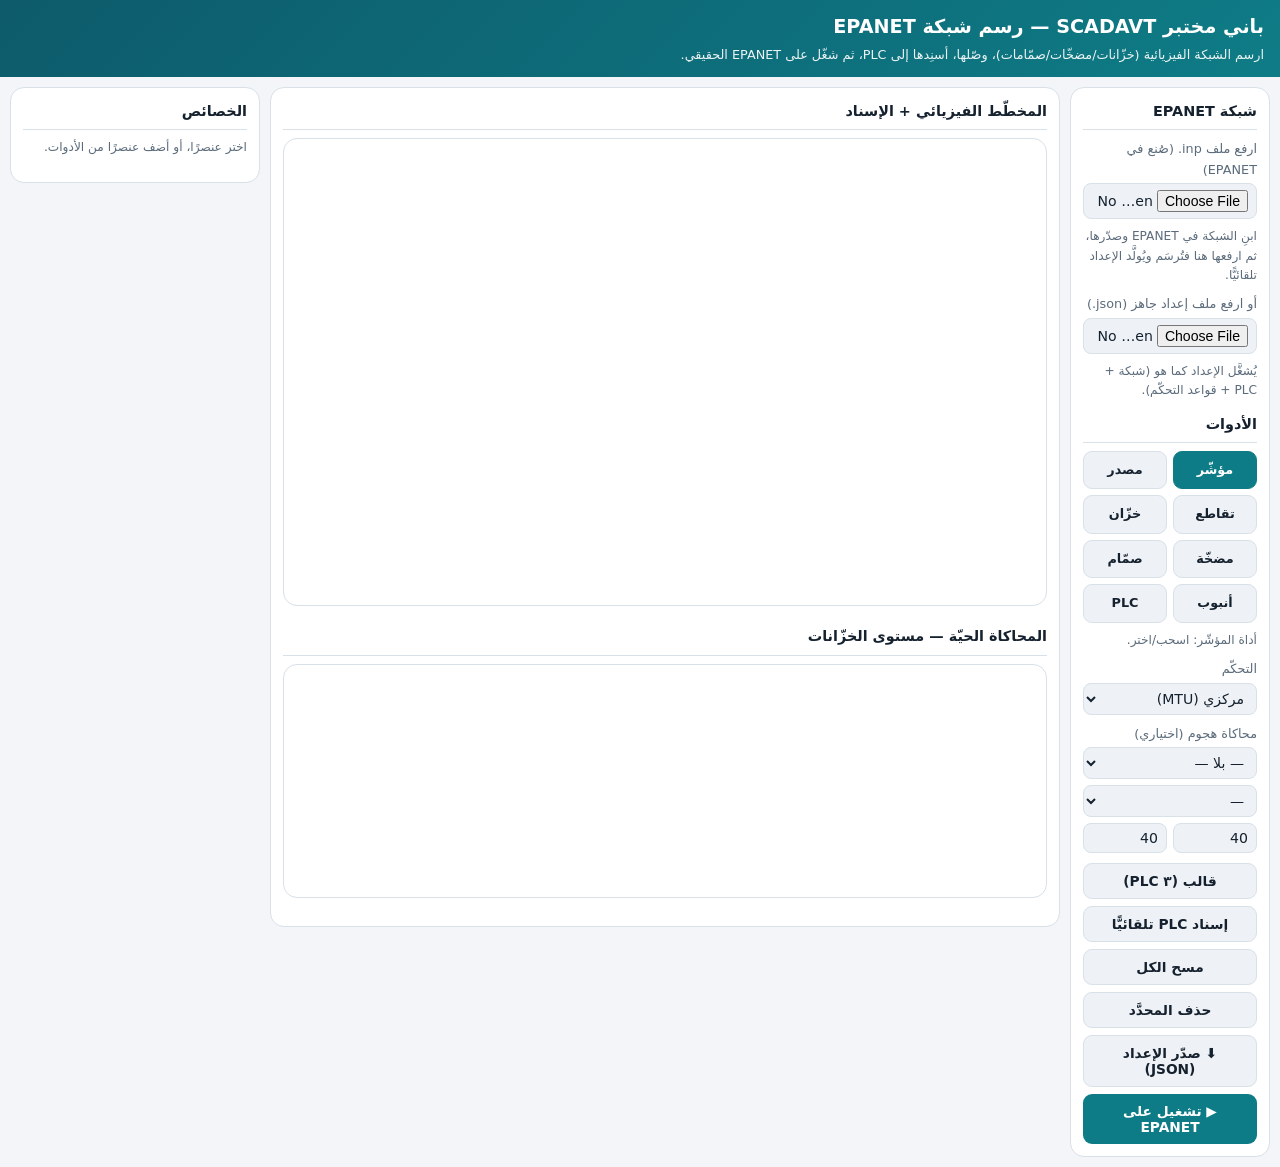
<file: scadavt/labui/static/index.html>
<!doctype html>
<html lang="ar" dir="rtl">
<head>
<meta charset="utf-8">
<title>باني مختبر SCADAVT</title>
<meta name="viewport" content="width=device-width, initial-scale=1">
<style>
:root{--bg:#f3f5f8;--surface:#fff;--sunken:#eef2f6;--ink:#15212e;--muted:#5b6b7b;--line:#d8e0e8;
 --brand:#0d5b6b;--brand2:#0e7c86;--on:#b4531f;--ok:#1c7d4d;--crit:#b0322a;--vio:#7a4fb0;
 --c0:#0e7c86;--c1:#b4531f;--c2:#3b6fb6;--c3:#8a4fb4;--c4:#1c7d4d;--c5:#b07d1f;
 --f:"IBM Plex Sans Arabic",system-ui,"Segoe UI",sans-serif;--m:"IBM Plex Mono",ui-monospace,monospace}
@media(prefers-color-scheme:dark){:root:not([data-theme=light]){--bg:#0c131a;--surface:#141e27;--sunken:#1a2630;
 --ink:#e7eef3;--muted:#93a4b4;--line:#283642;--brand:#3fb6c4;--brand2:#49c3cf;--on:#e5894f;--ok:#58c48b;--crit:#ef6a5a;--vio:#b78fe0;
 --c0:#49c3cf;--c1:#e5894f;--c2:#6fa8e0;--c3:#b78fe0;--c4:#58c48b;--c5:#d9b45a;color-scheme:dark}}
*{box-sizing:border-box}body{margin:0;background:var(--bg);color:var(--ink);font-family:var(--f);line-height:1.6}
header{background:linear-gradient(135deg,var(--brand),var(--brand2));color:#fff;padding:12px 16px}
header h1{margin:0;font-size:1.2rem}header p{margin:2px 0 0;font-size:.8rem;opacity:.92}
.app{display:grid;grid-template-columns:200px 1fr 250px;gap:10px;padding:10px;align-items:start}
.panel{background:var(--surface);border:1px solid var(--line);border-radius:14px;padding:12px}
.panel h2{font-size:.9rem;margin:0 0 8px;padding-bottom:6px;border-bottom:1px solid var(--line)}
label{font-size:.8rem;color:var(--muted);display:block;margin:9px 0 3px}
input,select{width:100%;padding:6px 8px;border:1px solid var(--line);border-radius:8px;background:var(--sunken);color:var(--ink);font-family:var(--f);font-size:.88rem}
.tools{display:grid;grid-template-columns:1fr 1fr;gap:6px}
.tool{background:var(--sunken);border:1px solid var(--line);color:var(--ink);border-radius:9px;padding:8px 4px;font-size:.8rem;font-weight:700;cursor:pointer;text-align:center}
.tool.on{background:var(--brand2);color:#fff;border-color:var(--brand2)}
button{font-family:var(--f);border:0;border-radius:9px;padding:9px 12px;font-weight:700;cursor:pointer;font-size:.86rem}
.b{background:var(--sunken);color:var(--ink);border:1px solid var(--line)}.bp{background:var(--brand2);color:#fff}
.stack{display:flex;flex-direction:column;gap:7px;margin-top:10px}
svg{width:100%;height:auto;background:var(--surface);border:1px solid var(--line);border-radius:14px;touch-action:none}
#cv{cursor:crosshair}.node{cursor:grab}
.hint{font-size:.76rem;color:var(--muted);margin-top:8px}
.msg{font-size:.8rem;padding:7px 9px;border-radius:8px;margin-top:8px}
.msg.ok{background:color-mix(in srgb,var(--ok) 15%,transparent);color:var(--ok)}
.msg.err{background:color-mix(in srgb,var(--crit) 15%,transparent);color:var(--crit)}
.leg{display:flex;flex-wrap:wrap;gap:10px;font-size:.74rem;color:var(--muted);margin-top:8px}
.leg i{display:inline-block;width:16px;border-top:3px solid;vertical-align:middle;margin-inline-end:4px}
svg text{fill:var(--ink)}
.row{display:flex;gap:6px}
@media(max-width:860px){.app{grid-template-columns:1fr}}
</style>
</head>
<body>
<header><h1>باني مختبر SCADAVT — رسم شبكة EPANET</h1>
<p>ارسم الشبكة الفيزيائية (خزّانات/مضخّات/صمّامات)، وصّلها، أسنِدها إلى PLC، ثم شغّل على EPANET الحقيقي.</p></header>
<div class="app">
  <!-- palette -->
  <div class="panel">
    <h2>شبكة EPANET</h2>
    <label>ارفع ملف ‎.inp‎ (صُنع في EPANET)</label>
    <input type="file" accept=".inp,.txt" id="inpfile"
           onchange="if(this.files[0])uploadInp(this.files[0])">
    <div class="hint">ابنِ الشبكة في EPANET وصدّرها، ثم ارفعها هنا فتُرسَم ويُولَّد الإعداد تلقائيًّا.</div>
    <label>أو ارفع ملف إعداد جاهز (‎.json‎)</label>
    <input type="file" accept=".json" id="cfgfile"
           onchange="if(this.files[0])uploadCfg(this.files[0])">
    <div class="hint">يُشغَّل الإعداد كما هو (شبكة + PLC + قواعد التحكّم).</div>
    <h2 style="margin-top:12px">الأدوات</h2>
    <div class="tools" id="tools"></div>
    <div class="hint" id="toolhint">أداة المؤشّر: اسحب/اختر.</div>
    <label>التحكّم</label>
    <select id="placement" onchange="state.placement=this.value;state.mtu=(this.value=='mtu')">
      <option value="mtu">مركزي (MTU)</option>
      <option value="plc">محلّي (بلا MTU)</option>
      <option value="distributed">موزّع</option>
    </select>
    <label>محاكاة هجوم (اختياري)</label>
    <select id="atkkind"><option value="">— بلا —</option>
      <option value="dos">DoS (تجميد)</option><option value="integrity">سلامة (إطفاء قسري)</option></select>
    <select id="atktgt" style="margin-top:6px"></select>
    <div class="row" style="margin-top:6px">
      <input id="atkstart" type="number" value="40" title="بداية"><input id="atkdur" type="number" value="40" title="مدّة"></div>
    <div class="stack">
      <button class="b" onclick="loadTemplate()">قالب (٣ PLC)</button>
      <button class="b" onclick="autoAssign()">إسناد PLC تلقائيًّا</button>
      <button class="b" onclick="clearAll()">مسح الكل</button>
      <button class="b" onclick="delSel()">حذف المحدَّد</button>
      <button class="b" onclick="exportCfg()">⬇ صدّر الإعداد (JSON)</button>
      <button class="bp" onclick="run()">▶ تشغيل على EPANET</button>
    </div>
    <div id="msg"></div>
  </div>
  <!-- canvas + chart -->
  <div class="panel">
    <h2>المخطّط الفيزيائي + الإسناد</h2>
    <svg id="cv" viewBox="0 0 720 440" role="img" aria-label="لوحة الرسم"></svg>
    <h2 style="margin-top:12px">المحاكاة الحيّة — مستوى الخزّانات</h2>
    <svg id="ch" viewBox="0 0 720 220" role="img" aria-label="المحاكاة"></svg>
    <div class="leg" id="leg"></div>
  </div>
  <!-- properties -->
  <div class="panel"><h2>الخصائص</h2><div id="props"><p class="hint">اختر عنصرًا، أو أضف عنصرًا من الأدوات.</p></div></div>
</div>
<script>
const KINDS={reservoir:{t:'مصدر',node:1,col:'--on',p:{head:50}},
 junction:{t:'تقاطع',node:1,col:'--muted',p:{demand:11,elev:0}},
 tank:{t:'خزّان',node:1,col:'--brand2',p:{init:3.5,min:0.1,max:6,diam:6,elev:20}},
 pump:{t:'مضخّة',node:0,col:'--ok',p:{power:11}},
 valve:{t:'صمّام',node:0,col:'--vio',p:{vtype:'TCV',setting:5,diam:300}},
 pipe:{t:'أنبوب',node:0,col:'--line',p:{diam:300}},
 plc:{t:'PLC',node:1,col:'--brand',p:{}}};
const PFX={reservoir:'R',junction:'J',tank:'T',pump:'P',valve:'V',pipe:'PI',plc:'PLC'};
const C=['--c0','--c1','--c2','--c3','--c4','--c5'];
const cssv=v=>getComputedStyle(document.documentElement).getPropertyValue(v).trim();
const state={els:[],ctr:{},tool:'pointer',sel:null,pend:null,mtu:true,placement:'mtu',
 proto:'modbus',loadedCfg:null,levels:{},pumpOn:{}};
function dirty(){state.loadedCfg=null;}   // any edit => rebuild config from the canvas

// palette
document.getElementById('tools').innerHTML=
 `<div class="tool on" data-t="pointer">مؤشّر</div>`+
 Object.keys(KINDS).map(k=>`<div class="tool" data-t="${k}">${KINDS[k].t}</div>`).join('');
document.querySelectorAll('.tool').forEach(b=>b.onclick=()=>{state.tool=b.dataset.t;state.pend=null;
 document.querySelectorAll('.tool').forEach(x=>x.classList.toggle('on',x===b));
 document.getElementById('toolhint').textContent=
  b.dataset.t==='pointer'?'أداة المؤشّر: اسحب/اختر.':
  (KINDS[b.dataset.t].node?'انقر اللوحة لوضع العنصر.':'انقر عقدتين لوصلهما بـ'+KINDS[b.dataset.t].t+'.');});

function nid(kind){state.ctr[kind]=(state.ctr[kind]||0)+1;return PFX[kind]+state.ctr[kind];}
function el(id){return state.els.find(e=>e.id===id);}
function nodes(){return state.els.filter(e=>KINDS[e.kind].node && e.kind!=='plc');}
function plcs(){return state.els.filter(e=>e.kind==='plc');}
function nodeAt(x,y){return state.els.filter(e=>KINDS[e.kind].node)
  .find(e=>Math.hypot(e.x-x,e.y-y)<24);}

function addNode(kind,x,y){dirty();const e={id:nid(kind),kind,x,y,props:{...KINDS[kind].p},plc:null,rulesText:''};
  state.els.push(e);select(e.id);render();}
function addLink(kind,n1,n2){dirty();const e={id:nid(kind),kind,n1,n2,props:{...KINDS[kind].p},plc:null};
  state.els.push(e);select(e.id);render();}

// canvas events
const cv=document.getElementById('cv');
cv.addEventListener('pointerdown',ev=>{
  const p=pt(ev),hit=nodeAt(p.x,p.y);
  if(state.tool==='pointer'){
    if(hit){select(hit.id);const p0={x:hit.x,y:hit.y},s=p;
      const mv=e=>{const q=pt(e);hit.x=p0.x+(q.x-s.x);hit.y=p0.y+(q.y-s.y);render();};
      const up=()=>{removeEventListener('pointermove',mv);removeEventListener('pointerup',up);};
      addEventListener('pointermove',mv);addEventListener('pointerup',up);}
    else{select(null);} return;
  }
  const K=KINDS[state.tool];
  if(K.node){addNode(state.tool,p.x,p.y);}
  else{ if(!hit)return; // link: pick two nodes
    if(!state.pend){state.pend=hit.id;select(hit.id);msg('اختر العقدة الثانية…',true);}
    else if(state.pend!==hit.id){addLink(state.tool,state.pend,hit.id);state.pend=null;}}
});
function pt(e){const r=cv.getBoundingClientRect();return{x:(e.clientX-r.left)/r.width*720,y:(e.clientY-r.top)/r.height*440};}

function select(id){state.sel=id;showProps();render();}
function delSel(){if(!state.sel)return;dirty();const e=el(state.sel);
  state.els=state.els.filter(x=>x!==e && !(x.n1===e.id||x.n2===e.id));state.sel=null;showProps();render();}
function clearAll(){state.els=[];state.ctr={};state.sel=null;state.inpText=null;showProps();render();}

// ---- render ----
function render(){
  const s=[];const P=id=>el(id);
  // links
  state.els.filter(e=>!KINDS[e.kind].node).forEach(e=>{const a=P(e.n1),b=P(e.n2);if(!a||!b)return;
    const col=e.kind==='pipe'?'var(--line)':`var(${KINDS[e.kind].col})`;
    s.push(`<line x1="${a.x}" y1="${a.y}" x2="${b.x}" y2="${b.y}" stroke="${col}" stroke-width="${e.kind==='pipe'?2:3}" ${state.sel===e.id?'stroke-dasharray="2 3"':''}/>`);
    const mx=(a.x+b.x)/2,my=(a.y+b.y)/2;
    if(e.kind!=='pipe'){const on=(state.pumpOn||{})[e.id];
      const fill=(e.kind==='pump'&&on)?'var(--ok)':'var(--surface)';
      s.push(`<circle cx="${mx}" cy="${my}" r="11" fill="${fill}" stroke="${col}" stroke-width="2"/><text x="${mx}" y="${my+3}" text-anchor="middle" font-size="8" font-weight="700" fill="${(e.kind==='pump'&&on)?'#fff':'var(--ink)'}">${e.kind==='pump'?'P':'V'}</text>`);}
    s.push(`<text x="${mx}" y="${my-14}" text-anchor="middle" font-size="9" fill="var(--muted)">${e.id}${e.plc?' ['+e.plc+']':''}</text>`);});
  // nodes
  state.els.filter(e=>KINDS[e.kind].node).forEach(e=>{const col=`var(${KINDS[e.kind].col})`;
    const sel=state.sel===e.id?'stroke-width="3.5"':'stroke-width="2"';
    if(e.kind==='tank'){s.push(`<rect x="${e.x-16}" y="${e.y-16}" width="32" height="32" rx="4" fill="var(--surface)" stroke="${col}" ${sel}/>`);
      const lv=(state.levels||{})[e.id],mx=(+e.props.max||6);
      if(lv!=null){const h=Math.max(0,Math.min(1,lv/mx))*30;
        s.push(`<rect x="${e.x-15}" y="${e.y+15-h}" width="30" height="${h.toFixed(1)}" rx="2" fill="var(--brand2)" fill-opacity="0.55"/>`);}}
    else if(e.kind==='plc'){s.push(`<rect x="${e.x-20}" y="${e.y-14}" width="40" height="28" rx="6" fill="var(--surface)" stroke="${col}" ${sel}/>`);}
    else{s.push(`<circle cx="${e.x}" cy="${e.y}" r="16" fill="var(--surface)" stroke="${col}" ${sel}/>`);}
    s.push(`<text x="${e.x}" y="${e.y+4}" text-anchor="middle" font-size="9.5" font-weight="700">${e.id}</text>`);
    if(e.plc&&e.kind!=='plc')s.push(`<text x="${e.x}" y="${e.y+26}" text-anchor="middle" font-size="8" fill="var(--brand)">[${e.plc}]</text>`);});
  cv.innerHTML=s.join('');
  // attack target list
  const tg=document.getElementById('atktgt');const cur=tg.value;
  tg.innerHTML=plcs().map(p=>`<option>${p.id}</option>`).join('')||'<option value="">—</option>';
  if([...tg.options].some(o=>o.value===cur))tg.value=cur;
}

// ---- properties ----
function showProps(){const e=el(state.sel);const d=document.getElementById('props');
  if(!e){d.innerHTML='<p class="hint">اختر عنصرًا، أو أضف عنصرًا من الأدوات.</p>';return;}
  let h=`<label>النوع</label><input value="${KINDS[e.kind].t} (${e.id})" disabled>`;
  for(const k in e.props){h+=`<label>${k}</label><input value="${e.props[k]}" onchange="el('${e.id}').props['${k}']=this.value;dirty()">`;}
  if(e.kind==='plc'){
    const owned=state.els.filter(x=>x.plc===e.id).map(x=>x.id).join('، ')||'—';
    h+=`<label>العناصر المُسنَدة</label><div class="hint">${owned}</div>
      <label>تعليمات التحكّم (قواعد هذا الـPLC)</label>
      <textarea style="width:100%;height:120px;background:var(--sunken);color:var(--ink);border:1px solid var(--line);border-radius:8px;font-family:var(--m);font-size:.78rem;direction:ltr;text-align:left;padding:6px"
        onchange="el('${e.id}').rulesText=this.value;dirty()">${e.rulesText||''}</textarea>
      <div class="hint">مثال: IF TANK T1 LEVEL BELOW 2.5 THEN PUMP P1 STATUS IS OPEN</div>`;
  } else if(['tank','junction','reservoir','pump','valve'].includes(e.kind)){
    h+=`<label>مُسنَد إلى PLC</label><select onchange="el('${e.id}').plc=this.value||null;dirty();render();showProps()">
      <option value="">— بلا —</option>${plcs().map(p=>`<option ${e.plc===p.id?'selected':''}>${p.id}</option>`).join('')}</select>`;
    const reg={tank:'LEV (مستوى، مدخل)',junction:'PRS (ضغط، مدخل)',reservoir:'HEAD (مدخل)',
      pump:'CMD (حالة، مخرج) + FLOW',valve:'SET (ضبط، مخرج) + FLOW'}[e.kind];
    if(reg)h+=`<div class="hint">السجلّ المُولَّد: <b>${e.id}_${reg}</b></div>`;}
  d.innerHTML=h;}
function msg(t,ok){document.getElementById('msg').innerHTML=`<div class="msg ${ok?'ok':'err'}">${t}</div>`;}

// ---- build design + run ----
function buildDesign(){
  const ns=nodes().map(e=>({id:e.id,kind:e.kind,x:Math.round(e.x/40),y:Math.round((440-e.y)/40),
    ...num(e.props)}));
  const ls=state.els.filter(e=>!KINDS[e.kind].node).map(e=>({id:e.id,kind:e.kind,n1:e.n1,n2:e.n2,...num(e.props)}));
  const pl=plcs().map(p=>({id:p.id,elements:state.els.filter(e=>e.plc===p.id).map(e=>e.id)}));
  const design={name:'drawn',hours:72,nodes:ns,links:ls};
  if(state.inpText)design.inp_text=state.inpText;   // run the uploaded EPANET file authoritatively
  const rules_text=plcs().map(p=>p.rulesText||'').filter(Boolean).join('\n');
  return {design,plcs:pl,rules_text};
}

// upload an EPANET .inp -> parse on the server -> draw it here
async function uploadInp(file){
  const text=await file.text();
  try{const r=await fetch('import_inp',{method:'POST',headers:{'Content-Type':'application/json'},
        body:JSON.stringify({inp:text})});
      if(!r.ok)throw 0; const j=await r.json(); loadDesign(j.design);
      msg('رُسِمت الشبكة وأُنشئ الإعداد تلقائيًّا ✔ ('+JSON.stringify(j.summary.by_kind).replace(/[{}"]/g,'')+') — اضغط ▶ تشغيل، وشاهد.',true);}
  catch(e){msg('رفع الملف يحتاج الخادم: شغّل python -m scadavt.labui وافتح الصفحة منه.',false);}
}
function loadDesign(design){
  clearAll(); state.inpText=design.inp_text||null;
  const ns=design.nodes||[],xs=ns.map(n=>n.x||0),ys=ns.map(n=>n.y||0);
  const mnx=Math.min(...xs),mxx=Math.max(...xs),mny=Math.min(...ys),mxy=Math.max(...ys);
  const sx=v=>70+((v-mnx)/((mxx-mnx)||1))*580, sy=v=>380-((v-mny)/((mxy-mny)||1))*300;
  ns.forEach(n=>{const e={id:n.id,kind:n.kind,x:sx(n.x||0),y:sy(n.y||0),props:{},plc:null};
    for(const k in n)if(!['id','kind','x','y'].includes(k))e.props[k]=n[k];bump(n.kind,n.id);state.els.push(e);});
  (design.links||[]).forEach(l=>{const e={id:l.id,kind:l.kind,n1:l.n1,n2:l.n2,props:{},plc:null};
    for(const k in l)if(!['id','kind','n1','n2'].includes(k))e.props[k]=l[k];bump(l.kind,l.id);state.els.push(e);});
  autoAssign();            // configuration (PLCs + register bindings + rules) is generated automatically
}
function num(o){const r={};for(const k in o){const v=o[k];r[k]=(v!==''&&!isNaN(+v))?+v:v;}return r;}
function getAttacks(){const k=document.getElementById('atkkind').value;if(!k)return[];
  const s=+document.getElementById('atkstart').value,d=+document.getElementById('atkdur').value;
  return[{kind:k,target:document.getElementById('atktgt').value,start:s,end:s+d}];}

// create a PLC per tank and bind nearby pumps/valves (one-click runnable lab)
function rulesFor(T,P){return (T&&P)?
  `IF TANK ${T} LEVEL BELOW 2.5 THEN PUMP ${P} STATUS IS OPEN\n`+
  `IF TANK ${T} LEVEL ABOVE 5.0 THEN PUMP ${P} STATUS IS CLOSED`:'';}
function autoAssign(){
  dirty();
  state.els=state.els.filter(e=>e.kind!=='plc');
  state.els.forEach(e=>{if(e.kind!=='plc')e.plc=null;});
  const tanks=state.els.filter(e=>e.kind==='tank');
  if(!tanks.length){msg('لا خزّانات في الشبكة. ارفع ملف .inp فيه خزّان.',false);return;}
  const adj={};nodes().forEach(n=>adj[n.id]=[]);
  const links=state.els.filter(e=>!KINDS[e.kind].node);
  links.forEach(l=>{if(adj[l.n1])adj[l.n1].push(l.n2);if(adj[l.n2])adj[l.n2].push(l.n1);});
  const plcOfTank={};
  tanks.forEach((t,i)=>{const id='PLC'+(i+1);state.ctr.plc=Math.max(state.ctr.plc||0,i+1);
    state.els.push({id,kind:'plc',x:Math.min(690,t.x+70),y:t.y,props:{},plc:null});
    t.plc=id;plcOfTank[t.id]=id;});
  links.filter(l=>l.kind==='pump'||l.kind==='valve').forEach(l=>{
    const seen=new Set([l.n1,l.n2]),q=[l.n1,l.n2];let found=null;
    while(q.length){const c=q.shift();const nd=el(c);if(nd&&nd.kind==='tank'){found=c;break;}
      (adj[c]||[]).forEach(x=>{if(!seen.has(x)){seen.add(x);q.push(x);}});}
    l.plc=plcOfTank[found]||plcOfTank[tanks[0].id];});
  plcs().forEach(p=>{const T=state.els.find(e=>e.kind==='tank'&&e.plc===p.id);
    const P=state.els.find(e=>e.kind==='pump'&&e.plc===p.id);
    p.rulesText=rulesFor(T&&T.id,P&&P.id);});
  render();showProps();
  msg('أُسنِدت '+tanks.length+' PLC تلقائيًّا، وكُتبت تعليمات التحكّم لكلٍّ. عدّلها إن شئت ثم شغّل.',true);
}

async function run(){
  if(nodes().filter(e=>e.kind==='tank').length===0){msg('ارفع شبكة EPANET فيها خزّان أولًا.',false);return;}
  const attacks=getAttacks();
  let cfg=state.loadedCfg;           // uploaded configuration runs as-is
  try{
    if(!cfg){
      if(plcs().length===0){msg('اضغط «إسناد PLC تلقائيًّا»، أو أضِف PLC وأسنِد إليه عناصر.',false);return;}
      if(!state.els.some(e=>e.plc&&e.kind!=='plc')){msg('أسنِد عنصرًا إلى PLC (أو «إسناد تلقائي»).',false);return;}
      msg('جارٍ التركيب والتشغيل…',true);
      const {design,plcs,rules_text}=buildDesign();
      const cr=await fetch('compose',{method:'POST',headers:{'Content-Type':'application/json'},
        body:JSON.stringify({design,plcs,rules_text,with_mtu:state.mtu,protocol:state.proto})});
      if(!cr.ok)throw 0; const cj=await cr.json();
      if(cj.issues.length){msg('مشاكل: '+cj.issues.join(' ؛ '),false);return;}
      cfg=cj.config;
    } else {msg('جارٍ تشغيل الإعداد المرفوع…',true);}
    const rr=await fetch('run',{method:'POST',headers:{'Content-Type':'application/json'},
      body:JSON.stringify({config:cfg,cycles:120,attacks})});
    const j=await rr.json();
    if(!Object.keys(j.traces||{}).length){msg('شُغّل، لكن لا خزّان مُسنَد لعرضه.',true);return;}
    msg((j.engine==='epanet'?'EPANET الحقيقي ✔':'الخادم ✔')+(attacks.length?' (مع هجوم)':'')+' — شاهد الخزّان والمضخّة.',true);
    animate(j,attacks[0]);
  }catch(e){msg('لا يوجد خادم. شغّل: python -m scadavt.labui ثم افتح الصفحة منه.',false);}
}

// ---- live animation: tanks fill/drain + pumps toggle on the diagram + chart ----
let anim;
function animate(resp,atk){
  const frames=resp.frames||[],traces=resp.traces||{};
  const ids=frames.length?Object.keys(frames[0].tanks):Object.keys(traces);
  const ser=id=>frames.length?frames.map(f=>f.tanks[id]):(traces[id]||[]);
  const T=frames.length?frames.length:(traces[ids[0]]||[]).length;
  let ymax=6; ids.forEach(id=>ser(id).forEach(v=>{if(v>ymax)ymax=Math.ceil(v);}));
  document.getElementById('leg').innerHTML=ids.map((id,i)=>`<span><i style="border-color:${cssv(C[i%6])}"></i>${id}</span>`).join('')
    +'  <span>الخزّان يمتلئ أزرق · المضخّة تضيء أخضر عند التشغيل</span>';
  clearInterval(anim);let k=1;
  const draw=()=>{
    if(frames.length){const f=frames[Math.min(k-1,frames.length-1)];
      state.levels=f.tanks;state.pumpOn=f.pumps;render();}
    const W=720,H=220,ml=38,mr=12,mt=12,mb=24,iw=W-ml-mr,ih=H-mt-mb;
    const X=t=>ml+t/((T-1)||1)*iw,Y=v=>mt+ih-(v/ymax)*ih;const s=[];
    for(let g=0;g<=ymax;g+=Math.max(1,Math.round(ymax/3)))s.push(`<line x1="${ml}" y1="${Y(g)}" x2="${W-mr}" y2="${Y(g)}" stroke="var(--line)"/><text x="${ml-6}" y="${Y(g)+4}" text-anchor="end" font-size="9" fill="var(--muted)">${g}</text>`);
    [2.5,5.0].forEach(th=>s.push(`<line x1="${ml}" y1="${Y(th)}" x2="${W-mr}" y2="${Y(th)}" stroke="var(--muted)" stroke-dasharray="6 5"/>`));
    if(atk){const xs=X(Math.min(atk.start,T-1)),xe=X(Math.min(atk.end,T-1));
      s.push(`<line x1="${xs}" y1="${mt}" x2="${xs}" y2="${mt+ih}" stroke="var(--on)" stroke-width="2"/><line x1="${xe}" y1="${mt}" x2="${xe}" y2="${mt+ih}" stroke="var(--on)" stroke-dasharray="3 3"/><text x="${(xs+xe)/2}" y="${mt+9}" text-anchor="middle" font-size="9" fill="var(--on)">هجوم ${atk.kind}@${atk.target}</text>`);}
    ids.forEach((id,i)=>{const d=ser(id).slice(0,k).map((v,t)=>`${X(t).toFixed(1)},${Y(v).toFixed(1)}`).join(' ');
      s.push(`<polyline points="${d}" fill="none" stroke="${cssv(C[i%6])}" stroke-width="2.3"/>`);});
    document.getElementById('ch').innerHTML=s.join('');k+=1;if(k>T)clearInterval(anim);};
  anim=setInterval(draw,70);draw();}

// ---- export the built configuration as a .json file ----
async function exportCfg(){
  let cfg=state.loadedCfg;
  try{
    if(!cfg){
      if(!state.els.some(e=>e.plc&&e.kind!=='plc')){msg('أسنِد عنصرًا إلى PLC أولًا (أو «إسناد تلقائي»).',false);return;}
      const {design,plcs,rules_text}=buildDesign();
      const cr=await fetch('compose',{method:'POST',headers:{'Content-Type':'application/json'},
        body:JSON.stringify({design,plcs,rules_text,with_mtu:state.mtu,protocol:state.proto})});
      if(!cr.ok)throw 0; const cj=await cr.json();
      if(cj.issues.length){msg('مشاكل: '+cj.issues.join(' ؛ '),false);return;}
      cfg=cj.config;
    }
    const blob=new Blob([JSON.stringify(cfg,null,2)],{type:'application/json'});
    const a=document.createElement('a');a.href=URL.createObjectURL(blob);
    a.download=(cfg.name||'lab')+'.json';a.click();URL.revokeObjectURL(a.href);
    msg('نُزِّل ملف الإعداد: '+(cfg.name||'lab')+'.json',true);
  }catch(e){msg('التصدير يحتاج الخادم (python -m scadavt.labui).',false);}
}

// ---- upload a ready configuration (.json) and run it as-is ----
async function uploadCfg(file){
  try{const cfg=JSON.parse(await file.text());
    if(!cfg.epanet){msg('ملف الإعداد يجب أن يحوي قسم epanet.',false);return;}
    loadConfig(cfg);state.loadedCfg=cfg;
    msg('حُمّل الإعداد (شبكة + PLC + قواعد). اضغط ▶ تشغيل.',true);}
  catch(e){msg('تعذّر قراءة ملف الإعداد (JSON غير صالح).',false);}
}
function fmtRule(r){
  const c=r.if.map(x=>x.kind==='system'?`SYSTEM TIME ${x.op} ${x.value}`:
    x.kind==='tank'?`TANK ${x.comp} LEVEL ${String(x.op).toUpperCase()} ${x.value}`:
    `${x.kind.toUpperCase()} ${x.comp} ${String(x.attr).toUpperCase()} IS ${String(x.value).toUpperCase()}`).join(' AND ');
  const a=r.then.map(x=>x.attr==='status'?`${x.kind.toUpperCase()} ${x.comp} STATUS IS ${String(x.value).toUpperCase()}`:
    `${x.kind.toUpperCase()} ${x.comp} SETTING IS ${x.value}`).join(' AND ');
  return `IF ${c} THEN ${a}`;
}

// ---- template from /make (so you can start from a ready lab and edit) ----
async function loadTemplate(){
  try{const r=await fetch('make?plcs=3&mtu=true');const cfg=await r.json();loadConfig(cfg);
      msg('حُمّل قالب ٣ PLC. عدّله أو شغّله.',true);}
  catch(e){msg('القالب يحتاج الخادم.',false);}
}
function loadConfig(cfg){
  clearAll();const ep=cfg.epanet;const gx=e=>120+(e.x||0)*90, gy=e=>80+(e.y||0)*70;
  const plcMap={};(ep.plcs||[]).forEach((p,i)=>{const e={id:p.id,kind:'plc',x:560,y:70+i*90,props:{},plc:null};
    state.els.push(e);state.ctr.plc=Math.max(state.ctr.plc||0,i+1);});
  (ep.nodes||[]).forEach(n=>{const e={id:n.id,kind:n.kind,x:gx(n),y:gy(n),props:{},plc:owner(ep,n.id)};
    for(const k in n)if(!['id','kind','x','y'].includes(k))e.props[k]=n[k];bump(n.kind,n.id);state.els.push(e);});
  (ep.links||[]).forEach(l=>{const e={id:l.id,kind:l.kind,n1:l.n1,n2:l.n2,props:{},plc:owner(ep,l.id)};
    for(const k in l)if(!['id','kind','n1','n2'].includes(k))e.props[k]=l[k];bump(l.kind,l.id);state.els.push(e);});
  // populate each PLC's editable control instructions from the config's rules
  const byPlc={};(ep.rules||[]).forEach(r=>{const comp=r.then&&r.then[0]&&r.then[0].comp;
    const p=comp?owner(ep,comp):null;if(p)(byPlc[p]=byPlc[p]||[]).push(fmtRule(r));});
  plcs().forEach(p=>p.rulesText=(byPlc[p.id]||[]).join('\n'));
  render();showProps();
}
function owner(ep,id){const p=(ep.plcs||[]).find(p=>p.elements.includes(id));return p?p.id:null;}
function bump(kind,id){const n=parseInt(String(id).replace(/\D/g,''))||0;state.ctr[kind]=Math.max(state.ctr[kind]||0,n);}

render();
</script>
</body>
</html>
</file>
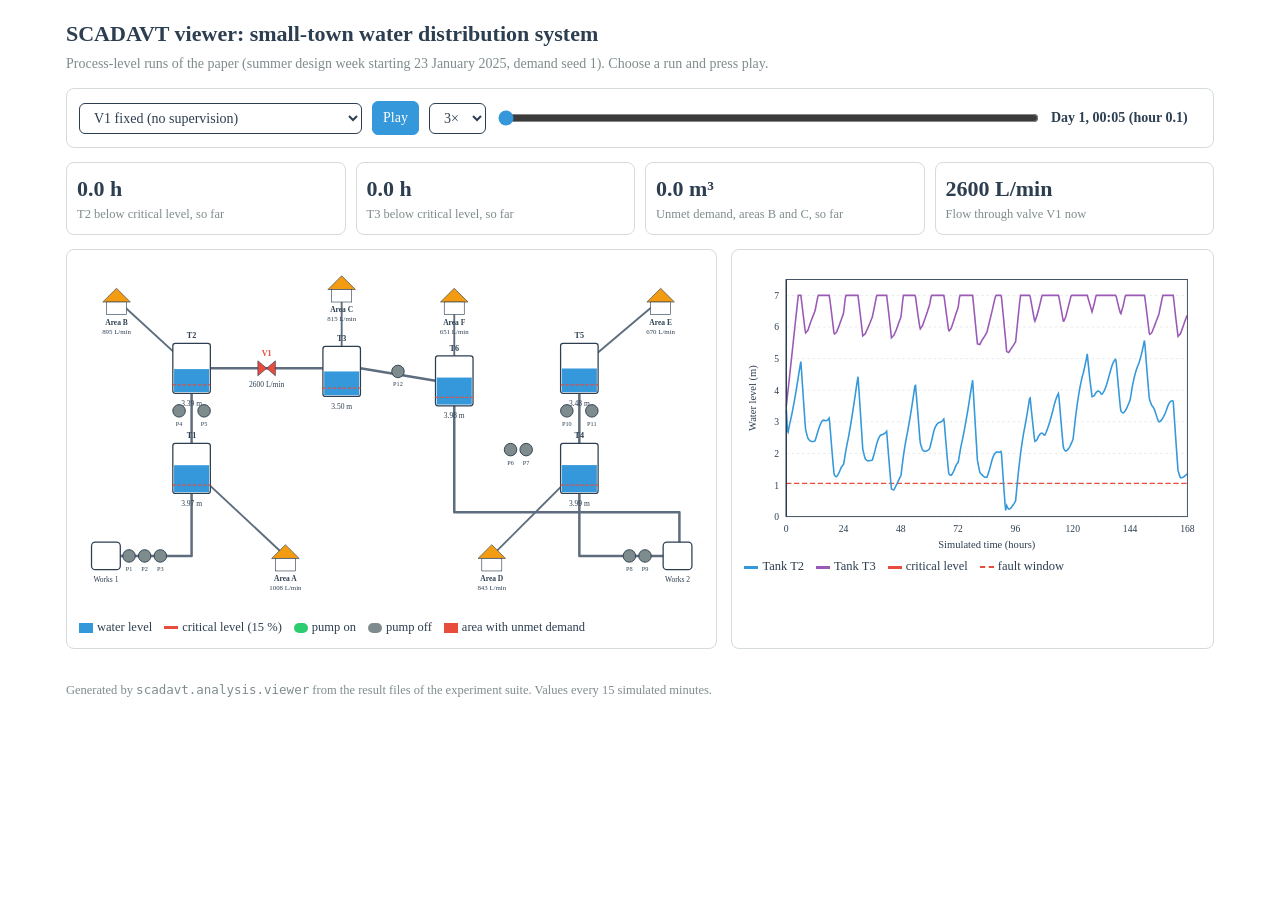
<file: docs/viewer.html>
<!doctype html>
<html lang="en"><head><meta charset="utf-8">
<meta name="viewport" content="width=device-width, initial-scale=1">
<title>SCADAVT Viewer</title>
<style>
:root{--blue:#3498DB;--red:#E74C3C;--green:#2ECC71;--orange:#F39C12;--purple:#9B59B6;
--ink:#2C3E50;--muted:#7F8C8D;--line:#D5DBDB;--bg:#FFFFFF;--panel:#FFFFFF;}
*{box-sizing:border-box}
[hidden]{display:none!important}
body{margin:0;background:var(--bg);color:var(--ink);font:14px/1.45 Georgia,"Times New Roman",serif}
header{padding:18px 16px 6px;max-width:1180px;margin:0 auto}
h1{font-size:22px;margin:0 0 4px}
p.sub{margin:0;color:var(--muted)}
main{max-width:1180px;margin:0 auto;padding:8px 16px 32px;display:grid;gap:14px;grid-template-columns:1fr}
.card{border:1px solid var(--line);border-radius:8px;padding:12px;background:var(--panel)}
.controls{display:flex;flex-wrap:wrap;gap:10px;align-items:center}
select,button{font:inherit;padding:6px 10px;border:1px solid var(--ink);border-radius:6px;background:#fff;color:var(--ink);cursor:pointer}
button.primary{background:var(--blue);border-color:var(--blue);color:#fff}
input[type=range]{flex:1;min-width:200px;accent-color:var(--blue)}
.clock{font-weight:bold;min-width:150px}
.kpis{display:grid;grid-template-columns:repeat(auto-fit,minmax(170px,1fr));gap:10px}
.kpi{border:1px solid var(--line);border-radius:8px;padding:10px}
.kpi .v{font-size:22px;font-weight:bold}
.kpi .l{color:var(--muted);font-size:12.5px}
.grid2{display:grid;gap:14px;grid-template-columns:1fr}
@media(min-width:960px){.grid2{grid-template-columns:1.35fr 1fr}}
svg{width:100%;height:auto;display:block}
.legend{display:flex;flex-wrap:wrap;gap:12px;font-size:12.5px;color:var(--ink);margin-top:6px}
.sw{display:inline-block;width:14px;height:3px;vertical-align:middle;margin-right:4px}
.badge{display:inline-block;padding:2px 8px;border-radius:10px;font-size:12px;border:1px solid var(--red);color:var(--red)}
footer{max-width:1180px;margin:0 auto;padding:0 16px 24px;color:var(--muted);font-size:12.5px}
</style></head><body>
<header>
<h1>SCADAVT viewer: small-town water distribution system</h1>
<p class="sub">Process-level runs of the paper (summer design week starting 23 January 2025, demand seed 1). Choose a run and press play.</p>
</header>
<main>
<section class="card controls" aria-label="Playback controls">
  <select id="run" aria-label="Run"></select>
  <button id="play" class="primary">Play</button>
  <select id="speed" aria-label="Speed"><option value="1">1×</option><option value="3" selected>3×</option><option value="8">8×</option></select>
  <input id="t" type="range" min="0" value="0" aria-label="Simulated time">
  <span class="clock" id="clock"></span>
  <span id="fault" class="badge" hidden>fault active</span>
</section>
<section class="kpis" aria-label="Indicators">
  <div class="kpi"><div class="v" id="k1">0.0 h</div><div class="l">T2 below critical level, so far</div></div>
  <div class="kpi"><div class="v" id="k2">0.0 h</div><div class="l">T3 below critical level, so far</div></div>
  <div class="kpi"><div class="v" id="k3">0.0 m³</div><div class="l">Unmet demand, areas B and C, so far</div></div>
  <div class="kpi"><div class="v" id="k4">0 L/min</div><div class="l">Flow through valve V1 now</div></div>
</section>
<div class="grid2">
<section class="card"><svg id="net" viewBox="0 0 1000 560" role="img" aria-label="Water network"></svg>
<div class="legend"><span><span class="sw" style="background:var(--blue);height:10px"></span>water level</span><span><span class="sw" style="background:var(--red)"></span>critical level (15 %)</span><span><span class="sw" style="background:var(--green);height:10px;border-radius:5px"></span>pump on</span><span><span class="sw" style="background:var(--muted);height:10px;border-radius:5px"></span>pump off</span><span><span class="sw" style="background:var(--red);height:10px"></span>area with unmet demand</span></div></section>
<section class="card"><svg id="chart" viewBox="0 0 520 330" role="img" aria-label="Levels of T2 and T3"></svg>
<div class="legend"><span><span class="sw" style="background:var(--blue)"></span>Tank T2</span><span><span class="sw" style="background:var(--purple)"></span>Tank T3</span><span><span class="sw" style="background:var(--red)"></span>critical level</span><span><span class="sw" style="border-top:2px dashed var(--red);height:0"></span>fault window</span></div></section>
</div>
</main>
<footer>Generated by <code>scadavt.analysis.viewer</code> from the result files of the experiment suite. Values every 15 simulated minutes.</footer>
<script>
const DATA = {"fixed":{"h":[0.083,0.333,0.583,0.833,1.083,1.333,1.583,1.833,2.083,2.333,2.583,2.833,3.083,3.333,3.583,3.833,4.083,4.333,4.583,4.833,5.083,5.338,5.588,5.838,6.167,6.417,6.667,6.917,7.167,7.417,7.667,7.917,8.167,8.417,8.667,8.917,9.167,9.417,9.667,9.917,10.167,10.417,10.667,10.917,11.167,11.417,11.667,11.917,12.167,12.417,12.667,12.917,13.167,13.459,13.709,13.959,14.25,14.5,14.75,15.0,15.25,15.5,15.75,16.0,16.25,16.5,16.75,17.0,17.25,17.5,17.75,18.0,18.25,18.5,18.75,19.0,19.25,19.5,19.75,20.0,20.25,20.5,20.75,21.0,21.25,21.5,21.75,22.0,22.25,22.5,22.75,23.0,23.25,23.5,23.75,24.0,24.25,24.5,24.75,25.083,25.333,25.583,25.833,26.083,26.333,26.583,26.833,27.083,27.333,27.583,27.833,28.083,28.333,28.583,28.833,29.083,29.333,29.583,29.833,30.083,30.333,30.583,30.833,31.083,31.333,31.583,31.833,32.083,32.333,32.583,32.833,33.083,33.333,33.583,33.833,34.083,34.333,34.583,34.833,35.083,35.333,35.583,35.833,36.083,36.333,36.583,36.833,37.083,37.333,37.583,37.833,38.083,38.333,38.583,38.833,39.083,39.333,39.583,39.833,40.083,40.333,40.583,40.833,41.083,41.333,41.583,41.833,42.083,42.333,42.583,42.833,43.083,43.333,43.583,43.833,44.083,44.333,44.583,44.833,45.083,45.333,45.583,45.833,46.083,46.333,46.583,46.833,47.083,47.333,47.583,47.833,48.083,48.333,48.583,48.833,49.121,49.371,49.621,49.871,50.167,50.417,50.667,50.917,51.167,51.417,51.667,51.917,52.167,52.417,52.667,52.917,53.167,53.417,53.667,53.917,54.167,54.417,54.667,54.917,55.167,55.417,55.667,55.917,56.167,56.417,56.667,56.917,57.167,57.417,57.667,57.917,58.167,58.417,58.667,58.917,59.167,59.417,59.667,59.917,60.167,60.417,60.667,60.971,61.25,61.5,61.75,62.0,62.25,62.5,62.75,63.0,63.25,63.5,63.75,64.0,64.25,64.5,64.75,65.0,65.25,65.5,65.75,66.0,66.25,66.5,66.75,67.0,67.25,67.5,67.75,68.0,68.25,68.5,68.75,69.0,69.25,69.5,69.75,70.0,70.25,70.5,70.75,71.0,71.25,71.5,71.75,72.0,72.25,72.5,72.804,73.083,73.333,73.583,73.833,74.083,74.333,74.583,74.833,75.083,75.333,75.583,75.833,76.083,76.333,76.583,76.833,77.083,77.333,77.583,77.833,78.083,78.333,78.583,78.833,79.083,79.333,79.583,79.833,80.083,80.333,80.583,80.833,81.083,81.333,81.583,81.833,82.083,82.333,82.583,82.833,83.083,83.333,83.583,83.833,84.083,84.333,84.583,84.833,85.083,85.333,85.583,85.833,86.083,86.333,86.583,86.833,87.083,87.333,87.583,87.912,88.167,88.417,88.667,88.917,89.167,89.417,89.667,89.917,90.167,90.417,90.667,90.917,91.167,91.417,91.667,91.924,92.316,92.566,92.816,93.083,93.333,93.583,93.833,94.083,94.333,94.583,94.833,95.083,95.333,95.583,95.833,96.083,96.333,96.583,96.833,97.083,97.333,97.583,97.833,98.16,98.41,98.66,98.91,99.167,99.417,99.667,99.917,100.167,100.417,100.667,100.917,101.167,101.417,101.667,101.917,102.167,102.417,102.667,102.917,103.167,103.417,103.667,103.917,104.167,104.417,104.667,104.917,105.167,105.417,105.667,105.917,106.167,106.417,106.667,106.917,107.223,107.473,107.723,107.973,108.25,108.5,108.75,109.0,109.25,109.5,109.75,110.0,110.25,110.5,110.75,111.0,111.25,111.5,111.75,112.0,112.25,112.5,112.75,113.0,113.25,113.5,113.75,114.0,114.25,114.5,114.75,115.0,115.25,115.5,115.75,116.0,116.25,116.5,116.75,117.0,117.25,117.5,117.75,118.0,118.25,118.5,118.75,119.0,119.25,119.576,119.826,120.083,120.333,120.583,120.833,121.083,121.333,121.583,121.833,122.083,122.333,122.583,122.833,123.083,123.333,123.583,123.833,124.083,124.333,124.583,124.833,125.083,125.333,125.583,125.833,126.083,126.333,126.583,126.833,127.083,127.333,127.583,127.833,128.083,128.333,128.583,128.833,129.083,129.333,129.583,129.839,130.167,130.417,130.667,130.917,131.167,131.417,131.667,131.917,132.167,132.417,132.667,132.917,133.167,133.417,133.667,133.917,134.167,134.417,134.667,134.917,135.167,135.417,135.667,135.917,136.167,136.417,136.667,136.917,137.167,137.417,137.667,137.917,138.167,138.417,138.667,138.917,139.167,139.417,139.667,139.917,140.167,140.417,140.667,140.917,141.167,141.417,141.667,141.917,142.225,142.475,142.725,142.975,143.25,143.5,143.75,144.0,144.25,144.5,144.75,145.0,145.25,145.5,145.75,146.0,146.25,146.5,146.75,147.0,147.25,147.5,147.75,148.0,148.25,148.5,148.75,149.0,149.25,149.5,149.75,150.0,150.25,150.5,150.75,151.0,151.25,151.5,151.75,152.0,152.25,152.5,152.75,153.0,153.25,153.5,153.75,154.0,154.25,154.5,154.75,155.0,155.25,155.5,155.75,156.0,156.25,156.5,156.75,157.0,157.25,157.5,157.787,158.083,158.333,158.583,158.833,159.083,159.333,159.583,159.833,160.083,160.333,160.583,160.833,161.083,161.333,161.583,161.833,162.083,162.333,162.583,162.833,163.083,163.333,163.583,163.833,164.083,164.333,164.583,164.833,165.083,165.333,165.583,165.833,166.083,166.333,166.583,166.833,167.083,167.333,167.583,167.833],"T1":[3.968,3.918,3.869,3.669,3.397,3.128,2.864,2.788,3.083,3.372,3.656,3.935,4.21,4.481,4.746,5.008,5.265,5.519,5.768,6.014,6.255,6.326,6.046,5.771,5.414,4.942,4.473,4.005,3.536,3.064,2.594,2.683,2.805,2.999,3.189,3.374,3.561,3.754,3.944,4.13,4.313,4.495,4.673,4.848,5.018,5.183,5.345,5.504,5.669,5.85,6.027,6.201,6.373,5.967,5.623,5.283,4.892,4.558,4.229,3.902,3.58,3.262,2.948,2.636,2.882,3.123,3.359,3.59,3.817,4.039,4.257,4.471,4.581,4.636,4.689,4.738,4.786,4.833,4.876,4.917,5.023,5.16,5.295,5.426,5.568,5.714,5.857,5.998,6.136,6.272,6.232,5.847,5.466,5.089,4.715,4.345,4.028,3.741,3.457,3.084,2.809,2.724,3.009,3.29,3.566,3.837,4.105,4.368,4.629,4.886,5.139,5.388,5.632,5.872,6.109,6.343,6.229,5.946,5.666,5.39,4.905,4.422,3.941,3.461,2.977,2.495,2.572,2.644,2.827,3.005,3.179,3.349,3.54,3.728,3.911,4.091,4.265,4.436,4.604,4.768,4.927,5.083,5.236,5.386,5.566,5.744,5.919,6.091,6.259,6.251,5.898,5.548,5.201,4.858,4.519,4.182,3.852,3.525,3.201,2.881,2.748,2.986,3.219,3.448,3.671,3.89,4.104,4.315,4.36,4.401,4.44,4.475,4.507,4.536,4.562,4.587,4.72,4.85,4.978,5.104,5.25,5.394,5.535,5.675,5.811,5.946,6.078,6.208,6.335,6.114,5.723,5.335,5.035,4.74,4.448,4.118,3.834,3.555,3.279,2.958,2.691,2.983,3.27,3.552,3.829,4.102,4.37,4.635,4.896,5.154,5.408,5.657,5.902,6.143,6.381,6.032,5.556,5.082,4.611,4.139,3.665,3.192,2.722,2.662,2.855,3.043,3.227,3.415,3.613,3.808,3.998,4.185,4.367,4.546,4.721,4.893,5.062,5.228,5.392,5.561,5.746,5.928,6.145,6.341,6.169,5.826,5.488,5.152,4.82,4.491,4.165,3.843,3.524,3.208,2.896,2.77,3.013,3.251,3.484,3.717,3.948,4.174,4.395,4.51,4.57,4.626,4.679,4.729,4.776,4.82,4.862,4.968,5.105,5.24,5.372,5.517,5.668,5.815,5.96,6.104,6.246,6.386,6.005,5.628,5.254,4.884,4.517,4.199,3.907,3.557,3.241,2.962,2.687,2.971,3.25,3.524,3.794,4.06,4.322,4.577,4.829,5.076,5.32,5.563,5.803,6.038,6.271,6.325,6.035,5.748,5.465,4.965,4.466,3.97,3.475,2.981,2.489,2.556,2.619,2.789,2.956,3.118,3.277,3.455,3.63,3.802,3.969,4.134,4.296,4.454,4.609,4.759,4.905,5.049,5.191,5.361,5.528,5.693,5.855,6.014,6.17,6.325,6.13,5.765,5.404,5.046,4.691,4.343,3.999,3.55,3.208,2.872,2.725,2.949,3.168,3.385,3.597,3.805,3.952,3.98,4.006,4.028,4.047,4.063,4.075,4.086,4.183,4.312,4.439,4.572,4.707,4.847,4.984,5.119,5.253,5.385,5.515,5.643,5.766,5.887,6.007,6.124,6.337,6.202,5.898,5.597,5.3,5.007,4.718,4.347,4.068,3.793,3.522,3.248,2.985,2.725,2.84,3.137,3.428,3.714,3.996,4.274,4.548,4.818,5.083,5.285,5.361,5.435,5.505,5.573,5.641,5.706,5.768,5.857,6.005,6.15,6.293,6.265,5.904,5.547,5.194,4.845,4.502,4.163,3.826,3.416,3.081,2.749,2.792,3.05,3.295,3.536,3.773,4.005,4.233,4.456,4.676,4.893,5.107,5.317,5.523,5.726,5.925,6.12,6.313,6.159,5.837,5.518,5.203,4.89,4.579,4.272,3.968,3.574,3.135,2.698,2.635,2.755,2.869,2.979,3.084,3.252,3.449,3.641,3.83,4.028,4.229,4.427,4.62,4.81,4.997,5.18,5.359,5.534,5.755,5.921,6.09,6.3,6.358,6.072,5.789,5.51,5.235,4.964,4.697,4.435,4.177,3.922,3.672,3.423,3.178,2.936,2.698,3.018,3.332,3.641,3.944,4.242,4.535,4.823,5.106,5.223,5.335,5.444,5.548,5.648,5.745,5.838,5.928,6.099,6.267,6.259,5.905,5.571,5.24,4.906,4.483,4.161,3.842,3.527,3.215,2.905,2.599,2.851,3.106,3.372,3.634,3.89,4.142,4.39,4.634,4.874,5.108,5.337,5.562,5.783,6.0,6.214,6.423,6.112,5.805,5.503,5.204,4.908,4.616,4.329,4.044,3.763,3.443,3.041,2.642,2.8,2.952,3.098,3.24,3.376,3.537,3.751,3.96,4.166,4.371,4.583,4.79,4.993,5.239,5.435,5.627,5.816,6.02,6.201,6.38,6.037,5.733,5.45,5.171,4.896,4.625,4.357,4.093,3.832,3.575,3.323,3.074,2.828,2.77,3.082,3.387,3.686,3.981,4.269,4.553,4.832,5.105,5.373,5.637,5.896,6.011,6.053,6.091,6.127,6.159,6.188,6.215,6.239,6.337,6.124,5.741,5.36,4.996,4.641,4.29,3.942,3.594,3.247,2.904,2.75,2.965,3.175,3.38,3.581,3.797,4.019,4.236,4.449,4.66,4.867,5.101,5.337,5.531,5.72,5.906,6.089,6.27,6.275,5.935,5.598,5.266,4.937,4.611,4.289,3.968,3.651,3.337,3.025,2.556,2.645,2.729,2.808,2.883,2.953,3.019,3.082,3.255,3.424,3.589,3.75,3.925,4.095,4.263,4.427,4.594,4.758,4.919,5.077,5.229,5.379,5.526],"T2":[3.386,3.046,2.705,2.667,2.773,2.872,2.963,3.047,3.132,3.222,3.316,3.414,3.515,3.617,3.723,3.832,3.944,4.058,4.174,4.293,4.414,4.54,4.659,4.771,4.907,4.63,4.35,4.066,3.785,3.513,3.237,2.96,2.752,2.671,2.595,2.525,2.471,2.444,2.422,2.404,2.39,2.382,2.377,2.375,2.375,2.377,2.381,2.388,2.414,2.472,2.533,2.596,2.662,2.739,2.798,2.849,2.903,2.947,2.984,3.014,3.034,3.046,3.052,3.051,3.043,3.036,3.035,3.039,3.051,3.069,3.092,3.118,2.963,2.722,2.486,2.256,2.031,1.813,1.599,1.39,1.307,1.288,1.272,1.258,1.274,1.304,1.337,1.371,1.411,1.455,1.5,1.541,1.577,1.606,1.628,1.644,1.735,1.859,1.976,2.12,2.221,2.316,2.41,2.508,2.611,2.717,2.827,2.939,3.054,3.172,3.293,3.416,3.541,3.669,3.798,3.93,4.065,4.193,4.314,4.427,4.153,3.875,3.593,3.307,3.016,2.72,2.425,2.137,2.054,1.977,1.904,1.836,1.812,1.793,1.778,1.766,1.764,1.765,1.77,1.777,1.776,1.778,1.783,1.79,1.852,1.916,1.982,2.049,2.126,2.204,2.278,2.344,2.401,2.451,2.494,2.531,2.556,2.575,2.587,2.593,2.598,2.603,2.614,2.629,2.641,2.657,2.678,2.701,2.457,2.217,1.983,1.753,1.528,1.307,1.091,0.879,0.867,0.858,0.85,0.846,0.88,0.916,0.953,0.993,1.028,1.066,1.104,1.145,1.188,1.231,1.268,1.298,1.462,1.618,1.766,1.927,2.058,2.181,2.297,2.424,2.523,2.618,2.717,2.82,2.927,3.038,3.151,3.267,3.385,3.506,3.629,3.754,3.879,4.007,4.137,4.151,3.931,3.706,3.477,3.244,3.008,2.768,2.524,2.334,2.266,2.204,2.146,2.104,2.089,2.079,2.072,2.069,2.07,2.075,2.082,2.093,2.106,2.122,2.141,2.179,2.252,2.327,2.42,2.511,2.596,2.674,2.746,2.799,2.841,2.876,2.904,2.93,2.951,2.966,2.975,2.978,2.983,2.993,3.008,3.023,3.04,3.061,3.086,2.937,2.703,2.475,2.252,2.036,1.824,1.617,1.415,1.338,1.324,1.313,1.305,1.32,1.349,1.381,1.414,1.455,1.502,1.55,1.597,1.636,1.668,1.693,1.711,1.8,1.92,2.057,2.172,2.269,2.358,2.445,2.535,2.631,2.731,2.834,2.94,3.044,3.151,3.261,3.373,3.49,3.61,3.731,3.855,3.979,4.099,4.211,4.316,4.003,3.686,3.366,3.042,2.729,2.412,2.096,1.787,1.685,1.588,1.495,1.408,1.38,1.356,1.336,1.319,1.298,1.28,1.266,1.254,1.248,1.245,1.244,1.246,1.3,1.356,1.413,1.473,1.543,1.614,1.687,1.76,1.821,1.874,1.92,1.959,1.99,2.014,2.035,2.044,2.045,2.041,2.037,2.037,2.042,2.051,2.064,1.981,1.704,1.433,1.167,0.903,0.638,0.378,0.2,0.354,0.315,0.279,0.244,0.237,0.246,0.256,0.269,0.293,0.319,0.347,0.376,0.405,0.436,0.468,0.501,0.703,0.905,1.099,1.284,1.462,1.632,1.793,1.992,2.135,2.27,2.398,2.521,2.63,2.733,2.829,2.93,3.036,3.146,3.259,3.375,3.492,3.612,3.735,3.753,3.561,3.374,3.192,3.013,2.834,2.66,2.49,2.382,2.393,2.406,2.422,2.45,2.497,2.536,2.568,2.595,2.618,2.634,2.643,2.64,2.627,2.606,2.581,2.576,2.612,2.652,2.696,2.744,2.795,2.849,2.907,2.968,3.032,3.098,3.167,3.237,3.309,3.382,3.458,3.534,3.603,3.664,3.719,3.772,3.82,3.86,3.895,3.761,3.542,3.319,3.093,2.869,2.651,2.439,2.233,2.146,2.119,2.096,2.077,2.078,2.091,2.107,2.127,2.153,2.183,2.216,2.252,2.292,2.347,2.393,2.442,2.574,2.75,2.92,3.082,3.239,3.387,3.527,3.66,3.784,3.9,4.009,4.11,4.206,4.295,4.376,4.451,4.522,4.597,4.679,4.764,4.854,4.948,5.045,5.147,4.95,4.759,4.574,4.394,4.238,4.086,3.939,3.796,3.802,3.811,3.823,3.832,3.872,3.905,3.932,3.956,3.967,3.971,3.969,3.958,3.937,3.909,3.88,3.869,3.89,3.915,3.945,3.981,4.024,4.071,4.121,4.177,4.239,4.304,4.372,4.441,4.508,4.577,4.646,4.71,4.77,4.822,4.868,4.906,4.935,4.957,4.973,4.912,4.701,4.487,4.273,4.065,3.86,3.663,3.473,3.342,3.318,3.3,3.286,3.283,3.3,3.319,3.343,3.38,3.416,3.455,3.498,3.546,3.591,3.639,3.686,3.786,3.909,4.025,4.133,4.23,4.32,4.402,4.477,4.548,4.614,4.673,4.726,4.771,4.818,4.871,4.929,4.992,5.061,5.134,5.212,5.296,5.384,5.476,5.572,5.431,5.177,4.929,4.686,4.451,4.222,3.998,3.779,3.677,3.634,3.586,3.532,3.502,3.481,3.453,3.42,3.376,3.324,3.266,3.203,3.144,3.092,3.045,3.003,2.996,3.008,3.025,3.045,3.069,3.096,3.131,3.172,3.21,3.252,3.296,3.343,3.396,3.452,3.503,3.548,3.583,3.612,3.634,3.649,3.658,3.661,3.657,3.647,3.36,3.074,2.795,2.523,2.246,1.976,1.712,1.454,1.392,1.335,1.281,1.232,1.23,1.23,1.234,1.241,1.252,1.265,1.281,1.3,1.315,1.333,1.353],"T3":[3.5,3.674,3.848,4.022,4.196,4.37,4.545,4.72,4.894,5.07,5.246,5.422,5.597,5.773,5.95,6.126,6.302,6.476,6.649,6.823,6.996,7.0,7.0,7.0,7.0,6.843,6.685,6.528,6.372,6.218,6.064,5.91,5.815,5.835,5.855,5.875,5.907,5.963,6.019,6.075,6.13,6.182,6.234,6.285,6.335,6.381,6.427,6.473,6.535,6.632,6.728,6.825,6.921,7.0,7.0,7.0,7.0,7.0,7.0,7.0,7.0,7.0,7.0,7.0,7.0,7.0,7.0,7.0,7.0,7.0,7.0,7.0,6.9,6.751,6.602,6.452,6.296,6.137,5.978,5.82,5.777,5.793,5.809,5.825,5.862,5.91,5.958,6.006,6.057,6.109,6.161,6.213,6.267,6.321,6.375,6.43,6.563,6.735,6.907,7.0,7.0,7.0,7.0,7.0,7.0,7.0,7.0,7.0,7.0,7.0,7.0,7.0,7.0,7.0,7.0,7.0,7.0,7.0,7.0,7.0,6.843,6.685,6.528,6.37,6.207,6.044,5.881,5.718,5.733,5.748,5.763,5.778,5.82,5.863,5.905,5.947,5.991,6.036,6.08,6.124,6.172,6.219,6.266,6.313,6.406,6.498,6.591,6.683,6.778,6.873,6.968,7.0,7.0,7.0,7.0,7.0,7.0,7.0,7.0,7.0,7.0,7.0,7.0,7.0,7.0,7.0,7.0,7.0,6.838,6.677,6.515,6.353,6.18,6.007,5.833,5.66,5.678,5.697,5.715,5.733,5.776,5.818,5.861,5.903,5.957,6.01,6.064,6.118,6.168,6.218,6.269,6.319,6.498,6.676,6.854,7.0,7.0,7.0,7.0,7.0,7.0,7.0,7.0,7.0,7.0,7.0,7.0,7.0,7.0,7.0,7.0,7.0,7.0,7.0,7.0,6.953,6.81,6.668,6.525,6.389,6.265,6.14,6.016,5.942,5.969,5.996,6.023,6.058,6.111,6.164,6.218,6.271,6.325,6.379,6.433,6.489,6.55,6.611,6.672,6.746,6.846,6.945,7.0,7.0,7.0,7.0,7.0,7.0,7.0,7.0,7.0,7.0,7.0,7.0,7.0,7.0,7.0,7.0,7.0,7.0,7.0,7.0,7.0,6.902,6.756,6.61,6.463,6.323,6.185,6.048,5.91,5.879,5.902,5.924,5.947,5.992,6.047,6.103,6.159,6.217,6.277,6.336,6.396,6.452,6.505,6.559,6.613,6.742,6.909,7.0,7.0,7.0,7.0,7.0,7.0,7.0,7.0,7.0,7.0,7.0,7.0,7.0,7.0,7.0,7.0,7.0,7.0,7.0,7.0,7.0,7.0,6.808,6.615,6.423,6.231,6.039,5.847,5.655,5.464,5.459,5.454,5.449,5.444,5.481,5.517,5.554,5.59,5.618,5.647,5.675,5.703,5.736,5.769,5.802,5.835,5.914,5.993,6.071,6.15,6.227,6.305,6.382,6.46,6.543,6.627,6.711,6.795,6.872,6.95,7.0,7.0,7.0,7.0,7.0,7.0,7.0,7.0,7.0,6.935,6.742,6.548,6.354,6.16,5.964,5.768,5.567,5.222,5.213,5.203,5.193,5.209,5.239,5.269,5.298,5.327,5.355,5.383,5.411,5.442,5.473,5.504,5.534,5.719,5.904,6.089,6.273,6.456,6.639,6.822,7.0,7.0,7.0,7.0,7.0,7.0,7.0,7.0,7.0,7.0,7.0,7.0,7.0,7.0,7.0,7.0,6.965,6.86,6.755,6.65,6.546,6.442,6.339,6.235,6.184,6.236,6.288,6.34,6.399,6.472,6.544,6.617,6.692,6.771,6.851,6.93,7.0,7.0,7.0,7.0,7.0,7.0,7.0,7.0,7.0,7.0,7.0,7.0,7.0,7.0,7.0,7.0,7.0,7.0,7.0,7.0,7.0,7.0,7.0,7.0,7.0,7.0,7.0,7.0,6.933,6.832,6.731,6.631,6.523,6.411,6.3,6.189,6.18,6.222,6.265,6.307,6.372,6.448,6.525,6.601,6.676,6.75,6.823,6.897,6.976,7.0,7.0,7.0,7.0,7.0,7.0,7.0,7.0,7.0,7.0,7.0,7.0,7.0,7.0,7.0,7.0,7.0,7.0,7.0,7.0,7.0,7.0,7.0,7.0,7.0,7.0,7.0,6.934,6.868,6.802,6.735,6.671,6.607,6.543,6.478,6.548,6.617,6.687,6.756,6.847,6.937,7.0,7.0,7.0,7.0,7.0,7.0,7.0,7.0,7.0,7.0,7.0,7.0,7.0,7.0,7.0,7.0,7.0,7.0,7.0,7.0,7.0,7.0,7.0,7.0,7.0,7.0,7.0,7.0,7.0,7.0,7.0,7.0,7.0,6.973,6.892,6.811,6.73,6.652,6.583,6.514,6.444,6.42,6.485,6.551,6.616,6.689,6.776,6.863,6.951,7.0,7.0,7.0,7.0,7.0,7.0,7.0,7.0,7.0,7.0,7.0,7.0,7.0,7.0,7.0,7.0,7.0,7.0,7.0,7.0,7.0,7.0,7.0,7.0,7.0,7.0,7.0,7.0,7.0,7.0,7.0,7.0,6.901,6.751,6.602,6.453,6.296,6.136,5.975,5.814,5.77,5.784,5.797,5.811,5.848,5.897,5.945,5.993,6.042,6.09,6.139,6.187,6.237,6.288,6.339,6.389,6.469,6.562,6.655,6.748,6.839,6.928,7.0,7.0,7.0,7.0,7.0,7.0,7.0,7.0,7.0,7.0,7.0,7.0,7.0,7.0,7.0,7.0,7.0,7.0,6.832,6.664,6.496,6.328,6.172,6.015,5.859,5.703,5.723,5.744,5.765,5.786,5.837,5.889,5.94,5.991,6.046,6.1,6.154,6.209,6.259,6.309,6.36],"T4":[3.986,3.962,3.938,3.914,3.891,3.867,3.844,3.821,3.797,3.773,3.749,3.725,3.701,3.678,3.655,3.632,3.608,3.584,3.56,3.535,3.511,3.487,3.463,3.278,3.037,2.762,2.632,2.574,2.516,2.455,2.394,2.334,2.292,2.286,2.28,2.275,2.274,2.28,2.287,2.294,2.302,2.312,2.322,2.332,2.344,2.357,2.466,2.623,2.783,2.95,3.117,3.283,3.448,3.641,3.805,3.969,4.158,4.32,4.481,4.641,4.801,4.96,5.118,5.276,5.433,5.59,5.745,5.901,6.055,6.208,6.36,6.312,6.213,6.089,5.965,5.84,5.718,5.597,5.476,5.354,5.266,5.193,5.121,5.048,4.984,4.924,4.863,4.748,4.521,4.295,4.071,3.848,3.628,3.411,3.194,2.98,2.79,2.757,2.797,2.851,2.891,2.932,2.974,3.015,3.058,3.247,3.435,3.623,3.81,3.997,4.183,4.368,4.552,4.735,4.918,5.1,5.28,5.46,5.639,5.818,5.899,5.98,6.06,6.14,6.216,6.292,6.301,6.176,6.102,6.028,5.953,5.879,5.816,5.753,5.69,5.627,5.566,5.504,5.442,5.38,5.317,5.253,5.189,5.126,5.076,5.026,4.976,4.926,4.877,4.829,4.67,4.456,4.242,4.029,3.817,3.607,3.401,3.196,2.992,2.79,2.731,2.745,2.76,2.775,2.794,2.814,2.834,2.855,2.796,2.885,2.972,3.06,3.149,3.238,3.326,3.414,3.554,3.694,3.833,3.971,4.119,4.267,4.414,4.56,4.706,4.852,4.997,5.142,5.283,5.424,5.565,5.704,5.884,6.063,6.24,6.377,6.354,6.331,6.308,6.281,6.257,6.234,6.21,6.187,6.163,6.14,6.116,6.093,6.071,6.048,6.026,6.003,5.981,5.958,5.935,5.88,5.761,5.586,5.298,5.012,4.727,4.444,4.162,3.899,3.67,3.443,3.218,2.996,2.783,2.714,2.718,2.723,2.73,2.737,2.744,2.752,2.76,2.768,2.777,2.791,2.96,3.128,3.332,3.519,3.685,3.851,4.016,4.181,4.345,4.509,4.671,4.832,4.992,5.151,5.309,5.467,5.625,5.782,5.938,6.095,6.252,6.341,6.297,6.203,6.084,5.965,5.846,5.728,5.609,5.49,5.372,5.286,5.216,5.146,5.076,5.013,4.954,4.894,4.834,4.775,4.716,4.658,4.543,4.32,4.098,3.877,3.658,3.462,3.278,3.057,2.855,2.748,2.786,2.824,2.863,2.903,2.943,2.984,3.026,3.164,3.351,3.537,3.722,3.907,4.091,4.274,4.457,4.638,4.819,4.999,5.179,5.252,5.326,5.398,5.471,5.537,5.604,5.669,5.735,5.857,5.978,6.098,6.219,6.351,6.282,6.214,6.145,6.081,6.016,5.951,5.887,5.821,5.754,5.688,5.622,5.568,5.515,5.461,5.407,5.242,5.023,4.805,4.588,4.374,4.161,3.949,3.739,3.532,3.326,3.056,2.85,2.72,2.734,2.749,2.764,2.78,2.796,2.862,2.997,3.077,3.156,3.235,3.314,3.396,3.477,3.56,3.721,3.853,3.985,4.125,4.263,4.404,4.544,4.684,4.824,4.963,5.102,5.241,5.379,5.518,5.655,5.792,5.974,6.156,6.336,6.383,6.361,6.34,6.319,6.292,6.271,6.25,6.229,6.208,6.187,6.167,6.146,6.125,6.105,6.084,6.063,6.042,6.021,6.0,5.979,5.76,5.486,5.213,4.941,4.67,4.399,4.13,3.861,3.61,3.389,3.17,2.953,2.74,2.678,2.69,2.701,2.714,2.726,2.74,2.753,2.773,2.888,3.051,3.214,3.397,3.568,3.739,3.91,4.08,4.249,4.418,4.586,4.753,4.919,5.084,5.248,5.412,5.575,5.737,5.898,6.059,6.219,6.378,6.337,6.295,6.253,6.211,6.169,6.082,5.973,5.864,5.755,5.646,5.537,5.428,5.318,5.24,5.177,5.114,5.05,4.993,4.938,4.883,4.828,4.774,4.721,4.668,4.615,4.508,4.226,4.012,3.792,3.603,3.426,3.25,3.076,2.903,2.732,2.777,2.823,2.869,2.916,2.963,3.011,3.108,3.302,3.495,3.688,3.881,4.073,4.264,4.454,4.643,4.832,5.019,5.206,5.313,5.42,5.527,5.633,5.74,5.847,5.954,6.06,6.204,6.348,6.292,6.236,6.187,6.139,6.09,6.026,5.977,5.928,5.879,5.83,5.78,5.731,5.682,5.637,5.6,5.564,5.527,5.491,5.453,5.416,5.379,5.342,5.305,5.268,5.232,5.195,5.157,5.12,5.082,5.045,5.006,4.967,4.928,4.89,4.852,4.815,4.777,4.719,4.566,4.304,4.042,3.782,3.521,3.261,3.003,2.762,2.695,2.7,2.706,2.716,2.731,2.748,2.764,2.786,2.803,2.822,2.841,2.862,2.882,3.001,3.167,3.349,3.537,3.725,3.912,4.099,4.284,4.47,4.654,4.837,5.019,5.2,5.38,5.56,5.738,5.916,6.093,6.27,6.381,6.358,6.335,6.311,6.285,6.26,6.235,6.142,6.016,5.889,5.763,5.638,5.514,5.389,5.265,5.175,5.101,5.027,4.954,4.888,4.826,4.764,4.702,4.64,4.578,4.516,4.454,4.393,4.332,4.271,4.211,4.158,4.109,3.897,3.686,3.477,3.268,3.031,2.788,2.728,2.741,2.754,2.768,2.783,2.799,2.815,2.832,2.849,2.866,2.885,2.903,3.021,3.187,3.352,3.517,3.602,3.687,3.772,3.856,3.94,4.023,4.106,4.189,4.327,4.464,4.601,4.737,4.881,5.024,5.166,5.308,5.449,5.59,5.731,5.87,6.011,6.15,6.289],"T5":[3.476,3.444,3.412,3.38,3.348,3.317,3.285,3.253,3.222,3.191,3.16,3.129,3.098,3.067,3.036,3.004,2.973,2.941,2.909,2.878,2.846,2.813,2.781,3.022,3.334,3.443,3.55,3.656,3.759,3.858,3.955,4.051,4.169,4.331,4.491,4.65,4.814,4.986,5.157,5.327,5.495,5.662,5.827,5.992,6.157,6.323,6.326,6.248,6.174,6.109,6.044,5.979,5.915,5.842,5.779,5.717,5.645,5.583,5.521,5.46,5.398,5.337,5.275,5.214,5.152,5.09,5.027,4.965,4.902,4.84,4.777,4.714,4.585,4.423,4.261,4.099,3.937,3.776,3.616,3.455,3.339,3.247,3.154,3.062,2.978,2.898,2.818,2.831,3.031,3.229,3.424,3.617,3.808,3.996,4.182,4.365,4.577,4.803,5.027,5.324,5.546,5.767,5.987,6.205,6.423,6.391,6.359,6.327,6.294,6.261,6.228,6.195,6.163,6.131,6.099,6.067,6.035,6.002,5.969,5.937,5.765,5.593,5.421,5.249,5.079,4.909,4.738,4.568,4.472,4.376,4.281,4.185,4.102,4.02,3.937,3.855,3.771,3.686,3.602,3.518,3.433,3.349,3.265,3.18,3.115,3.049,2.983,2.917,2.853,2.789,2.913,3.127,3.341,3.551,3.759,3.965,4.168,4.368,4.566,4.761,4.952,5.142,5.331,5.519,5.705,5.889,6.072,6.254,6.331,6.16,5.989,5.818,5.651,5.484,5.317,5.15,5.053,4.957,4.86,4.764,4.681,4.598,4.515,4.432,4.35,4.268,4.185,4.103,4.02,3.936,3.853,3.769,3.739,3.709,3.679,3.645,3.615,3.585,3.555,3.519,3.489,3.46,3.43,3.4,3.371,3.341,3.311,3.281,3.25,3.219,3.188,3.157,3.126,3.095,3.063,2.991,2.838,2.78,2.911,3.04,3.166,3.29,3.412,3.553,3.734,3.912,4.089,4.266,4.447,4.627,4.805,4.983,5.162,5.339,5.516,5.692,5.867,6.041,6.214,6.39,6.327,6.265,6.189,6.12,6.06,6.0,5.94,5.88,5.82,5.759,5.699,5.637,5.575,5.514,5.452,5.391,5.331,5.27,5.21,5.15,5.09,5.03,4.97,4.846,4.69,4.533,4.377,4.219,4.06,3.901,3.743,3.63,3.54,3.45,3.36,3.279,3.201,3.124,3.046,2.968,2.89,2.811,2.826,3.026,3.223,3.418,3.61,3.829,4.059,4.336,4.588,4.811,5.032,5.253,5.472,5.69,5.907,6.123,6.338,6.386,6.352,6.318,6.284,6.249,6.214,6.18,6.145,6.111,6.077,6.042,6.008,5.834,5.661,5.487,5.313,5.129,4.946,4.762,4.578,4.472,4.365,4.259,4.152,4.061,3.971,3.88,3.79,3.701,3.612,3.523,3.435,3.344,3.253,3.162,3.071,3.0,2.93,2.859,2.788,2.908,3.12,3.33,3.537,3.744,3.948,4.15,4.35,4.547,4.742,4.994,5.186,5.372,5.556,5.738,5.92,6.101,6.281,6.377,6.274,6.102,5.931,5.759,5.585,5.406,5.227,5.043,4.813,4.711,4.608,4.499,4.405,4.315,4.226,4.136,4.046,3.957,3.867,3.777,3.689,3.601,3.512,3.424,3.396,3.368,3.34,3.312,3.286,3.259,3.232,3.197,3.17,3.143,3.115,3.087,3.059,3.03,3.002,2.974,2.947,2.92,2.893,2.866,2.839,2.812,2.785,3.007,3.149,3.288,3.425,3.56,3.694,3.825,3.954,4.1,4.28,4.458,4.634,4.811,4.995,5.178,5.36,5.542,5.724,5.905,6.085,6.301,6.31,6.237,6.164,6.089,6.035,5.98,5.926,5.872,5.818,5.765,5.711,5.655,5.599,5.542,5.486,5.43,5.375,5.32,5.265,5.211,5.158,5.105,5.052,4.997,4.942,4.887,4.832,4.719,4.578,4.437,4.296,4.156,4.015,3.875,3.735,3.632,3.548,3.465,3.381,3.305,3.234,3.162,3.09,3.019,2.948,2.876,2.805,2.828,3.099,3.304,3.513,3.744,3.986,4.227,4.465,4.7,4.933,5.164,5.393,5.621,5.848,6.073,6.297,6.438,6.412,6.387,6.361,6.336,6.31,6.285,6.259,6.235,6.21,6.185,6.16,6.031,5.901,5.771,5.642,5.509,5.377,5.244,5.111,5.04,4.968,4.896,4.824,4.761,4.699,4.635,4.554,4.491,4.428,4.366,4.302,4.237,4.172,4.107,4.047,3.998,3.948,3.898,3.848,3.798,3.748,3.697,3.647,3.597,3.547,3.496,3.446,3.396,3.346,3.296,3.246,3.196,3.145,3.094,3.044,2.993,2.943,2.892,2.817,2.786,2.94,3.092,3.24,3.382,3.521,3.657,3.81,3.997,4.182,4.366,4.554,4.75,4.945,5.138,5.374,5.563,5.75,5.937,6.141,6.326,6.345,6.282,6.24,6.208,6.177,6.146,6.115,6.083,6.052,6.021,5.989,5.958,5.927,5.895,5.864,5.831,5.799,5.767,5.735,5.703,5.671,5.638,5.607,5.575,5.544,5.512,5.396,5.237,5.079,4.92,4.763,4.606,4.449,4.292,4.175,4.078,3.981,3.884,3.797,3.717,3.636,3.555,3.473,3.39,3.307,3.224,3.142,3.06,2.979,2.898,2.827,2.763,2.974,3.184,3.389,3.592,3.822,4.055,4.251,4.446,4.64,4.833,5.025,5.217,5.408,5.597,5.785,5.971,6.157,6.341,6.36,6.296,6.232,6.168,6.011,5.855,5.698,5.542,5.379,5.217,5.055,4.892,4.797,4.701,4.605,4.51,4.426,4.343,4.26,4.176,4.096,4.015,3.935,3.854,3.773,3.693,3.612],"T6":[3.983,3.962,3.94,3.919,3.897,3.875,3.854,3.832,3.811,3.789,3.768,3.747,3.726,3.705,3.684,3.663,3.643,3.622,3.601,3.579,3.558,3.537,3.515,3.494,3.466,3.356,3.245,3.134,3.024,2.914,2.804,2.757,2.852,2.978,3.103,3.228,3.355,3.486,3.617,3.747,3.877,4.007,4.136,4.265,4.394,4.521,4.648,4.775,4.905,5.043,5.18,5.317,5.454,5.612,5.746,5.881,6.036,6.169,6.301,6.316,6.271,6.227,6.182,6.138,6.095,6.053,6.011,5.968,5.926,5.883,5.84,5.797,5.71,5.602,5.494,5.385,5.276,5.166,5.056,4.946,4.866,4.802,4.738,4.674,4.616,4.559,4.503,4.446,4.39,4.334,4.278,4.222,4.167,4.113,4.059,4.004,3.971,3.949,3.927,3.897,3.875,3.853,3.832,3.81,3.789,3.768,3.747,3.725,3.702,3.679,3.657,3.634,3.611,3.589,3.567,3.545,3.522,3.5,3.477,3.454,3.343,3.231,3.119,3.007,2.897,2.787,2.803,2.882,3.006,3.128,3.251,3.372,3.505,3.637,3.769,3.9,4.03,4.159,4.288,4.416,4.544,4.671,4.798,4.924,5.061,5.197,5.333,5.469,5.604,5.739,5.874,6.008,6.141,6.274,6.347,6.303,6.259,6.215,6.17,6.126,6.081,6.036,5.992,5.947,5.901,5.855,5.81,5.764,5.647,5.53,5.413,5.296,5.182,5.069,4.956,4.842,4.774,4.707,4.639,4.571,4.514,4.457,4.4,4.342,4.286,4.229,4.173,4.116,4.06,4.003,3.947,3.89,3.869,3.849,3.828,3.804,3.784,3.764,3.743,3.72,3.699,3.678,3.657,3.636,3.616,3.595,3.575,3.554,3.534,3.513,3.492,3.472,3.452,3.432,3.412,3.363,3.258,3.153,3.049,2.942,2.833,2.788,2.868,2.963,3.089,3.215,3.34,3.468,3.602,3.734,3.867,3.999,4.132,4.264,4.396,4.526,4.654,4.782,4.908,5.039,5.177,5.315,5.482,5.635,5.773,5.91,6.047,6.183,6.317,6.333,6.291,6.25,6.209,6.168,6.128,6.087,6.046,6.006,5.965,5.923,5.882,5.84,5.798,5.714,5.609,5.504,5.399,5.294,5.189,5.083,4.978,4.901,4.837,4.774,4.71,4.654,4.602,4.55,4.498,4.445,4.392,4.339,4.287,4.233,4.18,4.126,4.072,4.039,4.016,3.989,3.963,3.94,3.917,3.893,3.87,3.847,3.824,3.801,3.778,3.754,3.73,3.706,3.683,3.659,3.635,3.612,3.588,3.565,3.541,3.518,3.494,3.371,3.248,3.125,3.002,2.881,2.761,2.766,2.835,2.951,3.067,3.183,3.298,3.426,3.553,3.68,3.807,3.932,4.055,4.179,4.302,4.426,4.549,4.671,4.794,4.928,5.062,5.196,5.329,5.461,5.592,5.724,5.854,5.986,6.118,6.248,6.379,6.331,6.284,6.221,6.173,6.125,6.078,6.03,5.983,5.936,5.89,5.843,5.771,5.648,5.526,5.403,5.279,5.155,5.031,4.903,4.744,4.674,4.603,4.528,4.465,4.406,4.347,4.287,4.228,4.169,4.11,4.05,3.989,3.927,3.865,3.804,3.785,3.766,3.747,3.728,3.709,3.69,3.671,3.647,3.628,3.61,3.591,3.572,3.553,3.534,3.514,3.495,3.477,3.458,3.439,3.42,3.401,3.383,3.364,3.319,3.222,3.124,3.027,2.93,2.832,2.797,2.888,2.993,3.126,3.258,3.389,3.523,3.663,3.802,3.941,4.078,4.213,4.348,4.482,4.645,4.778,4.911,5.043,5.192,5.335,5.477,5.618,5.759,5.899,6.039,6.178,6.316,6.336,6.298,6.259,6.221,6.182,6.144,6.105,6.067,6.03,5.993,5.956,5.919,5.883,5.846,5.809,5.735,5.642,5.549,5.456,5.362,5.269,5.175,5.081,5.013,4.958,4.903,4.848,4.797,4.747,4.698,4.648,4.6,4.552,4.504,4.456,4.407,4.343,4.295,4.244,4.217,4.2,4.184,4.167,4.15,4.132,4.115,4.098,4.081,4.064,4.046,4.029,4.012,3.995,3.978,3.961,3.945,3.929,3.912,3.896,3.879,3.862,3.845,3.828,3.742,3.656,3.569,3.483,3.395,3.307,3.219,3.132,3.081,3.031,2.98,2.93,2.887,2.843,2.799,2.927,3.07,3.213,3.356,3.498,3.64,3.782,3.923,4.066,4.217,4.366,4.515,4.664,4.812,4.96,5.107,5.254,5.401,5.547,5.693,5.837,5.98,6.122,6.264,6.347,6.313,6.279,6.245,6.211,6.177,6.143,6.109,6.057,5.968,5.879,5.79,5.702,5.615,5.528,5.44,5.365,5.313,5.261,5.208,5.159,5.115,5.071,5.027,4.973,4.929,4.886,4.842,4.795,4.752,4.709,4.666,4.638,4.616,4.594,4.572,4.55,4.528,4.506,4.483,4.462,4.441,4.42,4.399,4.377,4.355,4.333,4.31,4.288,4.267,4.245,4.223,4.202,4.181,4.16,4.139,4.057,3.944,3.832,3.72,3.608,3.495,3.383,3.271,3.192,3.129,3.066,3.003,2.946,2.891,2.836,2.781,2.915,3.047,3.178,3.309,3.441,3.572,3.703,3.833,3.97,4.112,4.252,4.392,4.531,4.67,4.828,4.99,5.128,5.265,5.401,5.537,5.672,5.805,5.939,6.072,6.204,6.336,6.35,6.306,6.262,6.217,6.173,6.129,6.018,5.907,5.796,5.685,5.575,5.465,5.356,5.246,5.179,5.112,5.046,4.979,4.923,4.868,4.813,4.757,4.702,4.647,4.593,4.538,4.481,4.424,4.368],"P1":[0,0,0,0,0,0,0,1,1,1,1,1,1,1,1,1,1,1,1,1,1,0,0,0,0,0,0,0,0,0,1,1,1,1,1,1,1,1,1,1,1,1,1,1,1,1,1,1,1,1,1,1,0,0,0,0,0,0,0,0,0,0,0,1,1,1,1,1,1,1,1,1,1,1,1,1,1,1,1,1,1,1,1,1,1,1,1,1,1,1,0,0,0,0,0,0,0,0,0,0,0,1,1,1,1,1,1,1,1,1,1,1,1,1,1,1,0,0,0,0,0,0,0,0,0,1,1,1,1,1,1,1,1,1,1,1,1,1,1,1,1,1,1,1,1,1,1,1,1,0,0,0,0,0,0,0,0,0,0,0,1,1,1,1,1,1,1,1,1,1,1,1,1,1,1,1,1,1,1,1,1,1,1,1,1,1,1,1,1,0,0,0,0,0,0,0,0,0,0,0,1,1,1,1,1,1,1,1,1,1,1,1,1,1,0,0,0,0,0,0,0,0,0,1,1,1,1,1,1,1,1,1,1,1,1,1,1,1,1,1,1,1,1,1,0,0,0,0,0,0,0,0,0,0,0,1,1,1,1,1,1,1,1,1,1,1,1,1,1,1,1,1,1,1,1,1,1,1,1,1,1,0,0,0,0,0,0,0,0,0,0,0,1,1,1,1,1,1,1,1,1,1,1,1,1,1,1,0,0,0,0,0,0,0,0,0,1,1,1,1,1,1,1,1,1,1,1,1,1,1,1,1,1,1,1,1,1,1,1,1,1,1,0,0,0,0,0,0,0,0,0,0,1,1,1,1,1,1,1,1,1,1,1,1,1,1,1,1,1,1,1,1,1,1,1,1,1,1,1,1,1,1,1,0,0,0,0,0,0,0,0,0,0,0,0,0,1,1,1,1,1,1,1,1,1,1,1,1,1,1,1,1,1,1,1,1,1,0,0,0,0,0,0,0,0,0,0,0,1,1,1,1,1,1,1,1,1,1,1,1,1,1,1,1,1,0,0,0,0,0,0,0,0,0,0,0,1,1,1,1,1,1,1,1,1,1,1,1,1,1,1,1,1,1,1,1,1,1,0,0,0,0,0,0,0,0,0,0,0,0,0,0,1,1,1,1,1,1,1,1,1,1,1,1,1,1,1,1,1,1,1,0,0,0,0,0,0,0,0,0,0,0,1,1,1,1,1,1,1,1,1,1,1,1,1,1,1,1,0,0,0,0,0,0,0,0,0,0,0,0,1,1,1,1,1,1,1,1,1,1,1,1,1,1,1,1,1,1,1,1,0,0,0,0,0,0,0,0,0,0,0,0,0,0,1,1,1,1,1,1,1,1,1,1,1,1,1,1,1,1,1,1,1,1,1,0,0,0,0,0,0,0,0,0,0,1,1,1,1,1,1,1,1,1,1,1,1,1,1,1,1,1,1,0,0,0,0,0,0,0,0,0,0,0,1,1,1,1,1,1,1,1,1,1,1,1,1,1,1,1,1,1,1,1,1,1,1],"P2":[0,0,0,0,0,0,0,1,1,1,1,1,1,1,1,1,1,1,1,1,1,0,0,0,0,0,0,0,0,0,1,1,1,1,1,1,1,1,1,1,1,1,1,1,1,1,1,1,1,1,1,1,0,0,0,0,0,0,0,0,0,0,0,1,1,1,1,1,1,1,1,1,1,1,1,1,1,1,1,1,1,1,1,1,1,1,1,1,1,1,0,0,0,0,0,0,0,0,0,0,0,1,1,1,1,1,1,1,1,1,1,1,1,1,1,1,0,0,0,0,0,0,0,0,0,1,1,1,1,1,1,1,1,1,1,1,1,1,1,1,1,1,1,1,1,1,1,1,1,0,0,0,0,0,0,0,0,0,0,0,1,1,1,1,1,1,1,1,1,1,1,1,1,1,1,1,1,1,1,1,1,1,1,1,1,1,1,1,1,0,0,0,0,0,0,0,0,0,0,0,1,1,1,1,1,1,1,1,1,1,1,1,1,1,0,0,0,0,0,0,0,0,0,1,1,1,1,1,1,1,1,1,1,1,1,1,1,1,1,1,1,1,1,1,0,0,0,0,0,0,0,0,0,0,0,1,1,1,1,1,1,1,1,1,1,1,1,1,1,1,1,1,1,1,1,1,1,1,1,1,1,0,0,0,0,0,0,0,0,0,0,0,1,1,1,1,1,1,1,1,1,1,1,1,1,1,1,0,0,0,0,0,0,0,0,0,1,1,1,1,1,1,1,1,1,1,1,1,1,1,1,1,1,1,1,1,1,1,1,1,1,1,0,0,0,0,0,0,0,0,0,0,1,1,1,1,1,1,1,1,1,1,1,1,1,1,1,1,1,1,1,1,1,1,1,1,1,1,1,1,1,1,1,0,0,0,0,0,0,0,0,0,0,0,0,0,1,1,1,1,1,1,1,1,1,1,1,1,1,1,1,1,1,1,1,1,1,0,0,0,0,0,0,0,0,0,0,0,1,1,1,1,1,1,1,1,1,1,1,1,1,1,1,1,1,0,0,0,0,0,0,0,0,0,0,0,1,1,1,1,1,1,1,1,1,1,1,1,1,1,1,1,1,1,1,1,1,1,0,0,0,0,0,0,0,0,0,0,0,0,0,0,1,1,1,1,1,1,1,1,1,1,1,1,1,1,1,1,1,1,1,0,0,0,0,0,0,0,0,0,0,0,1,1,1,1,1,1,1,1,1,1,1,1,1,1,1,1,0,0,0,0,0,0,0,0,0,0,0,0,1,1,1,1,1,1,1,1,1,1,1,1,1,1,1,1,1,1,1,1,0,0,0,0,0,0,0,0,0,0,0,0,0,0,1,1,1,1,1,1,1,1,1,1,1,1,1,1,1,1,1,1,1,1,1,0,0,0,0,0,0,0,0,0,0,1,1,1,1,1,1,1,1,1,1,1,1,1,1,1,1,1,1,0,0,0,0,0,0,0,0,0,0,0,1,1,1,1,1,1,1,1,1,1,1,1,1,1,1,1,1,1,1,1,1,1,1],"P3":[0,0,0,0,0,0,0,1,1,1,1,1,1,1,1,1,1,1,1,1,1,0,0,0,0,0,0,0,0,0,1,1,1,1,1,1,1,1,1,1,1,1,1,1,1,1,1,1,1,1,1,1,0,0,0,0,0,0,0,0,0,0,0,1,1,1,1,1,1,1,1,1,1,1,1,1,1,1,1,1,1,1,1,1,1,1,1,1,1,1,0,0,0,0,0,0,0,0,0,0,0,1,1,1,1,1,1,1,1,1,1,1,1,1,1,1,0,0,0,0,0,0,0,0,0,1,1,1,1,1,1,1,1,1,1,1,1,1,1,1,1,1,1,1,1,1,1,1,1,0,0,0,0,0,0,0,0,0,0,0,1,1,1,1,1,1,1,1,1,1,1,1,1,1,1,1,1,1,1,1,1,1,1,1,1,1,1,1,1,0,0,0,0,0,0,0,0,0,0,0,1,1,1,1,1,1,1,1,1,1,1,1,1,1,0,0,0,0,0,0,0,0,0,1,1,1,1,1,1,1,1,1,1,1,1,1,1,1,1,1,1,1,1,1,0,0,0,0,0,0,0,0,0,0,0,1,1,1,1,1,1,1,1,1,1,1,1,1,1,1,1,1,1,1,1,1,1,1,1,1,1,0,0,0,0,0,0,0,0,0,0,0,1,1,1,1,1,1,1,1,1,1,1,1,1,1,1,0,0,0,0,0,0,0,0,0,1,1,1,1,1,1,1,1,1,1,1,1,1,1,1,1,1,1,1,1,1,1,1,1,1,1,0,0,0,0,0,0,0,0,0,0,1,1,1,1,1,1,1,1,1,1,1,1,1,1,1,1,1,1,1,1,1,1,1,1,1,1,1,1,1,1,1,0,0,0,0,0,0,0,0,0,0,0,0,0,1,1,1,1,1,1,1,1,1,1,1,1,1,1,1,1,1,1,1,1,1,0,0,0,0,0,0,0,0,0,0,0,1,1,1,1,1,1,1,1,1,1,1,1,1,1,1,1,1,0,0,0,0,0,0,0,0,0,0,0,1,1,1,1,1,1,1,1,1,1,1,1,1,1,1,1,1,1,1,1,1,1,0,0,0,0,0,0,0,0,0,0,0,0,0,0,1,1,1,1,1,1,1,1,1,1,1,1,1,1,1,1,1,1,1,0,0,0,0,0,0,0,0,0,0,0,1,1,1,1,1,1,1,1,1,1,1,1,1,1,1,1,0,0,0,0,0,0,0,0,0,0,0,0,1,1,1,1,1,1,1,1,1,1,1,1,1,1,1,1,1,1,1,1,0,0,0,0,0,0,0,0,0,0,0,0,0,0,1,1,1,1,1,1,1,1,1,1,1,1,1,1,1,1,1,1,1,1,1,0,0,0,0,0,0,0,0,0,0,1,1,1,1,1,1,1,1,1,1,1,1,1,1,1,1,1,1,0,0,0,0,0,0,0,0,0,0,0,1,1,1,1,1,1,1,1,1,1,1,1,1,1,1,1,1,1,1,1,1,1,1],"P4":[0,0,0,1,1,1,1,1,1,1,1,1,1,1,1,1,1,1,1,1,1,1,1,1,1,1,1,1,1,1,1,1,1,1,1,1,1,1,1,1,1,1,1,1,1,1,1,1,1,1,1,1,1,1,1,1,1,1,1,1,1,1,1,1,1,1,1,1,1,1,1,1,1,1,1,1,1,1,1,1,1,1,1,1,1,1,1,1,1,1,1,1,1,1,1,1,1,1,1,1,1,1,1,1,1,1,1,1,1,1,1,1,1,1,1,1,1,1,1,1,1,1,1,1,1,1,1,1,1,1,1,1,1,1,1,1,1,1,1,1,1,1,1,1,1,1,1,1,1,1,1,1,1,1,1,1,1,1,1,1,1,1,1,1,1,1,1,1,1,1,1,1,1,1,1,1,1,1,1,1,1,1,1,1,1,1,1,1,1,1,1,1,1,1,1,1,1,1,1,1,1,1,1,1,1,1,1,1,1,1,1,1,1,1,1,1,1,1,1,1,1,1,1,1,1,1,1,1,1,1,1,1,1,1,1,1,1,1,1,1,1,1,1,1,1,1,1,1,1,1,1,1,1,1,1,1,1,1,1,1,1,1,1,1,1,1,1,1,1,1,1,1,1,1,1,1,1,1,1,1,1,1,1,1,1,1,1,1,1,1,1,1,1,1,1,1,1,1,1,1,1,1,1,1,1,1,1,1,1,1,1,1,1,1,1,1,1,1,1,1,1,1,1,1,1,1,1,1,1,1,1,1,1,1,1,1,1,1,1,1,1,1,1,1,1,1,1,1,1,1,1,1,1,1,1,1,1,1,1,1,1,1,1,1,1,1,1,1,1,1,1,1,1,1,1,1,1,1,1,1,1,1,1,1,1,1,1,1,1,1,1,1,1,1,1,1,1,1,1,1,1,1,1,1,1,1,1,1,1,1,1,1,1,1,1,1,1,1,1,1,1,1,1,1,1,1,1,1,1,1,1,1,1,1,1,1,1,1,1,1,1,1,1,1,1,1,1,1,1,1,1,1,1,1,1,1,1,1,1,1,1,1,1,1,1,1,1,1,1,1,1,1,1,1,1,1,1,1,1,1,1,1,1,1,1,1,1,1,1,1,1,1,1,1,1,1,1,1,1,1,1,1,1,1,1,1,1,1,1,1,1,1,1,1,1,1,1,1,1,1,1,1,1,1,1,1,1,1,1,1,1,1,1,1,1,1,1,1,1,1,1,1,1,1,1,1,1,1,1,1,1,1,1,1,1,1,1,1,1,1,1,1,1,1,1,1,1,1,1,1,1,1,1,1,1,1,1,1,1,1,1,1,1,1,1,1,1,1,1,1,1,1,1,1,1,1,1,1,1,1,1,1,1,1,1,1,1,1,1,1,1,1,1,1,1,1,1,1,1,1,1,1,1,1,1,1,1,1,1,1,1,1,1,1,1,1,1,1,1,1,1,1,1,1,1,1,1,1,1,1,1,1,1,1,1,1,1,1,1,1,1,1,1,1,1,1,1],"P5":[0,0,0,1,1,1,1,1,1,1,1,1,1,1,1,1,1,1,1,1,1,1,1,1,1,1,1,1,1,1,1,1,1,1,1,1,1,1,1,1,1,1,1,1,1,1,1,1,1,1,1,1,1,1,1,1,1,1,1,1,1,1,1,1,1,1,1,1,1,1,1,1,1,1,1,1,1,1,1,1,1,1,1,1,1,1,1,1,1,1,1,1,1,1,1,1,1,1,1,1,1,1,1,1,1,1,1,1,1,1,1,1,1,1,1,1,1,1,1,1,1,1,1,1,1,1,1,1,1,1,1,1,1,1,1,1,1,1,1,1,1,1,1,1,1,1,1,1,1,1,1,1,1,1,1,1,1,1,1,1,1,1,1,1,1,1,1,1,1,1,1,1,1,1,1,1,1,1,1,1,1,1,1,1,1,1,1,1,1,1,1,1,1,1,1,1,1,1,1,1,1,1,1,1,1,1,1,1,1,1,1,1,1,1,1,1,1,1,1,1,1,1,1,1,1,1,1,1,1,1,1,1,1,1,1,1,1,1,1,1,1,1,1,1,1,1,1,1,1,1,1,1,1,1,1,1,1,1,1,1,1,1,1,1,1,1,1,1,1,1,1,1,1,1,1,1,1,1,1,1,1,1,1,1,1,1,1,1,1,1,1,1,1,1,1,1,1,1,1,1,1,1,1,1,1,1,1,1,1,1,1,1,1,1,1,1,1,1,1,1,1,1,1,1,1,1,1,1,1,1,1,1,1,1,1,1,1,1,1,1,1,1,1,1,1,1,1,1,1,1,1,1,1,1,1,1,1,1,1,1,1,1,1,1,1,1,1,1,1,1,1,1,1,1,1,1,1,1,1,1,1,1,1,1,1,1,1,1,1,1,1,1,1,1,1,1,1,1,1,1,1,1,1,1,1,1,1,1,1,1,1,1,1,1,1,1,1,1,1,1,1,1,1,1,1,1,1,1,1,1,1,1,1,1,1,1,1,1,1,1,1,1,1,1,1,1,1,1,1,1,1,1,1,1,1,1,1,1,1,1,1,1,1,1,1,1,1,1,1,1,1,1,1,1,1,1,1,1,1,1,1,1,1,1,1,1,1,1,1,1,1,1,1,1,1,1,1,1,1,1,1,1,1,1,1,1,1,1,1,1,1,1,1,1,1,1,1,1,1,1,1,1,1,1,1,1,1,1,1,1,1,1,1,1,1,1,1,1,1,1,1,1,1,1,1,1,1,1,1,1,1,1,1,1,1,1,1,1,1,1,1,1,1,1,1,1,1,1,1,1,1,1,1,1,1,1,1,1,1,1,1,1,1,1,1,1,1,1,1,1,1,1,1,1,1,1,1,1,1,1,1,1,1,1,1,1,1,1,1,1,1,1,1,1,1,1,1,1,1,1,1,1,1,1,1,1,1,1,1,1,1,1,1,1,1,1,1,1,1,1,1,1,1,1,1,1,1,1,1,1,1,1,1,1,1,1,1,1,1,1,1,1,1,1,1,1,1],"P6":[0,0,0,0,0,0,0,0,0,0,0,0,0,0,0,0,0,0,0,0,0,0,0,0,0,0,0,0,0,0,0,1,1,1,1,1,1,1,1,1,1,1,1,1,1,1,1,1,1,1,1,1,1,1,1,1,1,1,1,0,0,0,0,0,0,0,0,0,0,0,0,0,0,0,0,0,0,0,0,0,0,0,0,0,0,0,0,0,0,0,0,0,0,0,0,0,0,0,0,0,0,0,0,0,0,0,0,0,0,0,0,0,0,0,0,0,0,0,0,0,0,0,0,0,0,0,1,1,1,1,1,1,1,1,1,1,1,1,1,1,1,1,1,1,1,1,1,1,1,1,1,1,1,1,0,0,0,0,0,0,0,0,0,0,0,0,0,0,0,0,0,0,0,0,0,0,0,0,0,0,0,0,0,0,0,0,0,0,0,0,0,0,0,0,0,0,0,0,0,0,0,0,0,0,0,0,0,0,0,0,0,0,0,0,0,0,0,0,0,0,0,1,1,1,1,1,1,1,1,1,1,1,1,1,1,1,1,1,1,1,1,1,1,1,1,1,1,1,1,0,0,0,0,0,0,0,0,0,0,0,0,0,0,0,0,0,0,0,0,0,0,0,0,0,0,0,0,0,0,0,0,0,0,0,0,0,0,0,0,0,0,0,0,0,0,0,0,0,0,0,0,0,0,0,0,0,0,0,0,0,0,0,0,0,0,0,0,1,1,1,1,1,1,1,1,1,1,1,1,1,1,1,1,1,1,1,1,1,1,1,1,1,1,1,1,1,0,0,0,0,0,0,0,0,0,0,0,0,0,0,0,0,0,0,0,0,0,0,0,0,0,0,0,0,0,0,0,0,0,0,0,0,0,0,0,0,0,0,0,0,0,0,0,0,0,0,0,0,0,0,0,0,0,0,0,0,0,0,0,0,0,1,1,1,1,1,1,1,1,1,1,1,1,1,1,1,1,1,1,1,1,1,1,1,1,1,1,1,0,0,0,0,0,0,0,0,0,0,0,0,0,0,0,0,0,0,0,0,0,0,0,0,0,0,0,0,0,0,0,0,0,0,0,0,0,0,0,0,0,0,0,0,0,0,0,0,0,0,0,0,0,0,0,0,0,0,0,0,0,0,0,0,0,0,0,0,0,0,0,0,0,0,0,0,0,0,1,1,1,1,1,1,1,1,1,1,1,1,1,1,1,1,1,1,1,1,1,1,1,1,0,0,0,0,0,0,0,0,0,0,0,0,0,0,0,0,0,0,0,0,0,0,0,0,0,0,0,0,0,0,0,0,0,0,0,0,0,0,0,0,0,0,0,0,0,0,0,0,0,0,0,0,0,0,0,0,0,0,0,0,0,0,0,0,0,0,0,0,0,0,0,1,1,1,1,1,1,1,1,1,1,1,1,1,1,1,1,1,1,1,1,1,1,1,1,1,1,1,0,0,0,0,0,0,0,0,0,0,0,0,0,0,0,0,0,0,0,0,0,0,0,0,0,0,0,0,0],"P7":[0,0,0,0,0,0,0,0,0,0,0,0,0,0,0,0,0,0,0,0,0,0,0,0,0,0,0,0,0,0,0,1,1,1,1,1,1,1,1,1,1,1,1,1,1,1,1,1,1,1,1,1,1,1,1,1,1,1,1,0,0,0,0,0,0,0,0,0,0,0,0,0,0,0,0,0,0,0,0,0,0,0,0,0,0,0,0,0,0,0,0,0,0,0,0,0,0,0,0,0,0,0,0,0,0,0,0,0,0,0,0,0,0,0,0,0,0,0,0,0,0,0,0,0,0,0,1,1,1,1,1,1,1,1,1,1,1,1,1,1,1,1,1,1,1,1,1,1,1,1,1,1,1,1,0,0,0,0,0,0,0,0,0,0,0,0,0,0,0,0,0,0,0,0,0,0,0,0,0,0,0,0,0,0,0,0,0,0,0,0,0,0,0,0,0,0,0,0,0,0,0,0,0,0,0,0,0,0,0,0,0,0,0,0,0,0,0,0,0,0,0,1,1,1,1,1,1,1,1,1,1,1,1,1,1,1,1,1,1,1,1,1,1,1,1,1,1,1,1,0,0,0,0,0,0,0,0,0,0,0,0,0,0,0,0,0,0,0,0,0,0,0,0,0,0,0,0,0,0,0,0,0,0,0,0,0,0,0,0,0,0,0,0,0,0,0,0,0,0,0,0,0,0,0,0,0,0,0,0,0,0,0,0,0,0,0,0,1,1,1,1,1,1,1,1,1,1,1,1,1,1,1,1,1,1,1,1,1,1,1,1,1,1,1,1,1,0,0,0,0,0,0,0,0,0,0,0,0,0,0,0,0,0,0,0,0,0,0,0,0,0,0,0,0,0,0,0,0,0,0,0,0,0,0,0,0,0,0,0,0,0,0,0,0,0,0,0,0,0,0,0,0,0,0,0,0,0,0,0,0,0,1,1,1,1,1,1,1,1,1,1,1,1,1,1,1,1,1,1,1,1,1,1,1,1,1,1,1,0,0,0,0,0,0,0,0,0,0,0,0,0,0,0,0,0,0,0,0,0,0,0,0,0,0,0,0,0,0,0,0,0,0,0,0,0,0,0,0,0,0,0,0,0,0,0,0,0,0,0,0,0,0,0,0,0,0,0,0,0,0,0,0,0,0,0,0,0,0,0,0,0,0,0,0,0,0,1,1,1,1,1,1,1,1,1,1,1,1,1,1,1,1,1,1,1,1,1,1,1,1,0,0,0,0,0,0,0,0,0,0,0,0,0,0,0,0,0,0,0,0,0,0,0,0,0,0,0,0,0,0,0,0,0,0,0,0,0,0,0,0,0,0,0,0,0,0,0,0,0,0,0,0,0,0,0,0,0,0,0,0,0,0,0,0,0,0,0,0,0,0,0,1,1,1,1,1,1,1,1,1,1,1,1,1,1,1,1,1,1,1,1,1,1,1,1,1,1,1,0,0,0,0,0,0,0,0,0,0,0,0,0,0,0,0,0,0,0,0,0,0,0,0,0,0,0,0,0],"P8":[0,0,0,0,0,0,0,0,0,0,0,0,0,0,0,0,0,0,0,0,0,0,0,0,0,0,1,1,1,1,1,1,1,1,1,1,1,1,1,1,1,1,1,1,1,1,1,1,1,1,1,1,1,1,1,1,1,1,1,1,1,1,1,1,1,1,1,1,1,1,0,0,0,0,0,0,0,0,0,0,0,0,0,0,0,0,0,0,0,0,0,0,0,0,0,0,0,1,1,1,1,1,1,1,1,1,1,1,1,1,1,1,1,1,1,1,1,1,1,1,1,1,1,1,1,1,0,0,0,0,0,0,0,0,0,0,0,0,0,0,0,0,0,0,0,0,0,0,0,0,0,0,0,0,0,0,0,0,0,0,1,1,1,1,1,1,1,1,1,1,1,1,1,1,1,1,1,1,1,1,1,1,1,1,1,1,1,1,1,1,1,1,1,1,1,0,0,0,0,0,0,0,0,0,0,0,0,0,0,0,0,0,0,0,0,0,0,0,0,0,0,0,0,0,0,0,0,0,0,1,1,1,1,1,1,1,1,1,1,1,1,1,1,1,1,1,1,1,1,1,1,1,1,1,1,1,1,1,1,1,1,0,0,0,0,0,0,0,0,0,0,0,0,0,0,0,0,0,0,0,0,0,0,0,0,0,0,0,0,0,0,1,1,1,1,1,1,1,1,1,1,1,1,1,1,1,1,1,1,1,1,1,1,1,1,1,1,1,1,1,1,1,1,0,0,0,0,0,0,0,0,0,0,0,0,0,0,0,0,0,0,0,0,0,0,0,0,0,0,0,0,1,1,1,1,1,1,1,1,1,1,1,1,1,1,1,1,1,1,1,1,1,1,1,1,1,1,1,1,1,1,1,1,1,1,0,0,0,0,0,0,0,0,0,0,0,0,0,0,0,0,0,0,0,0,0,0,0,0,0,0,0,0,0,0,0,0,0,1,1,1,1,1,1,1,1,1,1,1,1,1,1,1,1,1,1,1,1,1,1,1,1,1,1,1,1,1,0,0,0,0,0,0,0,0,0,0,0,0,0,0,0,0,0,0,0,0,0,0,0,0,0,0,0,0,0,0,0,0,0,0,0,1,1,1,1,1,1,1,1,1,1,1,1,1,1,1,1,1,1,1,1,1,1,1,1,1,1,1,1,0,0,0,0,0,0,0,0,0,0,0,0,0,0,0,0,0,0,0,0,0,0,0,0,0,0,0,0,0,0,0,0,0,0,0,0,0,0,0,0,0,0,0,0,0,0,0,1,1,1,1,1,1,1,1,1,1,1,1,1,1,1,1,1,1,1,1,1,1,1,1,1,1,1,1,1,1,1,1,0,0,0,0,0,0,0,0,0,0,0,0,0,0,0,0,0,0,0,0,0,0,0,0,0,0,0,0,0,0,0,0,0,0,0,0,0,0,0,1,1,1,1,1,1,1,1,1,1,1,1,1,1,1,1,1,1,1,1,1,1,1,1,1,1,1,1,1,1,1,1,1,1,1,1,1,1,1],"P9":[0,0,0,0,0,0,0,0,0,0,0,0,0,0,0,0,0,0,0,0,0,0,0,0,0,0,1,1,1,1,1,1,1,1,1,1,1,1,1,1,1,1,1,1,1,1,1,1,1,1,1,1,1,1,1,1,1,1,1,1,1,1,1,1,1,1,1,1,1,1,0,0,0,0,0,0,0,0,0,0,0,0,0,0,0,0,0,0,0,0,0,0,0,0,0,0,0,1,1,1,1,1,1,1,1,1,1,1,1,1,1,1,1,1,1,1,1,1,1,1,1,1,1,1,1,1,0,0,0,0,0,0,0,0,0,0,0,0,0,0,0,0,0,0,0,0,0,0,0,0,0,0,0,0,0,0,0,0,0,0,1,1,1,1,1,1,1,1,1,1,1,1,1,1,1,1,1,1,1,1,1,1,1,1,1,1,1,1,1,1,1,1,1,1,1,0,0,0,0,0,0,0,0,0,0,0,0,0,0,0,0,0,0,0,0,0,0,0,0,0,0,0,0,0,0,0,0,0,0,1,1,1,1,1,1,1,1,1,1,1,1,1,1,1,1,1,1,1,1,1,1,1,1,1,1,1,1,1,1,1,1,0,0,0,0,0,0,0,0,0,0,0,0,0,0,0,0,0,0,0,0,0,0,0,0,0,0,0,0,0,0,1,1,1,1,1,1,1,1,1,1,1,1,1,1,1,1,1,1,1,1,1,1,1,1,1,1,1,1,1,1,1,1,0,0,0,0,0,0,0,0,0,0,0,0,0,0,0,0,0,0,0,0,0,0,0,0,0,0,0,0,1,1,1,1,1,1,1,1,1,1,1,1,1,1,1,1,1,1,1,1,1,1,1,1,1,1,1,1,1,1,1,1,1,1,0,0,0,0,0,0,0,0,0,0,0,0,0,0,0,0,0,0,0,0,0,0,0,0,0,0,0,0,0,0,0,0,0,1,1,1,1,1,1,1,1,1,1,1,1,1,1,1,1,1,1,1,1,1,1,1,1,1,1,1,1,1,0,0,0,0,0,0,0,0,0,0,0,0,0,0,0,0,0,0,0,0,0,0,0,0,0,0,0,0,0,0,0,0,0,0,0,1,1,1,1,1,1,1,1,1,1,1,1,1,1,1,1,1,1,1,1,1,1,1,1,1,1,1,1,0,0,0,0,0,0,0,0,0,0,0,0,0,0,0,0,0,0,0,0,0,0,0,0,0,0,0,0,0,0,0,0,0,0,0,0,0,0,0,0,0,0,0,0,0,0,0,1,1,1,1,1,1,1,1,1,1,1,1,1,1,1,1,1,1,1,1,1,1,1,1,1,1,1,1,1,1,1,1,0,0,0,0,0,0,0,0,0,0,0,0,0,0,0,0,0,0,0,0,0,0,0,0,0,0,0,0,0,0,0,0,0,0,0,0,0,0,0,1,1,1,1,1,1,1,1,1,1,1,1,1,1,1,1,1,1,1,1,1,1,1,1,1,1,1,1,1,1,1,1,1,1,1,1,1,1,1],"P10":[0,0,0,0,0,0,0,0,0,0,0,0,0,0,0,0,0,0,0,0,0,0,1,1,1,1,1,1,1,1,1,1,1,1,1,1,1,1,1,1,1,1,1,1,1,1,0,0,0,0,0,0,0,0,0,0,0,0,0,0,0,0,0,0,0,0,0,0,0,0,0,0,0,0,0,0,0,0,0,0,0,0,0,0,0,0,0,1,1,1,1,1,1,1,1,1,1,1,1,1,1,1,1,1,0,0,0,0,0,0,0,0,0,0,0,0,0,0,0,0,0,0,0,0,0,0,0,0,0,0,0,0,0,0,0,0,0,0,0,0,0,0,0,0,0,0,0,0,0,0,1,1,1,1,1,1,1,1,1,1,1,1,1,1,1,1,1,1,0,0,0,0,0,0,0,0,0,0,0,0,0,0,0,0,0,0,0,0,0,0,0,0,0,0,0,0,0,0,0,0,0,0,0,0,0,0,0,0,0,0,0,0,0,0,0,0,0,1,1,1,1,1,1,1,1,1,1,1,1,1,1,1,1,1,1,1,1,1,1,0,0,0,0,0,0,0,0,0,0,0,0,0,0,0,0,0,0,0,0,0,0,0,0,0,0,0,0,0,0,0,0,0,0,0,0,0,0,0,0,0,0,0,1,1,1,1,1,1,1,1,1,1,1,1,1,1,1,1,1,0,0,0,0,0,0,0,0,0,0,0,0,0,0,0,0,0,0,0,0,0,0,0,0,0,0,0,0,0,0,0,0,0,0,0,0,0,0,0,0,1,1,1,1,1,1,1,1,1,1,1,1,1,1,1,1,1,1,0,0,0,0,0,0,0,0,0,0,0,0,0,0,0,0,0,0,0,0,0,0,0,0,0,0,0,0,0,0,0,0,0,0,0,0,0,0,0,0,0,0,0,0,0,0,0,1,1,1,1,1,1,1,1,1,1,1,1,1,1,1,1,1,1,1,1,1,1,0,0,0,0,0,0,0,0,0,0,0,0,0,0,0,0,0,0,0,0,0,0,0,0,0,0,0,0,0,0,0,0,0,0,0,0,0,0,0,0,0,0,0,0,0,0,0,1,1,1,1,1,1,1,1,1,1,1,1,1,1,1,1,0,0,0,0,0,0,0,0,0,0,0,0,0,0,0,0,0,0,0,0,0,0,0,0,0,0,0,0,0,0,0,0,0,0,0,0,0,0,0,0,0,0,0,0,0,0,0,0,0,0,0,0,0,0,0,0,0,0,0,0,1,1,1,1,1,1,1,1,1,1,1,1,1,1,1,1,1,1,1,1,1,0,0,0,0,0,0,0,0,0,0,0,0,0,0,0,0,0,0,0,0,0,0,0,0,0,0,0,0,0,0,0,0,0,0,0,0,0,0,0,0,0,0,0,0,0,0,0,0,0,0,0,1,1,1,1,1,1,1,1,1,1,1,1,1,1,1,1,1,1,1,0,0,0,0,0,0,0,0,0,0,0,0,0,0,0,0,0,0,0,0,0,0,0,0,0,0,0],"P11":[0,0,0,0,0,0,0,0,0,0,0,0,0,0,0,0,0,0,0,0,0,0,1,1,1,1,1,1,1,1,1,1,1,1,1,1,1,1,1,1,1,1,1,1,1,1,0,0,0,0,0,0,0,0,0,0,0,0,0,0,0,0,0,0,0,0,0,0,0,0,0,0,0,0,0,0,0,0,0,0,0,0,0,0,0,0,0,1,1,1,1,1,1,1,1,1,1,1,1,1,1,1,1,1,0,0,0,0,0,0,0,0,0,0,0,0,0,0,0,0,0,0,0,0,0,0,0,0,0,0,0,0,0,0,0,0,0,0,0,0,0,0,0,0,0,0,0,0,0,0,1,1,1,1,1,1,1,1,1,1,1,1,1,1,1,1,1,1,0,0,0,0,0,0,0,0,0,0,0,0,0,0,0,0,0,0,0,0,0,0,0,0,0,0,0,0,0,0,0,0,0,0,0,0,0,0,0,0,0,0,0,0,0,0,0,0,0,1,1,1,1,1,1,1,1,1,1,1,1,1,1,1,1,1,1,1,1,1,1,0,0,0,0,0,0,0,0,0,0,0,0,0,0,0,0,0,0,0,0,0,0,0,0,0,0,0,0,0,0,0,0,0,0,0,0,0,0,0,0,0,0,0,1,1,1,1,1,1,1,1,1,1,1,1,1,1,1,1,1,0,0,0,0,0,0,0,0,0,0,0,0,0,0,0,0,0,0,0,0,0,0,0,0,0,0,0,0,0,0,0,0,0,0,0,0,0,0,0,0,1,1,1,1,1,1,1,1,1,1,1,1,1,1,1,1,1,1,0,0,0,0,0,0,0,0,0,0,0,0,0,0,0,0,0,0,0,0,0,0,0,0,0,0,0,0,0,0,0,0,0,0,0,0,0,0,0,0,0,0,0,0,0,0,0,1,1,1,1,1,1,1,1,1,1,1,1,1,1,1,1,1,1,1,1,1,1,0,0,0,0,0,0,0,0,0,0,0,0,0,0,0,0,0,0,0,0,0,0,0,0,0,0,0,0,0,0,0,0,0,0,0,0,0,0,0,0,0,0,0,0,0,0,0,1,1,1,1,1,1,1,1,1,1,1,1,1,1,1,1,0,0,0,0,0,0,0,0,0,0,0,0,0,0,0,0,0,0,0,0,0,0,0,0,0,0,0,0,0,0,0,0,0,0,0,0,0,0,0,0,0,0,0,0,0,0,0,0,0,0,0,0,0,0,0,0,0,0,0,0,1,1,1,1,1,1,1,1,1,1,1,1,1,1,1,1,1,1,1,1,1,0,0,0,0,0,0,0,0,0,0,0,0,0,0,0,0,0,0,0,0,0,0,0,0,0,0,0,0,0,0,0,0,0,0,0,0,0,0,0,0,0,0,0,0,0,0,0,0,0,0,0,1,1,1,1,1,1,1,1,1,1,1,1,1,1,1,1,1,1,1,0,0,0,0,0,0,0,0,0,0,0,0,0,0,0,0,0,0,0,0,0,0,0,0,0,0,0],"P12":[0,0,0,0,0,0,0,0,0,0,0,0,0,0,0,0,0,0,0,0,0,0,0,0,0,0,0,0,0,0,0,0,0,0,0,0,0,0,0,0,0,0,0,0,0,0,0,0,0,0,0,0,0,0,0,0,0,0,0,0,0,0,0,0,0,0,0,0,0,0,0,0,0,0,0,0,0,0,0,0,0,0,0,0,0,0,0,0,0,0,0,0,0,0,0,0,0,0,0,0,0,0,0,0,0,0,0,0,0,0,0,0,0,0,0,0,0,0,0,0,0,0,0,0,0,0,0,0,0,0,0,0,0,0,0,0,0,0,0,0,0,0,0,0,0,0,0,0,0,0,0,0,0,0,0,0,0,0,0,0,0,0,0,0,0,0,0,0,0,0,0,0,0,0,0,0,0,0,0,0,0,0,0,0,0,0,0,0,0,0,0,0,0,0,0,0,0,0,0,0,0,0,0,0,0,0,0,0,0,0,0,0,0,0,0,0,0,0,0,0,0,0,0,0,0,0,0,0,0,0,0,0,0,0,0,0,0,0,0,0,0,0,0,0,0,0,0,0,0,0,0,0,0,0,0,0,0,0,0,0,0,0,0,0,0,0,0,0,0,0,0,0,0,0,0,0,0,0,0,0,0,0,0,0,0,0,0,0,0,0,0,0,0,0,0,0,0,0,0,0,0,0,0,0,0,0,0,0,0,0,0,0,0,0,0,0,0,0,0,0,0,0,0,0,0,0,0,0,0,0,0,0,0,0,0,0,0,0,0,0,0,0,0,0,0,0,0,0,0,0,0,0,0,0,0,0,0,0,0,0,0,0,0,0,0,0,0,0,0,0,0,0,0,0,0,0,0,0,0,0,0,0,0,0,0,0,0,0,0,0,0,0,0,0,0,0,0,0,0,0,0,0,0,0,0,0,0,0,0,0,0,0,0,0,0,0,0,0,0,0,0,0,0,0,0,0,0,0,0,0,0,0,0,0,0,0,0,0,0,0,0,0,0,0,0,0,0,0,0,0,0,0,0,0,0,0,0,0,0,0,0,0,0,0,0,0,0,0,0,0,0,0,0,0,0,0,0,0,0,0,0,0,0,0,0,0,0,0,0,0,0,0,0,0,0,0,0,0,0,0,0,0,0,0,0,0,0,0,0,0,0,0,0,0,0,0,0,0,0,0,0,0,0,0,0,0,0,0,0,0,0,0,0,0,0,0,0,0,0,0,0,0,0,0,0,0,0,0,0,0,0,0,0,0,0,0,0,0,0,0,0,0,0,0,0,0,0,0,0,0,0,0,0,0,0,0,0,0,0,0,0,0,0,0,0,0,0,0,0,0,0,0,0,0,0,0,0,0,0,0,0,0,0,0,0,0,0,0,0,0,0,0,0,0,0,0,0,0,0,0,0,0,0,0,0,0,0,0,0,0,0,0,0,0,0,0,0,0,0,0,0,0,0,0,0,0,0,0,0,0,0,0,0,0,0,0,0,0,0,0,0,0,0,0,0,0,0],"V1":[2600.0,2600.0,2600.0,2600.0,2600.0,2600.0,2600.0,2600.0,2600.0,2600.0,2600.0,2600.0,2600.0,2600.0,2600.0,2600.0,2600.0,2600.0,2600.0,2600.0,2600.0,2600.0,2600.0,2600.0,2600.0,2600.0,2600.0,2600.0,2600.0,2600.0,2600.0,2600.0,2600.0,2600.0,2600.0,2600.0,2600.0,2600.0,2600.0,2600.0,2600.0,2600.0,2600.0,2600.0,2600.0,2600.0,2600.0,2600.0,2600.0,2600.0,2600.0,2600.0,2600.0,2600.0,2600.0,2600.0,2600.0,2600.0,2600.0,2600.0,2600.0,2600.0,2600.0,2600.0,2600.0,2600.0,2600.0,2600.0,2600.0,2600.0,2600.0,2600.0,2600.0,2600.0,2600.0,2600.0,2600.0,2600.0,2600.0,2600.0,2600.0,2600.0,2600.0,2600.0,2600.0,2600.0,2600.0,2600.0,2600.0,2600.0,2600.0,2600.0,2600.0,2600.0,2600.0,2600.0,2600.0,2600.0,2600.0,2600.0,2600.0,2600.0,2600.0,2600.0,2600.0,2600.0,2600.0,2600.0,2600.0,2600.0,2600.0,2600.0,2600.0,2600.0,2600.0,2600.0,2600.0,2600.0,2600.0,2600.0,2600.0,2600.0,2600.0,2600.0,2600.0,2600.0,2600.0,2600.0,2600.0,2600.0,2600.0,2600.0,2600.0,2600.0,2600.0,2600.0,2600.0,2600.0,2600.0,2600.0,2600.0,2600.0,2600.0,2600.0,2600.0,2600.0,2600.0,2600.0,2600.0,2600.0,2600.0,2600.0,2600.0,2600.0,2600.0,2600.0,2600.0,2600.0,2600.0,2600.0,2600.0,2600.0,2600.0,2600.0,2600.0,2600.0,2600.0,2600.0,2600.0,2600.0,2600.0,2600.0,2600.0,2600.0,2600.0,2600.0,2600.0,2600.0,2600.0,2600.0,2600.0,2600.0,2600.0,2600.0,2600.0,2600.0,2600.0,2600.0,2600.0,2600.0,2600.0,2600.0,2600.0,2600.0,2600.0,2600.0,2600.0,2600.0,2600.0,2600.0,2600.0,2600.0,2600.0,2600.0,2600.0,2600.0,2600.0,2600.0,2600.0,2600.0,2600.0,2600.0,2600.0,2600.0,2600.0,2600.0,2600.0,2600.0,2600.0,2600.0,2600.0,2600.0,2600.0,2600.0,2600.0,2600.0,2600.0,2600.0,2600.0,2600.0,2600.0,2600.0,2600.0,2600.0,2600.0,2600.0,2600.0,2600.0,2600.0,2600.0,2600.0,2600.0,2600.0,2600.0,2600.0,2600.0,2600.0,2600.0,2600.0,2600.0,2600.0,2600.0,2600.0,2600.0,2600.0,2600.0,2600.0,2600.0,2600.0,2600.0,2600.0,2600.0,2600.0,2600.0,2600.0,2600.0,2600.0,2600.0,2600.0,2600.0,2600.0,2600.0,2600.0,2600.0,2600.0,2600.0,2600.0,2600.0,2600.0,2600.0,2600.0,2600.0,2600.0,2600.0,2600.0,2600.0,2600.0,2600.0,2600.0,2600.0,2600.0,2600.0,2600.0,2600.0,2600.0,2600.0,2600.0,2600.0,2600.0,2600.0,2600.0,2600.0,2600.0,2600.0,2600.0,2600.0,2600.0,2600.0,2600.0,2600.0,2600.0,2600.0,2600.0,2600.0,2600.0,2600.0,2600.0,2600.0,2600.0,2600.0,2600.0,2600.0,2600.0,2600.0,2600.0,2600.0,2600.0,2600.0,2600.0,2600.0,2600.0,2600.0,2600.0,2600.0,2600.0,2600.0,2600.0,2600.0,2600.0,2600.0,2600.0,2600.0,2600.0,2600.0,2600.0,2600.0,2600.0,2600.0,2600.0,2600.0,2600.0,2600.0,2600.0,2600.0,2600.0,2600.0,2600.0,2600.0,2600.0,2600.0,2600.0,2600.0,2600.0,2600.0,2600.0,0.0,2600.0,2600.0,2600.0,2600.0,2600.0,2600.0,2600.0,2600.0,2600.0,2600.0,2600.0,2600.0,2600.0,2600.0,2600.0,2600.0,2600.0,2600.0,2600.0,2600.0,2600.0,2600.0,2600.0,2600.0,2600.0,2600.0,2600.0,2600.0,2600.0,2600.0,2600.0,2600.0,2600.0,2600.0,2600.0,2600.0,2600.0,2600.0,2600.0,2600.0,2600.0,2600.0,2600.0,2600.0,2600.0,2600.0,2600.0,2600.0,2600.0,2600.0,2600.0,2600.0,2600.0,2600.0,2600.0,2600.0,2600.0,2600.0,2600.0,2600.0,2600.0,2600.0,2600.0,2600.0,2600.0,2600.0,2600.0,2600.0,2600.0,2600.0,2600.0,2600.0,2600.0,2600.0,2600.0,2600.0,2600.0,2600.0,2600.0,2600.0,2600.0,2600.0,2600.0,2600.0,2600.0,2600.0,2600.0,2600.0,2600.0,2600.0,2600.0,2600.0,2600.0,2600.0,2600.0,2600.0,2600.0,2600.0,2600.0,2600.0,2600.0,2600.0,2600.0,2600.0,2600.0,2600.0,2600.0,2600.0,2600.0,2600.0,2600.0,2600.0,2600.0,2600.0,2600.0,2600.0,2600.0,2600.0,2600.0,2600.0,2600.0,2600.0,2600.0,2600.0,2600.0,2600.0,2600.0,2600.0,2600.0,2600.0,2600.0,2600.0,2600.0,2600.0,2600.0,2600.0,2600.0,2600.0,2600.0,2600.0,2600.0,2600.0,2600.0,2600.0,2600.0,2600.0,2600.0,2600.0,2600.0,2600.0,2600.0,2600.0,2600.0,2600.0,2600.0,2600.0,2600.0,2600.0,2600.0,2600.0,2600.0,2600.0,2600.0,2600.0,2600.0,2600.0,2600.0,2600.0,2600.0,2600.0,2600.0,2600.0,2600.0,2600.0,2600.0,2600.0,2600.0,2600.0,2600.0,2600.0,2600.0,2600.0,2600.0,2600.0,2600.0,2600.0,2600.0,2600.0,2600.0,2600.0,2600.0,2600.0,2600.0,2600.0,2600.0,2600.0,2600.0,2600.0,2600.0,2600.0,2600.0,2600.0,2600.0,2600.0,2600.0,2600.0,2600.0,2600.0,2600.0,2600.0,2600.0,2600.0,2600.0,2600.0,2600.0,2600.0,2600.0,2600.0,2600.0,2600.0,2600.0,2600.0,2600.0,2600.0,2600.0,2600.0,2600.0,2600.0,2600.0,2600.0,2600.0,2600.0,2600.0,2600.0,2600.0,2600.0,2600.0,2600.0,2600.0,2600.0,2600.0,2600.0,2600.0,2600.0,2600.0,2600.0,2600.0,2600.0,2600.0,2600.0,2600.0,2600.0,2600.0,2600.0,2600.0,2600.0,2600.0,2600.0,2600.0,2600.0,2600.0,2600.0,2600.0,2600.0,2600.0,2600.0,2600.0,2600.0,2600.0,2600.0,2600.0,2600.0,2600.0,2600.0,2600.0,2600.0,2600.0,2600.0,2600.0,2600.0,2600.0,2600.0,2600.0,2600.0,2600.0,2600.0,2600.0,2600.0,2600.0,2600.0,2600.0,2600.0,2600.0,2600.0,2600.0,2600.0,2600.0,2600.0,2600.0,2600.0,2600.0],"dem_A":[1008.0,1008.0,1008.0,1008.0,1001.0,1001.0,1001.0,1001.0,1007.0,1007.0,1007.0,1007.0,1014.0,1014.0,1014.0,1014.0,1019.0,1019.0,1019.0,1019.0,999.0,999.0,999.0,999.0,5190.0,5190.0,5190.0,5190.0,5348.0,5348.0,5348.0,5348.0,2988.0,2988.0,2988.0,2988.0,2636.0,2636.0,2636.0,2636.0,2572.0,2572.0,2572.0,2572.0,2629.0,2629.0,2629.0,2629.0,2074.0,2074.0,2074.0,2074.0,2043.0,2043.0,2043.0,2043.0,2063.0,2063.0,2063.0,2063.0,2034.0,2034.0,2034.0,2034.0,2062.0,2062.0,2062.0,2062.0,2065.0,2065.0,2065.0,2065.0,5163.0,5163.0,5163.0,5163.0,5096.0,5096.0,5096.0,5096.0,3012.0,3012.0,3012.0,3012.0,2620.0,2620.0,2620.0,2620.0,2621.0,2621.0,2621.0,2621.0,2616.0,2616.0,2616.0,2616.0,1071.0,1071.0,1071.0,1071.0,1067.0,1067.0,1067.0,1062.0,1062.0,1062.0,1062.0,1030.0,1030.0,1030.0,1030.0,1057.0,1057.0,1057.0,1057.0,1012.0,1012.0,1012.0,1012.0,5372.0,5372.0,5372.0,5372.0,5517.0,5517.0,5517.0,5517.0,3170.0,3170.0,3170.0,3170.0,2650.0,2650.0,2650.0,2650.0,2696.0,2696.0,2696.0,2696.0,2750.0,2750.0,2750.0,2750.0,2062.0,2062.0,2062.0,2062.0,2094.0,2094.0,2094.0,2094.0,2115.0,2115.0,2115.0,2115.0,2069.0,2069.0,2069.0,2069.0,2087.0,2087.0,2087.0,2087.0,2114.0,2114.0,2114.0,2114.0,5448.0,5448.0,5448.0,5448.0,5472.0,5472.0,5472.0,5472.0,3188.0,3188.0,3188.0,3188.0,2709.0,2709.0,2709.0,2709.0,2714.0,2714.0,2714.0,2714.0,2731.0,2731.0,2731.0,2731.0,996.0,996.0,996.0,996.0,1001.0,1001.0,1001.0,1001.0,986.0,986.0,986.0,986.0,999.0,999.0,999.0,999.0,968.0,968.0,968.0,968.0,996.0,996.0,996.0,996.0,5010.0,5010.0,5010.0,5010.0,5170.0,5170.0,5170.0,5170.0,2992.0,2992.0,2992.0,2992.0,2528.0,2528.0,2528.0,2528.0,2552.0,2552.0,2552.0,2552.0,2544.0,2544.0,2544.0,2544.0,1978.0,1978.0,1978.0,1978.0,1961.0,1961.0,1961.0,1961.0,1972.0,1972.0,1972.0,1972.0,1983.0,1983.0,1983.0,1983.0,2052.0,2052.0,2052.0,2052.0,1933.0,1933.0,1933.0,1933.0,5105.0,5105.0,5105.0,5105.0,5110.0,5110.0,5110.0,5110.0,3032.0,3032.0,3032.0,3032.0,2552.0,2552.0,2552.0,2552.0,2517.0,2517.0,2517.0,2517.0,2526.0,2526.0,2526.0,2526.0,1135.0,1135.0,1135.0,1135.0,1121.0,1121.0,1121.0,1116.0,1116.0,1116.0,1116.0,1156.0,1156.0,1156.0,1156.0,1098.0,1098.0,1098.0,1098.0,1117.0,1117.0,1117.0,1117.0,5645.0,5645.0,5645.0,5645.0,5656.0,5656.0,5656.0,5656.0,3350.0,3350.0,3350.0,3350.0,2858.0,2858.0,2858.0,2858.0,2853.0,2853.0,2853.0,2853.0,2906.0,2906.0,2906.0,2906.0,2256.0,2256.0,2256.0,2256.0,2271.0,2271.0,2271.0,2271.0,2280.0,2280.0,2280.0,2280.0,2226.0,2226.0,2226.0,2226.0,2275.0,2275.0,2275.0,2275.0,2247.0,2247.0,2247.0,2247.0,5786.0,5786.0,5786.0,5786.0,5816.0,5816.0,5816.0,5816.0,3316.0,3316.0,3316.0,3316.0,2892.0,2892.0,2892.0,2851.0,2851.0,2851.0,2851.0,2894.0,2894.0,2894.0,2894.0,883.0,883.0,883.0,883.0,896.0,896.0,896.0,896.0,877.0,877.0,877.0,877.0,878.0,878.0,878.0,878.0,901.0,901.0,901.0,901.0,880.0,880.0,880.0,880.0,4603.0,4603.0,4603.0,4603.0,4530.0,4530.0,4530.0,4530.0,2659.0,2659.0,2659.0,2659.0,2286.0,2286.0,2286.0,2286.0,2209.0,2209.0,2209.0,2209.0,2329.0,2329.0,2329.0,2329.0,1801.0,1801.0,1801.0,1801.0,1817.0,1817.0,1817.0,1817.0,1796.0,1796.0,1796.0,1796.0,1818.0,1818.0,1818.0,1818.0,1717.0,1717.0,1717.0,1717.0,1769.0,1769.0,1769.0,1769.0,4661.0,4661.0,4661.0,4661.0,4676.0,4676.0,4676.0,4676.0,2640.0,2640.0,2640.0,2640.0,2223.0,2223.0,2223.0,2223.0,2237.0,2237.0,2237.0,2237.0,2310.0,2310.0,2310.0,2310.0,800.0,800.0,800.0,815.0,815.0,815.0,815.0,787.0,787.0,787.0,787.0,820.0,820.0,820.0,820.0,811.0,811.0,811.0,811.0,810.0,810.0,810.0,810.0,4125.0,4125.0,4125.0,4125.0,4142.0,4142.0,4142.0,4142.0,2405.0,2405.0,2405.0,2405.0,2061.0,2061.0,2061.0,2061.0,2115.0,2115.0,2115.0,2115.0,2129.0,2129.0,2129.0,2129.0,1616.0,1616.0,1616.0,1616.0,1585.0,1585.0,1585.0,1585.0,1630.0,1630.0,1630.0,1630.0,1635.0,1635.0,1635.0,1635.0,1607.0,1607.0,1607.0,1607.0,1585.0,1585.0,1585.0,1585.0,4173.0,4173.0,4173.0,4173.0,4186.0,4186.0,4186.0,4186.0,2407.0,2407.0,2407.0,2407.0,2112.0,2112.0,2112.0,2112.0,2104.0,2104.0,2104.0,2104.0,2114.0,2114.0,2114.0,2114.0,1037.0,1037.0,1037.0,1037.0,1036.0,1036.0,1036.0,1036.0,1012.0,1012.0,1012.0,1012.0,1036.0,1036.0,1036.0,1036.0,1029.0,1029.0,1029.0,1029.0,1051.0,1051.0,1051.0,1051.0,5352.0,5352.0,5352.0,5352.0,5361.0,5361.0,5361.0,5361.0,2997.0,2997.0,2997.0,2997.0,2594.0,2594.0,2594.0,2594.0,2677.0,2677.0,2677.0,2677.0,2679.0,2679.0,2679.0,2679.0,2078.0,2078.0,2078.0,2078.0,2031.0,2031.0,2031.0,2031.0,2088.0,2088.0,2088.0,2048.0,2048.0,2048.0,2048.0,2032.0,2032.0,2032.0,2032.0,2071.0,2071.0,2071.0,2071.0,5384.0,5384.0,5384.0,5384.0,5401.0,5401.0,5401.0,5401.0,3061.0,3061.0,3061.0,3061.0,2730.0,2730.0,2730.0,2730.0,2619.0,2619.0,2619.0,2619.0,2674.0,2674.0,2674.0,2674.0],"def_A":[0.0,0.0,0.0,0.0,0.0,0.0,0.0,0.0,0.0,0.0,0.0,0.0,0.0,0.0,0.0,0.0,0.0,0.0,0.0,0.0,0.0,0.0,0.0,0.0,0.0,0.0,0.0,0.0,0.0,0.0,0.0,0.0,0.0,0.0,0.0,0.0,0.0,0.0,0.0,0.0,0.0,0.0,0.0,0.0,0.0,0.0,0.0,0.0,0.0,0.0,0.0,0.0,0.0,0.0,0.0,0.0,0.0,0.0,0.0,0.0,0.0,0.0,0.0,0.0,0.0,0.0,0.0,0.0,0.0,0.0,0.0,0.0,0.0,0.0,0.0,0.0,0.0,0.0,0.0,0.0,0.0,0.0,0.0,0.0,0.0,0.0,0.0,0.0,0.0,0.0,0.0,0.0,0.0,0.0,0.0,0.0,0.0,0.0,0.0,0.0,0.0,0.0,0.0,0.0,0.0,0.0,0.0,0.0,0.0,0.0,0.0,0.0,0.0,0.0,0.0,0.0,0.0,0.0,0.0,0.0,0.0,0.0,0.0,0.0,0.0,0.0,0.0,0.0,0.0,0.0,0.0,0.0,0.0,0.0,0.0,0.0,0.0,0.0,0.0,0.0,0.0,0.0,0.0,0.0,0.0,0.0,0.0,0.0,0.0,0.0,0.0,0.0,0.0,0.0,0.0,0.0,0.0,0.0,0.0,0.0,0.0,0.0,0.0,0.0,0.0,0.0,0.0,0.0,0.0,0.0,0.0,0.0,0.0,0.0,0.0,0.0,0.0,0.0,0.0,0.0,0.0,0.0,0.0,0.0,0.0,0.0,0.0,0.0,0.0,0.0,0.0,0.0,0.0,0.0,0.0,0.0,0.0,0.0,0.0,0.0,0.0,0.0,0.0,0.0,0.0,0.0,0.0,0.0,0.0,0.0,0.0,0.0,0.0,0.0,0.0,0.0,0.0,0.0,0.0,0.0,0.0,0.0,0.0,0.0,0.0,0.0,0.0,0.0,0.0,0.0,0.0,0.0,0.0,0.0,0.0,0.0,0.0,0.0,0.0,0.0,0.0,0.0,0.0,0.0,0.0,0.0,0.0,0.0,0.0,0.0,0.0,0.0,0.0,0.0,0.0,0.0,0.0,0.0,0.0,0.0,0.0,0.0,0.0,0.0,0.0,0.0,0.0,0.0,0.0,0.0,0.0,0.0,0.0,0.0,0.0,0.0,0.0,0.0,0.0,0.0,0.0,0.0,0.0,0.0,0.0,0.0,0.0,0.0,0.0,0.0,0.0,0.0,0.0,0.0,0.0,0.0,0.0,0.0,0.0,0.0,0.0,0.0,0.0,0.0,0.0,0.0,0.0,0.0,0.0,0.0,0.0,0.0,0.0,0.0,0.0,0.0,0.0,0.0,0.0,0.0,0.0,0.0,0.0,0.0,0.0,0.0,0.0,0.0,0.0,0.0,0.0,0.0,0.0,0.0,0.0,0.0,0.0,0.0,0.0,0.0,0.0,0.0,0.0,0.0,0.0,0.0,0.0,0.0,0.0,0.0,0.0,0.0,0.0,0.0,0.0,0.0,0.0,0.0,0.0,0.0,0.0,0.0,0.0,0.0,0.0,0.0,0.0,0.0,0.0,0.0,0.0,0.0,0.0,0.0,0.0,0.0,0.0,0.0,0.0,0.0,0.0,0.0,0.0,0.0,0.0,0.0,0.0,0.0,0.0,0.0,0.0,0.0,0.0,0.0,0.0,0.0,0.0,0.0,0.0,0.0,0.0,0.0,0.0,0.0,0.0,0.0,0.0,0.0,0.0,0.0,0.0,0.0,0.0,0.0,0.0,0.0,0.0,0.0,0.0,0.0,0.0,0.0,0.0,0.0,0.0,0.0,0.0,0.0,0.0,0.0,0.0,0.0,0.0,0.0,0.0,0.0,0.0,0.0,0.0,0.0,0.0,0.0,0.0,0.0,0.0,0.0,0.0,0.0,0.0,0.0,0.0,0.0,0.0,0.0,0.0,0.0,0.0,0.0,0.0,0.0,0.0,0.0,0.0,0.0,0.0,0.0,0.0,0.0,0.0,0.0,0.0,0.0,0.0,0.0,0.0,0.0,0.0,0.0,0.0,0.0,0.0,0.0,0.0,0.0,0.0,0.0,0.0,0.0,0.0,0.0,0.0,0.0,0.0,0.0,0.0,0.0,0.0,0.0,0.0,0.0,0.0,0.0,0.0,0.0,0.0,0.0,0.0,0.0,0.0,0.0,0.0,0.0,0.0,0.0,0.0,0.0,0.0,0.0,0.0,0.0,0.0,0.0,0.0,0.0,0.0,0.0,0.0,0.0,0.0,0.0,0.0,0.0,0.0,0.0,0.0,0.0,0.0,0.0,0.0,0.0,0.0,0.0,0.0,0.0,0.0,0.0,0.0,0.0,0.0,0.0,0.0,0.0,0.0,0.0,0.0,0.0,0.0,0.0,0.0,0.0,0.0,0.0,0.0,0.0,0.0,0.0,0.0,0.0,0.0,0.0,0.0,0.0,0.0,0.0,0.0,0.0,0.0,0.0,0.0,0.0,0.0,0.0,0.0,0.0,0.0,0.0,0.0,0.0,0.0,0.0,0.0,0.0,0.0,0.0,0.0,0.0,0.0,0.0,0.0,0.0,0.0,0.0,0.0,0.0,0.0,0.0,0.0,0.0,0.0,0.0,0.0,0.0,0.0,0.0,0.0,0.0,0.0,0.0,0.0,0.0,0.0,0.0,0.0,0.0,0.0,0.0,0.0,0.0,0.0,0.0,0.0,0.0,0.0,0.0,0.0,0.0,0.0,0.0,0.0,0.0,0.0,0.0,0.0,0.0,0.0,0.0,0.0,0.0,0.0,0.0,0.0,0.0,0.0,0.0,0.0,0.0,0.0,0.0,0.0,0.0,0.0,0.0,0.0,0.0,0.0,0.0,0.0],"dem_B":[895.0,895.0,895.0,895.0,894.0,894.0,894.0,894.0,886.0,886.0,886.0,886.0,905.0,905.0,905.0,905.0,917.0,917.0,917.0,917.0,911.0,911.0,911.0,911.0,4734.0,4734.0,4734.0,4734.0,4529.0,4529.0,4529.0,4529.0,2668.0,2668.0,2668.0,2668.0,2313.0,2313.0,2313.0,2313.0,2290.0,2290.0,2290.0,2290.0,2322.0,2322.0,2322.0,2322.0,1846.0,1846.0,1846.0,1846.0,1809.0,1809.0,1809.0,1809.0,1726.0,1726.0,1726.0,1726.0,1769.0,1769.0,1769.0,1769.0,1851.0,1851.0,1851.0,1851.0,1787.0,1787.0,1787.0,1787.0,4626.0,4626.0,4626.0,4626.0,4608.0,4608.0,4608.0,4608.0,2726.0,2726.0,2726.0,2726.0,2320.0,2320.0,2320.0,2320.0,2259.0,2259.0,2259.0,2259.0,2229.0,2229.0,2229.0,2229.0,955.0,955.0,955.0,955.0,932.0,932.0,932.0,922.0,922.0,922.0,922.0,921.0,921.0,921.0,921.0,921.0,921.0,921.0,921.0,892.0,892.0,892.0,892.0,4799.0,4799.0,4799.0,4799.0,4814.0,4814.0,4814.0,4814.0,2778.0,2778.0,2778.0,2778.0,2362.0,2362.0,2362.0,2362.0,2299.0,2299.0,2299.0,2299.0,2409.0,2409.0,2409.0,2409.0,1875.0,1875.0,1875.0,1875.0,1802.0,1802.0,1802.0,1802.0,1816.0,1816.0,1816.0,1816.0,1851.0,1851.0,1851.0,1851.0,1792.0,1792.0,1792.0,1792.0,1861.0,1861.0,1861.0,1861.0,4663.0,4663.0,4663.0,4663.0,4669.0,4669.0,4669.0,4669.0,2655.0,2655.0,2655.0,2655.0,2278.0,2278.0,2278.0,2278.0,2336.0,2336.0,2336.0,2336.0,2325.0,2325.0,2325.0,2325.0,868.0,868.0,868.0,868.0,869.0,869.0,869.0,869.0,875.0,875.0,875.0,875.0,868.0,868.0,868.0,868.0,881.0,881.0,881.0,881.0,905.0,905.0,905.0,905.0,4423.0,4423.0,4423.0,4423.0,4387.0,4387.0,4387.0,4387.0,2587.0,2587.0,2587.0,2587.0,2235.0,2235.0,2235.0,2235.0,2226.0,2226.0,2226.0,2226.0,2229.0,2229.0,2229.0,2229.0,1721.0,1721.0,1721.0,1721.0,1665.0,1665.0,1665.0,1665.0,1821.0,1821.0,1821.0,1821.0,1747.0,1747.0,1747.0,1747.0,1724.0,1724.0,1724.0,1724.0,1786.0,1786.0,1786.0,1786.0,4538.0,4538.0,4538.0,4538.0,4523.0,4523.0,4523.0,4523.0,2657.0,2657.0,2657.0,2657.0,2319.0,2319.0,2319.0,2319.0,2215.0,2215.0,2215.0,2215.0,2222.0,2222.0,2222.0,2222.0,1017.0,1017.0,1017.0,1017.0,1001.0,1001.0,1001.0,975.0,975.0,975.0,975.0,1027.0,1027.0,1027.0,1027.0,1000.0,1000.0,1000.0,1000.0,1015.0,1015.0,1015.0,1015.0,5239.0,5239.0,5239.0,5239.0,5095.0,5095.0,5095.0,5095.0,3045.0,3045.0,3045.0,3045.0,2477.0,2477.0,2477.0,2477.0,2558.0,2558.0,2558.0,2558.0,2528.0,2528.0,2528.0,2528.0,2020.0,2020.0,2020.0,2020.0,1931.0,1931.0,1931.0,1931.0,1993.0,1993.0,1993.0,1993.0,2001.0,2001.0,2001.0,2001.0,2002.0,2002.0,2002.0,2002.0,1997.0,1997.0,1997.0,1997.0,5061.0,5061.0,5061.0,5061.0,5156.0,5156.0,5156.0,0.0,2953.0,2953.0,2953.0,2953.0,2581.0,2581.0,2581.0,2483.0,2483.0,2483.0,2483.0,2504.0,2504.0,2504.0,2504.0,782.0,782.0,782.0,782.0,778.0,778.0,778.0,778.0,778.0,778.0,778.0,778.0,801.0,801.0,801.0,801.0,771.0,771.0,771.0,771.0,797.0,797.0,797.0,797.0,4102.0,4102.0,4102.0,4102.0,4160.0,4160.0,4160.0,4160.0,2377.0,2377.0,2377.0,2377.0,2041.0,2041.0,2041.0,2041.0,1995.0,1995.0,1995.0,1995.0,2084.0,2084.0,2084.0,2084.0,1545.0,1545.0,1545.0,1545.0,1549.0,1549.0,1549.0,1549.0,1545.0,1545.0,1545.0,1545.0,1574.0,1574.0,1574.0,1574.0,1591.0,1591.0,1591.0,1591.0,1516.0,1516.0,1516.0,1516.0,3995.0,3995.0,3995.0,3995.0,4046.0,4046.0,4046.0,4046.0,2322.0,2322.0,2322.0,2322.0,2076.0,2076.0,2076.0,2076.0,2028.0,2028.0,2028.0,2028.0,2010.0,2010.0,2010.0,2010.0,729.0,729.0,729.0,708.0,708.0,708.0,708.0,721.0,721.0,721.0,721.0,703.0,703.0,703.0,703.0,717.0,717.0,717.0,717.0,728.0,728.0,728.0,728.0,3843.0,3843.0,3843.0,3843.0,3665.0,3665.0,3665.0,3665.0,2177.0,2177.0,2177.0,2177.0,1782.0,1782.0,1782.0,1782.0,1780.0,1780.0,1780.0,1780.0,1844.0,1844.0,1844.0,1844.0,1451.0,1451.0,1451.0,1451.0,1414.0,1414.0,1414.0,1414.0,1371.0,1371.0,1371.0,1371.0,1443.0,1443.0,1443.0,1443.0,1392.0,1392.0,1392.0,1392.0,1422.0,1422.0,1422.0,1422.0,3628.0,3628.0,3628.0,3628.0,3689.0,3689.0,3689.0,3689.0,2099.0,2099.0,2099.0,2099.0,1874.0,1874.0,1874.0,1874.0,1816.0,1816.0,1816.0,1816.0,1839.0,1839.0,1839.0,1839.0,906.0,906.0,906.0,906.0,946.0,946.0,946.0,946.0,895.0,895.0,895.0,895.0,905.0,905.0,905.0,905.0,899.0,899.0,899.0,899.0,869.0,869.0,869.0,869.0,4552.0,4552.0,4552.0,4552.0,4512.0,4512.0,4512.0,4512.0,2771.0,2771.0,2771.0,2771.0,2300.0,2300.0,2300.0,2300.0,2361.0,2361.0,2361.0,2361.0,2321.0,2321.0,2321.0,2321.0,1856.0,1856.0,1856.0,1856.0,1860.0,1860.0,1860.0,1860.0,1848.0,1848.0,1848.0,1808.0,1808.0,1808.0,1808.0,1826.0,1826.0,1826.0,1826.0,1818.0,1818.0,1818.0,1818.0,4602.0,4602.0,4602.0,4602.0,4734.0,4734.0,4734.0,4734.0,2784.0,2784.0,2784.0,2784.0,2338.0,2338.0,2338.0,2338.0,2326.0,2326.0,2326.0,2326.0,2387.0,2387.0,2387.0,2387.0],"def_B":[0.0,0.0,0.0,0.0,0.0,0.0,0.0,0.0,0.0,0.0,0.0,0.0,0.0,0.0,0.0,0.0,0.0,0.0,0.0,0.0,0.0,0.0,0.0,0.0,0.0,0.0,0.0,0.0,0.0,0.0,0.0,0.0,0.0,0.0,0.0,0.0,0.0,0.0,0.0,0.0,0.0,0.0,0.0,0.0,0.0,0.0,0.0,0.0,0.0,0.0,0.0,0.0,0.0,0.0,0.0,0.0,0.0,0.0,0.0,0.0,0.0,0.0,0.0,0.0,0.0,0.0,0.0,0.0,0.0,0.0,0.0,0.0,0.0,0.0,0.0,0.0,0.0,0.0,0.0,0.0,0.0,0.0,0.0,0.0,0.0,0.0,0.0,0.0,0.0,0.0,0.0,0.0,0.0,0.0,0.0,0.0,0.0,0.0,0.0,0.0,0.0,0.0,0.0,0.0,0.0,0.0,0.0,0.0,0.0,0.0,0.0,0.0,0.0,0.0,0.0,0.0,0.0,0.0,0.0,0.0,0.0,0.0,0.0,0.0,0.0,0.0,0.0,0.0,0.0,0.0,0.0,0.0,0.0,0.0,0.0,0.0,0.0,0.0,0.0,0.0,0.0,0.0,0.0,0.0,0.0,0.0,0.0,0.0,0.0,0.0,0.0,0.0,0.0,0.0,0.0,0.0,0.0,0.0,0.0,0.0,0.0,0.0,0.0,0.0,0.0,0.0,0.0,0.0,0.0,0.0,0.0,0.0,0.0,0.0,0.0,0.0,0.0,0.0,0.0,0.0,0.0,0.0,0.0,0.0,0.0,0.0,0.0,0.0,0.0,0.0,0.0,0.0,0.0,0.0,0.0,0.0,0.0,0.0,0.0,0.0,0.0,0.0,0.0,0.0,0.0,0.0,0.0,0.0,0.0,0.0,0.0,0.0,0.0,0.0,0.0,0.0,0.0,0.0,0.0,0.0,0.0,0.0,0.0,0.0,0.0,0.0,0.0,0.0,0.0,0.0,0.0,0.0,0.0,0.0,0.0,0.0,0.0,0.0,0.0,0.0,0.0,0.0,0.0,0.0,0.0,0.0,0.0,0.0,0.0,0.0,0.0,0.0,0.0,0.0,0.0,0.0,0.0,0.0,0.0,0.0,0.0,0.0,0.0,0.0,0.0,0.0,0.0,0.0,0.0,0.0,0.0,0.0,0.0,0.0,0.0,0.0,0.0,0.0,0.0,0.0,0.0,0.0,0.0,0.0,0.0,0.0,0.0,0.0,0.0,0.0,0.0,0.0,0.0,0.0,0.0,0.0,0.0,0.0,0.0,0.0,0.0,0.0,0.0,0.0,0.0,0.0,0.0,0.0,0.0,0.0,0.0,0.0,0.0,0.0,0.0,0.0,0.0,0.0,0.0,0.0,0.0,0.0,0.0,0.0,0.0,0.0,0.0,0.0,0.0,0.0,0.0,0.0,0.0,0.0,0.0,0.0,0.0,0.0,0.0,0.0,0.0,0.0,0.0,0.0,0.0,0.0,0.0,0.0,0.0,0.0,0.0,0.0,0.0,0.0,0.0,0.0,0.0,0.0,0.0,0.0,0.0,0.0,0.0,0.0,0.0,5155.5,0.0,0.0,0.0,0.0,0.0,0.0,0.0,0.0,0.0,0.0,0.0,0.0,0.0,0.0,0.0,0.0,0.0,0.0,0.0,0.0,0.0,0.0,0.0,0.0,0.0,0.0,0.0,0.0,0.0,0.0,0.0,0.0,0.0,0.0,0.0,0.0,0.0,0.0,0.0,0.0,0.0,0.0,0.0,0.0,0.0,0.0,0.0,0.0,0.0,0.0,0.0,0.0,0.0,0.0,0.0,0.0,0.0,0.0,0.0,0.0,0.0,0.0,0.0,0.0,0.0,0.0,0.0,0.0,0.0,0.0,0.0,0.0,0.0,0.0,0.0,0.0,0.0,0.0,0.0,0.0,0.0,0.0,0.0,0.0,0.0,0.0,0.0,0.0,0.0,0.0,0.0,0.0,0.0,0.0,0.0,0.0,0.0,0.0,0.0,0.0,0.0,0.0,0.0,0.0,0.0,0.0,0.0,0.0,0.0,0.0,0.0,0.0,0.0,0.0,0.0,0.0,0.0,0.0,0.0,0.0,0.0,0.0,0.0,0.0,0.0,0.0,0.0,0.0,0.0,0.0,0.0,0.0,0.0,0.0,0.0,0.0,0.0,0.0,0.0,0.0,0.0,0.0,0.0,0.0,0.0,0.0,0.0,0.0,0.0,0.0,0.0,0.0,0.0,0.0,0.0,0.0,0.0,0.0,0.0,0.0,0.0,0.0,0.0,0.0,0.0,0.0,0.0,0.0,0.0,0.0,0.0,0.0,0.0,0.0,0.0,0.0,0.0,0.0,0.0,0.0,0.0,0.0,0.0,0.0,0.0,0.0,0.0,0.0,0.0,0.0,0.0,0.0,0.0,0.0,0.0,0.0,0.0,0.0,0.0,0.0,0.0,0.0,0.0,0.0,0.0,0.0,0.0,0.0,0.0,0.0,0.0,0.0,0.0,0.0,0.0,0.0,0.0,0.0,0.0,0.0,0.0,0.0,0.0,0.0,0.0,0.0,0.0,0.0,0.0,0.0,0.0,0.0,0.0,0.0,0.0,0.0,0.0,0.0,0.0,0.0,0.0,0.0,0.0,0.0,0.0,0.0,0.0,0.0,0.0,0.0,0.0,0.0,0.0,0.0,0.0,0.0,0.0,0.0,0.0,0.0,0.0,0.0,0.0,0.0,0.0,0.0,0.0,0.0,0.0,0.0,0.0,0.0,0.0,0.0,0.0,0.0,0.0,0.0,0.0,0.0,0.0,0.0,0.0,0.0,0.0,0.0,0.0,0.0,0.0,0.0,0.0,0.0,0.0,0.0,0.0,0.0,0.0,0.0,0.0,0.0,0.0],"dem_C":[815.0,815.0,815.0,815.0,807.0,807.0,807.0,807.0,797.0,797.0,797.0,797.0,792.0,792.0,792.0,792.0,818.0,818.0,818.0,818.0,816.0,816.0,816.0,816.0,4214.0,4214.0,4214.0,4214.0,4179.0,4179.0,4179.0,4179.0,2393.0,2393.0,2393.0,2393.0,2026.0,2026.0,2026.0,2026.0,2068.0,2068.0,2068.0,2068.0,2130.0,2130.0,2130.0,2130.0,1609.0,1609.0,1609.0,1609.0,1628.0,1628.0,1628.0,1628.0,1623.0,1623.0,1623.0,1623.0,1627.0,1627.0,1627.0,1627.0,1661.0,1661.0,1661.0,1661.0,1600.0,1600.0,1600.0,1600.0,4134.0,4134.0,4134.0,4134.0,4231.0,4231.0,4231.0,4231.0,2437.0,2437.0,2437.0,2437.0,2107.0,2107.0,2107.0,2107.0,2065.0,2065.0,2065.0,2065.0,2042.0,2042.0,2042.0,2042.0,834.0,834.0,834.0,834.0,842.0,842.0,842.0,826.0,826.0,826.0,826.0,830.0,830.0,830.0,830.0,836.0,836.0,836.0,836.0,823.0,823.0,823.0,823.0,4215.0,4215.0,4215.0,4215.0,4275.0,4275.0,4275.0,4275.0,2445.0,2445.0,2445.0,2445.0,2167.0,2167.0,2167.0,2167.0,2145.0,2145.0,2145.0,2145.0,2115.0,2115.0,2115.0,2115.0,1650.0,1650.0,1650.0,1650.0,1626.0,1626.0,1626.0,1626.0,1627.0,1627.0,1627.0,1627.0,1662.0,1662.0,1662.0,1662.0,1635.0,1635.0,1635.0,1635.0,1632.0,1632.0,1632.0,1632.0,4259.0,4259.0,4259.0,4259.0,4379.0,4379.0,4379.0,4379.0,2413.0,2413.0,2413.0,2413.0,2164.0,2164.0,2164.0,2164.0,2050.0,2050.0,2050.0,2050.0,2082.0,2082.0,2082.0,2082.0,770.0,770.0,770.0,770.0,789.0,789.0,789.0,789.0,773.0,773.0,773.0,773.0,786.0,786.0,786.0,786.0,760.0,760.0,760.0,760.0,792.0,792.0,792.0,792.0,4062.0,4062.0,4062.0,4062.0,3875.0,3875.0,3875.0,3875.0,2325.0,2325.0,2325.0,2325.0,2055.0,2055.0,2055.0,2055.0,2047.0,2047.0,2047.0,2047.0,1973.0,1973.0,1973.0,1973.0,1577.0,1577.0,1577.0,1577.0,1579.0,1579.0,1579.0,1579.0,1550.0,1550.0,1550.0,1550.0,1610.0,1610.0,1610.0,1610.0,1519.0,1519.0,1519.0,1519.0,1593.0,1593.0,1593.0,1593.0,4102.0,4102.0,4102.0,4102.0,4011.0,4011.0,4011.0,4011.0,2369.0,2369.0,2369.0,2369.0,2028.0,2028.0,2028.0,2028.0,1989.0,1989.0,1989.0,1989.0,2048.0,2048.0,2048.0,2048.0,890.0,890.0,890.0,890.0,883.0,883.0,883.0,865.0,865.0,865.0,865.0,896.0,896.0,896.0,896.0,895.0,895.0,895.0,895.0,907.0,907.0,907.0,907.0,4574.0,4574.0,4574.0,4574.0,4567.0,4567.0,4567.0,4567.0,2650.0,2650.0,2650.0,2650.0,2226.0,2226.0,2226.0,2226.0,2310.0,2310.0,2310.0,2310.0,2261.0,2261.0,2261.0,2261.0,1793.0,1793.0,1793.0,1793.0,1805.0,1805.0,1805.0,1805.0,1739.0,1739.0,1739.0,1739.0,1806.0,1806.0,1806.0,1806.0,1775.0,1775.0,1775.0,1775.0,1764.0,1764.0,1764.0,1764.0,4588.0,4588.0,4588.0,4588.0,4608.0,4608.0,4608.0,4608.0,2699.0,2699.0,2699.0,2699.0,2295.0,2295.0,2295.0,2312.0,2312.0,2312.0,2312.0,2282.0,2282.0,2282.0,2282.0,704.0,704.0,704.0,704.0,723.0,723.0,723.0,723.0,704.0,704.0,704.0,704.0,697.0,697.0,697.0,697.0,687.0,687.0,687.0,687.0,690.0,690.0,690.0,690.0,3677.0,3677.0,3677.0,3677.0,3662.0,3662.0,3662.0,3662.0,2064.0,2064.0,2064.0,2064.0,1856.0,1856.0,1856.0,1856.0,1784.0,1784.0,1784.0,1784.0,1833.0,1833.0,1833.0,1833.0,1401.0,1401.0,1401.0,1401.0,1361.0,1361.0,1361.0,1361.0,1406.0,1406.0,1406.0,1406.0,1377.0,1377.0,1377.0,1377.0,1379.0,1379.0,1379.0,1379.0,1399.0,1399.0,1399.0,1399.0,3634.0,3634.0,3634.0,3634.0,3743.0,3743.0,3743.0,3743.0,2165.0,2165.0,2165.0,2165.0,1816.0,1816.0,1816.0,1816.0,1843.0,1843.0,1843.0,1843.0,1771.0,1771.0,1771.0,1771.0,639.0,639.0,639.0,625.0,625.0,625.0,625.0,631.0,631.0,631.0,631.0,637.0,637.0,637.0,637.0,637.0,637.0,637.0,637.0,641.0,641.0,641.0,641.0,3279.0,3279.0,3279.0,3279.0,3260.0,3260.0,3260.0,3260.0,1888.0,1888.0,1888.0,1888.0,1669.0,1669.0,1669.0,1669.0,1654.0,1654.0,1654.0,1654.0,1617.0,1617.0,1617.0,1617.0,1296.0,1296.0,1296.0,1296.0,1259.0,1259.0,1259.0,1259.0,1289.0,1289.0,1289.0,1289.0,1301.0,1301.0,1301.0,1301.0,1272.0,1272.0,1272.0,1272.0,1288.0,1288.0,1288.0,1288.0,3432.0,3432.0,3432.0,3432.0,3313.0,3313.0,3313.0,3313.0,1928.0,1928.0,1928.0,1928.0,1704.0,1704.0,1704.0,1704.0,1684.0,1684.0,1684.0,1684.0,1640.0,1640.0,1640.0,1640.0,814.0,814.0,814.0,814.0,835.0,835.0,835.0,835.0,837.0,837.0,837.0,837.0,847.0,847.0,847.0,847.0,825.0,825.0,825.0,825.0,833.0,833.0,833.0,833.0,4130.0,4130.0,4130.0,4130.0,4249.0,4249.0,4249.0,4249.0,2458.0,2458.0,2458.0,2458.0,2104.0,2104.0,2104.0,2104.0,2102.0,2102.0,2102.0,2102.0,2080.0,2080.0,2080.0,2080.0,1643.0,1643.0,1643.0,1643.0,1687.0,1687.0,1687.0,1687.0,1599.0,1599.0,1599.0,1641.0,1641.0,1641.0,1641.0,1614.0,1614.0,1614.0,1614.0,1691.0,1691.0,1691.0,1691.0,4324.0,4324.0,4324.0,4324.0,4204.0,4204.0,4204.0,4204.0,2386.0,2386.0,2386.0,2386.0,2073.0,2073.0,2073.0,2073.0,2043.0,2043.0,2043.0,2043.0,2083.0,2083.0,2083.0,2083.0],"def_C":[0.0,0.0,0.0,0.0,0.0,0.0,0.0,0.0,0.0,0.0,0.0,0.0,0.0,0.0,0.0,0.0,0.0,0.0,0.0,0.0,0.0,0.0,0.0,0.0,0.0,0.0,0.0,0.0,0.0,0.0,0.0,0.0,0.0,0.0,0.0,0.0,0.0,0.0,0.0,0.0,0.0,0.0,0.0,0.0,0.0,0.0,0.0,0.0,0.0,0.0,0.0,0.0,0.0,0.0,0.0,0.0,0.0,0.0,0.0,0.0,0.0,0.0,0.0,0.0,0.0,0.0,0.0,0.0,0.0,0.0,0.0,0.0,0.0,0.0,0.0,0.0,0.0,0.0,0.0,0.0,0.0,0.0,0.0,0.0,0.0,0.0,0.0,0.0,0.0,0.0,0.0,0.0,0.0,0.0,0.0,0.0,0.0,0.0,0.0,0.0,0.0,0.0,0.0,0.0,0.0,0.0,0.0,0.0,0.0,0.0,0.0,0.0,0.0,0.0,0.0,0.0,0.0,0.0,0.0,0.0,0.0,0.0,0.0,0.0,0.0,0.0,0.0,0.0,0.0,0.0,0.0,0.0,0.0,0.0,0.0,0.0,0.0,0.0,0.0,0.0,0.0,0.0,0.0,0.0,0.0,0.0,0.0,0.0,0.0,0.0,0.0,0.0,0.0,0.0,0.0,0.0,0.0,0.0,0.0,0.0,0.0,0.0,0.0,0.0,0.0,0.0,0.0,0.0,0.0,0.0,0.0,0.0,0.0,0.0,0.0,0.0,0.0,0.0,0.0,0.0,0.0,0.0,0.0,0.0,0.0,0.0,0.0,0.0,0.0,0.0,0.0,0.0,0.0,0.0,0.0,0.0,0.0,0.0,0.0,0.0,0.0,0.0,0.0,0.0,0.0,0.0,0.0,0.0,0.0,0.0,0.0,0.0,0.0,0.0,0.0,0.0,0.0,0.0,0.0,0.0,0.0,0.0,0.0,0.0,0.0,0.0,0.0,0.0,0.0,0.0,0.0,0.0,0.0,0.0,0.0,0.0,0.0,0.0,0.0,0.0,0.0,0.0,0.0,0.0,0.0,0.0,0.0,0.0,0.0,0.0,0.0,0.0,0.0,0.0,0.0,0.0,0.0,0.0,0.0,0.0,0.0,0.0,0.0,0.0,0.0,0.0,0.0,0.0,0.0,0.0,0.0,0.0,0.0,0.0,0.0,0.0,0.0,0.0,0.0,0.0,0.0,0.0,0.0,0.0,0.0,0.0,0.0,0.0,0.0,0.0,0.0,0.0,0.0,0.0,0.0,0.0,0.0,0.0,0.0,0.0,0.0,0.0,0.0,0.0,0.0,0.0,0.0,0.0,0.0,0.0,0.0,0.0,0.0,0.0,0.0,0.0,0.0,0.0,0.0,0.0,0.0,0.0,0.0,0.0,0.0,0.0,0.0,0.0,0.0,0.0,0.0,0.0,0.0,0.0,0.0,0.0,0.0,0.0,0.0,0.0,0.0,0.0,0.0,0.0,0.0,0.0,0.0,0.0,0.0,0.0,0.0,0.0,0.0,0.0,0.0,0.0,0.0,0.0,0.0,0.0,0.0,0.0,0.0,0.0,0.0,0.0,0.0,0.0,0.0,0.0,0.0,0.0,0.0,0.0,0.0,0.0,0.0,0.0,0.0,0.0,0.0,0.0,0.0,0.0,0.0,0.0,0.0,0.0,0.0,0.0,0.0,0.0,0.0,0.0,0.0,0.0,0.0,0.0,0.0,0.0,0.0,0.0,0.0,0.0,0.0,0.0,0.0,0.0,0.0,0.0,0.0,0.0,0.0,0.0,0.0,0.0,0.0,0.0,0.0,0.0,0.0,0.0,0.0,0.0,0.0,0.0,0.0,0.0,0.0,0.0,0.0,0.0,0.0,0.0,0.0,0.0,0.0,0.0,0.0,0.0,0.0,0.0,0.0,0.0,0.0,0.0,0.0,0.0,0.0,0.0,0.0,0.0,0.0,0.0,0.0,0.0,0.0,0.0,0.0,0.0,0.0,0.0,0.0,0.0,0.0,0.0,0.0,0.0,0.0,0.0,0.0,0.0,0.0,0.0,0.0,0.0,0.0,0.0,0.0,0.0,0.0,0.0,0.0,0.0,0.0,0.0,0.0,0.0,0.0,0.0,0.0,0.0,0.0,0.0,0.0,0.0,0.0,0.0,0.0,0.0,0.0,0.0,0.0,0.0,0.0,0.0,0.0,0.0,0.0,0.0,0.0,0.0,0.0,0.0,0.0,0.0,0.0,0.0,0.0,0.0,0.0,0.0,0.0,0.0,0.0,0.0,0.0,0.0,0.0,0.0,0.0,0.0,0.0,0.0,0.0,0.0,0.0,0.0,0.0,0.0,0.0,0.0,0.0,0.0,0.0,0.0,0.0,0.0,0.0,0.0,0.0,0.0,0.0,0.0,0.0,0.0,0.0,0.0,0.0,0.0,0.0,0.0,0.0,0.0,0.0,0.0,0.0,0.0,0.0,0.0,0.0,0.0,0.0,0.0,0.0,0.0,0.0,0.0,0.0,0.0,0.0,0.0,0.0,0.0,0.0,0.0,0.0,0.0,0.0,0.0,0.0,0.0,0.0,0.0,0.0,0.0,0.0,0.0,0.0,0.0,0.0,0.0,0.0,0.0,0.0,0.0,0.0,0.0,0.0,0.0,0.0,0.0,0.0,0.0,0.0,0.0,0.0,0.0,0.0,0.0,0.0,0.0,0.0,0.0,0.0,0.0,0.0,0.0,0.0,0.0,0.0,0.0,0.0,0.0,0.0,0.0,0.0,0.0,0.0,0.0,0.0,0.0,0.0,0.0,0.0,0.0,0.0,0.0,0.0,0.0,0.0,0.0,0.0,0.0,0.0,0.0,0.0,0.0,0.0,0.0,0.0,0.0,0.0,0.0,0.0,0.0,0.0],"dem_D":[843.0,843.0,843.0,843.0,825.0,825.0,825.0,825.0,850.0,850.0,850.0,850.0,824.0,824.0,824.0,824.0,862.0,862.0,862.0,862.0,838.0,838.0,838.0,838.0,4156.0,4156.0,4156.0,4156.0,4359.0,4359.0,4359.0,4359.0,2519.0,2519.0,2519.0,2519.0,2177.0,2177.0,2177.0,2177.0,2130.0,2130.0,2130.0,2130.0,2103.0,2103.0,2103.0,2103.0,1689.0,1689.0,1689.0,1689.0,1675.0,1675.0,1675.0,1675.0,1683.0,1683.0,1683.0,1683.0,1687.0,1687.0,1687.0,1687.0,1676.0,1676.0,1676.0,1676.0,1702.0,1702.0,1702.0,1702.0,4401.0,4401.0,4401.0,4401.0,4290.0,4290.0,4290.0,4290.0,2569.0,2569.0,2569.0,2569.0,2129.0,2129.0,2129.0,2129.0,2182.0,2182.0,2182.0,2182.0,2100.0,2100.0,2100.0,2100.0,845.0,845.0,845.0,845.0,866.0,866.0,866.0,875.0,875.0,875.0,875.0,854.0,854.0,854.0,854.0,858.0,858.0,858.0,858.0,873.0,873.0,873.0,873.0,4291.0,4291.0,4291.0,4291.0,4418.0,4418.0,4418.0,4418.0,2628.0,2628.0,2628.0,2628.0,2229.0,2229.0,2229.0,2229.0,2186.0,2186.0,2186.0,2186.0,2254.0,2254.0,2254.0,2254.0,1769.0,1769.0,1769.0,1769.0,1712.0,1712.0,1712.0,1712.0,1804.0,1804.0,1804.0,1804.0,1729.0,1729.0,1729.0,1729.0,1783.0,1783.0,1783.0,1783.0,1665.0,1665.0,1665.0,1665.0,4490.0,4490.0,4490.0,4490.0,4421.0,4421.0,4421.0,4421.0,2560.0,2560.0,2560.0,2560.0,2193.0,2193.0,2193.0,2193.0,2170.0,2170.0,2170.0,2170.0,2253.0,2253.0,2253.0,2253.0,824.0,824.0,824.0,824.0,819.0,819.0,819.0,819.0,833.0,833.0,833.0,833.0,827.0,827.0,827.0,827.0,796.0,796.0,796.0,796.0,806.0,806.0,806.0,806.0,4211.0,4211.0,4211.0,4211.0,4204.0,4204.0,4204.0,4204.0,2421.0,2421.0,2421.0,2421.0,2096.0,2096.0,2096.0,2096.0,2058.0,2058.0,2058.0,2058.0,2102.0,2102.0,2102.0,2102.0,1624.0,1624.0,1624.0,1624.0,1612.0,1612.0,1612.0,1612.0,1594.0,1594.0,1594.0,1594.0,1657.0,1657.0,1657.0,1657.0,1633.0,1633.0,1633.0,1633.0,1568.0,1568.0,1568.0,1568.0,4207.0,4207.0,4207.0,4207.0,4201.0,4201.0,4201.0,4201.0,2471.0,2471.0,2471.0,2471.0,2107.0,2107.0,2107.0,2107.0,2086.0,2086.0,2086.0,2086.0,2074.0,2074.0,2074.0,2074.0,928.0,928.0,928.0,928.0,922.0,922.0,922.0,889.0,889.0,889.0,889.0,948.0,948.0,948.0,948.0,931.0,931.0,931.0,931.0,935.0,935.0,935.0,935.0,4658.0,4658.0,4658.0,4658.0,4866.0,4866.0,4866.0,4866.0,2867.0,2867.0,2867.0,2867.0,2422.0,2422.0,2422.0,2422.0,2290.0,2290.0,2290.0,2290.0,2341.0,2341.0,2341.0,2341.0,1904.0,1904.0,1904.0,1904.0,1858.0,1858.0,1858.0,1858.0,1834.0,1834.0,1834.0,1834.0,1802.0,1802.0,1802.0,1802.0,1832.0,1832.0,1832.0,1832.0,1840.0,1840.0,1840.0,1840.0,4768.0,4768.0,4768.0,4768.0,4660.0,4660.0,4660.0,4660.0,2788.0,2788.0,2788.0,2788.0,2408.0,2408.0,2408.0,2376.0,2376.0,2376.0,2376.0,2334.0,2334.0,2334.0,2334.0,718.0,718.0,718.0,718.0,748.0,748.0,748.0,748.0,734.0,734.0,734.0,734.0,733.0,733.0,733.0,733.0,734.0,734.0,734.0,734.0,745.0,745.0,745.0,745.0,3747.0,3747.0,3747.0,3747.0,3830.0,3830.0,3830.0,3830.0,2240.0,2240.0,2240.0,2240.0,1900.0,1900.0,1900.0,1900.0,1916.0,1916.0,1916.0,1916.0,1814.0,1814.0,1814.0,1814.0,1444.0,1444.0,1444.0,1444.0,1420.0,1420.0,1420.0,1420.0,1450.0,1450.0,1450.0,1450.0,1461.0,1461.0,1461.0,1461.0,1459.0,1459.0,1459.0,1459.0,1490.0,1490.0,1490.0,1490.0,3856.0,3856.0,3856.0,3856.0,3867.0,3867.0,3867.0,3867.0,2237.0,2237.0,2237.0,2237.0,1943.0,1943.0,1943.0,1943.0,1876.0,1876.0,1876.0,1876.0,1825.0,1825.0,1825.0,1825.0,668.0,668.0,668.0,667.0,667.0,667.0,667.0,672.0,672.0,672.0,672.0,685.0,685.0,685.0,685.0,659.0,659.0,659.0,659.0,666.0,666.0,666.0,666.0,3455.0,3455.0,3455.0,3455.0,3390.0,3390.0,3390.0,3390.0,1998.0,1998.0,1998.0,1998.0,1708.0,1708.0,1708.0,1708.0,1741.0,1741.0,1741.0,1741.0,1745.0,1745.0,1745.0,1745.0,1291.0,1291.0,1291.0,1291.0,1317.0,1317.0,1317.0,1317.0,1300.0,1300.0,1300.0,1300.0,1326.0,1326.0,1326.0,1326.0,1370.0,1370.0,1370.0,1370.0,1334.0,1334.0,1334.0,1334.0,3454.0,3454.0,3454.0,3454.0,3540.0,3540.0,3540.0,3540.0,1966.0,1966.0,1966.0,1966.0,1681.0,1681.0,1681.0,1681.0,1687.0,1687.0,1687.0,1687.0,1688.0,1688.0,1688.0,1688.0,851.0,851.0,851.0,851.0,838.0,838.0,838.0,838.0,870.0,870.0,870.0,870.0,877.0,877.0,877.0,877.0,815.0,815.0,815.0,815.0,891.0,891.0,891.0,891.0,4479.0,4479.0,4479.0,4479.0,4395.0,4395.0,4395.0,4395.0,2607.0,2607.0,2607.0,2607.0,2192.0,2192.0,2192.0,2192.0,2195.0,2195.0,2195.0,2195.0,2151.0,2151.0,2151.0,2151.0,1720.0,1720.0,1720.0,1720.0,1738.0,1738.0,1738.0,1738.0,1740.0,1740.0,1740.0,1715.0,1715.0,1715.0,1715.0,1738.0,1738.0,1738.0,1738.0,1702.0,1702.0,1702.0,1702.0,4486.0,4486.0,4486.0,4486.0,4497.0,4497.0,4497.0,4497.0,2525.0,2525.0,2525.0,2525.0,2239.0,2239.0,2239.0,2239.0,2228.0,2228.0,2228.0,2228.0,2189.0,2189.0,2189.0,2189.0],"def_D":[0.0,0.0,0.0,0.0,0.0,0.0,0.0,0.0,0.0,0.0,0.0,0.0,0.0,0.0,0.0,0.0,0.0,0.0,0.0,0.0,0.0,0.0,0.0,0.0,0.0,0.0,0.0,0.0,0.0,0.0,0.0,0.0,0.0,0.0,0.0,0.0,0.0,0.0,0.0,0.0,0.0,0.0,0.0,0.0,0.0,0.0,0.0,0.0,0.0,0.0,0.0,0.0,0.0,0.0,0.0,0.0,0.0,0.0,0.0,0.0,0.0,0.0,0.0,0.0,0.0,0.0,0.0,0.0,0.0,0.0,0.0,0.0,0.0,0.0,0.0,0.0,0.0,0.0,0.0,0.0,0.0,0.0,0.0,0.0,0.0,0.0,0.0,0.0,0.0,0.0,0.0,0.0,0.0,0.0,0.0,0.0,0.0,0.0,0.0,0.0,0.0,0.0,0.0,0.0,0.0,0.0,0.0,0.0,0.0,0.0,0.0,0.0,0.0,0.0,0.0,0.0,0.0,0.0,0.0,0.0,0.0,0.0,0.0,0.0,0.0,0.0,0.0,0.0,0.0,0.0,0.0,0.0,0.0,0.0,0.0,0.0,0.0,0.0,0.0,0.0,0.0,0.0,0.0,0.0,0.0,0.0,0.0,0.0,0.0,0.0,0.0,0.0,0.0,0.0,0.0,0.0,0.0,0.0,0.0,0.0,0.0,0.0,0.0,0.0,0.0,0.0,0.0,0.0,0.0,0.0,0.0,0.0,0.0,0.0,0.0,0.0,0.0,0.0,0.0,0.0,0.0,0.0,0.0,0.0,0.0,0.0,0.0,0.0,0.0,0.0,0.0,0.0,0.0,0.0,0.0,0.0,0.0,0.0,0.0,0.0,0.0,0.0,0.0,0.0,0.0,0.0,0.0,0.0,0.0,0.0,0.0,0.0,0.0,0.0,0.0,0.0,0.0,0.0,0.0,0.0,0.0,0.0,0.0,0.0,0.0,0.0,0.0,0.0,0.0,0.0,0.0,0.0,0.0,0.0,0.0,0.0,0.0,0.0,0.0,0.0,0.0,0.0,0.0,0.0,0.0,0.0,0.0,0.0,0.0,0.0,0.0,0.0,0.0,0.0,0.0,0.0,0.0,0.0,0.0,0.0,0.0,0.0,0.0,0.0,0.0,0.0,0.0,0.0,0.0,0.0,0.0,0.0,0.0,0.0,0.0,0.0,0.0,0.0,0.0,0.0,0.0,0.0,0.0,0.0,0.0,0.0,0.0,0.0,0.0,0.0,0.0,0.0,0.0,0.0,0.0,0.0,0.0,0.0,0.0,0.0,0.0,0.0,0.0,0.0,0.0,0.0,0.0,0.0,0.0,0.0,0.0,0.0,0.0,0.0,0.0,0.0,0.0,0.0,0.0,0.0,0.0,0.0,0.0,0.0,0.0,0.0,0.0,0.0,0.0,0.0,0.0,0.0,0.0,0.0,0.0,0.0,0.0,0.0,0.0,0.0,0.0,0.0,0.0,0.0,0.0,0.0,0.0,0.0,0.0,0.0,0.0,0.0,0.0,0.0,0.0,0.0,0.0,0.0,0.0,0.0,0.0,0.0,0.0,0.0,0.0,0.0,0.0,0.0,0.0,0.0,0.0,0.0,0.0,0.0,0.0,0.0,0.0,0.0,0.0,0.0,0.0,0.0,0.0,0.0,0.0,0.0,0.0,0.0,0.0,0.0,0.0,0.0,0.0,0.0,0.0,0.0,0.0,0.0,0.0,0.0,0.0,0.0,0.0,0.0,0.0,0.0,0.0,0.0,0.0,0.0,0.0,0.0,0.0,0.0,0.0,0.0,0.0,0.0,0.0,0.0,0.0,0.0,0.0,0.0,0.0,0.0,0.0,0.0,0.0,0.0,0.0,0.0,0.0,0.0,0.0,0.0,0.0,0.0,0.0,0.0,0.0,0.0,0.0,0.0,0.0,0.0,0.0,0.0,0.0,0.0,0.0,0.0,0.0,0.0,0.0,0.0,0.0,0.0,0.0,0.0,0.0,0.0,0.0,0.0,0.0,0.0,0.0,0.0,0.0,0.0,0.0,0.0,0.0,0.0,0.0,0.0,0.0,0.0,0.0,0.0,0.0,0.0,0.0,0.0,0.0,0.0,0.0,0.0,0.0,0.0,0.0,0.0,0.0,0.0,0.0,0.0,0.0,0.0,0.0,0.0,0.0,0.0,0.0,0.0,0.0,0.0,0.0,0.0,0.0,0.0,0.0,0.0,0.0,0.0,0.0,0.0,0.0,0.0,0.0,0.0,0.0,0.0,0.0,0.0,0.0,0.0,0.0,0.0,0.0,0.0,0.0,0.0,0.0,0.0,0.0,0.0,0.0,0.0,0.0,0.0,0.0,0.0,0.0,0.0,0.0,0.0,0.0,0.0,0.0,0.0,0.0,0.0,0.0,0.0,0.0,0.0,0.0,0.0,0.0,0.0,0.0,0.0,0.0,0.0,0.0,0.0,0.0,0.0,0.0,0.0,0.0,0.0,0.0,0.0,0.0,0.0,0.0,0.0,0.0,0.0,0.0,0.0,0.0,0.0,0.0,0.0,0.0,0.0,0.0,0.0,0.0,0.0,0.0,0.0,0.0,0.0,0.0,0.0,0.0,0.0,0.0,0.0,0.0,0.0,0.0,0.0,0.0,0.0,0.0,0.0,0.0,0.0,0.0,0.0,0.0,0.0,0.0,0.0,0.0,0.0,0.0,0.0,0.0,0.0,0.0,0.0,0.0,0.0,0.0,0.0,0.0,0.0,0.0,0.0,0.0,0.0,0.0,0.0,0.0,0.0,0.0,0.0,0.0,0.0,0.0,0.0,0.0,0.0,0.0,0.0,0.0,0.0,0.0,0.0,0.0,0.0,0.0,0.0,0.0,0.0,0.0,0.0,0.0,0.0,0.0,0.0,0.0],"dem_E":[670.0,670.0,670.0,670.0,660.0,660.0,660.0,660.0,649.0,649.0,649.0,649.0,654.0,654.0,654.0,654.0,667.0,667.0,667.0,667.0,670.0,670.0,670.0,670.0,3299.0,3299.0,3299.0,3299.0,3416.0,3416.0,3416.0,3416.0,2012.0,2012.0,2012.0,2012.0,1701.0,1701.0,1701.0,1701.0,1731.0,1731.0,1731.0,1731.0,1641.0,1641.0,1641.0,1641.0,1364.0,1364.0,1364.0,1364.0,1305.0,1305.0,1305.0,1305.0,1293.0,1293.0,1293.0,1293.0,1285.0,1285.0,1285.0,1285.0,1305.0,1305.0,1305.0,1305.0,1317.0,1317.0,1317.0,1317.0,3394.0,3394.0,3394.0,3394.0,3369.0,3369.0,3369.0,3369.0,1937.0,1937.0,1937.0,1937.0,1676.0,1676.0,1676.0,1676.0,1668.0,1668.0,1668.0,1668.0,1661.0,1661.0,1661.0,1661.0,673.0,673.0,673.0,673.0,665.0,665.0,665.0,664.0,664.0,664.0,664.0,696.0,696.0,696.0,696.0,667.0,667.0,667.0,667.0,684.0,684.0,684.0,684.0,3599.0,3599.0,3599.0,3599.0,3567.0,3567.0,3567.0,3567.0,2006.0,2006.0,2006.0,2006.0,1727.0,1727.0,1727.0,1727.0,1767.0,1767.0,1767.0,1767.0,1765.0,1765.0,1765.0,1765.0,1376.0,1376.0,1376.0,1376.0,1342.0,1342.0,1342.0,1342.0,1325.0,1325.0,1325.0,1325.0,1334.0,1334.0,1334.0,1334.0,1366.0,1366.0,1366.0,1366.0,1398.0,1398.0,1398.0,1398.0,3578.0,3578.0,3578.0,3578.0,3500.0,3500.0,3500.0,3500.0,2020.0,2020.0,2020.0,2020.0,1735.0,1735.0,1735.0,1735.0,1724.0,1724.0,1724.0,1724.0,1749.0,1749.0,1749.0,1749.0,628.0,628.0,628.0,628.0,629.0,629.0,629.0,629.0,621.0,621.0,621.0,621.0,623.0,623.0,623.0,623.0,647.0,647.0,647.0,647.0,655.0,655.0,655.0,655.0,3216.0,3216.0,3216.0,3216.0,3223.0,3223.0,3223.0,3223.0,1876.0,1876.0,1876.0,1876.0,1660.0,1660.0,1660.0,1660.0,1595.0,1595.0,1595.0,1595.0,1588.0,1588.0,1588.0,1588.0,1308.0,1308.0,1308.0,1308.0,1253.0,1253.0,1253.0,1253.0,1266.0,1266.0,1266.0,1266.0,1296.0,1296.0,1296.0,1296.0,1262.0,1262.0,1262.0,1262.0,1254.0,1254.0,1254.0,1254.0,3276.0,3276.0,3276.0,3276.0,3325.0,3325.0,3325.0,3325.0,1883.0,1883.0,1883.0,1883.0,1621.0,1621.0,1621.0,1621.0,1646.0,1646.0,1646.0,1646.0,1655.0,1655.0,1655.0,1655.0,747.0,747.0,747.0,747.0,725.0,725.0,725.0,730.0,730.0,730.0,730.0,717.0,717.0,717.0,717.0,725.0,725.0,725.0,725.0,717.0,717.0,717.0,717.0,3639.0,3639.0,3639.0,3639.0,3847.0,3847.0,3847.0,3847.0,2233.0,2233.0,2233.0,2233.0,1897.0,1897.0,1897.0,1897.0,1859.0,1859.0,1859.0,1859.0,1903.0,1903.0,1903.0,1903.0,1482.0,1482.0,1482.0,1482.0,1467.0,1467.0,1467.0,1467.0,1420.0,1420.0,1420.0,1420.0,1418.0,1418.0,1418.0,1418.0,1441.0,1441.0,1441.0,1441.0,1436.0,1436.0,1436.0,1436.0,3596.0,3596.0,3596.0,3596.0,3748.0,3748.0,3748.0,3748.0,2144.0,2144.0,2144.0,2144.0,1877.0,1877.0,1877.0,1878.0,1878.0,1878.0,1878.0,1852.0,1852.0,1852.0,1852.0,585.0,585.0,585.0,585.0,555.0,555.0,555.0,555.0,575.0,575.0,575.0,575.0,592.0,592.0,592.0,592.0,570.0,570.0,570.0,570.0,560.0,560.0,560.0,560.0,2996.0,2996.0,2996.0,2996.0,2960.0,2960.0,2960.0,2960.0,1785.0,1785.0,1785.0,1785.0,1503.0,1503.0,1503.0,1503.0,1455.0,1455.0,1455.0,1455.0,1534.0,1534.0,1534.0,1534.0,1141.0,1141.0,1141.0,1141.0,1123.0,1123.0,1123.0,1123.0,1184.0,1184.0,1184.0,1184.0,1154.0,1154.0,1154.0,1154.0,1111.0,1111.0,1111.0,1111.0,1158.0,1158.0,1158.0,1158.0,2952.0,2952.0,2952.0,2952.0,2940.0,2940.0,2940.0,2940.0,1753.0,1753.0,1753.0,1753.0,1499.0,1499.0,1499.0,1499.0,1495.0,1495.0,1495.0,1495.0,1465.0,1465.0,1465.0,1465.0,520.0,520.0,520.0,516.0,516.0,516.0,516.0,532.0,532.0,532.0,532.0,532.0,532.0,532.0,532.0,535.0,535.0,535.0,535.0,518.0,518.0,518.0,518.0,2717.0,2717.0,2717.0,2717.0,2775.0,2775.0,2775.0,2775.0,1507.0,1507.0,1507.0,1507.0,1304.0,1304.0,1304.0,1304.0,1313.0,1313.0,1313.0,1313.0,1361.0,1361.0,1361.0,1361.0,1044.0,1044.0,1044.0,1044.0,1050.0,1050.0,1050.0,1050.0,1054.0,1054.0,1054.0,1054.0,1044.0,1044.0,1044.0,1044.0,1061.0,1061.0,1061.0,1061.0,1056.0,1056.0,1056.0,1056.0,2611.0,2611.0,2611.0,2611.0,2730.0,2730.0,2730.0,2730.0,1584.0,1584.0,1584.0,1584.0,1296.0,1296.0,1296.0,1296.0,1347.0,1347.0,1347.0,1347.0,1331.0,1331.0,1331.0,1331.0,652.0,652.0,652.0,652.0,659.0,659.0,659.0,659.0,654.0,654.0,654.0,654.0,673.0,673.0,673.0,673.0,674.0,674.0,674.0,674.0,660.0,660.0,660.0,660.0,3320.0,3320.0,3320.0,3320.0,3291.0,3291.0,3291.0,3291.0,2031.0,2031.0,2031.0,2031.0,1693.0,1693.0,1693.0,1693.0,1739.0,1739.0,1739.0,1739.0,1702.0,1702.0,1702.0,1702.0,1358.0,1358.0,1358.0,1358.0,1390.0,1390.0,1390.0,1390.0,1356.0,1356.0,1356.0,1328.0,1328.0,1328.0,1328.0,1346.0,1346.0,1346.0,1346.0,1340.0,1340.0,1340.0,1340.0,3278.0,3278.0,3278.0,3278.0,3400.0,3400.0,3400.0,3400.0,2005.0,2005.0,2005.0,2005.0,1744.0,1744.0,1744.0,1744.0,1687.0,1687.0,1687.0,1687.0,1694.0,1694.0,1694.0,1694.0],"def_E":[0.0,0.0,0.0,0.0,0.0,0.0,0.0,0.0,0.0,0.0,0.0,0.0,0.0,0.0,0.0,0.0,0.0,0.0,0.0,0.0,0.0,0.0,0.0,0.0,0.0,0.0,0.0,0.0,0.0,0.0,0.0,0.0,0.0,0.0,0.0,0.0,0.0,0.0,0.0,0.0,0.0,0.0,0.0,0.0,0.0,0.0,0.0,0.0,0.0,0.0,0.0,0.0,0.0,0.0,0.0,0.0,0.0,0.0,0.0,0.0,0.0,0.0,0.0,0.0,0.0,0.0,0.0,0.0,0.0,0.0,0.0,0.0,0.0,0.0,0.0,0.0,0.0,0.0,0.0,0.0,0.0,0.0,0.0,0.0,0.0,0.0,0.0,0.0,0.0,0.0,0.0,0.0,0.0,0.0,0.0,0.0,0.0,0.0,0.0,0.0,0.0,0.0,0.0,0.0,0.0,0.0,0.0,0.0,0.0,0.0,0.0,0.0,0.0,0.0,0.0,0.0,0.0,0.0,0.0,0.0,0.0,0.0,0.0,0.0,0.0,0.0,0.0,0.0,0.0,0.0,0.0,0.0,0.0,0.0,0.0,0.0,0.0,0.0,0.0,0.0,0.0,0.0,0.0,0.0,0.0,0.0,0.0,0.0,0.0,0.0,0.0,0.0,0.0,0.0,0.0,0.0,0.0,0.0,0.0,0.0,0.0,0.0,0.0,0.0,0.0,0.0,0.0,0.0,0.0,0.0,0.0,0.0,0.0,0.0,0.0,0.0,0.0,0.0,0.0,0.0,0.0,0.0,0.0,0.0,0.0,0.0,0.0,0.0,0.0,0.0,0.0,0.0,0.0,0.0,0.0,0.0,0.0,0.0,0.0,0.0,0.0,0.0,0.0,0.0,0.0,0.0,0.0,0.0,0.0,0.0,0.0,0.0,0.0,0.0,0.0,0.0,0.0,0.0,0.0,0.0,0.0,0.0,0.0,0.0,0.0,0.0,0.0,0.0,0.0,0.0,0.0,0.0,0.0,0.0,0.0,0.0,0.0,0.0,0.0,0.0,0.0,0.0,0.0,0.0,0.0,0.0,0.0,0.0,0.0,0.0,0.0,0.0,0.0,0.0,0.0,0.0,0.0,0.0,0.0,0.0,0.0,0.0,0.0,0.0,0.0,0.0,0.0,0.0,0.0,0.0,0.0,0.0,0.0,0.0,0.0,0.0,0.0,0.0,0.0,0.0,0.0,0.0,0.0,0.0,0.0,0.0,0.0,0.0,0.0,0.0,0.0,0.0,0.0,0.0,0.0,0.0,0.0,0.0,0.0,0.0,0.0,0.0,0.0,0.0,0.0,0.0,0.0,0.0,0.0,0.0,0.0,0.0,0.0,0.0,0.0,0.0,0.0,0.0,0.0,0.0,0.0,0.0,0.0,0.0,0.0,0.0,0.0,0.0,0.0,0.0,0.0,0.0,0.0,0.0,0.0,0.0,0.0,0.0,0.0,0.0,0.0,0.0,0.0,0.0,0.0,0.0,0.0,0.0,0.0,0.0,0.0,0.0,0.0,0.0,0.0,0.0,0.0,0.0,0.0,0.0,0.0,0.0,0.0,0.0,0.0,0.0,0.0,0.0,0.0,0.0,0.0,0.0,0.0,0.0,0.0,0.0,0.0,0.0,0.0,0.0,0.0,0.0,0.0,0.0,0.0,0.0,0.0,0.0,0.0,0.0,0.0,0.0,0.0,0.0,0.0,0.0,0.0,0.0,0.0,0.0,0.0,0.0,0.0,0.0,0.0,0.0,0.0,0.0,0.0,0.0,0.0,0.0,0.0,0.0,0.0,0.0,0.0,0.0,0.0,0.0,0.0,0.0,0.0,0.0,0.0,0.0,0.0,0.0,0.0,0.0,0.0,0.0,0.0,0.0,0.0,0.0,0.0,0.0,0.0,0.0,0.0,0.0,0.0,0.0,0.0,0.0,0.0,0.0,0.0,0.0,0.0,0.0,0.0,0.0,0.0,0.0,0.0,0.0,0.0,0.0,0.0,0.0,0.0,0.0,0.0,0.0,0.0,0.0,0.0,0.0,0.0,0.0,0.0,0.0,0.0,0.0,0.0,0.0,0.0,0.0,0.0,0.0,0.0,0.0,0.0,0.0,0.0,0.0,0.0,0.0,0.0,0.0,0.0,0.0,0.0,0.0,0.0,0.0,0.0,0.0,0.0,0.0,0.0,0.0,0.0,0.0,0.0,0.0,0.0,0.0,0.0,0.0,0.0,0.0,0.0,0.0,0.0,0.0,0.0,0.0,0.0,0.0,0.0,0.0,0.0,0.0,0.0,0.0,0.0,0.0,0.0,0.0,0.0,0.0,0.0,0.0,0.0,0.0,0.0,0.0,0.0,0.0,0.0,0.0,0.0,0.0,0.0,0.0,0.0,0.0,0.0,0.0,0.0,0.0,0.0,0.0,0.0,0.0,0.0,0.0,0.0,0.0,0.0,0.0,0.0,0.0,0.0,0.0,0.0,0.0,0.0,0.0,0.0,0.0,0.0,0.0,0.0,0.0,0.0,0.0,0.0,0.0,0.0,0.0,0.0,0.0,0.0,0.0,0.0,0.0,0.0,0.0,0.0,0.0,0.0,0.0,0.0,0.0,0.0,0.0,0.0,0.0,0.0,0.0,0.0,0.0,0.0,0.0,0.0,0.0,0.0,0.0,0.0,0.0,0.0,0.0,0.0,0.0,0.0,0.0,0.0,0.0,0.0,0.0,0.0,0.0,0.0,0.0,0.0,0.0,0.0,0.0,0.0,0.0,0.0,0.0,0.0,0.0,0.0,0.0,0.0,0.0,0.0,0.0,0.0,0.0,0.0,0.0,0.0,0.0,0.0,0.0,0.0,0.0,0.0,0.0,0.0,0.0,0.0,0.0,0.0,0.0,0.0,0.0,0.0,0.0,0.0],"dem_F":[651.0,651.0,651.0,651.0,653.0,653.0,653.0,653.0,641.0,641.0,641.0,641.0,624.0,624.0,624.0,624.0,637.0,637.0,637.0,637.0,639.0,639.0,639.0,639.0,3340.0,3340.0,3340.0,3340.0,3312.0,3312.0,3312.0,3312.0,1902.0,1902.0,1902.0,1902.0,1687.0,1687.0,1687.0,1687.0,1657.0,1657.0,1657.0,1657.0,1680.0,1680.0,1680.0,1680.0,1305.0,1305.0,1305.0,1305.0,1325.0,1325.0,1325.0,1325.0,1332.0,1332.0,1332.0,1332.0,1341.0,1341.0,1341.0,1341.0,1271.0,1271.0,1271.0,1271.0,1297.0,1297.0,1297.0,1297.0,3266.0,3266.0,3266.0,3266.0,3319.0,3319.0,3319.0,3319.0,1930.0,1930.0,1930.0,1930.0,1700.0,1700.0,1700.0,1700.0,1689.0,1689.0,1689.0,1689.0,1640.0,1640.0,1640.0,1640.0,672.0,672.0,672.0,672.0,656.0,656.0,656.0,636.0,636.0,636.0,636.0,693.0,693.0,693.0,693.0,668.0,668.0,668.0,668.0,683.0,683.0,683.0,683.0,3371.0,3371.0,3371.0,3371.0,3318.0,3318.0,3318.0,3318.0,1977.0,1977.0,1977.0,1977.0,1633.0,1633.0,1633.0,1633.0,1667.0,1667.0,1667.0,1667.0,1673.0,1673.0,1673.0,1673.0,1335.0,1335.0,1335.0,1335.0,1308.0,1308.0,1308.0,1308.0,1327.0,1327.0,1327.0,1327.0,1338.0,1338.0,1338.0,1338.0,1352.0,1352.0,1352.0,1352.0,1376.0,1376.0,1376.0,1376.0,3531.0,3531.0,3531.0,3531.0,3422.0,3422.0,3422.0,3422.0,2041.0,2041.0,2041.0,2041.0,1727.0,1727.0,1727.0,1727.0,1705.0,1705.0,1705.0,1705.0,1703.0,1703.0,1703.0,1703.0,630.0,630.0,630.0,630.0,608.0,608.0,608.0,608.0,627.0,627.0,627.0,627.0,618.0,618.0,618.0,618.0,623.0,623.0,623.0,623.0,607.0,607.0,607.0,607.0,3162.0,3162.0,3162.0,3162.0,3287.0,3287.0,3287.0,3287.0,1875.0,1875.0,1875.0,1875.0,1604.0,1604.0,1604.0,1604.0,1564.0,1564.0,1564.0,1564.0,1652.0,1652.0,1652.0,1652.0,1283.0,1283.0,1283.0,1283.0,1222.0,1222.0,1222.0,1222.0,1269.0,1269.0,1269.0,1269.0,1232.0,1232.0,1232.0,1232.0,1226.0,1226.0,1226.0,1226.0,1263.0,1263.0,1263.0,1263.0,3165.0,3165.0,3165.0,3165.0,3174.0,3174.0,3174.0,3174.0,1916.0,1916.0,1916.0,1916.0,1573.0,1573.0,1573.0,1573.0,1593.0,1593.0,1593.0,1593.0,1618.0,1618.0,1618.0,1618.0,688.0,688.0,688.0,688.0,702.0,702.0,702.0,698.0,698.0,698.0,698.0,717.0,717.0,717.0,717.0,714.0,714.0,714.0,714.0,705.0,705.0,705.0,705.0,3716.0,3716.0,3716.0,3716.0,3633.0,3633.0,3633.0,3633.0,2190.0,2190.0,2190.0,2190.0,1782.0,1782.0,1782.0,1782.0,1838.0,1838.0,1838.0,1838.0,1806.0,1806.0,1806.0,1806.0,1423.0,1423.0,1423.0,1423.0,1432.0,1432.0,1432.0,1432.0,1381.0,1381.0,1381.0,1381.0,1435.0,1435.0,1435.0,1435.0,1434.0,1434.0,1434.0,1434.0,1404.0,1404.0,1404.0,1404.0,3704.0,3704.0,3704.0,3704.0,3749.0,3749.0,3749.0,3749.0,2121.0,2121.0,2121.0,2121.0,1787.0,1787.0,1787.0,1786.0,1786.0,1786.0,1786.0,1861.0,1861.0,1861.0,1861.0,570.0,570.0,570.0,570.0,571.0,571.0,571.0,571.0,559.0,559.0,559.0,559.0,579.0,579.0,579.0,579.0,567.0,567.0,567.0,567.0,566.0,566.0,566.0,566.0,2934.0,2934.0,2934.0,2934.0,2948.0,2948.0,2948.0,2948.0,1687.0,1687.0,1687.0,1687.0,1403.0,1403.0,1403.0,1403.0,1489.0,1489.0,1489.0,1489.0,1485.0,1485.0,1485.0,1485.0,1134.0,1134.0,1134.0,1134.0,1143.0,1143.0,1143.0,1143.0,1158.0,1158.0,1158.0,1158.0,1166.0,1166.0,1166.0,1166.0,1118.0,1118.0,1118.0,1118.0,1105.0,1105.0,1105.0,1105.0,2807.0,2807.0,2807.0,2807.0,2827.0,2827.0,2827.0,2827.0,1661.0,1661.0,1661.0,1661.0,1490.0,1490.0,1490.0,1490.0,1450.0,1450.0,1450.0,1450.0,1471.0,1471.0,1471.0,1471.0,501.0,501.0,501.0,524.0,524.0,524.0,524.0,516.0,516.0,516.0,516.0,513.0,513.0,513.0,513.0,492.0,492.0,492.0,492.0,510.0,510.0,510.0,510.0,2607.0,2607.0,2607.0,2607.0,2647.0,2647.0,2647.0,2647.0,1522.0,1522.0,1522.0,1522.0,1304.0,1304.0,1304.0,1304.0,1357.0,1357.0,1357.0,1357.0,1338.0,1338.0,1338.0,1338.0,1030.0,1030.0,1030.0,1030.0,1021.0,1021.0,1021.0,1021.0,998.0,998.0,998.0,998.0,1053.0,1053.0,1053.0,1053.0,1029.0,1029.0,1029.0,1029.0,1018.0,1018.0,1018.0,1018.0,2683.0,2683.0,2683.0,2683.0,2630.0,2630.0,2630.0,2630.0,1573.0,1573.0,1573.0,1573.0,1327.0,1327.0,1327.0,1327.0,1315.0,1315.0,1315.0,1315.0,1287.0,1287.0,1287.0,1287.0,659.0,659.0,659.0,659.0,670.0,670.0,670.0,670.0,631.0,631.0,631.0,631.0,675.0,675.0,675.0,675.0,653.0,653.0,653.0,653.0,639.0,639.0,639.0,639.0,3387.0,3387.0,3387.0,3387.0,3383.0,3383.0,3383.0,3383.0,1897.0,1897.0,1897.0,1897.0,1650.0,1650.0,1650.0,1650.0,1703.0,1703.0,1703.0,1703.0,1673.0,1673.0,1673.0,1673.0,1314.0,1314.0,1314.0,1314.0,1337.0,1337.0,1337.0,1337.0,1306.0,1306.0,1306.0,1344.0,1344.0,1344.0,1344.0,1338.0,1338.0,1338.0,1338.0,1336.0,1336.0,1336.0,1336.0,3349.0,3349.0,3349.0,3349.0,3306.0,3306.0,3306.0,3306.0,2016.0,2016.0,2016.0,2016.0,1669.0,1669.0,1669.0,1669.0,1656.0,1656.0,1656.0,1656.0,1708.0,1708.0,1708.0,1708.0],"def_F":[0.0,0.0,0.0,0.0,0.0,0.0,0.0,0.0,0.0,0.0,0.0,0.0,0.0,0.0,0.0,0.0,0.0,0.0,0.0,0.0,0.0,0.0,0.0,0.0,0.0,0.0,0.0,0.0,0.0,0.0,0.0,0.0,0.0,0.0,0.0,0.0,0.0,0.0,0.0,0.0,0.0,0.0,0.0,0.0,0.0,0.0,0.0,0.0,0.0,0.0,0.0,0.0,0.0,0.0,0.0,0.0,0.0,0.0,0.0,0.0,0.0,0.0,0.0,0.0,0.0,0.0,0.0,0.0,0.0,0.0,0.0,0.0,0.0,0.0,0.0,0.0,0.0,0.0,0.0,0.0,0.0,0.0,0.0,0.0,0.0,0.0,0.0,0.0,0.0,0.0,0.0,0.0,0.0,0.0,0.0,0.0,0.0,0.0,0.0,0.0,0.0,0.0,0.0,0.0,0.0,0.0,0.0,0.0,0.0,0.0,0.0,0.0,0.0,0.0,0.0,0.0,0.0,0.0,0.0,0.0,0.0,0.0,0.0,0.0,0.0,0.0,0.0,0.0,0.0,0.0,0.0,0.0,0.0,0.0,0.0,0.0,0.0,0.0,0.0,0.0,0.0,0.0,0.0,0.0,0.0,0.0,0.0,0.0,0.0,0.0,0.0,0.0,0.0,0.0,0.0,0.0,0.0,0.0,0.0,0.0,0.0,0.0,0.0,0.0,0.0,0.0,0.0,0.0,0.0,0.0,0.0,0.0,0.0,0.0,0.0,0.0,0.0,0.0,0.0,0.0,0.0,0.0,0.0,0.0,0.0,0.0,0.0,0.0,0.0,0.0,0.0,0.0,0.0,0.0,0.0,0.0,0.0,0.0,0.0,0.0,0.0,0.0,0.0,0.0,0.0,0.0,0.0,0.0,0.0,0.0,0.0,0.0,0.0,0.0,0.0,0.0,0.0,0.0,0.0,0.0,0.0,0.0,0.0,0.0,0.0,0.0,0.0,0.0,0.0,0.0,0.0,0.0,0.0,0.0,0.0,0.0,0.0,0.0,0.0,0.0,0.0,0.0,0.0,0.0,0.0,0.0,0.0,0.0,0.0,0.0,0.0,0.0,0.0,0.0,0.0,0.0,0.0,0.0,0.0,0.0,0.0,0.0,0.0,0.0,0.0,0.0,0.0,0.0,0.0,0.0,0.0,0.0,0.0,0.0,0.0,0.0,0.0,0.0,0.0,0.0,0.0,0.0,0.0,0.0,0.0,0.0,0.0,0.0,0.0,0.0,0.0,0.0,0.0,0.0,0.0,0.0,0.0,0.0,0.0,0.0,0.0,0.0,0.0,0.0,0.0,0.0,0.0,0.0,0.0,0.0,0.0,0.0,0.0,0.0,0.0,0.0,0.0,0.0,0.0,0.0,0.0,0.0,0.0,0.0,0.0,0.0,0.0,0.0,0.0,0.0,0.0,0.0,0.0,0.0,0.0,0.0,0.0,0.0,0.0,0.0,0.0,0.0,0.0,0.0,0.0,0.0,0.0,0.0,0.0,0.0,0.0,0.0,0.0,0.0,0.0,0.0,0.0,0.0,0.0,0.0,0.0,0.0,0.0,0.0,0.0,0.0,0.0,0.0,0.0,0.0,0.0,0.0,0.0,0.0,0.0,0.0,0.0,0.0,0.0,0.0,0.0,0.0,0.0,0.0,0.0,0.0,0.0,0.0,0.0,0.0,0.0,0.0,0.0,0.0,0.0,0.0,0.0,0.0,0.0,0.0,0.0,0.0,0.0,0.0,0.0,0.0,0.0,0.0,0.0,0.0,0.0,0.0,0.0,0.0,0.0,0.0,0.0,0.0,0.0,0.0,0.0,0.0,0.0,0.0,0.0,0.0,0.0,0.0,0.0,0.0,0.0,0.0,0.0,0.0,0.0,0.0,0.0,0.0,0.0,0.0,0.0,0.0,0.0,0.0,0.0,0.0,0.0,0.0,0.0,0.0,0.0,0.0,0.0,0.0,0.0,0.0,0.0,0.0,0.0,0.0,0.0,0.0,0.0,0.0,0.0,0.0,0.0,0.0,0.0,0.0,0.0,0.0,0.0,0.0,0.0,0.0,0.0,0.0,0.0,0.0,0.0,0.0,0.0,0.0,0.0,0.0,0.0,0.0,0.0,0.0,0.0,0.0,0.0,0.0,0.0,0.0,0.0,0.0,0.0,0.0,0.0,0.0,0.0,0.0,0.0,0.0,0.0,0.0,0.0,0.0,0.0,0.0,0.0,0.0,0.0,0.0,0.0,0.0,0.0,0.0,0.0,0.0,0.0,0.0,0.0,0.0,0.0,0.0,0.0,0.0,0.0,0.0,0.0,0.0,0.0,0.0,0.0,0.0,0.0,0.0,0.0,0.0,0.0,0.0,0.0,0.0,0.0,0.0,0.0,0.0,0.0,0.0,0.0,0.0,0.0,0.0,0.0,0.0,0.0,0.0,0.0,0.0,0.0,0.0,0.0,0.0,0.0,0.0,0.0,0.0,0.0,0.0,0.0,0.0,0.0,0.0,0.0,0.0,0.0,0.0,0.0,0.0,0.0,0.0,0.0,0.0,0.0,0.0,0.0,0.0,0.0,0.0,0.0,0.0,0.0,0.0,0.0,0.0,0.0,0.0,0.0,0.0,0.0,0.0,0.0,0.0,0.0,0.0,0.0,0.0,0.0,0.0,0.0,0.0,0.0,0.0,0.0,0.0,0.0,0.0,0.0,0.0,0.0,0.0,0.0,0.0,0.0,0.0,0.0,0.0,0.0,0.0,0.0,0.0,0.0,0.0,0.0,0.0,0.0,0.0,0.0,0.0,0.0,0.0,0.0,0.0,0.0,0.0,0.0,0.0,0.0,0.0,0.0,0.0,0.0,0.0,0.0,0.0,0.0,0.0,0.0,0.0,0.0,0.0,0.0,0.0,0.0],"label":"V1 fixed (no supervision)","windows":[]},"supervised":{"h":[0.083,0.333,0.583,0.833,1.083,1.333,1.583,1.833,2.083,2.333,2.583,2.833,3.083,3.333,3.583,3.833,4.083,4.333,4.583,4.833,5.083,5.333,5.583,5.833,6.083,6.333,6.583,6.833,7.083,7.333,7.583,7.833,8.083,8.333,8.583,8.833,9.083,9.333,9.583,9.833,10.083,10.333,10.583,10.833,11.083,11.333,11.583,11.833,12.083,12.333,12.583,12.833,13.083,13.333,13.583,13.833,14.083,14.333,14.583,14.833,15.083,15.333,15.583,15.833,16.083,16.333,16.583,16.833,17.083,17.333,17.583,17.833,18.083,18.333,18.583,18.833,19.083,19.333,19.583,19.833,20.083,20.333,20.583,20.833,21.083,21.333,21.583,21.833,22.083,22.333,22.583,22.833,23.083,23.333,23.583,23.833,24.083,24.333,24.583,24.833,25.083,25.333,25.583,25.833,26.083,26.333,26.583,26.833,27.083,27.333,27.583,27.833,28.083,28.333,28.583,28.833,29.083,29.333,29.583,29.833,30.083,30.333,30.583,30.833,31.083,31.333,31.583,31.833,32.083,32.333,32.583,32.833,33.083,33.333,33.583,33.833,34.083,34.333,34.583,34.833,35.083,35.333,35.583,35.833,36.083,36.333,36.583,36.833,37.083,37.333,37.583,37.833,38.083,38.333,38.583,38.833,39.083,39.333,39.583,39.833,40.083,40.333,40.583,40.833,41.083,41.333,41.583,41.833,42.083,42.333,42.583,42.833,43.083,43.333,43.583,43.833,44.083,44.333,44.583,44.833,45.083,45.333,45.583,45.833,46.083,46.333,46.583,46.833,47.083,47.333,47.583,47.833,48.083,48.333,48.583,48.833,49.083,49.333,49.583,49.833,50.083,50.333,50.583,50.833,51.083,51.333,51.583,51.833,52.083,52.333,52.583,52.833,53.083,53.333,53.583,53.833,54.083,54.333,54.583,54.833,55.083,55.333,55.583,55.833,56.083,56.333,56.583,56.833,57.083,57.333,57.583,57.833,58.083,58.333,58.583,58.833,59.083,59.333,59.583,59.833,60.083,60.333,60.583,60.833,61.083,61.333,61.583,61.833,62.083,62.333,62.583,62.833,63.083,63.333,63.583,63.833,64.083,64.333,64.583,64.833,65.083,65.333,65.583,65.833,66.083,66.333,66.583,66.833,67.083,67.333,67.583,67.833,68.083,68.333,68.583,68.833,69.083,69.333,69.583,69.833,70.083,70.333,70.583,70.833,71.083,71.333,71.583,71.833,72.083,72.333,72.583,72.833,73.083,73.333,73.583,73.833,74.083,74.333,74.583,74.833,75.083,75.333,75.583,75.833,76.083,76.333,76.583,76.833,77.083,77.333,77.583,77.833,78.083,78.333,78.583,78.833,79.083,79.333,79.583,79.833,80.083,80.333,80.583,80.833,81.083,81.333,81.583,81.833,82.083,82.333,82.583,82.833,83.083,83.333,83.583,83.833,84.083,84.333,84.583,84.833,85.083,85.333,85.583,85.833,86.083,86.333,86.583,86.833,87.083,87.333,87.583,87.833,88.083,88.333,88.583,88.833,89.083,89.333,89.583,89.833,90.083,90.333,90.583,90.833,91.083,91.333,91.583,91.833,92.083,92.333,92.583,92.833,93.083,93.333,93.583,93.833,94.083,94.333,94.583,94.833,95.083,95.333,95.583,95.833,96.083,96.333,96.583,96.833,97.083,97.333,97.583,97.833,98.083,98.333,98.583,98.833,99.083,99.333,99.583,99.833,100.083,100.333,100.583,100.833,101.083,101.333,101.583,101.833,102.083,102.333,102.583,102.833,103.083,103.333,103.583,103.833,104.083,104.333,104.583,104.833,105.083,105.333,105.583,105.833,106.083,106.333,106.583,106.833,107.083,107.333,107.583,107.833,108.083,108.333,108.583,108.833,109.083,109.333,109.583,109.833,110.083,110.333,110.583,110.833,111.083,111.333,111.583,111.833,112.083,112.333,112.583,112.833,113.083,113.333,113.583,113.833,114.083,114.333,114.583,114.833,115.083,115.333,115.583,115.833,116.083,116.333,116.583,116.833,117.083,117.333,117.583,117.833,118.083,118.333,118.583,118.833,119.083,119.333,119.583,119.833,120.083,120.333,120.583,120.833,121.083,121.333,121.583,121.833,122.083,122.333,122.583,122.833,123.083,123.333,123.583,123.833,124.083,124.333,124.583,124.833,125.083,125.333,125.583,125.833,126.083,126.333,126.583,126.833,127.083,127.333,127.583,127.833,128.083,128.333,128.583,128.833,129.083,129.333,129.583,129.833,130.083,130.333,130.583,130.833,131.083,131.333,131.583,131.833,132.083,132.333,132.583,132.833,133.083,133.333,133.583,133.833,134.083,134.333,134.583,134.833,135.083,135.333,135.583,135.833,136.083,136.333,136.583,136.833,137.083,137.333,137.583,137.833,138.083,138.333,138.583,138.833,139.083,139.333,139.583,139.833,140.083,140.333,140.583,140.833,141.083,141.333,141.583,141.833,142.083,142.333,142.583,142.833,143.083,143.333,143.583,143.833,144.083,144.333,144.583,144.833,145.083,145.333,145.583,145.833,146.083,146.333,146.583,146.833,147.083,147.333,147.583,147.833,148.083,148.333,148.583,148.833,149.083,149.333,149.583,149.833,150.083,150.333,150.583,150.833,151.083,151.333,151.583,151.833,152.083,152.333,152.583,152.833,153.083,153.333,153.583,153.833,154.083,154.333,154.583,154.833,155.083,155.333,155.583,155.833,156.083,156.333,156.583,156.833,157.083,157.333,157.583,157.833,158.083,158.333,158.583,158.833,159.083,159.333,159.583,159.833,160.083,160.333,160.583,160.833,161.083,161.333,161.583,161.833,162.083,162.333,162.583,162.833,163.083,163.333,163.583,163.833,164.083,164.333,164.583,164.833,165.083,165.333,165.583,165.833,166.083,166.333,166.583,166.833,167.083,167.333,167.583,167.833],"T1":[3.968,3.918,3.869,3.82,3.771,3.722,3.673,3.625,3.355,3.089,2.827,2.755,3.053,3.346,3.635,3.919,4.199,4.474,4.745,5.012,5.275,5.535,5.792,6.044,6.293,6.161,5.682,5.206,4.732,4.253,3.777,3.304,2.833,2.667,2.87,3.07,3.265,3.473,3.676,3.876,4.072,4.268,4.459,4.647,4.832,5.01,5.185,5.356,5.524,5.717,5.906,6.092,6.275,6.283,5.946,5.613,5.284,4.957,4.634,4.315,3.999,3.689,3.383,3.08,2.78,2.854,3.11,3.36,3.606,3.847,4.084,4.316,4.544,4.617,4.687,4.753,4.816,4.878,4.938,4.994,5.048,5.2,5.349,5.495,5.638,5.797,5.954,6.107,6.258,6.233,5.862,5.495,5.131,4.772,4.416,4.063,3.714,3.444,3.179,2.917,2.659,2.96,3.257,3.548,3.835,4.118,4.396,4.671,4.94,5.208,5.471,5.73,5.985,6.236,6.309,6.037,5.769,5.507,5.249,4.995,4.745,4.418,4.156,3.894,3.632,3.364,3.095,2.826,2.743,2.929,3.111,3.289,3.464,3.66,3.852,4.041,4.226,4.406,4.582,4.755,4.926,5.09,5.251,5.41,5.565,5.752,5.935,6.116,6.293,6.293,5.949,5.608,5.27,4.936,4.605,4.278,3.955,3.638,3.325,3.015,2.709,2.777,3.027,3.272,3.514,3.749,3.98,4.207,4.429,4.486,4.539,4.59,4.637,4.68,4.72,4.758,4.793,4.936,5.077,5.215,5.35,5.506,5.659,5.809,5.957,6.102,6.245,6.385,6.004,5.627,5.253,4.882,4.516,4.237,3.963,3.692,3.426,3.164,2.905,2.651,2.956,3.256,3.552,3.843,4.13,4.411,4.688,4.961,5.23,5.496,5.759,6.017,6.272,6.348,6.079,5.814,5.553,5.101,4.65,4.203,3.758,3.308,2.86,2.601,2.713,2.926,3.134,3.338,3.537,3.754,3.967,4.176,4.381,4.58,4.775,4.967,5.155,5.339,5.52,5.698,5.873,6.072,6.267,6.286,5.96,5.638,5.32,5.006,4.695,4.388,4.084,3.784,3.488,3.195,2.905,2.619,2.892,3.156,3.415,3.669,3.918,4.168,4.413,4.654,4.89,4.967,5.04,5.11,5.177,5.24,5.299,5.356,5.41,5.562,5.711,5.857,6.0,6.164,6.324,6.135,5.776,5.422,5.072,4.725,4.382,4.042,3.706,3.372,3.043,2.785,2.901,3.199,3.493,3.782,4.066,4.346,4.622,4.893,5.16,5.423,5.682,5.935,6.184,6.429,6.153,5.884,5.619,5.358,5.169,5.114,5.06,5.005,4.951,4.676,4.401,4.126,3.851,3.575,3.3,2.951,2.643,2.818,2.989,3.157,3.321,3.505,3.685,3.863,4.037,4.208,4.375,4.54,4.701,4.857,5.01,5.16,5.308,5.484,5.657,5.828,5.996,6.161,6.323,6.137,5.78,5.427,5.077,4.731,4.389,4.053,3.72,3.392,3.067,2.743,2.794,3.028,3.257,3.483,3.705,3.923,4.138,4.176,4.211,4.243,4.272,4.297,4.319,4.339,4.356,4.492,4.626,4.756,4.884,5.03,5.174,5.314,5.452,5.59,5.725,5.858,5.989,6.115,6.239,6.361,5.962,5.665,5.372,5.083,4.799,4.518,4.241,3.968,3.699,3.435,3.175,2.92,2.668,2.975,3.278,3.576,3.869,4.157,4.44,4.719,4.994,5.266,5.534,5.798,6.058,6.133,6.205,6.275,6.341,5.89,5.441,4.995,4.552,4.204,3.858,3.517,3.178,2.862,2.735,2.978,3.216,3.453,3.685,3.913,4.137,4.351,4.561,4.767,4.969,5.193,5.413,5.63,5.843,6.052,6.258,6.287,5.97,5.659,5.352,5.048,4.748,4.451,4.157,3.868,3.582,3.304,3.031,2.761,2.866,3.149,3.427,3.699,3.966,4.088,4.205,4.317,4.426,4.53,4.63,4.726,4.819,5.007,5.192,5.372,5.55,5.744,5.935,6.122,6.306,6.139,5.803,5.469,5.14,4.81,4.484,4.162,3.843,3.602,3.364,3.131,2.902,2.676,3.009,3.335,3.657,3.974,4.286,4.593,4.961,5.454,5.943,6.426,6.559,6.52,6.48,6.441,6.401,6.362,6.322,6.283,6.243,6.042,5.842,5.641,5.44,5.238,5.036,4.834,4.554,4.205,3.86,3.519,3.181,2.863,2.736,2.979,3.217,3.449,3.677,3.901,4.121,4.336,4.548,4.756,4.961,5.188,5.411,5.63,5.846,6.061,6.272,6.307,5.996,5.688,5.383,5.082,4.785,4.492,4.203,3.917,3.635,3.359,3.086,2.817,2.738,3.029,3.315,3.596,3.871,4.016,4.156,4.291,4.422,4.549,4.671,4.79,4.905,5.104,5.298,5.489,5.677,5.875,6.07,6.261,6.276,5.946,5.619,5.297,4.978,4.662,4.349,4.041,3.736,3.487,3.243,3.002,2.766,2.904,3.223,3.536,3.844,4.148,4.447,4.74,5.161,5.642,6.118,6.589,6.538,6.488,6.438,6.388,6.337,6.286,6.235,6.184,6.133,5.872,5.611,5.35,5.09,4.829,4.567,4.073,3.583,3.21,2.841,2.661,2.852,3.059,3.262,3.461,3.656,3.844,4.028,4.209,4.387,4.561,4.732,4.9,5.065,5.257,5.445,5.63,5.813,5.995,6.174,6.35,6.178,5.833,5.491,5.153,4.819,4.491,4.166,3.845,3.528,3.216,2.907,2.601,2.855,3.103,3.345,3.584,3.818,3.886,3.951,4.013,4.071,4.125,4.176,4.225,4.27,4.427,4.58,4.73,4.878,5.038,5.196,5.351,5.504,5.659,5.811,5.961,6.108,6.25,6.39,6.009],"T2":[3.386,3.291,3.204,3.117,3.029,2.942,2.855,2.768,2.981,3.115,3.246,3.373,3.501,3.631,3.762,3.894,4.028,4.162,4.297,4.433,4.57,4.709,4.849,4.99,5.131,4.917,4.707,4.494,4.279,4.075,3.866,3.654,3.44,3.401,3.364,3.329,3.296,3.3,3.307,3.315,3.326,3.338,3.351,3.365,3.381,3.394,3.409,3.425,3.442,3.508,3.577,3.646,3.716,3.79,3.858,3.923,3.984,4.047,4.105,4.159,4.21,4.254,4.295,4.333,4.367,4.392,4.422,4.453,4.487,4.529,4.573,4.619,4.667,4.451,4.243,4.037,3.834,3.631,3.429,3.229,3.032,3.017,3.002,2.989,2.976,3.003,3.029,3.056,3.084,3.119,3.15,3.177,3.201,3.224,3.243,3.259,3.271,3.401,3.527,3.648,3.766,3.884,4.004,4.126,4.249,4.375,4.503,4.633,4.764,4.896,5.029,5.164,5.299,5.436,5.574,5.707,5.837,5.965,6.089,6.208,6.324,5.867,5.399,4.932,4.464,3.995,3.526,3.057,2.588,2.626,2.603,2.58,2.559,2.576,2.591,2.607,2.624,2.647,2.67,2.694,2.719,2.739,2.763,2.787,2.812,2.887,2.963,3.038,3.115,3.197,3.275,3.349,3.419,3.484,3.545,3.603,3.657,3.703,3.746,3.785,3.82,3.858,3.898,3.94,3.984,4.025,4.07,4.116,4.164,3.947,3.735,3.526,3.319,3.11,2.902,2.695,2.491,2.484,2.476,2.47,2.465,2.494,2.522,2.551,2.581,2.612,2.646,2.682,2.716,2.745,2.771,2.792,2.81,2.962,3.107,3.248,3.385,3.517,3.645,3.769,3.892,4.018,4.146,4.276,4.407,4.54,4.674,4.809,4.946,5.084,5.224,5.364,5.506,5.647,5.783,5.915,6.044,5.834,5.627,5.417,5.204,4.997,4.79,4.581,4.375,4.339,4.301,4.266,4.234,4.235,4.237,4.241,4.247,4.256,4.267,4.28,4.294,4.312,4.333,4.355,4.379,4.45,4.52,4.592,4.66,4.727,4.79,4.849,4.905,4.948,4.99,5.029,5.064,5.099,5.127,5.152,5.178,5.211,5.247,5.286,5.328,5.365,5.404,5.445,5.488,5.274,5.066,4.861,4.659,4.464,4.272,4.083,3.896,3.885,3.872,3.86,3.85,3.874,3.899,3.925,3.946,3.972,3.994,4.012,4.026,4.035,4.039,4.04,4.038,4.147,4.254,4.363,4.474,4.588,4.704,4.821,4.94,5.063,5.187,5.313,5.439,5.563,5.689,5.815,5.94,6.062,6.18,6.294,6.269,6.17,6.071,5.972,5.873,5.363,4.852,4.342,3.831,3.335,2.838,2.489,2.25,2.207,2.163,2.121,2.079,2.09,2.099,2.11,2.121,2.126,2.131,2.138,2.145,2.157,2.17,2.185,2.2,2.264,2.328,2.393,2.458,2.53,2.6,2.67,2.736,2.795,2.854,2.908,2.959,3.003,3.042,3.078,3.11,3.139,3.166,3.196,3.228,3.263,3.299,3.337,3.377,3.128,2.886,2.647,2.41,2.168,1.93,1.695,1.461,1.434,1.404,1.375,1.348,1.359,1.371,1.385,1.4,1.421,1.442,1.463,1.486,1.509,1.533,1.559,1.582,1.765,1.941,2.113,2.281,2.444,2.603,2.758,2.909,3.057,3.201,3.341,3.477,3.611,3.748,3.886,4.026,4.17,4.315,4.461,4.608,4.755,4.903,5.052,5.203,5.044,4.892,4.742,4.594,4.443,4.289,4.132,3.973,3.978,3.976,3.971,3.963,3.979,3.99,4.004,4.02,4.043,4.069,4.097,4.127,4.152,4.179,4.208,4.238,4.319,4.4,4.482,4.565,4.65,4.737,4.826,4.91,4.99,5.065,5.136,5.203,5.266,5.326,5.383,5.435,5.483,5.528,5.569,5.607,5.654,5.701,5.751,5.804,5.626,5.455,5.287,5.122,4.953,4.785,4.621,4.459,4.462,4.464,4.468,4.474,4.508,4.546,4.586,4.627,4.67,4.707,4.742,4.772,4.803,4.831,4.856,4.877,5.014,5.144,5.271,5.393,5.514,5.634,5.757,5.882,6.008,6.137,6.267,6.268,6.199,6.131,6.062,5.994,5.924,5.854,5.784,5.714,5.643,5.572,5.501,5.431,5.056,4.682,4.307,3.933,3.576,3.218,2.861,2.661,2.709,2.75,2.787,2.819,2.88,2.934,2.988,3.045,3.103,3.162,3.223,3.285,3.345,3.407,3.471,3.536,3.638,3.739,3.841,3.944,4.051,4.159,4.268,4.373,4.475,4.572,4.665,4.755,4.835,4.912,4.986,5.055,5.125,5.191,5.253,5.311,5.369,5.43,5.493,5.559,5.414,5.273,5.135,5.0,4.867,4.74,4.616,4.493,4.521,4.547,4.574,4.603,4.655,4.709,4.764,4.82,4.876,4.929,4.978,5.023,5.064,5.103,5.138,5.17,5.285,5.395,5.501,5.602,5.698,5.798,5.9,6.004,6.114,6.225,6.338,6.253,6.165,6.076,5.988,5.9,5.812,5.725,5.637,5.55,5.465,5.38,5.295,5.211,4.767,4.323,3.88,3.436,2.996,2.557,2.442,2.252,2.229,2.203,2.174,2.146,2.163,2.178,2.195,2.214,2.23,2.248,2.267,2.288,2.313,2.339,2.366,2.395,2.468,2.542,2.617,2.692,2.767,2.842,2.918,2.993,3.068,3.14,3.208,3.273,3.335,3.392,3.445,3.495,3.54,3.583,3.622,3.66,3.7,3.74,3.781,3.825,3.605,3.39,3.178,2.969,2.757,2.552,2.349,2.149,2.136,2.122,2.11,2.099,2.128,2.156,2.186,2.216,2.25,2.284,2.32,2.357,2.389,2.423,2.455],"T3":[3.5,3.429,3.349,3.27,3.19,3.112,3.033,2.954,3.019,3.154,3.285,3.412,3.538,3.664,3.792,3.922,4.053,4.184,4.317,4.451,4.586,4.723,4.861,5.001,5.141,4.938,4.728,4.516,4.301,4.093,3.884,3.673,3.46,3.42,3.379,3.342,3.307,3.31,3.314,3.321,3.33,3.338,3.35,3.363,3.378,3.39,3.403,3.419,3.435,3.503,3.571,3.64,3.71,3.781,3.852,3.92,3.984,4.047,4.107,4.164,4.217,4.264,4.307,4.346,4.382,4.409,4.436,4.465,4.497,4.537,4.579,4.624,4.67,4.461,4.251,4.043,3.837,3.629,3.426,3.224,3.026,3.007,2.992,2.978,2.965,2.989,3.015,3.042,3.071,3.105,3.139,3.169,3.196,3.221,3.243,3.261,3.276,3.406,3.534,3.658,3.777,3.894,4.012,4.132,4.254,4.379,4.506,4.634,4.764,4.895,5.027,5.161,5.296,5.432,5.569,5.706,5.838,5.968,6.094,6.217,6.335,6.046,5.635,5.224,4.813,4.397,3.98,3.564,3.147,3.033,2.984,2.938,2.895,2.886,2.881,2.879,2.879,2.885,2.893,2.904,2.916,2.928,2.939,2.952,2.967,3.03,3.096,3.164,3.232,3.306,3.38,3.45,3.517,3.579,3.637,3.692,3.743,3.787,3.827,3.864,3.897,3.93,3.965,4.001,4.04,4.079,4.119,4.161,4.205,3.99,3.774,3.561,3.35,3.134,2.923,2.714,2.507,2.496,2.487,2.479,2.473,2.497,2.523,2.552,2.581,2.616,2.65,2.685,2.72,2.75,2.778,2.801,2.821,2.97,3.117,3.26,3.399,3.533,3.662,3.788,3.91,4.035,4.161,4.288,4.418,4.548,4.681,4.815,4.95,5.088,5.227,5.367,5.508,5.647,5.786,5.921,6.052,5.852,5.645,5.435,5.223,5.022,4.815,4.606,4.396,4.349,4.309,4.272,4.237,4.234,4.235,4.238,4.243,4.251,4.261,4.272,4.286,4.306,4.326,4.348,4.371,4.438,4.508,4.58,4.651,4.719,4.785,4.847,4.905,4.957,5.001,5.042,5.079,5.11,5.141,5.167,5.191,5.224,5.258,5.295,5.334,5.369,5.406,5.446,5.487,5.279,5.069,4.862,4.659,4.464,4.27,4.079,3.891,3.872,3.859,3.847,3.836,3.86,3.886,3.912,3.937,3.964,3.988,4.009,4.026,4.035,4.042,4.045,4.044,4.155,4.262,4.369,4.478,4.591,4.705,4.821,4.939,5.061,5.184,5.309,5.435,5.559,5.684,5.81,5.936,6.06,6.181,6.298,6.41,6.322,6.233,6.145,6.056,5.611,5.165,4.719,4.274,3.829,3.384,2.939,2.673,2.599,2.531,2.466,2.403,2.389,2.38,2.373,2.368,2.357,2.347,2.34,2.335,2.336,2.338,2.341,2.346,2.4,2.456,2.512,2.57,2.631,2.695,2.76,2.823,2.884,2.94,2.991,3.04,3.08,3.117,3.15,3.181,3.209,3.234,3.258,3.285,3.315,3.348,3.382,3.418,3.172,2.926,2.682,2.441,2.199,1.957,1.719,1.482,1.444,1.412,1.382,1.353,1.364,1.375,1.388,1.402,1.419,1.439,1.46,1.482,1.506,1.53,1.555,1.581,1.761,1.94,2.115,2.286,2.451,2.612,2.769,2.923,3.073,3.219,3.36,3.498,3.632,3.766,3.902,4.04,4.182,4.325,4.469,4.615,4.761,4.908,5.057,5.206,5.056,4.902,4.75,4.6,4.451,4.299,4.144,3.985,3.986,3.986,3.983,3.976,3.99,4.003,4.014,4.028,4.05,4.074,4.101,4.129,4.154,4.179,4.207,4.236,4.313,4.393,4.475,4.557,4.644,4.73,4.818,4.906,4.987,5.064,5.138,5.208,5.275,5.337,5.395,5.45,5.5,5.546,5.588,5.626,5.667,5.712,5.76,5.81,5.637,5.464,5.293,5.126,4.953,4.783,4.617,4.453,4.451,4.452,4.456,4.461,4.499,4.536,4.575,4.616,4.657,4.698,4.735,4.769,4.804,4.834,4.861,4.884,5.019,5.152,5.28,5.405,5.527,5.646,5.767,5.89,6.015,6.141,6.27,6.401,6.339,6.277,6.215,6.153,6.091,6.029,5.967,5.905,5.842,5.78,5.718,5.655,5.336,5.016,4.697,4.377,4.06,3.742,3.424,3.107,3.126,3.145,3.161,3.174,3.211,3.247,3.283,3.32,3.362,3.405,3.45,3.498,3.547,3.597,3.649,3.702,3.791,3.883,3.976,4.07,4.169,4.27,4.371,4.473,4.569,4.664,4.754,4.841,4.92,4.995,5.066,5.134,5.201,5.265,5.325,5.381,5.434,5.489,5.547,5.608,5.461,5.315,5.173,5.033,4.903,4.772,4.644,4.518,4.537,4.56,4.586,4.613,4.664,4.716,4.769,4.824,4.882,4.936,4.987,5.034,5.08,5.12,5.157,5.19,5.303,5.414,5.522,5.625,5.721,5.818,5.917,6.019,6.124,6.233,6.344,6.392,6.31,6.227,6.145,6.062,5.982,5.901,5.821,5.741,5.659,5.578,5.497,5.416,5.013,4.611,4.208,3.806,3.392,2.978,2.704,2.5,2.467,2.429,2.389,2.347,2.347,2.35,2.356,2.364,2.372,2.381,2.392,2.404,2.421,2.44,2.46,2.482,2.549,2.617,2.687,2.758,2.827,2.898,2.969,3.042,3.119,3.191,3.259,3.323,3.382,3.438,3.491,3.541,3.587,3.63,3.668,3.704,3.737,3.773,3.812,3.852,3.634,3.415,3.2,2.987,2.781,2.573,2.367,2.164,2.145,2.129,2.116,2.104,2.128,2.155,2.184,2.214,2.247,2.281,2.316,2.353,2.385,2.418,2.452],"T4":[3.986,3.962,3.938,3.914,3.891,3.867,3.844,3.821,3.797,3.773,3.749,3.725,3.701,3.678,3.655,3.632,3.608,3.584,3.56,3.535,3.511,3.487,3.463,3.278,3.095,2.819,2.617,2.559,2.502,2.441,2.38,2.32,2.261,2.255,2.249,2.244,2.239,2.245,2.252,2.259,2.266,2.276,2.286,2.297,2.308,2.32,2.333,2.491,2.647,2.815,2.982,3.149,3.315,3.48,3.645,3.809,3.973,4.135,4.297,4.458,4.619,4.779,4.938,5.096,5.254,5.411,5.568,5.724,5.879,6.033,6.186,6.339,6.358,6.233,6.109,5.985,5.86,5.739,5.618,5.497,5.375,5.303,5.23,5.158,5.085,5.025,4.965,4.905,4.845,4.617,4.39,4.165,3.942,3.722,3.504,3.287,3.072,2.894,2.717,2.757,2.797,2.837,2.878,2.92,2.961,3.003,3.144,3.333,3.521,3.708,3.896,4.082,4.267,4.452,4.636,4.819,5.001,5.182,5.362,5.542,5.721,5.802,5.884,5.964,6.045,6.122,6.198,6.274,6.349,6.275,6.201,6.127,6.052,5.989,5.926,5.863,5.8,5.739,5.677,5.615,5.553,5.49,5.426,5.362,5.299,5.249,5.199,5.149,5.099,5.05,4.946,4.732,4.519,4.304,4.092,3.88,3.671,3.464,3.26,3.056,2.855,2.725,2.739,2.754,2.77,2.79,2.81,2.831,2.852,2.94,3.028,3.115,3.202,3.29,3.378,3.466,3.554,3.693,3.832,3.971,4.108,4.256,4.403,4.549,4.695,4.841,4.986,5.131,5.275,5.416,5.556,5.696,5.835,6.014,6.192,6.369,6.346,6.323,6.3,6.277,6.253,6.23,6.206,6.183,6.159,6.136,6.113,6.089,6.066,6.043,6.021,5.998,5.976,5.953,5.93,5.908,5.885,5.766,5.534,5.247,4.961,4.676,4.394,4.112,3.832,3.604,3.377,3.152,2.928,2.714,2.718,2.722,2.726,2.733,2.74,2.747,2.756,2.763,2.772,2.78,2.79,2.959,3.127,3.295,3.462,3.629,3.795,3.96,4.125,4.289,4.453,4.616,4.778,4.938,5.098,5.256,5.414,5.572,5.729,5.886,6.041,6.198,6.355,6.31,6.266,6.147,6.028,5.91,5.791,5.672,5.553,5.435,5.316,5.246,5.176,5.106,5.037,4.977,4.918,4.858,4.798,4.74,4.681,4.622,4.397,4.175,3.954,3.734,3.516,3.332,3.149,2.968,2.788,2.753,2.791,2.829,2.868,2.909,2.949,2.991,3.033,3.22,3.406,3.592,3.777,3.961,4.145,4.328,4.511,4.692,4.873,5.053,5.232,5.305,5.378,5.451,5.523,5.589,5.655,5.721,5.786,5.908,6.029,6.149,6.269,6.334,6.266,6.197,6.129,6.064,5.999,5.935,5.87,5.804,5.738,5.672,5.606,5.552,5.498,5.444,5.39,5.17,4.951,4.733,4.517,4.303,4.091,3.88,3.67,3.463,3.258,3.053,2.851,2.72,2.735,2.749,2.765,2.781,2.797,2.863,3.025,3.105,3.184,3.263,3.341,3.422,3.503,3.584,3.664,3.796,3.929,4.06,4.191,4.332,4.473,4.613,4.752,4.892,5.031,5.17,5.308,5.446,5.584,5.722,5.858,6.04,6.221,6.401,6.381,6.36,6.339,6.318,6.296,6.276,6.255,6.234,6.213,6.193,6.172,6.151,6.131,6.11,6.089,6.068,6.048,6.027,6.006,5.985,5.85,5.575,5.302,5.03,4.759,4.488,4.218,3.949,3.682,3.461,3.242,3.024,2.807,2.673,2.685,2.696,2.708,2.721,2.734,2.747,2.762,2.779,2.943,3.106,3.269,3.441,3.612,3.783,3.953,4.123,4.293,4.461,4.629,4.796,4.961,5.126,5.291,5.454,5.616,5.778,5.939,6.1,6.26,6.352,6.311,6.269,6.227,6.185,6.143,6.034,5.925,5.816,5.707,5.598,5.488,5.379,5.27,5.207,5.143,5.08,5.017,4.962,4.907,4.852,4.797,4.744,4.691,4.638,4.585,4.479,4.262,4.048,3.834,3.655,3.478,3.302,3.127,2.954,2.782,2.756,2.802,2.848,2.895,2.942,2.99,3.087,3.281,3.475,3.668,3.86,4.052,4.243,4.434,4.623,4.812,4.999,5.186,5.294,5.401,5.507,5.613,5.721,5.828,5.934,6.04,6.185,6.329,6.34,6.283,6.235,6.187,6.138,6.09,6.041,5.992,5.943,5.893,5.844,5.795,5.746,5.696,5.66,5.623,5.587,5.55,5.513,5.476,5.439,5.402,5.365,5.328,5.291,5.255,5.217,5.18,5.142,5.105,5.066,5.027,4.989,4.95,4.912,4.875,4.837,4.799,4.646,4.383,4.122,3.862,3.6,3.341,3.083,2.826,2.687,2.692,2.698,2.705,2.721,2.737,2.754,2.771,2.789,2.807,2.826,2.846,2.866,2.935,3.102,3.268,3.457,3.645,3.832,4.019,4.205,4.39,4.575,4.759,4.941,5.123,5.303,5.483,5.662,5.84,6.018,6.194,6.372,6.349,6.326,6.303,6.277,6.252,6.227,6.202,6.075,5.949,5.822,5.696,5.572,5.447,5.323,5.199,5.126,5.052,4.978,4.905,4.843,4.781,4.719,4.657,4.595,4.533,4.471,4.409,4.348,4.287,4.226,4.166,4.117,3.905,3.694,3.485,3.276,3.07,2.864,2.732,2.745,2.758,2.771,2.785,2.801,2.817,2.834,2.851,2.869,2.886,2.905,2.973,3.139,3.304,3.469,3.633,3.718,3.803,3.887,3.971,4.054,4.137,4.219,4.301,4.439,4.576,4.712,4.848,4.991,5.133,5.275,5.417,5.558,5.698,5.838,5.977,6.117,6.256,6.328],"T5":[3.476,3.444,3.412,3.38,3.348,3.317,3.285,3.253,3.222,3.191,3.16,3.129,3.098,3.067,3.036,3.004,2.973,2.941,2.909,2.878,2.846,2.814,2.782,3.022,3.26,3.37,3.478,3.585,3.69,3.789,3.886,3.983,4.079,4.241,4.401,4.561,4.72,4.892,5.064,5.234,5.403,5.57,5.736,5.901,6.065,6.232,6.398,6.32,6.241,6.176,6.111,6.046,5.981,5.918,5.856,5.794,5.731,5.67,5.608,5.546,5.484,5.423,5.362,5.3,5.239,5.177,5.114,5.052,4.99,4.927,4.864,4.801,4.738,4.576,4.414,4.252,4.09,3.929,3.768,3.607,3.446,3.354,3.261,3.169,3.076,2.996,2.916,2.836,2.756,2.958,3.156,3.352,3.546,3.738,3.927,4.114,4.298,4.527,4.753,4.978,5.201,5.423,5.645,5.865,6.084,6.302,6.353,6.321,6.289,6.256,6.223,6.19,6.156,6.125,6.093,6.061,6.029,5.997,5.964,5.931,5.898,5.727,5.555,5.383,5.211,5.041,4.871,4.7,4.53,4.434,4.338,4.243,4.147,4.064,3.982,3.899,3.817,3.733,3.648,3.564,3.479,3.395,3.311,3.227,3.142,3.077,3.011,2.945,2.879,2.815,2.845,3.062,3.277,3.489,3.699,3.907,4.112,4.314,4.514,4.711,4.906,5.097,5.286,5.474,5.661,5.845,6.028,6.211,6.392,6.221,6.05,5.879,5.708,5.541,5.374,5.207,5.04,4.943,4.847,4.75,4.654,4.571,4.488,4.405,4.322,4.24,4.158,4.076,3.993,3.91,3.826,3.743,3.659,3.629,3.599,3.569,3.539,3.509,3.479,3.449,3.419,3.389,3.36,3.33,3.3,3.271,3.241,3.211,3.181,3.151,3.12,3.089,3.058,3.027,2.995,2.964,2.933,2.779,2.817,2.948,3.076,3.202,3.325,3.446,3.565,3.746,3.924,4.1,4.273,4.454,4.633,4.811,4.988,5.167,5.345,5.521,5.697,5.872,6.046,6.219,6.39,6.328,6.266,6.203,6.141,6.081,6.021,5.961,5.901,5.841,5.78,5.72,5.659,5.598,5.536,5.474,5.412,5.352,5.291,5.231,5.171,5.111,5.051,4.991,4.931,4.775,4.618,4.462,4.306,4.147,3.988,3.829,3.671,3.581,3.491,3.401,3.311,3.234,3.156,3.079,3.001,2.923,2.844,2.766,2.967,3.165,3.36,3.553,3.744,3.975,4.204,4.431,4.655,4.877,5.099,5.319,5.538,5.755,5.972,6.187,6.402,6.367,6.333,6.299,6.265,6.23,6.195,6.161,6.126,6.092,6.058,6.023,5.989,5.815,5.642,5.468,5.294,5.111,4.927,4.743,4.56,4.453,4.346,4.24,4.133,4.043,3.952,3.861,3.771,3.682,3.593,3.505,3.416,3.325,3.234,3.143,3.052,2.982,2.911,2.84,2.769,2.983,3.195,3.403,3.61,3.816,4.02,4.221,4.42,4.616,4.81,5.001,5.19,5.375,5.559,5.742,5.923,6.104,6.284,6.38,6.312,6.14,5.968,5.797,5.625,5.446,5.267,5.088,4.909,4.807,4.704,4.602,4.5,4.41,4.32,4.231,4.141,4.051,3.962,3.872,3.782,3.694,3.606,3.517,3.429,3.401,3.373,3.345,3.317,3.291,3.264,3.237,3.211,3.183,3.156,3.129,3.101,3.073,3.045,3.016,2.988,2.961,2.934,2.906,2.879,2.853,2.826,2.799,2.964,3.106,3.246,3.384,3.519,3.654,3.786,3.916,4.044,4.225,4.403,4.58,4.754,4.938,5.122,5.304,5.485,5.667,5.849,6.029,6.208,6.382,6.309,6.236,6.162,6.108,6.053,5.999,5.944,5.891,5.837,5.784,5.73,5.673,5.617,5.56,5.504,5.449,5.394,5.338,5.283,5.23,5.177,5.124,5.071,5.016,4.961,4.905,4.85,4.709,4.568,4.427,4.286,4.146,4.005,3.865,3.725,3.641,3.557,3.473,3.39,3.318,3.247,3.175,3.103,3.032,2.961,2.889,2.818,2.841,3.049,3.255,3.459,3.705,3.948,4.189,4.427,4.663,4.897,5.128,5.357,5.585,5.812,6.037,6.262,6.402,6.377,6.351,6.326,6.3,6.275,6.249,6.224,6.199,6.174,6.15,6.125,5.995,5.866,5.736,5.606,5.474,5.341,5.209,5.076,5.004,4.932,4.86,4.788,4.726,4.664,4.601,4.539,4.476,4.414,4.351,4.288,4.223,4.158,4.093,4.028,3.979,3.929,3.879,3.829,3.779,3.729,3.679,3.628,3.578,3.528,3.477,3.427,3.377,3.327,3.277,3.228,3.177,3.126,3.076,3.025,2.974,2.924,2.874,2.823,2.792,2.947,3.099,3.249,3.391,3.531,3.668,3.803,3.99,4.175,4.359,4.543,4.739,4.933,5.127,5.319,5.508,5.696,5.883,6.069,6.254,6.356,6.292,6.229,6.198,6.166,6.135,6.104,6.073,6.041,6.01,5.978,5.947,5.916,5.885,5.853,5.821,5.789,5.757,5.725,5.693,5.66,5.628,5.596,5.565,5.533,5.502,5.47,5.312,5.153,4.995,4.836,4.679,4.522,4.365,4.208,4.111,4.014,3.917,3.82,3.739,3.658,3.577,3.496,3.413,3.33,3.247,3.164,3.083,3.002,2.92,2.839,2.774,2.986,3.195,3.402,3.604,3.805,4.002,4.198,4.393,4.587,4.78,4.972,5.164,5.355,5.545,5.734,5.921,6.107,6.291,6.392,6.328,6.264,6.2,6.136,5.98,5.823,5.667,5.51,5.348,5.186,5.023,4.861,4.765,4.669,4.574,4.478,4.395,4.312,4.228,4.145,4.064,3.984,3.903,3.823,3.742,3.661,3.58],"T6":[3.983,3.962,3.94,3.919,3.897,3.875,3.854,3.832,3.811,3.789,3.768,3.747,3.726,3.705,3.684,3.663,3.643,3.622,3.601,3.579,3.558,3.537,3.516,3.495,3.473,3.363,3.252,3.141,3.03,2.921,2.811,2.764,2.844,2.969,3.095,3.219,3.344,3.475,3.605,3.736,3.865,3.995,4.125,4.254,4.383,4.511,4.638,4.764,4.89,5.028,5.166,5.303,5.439,5.575,5.709,5.844,5.977,6.11,6.243,6.375,6.331,6.286,6.242,6.197,6.153,6.111,6.069,6.026,5.984,5.941,5.898,5.855,5.812,5.704,5.596,5.487,5.379,5.269,5.159,5.049,4.939,4.875,4.811,4.747,4.683,4.627,4.57,4.514,4.457,4.401,4.345,4.289,4.233,4.179,4.125,4.07,4.016,3.994,3.971,3.949,3.927,3.905,3.883,3.862,3.84,3.819,3.798,3.777,3.756,3.733,3.71,3.687,3.664,3.641,3.619,3.597,3.575,3.552,3.53,3.507,3.485,3.373,3.261,3.149,3.037,2.927,2.817,2.771,2.85,2.973,3.096,3.218,3.34,3.473,3.605,3.737,3.868,3.998,4.128,4.257,4.385,4.513,4.64,4.767,4.893,5.03,5.166,5.302,5.438,5.574,5.709,5.844,5.978,6.112,6.244,6.376,6.332,6.288,6.244,6.199,6.155,6.11,6.065,6.02,5.976,5.93,5.884,5.839,5.793,5.676,5.559,5.442,5.325,5.211,5.098,4.984,4.871,4.803,4.736,4.668,4.6,4.543,4.486,4.429,4.371,4.315,4.258,4.202,4.145,4.089,4.032,3.976,3.919,3.898,3.877,3.857,3.836,3.816,3.795,3.775,3.755,3.734,3.713,3.693,3.672,3.651,3.631,3.61,3.59,3.569,3.549,3.528,3.507,3.487,3.467,3.447,3.427,3.322,3.217,3.112,3.007,2.898,2.789,2.807,2.887,3.013,3.139,3.265,3.39,3.523,3.657,3.789,3.921,4.054,4.187,4.319,4.451,4.579,4.707,4.834,4.96,5.099,5.237,5.374,5.511,5.65,5.788,5.925,6.062,6.197,6.331,6.348,6.306,6.265,6.224,6.183,6.142,6.101,6.061,6.02,5.98,5.938,5.896,5.854,5.812,5.707,5.602,5.497,5.392,5.287,5.182,5.076,4.971,4.908,4.844,4.781,4.717,4.665,4.613,4.561,4.508,4.456,4.403,4.35,4.297,4.244,4.19,4.136,4.083,4.06,4.037,4.014,3.991,3.968,3.945,3.922,3.898,3.875,3.852,3.829,3.806,3.782,3.758,3.734,3.711,3.687,3.663,3.64,3.616,3.593,3.569,3.546,3.523,3.399,3.276,3.153,3.03,2.909,2.789,2.794,2.863,2.979,3.095,3.21,3.325,3.453,3.581,3.708,3.834,3.959,4.082,4.206,4.329,4.452,4.575,4.698,4.82,4.954,5.088,5.222,5.354,5.487,5.618,5.749,5.88,6.012,6.143,6.274,6.345,6.298,6.25,6.203,6.155,6.108,6.06,6.012,5.965,5.918,5.872,5.825,5.779,5.656,5.533,5.41,5.287,5.163,5.039,4.914,4.79,4.72,4.65,4.579,4.509,4.45,4.39,4.331,4.272,4.213,4.153,4.094,4.035,3.973,3.912,3.85,3.788,3.769,3.75,3.731,3.713,3.694,3.675,3.656,3.637,3.618,3.6,3.581,3.563,3.544,3.524,3.505,3.486,3.467,3.448,3.43,3.411,3.392,3.373,3.354,3.336,3.238,3.141,3.044,2.947,2.849,2.751,2.842,2.934,3.066,3.198,3.33,3.461,3.601,3.74,3.879,4.018,4.153,4.288,4.422,4.556,4.689,4.822,4.954,5.086,5.229,5.371,5.513,5.655,5.795,5.935,6.075,6.213,6.351,6.313,6.275,6.236,6.197,6.159,6.12,6.081,6.044,6.007,5.97,5.933,5.897,5.86,5.823,5.787,5.694,5.6,5.507,5.414,5.321,5.227,5.133,5.039,4.984,4.929,4.874,4.819,4.77,4.72,4.671,4.621,4.573,4.525,4.477,4.429,4.38,4.332,4.283,4.234,4.217,4.201,4.184,4.167,4.15,4.133,4.115,4.098,4.081,4.064,4.047,4.03,4.013,3.996,3.979,3.962,3.945,3.929,3.913,3.896,3.879,3.862,3.846,3.829,3.742,3.656,3.569,3.483,3.395,3.307,3.22,3.132,3.081,3.031,2.981,2.93,2.887,2.844,2.8,2.82,2.964,3.107,3.25,3.392,3.535,3.677,3.818,3.959,4.11,4.26,4.409,4.558,4.707,4.855,5.002,5.149,5.297,5.443,5.589,5.735,5.878,6.021,6.163,6.304,6.329,6.295,6.261,6.227,6.193,6.159,6.125,6.092,6.003,5.914,5.825,5.736,5.649,5.561,5.474,5.387,5.335,5.283,5.231,5.178,5.134,5.09,5.047,5.003,4.959,4.915,4.872,4.828,4.785,4.743,4.7,4.657,4.635,4.614,4.592,4.57,4.548,4.525,4.503,4.481,4.46,4.439,4.418,4.397,4.375,4.353,4.33,4.308,4.286,4.265,4.243,4.221,4.2,4.179,4.158,4.137,4.024,3.912,3.8,3.687,3.575,3.463,3.351,3.239,3.176,3.113,3.05,2.987,2.932,2.878,2.823,2.768,2.901,3.033,3.165,3.296,3.428,3.559,3.69,3.82,3.961,4.103,4.243,4.383,4.522,4.661,4.798,4.936,5.073,5.211,5.348,5.484,5.618,5.752,5.886,6.019,6.152,6.284,6.357,6.312,6.268,6.224,6.179,6.135,6.024,5.913,5.802,5.691,5.581,5.472,5.362,5.253,5.186,5.119,5.052,4.985,4.93,4.874,4.819,4.764,4.709,4.654,4.599,4.544,4.487,4.431,4.374],"P1":[0,0,0,0,0,0,0,0,0,0,0,1,1,1,1,1,1,1,1,1,1,1,1,1,1,0,0,0,0,0,0,0,0,1,1,1,1,1,1,1,1,1,1,1,1,1,1,1,1,1,1,1,1,0,0,0,0,0,0,0,0,0,0,0,0,1,1,1,1,1,1,1,1,1,1,1,1,1,1,1,1,1,1,1,1,1,1,1,1,0,0,0,0,0,0,0,0,0,0,0,1,1,1,1,1,1,1,1,1,1,1,1,1,1,0,0,0,0,0,0,0,0,0,0,0,0,0,0,1,1,1,1,1,1,1,1,1,1,1,1,1,1,1,1,1,1,1,1,1,0,0,0,0,0,0,0,0,0,0,0,0,1,1,1,1,1,1,1,1,1,1,1,1,1,1,1,1,1,1,1,1,1,1,1,1,1,1,0,0,0,0,0,0,0,0,0,0,0,0,1,1,1,1,1,1,1,1,1,1,1,1,1,1,0,0,0,0,0,0,0,0,0,0,1,1,1,1,1,1,1,1,1,1,1,1,1,1,1,1,1,1,1,1,0,0,0,0,0,0,0,0,0,0,0,0,1,1,1,1,1,1,1,1,1,1,1,1,1,1,1,1,1,1,1,1,1,1,1,1,0,0,0,0,0,0,0,0,0,0,0,1,1,1,1,1,1,1,1,1,1,1,1,1,0,0,0,0,0,0,0,0,0,0,0,0,0,0,0,0,0,1,1,1,1,1,1,1,1,1,1,1,1,1,1,1,1,1,1,1,1,1,1,1,0,0,0,0,0,0,0,0,0,0,0,1,1,1,1,1,1,1,1,1,1,1,1,1,1,1,1,1,1,1,1,1,1,1,1,1,1,1,1,1,0,0,0,0,0,0,0,0,0,0,0,0,0,1,1,1,1,1,1,1,1,1,1,1,1,1,1,1,1,0,0,0,0,0,0,0,0,0,0,1,1,1,1,1,1,1,1,1,1,1,1,1,1,1,1,1,0,0,0,0,0,0,0,0,0,0,0,0,0,1,1,1,1,1,1,1,1,1,1,1,1,1,1,1,1,1,1,1,1,1,0,0,0,0,0,0,0,0,0,0,0,0,1,1,1,1,1,1,1,1,1,1,1,0,0,0,0,0,0,0,0,0,0,0,0,0,0,0,0,0,0,0,0,0,0,1,1,1,1,1,1,1,1,1,1,1,1,1,1,1,1,1,0,0,0,0,0,0,0,0,0,0,0,0,0,1,1,1,1,1,1,1,1,1,1,1,1,1,1,1,1,1,1,1,1,0,0,0,0,0,0,0,0,0,0,0,0,0,1,1,1,1,1,1,1,1,1,1,0,0,0,0,0,0,0,0,0,0,0,0,0,0,0,0,0,0,0,0,1,1,1,1,1,1,1,1,1,1,1,1,1,1,1,1,1,1,1,1,1,0,0,0,0,0,0,0,0,0,0,0,1,1,1,1,1,1,1,1,1,1,1,1,1,1,1,1,1,1,1,1,1,1,1,1,1,1,1,0,0],"P2":[0,0,0,0,0,0,0,0,0,0,0,1,1,1,1,1,1,1,1,1,1,1,1,1,1,0,0,0,0,0,0,0,0,1,1,1,1,1,1,1,1,1,1,1,1,1,1,1,1,1,1,1,1,0,0,0,0,0,0,0,0,0,0,0,0,1,1,1,1,1,1,1,1,1,1,1,1,1,1,1,1,1,1,1,1,1,1,1,1,0,0,0,0,0,0,0,0,0,0,0,1,1,1,1,1,1,1,1,1,1,1,1,1,1,0,0,0,0,0,0,0,0,0,0,0,0,0,0,1,1,1,1,1,1,1,1,1,1,1,1,1,1,1,1,1,1,1,1,1,0,0,0,0,0,0,0,0,0,0,0,0,1,1,1,1,1,1,1,1,1,1,1,1,1,1,1,1,1,1,1,1,1,1,1,1,1,1,0,0,0,0,0,0,0,0,0,0,0,0,1,1,1,1,1,1,1,1,1,1,1,1,1,1,0,0,0,0,0,0,0,0,0,0,1,1,1,1,1,1,1,1,1,1,1,1,1,1,1,1,1,1,1,1,0,0,0,0,0,0,0,0,0,0,0,0,1,1,1,1,1,1,1,1,1,1,1,1,1,1,1,1,1,1,1,1,1,1,1,1,0,0,0,0,0,0,0,0,0,0,0,1,1,1,1,1,1,1,1,1,1,1,1,1,0,0,0,0,0,0,0,0,0,0,0,0,0,0,0,0,0,1,1,1,1,1,1,1,1,1,1,1,1,1,1,1,1,1,1,1,1,1,1,1,0,0,0,0,0,0,0,0,0,0,0,1,1,1,1,1,1,1,1,1,1,1,1,1,1,1,1,1,1,1,1,1,1,1,1,1,1,1,1,1,0,0,0,0,0,0,0,0,0,0,0,0,0,1,1,1,1,1,1,1,1,1,1,1,1,1,1,1,1,0,0,0,0,0,0,0,0,0,0,1,1,1,1,1,1,1,1,1,1,1,1,1,1,1,1,1,0,0,0,0,0,0,0,0,0,0,0,0,0,1,1,1,1,1,1,1,1,1,1,1,1,1,1,1,1,1,1,1,1,1,0,0,0,0,0,0,0,0,0,0,0,0,1,1,1,1,1,1,1,1,1,1,1,0,0,0,0,0,0,0,0,0,0,0,0,0,0,0,0,0,0,0,0,0,0,1,1,1,1,1,1,1,1,1,1,1,1,1,1,1,1,1,0,0,0,0,0,0,0,0,0,0,0,0,0,1,1,1,1,1,1,1,1,1,1,1,1,1,1,1,1,1,1,1,1,0,0,0,0,0,0,0,0,0,0,0,0,0,1,1,1,1,1,1,1,1,1,1,0,0,0,0,0,0,0,0,0,0,0,0,0,0,0,0,0,0,0,0,1,1,1,1,1,1,1,1,1,1,1,1,1,1,1,1,1,1,1,1,1,0,0,0,0,0,0,0,0,0,0,0,1,1,1,1,1,1,1,1,1,1,1,1,1,1,1,1,1,1,1,1,1,1,1,1,1,1,1,0,0],"P3":[0,0,0,0,0,0,0,0,0,0,0,1,1,1,1,1,1,1,1,1,1,1,1,1,1,0,0,0,0,0,0,0,0,1,1,1,1,1,1,1,1,1,1,1,1,1,1,1,1,1,1,1,1,0,0,0,0,0,0,0,0,0,0,0,0,1,1,1,1,1,1,1,1,1,1,1,1,1,1,1,1,1,1,1,1,1,1,1,1,0,0,0,0,0,0,0,0,0,0,0,1,1,1,1,1,1,1,1,1,1,1,1,1,1,0,0,0,0,0,0,0,0,0,0,0,0,0,0,1,1,1,1,1,1,1,1,1,1,1,1,1,1,1,1,1,1,1,1,1,0,0,0,0,0,0,0,0,0,0,0,0,1,1,1,1,1,1,1,1,1,1,1,1,1,1,1,1,1,1,1,1,1,1,1,1,1,1,0,0,0,0,0,0,0,0,0,0,0,0,1,1,1,1,1,1,1,1,1,1,1,1,1,1,0,0,0,0,0,0,0,0,0,0,1,1,1,1,1,1,1,1,1,1,1,1,1,1,1,1,1,1,1,1,0,0,0,0,0,0,0,0,0,0,0,0,1,1,1,1,1,1,1,1,1,1,1,1,1,1,1,1,1,1,1,1,1,1,1,1,0,0,0,0,0,0,0,0,0,0,0,1,1,1,1,1,1,1,1,1,1,1,1,1,0,0,0,0,0,0,0,0,0,0,0,0,0,0,0,0,0,1,1,1,1,1,1,1,1,1,1,1,1,1,1,1,1,1,1,1,1,1,1,1,0,0,0,0,0,0,0,0,0,0,0,1,1,1,1,1,1,1,1,1,1,1,1,1,1,1,1,1,1,1,1,1,1,1,1,1,1,1,1,1,0,0,0,0,0,0,0,0,0,0,0,0,0,1,1,1,1,1,1,1,1,1,1,1,1,1,1,1,1,0,0,0,0,0,0,0,0,0,0,1,1,1,1,1,1,1,1,1,1,1,1,1,1,1,1,1,0,0,0,0,0,0,0,0,0,0,0,0,0,1,1,1,1,1,1,1,1,1,1,1,1,1,1,1,1,1,1,1,1,1,0,0,0,0,0,0,0,0,0,0,0,0,1,1,1,1,1,1,1,1,1,1,1,0,0,0,0,0,0,0,0,0,0,0,0,0,0,0,0,0,0,0,0,0,0,1,1,1,1,1,1,1,1,1,1,1,1,1,1,1,1,1,0,0,0,0,0,0,0,0,0,0,0,0,0,1,1,1,1,1,1,1,1,1,1,1,1,1,1,1,1,1,1,1,1,0,0,0,0,0,0,0,0,0,0,0,0,0,1,1,1,1,1,1,1,1,1,1,0,0,0,0,0,0,0,0,0,0,0,0,0,0,0,0,0,0,0,0,1,1,1,1,1,1,1,1,1,1,1,1,1,1,1,1,1,1,1,1,1,0,0,0,0,0,0,0,0,0,0,0,1,1,1,1,1,1,1,1,1,1,1,1,1,1,1,1,1,1,1,1,1,1,1,1,1,1,1,0,0],"P4":[0,0,0,0,0,0,0,1,1,1,1,1,1,1,1,1,1,1,1,1,1,1,1,1,1,1,1,1,1,1,1,1,1,1,1,1,1,1,1,1,1,1,1,1,1,1,1,1,1,1,1,1,1,1,1,1,1,1,1,1,1,1,1,1,1,1,1,1,1,1,1,1,1,1,1,1,1,1,1,1,1,1,1,1,1,1,1,1,1,1,1,1,1,1,1,1,1,1,1,1,1,1,1,1,1,1,1,1,1,1,1,1,1,1,1,1,1,1,1,1,1,0,0,0,0,0,0,0,1,1,1,1,1,1,1,1,1,1,1,1,1,1,1,1,1,1,1,1,1,1,1,1,1,1,1,1,1,1,1,1,1,1,1,1,1,1,1,1,1,1,1,1,1,1,1,1,1,1,1,1,1,1,1,1,1,1,1,1,1,1,1,1,1,1,1,1,1,1,1,1,1,1,1,1,1,1,1,1,1,1,1,1,1,1,1,1,1,1,1,1,1,1,1,1,1,1,1,1,1,1,1,1,1,1,1,1,1,1,1,1,1,1,1,1,1,1,1,1,1,1,1,1,1,1,1,1,1,1,1,1,1,1,1,1,1,1,1,1,1,1,1,1,1,1,1,1,1,1,1,1,1,1,1,1,1,1,1,1,1,1,1,1,1,1,1,1,1,1,1,1,1,1,1,1,1,1,1,1,0,0,0,0,0,0,0,0,0,0,0,1,1,1,1,1,1,1,1,1,1,1,1,1,1,1,1,1,1,1,1,1,1,1,1,1,1,1,1,1,1,1,1,1,1,1,1,1,1,1,1,1,1,1,1,1,1,1,1,1,1,1,1,1,1,1,1,1,1,1,1,1,1,1,1,1,1,1,1,1,1,1,1,1,1,1,1,1,1,1,1,1,1,1,1,1,1,1,1,1,1,1,1,1,1,1,1,1,1,1,1,1,1,1,1,1,1,1,1,1,1,1,1,1,1,1,1,1,1,1,1,1,1,1,1,1,1,1,1,1,1,1,1,1,1,1,1,1,1,1,1,1,1,1,1,1,1,1,1,1,1,1,1,1,1,1,1,1,1,1,1,1,1,1,1,1,1,1,1,1,1,1,1,1,0,0,0,0,0,0,0,0,0,0,0,0,0,0,0,0,0,0,0,0,1,1,1,1,1,1,1,1,1,1,1,1,1,1,1,1,1,1,1,1,1,1,1,1,1,1,1,1,1,1,1,1,1,1,1,1,1,1,1,1,1,1,1,1,1,1,1,1,1,1,1,1,1,1,1,1,1,1,1,1,1,1,1,1,1,1,1,1,1,1,1,1,1,1,1,1,0,0,0,0,0,0,0,0,0,0,0,0,0,0,0,0,0,0,1,1,1,1,1,1,1,1,1,1,1,1,1,1,1,1,1,1,1,1,1,1,1,1,1,1,1,1,1,1,1,1,1,1,1,1,1,1,1,1,1,1,1,1,1,1,1,1,1,1,1,1,1,1,1,1,1,1,1,1,1,1,1,1,1,1],"P5":[0,0,0,0,0,0,0,1,1,1,1,1,1,1,1,1,1,1,1,1,1,1,1,1,1,1,1,1,1,1,1,1,1,1,1,1,1,1,1,1,1,1,1,1,1,1,1,1,1,1,1,1,1,1,1,1,1,1,1,1,1,1,1,1,1,1,1,1,1,1,1,1,1,1,1,1,1,1,1,1,1,1,1,1,1,1,1,1,1,1,1,1,1,1,1,1,1,1,1,1,1,1,1,1,1,1,1,1,1,1,1,1,1,1,1,1,1,1,1,1,1,0,0,0,0,0,0,0,1,1,1,1,1,1,1,1,1,1,1,1,1,1,1,1,1,1,1,1,1,1,1,1,1,1,1,1,1,1,1,1,1,1,1,1,1,1,1,1,1,1,1,1,1,1,1,1,1,1,1,1,1,1,1,1,1,1,1,1,1,1,1,1,1,1,1,1,1,1,1,1,1,1,1,1,1,1,1,1,1,1,1,1,1,1,1,1,1,1,1,1,1,1,1,1,1,1,1,1,1,1,1,1,1,1,1,1,1,1,1,1,1,1,1,1,1,1,1,1,1,1,1,1,1,1,1,1,1,1,1,1,1,1,1,1,1,1,1,1,1,1,1,1,1,1,1,1,1,1,1,1,1,1,1,1,1,1,1,1,1,1,1,1,1,1,1,1,1,1,1,1,1,1,1,1,1,1,1,1,0,0,0,0,0,0,0,0,0,0,0,1,1,1,1,1,1,1,1,1,1,1,1,1,1,1,1,1,1,1,1,1,1,1,1,1,1,1,1,1,1,1,1,1,1,1,1,1,1,1,1,1,1,1,1,1,1,1,1,1,1,1,1,1,1,1,1,1,1,1,1,1,1,1,1,1,1,1,1,1,1,1,1,1,1,1,1,1,1,1,1,1,1,1,1,1,1,1,1,1,1,1,1,1,1,1,1,1,1,1,1,1,1,1,1,1,1,1,1,1,1,1,1,1,1,1,1,1,1,1,1,1,1,1,1,1,1,1,1,1,1,1,1,1,1,1,1,1,1,1,1,1,1,1,1,1,1,1,1,1,1,1,1,1,1,1,1,1,1,1,1,1,1,1,1,1,1,1,1,1,1,1,1,1,0,0,0,0,0,0,0,0,0,0,0,0,0,0,0,0,0,0,0,0,1,1,1,1,1,1,1,1,1,1,1,1,1,1,1,1,1,1,1,1,1,1,1,1,1,1,1,1,1,1,1,1,1,1,1,1,1,1,1,1,1,1,1,1,1,1,1,1,1,1,1,1,1,1,1,1,1,1,1,1,1,1,1,1,1,1,1,1,1,1,1,1,1,1,1,1,0,0,0,0,0,0,0,0,0,0,0,0,0,0,0,0,0,0,1,1,1,1,1,1,1,1,1,1,1,1,1,1,1,1,1,1,1,1,1,1,1,1,1,1,1,1,1,1,1,1,1,1,1,1,1,1,1,1,1,1,1,1,1,1,1,1,1,1,1,1,1,1,1,1,1,1,1,1,1,1,1,1,1,1],"P6":[0,0,0,0,0,0,0,0,0,0,0,0,0,0,0,0,0,0,0,0,0,0,0,0,0,0,0,0,0,0,0,1,1,1,1,1,1,1,1,1,1,1,1,1,1,1,1,1,1,1,1,1,1,1,1,1,1,1,1,0,0,0,0,0,0,0,0,0,0,0,0,0,0,0,0,0,0,0,0,0,0,0,0,0,0,0,0,0,0,0,0,0,0,0,0,0,0,0,0,0,0,0,0,0,0,0,0,0,0,0,0,0,0,0,0,0,0,0,0,0,0,0,0,0,0,0,0,1,1,1,1,1,1,1,1,1,1,1,1,1,1,1,1,1,1,1,1,1,1,1,1,1,1,1,1,0,0,0,0,0,0,0,0,0,0,0,0,0,0,0,0,0,0,0,0,0,0,0,0,0,0,0,0,0,0,0,0,0,0,0,0,0,0,0,0,0,0,0,0,0,0,0,0,0,0,0,0,0,0,0,0,0,0,0,0,0,0,0,0,0,0,0,0,1,1,1,1,1,1,1,1,1,1,1,1,1,1,1,1,1,1,1,1,1,1,1,1,1,1,1,1,0,0,0,0,0,0,0,0,0,0,0,0,0,0,0,0,0,0,0,0,0,0,0,0,0,0,0,0,0,0,0,0,0,0,0,0,0,0,0,0,0,0,0,0,0,0,0,0,0,0,0,0,0,0,0,0,0,0,0,0,0,0,0,0,0,0,0,0,1,1,1,1,1,1,1,1,1,1,1,1,1,1,1,1,1,1,1,1,1,1,1,1,1,1,1,1,1,0,0,0,0,0,0,0,0,0,0,0,0,0,0,0,0,0,0,0,0,0,0,0,0,0,0,0,0,0,0,0,0,0,0,0,0,0,0,0,0,0,0,0,0,0,0,0,0,0,0,0,0,0,0,0,0,0,0,0,0,0,0,0,0,0,0,1,1,1,1,1,1,1,1,1,1,1,1,1,1,1,1,1,1,1,1,1,1,1,1,1,1,1,0,0,0,0,0,0,0,0,0,0,0,0,0,0,0,0,0,0,0,0,0,0,0,0,0,0,0,0,0,0,0,0,0,0,0,0,0,0,0,0,0,0,0,0,0,0,0,0,0,0,0,0,0,0,0,0,0,0,0,0,0,0,0,0,0,0,0,0,0,0,0,0,0,0,0,0,0,0,0,1,1,1,1,1,1,1,1,1,1,1,1,1,1,1,1,1,1,1,1,1,1,1,1,1,0,0,0,0,0,0,0,0,0,0,0,0,0,0,0,0,0,0,0,0,0,0,0,0,0,0,0,0,0,0,0,0,0,0,0,0,0,0,0,0,0,0,0,0,0,0,0,0,0,0,0,0,0,0,0,0,0,0,0,0,0,0,0,0,0,0,0,0,0,0,0,1,1,1,1,1,1,1,1,1,1,1,1,1,1,1,1,1,1,1,1,1,1,1,1,1,1,1,0,0,0,0,0,0,0,0,0,0,0,0,0,0,0,0,0,0,0,0,0,0,0,0,0,0,0,0,0],"P7":[0,0,0,0,0,0,0,0,0,0,0,0,0,0,0,0,0,0,0,0,0,0,0,0,0,0,0,0,0,0,0,1,1,1,1,1,1,1,1,1,1,1,1,1,1,1,1,1,1,1,1,1,1,1,1,1,1,1,1,0,0,0,0,0,0,0,0,0,0,0,0,0,0,0,0,0,0,0,0,0,0,0,0,0,0,0,0,0,0,0,0,0,0,0,0,0,0,0,0,0,0,0,0,0,0,0,0,0,0,0,0,0,0,0,0,0,0,0,0,0,0,0,0,0,0,0,0,1,1,1,1,1,1,1,1,1,1,1,1,1,1,1,1,1,1,1,1,1,1,1,1,1,1,1,1,0,0,0,0,0,0,0,0,0,0,0,0,0,0,0,0,0,0,0,0,0,0,0,0,0,0,0,0,0,0,0,0,0,0,0,0,0,0,0,0,0,0,0,0,0,0,0,0,0,0,0,0,0,0,0,0,0,0,0,0,0,0,0,0,0,0,0,0,1,1,1,1,1,1,1,1,1,1,1,1,1,1,1,1,1,1,1,1,1,1,1,1,1,1,1,1,0,0,0,0,0,0,0,0,0,0,0,0,0,0,0,0,0,0,0,0,0,0,0,0,0,0,0,0,0,0,0,0,0,0,0,0,0,0,0,0,0,0,0,0,0,0,0,0,0,0,0,0,0,0,0,0,0,0,0,0,0,0,0,0,0,0,0,0,1,1,1,1,1,1,1,1,1,1,1,1,1,1,1,1,1,1,1,1,1,1,1,1,1,1,1,1,1,0,0,0,0,0,0,0,0,0,0,0,0,0,0,0,0,0,0,0,0,0,0,0,0,0,0,0,0,0,0,0,0,0,0,0,0,0,0,0,0,0,0,0,0,0,0,0,0,0,0,0,0,0,0,0,0,0,0,0,0,0,0,0,0,0,0,1,1,1,1,1,1,1,1,1,1,1,1,1,1,1,1,1,1,1,1,1,1,1,1,1,1,1,0,0,0,0,0,0,0,0,0,0,0,0,0,0,0,0,0,0,0,0,0,0,0,0,0,0,0,0,0,0,0,0,0,0,0,0,0,0,0,0,0,0,0,0,0,0,0,0,0,0,0,0,0,0,0,0,0,0,0,0,0,0,0,0,0,0,0,0,0,0,0,0,0,0,0,0,0,0,0,1,1,1,1,1,1,1,1,1,1,1,1,1,1,1,1,1,1,1,1,1,1,1,1,1,0,0,0,0,0,0,0,0,0,0,0,0,0,0,0,0,0,0,0,0,0,0,0,0,0,0,0,0,0,0,0,0,0,0,0,0,0,0,0,0,0,0,0,0,0,0,0,0,0,0,0,0,0,0,0,0,0,0,0,0,0,0,0,0,0,0,0,0,0,0,0,1,1,1,1,1,1,1,1,1,1,1,1,1,1,1,1,1,1,1,1,1,1,1,1,1,1,1,0,0,0,0,0,0,0,0,0,0,0,0,0,0,0,0,0,0,0,0,0,0,0,0,0,0,0,0,0],"P8":[0,0,0,0,0,0,0,0,0,0,0,0,0,0,0,0,0,0,0,0,0,0,0,0,0,0,1,1,1,1,1,1,1,1,1,1,1,1,1,1,1,1,1,1,1,1,1,1,1,1,1,1,1,1,1,1,1,1,1,1,1,1,1,1,1,1,1,1,1,1,1,1,0,0,0,0,0,0,0,0,0,0,0,0,0,0,0,0,0,0,0,0,0,0,0,0,0,0,1,1,1,1,1,1,1,1,1,1,1,1,1,1,1,1,1,1,1,1,1,1,1,1,1,1,1,1,1,1,0,0,0,0,0,0,0,0,0,0,0,0,0,0,0,0,0,0,0,0,0,0,0,0,0,0,0,0,0,0,0,0,0,1,1,1,1,1,1,1,1,1,1,1,1,1,1,1,1,1,1,1,1,1,1,1,1,1,1,1,1,1,1,1,1,1,1,0,0,0,0,0,0,0,0,0,0,0,0,0,0,0,0,0,0,0,0,0,0,0,0,0,0,0,0,0,0,0,0,0,0,1,1,1,1,1,1,1,1,1,1,1,1,1,1,1,1,1,1,1,1,1,1,1,1,1,1,1,1,1,1,1,1,1,0,0,0,0,0,0,0,0,0,0,0,0,0,0,0,0,0,0,0,0,0,0,0,0,0,0,0,0,0,0,0,1,1,1,1,1,1,1,1,1,1,1,1,1,1,1,1,1,1,1,1,1,1,1,1,1,1,1,1,1,1,1,1,0,0,0,0,0,0,0,0,0,0,0,0,0,0,0,0,0,0,0,0,0,0,0,0,0,0,0,0,1,1,1,1,1,1,1,1,1,1,1,1,1,1,1,1,1,1,1,1,1,1,1,1,1,1,1,1,1,1,1,1,1,1,0,0,0,0,0,0,0,0,0,0,0,0,0,0,0,0,0,0,0,0,0,0,0,0,0,0,0,0,0,0,0,0,0,0,1,1,1,1,1,1,1,1,1,1,1,1,1,1,1,1,1,1,1,1,1,1,1,1,1,1,1,1,1,1,0,0,0,0,0,0,0,0,0,0,0,0,0,0,0,0,0,0,0,0,0,0,0,0,0,0,0,0,0,0,0,0,0,0,0,0,1,1,1,1,1,1,1,1,1,1,1,1,1,1,1,1,1,1,1,1,1,1,1,1,1,1,1,1,0,0,0,0,0,0,0,0,0,0,0,0,0,0,0,0,0,0,0,0,0,0,0,0,0,0,0,0,0,0,0,0,0,0,0,0,0,0,0,0,0,0,0,0,0,0,1,1,1,1,1,1,1,1,1,1,1,1,1,1,1,1,1,1,1,1,1,1,1,1,1,1,1,1,1,1,1,1,0,0,0,0,0,0,0,0,0,0,0,0,0,0,0,0,0,0,0,0,0,0,0,0,0,0,0,0,0,0,0,0,0,0,0,0,0,0,0,1,1,1,1,1,1,1,1,1,1,1,1,1,1,1,1,1,1,1,1,1,1,1,1,1,1,1,1,1,1,1,1,1,1,1,1,1,1,1,0],"P9":[0,0,0,0,0,0,0,0,0,0,0,0,0,0,0,0,0,0,0,0,0,0,0,0,0,0,1,1,1,1,1,1,1,1,1,1,1,1,1,1,1,1,1,1,1,1,1,1,1,1,1,1,1,1,1,1,1,1,1,1,1,1,1,1,1,1,1,1,1,1,1,1,0,0,0,0,0,0,0,0,0,0,0,0,0,0,0,0,0,0,0,0,0,0,0,0,0,0,1,1,1,1,1,1,1,1,1,1,1,1,1,1,1,1,1,1,1,1,1,1,1,1,1,1,1,1,1,1,0,0,0,0,0,0,0,0,0,0,0,0,0,0,0,0,0,0,0,0,0,0,0,0,0,0,0,0,0,0,0,0,0,1,1,1,1,1,1,1,1,1,1,1,1,1,1,1,1,1,1,1,1,1,1,1,1,1,1,1,1,1,1,1,1,1,1,0,0,0,0,0,0,0,0,0,0,0,0,0,0,0,0,0,0,0,0,0,0,0,0,0,0,0,0,0,0,0,0,0,0,1,1,1,1,1,1,1,1,1,1,1,1,1,1,1,1,1,1,1,1,1,1,1,1,1,1,1,1,1,1,1,1,1,0,0,0,0,0,0,0,0,0,0,0,0,0,0,0,0,0,0,0,0,0,0,0,0,0,0,0,0,0,0,0,1,1,1,1,1,1,1,1,1,1,1,1,1,1,1,1,1,1,1,1,1,1,1,1,1,1,1,1,1,1,1,1,0,0,0,0,0,0,0,0,0,0,0,0,0,0,0,0,0,0,0,0,0,0,0,0,0,0,0,0,1,1,1,1,1,1,1,1,1,1,1,1,1,1,1,1,1,1,1,1,1,1,1,1,1,1,1,1,1,1,1,1,1,1,0,0,0,0,0,0,0,0,0,0,0,0,0,0,0,0,0,0,0,0,0,0,0,0,0,0,0,0,0,0,0,0,0,0,1,1,1,1,1,1,1,1,1,1,1,1,1,1,1,1,1,1,1,1,1,1,1,1,1,1,1,1,1,1,0,0,0,0,0,0,0,0,0,0,0,0,0,0,0,0,0,0,0,0,0,0,0,0,0,0,0,0,0,0,0,0,0,0,0,0,1,1,1,1,1,1,1,1,1,1,1,1,1,1,1,1,1,1,1,1,1,1,1,1,1,1,1,1,0,0,0,0,0,0,0,0,0,0,0,0,0,0,0,0,0,0,0,0,0,0,0,0,0,0,0,0,0,0,0,0,0,0,0,0,0,0,0,0,0,0,0,0,0,0,1,1,1,1,1,1,1,1,1,1,1,1,1,1,1,1,1,1,1,1,1,1,1,1,1,1,1,1,1,1,1,1,0,0,0,0,0,0,0,0,0,0,0,0,0,0,0,0,0,0,0,0,0,0,0,0,0,0,0,0,0,0,0,0,0,0,0,0,0,0,0,1,1,1,1,1,1,1,1,1,1,1,1,1,1,1,1,1,1,1,1,1,1,1,1,1,1,1,1,1,1,1,1,1,1,1,1,1,1,1,0],"P10":[0,0,0,0,0,0,0,0,0,0,0,0,0,0,0,0,0,0,0,0,0,0,1,1,1,1,1,1,1,1,1,1,1,1,1,1,1,1,1,1,1,1,1,1,1,1,0,0,0,0,0,0,0,0,0,0,0,0,0,0,0,0,0,0,0,0,0,0,0,0,0,0,0,0,0,0,0,0,0,0,0,0,0,0,0,0,0,0,1,1,1,1,1,1,1,1,1,1,1,1,1,1,1,1,1,1,0,0,0,0,0,0,0,0,0,0,0,0,0,0,0,0,0,0,0,0,0,0,0,0,0,0,0,0,0,0,0,0,0,0,0,0,0,0,0,0,0,0,0,0,1,1,1,1,1,1,1,1,1,1,1,1,1,1,1,1,1,1,0,0,0,0,0,0,0,0,0,0,0,0,0,0,0,0,0,0,0,0,0,0,0,0,0,0,0,0,0,0,0,0,0,0,0,0,0,0,0,0,0,0,0,0,0,0,0,0,0,0,1,1,1,1,1,1,1,1,1,1,1,1,1,1,1,1,1,1,1,1,1,1,0,0,0,0,0,0,0,0,0,0,0,0,0,0,0,0,0,0,0,0,0,0,0,0,0,0,0,0,0,0,0,0,0,0,0,0,0,0,0,0,0,0,0,1,1,1,1,1,1,1,1,1,1,1,1,1,1,1,1,1,0,0,0,0,0,0,0,0,0,0,0,0,0,0,0,0,0,0,0,0,0,0,0,0,0,0,0,0,0,0,0,0,0,0,0,0,0,0,0,0,1,1,1,1,1,1,1,1,1,1,1,1,1,1,1,1,1,1,1,0,0,0,0,0,0,0,0,0,0,0,0,0,0,0,0,0,0,0,0,0,0,0,0,0,0,0,0,0,0,0,0,0,0,0,0,0,0,0,0,0,0,0,0,0,0,0,0,0,1,1,1,1,1,1,1,1,1,1,1,1,1,1,1,1,1,1,1,1,1,0,0,0,0,0,0,0,0,0,0,0,0,0,0,0,0,0,0,0,0,0,0,0,0,0,0,0,0,0,0,0,0,0,0,0,0,0,0,0,0,0,0,0,0,0,0,0,0,1,1,1,1,1,1,1,1,1,1,1,1,1,1,1,1,0,0,0,0,0,0,0,0,0,0,0,0,0,0,0,0,0,0,0,0,0,0,0,0,0,0,0,0,0,0,0,0,0,0,0,0,0,0,0,0,0,0,0,0,0,0,0,0,0,0,0,0,0,0,0,0,0,0,0,0,1,1,1,1,1,1,1,1,1,1,1,1,1,1,1,1,1,1,1,1,1,0,0,0,0,0,0,0,0,0,0,0,0,0,0,0,0,0,0,0,0,0,0,0,0,0,0,0,0,0,0,0,0,0,0,0,0,0,0,0,0,0,0,0,0,0,0,0,0,0,0,0,1,1,1,1,1,1,1,1,1,1,1,1,1,1,1,1,1,1,1,0,0,0,0,0,0,0,0,0,0,0,0,0,0,0,0,0,0,0,0,0,0,0,0,0,0,0,0],"P11":[0,0,0,0,0,0,0,0,0,0,0,0,0,0,0,0,0,0,0,0,0,0,1,1,1,1,1,1,1,1,1,1,1,1,1,1,1,1,1,1,1,1,1,1,1,1,0,0,0,0,0,0,0,0,0,0,0,0,0,0,0,0,0,0,0,0,0,0,0,0,0,0,0,0,0,0,0,0,0,0,0,0,0,0,0,0,0,0,1,1,1,1,1,1,1,1,1,1,1,1,1,1,1,1,1,1,0,0,0,0,0,0,0,0,0,0,0,0,0,0,0,0,0,0,0,0,0,0,0,0,0,0,0,0,0,0,0,0,0,0,0,0,0,0,0,0,0,0,0,0,1,1,1,1,1,1,1,1,1,1,1,1,1,1,1,1,1,1,0,0,0,0,0,0,0,0,0,0,0,0,0,0,0,0,0,0,0,0,0,0,0,0,0,0,0,0,0,0,0,0,0,0,0,0,0,0,0,0,0,0,0,0,0,0,0,0,0,0,1,1,1,1,1,1,1,1,1,1,1,1,1,1,1,1,1,1,1,1,1,1,0,0,0,0,0,0,0,0,0,0,0,0,0,0,0,0,0,0,0,0,0,0,0,0,0,0,0,0,0,0,0,0,0,0,0,0,0,0,0,0,0,0,0,1,1,1,1,1,1,1,1,1,1,1,1,1,1,1,1,1,0,0,0,0,0,0,0,0,0,0,0,0,0,0,0,0,0,0,0,0,0,0,0,0,0,0,0,0,0,0,0,0,0,0,0,0,0,0,0,0,1,1,1,1,1,1,1,1,1,1,1,1,1,1,1,1,1,1,1,0,0,0,0,0,0,0,0,0,0,0,0,0,0,0,0,0,0,0,0,0,0,0,0,0,0,0,0,0,0,0,0,0,0,0,0,0,0,0,0,0,0,0,0,0,0,0,0,0,1,1,1,1,1,1,1,1,1,1,1,1,1,1,1,1,1,1,1,1,1,0,0,0,0,0,0,0,0,0,0,0,0,0,0,0,0,0,0,0,0,0,0,0,0,0,0,0,0,0,0,0,0,0,0,0,0,0,0,0,0,0,0,0,0,0,0,0,0,1,1,1,1,1,1,1,1,1,1,1,1,1,1,1,1,0,0,0,0,0,0,0,0,0,0,0,0,0,0,0,0,0,0,0,0,0,0,0,0,0,0,0,0,0,0,0,0,0,0,0,0,0,0,0,0,0,0,0,0,0,0,0,0,0,0,0,0,0,0,0,0,0,0,0,0,1,1,1,1,1,1,1,1,1,1,1,1,1,1,1,1,1,1,1,1,1,0,0,0,0,0,0,0,0,0,0,0,0,0,0,0,0,0,0,0,0,0,0,0,0,0,0,0,0,0,0,0,0,0,0,0,0,0,0,0,0,0,0,0,0,0,0,0,0,0,0,0,1,1,1,1,1,1,1,1,1,1,1,1,1,1,1,1,1,1,1,0,0,0,0,0,0,0,0,0,0,0,0,0,0,0,0,0,0,0,0,0,0,0,0,0,0,0,0],"P12":[0,0,0,0,0,0,0,0,0,0,0,0,0,0,0,0,0,0,0,0,0,0,0,0,0,0,0,0,0,0,0,0,0,0,0,0,0,0,0,0,0,0,0,0,0,0,0,0,0,0,0,0,0,0,0,0,0,0,0,0,0,0,0,0,0,0,0,0,0,0,0,0,0,0,0,0,0,0,0,0,0,0,0,0,0,0,0,0,0,0,0,0,0,0,0,0,0,0,0,0,0,0,0,0,0,0,0,0,0,0,0,0,0,0,0,0,0,0,0,0,0,0,0,0,0,0,0,0,0,0,0,0,0,0,0,0,0,0,0,0,0,0,0,0,0,0,0,0,0,0,0,0,0,0,0,0,0,0,0,0,0,0,0,0,0,0,0,0,0,0,0,0,0,0,0,0,0,0,0,0,0,0,0,0,0,0,0,0,0,0,0,0,0,0,0,0,0,0,0,0,0,0,0,0,0,0,0,0,0,0,0,0,0,0,0,0,0,0,0,0,0,0,0,0,0,0,0,0,0,0,0,0,0,0,0,0,0,0,0,0,0,0,0,0,0,0,0,0,0,0,0,0,0,0,0,0,0,0,0,0,0,0,0,0,0,0,0,0,0,0,0,0,0,0,0,0,0,0,0,0,0,0,0,0,0,0,0,0,0,0,0,0,0,0,0,0,0,0,0,0,0,0,0,0,0,0,0,0,0,0,0,0,0,0,0,0,0,0,0,0,0,0,0,0,0,0,0,0,0,0,0,0,0,0,0,0,0,0,0,0,0,0,0,0,0,0,0,0,0,0,0,0,0,0,0,0,0,0,0,0,0,0,0,0,0,0,0,0,0,0,0,0,0,0,0,0,0,0,0,0,0,0,0,0,0,0,0,0,0,0,0,0,0,0,0,0,0,0,0,0,0,0,0,0,0,0,0,0,0,0,0,0,0,0,0,0,0,0,0,0,0,0,0,0,0,0,0,0,0,0,0,0,0,0,0,0,0,0,0,0,0,0,0,0,0,0,0,0,0,0,0,0,0,0,0,0,0,0,0,0,0,0,0,0,0,0,0,0,0,0,0,0,0,0,0,0,0,0,0,0,0,0,0,0,0,0,0,0,0,0,0,0,0,0,0,0,0,0,0,0,0,0,0,0,0,0,0,0,0,0,0,0,0,0,0,0,0,0,0,0,0,0,0,0,0,0,0,0,0,0,0,0,0,0,0,0,0,0,0,0,0,0,0,0,0,0,0,0,0,0,0,0,0,0,0,0,0,0,0,0,0,0,0,0,0,0,0,0,0,0,0,0,0,0,0,0,0,0,0,0,0,0,0,0,0,0,0,0,0,0,0,0,0,0,0,0,0,0,0,0,0,0,0,0,0,0,0,0,0,0,0,0,0,0,0,0,0,0,0,0,0,0,0,0,0,0,0,0,0,0,0,0,0,0,0,0,0,0,0,0,0,0,0,0,0,0,0,0,0,0,0,0,0,0,0,0,0,0,0,0,0,0,0,0,0,0,0,0,0,0,0,0],"V1":[250.0,0.0,0.0,0.0,0.0,0.0,0.0,0.0,2200.0,2157.0,2115.0,2074.0,2093.0,2100.0,2118.0,2135.0,2151.0,2173.0,2188.0,2202.0,2216.0,2231.0,2243.0,2255.0,2266.0,2071.0,2045.0,2018.0,1991.0,2050.0,2022.0,1994.0,1967.0,1972.0,1999.0,2025.0,2050.0,2067.0,2088.0,2108.0,2128.0,2180.0,2199.0,2216.0,2234.0,2265.0,2281.0,2297.0,2311.0,2301.0,2313.0,2325.0,2335.0,2374.0,2335.0,2296.0,2257.0,2257.0,2218.0,2179.0,2140.0,2081.0,2043.0,2005.0,1967.0,1926.0,1953.0,1978.0,2002.0,2027.0,2048.0,2069.0,2089.0,1960.0,1990.0,2019.0,2046.0,2132.0,2159.0,2184.0,2209.0,2273.0,2289.0,2305.0,2319.0,2371.0,2384.0,2395.0,2407.0,2427.0,2389.0,2351.0,2313.0,2278.0,2241.0,2203.0,2166.0,2159.0,2117.0,2075.0,2033.0,2049.0,2069.0,2088.0,2107.0,2121.0,2137.0,2153.0,2168.0,2185.0,2199.0,2212.0,2224.0,2239.0,2251.0,2209.0,2166.0,2132.0,2091.0,2049.0,2007.0,0.0,0.0,0.0,0.0,0.0,0.0,0.0,0.0,1935.0,1964.0,1992.0,2019.0,2114.0,2138.0,2161.0,2183.0,2224.0,2243.0,2262.0,2280.0,2227.0,2244.0,2260.0,2275.0,2324.0,2337.0,2349.0,2361.0,2397.0,2359.0,2321.0,2283.0,2239.0,2201.0,2164.0,2126.0,2088.0,2051.0,2014.0,1977.0,1977.0,2002.0,2027.0,2050.0,2035.0,2057.0,2077.0,2097.0,2034.0,2062.0,2090.0,2116.0,2200.0,2225.0,2250.0,2274.0,2316.0,2330.0,2344.0,2358.0,2436.0,2448.0,2459.0,2470.0,2393.0,2403.0,2413.0,2391.0,2375.0,2337.0,2299.0,2262.0,2294.0,2252.0,2209.0,2167.0,2134.0,2092.0,2050.0,2050.0,2059.0,2078.0,2096.0,2113.0,2140.0,2155.0,2170.0,2185.0,2179.0,2192.0,2204.0,2216.0,2232.0,2190.0,2148.0,2106.0,1947.0,1921.0,1894.0,1868.0,1764.0,1736.0,1708.0,1746.0,1906.0,1934.0,1962.0,1988.0,2054.0,2077.0,2100.0,2121.0,2141.0,2161.0,2179.0,2197.0,2176.0,2192.0,2208.0,2223.0,2293.0,2305.0,2317.0,2278.0,2268.0,2229.0,2189.0,2150.0,2018.0,1980.0,1942.0,1904.0,1934.0,1897.0,1859.0,1867.0,1861.0,1888.0,1913.0,1938.0,1968.0,1992.0,2014.0,2036.0,1940.0,1971.0,2001.0,2029.0,2017.0,2043.0,2069.0,2093.0,2226.0,2242.0,2257.0,2272.0,2284.0,2297.0,2293.0,2256.0,2251.0,2213.0,2176.0,2138.0,2128.0,2092.0,2055.0,2019.0,2003.0,1983.0,2005.0,2026.0,2050.0,2069.0,2087.0,2104.0,2125.0,2140.0,2155.0,2169.0,2172.0,2185.0,2198.0,2174.0,2146.0,2104.0,2063.0,0.0,0.0,0.0,0.0,0.0,0.0,0.0,0.0,0.0,0.0,0.0,1828.0,1840.0,1940.0,1970.0,1998.0,2025.0,2122.0,2145.0,2167.0,2188.0,2210.0,2230.0,2250.0,2268.0,2276.0,2292.0,2308.0,2324.0,2358.0,2371.0,2383.0,2395.0,2458.0,2468.0,2462.0,2424.0,2321.0,2284.0,2246.0,2208.0,2201.0,2164.0,2128.0,2091.0,2038.0,2022.0,2045.0,2068.0,2086.0,2106.0,2126.0,2145.0,2050.0,2079.0,2107.0,2134.0,2123.0,2149.0,2174.0,2199.0,2367.0,2382.0,2397.0,2412.0,2409.0,2422.0,2433.0,2445.0,2514.0,2524.0,2535.0,2544.0,2528.0,2537.0,2545.0,2523.0,2555.0,2512.0,2469.0,2426.0,2395.0,2352.0,2309.0,2266.0,2214.0,2171.0,2129.0,2087.0,2070.0,2089.0,2107.0,2124.0,2150.0,2165.0,2180.0,2194.0,2195.0,2208.0,2220.0,2232.0,2089.0,2112.0,2135.0,2156.0,2107.0,2077.0,2048.0,2019.0,2079.0,2043.0,2007.0,1971.0,1999.0,1962.0,1988.0,2013.0,2024.0,2047.0,2069.0,2091.0,2090.0,2110.0,2129.0,2147.0,2217.0,2231.0,2245.0,2258.0,2248.0,2260.0,2272.0,2231.0,2216.0,2176.0,2136.0,2097.0,2027.0,1988.0,1948.0,1909.0,1863.0,1825.0,1787.0,1773.0,1851.0,1879.0,1906.0,1932.0,1840.0,1874.0,1906.0,1937.0,1996.0,2026.0,2054.0,2081.0,2177.0,2196.0,2214.0,2232.0,2195.0,2211.0,2226.0,2240.0,2275.0,2237.0,2199.0,2162.0,2096.0,2058.0,2020.0,1982.0,2017.0,1975.0,1933.0,1891.0,1852.0,1855.0,1881.0,1905.0,1924.0,1946.0,1967.0,0.0,0.0,0.0,0.0,0.0,0.0,0.0,0.0,0.0,0.0,0.0,0.0,0.0,0.0,0.0,0.0,0.0,0.0,0.0,0.0,2030.0,2094.0,2063.0,2031.0,1999.0,2056.0,2023.0,2048.0,2073.0,2090.0,2113.0,2134.0,2155.0,2123.0,2142.0,2160.0,2178.0,2230.0,2245.0,2259.0,2273.0,2286.0,2299.0,2310.0,2272.0,2270.0,2230.0,2191.0,2152.0,2082.0,2044.0,2005.0,1967.0,1940.0,1901.0,1863.0,1825.0,1847.0,1875.0,1903.0,1928.0,1928.0,1961.0,1993.0,2023.0,1961.0,1989.0,2015.0,2041.0,2166.0,2184.0,2201.0,2218.0,2234.0,2249.0,2262.0,2276.0,2257.0,2218.0,2180.0,2141.0,2068.0,2030.0,1992.0,1954.0,1968.0,1927.0,1886.0,1844.0,1817.0,1845.0,1871.0,1896.0,1946.0,1969.0,1990.0,0.0,0.0,0.0,0.0,0.0,0.0,0.0,0.0,0.0,0.0,0.0,0.0,0.0,0.0,0.0,0.0,0.0,0.0,0.0,2165.0,2140.0,2085.0,2054.0,2023.0,2050.0,2133.0,2156.0,2177.0,2198.0,2186.0,2206.0,2224.0,2242.0,2268.0,2284.0,2299.0,2314.0,2342.0,2355.0,2366.0,2378.0,2410.0,2420.0,2431.0,2425.0,2348.0,2309.0,2270.0,2232.0,2235.0,2197.0,2159.0,2121.0,2060.0,2023.0,1985.0,1989.0,2056.0,2080.0,2102.0,2123.0,2074.0,2104.0,2133.0,2161.0,2060.0,2086.0,2112.0,2136.0,2223.0,2239.0,2255.0,2271.0,2352.0,2364.0,2376.0,2387.0,2389.0,2400.0,2411.0,2421.0,2421.0,2431.0,2409.0],"dem_A":[1008.0,1008.0,1008.0,1008.0,1001.0,1001.0,1001.0,1001.0,1007.0,1007.0,1007.0,1007.0,1014.0,1014.0,1014.0,1014.0,1019.0,1019.0,1019.0,1019.0,999.0,999.0,999.0,999.0,5190.0,5190.0,5190.0,5190.0,5348.0,5348.0,5348.0,5348.0,2988.0,2988.0,2988.0,2988.0,2636.0,2636.0,2636.0,2636.0,2572.0,2572.0,2572.0,2572.0,2629.0,2629.0,2629.0,2629.0,2074.0,2074.0,2074.0,2074.0,2043.0,2043.0,2043.0,2043.0,2063.0,2063.0,2063.0,2063.0,2034.0,2034.0,2034.0,2034.0,2062.0,2062.0,2062.0,2062.0,2065.0,2065.0,2065.0,2065.0,5163.0,5163.0,5163.0,5163.0,5096.0,5096.0,5096.0,5096.0,3012.0,3012.0,3012.0,3012.0,2620.0,2620.0,2620.0,2620.0,2621.0,2621.0,2621.0,2621.0,2616.0,2616.0,2616.0,2616.0,1071.0,1071.0,1071.0,1071.0,1067.0,1067.0,1067.0,1067.0,1062.0,1062.0,1062.0,1062.0,1030.0,1030.0,1030.0,1030.0,1057.0,1057.0,1057.0,1057.0,1012.0,1012.0,1012.0,1012.0,5372.0,5372.0,5372.0,5372.0,5517.0,5517.0,5517.0,5517.0,3170.0,3170.0,3170.0,3170.0,2650.0,2650.0,2650.0,2650.0,2696.0,2696.0,2696.0,2696.0,2750.0,2750.0,2750.0,2750.0,2062.0,2062.0,2062.0,2062.0,2094.0,2094.0,2094.0,2094.0,2115.0,2115.0,2115.0,2115.0,2069.0,2069.0,2069.0,2069.0,2087.0,2087.0,2087.0,2087.0,2114.0,2114.0,2114.0,2114.0,5448.0,5448.0,5448.0,5448.0,5472.0,5472.0,5472.0,5472.0,3188.0,3188.0,3188.0,3188.0,2709.0,2709.0,2709.0,2709.0,2714.0,2714.0,2714.0,2714.0,2731.0,2731.0,2731.0,2731.0,996.0,996.0,996.0,996.0,1001.0,1001.0,1001.0,1001.0,986.0,986.0,986.0,986.0,999.0,999.0,999.0,999.0,968.0,968.0,968.0,968.0,996.0,996.0,996.0,996.0,5010.0,5010.0,5010.0,5010.0,5169.0,5170.0,5170.0,5170.0,2992.0,2992.0,2992.0,2992.0,2528.0,2528.0,2528.0,2528.0,2552.0,2552.0,2552.0,2552.0,2544.0,2544.0,2544.0,2544.0,1978.0,1978.0,1978.0,1978.0,1961.0,1961.0,1961.0,1961.0,1972.0,1972.0,1972.0,1972.0,1983.0,1983.0,1983.0,1983.0,2052.0,2052.0,2052.0,2052.0,1933.0,1933.0,1933.0,1933.0,5105.0,5105.0,5105.0,5105.0,5110.0,5110.0,5110.0,5110.0,3032.0,3032.0,3032.0,3032.0,2552.0,2552.0,2552.0,2552.0,2517.0,2517.0,2517.0,2517.0,2526.0,2526.0,2526.0,2526.0,1135.0,1135.0,1135.0,1135.0,1121.0,1121.0,1121.0,1121.0,1116.0,1116.0,1116.0,1116.0,1156.0,1156.0,1156.0,1156.0,1098.0,1098.0,1098.0,1098.0,1117.0,1117.0,1117.0,1117.0,5645.0,5645.0,5645.0,5645.0,5656.0,5656.0,5656.0,5656.0,3350.0,3350.0,3350.0,3350.0,2858.0,2858.0,2858.0,2858.0,2853.0,2853.0,2853.0,2853.0,2906.0,2906.0,2906.0,2906.0,2256.0,2256.0,2256.0,2256.0,2271.0,2271.0,2271.0,2271.0,2280.0,2280.0,2280.0,2280.0,2226.0,2226.0,2226.0,2226.0,2275.0,2275.0,2275.0,2275.0,2247.0,2247.0,2247.0,2247.0,5786.0,5786.0,5786.0,5786.0,5816.0,5816.0,5816.0,5816.0,3316.0,3316.0,3316.0,3316.0,2892.0,2892.0,2892.0,2892.0,2851.0,2851.0,2851.0,2851.0,2894.0,2894.0,2894.0,2894.0,883.0,883.0,883.0,883.0,896.0,896.0,896.0,896.0,877.0,877.0,877.0,877.0,878.0,878.0,878.0,878.0,901.0,901.0,901.0,901.0,880.0,880.0,880.0,880.0,4603.0,4603.0,4603.0,4603.0,4530.0,4530.0,4530.0,4530.0,2659.0,2659.0,2659.0,2659.0,2286.0,2286.0,2286.0,2286.0,2209.0,2209.0,2209.0,2209.0,2329.0,2329.0,2329.0,2329.0,1801.0,1801.0,1801.0,1801.0,1817.0,1817.0,1817.0,1817.0,1796.0,1796.0,1796.0,1796.0,1818.0,1818.0,1818.0,1818.0,1717.0,1717.0,1717.0,1717.0,1769.0,1769.0,1769.0,1769.0,4661.0,4661.0,4661.0,4661.0,4676.0,4676.0,4676.0,4676.0,2640.0,2640.0,2640.0,2640.0,2223.0,2223.0,2223.0,2223.0,2237.0,2237.0,2237.0,2237.0,2310.0,2310.0,2310.0,2310.0,800.0,800.0,800.0,800.0,815.0,815.0,815.0,815.0,787.0,787.0,787.0,787.0,820.0,820.0,820.0,820.0,811.0,811.0,811.0,811.0,810.0,810.0,810.0,810.0,4125.0,4125.0,4125.0,4125.0,4142.0,4142.0,4142.0,4142.0,2405.0,2405.0,2405.0,2405.0,2061.0,2061.0,2061.0,2061.0,2115.0,2115.0,2115.0,2115.0,2129.0,2129.0,2129.0,2129.0,1616.0,1616.0,1616.0,1616.0,1585.0,1585.0,1585.0,1585.0,1630.0,1630.0,1630.0,1630.0,1635.0,1635.0,1635.0,1635.0,1607.0,1607.0,1607.0,1607.0,1585.0,1585.0,1585.0,1585.0,4173.0,4173.0,4173.0,4173.0,4186.0,4186.0,4186.0,4186.0,2407.0,2407.0,2407.0,2407.0,2112.0,2112.0,2112.0,2112.0,2104.0,2104.0,2104.0,2104.0,2114.0,2114.0,2114.0,2114.0,1037.0,1037.0,1037.0,1037.0,1036.0,1036.0,1036.0,1036.0,1012.0,1012.0,1012.0,1012.0,1036.0,1036.0,1036.0,1036.0,1029.0,1029.0,1029.0,1029.0,1051.0,1051.0,1051.0,1051.0,5352.0,5352.0,5352.0,5352.0,5361.0,5361.0,5361.0,5361.0,2997.0,2997.0,2997.0,2997.0,2594.0,2594.0,2594.0,2594.0,2677.0,2677.0,2677.0,2677.0,2679.0,2679.0,2679.0,2679.0,2078.0,2078.0,2078.0,2078.0,2031.0,2031.0,2031.0,2031.0,2088.0,2088.0,2088.0,2088.0,2048.0,2048.0,2048.0,2048.0,2032.0,2032.0,2032.0,2032.0,2071.0,2071.0,2071.0,2071.0,5384.0,5384.0,5384.0,5384.0,5401.0,5401.0,5401.0,5401.0,3061.0,3061.0,3061.0,3061.0,2730.0,2730.0,2730.0,2730.0,2619.0,2619.0,2619.0,2619.0,2674.0,2674.0,2674.0,2674.0],"def_A":[0.0,0.0,0.0,0.0,0.0,0.0,0.0,0.0,0.0,0.0,0.0,0.0,0.0,0.0,0.0,0.0,0.0,0.0,0.0,0.0,0.0,0.0,0.0,0.0,0.0,0.0,0.0,0.0,0.0,0.0,0.0,0.0,0.0,0.0,0.0,0.0,0.0,0.0,0.0,0.0,0.0,0.0,0.0,0.0,0.0,0.0,0.0,0.0,0.0,0.0,0.0,0.0,0.0,0.0,0.0,0.0,0.0,0.0,0.0,0.0,0.0,0.0,0.0,0.0,0.0,0.0,0.0,0.0,0.0,0.0,0.0,0.0,0.0,0.0,0.0,0.0,0.0,0.0,0.0,0.0,0.0,0.0,0.0,0.0,0.0,0.0,0.0,0.0,0.0,0.0,0.0,0.0,0.0,0.0,0.0,0.0,0.0,0.0,0.0,0.0,0.0,0.0,0.0,0.0,0.0,0.0,0.0,0.0,0.0,0.0,0.0,0.0,0.0,0.0,0.0,0.0,0.0,0.0,0.0,0.0,0.0,0.0,0.0,0.0,0.0,0.0,0.0,0.0,0.0,0.0,0.0,0.0,0.0,0.0,0.0,0.0,0.0,0.0,0.0,0.0,0.0,0.0,0.0,0.0,0.0,0.0,0.0,0.0,0.0,0.0,0.0,0.0,0.0,0.0,0.0,0.0,0.0,0.0,0.0,0.0,0.0,0.0,0.0,0.0,0.0,0.0,0.0,0.0,0.0,0.0,0.0,0.0,0.0,0.0,0.0,0.0,0.0,0.0,0.0,0.0,0.0,0.0,0.0,0.0,0.0,0.0,0.0,0.0,0.0,0.0,0.0,0.0,0.0,0.0,0.0,0.0,0.0,0.0,0.0,0.0,0.0,0.0,0.0,0.0,0.0,0.0,0.0,0.0,0.0,0.0,0.0,0.0,0.0,0.0,0.0,0.0,0.0,0.0,0.0,0.0,0.0,0.0,0.0,0.0,0.0,0.0,0.0,0.0,0.0,0.0,0.0,0.0,0.0,0.0,0.0,0.0,0.0,0.0,0.0,0.0,0.0,0.0,0.0,0.0,0.0,0.0,0.0,0.0,0.0,0.0,0.0,0.0,0.0,0.0,0.0,0.0,0.0,0.0,0.0,0.0,0.0,0.0,0.0,0.0,0.0,0.0,0.0,0.0,0.0,0.0,0.0,0.0,0.0,0.0,0.0,0.0,0.0,0.0,0.0,0.0,0.0,0.0,0.0,0.0,0.0,0.0,0.0,0.0,0.0,0.0,0.0,0.0,0.0,0.0,0.0,0.0,0.0,0.0,0.0,0.0,0.0,0.0,0.0,0.0,0.0,0.0,0.0,0.0,0.0,0.0,0.0,0.0,0.0,0.0,0.0,0.0,0.0,0.0,0.0,0.0,0.0,0.0,0.0,0.0,0.0,0.0,0.0,0.0,0.0,0.0,0.0,0.0,0.0,0.0,0.0,0.0,0.0,0.0,0.0,0.0,0.0,0.0,0.0,0.0,0.0,0.0,0.0,0.0,0.0,0.0,0.0,0.0,0.0,0.0,0.0,0.0,0.0,0.0,0.0,0.0,0.0,0.0,0.0,0.0,0.0,0.0,0.0,0.0,0.0,0.0,0.0,0.0,0.0,0.0,0.0,0.0,0.0,0.0,0.0,0.0,0.0,0.0,0.0,0.0,0.0,0.0,0.0,0.0,0.0,0.0,0.0,0.0,0.0,0.0,0.0,0.0,0.0,0.0,0.0,0.0,0.0,0.0,0.0,0.0,0.0,0.0,0.0,0.0,0.0,0.0,0.0,0.0,0.0,0.0,0.0,0.0,0.0,0.0,0.0,0.0,0.0,0.0,0.0,0.0,0.0,0.0,0.0,0.0,0.0,0.0,0.0,0.0,0.0,0.0,0.0,0.0,0.0,0.0,0.0,0.0,0.0,0.0,0.0,0.0,0.0,0.0,0.0,0.0,0.0,0.0,0.0,0.0,0.0,0.0,0.0,0.0,0.0,0.0,0.0,0.0,0.0,0.0,0.0,0.0,0.0,0.0,0.0,0.0,0.0,0.0,0.0,0.0,0.0,0.0,0.0,0.0,0.0,0.0,0.0,0.0,0.0,0.0,0.0,0.0,0.0,0.0,0.0,0.0,0.0,0.0,0.0,0.0,0.0,0.0,0.0,0.0,0.0,0.0,0.0,0.0,0.0,0.0,0.0,0.0,0.0,0.0,0.0,0.0,0.0,0.0,0.0,0.0,0.0,0.0,0.0,0.0,0.0,0.0,0.0,0.0,0.0,0.0,0.0,0.0,0.0,0.0,0.0,0.0,0.0,0.0,0.0,0.0,0.0,0.0,0.0,0.0,0.0,0.0,0.0,0.0,0.0,0.0,0.0,0.0,0.0,0.0,0.0,0.0,0.0,0.0,0.0,0.0,0.0,0.0,0.0,0.0,0.0,0.0,0.0,0.0,0.0,0.0,0.0,0.0,0.0,0.0,0.0,0.0,0.0,0.0,0.0,0.0,0.0,0.0,0.0,0.0,0.0,0.0,0.0,0.0,0.0,0.0,0.0,0.0,0.0,0.0,0.0,0.0,0.0,0.0,0.0,0.0,0.0,0.0,0.0,0.0,0.0,0.0,0.0,0.0,0.0,0.0,0.0,0.0,0.0,0.0,0.0,0.0,0.0,0.0,0.0,0.0,0.0,0.0,0.0,0.0,0.0,0.0,0.0,0.0,0.0,0.0,0.0,0.0,0.0,0.0,0.0,0.0,0.0,0.0,0.0,0.0,0.0,0.0,0.0,0.0,0.0,0.0,0.0,0.0,0.0,0.0,0.0,0.0,0.0,0.0,0.0,0.0,0.0,0.0,0.0,0.0,0.0,0.0,0.0,0.0,0.0,0.0,0.0,0.0,0.0,0.0,0.0,0.0,0.0,0.0,0.0,0.0,0.0,0.0,0.0,0.0],"dem_B":[895.0,895.0,895.0,895.0,894.0,894.0,894.0,894.0,886.0,886.0,886.0,886.0,905.0,905.0,905.0,905.0,917.0,917.0,917.0,917.0,911.0,911.0,911.0,911.0,4734.0,4734.0,4734.0,4734.0,4529.0,4529.0,4529.0,4529.0,2668.0,2668.0,2668.0,2668.0,2313.0,2313.0,2313.0,2313.0,2290.0,2290.0,2290.0,2290.0,2322.0,2322.0,2322.0,2322.0,1846.0,1846.0,1846.0,1846.0,1809.0,1809.0,1809.0,1809.0,1726.0,1726.0,1726.0,1726.0,1769.0,1769.0,1769.0,1769.0,1851.0,1851.0,1851.0,1851.0,1787.0,1787.0,1787.0,1787.0,4626.0,4626.0,4626.0,4626.0,4608.0,4608.0,4608.0,4608.0,2726.0,2726.0,2726.0,2726.0,2320.0,2320.0,2320.0,2320.0,2259.0,2259.0,2259.0,2259.0,2229.0,2229.0,2229.0,2229.0,955.0,955.0,955.0,955.0,932.0,932.0,932.0,932.0,922.0,922.0,922.0,922.0,921.0,921.0,921.0,921.0,921.0,921.0,921.0,921.0,892.0,892.0,892.0,892.0,4799.0,4799.0,4799.0,4799.0,4814.0,4814.0,4814.0,4814.0,2778.0,2778.0,2778.0,2778.0,2362.0,2362.0,2362.0,2362.0,2299.0,2299.0,2299.0,2299.0,2409.0,2409.0,2409.0,2409.0,1875.0,1875.0,1875.0,1875.0,1802.0,1802.0,1802.0,1802.0,1816.0,1816.0,1816.0,1816.0,1851.0,1851.0,1851.0,1851.0,1792.0,1792.0,1792.0,1792.0,1861.0,1861.0,1861.0,1861.0,4663.0,4663.0,4663.0,4663.0,4669.0,4669.0,4669.0,4669.0,2655.0,2655.0,2655.0,2655.0,2278.0,2278.0,2278.0,2278.0,2336.0,2336.0,2336.0,2336.0,2325.0,2325.0,2325.0,2325.0,868.0,868.0,868.0,868.0,869.0,869.0,869.0,869.0,875.0,875.0,875.0,875.0,868.0,868.0,868.0,868.0,881.0,881.0,881.0,881.0,905.0,905.0,905.0,905.0,4423.0,4423.0,4423.0,4423.0,4387.0,4387.0,4387.0,4387.0,2587.0,2587.0,2587.0,2587.0,2235.0,2235.0,2235.0,2235.0,2226.0,2226.0,2226.0,2226.0,2229.0,2229.0,2229.0,2229.0,1721.0,1721.0,1721.0,1721.0,1665.0,1665.0,1665.0,1665.0,1821.0,1821.0,1821.0,1821.0,1747.0,1747.0,1747.0,1747.0,1724.0,1724.0,1724.0,1724.0,1786.0,1786.0,1786.0,1786.0,4538.0,4538.0,4538.0,4538.0,4523.0,4523.0,4523.0,4523.0,2657.0,2657.0,2657.0,2657.0,2319.0,2319.0,2319.0,2319.0,2215.0,2215.0,2215.0,2215.0,2222.0,2222.0,2222.0,2222.0,1017.0,1017.0,1017.0,1017.0,1001.0,1001.0,1001.0,1001.0,975.0,975.0,975.0,975.0,1027.0,1027.0,1027.0,1027.0,1000.0,1000.0,1000.0,1000.0,1015.0,1015.0,1015.0,1015.0,5239.0,5239.0,5239.0,5239.0,5095.0,5095.0,5095.0,5095.0,3045.0,3045.0,3045.0,3045.0,2477.0,2477.0,2477.0,2477.0,2558.0,2558.0,2558.0,2558.0,2528.0,2528.0,2528.0,2528.0,2020.0,2020.0,2020.0,2020.0,1931.0,1931.0,1931.0,1931.0,1993.0,1993.0,1993.0,1993.0,2001.0,2001.0,2001.0,2001.0,2002.0,2002.0,2002.0,2002.0,1997.0,1997.0,1997.0,1997.0,5061.0,5061.0,5061.0,5061.0,5156.0,5156.0,5156.0,5156.0,2953.0,2953.0,2953.0,2953.0,2581.0,2581.0,2581.0,2581.0,2483.0,2483.0,2483.0,2483.0,2504.0,2504.0,2504.0,2504.0,782.0,782.0,782.0,782.0,778.0,778.0,778.0,778.0,778.0,778.0,778.0,778.0,801.0,801.0,801.0,801.0,771.0,771.0,771.0,771.0,797.0,797.0,797.0,797.0,4102.0,4102.0,4102.0,4102.0,4160.0,4160.0,4160.0,4160.0,2377.0,2377.0,2377.0,2377.0,2041.0,2041.0,2041.0,2041.0,1995.0,1995.0,1995.0,1995.0,2084.0,2084.0,2084.0,2084.0,1545.0,1545.0,1545.0,1545.0,1549.0,1549.0,1549.0,1549.0,1545.0,1545.0,1545.0,1545.0,1574.0,1574.0,1574.0,1574.0,1591.0,1591.0,1591.0,1591.0,1516.0,1516.0,1516.0,1516.0,3995.0,3995.0,3995.0,3995.0,4046.0,4046.0,4046.0,4046.0,2322.0,2322.0,2322.0,2322.0,2076.0,2076.0,2076.0,2076.0,2028.0,2028.0,2028.0,2028.0,2010.0,2010.0,2010.0,2010.0,729.0,729.0,729.0,729.0,708.0,708.0,708.0,708.0,721.0,721.0,721.0,721.0,703.0,703.0,703.0,703.0,717.0,717.0,717.0,717.0,728.0,728.0,728.0,728.0,3843.0,3843.0,3843.0,3843.0,3665.0,3665.0,3665.0,3665.0,2177.0,2177.0,2177.0,2177.0,1782.0,1782.0,1782.0,1782.0,1780.0,1780.0,1780.0,1780.0,1844.0,1844.0,1844.0,1844.0,1451.0,1451.0,1451.0,1451.0,1414.0,1414.0,1414.0,1414.0,1371.0,1371.0,1371.0,1371.0,1443.0,1443.0,1443.0,1443.0,1392.0,1392.0,1392.0,1392.0,1422.0,1422.0,1422.0,1422.0,3628.0,3628.0,3628.0,3628.0,3689.0,3689.0,3689.0,3689.0,2099.0,2099.0,2099.0,2099.0,1874.0,1874.0,1874.0,1874.0,1816.0,1816.0,1816.0,1816.0,1839.0,1839.0,1839.0,1839.0,906.0,906.0,906.0,906.0,946.0,946.0,946.0,946.0,895.0,895.0,895.0,895.0,905.0,905.0,905.0,905.0,899.0,899.0,899.0,899.0,869.0,869.0,869.0,869.0,4552.0,4552.0,4552.0,4552.0,4512.0,4512.0,4512.0,4512.0,2771.0,2771.0,2771.0,2771.0,2300.0,2300.0,2300.0,2300.0,2361.0,2361.0,2361.0,2361.0,2321.0,2321.0,2321.0,2321.0,1856.0,1856.0,1856.0,1856.0,1860.0,1860.0,1860.0,1860.0,1848.0,1848.0,1848.0,1848.0,1808.0,1808.0,1808.0,1808.0,1826.0,1826.0,1826.0,1826.0,1818.0,1818.0,1818.0,1818.0,4602.0,4602.0,4602.0,4602.0,4734.0,4734.0,4734.0,4734.0,2784.0,2784.0,2784.0,2784.0,2338.0,2338.0,2338.0,2338.0,2326.0,2326.0,2326.0,2326.0,2387.0,2387.0,2387.0,2387.0],"def_B":[0.0,0.0,0.0,0.0,0.0,0.0,0.0,0.0,0.0,0.0,0.0,0.0,0.0,0.0,0.0,0.0,0.0,0.0,0.0,0.0,0.0,0.0,0.0,0.0,0.0,0.0,0.0,0.0,0.0,0.0,0.0,0.0,0.0,0.0,0.0,0.0,0.0,0.0,0.0,0.0,0.0,0.0,0.0,0.0,0.0,0.0,0.0,0.0,0.0,0.0,0.0,0.0,0.0,0.0,0.0,0.0,0.0,0.0,0.0,0.0,0.0,0.0,0.0,0.0,0.0,0.0,0.0,0.0,0.0,0.0,0.0,0.0,0.0,0.0,0.0,0.0,0.0,0.0,0.0,0.0,0.0,0.0,0.0,0.0,0.0,0.0,0.0,0.0,0.0,0.0,0.0,0.0,0.0,0.0,0.0,0.0,0.0,0.0,0.0,0.0,0.0,0.0,0.0,0.0,0.0,0.0,0.0,0.0,0.0,0.0,0.0,0.0,0.0,0.0,0.0,0.0,0.0,0.0,0.0,0.0,0.0,0.0,0.0,0.0,0.0,0.0,0.0,0.0,0.0,0.0,0.0,0.0,0.0,0.0,0.0,0.0,0.0,0.0,0.0,0.0,0.0,0.0,0.0,0.0,0.0,0.0,0.0,0.0,0.0,0.0,0.0,0.0,0.0,0.0,0.0,0.0,0.0,0.0,0.0,0.0,0.0,0.0,0.0,0.0,0.0,0.0,0.0,0.0,0.0,0.0,0.0,0.0,0.0,0.0,0.0,0.0,0.0,0.0,0.0,0.0,0.0,0.0,0.0,0.0,0.0,0.0,0.0,0.0,0.0,0.0,0.0,0.0,0.0,0.0,0.0,0.0,0.0,0.0,0.0,0.0,0.0,0.0,0.0,0.0,0.0,0.0,0.0,0.0,0.0,0.0,0.0,0.0,0.0,0.0,0.0,0.0,0.0,0.0,0.0,0.0,0.0,0.0,0.0,0.0,0.0,0.0,0.0,0.0,0.0,0.0,0.0,0.0,0.0,0.0,0.0,0.0,0.0,0.0,0.0,0.0,0.0,0.0,0.0,0.0,0.0,0.0,0.0,0.0,0.0,0.0,0.0,0.0,0.0,0.0,0.0,0.0,0.0,0.0,0.0,0.0,0.0,0.0,0.0,0.0,0.0,0.0,0.0,0.0,0.0,0.0,0.0,0.0,0.0,0.0,0.0,0.0,0.0,0.0,0.0,0.0,0.0,0.0,0.0,0.0,0.0,0.0,0.0,0.0,0.0,0.0,0.0,0.0,0.0,0.0,0.0,0.0,0.0,0.0,0.0,0.0,0.0,0.0,0.0,0.0,0.0,0.0,0.0,0.0,0.0,0.0,0.0,0.0,0.0,0.0,0.0,0.0,0.0,0.0,0.0,0.0,0.0,0.0,0.0,0.0,0.0,0.0,0.0,0.0,0.0,0.0,0.0,0.0,0.0,0.0,0.0,0.0,0.0,0.0,0.0,0.0,0.0,0.0,0.0,0.0,0.0,0.0,0.0,0.0,0.0,0.0,0.0,0.0,0.0,0.0,0.0,0.0,0.0,0.0,0.0,0.0,0.0,0.0,0.0,0.0,0.0,0.0,0.0,0.0,0.0,0.0,0.0,0.0,0.0,0.0,0.0,0.0,0.0,0.0,0.0,0.0,0.0,0.0,0.0,0.0,0.0,0.0,0.0,0.0,0.0,0.0,0.0,0.0,0.0,0.0,0.0,0.0,0.0,0.0,0.0,0.0,0.0,0.0,0.0,0.0,0.0,0.0,0.0,0.0,0.0,0.0,0.0,0.0,0.0,0.0,0.0,0.0,0.0,0.0,0.0,0.0,0.0,0.0,0.0,0.0,0.0,0.0,0.0,0.0,0.0,0.0,0.0,0.0,0.0,0.0,0.0,0.0,0.0,0.0,0.0,0.0,0.0,0.0,0.0,0.0,0.0,0.0,0.0,0.0,0.0,0.0,0.0,0.0,0.0,0.0,0.0,0.0,0.0,0.0,0.0,0.0,0.0,0.0,0.0,0.0,0.0,0.0,0.0,0.0,0.0,0.0,0.0,0.0,0.0,0.0,0.0,0.0,0.0,0.0,0.0,0.0,0.0,0.0,0.0,0.0,0.0,0.0,0.0,0.0,0.0,0.0,0.0,0.0,0.0,0.0,0.0,0.0,0.0,0.0,0.0,0.0,0.0,0.0,0.0,0.0,0.0,0.0,0.0,0.0,0.0,0.0,0.0,0.0,0.0,0.0,0.0,0.0,0.0,0.0,0.0,0.0,0.0,0.0,0.0,0.0,0.0,0.0,0.0,0.0,0.0,0.0,0.0,0.0,0.0,0.0,0.0,0.0,0.0,0.0,0.0,0.0,0.0,0.0,0.0,0.0,0.0,0.0,0.0,0.0,0.0,0.0,0.0,0.0,0.0,0.0,0.0,0.0,0.0,0.0,0.0,0.0,0.0,0.0,0.0,0.0,0.0,0.0,0.0,0.0,0.0,0.0,0.0,0.0,0.0,0.0,0.0,0.0,0.0,0.0,0.0,0.0,0.0,0.0,0.0,0.0,0.0,0.0,0.0,0.0,0.0,0.0,0.0,0.0,0.0,0.0,0.0,0.0,0.0,0.0,0.0,0.0,0.0,0.0,0.0,0.0,0.0,0.0,0.0,0.0,0.0,0.0,0.0,0.0,0.0,0.0,0.0,0.0,0.0,0.0,0.0,0.0,0.0,0.0,0.0,0.0,0.0,0.0,0.0,0.0,0.0,0.0,0.0,0.0,0.0,0.0,0.0,0.0,0.0,0.0,0.0,0.0,0.0,0.0,0.0,0.0,0.0,0.0,0.0,0.0,0.0,0.0,0.0,0.0,0.0,0.0,0.0,0.0,0.0,0.0,0.0,0.0,0.0,0.0,0.0,0.0,0.0,0.0,0.0,0.0,0.0,0.0,0.0,0.0],"dem_C":[815.0,815.0,815.0,815.0,807.0,807.0,807.0,807.0,797.0,797.0,797.0,797.0,792.0,792.0,792.0,792.0,818.0,818.0,818.0,818.0,816.0,816.0,816.0,816.0,4214.0,4214.0,4214.0,4214.0,4179.0,4179.0,4179.0,4179.0,2393.0,2393.0,2393.0,2393.0,2026.0,2026.0,2026.0,2026.0,2068.0,2068.0,2068.0,2068.0,2130.0,2130.0,2130.0,2130.0,1609.0,1609.0,1609.0,1609.0,1628.0,1628.0,1628.0,1628.0,1623.0,1623.0,1623.0,1623.0,1627.0,1627.0,1627.0,1627.0,1661.0,1661.0,1661.0,1661.0,1600.0,1600.0,1600.0,1600.0,4134.0,4134.0,4134.0,4134.0,4231.0,4231.0,4231.0,4231.0,2437.0,2437.0,2437.0,2437.0,2107.0,2107.0,2107.0,2107.0,2065.0,2065.0,2065.0,2065.0,2042.0,2042.0,2042.0,2042.0,834.0,834.0,834.0,834.0,842.0,842.0,842.0,842.0,826.0,826.0,826.0,826.0,830.0,830.0,830.0,830.0,836.0,836.0,836.0,836.0,823.0,823.0,823.0,823.0,4215.0,4215.0,4215.0,4215.0,4275.0,4275.0,4275.0,4275.0,2445.0,2445.0,2445.0,2445.0,2167.0,2167.0,2167.0,2167.0,2145.0,2145.0,2145.0,2145.0,2115.0,2115.0,2115.0,2115.0,1650.0,1650.0,1650.0,1650.0,1626.0,1626.0,1626.0,1626.0,1627.0,1627.0,1627.0,1627.0,1662.0,1662.0,1662.0,1662.0,1635.0,1635.0,1635.0,1635.0,1632.0,1632.0,1632.0,1632.0,4259.0,4259.0,4259.0,4259.0,4379.0,4379.0,4379.0,4379.0,2413.0,2413.0,2413.0,2413.0,2164.0,2164.0,2164.0,2164.0,2050.0,2050.0,2050.0,2050.0,2082.0,2082.0,2082.0,2082.0,770.0,770.0,770.0,770.0,789.0,789.0,789.0,789.0,773.0,773.0,773.0,773.0,786.0,786.0,786.0,786.0,760.0,760.0,760.0,760.0,792.0,792.0,792.0,792.0,4062.0,4062.0,4062.0,4062.0,3875.0,3875.0,3875.0,3875.0,2325.0,2325.0,2325.0,2325.0,2055.0,2055.0,2055.0,2055.0,2047.0,2047.0,2047.0,2047.0,1973.0,1973.0,1973.0,1973.0,1577.0,1577.0,1577.0,1577.0,1579.0,1579.0,1579.0,1579.0,1550.0,1550.0,1550.0,1550.0,1610.0,1610.0,1610.0,1610.0,1519.0,1519.0,1519.0,1519.0,1593.0,1593.0,1593.0,1593.0,4102.0,4102.0,4102.0,4102.0,4011.0,4011.0,4011.0,4011.0,2369.0,2369.0,2369.0,2369.0,2028.0,2028.0,2028.0,2028.0,1989.0,1989.0,1989.0,1989.0,2048.0,2048.0,2048.0,2048.0,890.0,890.0,890.0,890.0,883.0,883.0,883.0,883.0,865.0,865.0,865.0,865.0,896.0,896.0,896.0,896.0,895.0,895.0,895.0,895.0,907.0,907.0,907.0,907.0,4574.0,4574.0,4574.0,4574.0,4567.0,4567.0,4567.0,4567.0,2650.0,2650.0,2650.0,2650.0,2226.0,2226.0,2226.0,2226.0,2310.0,2310.0,2310.0,2310.0,2261.0,2261.0,2261.0,2261.0,1793.0,1793.0,1793.0,1793.0,1805.0,1805.0,1805.0,1805.0,1739.0,1739.0,1739.0,1739.0,1806.0,1806.0,1806.0,1806.0,1775.0,1775.0,1775.0,1775.0,1764.0,1764.0,1764.0,1764.0,4588.0,4588.0,4588.0,4588.0,4608.0,4608.0,4608.0,4608.0,2699.0,2699.0,2699.0,2699.0,2295.0,2295.0,2295.0,2295.0,2312.0,2312.0,2312.0,2312.0,2282.0,2282.0,2282.0,2282.0,704.0,704.0,704.0,704.0,723.0,723.0,723.0,723.0,704.0,704.0,704.0,704.0,697.0,697.0,697.0,697.0,687.0,687.0,687.0,687.0,690.0,690.0,690.0,690.0,3677.0,3677.0,3677.0,3677.0,3662.0,3662.0,3662.0,3662.0,2064.0,2064.0,2064.0,2064.0,1856.0,1856.0,1856.0,1856.0,1784.0,1784.0,1784.0,1784.0,1833.0,1833.0,1833.0,1833.0,1401.0,1401.0,1401.0,1401.0,1361.0,1361.0,1361.0,1361.0,1406.0,1406.0,1406.0,1406.0,1377.0,1377.0,1377.0,1377.0,1379.0,1379.0,1379.0,1379.0,1399.0,1399.0,1399.0,1399.0,3634.0,3634.0,3634.0,3634.0,3743.0,3743.0,3743.0,3743.0,2165.0,2165.0,2165.0,2165.0,1816.0,1816.0,1816.0,1816.0,1843.0,1843.0,1843.0,1843.0,1771.0,1771.0,1771.0,1771.0,639.0,639.0,639.0,639.0,625.0,625.0,625.0,625.0,631.0,631.0,631.0,631.0,637.0,637.0,637.0,637.0,637.0,637.0,637.0,637.0,641.0,641.0,641.0,641.0,3279.0,3279.0,3279.0,3279.0,3260.0,3260.0,3260.0,3260.0,1888.0,1888.0,1888.0,1888.0,1669.0,1669.0,1669.0,1669.0,1654.0,1654.0,1654.0,1654.0,1617.0,1617.0,1617.0,1617.0,1296.0,1296.0,1296.0,1296.0,1259.0,1259.0,1259.0,1259.0,1289.0,1289.0,1289.0,1289.0,1301.0,1301.0,1301.0,1301.0,1272.0,1272.0,1272.0,1272.0,1288.0,1288.0,1288.0,1288.0,3432.0,3432.0,3432.0,3432.0,3313.0,3313.0,3313.0,3313.0,1928.0,1928.0,1928.0,1928.0,1704.0,1704.0,1704.0,1704.0,1684.0,1684.0,1684.0,1684.0,1640.0,1640.0,1640.0,1640.0,814.0,814.0,814.0,814.0,835.0,835.0,835.0,835.0,837.0,837.0,837.0,837.0,847.0,847.0,847.0,847.0,825.0,825.0,825.0,825.0,833.0,833.0,833.0,833.0,4130.0,4130.0,4130.0,4130.0,4249.0,4249.0,4249.0,4249.0,2458.0,2458.0,2458.0,2458.0,2104.0,2104.0,2104.0,2104.0,2102.0,2102.0,2102.0,2102.0,2080.0,2080.0,2080.0,2080.0,1643.0,1643.0,1643.0,1643.0,1687.0,1687.0,1687.0,1687.0,1599.0,1599.0,1599.0,1599.0,1641.0,1641.0,1641.0,1641.0,1614.0,1614.0,1614.0,1614.0,1691.0,1691.0,1691.0,1691.0,4324.0,4324.0,4324.0,4324.0,4204.0,4204.0,4204.0,4204.0,2386.0,2386.0,2386.0,2386.0,2073.0,2073.0,2073.0,2073.0,2043.0,2043.0,2043.0,2043.0,2083.0,2083.0,2083.0,2083.0],"def_C":[0.0,0.0,0.0,0.0,0.0,0.0,0.0,0.0,0.0,0.0,0.0,0.0,0.0,0.0,0.0,0.0,0.0,0.0,0.0,0.0,0.0,0.0,0.0,0.0,0.0,0.0,0.0,0.0,0.0,0.0,0.0,0.0,0.0,0.0,0.0,0.0,0.0,0.0,0.0,0.0,0.0,0.0,0.0,0.0,0.0,0.0,0.0,0.0,0.0,0.0,0.0,0.0,0.0,0.0,0.0,0.0,0.0,0.0,0.0,0.0,0.0,0.0,0.0,0.0,0.0,0.0,0.0,0.0,0.0,0.0,0.0,0.0,0.0,0.0,0.0,0.0,0.0,0.0,0.0,0.0,0.0,0.0,0.0,0.0,0.0,0.0,0.0,0.0,0.0,0.0,0.0,0.0,0.0,0.0,0.0,0.0,0.0,0.0,0.0,0.0,0.0,0.0,0.0,0.0,0.0,0.0,0.0,0.0,0.0,0.0,0.0,0.0,0.0,0.0,0.0,0.0,0.0,0.0,0.0,0.0,0.0,0.0,0.0,0.0,0.0,0.0,0.0,0.0,0.0,0.0,0.0,0.0,0.0,0.0,0.0,0.0,0.0,0.0,0.0,0.0,0.0,0.0,0.0,0.0,0.0,0.0,0.0,0.0,0.0,0.0,0.0,0.0,0.0,0.0,0.0,0.0,0.0,0.0,0.0,0.0,0.0,0.0,0.0,0.0,0.0,0.0,0.0,0.0,0.0,0.0,0.0,0.0,0.0,0.0,0.0,0.0,0.0,0.0,0.0,0.0,0.0,0.0,0.0,0.0,0.0,0.0,0.0,0.0,0.0,0.0,0.0,0.0,0.0,0.0,0.0,0.0,0.0,0.0,0.0,0.0,0.0,0.0,0.0,0.0,0.0,0.0,0.0,0.0,0.0,0.0,0.0,0.0,0.0,0.0,0.0,0.0,0.0,0.0,0.0,0.0,0.0,0.0,0.0,0.0,0.0,0.0,0.0,0.0,0.0,0.0,0.0,0.0,0.0,0.0,0.0,0.0,0.0,0.0,0.0,0.0,0.0,0.0,0.0,0.0,0.0,0.0,0.0,0.0,0.0,0.0,0.0,0.0,0.0,0.0,0.0,0.0,0.0,0.0,0.0,0.0,0.0,0.0,0.0,0.0,0.0,0.0,0.0,0.0,0.0,0.0,0.0,0.0,0.0,0.0,0.0,0.0,0.0,0.0,0.0,0.0,0.0,0.0,0.0,0.0,0.0,0.0,0.0,0.0,0.0,0.0,0.0,0.0,0.0,0.0,0.0,0.0,0.0,0.0,0.0,0.0,0.0,0.0,0.0,0.0,0.0,0.0,0.0,0.0,0.0,0.0,0.0,0.0,0.0,0.0,0.0,0.0,0.0,0.0,0.0,0.0,0.0,0.0,0.0,0.0,0.0,0.0,0.0,0.0,0.0,0.0,0.0,0.0,0.0,0.0,0.0,0.0,0.0,0.0,0.0,0.0,0.0,0.0,0.0,0.0,0.0,0.0,0.0,0.0,0.0,0.0,0.0,0.0,0.0,0.0,0.0,0.0,0.0,0.0,0.0,0.0,0.0,0.0,0.0,0.0,0.0,0.0,0.0,0.0,0.0,0.0,0.0,0.0,0.0,0.0,0.0,0.0,0.0,0.0,0.0,0.0,0.0,0.0,0.0,0.0,0.0,0.0,0.0,0.0,0.0,0.0,0.0,0.0,0.0,0.0,0.0,0.0,0.0,0.0,0.0,0.0,0.0,0.0,0.0,0.0,0.0,0.0,0.0,0.0,0.0,0.0,0.0,0.0,0.0,0.0,0.0,0.0,0.0,0.0,0.0,0.0,0.0,0.0,0.0,0.0,0.0,0.0,0.0,0.0,0.0,0.0,0.0,0.0,0.0,0.0,0.0,0.0,0.0,0.0,0.0,0.0,0.0,0.0,0.0,0.0,0.0,0.0,0.0,0.0,0.0,0.0,0.0,0.0,0.0,0.0,0.0,0.0,0.0,0.0,0.0,0.0,0.0,0.0,0.0,0.0,0.0,0.0,0.0,0.0,0.0,0.0,0.0,0.0,0.0,0.0,0.0,0.0,0.0,0.0,0.0,0.0,0.0,0.0,0.0,0.0,0.0,0.0,0.0,0.0,0.0,0.0,0.0,0.0,0.0,0.0,0.0,0.0,0.0,0.0,0.0,0.0,0.0,0.0,0.0,0.0,0.0,0.0,0.0,0.0,0.0,0.0,0.0,0.0,0.0,0.0,0.0,0.0,0.0,0.0,0.0,0.0,0.0,0.0,0.0,0.0,0.0,0.0,0.0,0.0,0.0,0.0,0.0,0.0,0.0,0.0,0.0,0.0,0.0,0.0,0.0,0.0,0.0,0.0,0.0,0.0,0.0,0.0,0.0,0.0,0.0,0.0,0.0,0.0,0.0,0.0,0.0,0.0,0.0,0.0,0.0,0.0,0.0,0.0,0.0,0.0,0.0,0.0,0.0,0.0,0.0,0.0,0.0,0.0,0.0,0.0,0.0,0.0,0.0,0.0,0.0,0.0,0.0,0.0,0.0,0.0,0.0,0.0,0.0,0.0,0.0,0.0,0.0,0.0,0.0,0.0,0.0,0.0,0.0,0.0,0.0,0.0,0.0,0.0,0.0,0.0,0.0,0.0,0.0,0.0,0.0,0.0,0.0,0.0,0.0,0.0,0.0,0.0,0.0,0.0,0.0,0.0,0.0,0.0,0.0,0.0,0.0,0.0,0.0,0.0,0.0,0.0,0.0,0.0,0.0,0.0,0.0,0.0,0.0,0.0,0.0,0.0,0.0,0.0,0.0,0.0,0.0,0.0,0.0,0.0,0.0,0.0,0.0,0.0,0.0,0.0,0.0,0.0,0.0,0.0,0.0,0.0,0.0,0.0,0.0,0.0,0.0,0.0,0.0,0.0,0.0,0.0,0.0,0.0],"dem_D":[843.0,843.0,843.0,843.0,825.0,825.0,825.0,825.0,850.0,850.0,850.0,850.0,824.0,824.0,824.0,824.0,862.0,862.0,862.0,862.0,838.0,838.0,838.0,838.0,4156.0,4156.0,4156.0,4156.0,4359.0,4359.0,4359.0,4359.0,2519.0,2519.0,2519.0,2519.0,2177.0,2177.0,2177.0,2177.0,2130.0,2130.0,2130.0,2130.0,2103.0,2103.0,2103.0,2103.0,1689.0,1689.0,1689.0,1689.0,1675.0,1675.0,1675.0,1675.0,1683.0,1683.0,1683.0,1683.0,1687.0,1687.0,1687.0,1687.0,1676.0,1676.0,1676.0,1676.0,1702.0,1702.0,1702.0,1702.0,4401.0,4401.0,4401.0,4401.0,4290.0,4290.0,4290.0,4290.0,2569.0,2569.0,2569.0,2569.0,2129.0,2129.0,2129.0,2129.0,2182.0,2182.0,2182.0,2182.0,2100.0,2100.0,2100.0,2100.0,845.0,845.0,845.0,845.0,866.0,866.0,866.0,866.0,875.0,875.0,875.0,875.0,854.0,854.0,854.0,854.0,858.0,858.0,858.0,858.0,873.0,873.0,873.0,873.0,4291.0,4291.0,4291.0,4291.0,4418.0,4418.0,4418.0,4418.0,2628.0,2628.0,2628.0,2628.0,2229.0,2229.0,2229.0,2229.0,2186.0,2186.0,2186.0,2186.0,2254.0,2254.0,2254.0,2254.0,1769.0,1769.0,1769.0,1769.0,1712.0,1712.0,1712.0,1712.0,1804.0,1804.0,1804.0,1804.0,1729.0,1729.0,1729.0,1729.0,1783.0,1783.0,1783.0,1783.0,1665.0,1665.0,1665.0,1665.0,4490.0,4490.0,4490.0,4490.0,4421.0,4421.0,4421.0,4421.0,2560.0,2560.0,2560.0,2560.0,2193.0,2193.0,2193.0,2193.0,2170.0,2170.0,2170.0,2170.0,2253.0,2253.0,2253.0,2253.0,824.0,824.0,824.0,824.0,819.0,819.0,819.0,819.0,833.0,833.0,833.0,833.0,827.0,827.0,827.0,827.0,796.0,796.0,796.0,796.0,806.0,806.0,806.0,806.0,4211.0,4211.0,4211.0,4211.0,4204.0,4204.0,4204.0,4204.0,2421.0,2421.0,2421.0,2421.0,2096.0,2096.0,2096.0,2096.0,2058.0,2058.0,2058.0,2058.0,2102.0,2102.0,2102.0,2102.0,1624.0,1624.0,1624.0,1624.0,1612.0,1612.0,1612.0,1612.0,1594.0,1594.0,1594.0,1594.0,1657.0,1657.0,1657.0,1657.0,1633.0,1633.0,1633.0,1633.0,1568.0,1568.0,1568.0,1568.0,4207.0,4207.0,4207.0,4207.0,4201.0,4201.0,4201.0,4201.0,2471.0,2471.0,2471.0,2471.0,2107.0,2107.0,2107.0,2107.0,2086.0,2086.0,2086.0,2086.0,2074.0,2074.0,2074.0,2074.0,928.0,928.0,928.0,928.0,922.0,922.0,922.0,922.0,889.0,889.0,889.0,889.0,948.0,948.0,948.0,948.0,931.0,931.0,931.0,931.0,935.0,935.0,935.0,935.0,4658.0,4658.0,4658.0,4658.0,4866.0,4866.0,4866.0,4866.0,2867.0,2867.0,2867.0,2867.0,2422.0,2422.0,2422.0,2422.0,2290.0,2290.0,2290.0,2290.0,2341.0,2341.0,2341.0,2341.0,1904.0,1904.0,1904.0,1904.0,1858.0,1858.0,1858.0,1858.0,1834.0,1834.0,1834.0,1834.0,1802.0,1802.0,1802.0,1802.0,1832.0,1832.0,1832.0,1832.0,1840.0,1840.0,1840.0,1840.0,4768.0,4768.0,4768.0,4768.0,4660.0,4660.0,4660.0,4660.0,2788.0,2788.0,2788.0,2788.0,2408.0,2408.0,2408.0,2408.0,2376.0,2376.0,2376.0,2376.0,2334.0,2334.0,2334.0,2334.0,718.0,718.0,718.0,718.0,748.0,748.0,748.0,748.0,734.0,734.0,734.0,734.0,733.0,733.0,733.0,733.0,734.0,734.0,734.0,734.0,745.0,745.0,745.0,745.0,3747.0,3747.0,3747.0,3747.0,3830.0,3830.0,3830.0,3830.0,2240.0,2240.0,2240.0,2240.0,1900.0,1900.0,1900.0,1900.0,1916.0,1916.0,1916.0,1916.0,1814.0,1814.0,1814.0,1814.0,1444.0,1444.0,1444.0,1444.0,1420.0,1420.0,1420.0,1420.0,1450.0,1450.0,1450.0,1450.0,1461.0,1461.0,1461.0,1461.0,1459.0,1459.0,1459.0,1459.0,1490.0,1490.0,1490.0,1490.0,3856.0,3856.0,3856.0,3856.0,3867.0,3867.0,3867.0,3867.0,2237.0,2237.0,2237.0,2237.0,1943.0,1943.0,1943.0,1943.0,1876.0,1876.0,1876.0,1876.0,1825.0,1825.0,1825.0,1825.0,668.0,668.0,668.0,668.0,667.0,667.0,667.0,667.0,672.0,672.0,672.0,672.0,685.0,685.0,685.0,685.0,659.0,659.0,659.0,659.0,666.0,666.0,666.0,666.0,3455.0,3455.0,3455.0,3455.0,3390.0,3390.0,3390.0,3390.0,1998.0,1998.0,1998.0,1998.0,1708.0,1708.0,1708.0,1708.0,1741.0,1741.0,1741.0,1741.0,1745.0,1745.0,1745.0,1745.0,1291.0,1291.0,1291.0,1291.0,1317.0,1317.0,1317.0,1317.0,1300.0,1300.0,1300.0,1300.0,1326.0,1326.0,1326.0,1326.0,1370.0,1370.0,1370.0,1370.0,1334.0,1334.0,1334.0,1334.0,3454.0,3454.0,3454.0,3454.0,3540.0,3540.0,3540.0,3540.0,1966.0,1966.0,1966.0,1966.0,1681.0,1681.0,1681.0,1681.0,1687.0,1687.0,1687.0,1687.0,1688.0,1688.0,1688.0,1688.0,851.0,851.0,851.0,851.0,838.0,838.0,838.0,838.0,870.0,870.0,870.0,870.0,877.0,877.0,877.0,877.0,815.0,815.0,815.0,815.0,891.0,891.0,891.0,891.0,4479.0,4479.0,4479.0,4479.0,4395.0,4395.0,4395.0,4395.0,2607.0,2607.0,2607.0,2607.0,2192.0,2192.0,2192.0,2192.0,2195.0,2195.0,2195.0,2195.0,2151.0,2151.0,2151.0,2151.0,1720.0,1720.0,1720.0,1720.0,1738.0,1738.0,1738.0,1738.0,1740.0,1740.0,1740.0,1740.0,1715.0,1715.0,1715.0,1715.0,1738.0,1738.0,1738.0,1738.0,1702.0,1702.0,1702.0,1702.0,4486.0,4486.0,4486.0,4486.0,4497.0,4497.0,4497.0,4497.0,2525.0,2525.0,2525.0,2525.0,2239.0,2239.0,2239.0,2239.0,2228.0,2228.0,2228.0,2228.0,2189.0,2189.0,2189.0,2189.0],"def_D":[0.0,0.0,0.0,0.0,0.0,0.0,0.0,0.0,0.0,0.0,0.0,0.0,0.0,0.0,0.0,0.0,0.0,0.0,0.0,0.0,0.0,0.0,0.0,0.0,0.0,0.0,0.0,0.0,0.0,0.0,0.0,0.0,0.0,0.0,0.0,0.0,0.0,0.0,0.0,0.0,0.0,0.0,0.0,0.0,0.0,0.0,0.0,0.0,0.0,0.0,0.0,0.0,0.0,0.0,0.0,0.0,0.0,0.0,0.0,0.0,0.0,0.0,0.0,0.0,0.0,0.0,0.0,0.0,0.0,0.0,0.0,0.0,0.0,0.0,0.0,0.0,0.0,0.0,0.0,0.0,0.0,0.0,0.0,0.0,0.0,0.0,0.0,0.0,0.0,0.0,0.0,0.0,0.0,0.0,0.0,0.0,0.0,0.0,0.0,0.0,0.0,0.0,0.0,0.0,0.0,0.0,0.0,0.0,0.0,0.0,0.0,0.0,0.0,0.0,0.0,0.0,0.0,0.0,0.0,0.0,0.0,0.0,0.0,0.0,0.0,0.0,0.0,0.0,0.0,0.0,0.0,0.0,0.0,0.0,0.0,0.0,0.0,0.0,0.0,0.0,0.0,0.0,0.0,0.0,0.0,0.0,0.0,0.0,0.0,0.0,0.0,0.0,0.0,0.0,0.0,0.0,0.0,0.0,0.0,0.0,0.0,0.0,0.0,0.0,0.0,0.0,0.0,0.0,0.0,0.0,0.0,0.0,0.0,0.0,0.0,0.0,0.0,0.0,0.0,0.0,0.0,0.0,0.0,0.0,0.0,0.0,0.0,0.0,0.0,0.0,0.0,0.0,0.0,0.0,0.0,0.0,0.0,0.0,0.0,0.0,0.0,0.0,0.0,0.0,0.0,0.0,0.0,0.0,0.0,0.0,0.0,0.0,0.0,0.0,0.0,0.0,0.0,0.0,0.0,0.0,0.0,0.0,0.0,0.0,0.0,0.0,0.0,0.0,0.0,0.0,0.0,0.0,0.0,0.0,0.0,0.0,0.0,0.0,0.0,0.0,0.0,0.0,0.0,0.0,0.0,0.0,0.0,0.0,0.0,0.0,0.0,0.0,0.0,0.0,0.0,0.0,0.0,0.0,0.0,0.0,0.0,0.0,0.0,0.0,0.0,0.0,0.0,0.0,0.0,0.0,0.0,0.0,0.0,0.0,0.0,0.0,0.0,0.0,0.0,0.0,0.0,0.0,0.0,0.0,0.0,0.0,0.0,0.0,0.0,0.0,0.0,0.0,0.0,0.0,0.0,0.0,0.0,0.0,0.0,0.0,0.0,0.0,0.0,0.0,0.0,0.0,0.0,0.0,0.0,0.0,0.0,0.0,0.0,0.0,0.0,0.0,0.0,0.0,0.0,0.0,0.0,0.0,0.0,0.0,0.0,0.0,0.0,0.0,0.0,0.0,0.0,0.0,0.0,0.0,0.0,0.0,0.0,0.0,0.0,0.0,0.0,0.0,0.0,0.0,0.0,0.0,0.0,0.0,0.0,0.0,0.0,0.0,0.0,0.0,0.0,0.0,0.0,0.0,0.0,0.0,0.0,0.0,0.0,0.0,0.0,0.0,0.0,0.0,0.0,0.0,0.0,0.0,0.0,0.0,0.0,0.0,0.0,0.0,0.0,0.0,0.0,0.0,0.0,0.0,0.0,0.0,0.0,0.0,0.0,0.0,0.0,0.0,0.0,0.0,0.0,0.0,0.0,0.0,0.0,0.0,0.0,0.0,0.0,0.0,0.0,0.0,0.0,0.0,0.0,0.0,0.0,0.0,0.0,0.0,0.0,0.0,0.0,0.0,0.0,0.0,0.0,0.0,0.0,0.0,0.0,0.0,0.0,0.0,0.0,0.0,0.0,0.0,0.0,0.0,0.0,0.0,0.0,0.0,0.0,0.0,0.0,0.0,0.0,0.0,0.0,0.0,0.0,0.0,0.0,0.0,0.0,0.0,0.0,0.0,0.0,0.0,0.0,0.0,0.0,0.0,0.0,0.0,0.0,0.0,0.0,0.0,0.0,0.0,0.0,0.0,0.0,0.0,0.0,0.0,0.0,0.0,0.0,0.0,0.0,0.0,0.0,0.0,0.0,0.0,0.0,0.0,0.0,0.0,0.0,0.0,0.0,0.0,0.0,0.0,0.0,0.0,0.0,0.0,0.0,0.0,0.0,0.0,0.0,0.0,0.0,0.0,0.0,0.0,0.0,0.0,0.0,0.0,0.0,0.0,0.0,0.0,0.0,0.0,0.0,0.0,0.0,0.0,0.0,0.0,0.0,0.0,0.0,0.0,0.0,0.0,0.0,0.0,0.0,0.0,0.0,0.0,0.0,0.0,0.0,0.0,0.0,0.0,0.0,0.0,0.0,0.0,0.0,0.0,0.0,0.0,0.0,0.0,0.0,0.0,0.0,0.0,0.0,0.0,0.0,0.0,0.0,0.0,0.0,0.0,0.0,0.0,0.0,0.0,0.0,0.0,0.0,0.0,0.0,0.0,0.0,0.0,0.0,0.0,0.0,0.0,0.0,0.0,0.0,0.0,0.0,0.0,0.0,0.0,0.0,0.0,0.0,0.0,0.0,0.0,0.0,0.0,0.0,0.0,0.0,0.0,0.0,0.0,0.0,0.0,0.0,0.0,0.0,0.0,0.0,0.0,0.0,0.0,0.0,0.0,0.0,0.0,0.0,0.0,0.0,0.0,0.0,0.0,0.0,0.0,0.0,0.0,0.0,0.0,0.0,0.0,0.0,0.0,0.0,0.0,0.0,0.0,0.0,0.0,0.0,0.0,0.0,0.0,0.0,0.0,0.0,0.0,0.0,0.0,0.0,0.0,0.0,0.0,0.0,0.0,0.0,0.0,0.0,0.0,0.0,0.0,0.0,0.0,0.0,0.0,0.0,0.0,0.0,0.0,0.0,0.0,0.0,0.0],"dem_E":[670.0,670.0,670.0,670.0,660.0,660.0,660.0,660.0,649.0,649.0,649.0,649.0,654.0,654.0,654.0,654.0,667.0,667.0,667.0,667.0,670.0,670.0,670.0,670.0,3299.0,3299.0,3299.0,3299.0,3416.0,3416.0,3416.0,3416.0,2012.0,2012.0,2012.0,2012.0,1701.0,1701.0,1701.0,1701.0,1731.0,1731.0,1731.0,1731.0,1641.0,1641.0,1641.0,1641.0,1364.0,1364.0,1364.0,1364.0,1305.0,1305.0,1305.0,1305.0,1293.0,1293.0,1293.0,1293.0,1285.0,1285.0,1285.0,1285.0,1305.0,1305.0,1305.0,1305.0,1317.0,1317.0,1317.0,1317.0,3394.0,3394.0,3394.0,3394.0,3369.0,3369.0,3369.0,3369.0,1937.0,1937.0,1937.0,1937.0,1676.0,1676.0,1676.0,1676.0,1668.0,1668.0,1668.0,1668.0,1661.0,1661.0,1661.0,1661.0,673.0,673.0,673.0,673.0,665.0,665.0,665.0,665.0,664.0,664.0,664.0,664.0,696.0,696.0,696.0,696.0,667.0,667.0,667.0,667.0,684.0,684.0,684.0,684.0,3599.0,3599.0,3599.0,3599.0,3567.0,3567.0,3567.0,3567.0,2006.0,2006.0,2006.0,2006.0,1727.0,1727.0,1727.0,1727.0,1767.0,1767.0,1767.0,1767.0,1765.0,1765.0,1765.0,1765.0,1376.0,1376.0,1376.0,1376.0,1342.0,1342.0,1342.0,1342.0,1325.0,1325.0,1325.0,1325.0,1334.0,1334.0,1334.0,1334.0,1366.0,1366.0,1366.0,1366.0,1398.0,1398.0,1398.0,1398.0,3578.0,3578.0,3578.0,3578.0,3500.0,3500.0,3500.0,3500.0,2020.0,2020.0,2020.0,2020.0,1735.0,1735.0,1735.0,1735.0,1724.0,1724.0,1724.0,1724.0,1749.0,1749.0,1749.0,1749.0,628.0,628.0,628.0,628.0,629.0,629.0,629.0,629.0,621.0,621.0,621.0,621.0,623.0,623.0,623.0,623.0,647.0,647.0,647.0,647.0,655.0,655.0,655.0,655.0,3216.0,3216.0,3216.0,3216.0,3223.0,3223.0,3223.0,3223.0,1876.0,1876.0,1876.0,1876.0,1660.0,1660.0,1660.0,1660.0,1595.0,1595.0,1595.0,1595.0,1588.0,1588.0,1588.0,1588.0,1308.0,1308.0,1308.0,1308.0,1253.0,1253.0,1253.0,1253.0,1266.0,1266.0,1266.0,1266.0,1296.0,1296.0,1296.0,1296.0,1262.0,1262.0,1262.0,1262.0,1254.0,1254.0,1254.0,1254.0,3276.0,3276.0,3276.0,3276.0,3325.0,3325.0,3325.0,3325.0,1883.0,1883.0,1883.0,1883.0,1621.0,1621.0,1621.0,1621.0,1646.0,1646.0,1646.0,1646.0,1655.0,1655.0,1655.0,1655.0,747.0,747.0,747.0,747.0,725.0,725.0,725.0,725.0,730.0,730.0,730.0,730.0,717.0,717.0,717.0,717.0,725.0,725.0,725.0,725.0,717.0,717.0,717.0,717.0,3639.0,3639.0,3639.0,3639.0,3847.0,3847.0,3847.0,3847.0,2233.0,2233.0,2233.0,2233.0,1897.0,1897.0,1897.0,1897.0,1859.0,1859.0,1859.0,1859.0,1903.0,1903.0,1903.0,1903.0,1482.0,1482.0,1482.0,1482.0,1467.0,1467.0,1467.0,1467.0,1420.0,1420.0,1420.0,1420.0,1418.0,1418.0,1418.0,1418.0,1441.0,1441.0,1441.0,1441.0,1436.0,1436.0,1436.0,1436.0,3596.0,3596.0,3596.0,3596.0,3748.0,3748.0,3748.0,3748.0,2144.0,2144.0,2144.0,2144.0,1877.0,1877.0,1877.0,1877.0,1878.0,1878.0,1878.0,1878.0,1852.0,1852.0,1852.0,1852.0,585.0,585.0,585.0,585.0,555.0,555.0,555.0,555.0,575.0,575.0,575.0,575.0,592.0,592.0,592.0,592.0,570.0,570.0,570.0,570.0,560.0,560.0,560.0,560.0,2996.0,2996.0,2996.0,2996.0,2960.0,2960.0,2960.0,2960.0,1785.0,1785.0,1785.0,1785.0,1503.0,1503.0,1503.0,1503.0,1455.0,1455.0,1455.0,1455.0,1534.0,1534.0,1534.0,1534.0,1141.0,1141.0,1141.0,1141.0,1123.0,1123.0,1123.0,1123.0,1184.0,1184.0,1184.0,1184.0,1154.0,1154.0,1154.0,1154.0,1111.0,1111.0,1111.0,1111.0,1158.0,1158.0,1158.0,1158.0,2952.0,2952.0,2952.0,2952.0,2940.0,2940.0,2940.0,2940.0,1753.0,1753.0,1753.0,1753.0,1499.0,1499.0,1499.0,1499.0,1495.0,1495.0,1495.0,1495.0,1465.0,1465.0,1465.0,1465.0,520.0,520.0,520.0,520.0,516.0,516.0,516.0,516.0,532.0,532.0,532.0,532.0,532.0,532.0,532.0,532.0,535.0,535.0,535.0,535.0,518.0,518.0,518.0,518.0,2717.0,2717.0,2717.0,2717.0,2775.0,2775.0,2775.0,2775.0,1507.0,1507.0,1507.0,1507.0,1304.0,1304.0,1304.0,1304.0,1313.0,1313.0,1313.0,1313.0,1361.0,1361.0,1361.0,1361.0,1044.0,1044.0,1044.0,1044.0,1050.0,1050.0,1050.0,1050.0,1054.0,1054.0,1054.0,1054.0,1044.0,1044.0,1044.0,1044.0,1061.0,1061.0,1061.0,1061.0,1056.0,1056.0,1056.0,1056.0,2611.0,2611.0,2611.0,2611.0,2730.0,2730.0,2730.0,2730.0,1584.0,1584.0,1584.0,1584.0,1296.0,1296.0,1296.0,1296.0,1347.0,1347.0,1347.0,1347.0,1331.0,1331.0,1331.0,1331.0,652.0,652.0,652.0,652.0,659.0,659.0,659.0,659.0,654.0,654.0,654.0,654.0,673.0,673.0,673.0,673.0,674.0,674.0,674.0,674.0,660.0,660.0,660.0,660.0,3320.0,3320.0,3320.0,3320.0,3291.0,3291.0,3291.0,3291.0,2031.0,2031.0,2031.0,2031.0,1693.0,1693.0,1693.0,1693.0,1739.0,1739.0,1739.0,1739.0,1702.0,1702.0,1702.0,1702.0,1358.0,1358.0,1358.0,1358.0,1390.0,1390.0,1390.0,1390.0,1356.0,1356.0,1356.0,1356.0,1328.0,1328.0,1328.0,1328.0,1346.0,1346.0,1346.0,1346.0,1340.0,1340.0,1340.0,1340.0,3278.0,3278.0,3278.0,3278.0,3400.0,3400.0,3400.0,3400.0,2005.0,2005.0,2005.0,2005.0,1744.0,1744.0,1744.0,1744.0,1687.0,1687.0,1687.0,1687.0,1694.0,1694.0,1694.0,1694.0],"def_E":[0.0,0.0,0.0,0.0,0.0,0.0,0.0,0.0,0.0,0.0,0.0,0.0,0.0,0.0,0.0,0.0,0.0,0.0,0.0,0.0,0.0,0.0,0.0,0.0,0.0,0.0,0.0,0.0,0.0,0.0,0.0,0.0,0.0,0.0,0.0,0.0,0.0,0.0,0.0,0.0,0.0,0.0,0.0,0.0,0.0,0.0,0.0,0.0,0.0,0.0,0.0,0.0,0.0,0.0,0.0,0.0,0.0,0.0,0.0,0.0,0.0,0.0,0.0,0.0,0.0,0.0,0.0,0.0,0.0,0.0,0.0,0.0,0.0,0.0,0.0,0.0,0.0,0.0,0.0,0.0,0.0,0.0,0.0,0.0,0.0,0.0,0.0,0.0,0.0,0.0,0.0,0.0,0.0,0.0,0.0,0.0,0.0,0.0,0.0,0.0,0.0,0.0,0.0,0.0,0.0,0.0,0.0,0.0,0.0,0.0,0.0,0.0,0.0,0.0,0.0,0.0,0.0,0.0,0.0,0.0,0.0,0.0,0.0,0.0,0.0,0.0,0.0,0.0,0.0,0.0,0.0,0.0,0.0,0.0,0.0,0.0,0.0,0.0,0.0,0.0,0.0,0.0,0.0,0.0,0.0,0.0,0.0,0.0,0.0,0.0,0.0,0.0,0.0,0.0,0.0,0.0,0.0,0.0,0.0,0.0,0.0,0.0,0.0,0.0,0.0,0.0,0.0,0.0,0.0,0.0,0.0,0.0,0.0,0.0,0.0,0.0,0.0,0.0,0.0,0.0,0.0,0.0,0.0,0.0,0.0,0.0,0.0,0.0,0.0,0.0,0.0,0.0,0.0,0.0,0.0,0.0,0.0,0.0,0.0,0.0,0.0,0.0,0.0,0.0,0.0,0.0,0.0,0.0,0.0,0.0,0.0,0.0,0.0,0.0,0.0,0.0,0.0,0.0,0.0,0.0,0.0,0.0,0.0,0.0,0.0,0.0,0.0,0.0,0.0,0.0,0.0,0.0,0.0,0.0,0.0,0.0,0.0,0.0,0.0,0.0,0.0,0.0,0.0,0.0,0.0,0.0,0.0,0.0,0.0,0.0,0.0,0.0,0.0,0.0,0.0,0.0,0.0,0.0,0.0,0.0,0.0,0.0,0.0,0.0,0.0,0.0,0.0,0.0,0.0,0.0,0.0,0.0,0.0,0.0,0.0,0.0,0.0,0.0,0.0,0.0,0.0,0.0,0.0,0.0,0.0,0.0,0.0,0.0,0.0,0.0,0.0,0.0,0.0,0.0,0.0,0.0,0.0,0.0,0.0,0.0,0.0,0.0,0.0,0.0,0.0,0.0,0.0,0.0,0.0,0.0,0.0,0.0,0.0,0.0,0.0,0.0,0.0,0.0,0.0,0.0,0.0,0.0,0.0,0.0,0.0,0.0,0.0,0.0,0.0,0.0,0.0,0.0,0.0,0.0,0.0,0.0,0.0,0.0,0.0,0.0,0.0,0.0,0.0,0.0,0.0,0.0,0.0,0.0,0.0,0.0,0.0,0.0,0.0,0.0,0.0,0.0,0.0,0.0,0.0,0.0,0.0,0.0,0.0,0.0,0.0,0.0,0.0,0.0,0.0,0.0,0.0,0.0,0.0,0.0,0.0,0.0,0.0,0.0,0.0,0.0,0.0,0.0,0.0,0.0,0.0,0.0,0.0,0.0,0.0,0.0,0.0,0.0,0.0,0.0,0.0,0.0,0.0,0.0,0.0,0.0,0.0,0.0,0.0,0.0,0.0,0.0,0.0,0.0,0.0,0.0,0.0,0.0,0.0,0.0,0.0,0.0,0.0,0.0,0.0,0.0,0.0,0.0,0.0,0.0,0.0,0.0,0.0,0.0,0.0,0.0,0.0,0.0,0.0,0.0,0.0,0.0,0.0,0.0,0.0,0.0,0.0,0.0,0.0,0.0,0.0,0.0,0.0,0.0,0.0,0.0,0.0,0.0,0.0,0.0,0.0,0.0,0.0,0.0,0.0,0.0,0.0,0.0,0.0,0.0,0.0,0.0,0.0,0.0,0.0,0.0,0.0,0.0,0.0,0.0,0.0,0.0,0.0,0.0,0.0,0.0,0.0,0.0,0.0,0.0,0.0,0.0,0.0,0.0,0.0,0.0,0.0,0.0,0.0,0.0,0.0,0.0,0.0,0.0,0.0,0.0,0.0,0.0,0.0,0.0,0.0,0.0,0.0,0.0,0.0,0.0,0.0,0.0,0.0,0.0,0.0,0.0,0.0,0.0,0.0,0.0,0.0,0.0,0.0,0.0,0.0,0.0,0.0,0.0,0.0,0.0,0.0,0.0,0.0,0.0,0.0,0.0,0.0,0.0,0.0,0.0,0.0,0.0,0.0,0.0,0.0,0.0,0.0,0.0,0.0,0.0,0.0,0.0,0.0,0.0,0.0,0.0,0.0,0.0,0.0,0.0,0.0,0.0,0.0,0.0,0.0,0.0,0.0,0.0,0.0,0.0,0.0,0.0,0.0,0.0,0.0,0.0,0.0,0.0,0.0,0.0,0.0,0.0,0.0,0.0,0.0,0.0,0.0,0.0,0.0,0.0,0.0,0.0,0.0,0.0,0.0,0.0,0.0,0.0,0.0,0.0,0.0,0.0,0.0,0.0,0.0,0.0,0.0,0.0,0.0,0.0,0.0,0.0,0.0,0.0,0.0,0.0,0.0,0.0,0.0,0.0,0.0,0.0,0.0,0.0,0.0,0.0,0.0,0.0,0.0,0.0,0.0,0.0,0.0,0.0,0.0,0.0,0.0,0.0,0.0,0.0,0.0,0.0,0.0,0.0,0.0,0.0,0.0,0.0,0.0,0.0,0.0,0.0,0.0,0.0,0.0,0.0,0.0,0.0,0.0,0.0,0.0,0.0,0.0,0.0,0.0,0.0,0.0,0.0,0.0,0.0,0.0,0.0],"dem_F":[651.0,651.0,651.0,651.0,653.0,653.0,653.0,653.0,641.0,641.0,641.0,641.0,624.0,624.0,624.0,624.0,637.0,637.0,637.0,637.0,639.0,639.0,639.0,639.0,3340.0,3340.0,3340.0,3340.0,3312.0,3312.0,3312.0,3312.0,1902.0,1902.0,1902.0,1902.0,1687.0,1687.0,1687.0,1687.0,1657.0,1657.0,1657.0,1657.0,1680.0,1680.0,1680.0,1680.0,1305.0,1305.0,1305.0,1305.0,1325.0,1325.0,1325.0,1325.0,1332.0,1332.0,1332.0,1332.0,1341.0,1341.0,1341.0,1341.0,1271.0,1271.0,1271.0,1271.0,1297.0,1297.0,1297.0,1297.0,3266.0,3266.0,3266.0,3266.0,3319.0,3319.0,3319.0,3319.0,1930.0,1930.0,1930.0,1930.0,1700.0,1700.0,1700.0,1700.0,1689.0,1689.0,1689.0,1689.0,1640.0,1640.0,1640.0,1640.0,672.0,672.0,672.0,672.0,656.0,656.0,656.0,656.0,636.0,636.0,636.0,636.0,693.0,693.0,693.0,693.0,668.0,668.0,668.0,668.0,683.0,683.0,683.0,683.0,3371.0,3371.0,3371.0,3371.0,3318.0,3318.0,3318.0,3318.0,1977.0,1977.0,1977.0,1977.0,1633.0,1633.0,1633.0,1633.0,1667.0,1667.0,1667.0,1667.0,1673.0,1673.0,1673.0,1673.0,1335.0,1335.0,1335.0,1335.0,1308.0,1308.0,1308.0,1308.0,1327.0,1327.0,1327.0,1327.0,1338.0,1338.0,1338.0,1338.0,1352.0,1352.0,1352.0,1352.0,1376.0,1376.0,1376.0,1376.0,3531.0,3531.0,3531.0,3531.0,3422.0,3422.0,3422.0,3422.0,2041.0,2041.0,2041.0,2041.0,1727.0,1727.0,1727.0,1727.0,1705.0,1705.0,1705.0,1705.0,1703.0,1703.0,1703.0,1703.0,630.0,630.0,630.0,630.0,608.0,608.0,608.0,608.0,627.0,627.0,627.0,627.0,618.0,618.0,618.0,618.0,623.0,623.0,623.0,623.0,607.0,607.0,607.0,607.0,3162.0,3162.0,3162.0,3162.0,3287.0,3287.0,3287.0,3287.0,1875.0,1875.0,1875.0,1875.0,1604.0,1604.0,1604.0,1604.0,1564.0,1564.0,1564.0,1564.0,1652.0,1652.0,1652.0,1652.0,1283.0,1283.0,1283.0,1283.0,1222.0,1222.0,1222.0,1222.0,1269.0,1269.0,1269.0,1269.0,1232.0,1232.0,1232.0,1232.0,1226.0,1226.0,1226.0,1226.0,1263.0,1263.0,1263.0,1263.0,3165.0,3165.0,3165.0,3165.0,3174.0,3174.0,3174.0,3174.0,1916.0,1916.0,1916.0,1916.0,1573.0,1573.0,1573.0,1573.0,1593.0,1593.0,1593.0,1593.0,1618.0,1618.0,1618.0,1618.0,688.0,688.0,688.0,688.0,702.0,702.0,702.0,702.0,698.0,698.0,698.0,698.0,717.0,717.0,717.0,717.0,714.0,714.0,714.0,714.0,705.0,705.0,705.0,705.0,3716.0,3716.0,3716.0,3716.0,3633.0,3633.0,3633.0,3633.0,2190.0,2190.0,2190.0,2190.0,1782.0,1782.0,1782.0,1782.0,1838.0,1838.0,1838.0,1838.0,1806.0,1806.0,1806.0,1806.0,1423.0,1423.0,1423.0,1423.0,1432.0,1432.0,1432.0,1432.0,1381.0,1381.0,1381.0,1381.0,1435.0,1435.0,1435.0,1435.0,1434.0,1434.0,1434.0,1434.0,1404.0,1404.0,1404.0,1404.0,3704.0,3704.0,3704.0,3704.0,3749.0,3749.0,3749.0,3749.0,2121.0,2121.0,2121.0,2121.0,1787.0,1787.0,1787.0,1787.0,1786.0,1786.0,1786.0,1786.0,1861.0,1861.0,1861.0,1861.0,570.0,570.0,570.0,570.0,571.0,571.0,571.0,571.0,559.0,559.0,559.0,559.0,579.0,579.0,579.0,579.0,567.0,567.0,567.0,567.0,566.0,566.0,566.0,566.0,2934.0,2934.0,2934.0,2934.0,2948.0,2948.0,2948.0,2948.0,1687.0,1687.0,1687.0,1687.0,1403.0,1403.0,1403.0,1403.0,1489.0,1489.0,1489.0,1489.0,1485.0,1485.0,1485.0,1485.0,1134.0,1134.0,1134.0,1134.0,1143.0,1143.0,1143.0,1143.0,1158.0,1158.0,1158.0,1158.0,1166.0,1166.0,1166.0,1166.0,1118.0,1118.0,1118.0,1118.0,1105.0,1105.0,1105.0,1105.0,2807.0,2807.0,2807.0,2807.0,2827.0,2827.0,2827.0,2827.0,1661.0,1661.0,1661.0,1661.0,1490.0,1490.0,1490.0,1490.0,1450.0,1450.0,1450.0,1450.0,1471.0,1471.0,1471.0,1471.0,501.0,501.0,501.0,501.0,524.0,524.0,524.0,524.0,516.0,516.0,516.0,516.0,513.0,513.0,513.0,513.0,492.0,492.0,492.0,492.0,510.0,510.0,510.0,510.0,2607.0,2607.0,2607.0,2607.0,2647.0,2647.0,2647.0,2647.0,1522.0,1522.0,1522.0,1522.0,1304.0,1304.0,1304.0,1304.0,1357.0,1357.0,1357.0,1357.0,1338.0,1338.0,1338.0,1338.0,1030.0,1030.0,1030.0,1030.0,1021.0,1021.0,1021.0,1021.0,998.0,998.0,998.0,998.0,1053.0,1053.0,1053.0,1053.0,1029.0,1029.0,1029.0,1029.0,1018.0,1018.0,1018.0,1018.0,2683.0,2683.0,2683.0,2683.0,2630.0,2630.0,2630.0,2630.0,1573.0,1573.0,1573.0,1573.0,1327.0,1327.0,1327.0,1327.0,1315.0,1315.0,1315.0,1315.0,1287.0,1287.0,1287.0,1287.0,659.0,659.0,659.0,659.0,670.0,670.0,670.0,670.0,631.0,631.0,631.0,631.0,675.0,675.0,675.0,675.0,653.0,653.0,653.0,653.0,639.0,639.0,639.0,639.0,3387.0,3387.0,3387.0,3387.0,3383.0,3383.0,3383.0,3383.0,1897.0,1897.0,1897.0,1897.0,1650.0,1650.0,1650.0,1650.0,1703.0,1703.0,1703.0,1703.0,1673.0,1673.0,1673.0,1673.0,1314.0,1314.0,1314.0,1314.0,1337.0,1337.0,1337.0,1337.0,1306.0,1306.0,1306.0,1306.0,1344.0,1344.0,1344.0,1344.0,1338.0,1338.0,1338.0,1338.0,1336.0,1336.0,1336.0,1336.0,3349.0,3349.0,3349.0,3349.0,3306.0,3306.0,3306.0,3306.0,2016.0,2016.0,2016.0,2016.0,1669.0,1669.0,1669.0,1669.0,1656.0,1656.0,1656.0,1656.0,1708.0,1708.0,1708.0,1708.0],"def_F":[0.0,0.0,0.0,0.0,0.0,0.0,0.0,0.0,0.0,0.0,0.0,0.0,0.0,0.0,0.0,0.0,0.0,0.0,0.0,0.0,0.0,0.0,0.0,0.0,0.0,0.0,0.0,0.0,0.0,0.0,0.0,0.0,0.0,0.0,0.0,0.0,0.0,0.0,0.0,0.0,0.0,0.0,0.0,0.0,0.0,0.0,0.0,0.0,0.0,0.0,0.0,0.0,0.0,0.0,0.0,0.0,0.0,0.0,0.0,0.0,0.0,0.0,0.0,0.0,0.0,0.0,0.0,0.0,0.0,0.0,0.0,0.0,0.0,0.0,0.0,0.0,0.0,0.0,0.0,0.0,0.0,0.0,0.0,0.0,0.0,0.0,0.0,0.0,0.0,0.0,0.0,0.0,0.0,0.0,0.0,0.0,0.0,0.0,0.0,0.0,0.0,0.0,0.0,0.0,0.0,0.0,0.0,0.0,0.0,0.0,0.0,0.0,0.0,0.0,0.0,0.0,0.0,0.0,0.0,0.0,0.0,0.0,0.0,0.0,0.0,0.0,0.0,0.0,0.0,0.0,0.0,0.0,0.0,0.0,0.0,0.0,0.0,0.0,0.0,0.0,0.0,0.0,0.0,0.0,0.0,0.0,0.0,0.0,0.0,0.0,0.0,0.0,0.0,0.0,0.0,0.0,0.0,0.0,0.0,0.0,0.0,0.0,0.0,0.0,0.0,0.0,0.0,0.0,0.0,0.0,0.0,0.0,0.0,0.0,0.0,0.0,0.0,0.0,0.0,0.0,0.0,0.0,0.0,0.0,0.0,0.0,0.0,0.0,0.0,0.0,0.0,0.0,0.0,0.0,0.0,0.0,0.0,0.0,0.0,0.0,0.0,0.0,0.0,0.0,0.0,0.0,0.0,0.0,0.0,0.0,0.0,0.0,0.0,0.0,0.0,0.0,0.0,0.0,0.0,0.0,0.0,0.0,0.0,0.0,0.0,0.0,0.0,0.0,0.0,0.0,0.0,0.0,0.0,0.0,0.0,0.0,0.0,0.0,0.0,0.0,0.0,0.0,0.0,0.0,0.0,0.0,0.0,0.0,0.0,0.0,0.0,0.0,0.0,0.0,0.0,0.0,0.0,0.0,0.0,0.0,0.0,0.0,0.0,0.0,0.0,0.0,0.0,0.0,0.0,0.0,0.0,0.0,0.0,0.0,0.0,0.0,0.0,0.0,0.0,0.0,0.0,0.0,0.0,0.0,0.0,0.0,0.0,0.0,0.0,0.0,0.0,0.0,0.0,0.0,0.0,0.0,0.0,0.0,0.0,0.0,0.0,0.0,0.0,0.0,0.0,0.0,0.0,0.0,0.0,0.0,0.0,0.0,0.0,0.0,0.0,0.0,0.0,0.0,0.0,0.0,0.0,0.0,0.0,0.0,0.0,0.0,0.0,0.0,0.0,0.0,0.0,0.0,0.0,0.0,0.0,0.0,0.0,0.0,0.0,0.0,0.0,0.0,0.0,0.0,0.0,0.0,0.0,0.0,0.0,0.0,0.0,0.0,0.0,0.0,0.0,0.0,0.0,0.0,0.0,0.0,0.0,0.0,0.0,0.0,0.0,0.0,0.0,0.0,0.0,0.0,0.0,0.0,0.0,0.0,0.0,0.0,0.0,0.0,0.0,0.0,0.0,0.0,0.0,0.0,0.0,0.0,0.0,0.0,0.0,0.0,0.0,0.0,0.0,0.0,0.0,0.0,0.0,0.0,0.0,0.0,0.0,0.0,0.0,0.0,0.0,0.0,0.0,0.0,0.0,0.0,0.0,0.0,0.0,0.0,0.0,0.0,0.0,0.0,0.0,0.0,0.0,0.0,0.0,0.0,0.0,0.0,0.0,0.0,0.0,0.0,0.0,0.0,0.0,0.0,0.0,0.0,0.0,0.0,0.0,0.0,0.0,0.0,0.0,0.0,0.0,0.0,0.0,0.0,0.0,0.0,0.0,0.0,0.0,0.0,0.0,0.0,0.0,0.0,0.0,0.0,0.0,0.0,0.0,0.0,0.0,0.0,0.0,0.0,0.0,0.0,0.0,0.0,0.0,0.0,0.0,0.0,0.0,0.0,0.0,0.0,0.0,0.0,0.0,0.0,0.0,0.0,0.0,0.0,0.0,0.0,0.0,0.0,0.0,0.0,0.0,0.0,0.0,0.0,0.0,0.0,0.0,0.0,0.0,0.0,0.0,0.0,0.0,0.0,0.0,0.0,0.0,0.0,0.0,0.0,0.0,0.0,0.0,0.0,0.0,0.0,0.0,0.0,0.0,0.0,0.0,0.0,0.0,0.0,0.0,0.0,0.0,0.0,0.0,0.0,0.0,0.0,0.0,0.0,0.0,0.0,0.0,0.0,0.0,0.0,0.0,0.0,0.0,0.0,0.0,0.0,0.0,0.0,0.0,0.0,0.0,0.0,0.0,0.0,0.0,0.0,0.0,0.0,0.0,0.0,0.0,0.0,0.0,0.0,0.0,0.0,0.0,0.0,0.0,0.0,0.0,0.0,0.0,0.0,0.0,0.0,0.0,0.0,0.0,0.0,0.0,0.0,0.0,0.0,0.0,0.0,0.0,0.0,0.0,0.0,0.0,0.0,0.0,0.0,0.0,0.0,0.0,0.0,0.0,0.0,0.0,0.0,0.0,0.0,0.0,0.0,0.0,0.0,0.0,0.0,0.0,0.0,0.0,0.0,0.0,0.0,0.0,0.0,0.0,0.0,0.0,0.0,0.0,0.0,0.0,0.0,0.0,0.0,0.0,0.0,0.0,0.0,0.0,0.0,0.0,0.0,0.0,0.0,0.0,0.0,0.0,0.0,0.0,0.0,0.0,0.0,0.0,0.0,0.0,0.0,0.0,0.0,0.0,0.0,0.0,0.0,0.0,0.0,0.0,0.0,0.0,0.0,0.0,0.0,0.0,0.0,0.0,0.0],"label":"V1 supervised (flow balancing)","windows":[]},"plc6":{"h":[0.083,0.333,0.583,0.833,1.083,1.333,1.583,1.833,2.083,2.333,2.583,2.833,3.083,3.333,3.583,3.833,4.083,4.333,4.583,4.833,5.083,5.333,5.583,5.833,6.083,6.333,6.583,6.833,7.083,7.333,7.583,7.833,8.083,8.333,8.583,8.833,9.083,9.333,9.583,9.833,10.083,10.333,10.583,10.833,11.083,11.333,11.583,11.833,12.083,12.333,12.583,12.833,13.083,13.333,13.583,13.833,14.083,14.333,14.583,14.833,15.083,15.333,15.583,15.833,16.083,16.333,16.583,16.833,17.083,17.333,17.583,17.833,18.083,18.333,18.583,18.833,19.083,19.333,19.583,19.833,20.083,20.333,20.583,20.833,21.083,21.333,21.583,21.833,22.083,22.333,22.583,22.833,23.083,23.333,23.583,23.833,24.083,24.333,24.583,24.833,25.083,25.333,25.583,25.833,26.083,26.333,26.583,26.833,27.083,27.333,27.583,27.833,28.083,28.333,28.583,28.833,29.083,29.333,29.583,29.833,30.083,30.333,30.583,30.833,31.083,31.333,31.583,31.833,32.083,32.333,32.583,32.833,33.083,33.333,33.583,33.833,34.083,34.333,34.583,34.833,35.083,35.333,35.583,35.833,36.083,36.333,36.583,36.833,37.083,37.333,37.583,37.833,38.083,38.333,38.583,38.833,39.083,39.333,39.583,39.833,40.083,40.333,40.583,40.833,41.083,41.333,41.583,41.833,42.083,42.333,42.583,42.833,43.083,43.333,43.583,43.833,44.083,44.333,44.583,44.833,45.083,45.333,45.583,45.833,46.083,46.333,46.583,46.833,47.083,47.333,47.583,47.833,48.083,48.333,48.583,48.833,49.083,49.333,49.583,49.833,50.083,50.333,50.583,50.833,51.083,51.333,51.583,51.833,52.083,52.333,52.583,52.833,53.083,53.333,53.583,53.833,54.083,54.333,54.583,54.833,55.083,55.333,55.583,55.833,56.083,56.333,56.583,56.833,57.083,57.333,57.583,57.833,58.083,58.333,58.583,58.833,59.083,59.333,59.583,59.833,60.083,60.333,60.583,60.833,61.083,61.333,61.583,61.833,62.083,62.333,62.583,62.833,63.083,63.333,63.583,63.833,64.083,64.333,64.583,64.833,65.083,65.333,65.583,65.833,66.083,66.333,66.583,66.833,67.083,67.333,67.583,67.833,68.083,68.333,68.583,68.833,69.083,69.333,69.583,69.833,70.083,70.333,70.583,70.833,71.083,71.333,71.583,71.833,72.083,72.333,72.583,72.833,73.083,73.333,73.583,73.833,74.083,74.333,74.583,74.833,75.083,75.333,75.583,75.833,76.083,76.333,76.583,76.833,77.083,77.333,77.583,77.833,78.083,78.333,78.583,78.833,79.083,79.333,79.583,79.833,80.083,80.333,80.583,80.833,81.083,81.333,81.583,81.833,82.083,82.333,82.583,82.833,83.083,83.333,83.583,83.833,84.083,84.333,84.583,84.833,85.083,85.333,85.583,85.833,86.083,86.333,86.583,86.833,87.083,87.333,87.583,87.833,88.083,88.333,88.583,88.833,89.083,89.333,89.583,89.833,90.083,90.333,90.583,90.833,91.083,91.333,91.583,91.833,92.083,92.333,92.583,92.833,93.083,93.333,93.583,93.833,94.083,94.333,94.583,94.833,95.083,95.333,95.583,95.833,96.083,96.333,96.583,96.833,97.083,97.333,97.583,97.833,98.083,98.333,98.583,98.833,99.083,99.333,99.583,99.833,100.083,100.333,100.583,100.833,101.083,101.333,101.583,101.833,102.083,102.333,102.583,102.833,103.083,103.333,103.583,103.833,104.083,104.333,104.583,104.833,105.083,105.333,105.583,105.833,106.083,106.333,106.583,106.833,107.083,107.333,107.583,107.833,108.083,108.333,108.583,108.833,109.083,109.333,109.583,109.833,110.083,110.333,110.583,110.833,111.083,111.333,111.583,111.833,112.083,112.333,112.583,112.833,113.083,113.333,113.583,113.833,114.083,114.333,114.583,114.833,115.083,115.333,115.583,115.833,116.083,116.333,116.583,116.833,117.083,117.333,117.583,117.833,118.083,118.333,118.583,118.833,119.083,119.333,119.583,119.833,120.083,120.333,120.583,120.833,121.083,121.333,121.583,121.833,122.083,122.333,122.583,122.833,123.083,123.333,123.583,123.833,124.083,124.333,124.583,124.833,125.083,125.333,125.583,125.833,126.083,126.333,126.583,126.833,127.083,127.333,127.583,127.833,128.083,128.333,128.583,128.833,129.083,129.333,129.583,129.833,130.083,130.333,130.583,130.833,131.083,131.333,131.583,131.833,132.083,132.333,132.583,132.833,133.083,133.333,133.583,133.833,134.083,134.333,134.583,134.833,135.083,135.333,135.583,135.833,136.083,136.333,136.583,136.833,137.083,137.333,137.583,137.833,138.083,138.333,138.583,138.833,139.083,139.333,139.583,139.833,140.083,140.333,140.583,140.833,141.083,141.333,141.583,141.833,142.083,142.333,142.583,142.833,143.083,143.333,143.583,143.833,144.083,144.333,144.583,144.833,145.083,145.333,145.583,145.833,146.083,146.333,146.583,146.833,147.083,147.333,147.583,147.833,148.083,148.333,148.583,148.833,149.083,149.333,149.583,149.833,150.083,150.333,150.583,150.833,151.083,151.333,151.583,151.833,152.083,152.333,152.583,152.833,153.083,153.333,153.583,153.833,154.083,154.333,154.583,154.833,155.083,155.333,155.583,155.833,156.083,156.333,156.583,156.833,157.083,157.333,157.583,157.833,158.083,158.333,158.583,158.833,159.083,159.333,159.583,159.833,160.083,160.333,160.583,160.833,161.083,161.333,161.583,161.833,162.083,162.333,162.583,162.833,163.083,163.333,163.583,163.833,164.083,164.333,164.583,164.833,165.083,165.333,165.583,165.833,166.083,166.333,166.583,166.833,167.083,167.333,167.583,167.833],"T1":[3.968,3.918,3.869,3.82,3.771,3.722,3.673,3.625,3.355,3.089,2.827,2.755,3.053,3.346,3.635,3.919,4.199,4.474,4.745,5.012,5.275,5.535,5.792,6.044,6.293,6.161,5.682,5.206,4.732,4.253,3.777,3.304,2.833,2.667,2.87,3.07,3.265,3.473,3.676,3.876,4.072,4.268,4.459,4.647,4.832,5.01,5.185,5.356,5.524,5.717,5.906,6.092,6.275,6.283,5.946,5.613,5.284,4.957,4.634,4.315,3.999,3.689,3.382,3.079,2.78,2.853,3.108,3.358,3.603,3.843,4.078,4.309,4.536,4.608,4.676,4.74,4.801,4.863,4.921,4.976,5.028,5.179,5.327,5.472,5.614,5.772,5.928,6.081,6.232,6.38,6.007,5.638,5.272,4.911,4.553,4.199,3.848,3.577,3.309,3.046,2.787,2.902,3.2,3.492,3.781,4.065,4.344,4.619,4.89,5.158,5.423,5.683,5.939,6.191,6.438,6.165,5.896,5.633,5.374,5.119,4.868,4.607,4.345,4.083,3.822,3.553,3.284,3.015,2.747,2.749,2.934,3.115,3.292,3.491,3.687,3.878,4.066,4.249,4.428,4.603,4.776,4.943,5.107,5.267,5.425,5.614,5.8,5.982,6.162,6.338,6.165,5.821,5.482,5.145,4.812,4.483,4.157,3.838,3.522,3.21,2.902,2.782,3.032,3.277,3.518,3.753,3.984,4.21,4.433,4.489,4.542,4.592,4.639,4.682,4.722,4.76,4.795,4.938,5.079,5.216,5.352,5.507,5.66,5.811,5.958,6.103,6.246,6.386,6.005,5.627,5.253,4.883,4.516,4.237,3.963,3.693,3.426,3.164,2.905,2.651,2.955,3.256,3.552,3.843,4.129,4.411,4.688,4.961,5.229,5.496,5.758,6.016,6.27,6.347,6.078,5.813,5.552,5.099,4.649,4.201,3.756,3.306,2.858,2.599,2.711,2.923,3.131,3.334,3.533,3.75,3.963,4.171,4.375,4.574,4.77,4.961,5.149,5.334,5.515,5.692,5.867,6.066,6.261,6.28,5.954,5.632,5.314,5.0,4.689,4.382,4.078,3.778,3.482,3.188,2.899,2.613,2.886,3.15,3.409,3.663,3.912,4.162,4.407,4.648,4.884,4.961,5.035,5.105,5.171,5.234,5.294,5.351,5.405,5.557,5.706,5.852,5.995,6.159,6.319,6.131,5.772,5.418,5.067,4.721,4.378,4.038,3.701,3.368,3.039,2.78,2.897,3.195,3.489,3.778,4.062,4.342,4.618,4.889,5.156,5.419,5.678,5.931,6.18,6.425,6.15,5.881,5.616,5.355,5.165,5.111,5.056,5.002,4.947,4.672,4.397,4.122,3.848,3.572,3.296,2.947,2.64,2.815,2.986,3.154,3.317,3.502,3.682,3.86,4.034,4.205,4.372,4.537,4.698,4.854,5.007,5.157,5.305,5.481,5.655,5.826,5.994,6.159,6.321,6.134,5.778,5.424,5.074,4.728,4.386,4.05,3.718,3.389,3.064,2.741,2.792,3.025,3.254,3.481,3.703,3.921,4.135,4.174,4.209,4.241,4.27,4.295,4.317,4.337,4.354,4.49,4.624,4.754,4.882,5.028,5.172,5.312,5.45,5.588,5.723,5.856,5.987,6.113,6.237,6.359,5.96,5.663,5.37,5.082,4.797,4.516,4.239,3.966,3.697,3.433,3.174,2.918,2.666,2.974,3.276,3.574,3.867,4.155,4.438,4.717,4.992,5.265,5.533,5.797,6.058,6.133,6.206,6.276,6.343,5.892,5.444,4.998,4.555,4.207,3.862,3.52,3.182,2.865,2.738,2.981,3.219,3.456,3.688,3.916,4.14,4.354,4.563,4.769,4.971,5.195,5.415,5.632,5.845,6.054,6.259,6.288,5.972,5.661,5.353,5.049,4.749,4.452,4.159,3.869,3.583,3.306,3.032,2.762,2.867,3.15,3.427,3.7,3.967,4.088,4.205,4.318,4.426,4.53,4.63,4.726,4.819,5.007,5.192,5.373,5.55,5.744,5.935,6.122,6.306,6.139,5.802,5.469,5.14,4.81,4.484,4.161,3.843,3.601,3.364,3.131,2.901,2.675,3.008,3.335,3.656,3.974,4.286,4.593,4.96,5.454,5.942,6.425,6.559,6.519,6.48,6.44,6.401,6.361,6.322,6.282,6.243,6.042,5.841,5.64,5.439,5.237,5.035,4.834,4.554,4.205,3.859,3.518,3.18,2.863,2.735,2.978,3.216,3.448,3.676,3.9,4.12,4.335,4.547,4.756,4.96,5.187,5.41,5.629,5.845,6.06,6.271,6.306,5.995,5.687,5.382,5.081,4.784,4.491,4.202,3.916,3.634,3.358,3.085,2.816,2.736,3.028,3.314,3.595,3.87,4.014,4.154,4.29,4.421,4.548,4.67,4.789,4.904,5.103,5.297,5.488,5.676,5.874,6.069,6.26,6.275,5.945,5.618,5.295,4.976,4.66,4.348,4.04,3.735,3.486,3.242,3.001,2.764,2.902,3.221,3.535,3.843,4.147,4.445,4.739,5.16,5.641,6.116,6.587,6.537,6.487,6.436,6.386,6.336,6.285,6.234,6.183,6.131,5.871,5.61,5.349,5.088,4.827,4.566,4.072,3.581,3.209,2.84,2.66,2.851,3.058,3.261,3.46,3.655,3.843,4.027,4.208,4.385,4.56,4.731,4.899,5.064,5.255,5.444,5.629,5.812,5.994,6.173,6.349,6.177,5.831,5.49,5.152,4.818,4.49,4.165,3.844,3.527,3.214,2.905,2.6,2.854,3.101,3.344,3.582,3.816,3.885,3.95,4.011,4.07,4.124,4.175,4.223,4.269,4.426,4.579,4.729,4.877,5.037,5.195,5.35,5.502,5.658,5.81,5.96,6.107,6.249,6.389,6.008],"T2":[3.386,3.291,3.204,3.117,3.029,2.942,2.855,2.768,2.981,3.115,3.246,3.373,3.501,3.631,3.762,3.894,4.028,4.162,4.297,4.433,4.57,4.709,4.849,4.99,5.131,4.917,4.707,4.494,4.279,4.075,3.866,3.654,3.44,3.401,3.364,3.329,3.296,3.3,3.307,3.315,3.326,3.338,3.351,3.365,3.381,3.394,3.409,3.425,3.442,3.508,3.577,3.646,3.716,3.79,3.858,3.923,3.984,4.047,4.105,4.159,4.21,4.25,4.283,4.309,4.328,4.334,4.343,4.358,4.378,4.409,4.444,4.483,4.526,4.297,4.073,3.856,3.644,3.439,3.239,3.044,2.854,2.852,2.849,2.847,2.846,2.882,2.918,2.954,2.99,3.033,3.073,3.109,3.14,3.171,3.197,3.22,3.238,3.375,3.506,3.633,3.755,3.876,3.999,4.124,4.249,4.378,4.508,4.639,4.772,4.906,5.04,5.176,5.313,5.451,5.59,5.726,5.858,5.989,6.115,6.237,6.355,5.822,5.355,4.887,4.419,3.95,3.481,3.012,2.543,2.581,2.558,2.536,2.515,2.531,2.546,2.562,2.579,2.602,2.625,2.649,2.675,2.694,2.717,2.741,2.766,2.842,2.917,2.992,3.068,3.151,3.232,3.308,3.381,3.449,3.513,3.573,3.629,3.678,3.724,3.765,3.803,3.842,3.882,3.924,3.969,4.011,4.056,4.102,4.15,3.933,3.722,3.513,3.307,3.098,2.89,2.684,2.48,2.472,2.465,2.459,2.455,2.484,2.512,2.541,2.571,2.602,2.637,2.673,2.707,2.736,2.762,2.783,2.801,2.953,3.098,3.239,3.376,3.509,3.637,3.761,3.884,4.01,4.138,4.268,4.4,4.533,4.667,4.802,4.939,5.077,5.217,5.357,5.5,5.64,5.776,5.909,6.037,5.828,5.62,5.41,5.198,4.984,4.766,4.542,4.322,4.284,4.251,4.223,4.201,4.204,4.208,4.214,4.222,4.232,4.244,4.258,4.274,4.293,4.315,4.339,4.364,4.436,4.507,4.579,4.647,4.716,4.779,4.839,4.895,4.939,4.982,5.021,5.057,5.092,5.121,5.146,5.172,5.205,5.242,5.281,5.323,5.36,5.399,5.441,5.484,5.27,5.063,4.858,4.656,4.461,4.269,4.08,3.893,3.882,3.869,3.857,3.847,3.872,3.897,3.923,3.944,3.97,3.992,4.01,4.024,4.033,4.037,4.038,4.036,4.145,4.252,4.361,4.472,4.586,4.702,4.819,4.938,5.061,5.185,5.311,5.438,5.562,5.687,5.813,5.938,6.06,6.178,6.292,6.267,6.168,6.069,5.97,5.872,5.361,4.85,4.34,3.829,3.333,2.837,2.487,2.248,2.205,2.161,2.119,2.078,2.088,2.098,2.108,2.119,2.124,2.129,2.136,2.143,2.155,2.169,2.183,2.198,2.262,2.326,2.391,2.457,2.528,2.598,2.668,2.734,2.794,2.852,2.906,2.957,3.001,3.04,3.076,3.108,3.137,3.164,3.195,3.227,3.261,3.297,3.335,3.375,3.126,2.884,2.645,2.408,2.166,1.928,1.693,1.459,1.433,1.402,1.373,1.346,1.357,1.369,1.383,1.398,1.419,1.44,1.461,1.484,1.507,1.531,1.557,1.581,1.763,1.939,2.111,2.279,2.442,2.601,2.757,2.908,3.055,3.199,3.339,3.475,3.609,3.746,3.884,4.024,4.17,4.318,4.469,4.622,4.776,4.932,5.09,5.25,5.09,4.936,4.785,4.639,4.488,4.331,4.169,4.001,4.001,3.994,3.98,3.96,3.976,3.987,4.001,4.016,4.04,4.066,4.094,4.123,4.148,4.175,4.204,4.234,4.315,4.396,4.477,4.561,4.646,4.733,4.821,4.906,4.985,5.06,5.131,5.199,5.262,5.322,5.378,5.431,5.479,5.523,5.564,5.603,5.65,5.697,5.747,5.8,5.622,5.451,5.283,5.118,4.949,4.781,4.617,4.455,4.458,4.46,4.464,4.47,4.505,4.543,4.582,4.623,4.666,4.704,4.738,4.769,4.799,4.827,4.852,4.873,5.01,5.141,5.267,5.39,5.51,5.63,5.753,5.878,6.005,6.134,6.264,6.264,6.196,6.127,6.059,5.99,5.92,5.851,5.781,5.711,5.64,5.569,5.498,5.427,5.053,4.678,4.304,3.929,3.572,3.215,2.858,2.658,2.706,2.747,2.784,2.816,2.877,2.93,2.985,3.042,3.1,3.159,3.22,3.282,3.342,3.404,3.468,3.533,3.635,3.736,3.838,3.941,4.048,4.156,4.265,4.37,4.472,4.569,4.663,4.752,4.832,4.909,4.983,5.053,5.123,5.188,5.25,5.308,5.366,5.427,5.491,5.556,5.411,5.271,5.133,4.998,4.865,4.738,4.613,4.491,4.519,4.545,4.572,4.601,4.653,4.707,4.761,4.817,4.874,4.926,4.975,5.02,5.062,5.101,5.136,5.168,5.283,5.393,5.498,5.6,5.696,5.796,5.898,6.002,6.112,6.223,6.336,6.251,6.163,6.074,5.986,5.898,5.81,5.723,5.635,5.547,5.463,5.378,5.293,5.208,4.765,4.321,3.878,3.434,2.994,2.555,2.44,2.25,2.227,2.201,2.172,2.144,2.16,2.176,2.193,2.212,2.227,2.246,2.265,2.286,2.311,2.337,2.364,2.393,2.466,2.54,2.615,2.69,2.765,2.84,2.916,2.991,3.066,3.138,3.206,3.271,3.333,3.39,3.443,3.493,3.538,3.581,3.62,3.658,3.698,3.738,3.78,3.823,3.603,3.389,3.176,2.967,2.755,2.55,2.347,2.147,2.134,2.12,2.108,2.097,2.126,2.155,2.184,2.215,2.248,2.283,2.318,2.355,2.387,2.421,2.453],"T3":[3.5,3.429,3.349,3.27,3.19,3.112,3.033,2.954,3.019,3.154,3.285,3.412,3.538,3.664,3.792,3.922,4.053,4.184,4.317,4.451,4.586,4.723,4.861,5.001,5.141,4.938,4.728,4.516,4.301,4.093,3.884,3.673,3.46,3.42,3.379,3.342,3.307,3.31,3.314,3.321,3.33,3.338,3.35,3.363,3.378,3.39,3.403,3.419,3.435,3.503,3.571,3.64,3.71,3.781,3.852,3.92,3.984,4.047,4.107,4.164,4.217,4.268,4.319,4.37,4.422,4.47,4.518,4.566,4.614,4.667,4.721,4.775,4.829,4.636,4.443,4.25,4.057,3.854,3.652,3.449,3.247,3.218,3.193,3.17,3.149,3.164,3.182,3.202,3.224,3.251,3.28,3.306,3.329,3.35,3.368,3.383,3.395,3.523,3.648,3.769,3.886,4.0,4.115,4.231,4.349,4.471,4.595,4.72,4.847,4.975,5.105,5.236,5.369,5.502,5.637,5.773,5.905,6.035,6.161,6.283,6.401,6.055,5.645,5.234,4.823,4.406,3.99,3.573,3.157,3.041,2.989,2.941,2.895,2.883,2.876,2.872,2.87,2.873,2.88,2.888,2.898,2.909,2.918,2.93,2.943,3.005,3.069,3.135,3.203,3.275,3.349,3.422,3.49,3.554,3.615,3.671,3.724,3.77,3.813,3.852,3.887,3.922,3.956,3.993,4.032,4.071,4.111,4.153,4.197,3.981,3.766,3.552,3.342,3.126,2.915,2.706,2.499,2.488,2.479,2.471,2.465,2.489,2.516,2.544,2.573,2.609,2.642,2.677,2.713,2.743,2.77,2.794,2.814,2.963,3.11,3.253,3.392,3.526,3.655,3.781,3.903,4.028,4.154,4.281,4.411,4.542,4.674,4.808,4.944,5.082,5.22,5.36,5.501,5.641,5.78,5.915,6.045,5.845,5.639,5.429,5.217,5.023,4.828,4.633,4.439,4.395,4.351,4.308,4.264,4.259,4.259,4.26,4.264,4.271,4.28,4.29,4.303,4.322,4.341,4.362,4.385,4.451,4.52,4.591,4.661,4.729,4.795,4.856,4.914,4.965,5.008,5.049,5.085,5.117,5.147,5.173,5.196,5.229,5.262,5.299,5.338,5.372,5.409,5.449,5.49,5.282,5.072,4.865,4.661,4.466,4.272,4.081,3.892,3.873,3.86,3.848,3.837,3.861,3.887,3.913,3.938,3.964,3.989,4.009,4.026,4.035,4.042,4.045,4.044,4.154,4.262,4.369,4.478,4.59,4.705,4.821,4.939,5.06,5.183,5.308,5.434,5.558,5.683,5.809,5.935,6.059,6.18,6.296,6.409,6.32,6.232,6.144,6.055,5.61,5.164,4.718,4.272,3.827,3.382,2.937,2.672,2.598,2.53,2.464,2.402,2.388,2.378,2.371,2.366,2.355,2.346,2.339,2.334,2.334,2.336,2.34,2.345,2.398,2.454,2.511,2.569,2.63,2.694,2.758,2.821,2.882,2.938,2.99,3.038,3.078,3.115,3.149,3.179,3.207,3.232,3.257,3.284,3.314,3.346,3.38,3.416,3.171,2.924,2.68,2.44,2.197,1.956,1.717,1.48,1.442,1.41,1.38,1.351,1.362,1.373,1.386,1.4,1.417,1.437,1.458,1.48,1.504,1.528,1.553,1.579,1.759,1.938,2.113,2.284,2.449,2.61,2.768,2.921,3.071,3.217,3.358,3.496,3.63,3.764,3.901,4.038,4.178,4.317,4.457,4.596,4.736,4.875,5.014,5.153,5.001,4.849,4.698,4.546,4.395,4.245,4.094,3.944,3.949,3.955,3.96,3.965,3.98,3.993,4.004,4.018,4.041,4.065,4.092,4.12,4.145,4.171,4.199,4.228,4.305,4.385,4.467,4.55,4.636,4.723,4.811,4.899,4.98,5.058,5.131,5.201,5.269,5.331,5.389,5.444,5.494,5.54,5.582,5.621,5.662,5.707,5.755,5.805,5.632,5.459,5.288,5.121,4.948,4.779,4.612,4.449,4.446,4.448,4.452,4.457,4.495,4.532,4.571,4.612,4.653,4.694,4.731,4.765,4.8,4.831,4.857,4.88,5.015,5.148,5.277,5.401,5.524,5.643,5.763,5.887,6.011,6.138,6.267,6.398,6.336,6.274,6.212,6.15,6.088,6.026,5.964,5.902,5.839,5.777,5.714,5.652,5.332,5.013,4.693,4.374,4.056,3.739,3.421,3.103,3.122,3.142,3.158,3.171,3.208,3.244,3.28,3.317,3.359,3.402,3.447,3.495,3.544,3.594,3.646,3.7,3.788,3.88,3.973,4.067,4.166,4.267,4.369,4.47,4.567,4.661,4.751,4.838,4.918,4.993,5.064,5.131,5.198,5.262,5.322,5.379,5.431,5.487,5.545,5.606,5.458,5.313,5.17,5.031,4.9,4.77,4.641,4.516,4.534,4.558,4.584,4.611,4.661,4.713,4.767,4.822,4.879,4.934,4.985,5.032,5.077,5.118,5.155,5.188,5.301,5.412,5.519,5.622,5.719,5.815,5.915,6.016,6.122,6.231,6.342,6.39,6.308,6.225,6.142,6.06,5.98,5.899,5.819,5.738,5.657,5.576,5.495,5.414,5.011,4.609,4.206,3.804,3.39,2.976,2.702,2.498,2.464,2.427,2.387,2.345,2.345,2.348,2.354,2.362,2.37,2.379,2.39,2.402,2.419,2.438,2.458,2.48,2.547,2.615,2.685,2.756,2.825,2.896,2.967,3.04,3.117,3.189,3.257,3.321,3.38,3.437,3.49,3.539,3.586,3.628,3.666,3.702,3.735,3.771,3.81,3.85,3.632,3.413,3.198,2.985,2.779,2.571,2.365,2.162,2.143,2.128,2.114,2.102,2.126,2.153,2.182,2.212,2.245,2.279,2.315,2.351,2.383,2.417,2.45],"T4":[3.986,3.962,3.938,3.914,3.891,3.867,3.844,3.821,3.797,3.773,3.749,3.725,3.701,3.678,3.655,3.632,3.608,3.584,3.56,3.535,3.511,3.487,3.463,3.278,3.095,2.819,2.617,2.559,2.502,2.441,2.38,2.32,2.261,2.255,2.249,2.244,2.239,2.245,2.252,2.259,2.266,2.276,2.286,2.297,2.308,2.32,2.333,2.491,2.647,2.815,2.982,3.149,3.315,3.48,3.645,3.809,3.973,4.135,4.297,4.458,4.619,4.779,4.938,5.096,5.254,5.411,5.568,5.724,5.879,6.033,6.186,6.339,6.358,6.233,6.109,5.985,5.86,5.739,5.618,5.497,5.375,5.303,5.23,5.158,5.085,5.025,4.965,4.905,4.845,4.617,4.39,4.165,3.942,3.722,3.504,3.287,3.072,2.894,2.717,2.757,2.797,2.837,2.878,2.92,2.961,3.003,3.144,3.333,3.521,3.708,3.896,4.082,4.267,4.452,4.636,4.819,5.001,5.182,5.362,5.542,5.721,5.802,5.884,5.964,6.045,6.122,6.198,6.274,6.349,6.275,6.201,6.127,6.052,5.989,5.926,5.863,5.8,5.739,5.677,5.615,5.553,5.49,5.426,5.362,5.299,5.249,5.199,5.149,5.099,5.05,4.946,4.732,4.519,4.304,4.092,3.88,3.671,3.464,3.26,3.056,2.855,2.725,2.739,2.754,2.77,2.79,2.81,2.831,2.852,2.94,3.028,3.115,3.202,3.29,3.378,3.466,3.554,3.693,3.832,3.971,4.108,4.256,4.403,4.549,4.695,4.841,4.986,5.131,5.275,5.416,5.556,5.696,5.835,6.014,6.192,6.369,6.346,6.323,6.3,6.277,6.253,6.23,6.206,6.183,6.159,6.136,6.113,6.089,6.066,6.043,6.021,5.998,5.976,5.953,5.93,5.908,5.885,5.766,5.534,5.247,4.961,4.676,4.394,4.112,3.832,3.604,3.377,3.152,2.928,2.714,2.718,2.722,2.726,2.733,2.74,2.747,2.756,2.763,2.772,2.78,2.79,2.959,3.127,3.295,3.462,3.629,3.795,3.96,4.125,4.289,4.453,4.616,4.778,4.938,5.098,5.256,5.414,5.572,5.729,5.886,6.041,6.198,6.355,6.31,6.266,6.147,6.028,5.91,5.791,5.672,5.553,5.435,5.316,5.246,5.176,5.106,5.037,4.977,4.918,4.858,4.798,4.74,4.681,4.622,4.397,4.175,3.954,3.734,3.516,3.332,3.149,2.968,2.788,2.753,2.791,2.829,2.868,2.909,2.949,2.991,3.033,3.22,3.406,3.592,3.777,3.961,4.145,4.328,4.511,4.692,4.873,5.053,5.232,5.305,5.378,5.451,5.523,5.589,5.655,5.721,5.786,5.908,6.029,6.149,6.269,6.334,6.266,6.197,6.129,6.064,5.999,5.935,5.87,5.804,5.738,5.672,5.606,5.552,5.498,5.444,5.39,5.17,4.951,4.733,4.517,4.303,4.091,3.88,3.67,3.463,3.258,3.053,2.851,2.72,2.735,2.749,2.765,2.781,2.797,2.863,3.025,3.105,3.184,3.263,3.341,3.422,3.503,3.584,3.664,3.796,3.929,4.06,4.191,4.332,4.473,4.613,4.752,4.892,5.031,5.17,5.308,5.446,5.584,5.722,5.858,6.04,6.221,6.401,6.381,6.36,6.339,6.318,6.296,6.276,6.255,6.234,6.213,6.193,6.172,6.151,6.131,6.11,6.089,6.068,6.048,6.027,6.006,5.985,5.85,5.575,5.302,5.03,4.759,4.488,4.218,3.949,3.682,3.461,3.242,3.024,2.807,2.673,2.685,2.696,2.708,2.721,2.734,2.747,2.762,2.779,2.943,3.106,3.269,3.441,3.612,3.783,3.953,4.123,4.293,4.461,4.629,4.796,4.961,5.126,5.291,5.454,5.616,5.778,5.939,6.1,6.26,6.352,6.311,6.269,6.227,6.185,6.143,6.034,5.925,5.816,5.707,5.598,5.488,5.379,5.27,5.207,5.143,5.08,5.017,4.962,4.907,4.852,4.797,4.744,4.691,4.638,4.585,4.479,4.262,4.048,3.834,3.655,3.478,3.302,3.127,2.954,2.782,2.756,2.802,2.848,2.895,2.942,2.99,3.087,3.281,3.475,3.668,3.86,4.052,4.243,4.434,4.623,4.812,4.999,5.186,5.294,5.401,5.507,5.613,5.721,5.828,5.934,6.04,6.185,6.329,6.34,6.283,6.235,6.187,6.138,6.09,6.041,5.992,5.943,5.893,5.844,5.795,5.746,5.696,5.66,5.623,5.587,5.55,5.513,5.476,5.439,5.402,5.365,5.328,5.291,5.255,5.217,5.18,5.142,5.105,5.066,5.027,4.989,4.95,4.912,4.875,4.837,4.799,4.646,4.383,4.122,3.862,3.6,3.341,3.083,2.826,2.687,2.692,2.698,2.705,2.721,2.737,2.754,2.771,2.789,2.807,2.826,2.846,2.866,2.935,3.102,3.268,3.457,3.645,3.832,4.019,4.205,4.39,4.575,4.759,4.941,5.123,5.303,5.483,5.662,5.84,6.018,6.194,6.372,6.349,6.326,6.303,6.277,6.252,6.227,6.202,6.075,5.949,5.822,5.696,5.572,5.447,5.323,5.199,5.126,5.052,4.978,4.905,4.843,4.781,4.719,4.657,4.595,4.533,4.471,4.409,4.348,4.287,4.226,4.166,4.117,3.905,3.694,3.485,3.276,3.07,2.864,2.732,2.745,2.758,2.771,2.785,2.801,2.817,2.834,2.851,2.869,2.886,2.905,2.973,3.139,3.304,3.469,3.633,3.718,3.803,3.887,3.971,4.054,4.137,4.219,4.301,4.439,4.576,4.712,4.848,4.991,5.133,5.275,5.417,5.558,5.698,5.838,5.977,6.117,6.256,6.328],"T5":[3.476,3.444,3.412,3.38,3.348,3.317,3.285,3.253,3.222,3.191,3.16,3.129,3.098,3.067,3.036,3.004,2.973,2.941,2.909,2.878,2.846,2.814,2.782,3.022,3.26,3.37,3.478,3.585,3.69,3.789,3.886,3.983,4.079,4.241,4.401,4.561,4.72,4.892,5.064,5.234,5.403,5.57,5.736,5.901,6.065,6.232,6.398,6.32,6.241,6.176,6.111,6.046,5.981,5.918,5.856,5.794,5.731,5.67,5.608,5.546,5.484,5.423,5.362,5.3,5.239,5.177,5.114,5.052,4.99,4.927,4.864,4.801,4.738,4.576,4.414,4.252,4.09,3.929,3.768,3.607,3.446,3.354,3.261,3.169,3.076,2.996,2.916,2.836,2.756,2.958,3.156,3.352,3.546,3.738,3.927,4.114,4.298,4.527,4.753,4.978,5.201,5.423,5.645,5.865,6.084,6.302,6.353,6.321,6.289,6.256,6.223,6.19,6.156,6.125,6.093,6.061,6.029,5.997,5.964,5.931,5.898,5.727,5.555,5.383,5.211,5.041,4.871,4.7,4.53,4.434,4.338,4.243,4.147,4.064,3.982,3.899,3.817,3.733,3.648,3.564,3.479,3.395,3.311,3.227,3.142,3.077,3.011,2.945,2.879,2.815,2.845,3.062,3.277,3.489,3.699,3.907,4.112,4.314,4.514,4.711,4.906,5.097,5.286,5.474,5.661,5.845,6.028,6.211,6.392,6.221,6.05,5.879,5.708,5.541,5.374,5.207,5.04,4.943,4.847,4.75,4.654,4.571,4.488,4.405,4.322,4.24,4.158,4.076,3.993,3.91,3.826,3.743,3.659,3.629,3.599,3.569,3.539,3.509,3.479,3.449,3.419,3.389,3.36,3.33,3.3,3.271,3.241,3.211,3.181,3.151,3.12,3.089,3.058,3.027,2.995,2.964,2.933,2.779,2.817,2.948,3.076,3.202,3.325,3.446,3.565,3.746,3.924,4.1,4.273,4.454,4.633,4.811,4.988,5.167,5.345,5.521,5.697,5.872,6.046,6.219,6.39,6.328,6.266,6.203,6.141,6.081,6.021,5.961,5.901,5.841,5.78,5.72,5.659,5.598,5.536,5.474,5.412,5.352,5.291,5.231,5.171,5.111,5.051,4.991,4.931,4.775,4.618,4.462,4.306,4.147,3.988,3.829,3.671,3.581,3.491,3.401,3.311,3.234,3.156,3.079,3.001,2.923,2.844,2.766,2.967,3.165,3.36,3.553,3.744,3.975,4.204,4.431,4.655,4.877,5.099,5.319,5.538,5.755,5.972,6.187,6.402,6.367,6.333,6.299,6.265,6.23,6.195,6.161,6.126,6.092,6.058,6.023,5.989,5.815,5.642,5.468,5.294,5.111,4.927,4.743,4.56,4.453,4.346,4.24,4.133,4.043,3.952,3.861,3.771,3.682,3.593,3.505,3.416,3.325,3.234,3.143,3.052,2.982,2.911,2.84,2.769,2.983,3.195,3.403,3.61,3.816,4.02,4.221,4.42,4.616,4.81,5.001,5.19,5.375,5.559,5.742,5.923,6.104,6.284,6.38,6.312,6.14,5.968,5.797,5.625,5.446,5.267,5.088,4.909,4.807,4.704,4.602,4.5,4.41,4.32,4.231,4.141,4.051,3.962,3.872,3.782,3.694,3.606,3.517,3.429,3.401,3.373,3.345,3.317,3.291,3.264,3.237,3.211,3.183,3.156,3.129,3.101,3.073,3.045,3.016,2.988,2.961,2.934,2.906,2.879,2.853,2.826,2.799,2.964,3.106,3.246,3.384,3.519,3.654,3.786,3.916,4.044,4.225,4.403,4.58,4.754,4.938,5.122,5.304,5.485,5.667,5.849,6.029,6.208,6.382,6.309,6.236,6.162,6.108,6.053,5.999,5.944,5.891,5.837,5.784,5.73,5.673,5.617,5.56,5.504,5.449,5.394,5.338,5.283,5.23,5.177,5.124,5.071,5.016,4.961,4.905,4.85,4.709,4.568,4.427,4.286,4.146,4.005,3.865,3.725,3.641,3.557,3.473,3.39,3.318,3.247,3.175,3.103,3.032,2.961,2.889,2.818,2.841,3.05,3.255,3.459,3.705,3.948,4.189,4.427,4.663,4.897,5.128,5.357,5.585,5.812,6.037,6.262,6.402,6.377,6.351,6.326,6.3,6.275,6.249,6.224,6.199,6.174,6.15,6.125,5.995,5.866,5.736,5.606,5.474,5.341,5.209,5.076,5.004,4.932,4.86,4.788,4.726,4.664,4.601,4.539,4.476,4.414,4.351,4.288,4.223,4.158,4.093,4.028,3.979,3.929,3.879,3.829,3.779,3.729,3.679,3.628,3.578,3.528,3.477,3.427,3.377,3.327,3.277,3.228,3.177,3.126,3.076,3.025,2.974,2.924,2.874,2.823,2.792,2.947,3.099,3.249,3.391,3.531,3.668,3.803,3.99,4.175,4.359,4.543,4.739,4.933,5.127,5.319,5.508,5.696,5.883,6.069,6.254,6.356,6.292,6.229,6.198,6.166,6.135,6.104,6.073,6.041,6.01,5.978,5.947,5.916,5.885,5.853,5.821,5.789,5.757,5.725,5.693,5.66,5.628,5.596,5.565,5.533,5.502,5.47,5.312,5.153,4.995,4.836,4.679,4.522,4.365,4.208,4.111,4.014,3.917,3.82,3.739,3.658,3.577,3.496,3.413,3.33,3.247,3.164,3.083,3.002,2.92,2.839,2.774,2.986,3.195,3.402,3.604,3.805,4.002,4.198,4.393,4.587,4.78,4.972,5.164,5.355,5.545,5.734,5.921,6.107,6.291,6.392,6.328,6.264,6.2,6.136,5.98,5.823,5.667,5.51,5.348,5.186,5.023,4.861,4.765,4.669,4.574,4.478,4.395,4.312,4.228,4.145,4.064,3.984,3.903,3.823,3.742,3.661,3.58],"T6":[3.983,3.962,3.94,3.919,3.897,3.875,3.854,3.832,3.811,3.789,3.768,3.747,3.726,3.705,3.684,3.663,3.643,3.622,3.601,3.579,3.558,3.537,3.516,3.495,3.473,3.363,3.252,3.141,3.03,2.921,2.811,2.764,2.844,2.969,3.095,3.219,3.344,3.475,3.605,3.736,3.865,3.995,4.125,4.254,4.383,4.511,4.638,4.764,4.89,5.028,5.166,5.303,5.439,5.575,5.709,5.844,5.977,6.11,6.243,6.375,6.331,6.286,6.242,6.197,6.153,6.111,6.069,6.026,5.984,5.941,5.898,5.855,5.812,5.704,5.596,5.487,5.379,5.269,5.159,5.049,4.939,4.875,4.811,4.747,4.683,4.627,4.57,4.514,4.457,4.401,4.345,4.289,4.233,4.179,4.125,4.07,4.016,3.994,3.971,3.949,3.927,3.905,3.883,3.862,3.84,3.819,3.798,3.777,3.756,3.733,3.71,3.687,3.664,3.641,3.619,3.597,3.575,3.552,3.53,3.507,3.485,3.373,3.261,3.149,3.037,2.927,2.817,2.771,2.85,2.973,3.096,3.218,3.34,3.473,3.605,3.737,3.868,3.998,4.128,4.257,4.385,4.513,4.64,4.767,4.893,5.03,5.166,5.302,5.438,5.574,5.709,5.844,5.978,6.112,6.244,6.376,6.332,6.288,6.244,6.199,6.155,6.11,6.065,6.02,5.976,5.93,5.884,5.839,5.793,5.676,5.559,5.442,5.325,5.211,5.098,4.984,4.871,4.803,4.736,4.668,4.6,4.543,4.486,4.429,4.371,4.315,4.258,4.202,4.145,4.089,4.032,3.976,3.919,3.898,3.877,3.857,3.836,3.816,3.795,3.775,3.755,3.734,3.713,3.693,3.672,3.651,3.631,3.61,3.59,3.569,3.549,3.528,3.507,3.487,3.467,3.447,3.427,3.322,3.217,3.112,3.007,2.898,2.789,2.807,2.887,3.013,3.139,3.265,3.39,3.523,3.657,3.789,3.921,4.054,4.187,4.319,4.451,4.579,4.707,4.834,4.96,5.099,5.237,5.374,5.511,5.65,5.788,5.925,6.062,6.197,6.331,6.348,6.306,6.265,6.224,6.183,6.142,6.101,6.061,6.02,5.98,5.938,5.896,5.854,5.812,5.707,5.602,5.497,5.392,5.287,5.182,5.076,4.971,4.908,4.844,4.781,4.717,4.665,4.613,4.561,4.508,4.456,4.403,4.35,4.297,4.244,4.19,4.136,4.083,4.06,4.037,4.014,3.991,3.968,3.945,3.922,3.898,3.875,3.852,3.829,3.806,3.782,3.758,3.734,3.711,3.687,3.663,3.64,3.616,3.593,3.569,3.546,3.523,3.399,3.276,3.153,3.03,2.909,2.789,2.794,2.863,2.979,3.095,3.21,3.325,3.453,3.581,3.708,3.834,3.959,4.082,4.206,4.329,4.452,4.575,4.698,4.82,4.954,5.088,5.222,5.354,5.487,5.618,5.749,5.88,6.012,6.143,6.274,6.345,6.298,6.25,6.203,6.155,6.108,6.06,6.012,5.965,5.918,5.872,5.825,5.779,5.656,5.533,5.41,5.287,5.163,5.039,4.914,4.79,4.72,4.65,4.579,4.509,4.45,4.39,4.331,4.272,4.213,4.153,4.094,4.035,3.973,3.912,3.85,3.788,3.769,3.75,3.731,3.713,3.694,3.675,3.656,3.637,3.618,3.6,3.581,3.563,3.544,3.524,3.505,3.486,3.467,3.448,3.43,3.411,3.392,3.373,3.354,3.336,3.238,3.141,3.044,2.947,2.849,2.751,2.842,2.934,3.066,3.198,3.33,3.461,3.601,3.74,3.879,4.018,4.153,4.288,4.422,4.556,4.689,4.822,4.954,5.086,5.229,5.371,5.513,5.655,5.795,5.935,6.075,6.213,6.351,6.313,6.275,6.236,6.197,6.159,6.12,6.081,6.044,6.007,5.97,5.933,5.897,5.86,5.823,5.787,5.694,5.6,5.507,5.414,5.321,5.227,5.133,5.039,4.984,4.929,4.874,4.819,4.77,4.72,4.671,4.621,4.573,4.525,4.477,4.429,4.38,4.332,4.283,4.234,4.217,4.201,4.184,4.167,4.15,4.133,4.115,4.098,4.081,4.064,4.047,4.03,4.013,3.996,3.979,3.962,3.945,3.929,3.913,3.896,3.879,3.862,3.846,3.829,3.742,3.656,3.569,3.483,3.395,3.307,3.22,3.132,3.081,3.031,2.981,2.93,2.887,2.844,2.8,2.82,2.964,3.107,3.25,3.392,3.535,3.677,3.818,3.959,4.11,4.26,4.409,4.558,4.707,4.855,5.002,5.149,5.297,5.443,5.589,5.735,5.878,6.021,6.163,6.304,6.329,6.295,6.261,6.227,6.193,6.159,6.125,6.092,6.003,5.914,5.825,5.736,5.649,5.561,5.474,5.387,5.335,5.283,5.231,5.178,5.134,5.09,5.047,5.003,4.959,4.915,4.872,4.828,4.785,4.743,4.7,4.657,4.635,4.614,4.592,4.57,4.548,4.525,4.503,4.481,4.46,4.439,4.418,4.397,4.375,4.353,4.33,4.308,4.286,4.265,4.243,4.221,4.2,4.179,4.158,4.137,4.024,3.912,3.8,3.687,3.575,3.463,3.351,3.239,3.176,3.113,3.05,2.987,2.932,2.878,2.823,2.768,2.901,3.033,3.165,3.296,3.428,3.559,3.69,3.82,3.961,4.103,4.243,4.383,4.522,4.661,4.798,4.936,5.073,5.211,5.348,5.484,5.618,5.752,5.886,6.019,6.152,6.284,6.357,6.312,6.268,6.224,6.179,6.135,6.024,5.913,5.802,5.691,5.581,5.472,5.362,5.253,5.186,5.119,5.052,4.985,4.93,4.874,4.819,4.764,4.709,4.654,4.599,4.544,4.487,4.431,4.374],"P1":[0,0,0,0,0,0,0,0,0,0,0,1,1,1,1,1,1,1,1,1,1,1,1,1,1,0,0,0,0,0,0,0,0,1,1,1,1,1,1,1,1,1,1,1,1,1,1,1,1,1,1,1,1,0,0,0,0,0,0,0,0,0,0,0,0,1,1,1,1,1,1,1,1,1,1,1,1,1,1,1,1,1,1,1,1,1,1,1,1,0,0,0,0,0,0,0,0,0,0,0,0,1,1,1,1,1,1,1,1,1,1,1,1,1,0,0,0,0,0,0,0,0,0,0,0,0,0,0,0,1,1,1,1,1,1,1,1,1,1,1,1,1,1,1,1,1,1,1,1,1,0,0,0,0,0,0,0,0,0,0,0,1,1,1,1,1,1,1,1,1,1,1,1,1,1,1,1,1,1,1,1,1,1,1,1,1,1,0,0,0,0,0,0,0,0,0,0,0,0,1,1,1,1,1,1,1,1,1,1,1,1,1,1,0,0,0,0,0,0,0,0,0,0,1,1,1,1,1,1,1,1,1,1,1,1,1,1,1,1,1,1,1,1,0,0,0,0,0,0,0,0,0,0,0,0,1,1,1,1,1,1,1,1,1,1,1,1,1,1,1,1,1,1,1,1,1,1,1,1,0,0,0,0,0,0,0,0,0,0,0,1,1,1,1,1,1,1,1,1,1,1,1,1,0,0,0,0,0,0,0,0,0,0,0,0,0,0,0,0,0,1,1,1,1,1,1,1,1,1,1,1,1,1,1,1,1,1,1,1,1,1,1,1,0,0,0,0,0,0,0,0,0,0,0,1,1,1,1,1,1,1,1,1,1,1,1,1,1,1,1,1,1,1,1,1,1,1,1,1,1,1,1,1,0,0,0,0,0,0,0,0,0,0,0,0,0,1,1,1,1,1,1,1,1,1,1,1,1,1,1,1,1,0,0,0,0,0,0,0,0,0,0,1,1,1,1,1,1,1,1,1,1,1,1,1,1,1,1,1,0,0,0,0,0,0,0,0,0,0,0,0,0,1,1,1,1,1,1,1,1,1,1,1,1,1,1,1,1,1,1,1,1,1,0,0,0,0,0,0,0,0,0,0,0,0,1,1,1,1,1,1,1,1,1,1,1,0,0,0,0,0,0,0,0,0,0,0,0,0,0,0,0,0,0,0,0,0,0,1,1,1,1,1,1,1,1,1,1,1,1,1,1,1,1,1,0,0,0,0,0,0,0,0,0,0,0,0,0,1,1,1,1,1,1,1,1,1,1,1,1,1,1,1,1,1,1,1,1,0,0,0,0,0,0,0,0,0,0,0,0,0,1,1,1,1,1,1,1,1,1,1,0,0,0,0,0,0,0,0,0,0,0,0,0,0,0,0,0,0,0,0,1,1,1,1,1,1,1,1,1,1,1,1,1,1,1,1,1,1,1,1,1,0,0,0,0,0,0,0,0,0,0,0,1,1,1,1,1,1,1,1,1,1,1,1,1,1,1,1,1,1,1,1,1,1,1,1,1,1,1,0,0],"P2":[0,0,0,0,0,0,0,0,0,0,0,1,1,1,1,1,1,1,1,1,1,1,1,1,1,0,0,0,0,0,0,0,0,1,1,1,1,1,1,1,1,1,1,1,1,1,1,1,1,1,1,1,1,0,0,0,0,0,0,0,0,0,0,0,0,1,1,1,1,1,1,1,1,1,1,1,1,1,1,1,1,1,1,1,1,1,1,1,1,0,0,0,0,0,0,0,0,0,0,0,0,1,1,1,1,1,1,1,1,1,1,1,1,1,0,0,0,0,0,0,0,0,0,0,0,0,0,0,0,1,1,1,1,1,1,1,1,1,1,1,1,1,1,1,1,1,1,1,1,1,0,0,0,0,0,0,0,0,0,0,0,1,1,1,1,1,1,1,1,1,1,1,1,1,1,1,1,1,1,1,1,1,1,1,1,1,1,0,0,0,0,0,0,0,0,0,0,0,0,1,1,1,1,1,1,1,1,1,1,1,1,1,1,0,0,0,0,0,0,0,0,0,0,1,1,1,1,1,1,1,1,1,1,1,1,1,1,1,1,1,1,1,1,0,0,0,0,0,0,0,0,0,0,0,0,1,1,1,1,1,1,1,1,1,1,1,1,1,1,1,1,1,1,1,1,1,1,1,1,0,0,0,0,0,0,0,0,0,0,0,1,1,1,1,1,1,1,1,1,1,1,1,1,0,0,0,0,0,0,0,0,0,0,0,0,0,0,0,0,0,1,1,1,1,1,1,1,1,1,1,1,1,1,1,1,1,1,1,1,1,1,1,1,0,0,0,0,0,0,0,0,0,0,0,1,1,1,1,1,1,1,1,1,1,1,1,1,1,1,1,1,1,1,1,1,1,1,1,1,1,1,1,1,0,0,0,0,0,0,0,0,0,0,0,0,0,1,1,1,1,1,1,1,1,1,1,1,1,1,1,1,1,0,0,0,0,0,0,0,0,0,0,1,1,1,1,1,1,1,1,1,1,1,1,1,1,1,1,1,0,0,0,0,0,0,0,0,0,0,0,0,0,1,1,1,1,1,1,1,1,1,1,1,1,1,1,1,1,1,1,1,1,1,0,0,0,0,0,0,0,0,0,0,0,0,1,1,1,1,1,1,1,1,1,1,1,0,0,0,0,0,0,0,0,0,0,0,0,0,0,0,0,0,0,0,0,0,0,1,1,1,1,1,1,1,1,1,1,1,1,1,1,1,1,1,0,0,0,0,0,0,0,0,0,0,0,0,0,1,1,1,1,1,1,1,1,1,1,1,1,1,1,1,1,1,1,1,1,0,0,0,0,0,0,0,0,0,0,0,0,0,1,1,1,1,1,1,1,1,1,1,0,0,0,0,0,0,0,0,0,0,0,0,0,0,0,0,0,0,0,0,1,1,1,1,1,1,1,1,1,1,1,1,1,1,1,1,1,1,1,1,1,0,0,0,0,0,0,0,0,0,0,0,1,1,1,1,1,1,1,1,1,1,1,1,1,1,1,1,1,1,1,1,1,1,1,1,1,1,1,0,0],"P3":[0,0,0,0,0,0,0,0,0,0,0,1,1,1,1,1,1,1,1,1,1,1,1,1,1,0,0,0,0,0,0,0,0,1,1,1,1,1,1,1,1,1,1,1,1,1,1,1,1,1,1,1,1,0,0,0,0,0,0,0,0,0,0,0,0,1,1,1,1,1,1,1,1,1,1,1,1,1,1,1,1,1,1,1,1,1,1,1,1,0,0,0,0,0,0,0,0,0,0,0,0,1,1,1,1,1,1,1,1,1,1,1,1,1,0,0,0,0,0,0,0,0,0,0,0,0,0,0,0,1,1,1,1,1,1,1,1,1,1,1,1,1,1,1,1,1,1,1,1,1,0,0,0,0,0,0,0,0,0,0,0,1,1,1,1,1,1,1,1,1,1,1,1,1,1,1,1,1,1,1,1,1,1,1,1,1,1,0,0,0,0,0,0,0,0,0,0,0,0,1,1,1,1,1,1,1,1,1,1,1,1,1,1,0,0,0,0,0,0,0,0,0,0,1,1,1,1,1,1,1,1,1,1,1,1,1,1,1,1,1,1,1,1,0,0,0,0,0,0,0,0,0,0,0,0,1,1,1,1,1,1,1,1,1,1,1,1,1,1,1,1,1,1,1,1,1,1,1,1,0,0,0,0,0,0,0,0,0,0,0,1,1,1,1,1,1,1,1,1,1,1,1,1,0,0,0,0,0,0,0,0,0,0,0,0,0,0,0,0,0,1,1,1,1,1,1,1,1,1,1,1,1,1,1,1,1,1,1,1,1,1,1,1,0,0,0,0,0,0,0,0,0,0,0,1,1,1,1,1,1,1,1,1,1,1,1,1,1,1,1,1,1,1,1,1,1,1,1,1,1,1,1,1,0,0,0,0,0,0,0,0,0,0,0,0,0,1,1,1,1,1,1,1,1,1,1,1,1,1,1,1,1,0,0,0,0,0,0,0,0,0,0,1,1,1,1,1,1,1,1,1,1,1,1,1,1,1,1,1,0,0,0,0,0,0,0,0,0,0,0,0,0,1,1,1,1,1,1,1,1,1,1,1,1,1,1,1,1,1,1,1,1,1,0,0,0,0,0,0,0,0,0,0,0,0,1,1,1,1,1,1,1,1,1,1,1,0,0,0,0,0,0,0,0,0,0,0,0,0,0,0,0,0,0,0,0,0,0,1,1,1,1,1,1,1,1,1,1,1,1,1,1,1,1,1,0,0,0,0,0,0,0,0,0,0,0,0,0,1,1,1,1,1,1,1,1,1,1,1,1,1,1,1,1,1,1,1,1,0,0,0,0,0,0,0,0,0,0,0,0,0,1,1,1,1,1,1,1,1,1,1,0,0,0,0,0,0,0,0,0,0,0,0,0,0,0,0,0,0,0,0,1,1,1,1,1,1,1,1,1,1,1,1,1,1,1,1,1,1,1,1,1,0,0,0,0,0,0,0,0,0,0,0,1,1,1,1,1,1,1,1,1,1,1,1,1,1,1,1,1,1,1,1,1,1,1,1,1,1,1,0,0],"P4":[0,0,0,0,0,0,0,1,1,1,1,1,1,1,1,1,1,1,1,1,1,1,1,1,1,1,1,1,1,1,1,1,1,1,1,1,1,1,1,1,1,1,1,1,1,1,1,1,1,1,1,1,1,1,1,1,1,1,1,1,1,1,1,1,1,1,1,1,1,1,1,1,1,1,1,1,1,1,1,1,1,1,1,1,1,1,1,1,1,1,1,1,1,1,1,1,1,1,1,1,1,1,1,1,1,1,1,1,1,1,1,1,1,1,1,1,1,1,1,1,0,0,0,0,0,0,0,0,1,1,1,1,1,1,1,1,1,1,1,1,1,1,1,1,1,1,1,1,1,1,1,1,1,1,1,1,1,1,1,1,1,1,1,1,1,1,1,1,1,1,1,1,1,1,1,1,1,1,1,1,1,1,1,1,1,1,1,1,1,1,1,1,1,1,1,1,1,1,1,1,1,1,1,1,1,1,1,1,1,1,1,1,1,1,1,1,1,1,1,1,1,1,1,1,1,1,1,1,1,1,1,1,1,1,1,1,1,1,1,1,1,1,1,1,1,1,1,1,1,1,1,1,1,1,1,1,1,1,1,1,1,1,1,1,1,1,1,1,1,1,1,1,1,1,1,1,1,1,1,1,1,1,1,1,1,1,1,1,1,1,1,1,1,1,1,1,1,1,1,1,1,1,1,1,1,1,1,1,0,0,0,0,0,0,0,0,0,0,0,1,1,1,1,1,1,1,1,1,1,1,1,1,1,1,1,1,1,1,1,1,1,1,1,1,1,1,1,1,1,1,1,1,1,1,1,1,1,1,1,1,1,1,1,1,1,1,1,1,1,1,1,1,1,1,1,1,1,1,1,1,1,1,1,1,1,1,1,1,1,1,1,1,1,1,1,1,1,1,1,1,1,1,1,1,1,1,1,1,1,1,1,1,1,1,1,1,1,1,1,1,1,1,1,1,1,1,1,1,1,1,1,1,1,1,1,1,1,1,1,1,1,1,1,1,1,1,1,1,1,1,1,1,1,1,1,1,1,1,1,1,1,1,1,1,1,1,1,1,1,1,1,1,1,1,1,1,1,1,1,1,1,1,1,1,1,1,1,1,1,1,1,1,0,0,0,0,0,0,0,0,0,0,0,0,0,0,0,0,0,0,0,0,1,1,1,1,1,1,1,1,1,1,1,1,1,1,1,1,1,1,1,1,1,1,1,1,1,1,1,1,1,1,1,1,1,1,1,1,1,1,1,1,1,1,1,1,1,1,1,1,1,1,1,1,1,1,1,1,1,1,1,1,1,1,1,1,1,1,1,1,1,1,1,1,1,1,1,1,0,0,0,0,0,0,0,0,0,0,0,0,0,0,0,0,0,0,1,1,1,1,1,1,1,1,1,1,1,1,1,1,1,1,1,1,1,1,1,1,1,1,1,1,1,1,1,1,1,1,1,1,1,1,1,1,1,1,1,1,1,1,1,1,1,1,1,1,1,1,1,1,1,1,1,1,1,1,1,1,1,1,1,1],"P5":[0,0,0,0,0,0,0,1,1,1,1,1,1,1,1,1,1,1,1,1,1,1,1,1,1,1,1,1,1,1,1,1,1,1,1,1,1,1,1,1,1,1,1,1,1,1,1,1,1,1,1,1,1,1,1,1,1,1,1,1,1,1,1,1,1,1,1,1,1,1,1,1,1,1,1,1,1,1,1,1,1,1,1,1,1,1,1,1,1,1,1,1,1,1,1,1,1,1,1,1,1,1,1,1,1,1,1,1,1,1,1,1,1,1,1,1,1,1,1,1,0,0,0,0,0,0,0,0,1,1,1,1,1,1,1,1,1,1,1,1,1,1,1,1,1,1,1,1,1,1,1,1,1,1,1,1,1,1,1,1,1,1,1,1,1,1,1,1,1,1,1,1,1,1,1,1,1,1,1,1,1,1,1,1,1,1,1,1,1,1,1,1,1,1,1,1,1,1,1,1,1,1,1,1,1,1,1,1,1,1,1,1,1,1,1,1,1,1,1,1,1,1,1,1,1,1,1,1,1,1,1,1,1,1,1,1,1,1,1,1,1,1,1,1,1,1,1,1,1,1,1,1,1,1,1,1,1,1,1,1,1,1,1,1,1,1,1,1,1,1,1,1,1,1,1,1,1,1,1,1,1,1,1,1,1,1,1,1,1,1,1,1,1,1,1,1,1,1,1,1,1,1,1,1,1,1,1,1,0,0,0,0,0,0,0,0,0,0,0,1,1,1,1,1,1,1,1,1,1,1,1,1,1,1,1,1,1,1,1,1,1,1,1,1,1,1,1,1,1,1,1,1,1,1,1,1,1,1,1,1,1,1,1,1,1,1,1,1,1,1,1,1,1,1,1,1,1,1,1,1,1,1,1,1,1,1,1,1,1,1,1,1,1,1,1,1,1,1,1,1,1,1,1,1,1,1,1,1,1,1,1,1,1,1,1,1,1,1,1,1,1,1,1,1,1,1,1,1,1,1,1,1,1,1,1,1,1,1,1,1,1,1,1,1,1,1,1,1,1,1,1,1,1,1,1,1,1,1,1,1,1,1,1,1,1,1,1,1,1,1,1,1,1,1,1,1,1,1,1,1,1,1,1,1,1,1,1,1,1,1,1,1,0,0,0,0,0,0,0,0,0,0,0,0,0,0,0,0,0,0,0,0,1,1,1,1,1,1,1,1,1,1,1,1,1,1,1,1,1,1,1,1,1,1,1,1,1,1,1,1,1,1,1,1,1,1,1,1,1,1,1,1,1,1,1,1,1,1,1,1,1,1,1,1,1,1,1,1,1,1,1,1,1,1,1,1,1,1,1,1,1,1,1,1,1,1,1,1,0,0,0,0,0,0,0,0,0,0,0,0,0,0,0,0,0,0,1,1,1,1,1,1,1,1,1,1,1,1,1,1,1,1,1,1,1,1,1,1,1,1,1,1,1,1,1,1,1,1,1,1,1,1,1,1,1,1,1,1,1,1,1,1,1,1,1,1,1,1,1,1,1,1,1,1,1,1,1,1,1,1,1,1],"P6":[0,0,0,0,0,0,0,0,0,0,0,0,0,0,0,0,0,0,0,0,0,0,0,0,0,0,0,0,0,0,0,1,1,1,1,1,1,1,1,1,1,1,1,1,1,1,1,1,1,1,1,1,1,1,1,1,1,1,1,0,0,0,0,0,0,0,0,0,0,0,0,0,0,0,0,0,0,0,0,0,0,0,0,0,0,0,0,0,0,0,0,0,0,0,0,0,0,0,0,0,0,0,0,0,0,0,0,0,0,0,0,0,0,0,0,0,0,0,0,0,0,0,0,0,0,0,0,1,1,1,1,1,1,1,1,1,1,1,1,1,1,1,1,1,1,1,1,1,1,1,1,1,1,1,1,0,0,0,0,0,0,0,0,0,0,0,0,0,0,0,0,0,0,0,0,0,0,0,0,0,0,0,0,0,0,0,0,0,0,0,0,0,0,0,0,0,0,0,0,0,0,0,0,0,0,0,0,0,0,0,0,0,0,0,0,0,0,0,0,0,0,0,0,1,1,1,1,1,1,1,1,1,1,1,1,1,1,1,1,1,1,1,1,1,1,1,1,1,1,1,1,0,0,0,0,0,0,0,0,0,0,0,0,0,0,0,0,0,0,0,0,0,0,0,0,0,0,0,0,0,0,0,0,0,0,0,0,0,0,0,0,0,0,0,0,0,0,0,0,0,0,0,0,0,0,0,0,0,0,0,0,0,0,0,0,0,0,0,0,1,1,1,1,1,1,1,1,1,1,1,1,1,1,1,1,1,1,1,1,1,1,1,1,1,1,1,1,1,0,0,0,0,0,0,0,0,0,0,0,0,0,0,0,0,0,0,0,0,0,0,0,0,0,0,0,0,0,0,0,0,0,0,0,0,0,0,0,0,0,0,0,0,0,0,0,0,0,0,0,0,0,0,0,0,0,0,0,0,0,0,0,0,0,0,1,1,1,1,1,1,1,1,1,1,1,1,1,1,1,1,1,1,1,1,1,1,1,1,1,1,1,0,0,0,0,0,0,0,0,0,0,0,0,0,0,0,0,0,0,0,0,0,0,0,0,0,0,0,0,0,0,0,0,0,0,0,0,0,0,0,0,0,0,0,0,0,0,0,0,0,0,0,0,0,0,0,0,0,0,0,0,0,0,0,0,0,0,0,0,0,0,0,0,0,0,0,0,0,0,0,1,1,1,1,1,1,1,1,1,1,1,1,1,1,1,1,1,1,1,1,1,1,1,1,1,0,0,0,0,0,0,0,0,0,0,0,0,0,0,0,0,0,0,0,0,0,0,0,0,0,0,0,0,0,0,0,0,0,0,0,0,0,0,0,0,0,0,0,0,0,0,0,0,0,0,0,0,0,0,0,0,0,0,0,0,0,0,0,0,0,0,0,0,0,0,0,1,1,1,1,1,1,1,1,1,1,1,1,1,1,1,1,1,1,1,1,1,1,1,1,1,1,1,0,0,0,0,0,0,0,0,0,0,0,0,0,0,0,0,0,0,0,0,0,0,0,0,0,0,0,0,0],"P7":[0,0,0,0,0,0,0,0,0,0,0,0,0,0,0,0,0,0,0,0,0,0,0,0,0,0,0,0,0,0,0,1,1,1,1,1,1,1,1,1,1,1,1,1,1,1,1,1,1,1,1,1,1,1,1,1,1,1,1,0,0,0,0,0,0,0,0,0,0,0,0,0,0,0,0,0,0,0,0,0,0,0,0,0,0,0,0,0,0,0,0,0,0,0,0,0,0,0,0,0,0,0,0,0,0,0,0,0,0,0,0,0,0,0,0,0,0,0,0,0,0,0,0,0,0,0,0,1,1,1,1,1,1,1,1,1,1,1,1,1,1,1,1,1,1,1,1,1,1,1,1,1,1,1,1,0,0,0,0,0,0,0,0,0,0,0,0,0,0,0,0,0,0,0,0,0,0,0,0,0,0,0,0,0,0,0,0,0,0,0,0,0,0,0,0,0,0,0,0,0,0,0,0,0,0,0,0,0,0,0,0,0,0,0,0,0,0,0,0,0,0,0,0,1,1,1,1,1,1,1,1,1,1,1,1,1,1,1,1,1,1,1,1,1,1,1,1,1,1,1,1,0,0,0,0,0,0,0,0,0,0,0,0,0,0,0,0,0,0,0,0,0,0,0,0,0,0,0,0,0,0,0,0,0,0,0,0,0,0,0,0,0,0,0,0,0,0,0,0,0,0,0,0,0,0,0,0,0,0,0,0,0,0,0,0,0,0,0,0,1,1,1,1,1,1,1,1,1,1,1,1,1,1,1,1,1,1,1,1,1,1,1,1,1,1,1,1,1,0,0,0,0,0,0,0,0,0,0,0,0,0,0,0,0,0,0,0,0,0,0,0,0,0,0,0,0,0,0,0,0,0,0,0,0,0,0,0,0,0,0,0,0,0,0,0,0,0,0,0,0,0,0,0,0,0,0,0,0,0,0,0,0,0,0,1,1,1,1,1,1,1,1,1,1,1,1,1,1,1,1,1,1,1,1,1,1,1,1,1,1,1,0,0,0,0,0,0,0,0,0,0,0,0,0,0,0,0,0,0,0,0,0,0,0,0,0,0,0,0,0,0,0,0,0,0,0,0,0,0,0,0,0,0,0,0,0,0,0,0,0,0,0,0,0,0,0,0,0,0,0,0,0,0,0,0,0,0,0,0,0,0,0,0,0,0,0,0,0,0,0,1,1,1,1,1,1,1,1,1,1,1,1,1,1,1,1,1,1,1,1,1,1,1,1,1,0,0,0,0,0,0,0,0,0,0,0,0,0,0,0,0,0,0,0,0,0,0,0,0,0,0,0,0,0,0,0,0,0,0,0,0,0,0,0,0,0,0,0,0,0,0,0,0,0,0,0,0,0,0,0,0,0,0,0,0,0,0,0,0,0,0,0,0,0,0,0,1,1,1,1,1,1,1,1,1,1,1,1,1,1,1,1,1,1,1,1,1,1,1,1,1,1,1,0,0,0,0,0,0,0,0,0,0,0,0,0,0,0,0,0,0,0,0,0,0,0,0,0,0,0,0,0],"P8":[0,0,0,0,0,0,0,0,0,0,0,0,0,0,0,0,0,0,0,0,0,0,0,0,0,0,1,1,1,1,1,1,1,1,1,1,1,1,1,1,1,1,1,1,1,1,1,1,1,1,1,1,1,1,1,1,1,1,1,1,1,1,1,1,1,1,1,1,1,1,1,1,0,0,0,0,0,0,0,0,0,0,0,0,0,0,0,0,0,0,0,0,0,0,0,0,0,0,1,1,1,1,1,1,1,1,1,1,1,1,1,1,1,1,1,1,1,1,1,1,1,1,1,1,1,1,1,1,0,0,0,0,0,0,0,0,0,0,0,0,0,0,0,0,0,0,0,0,0,0,0,0,0,0,0,0,0,0,0,0,0,1,1,1,1,1,1,1,1,1,1,1,1,1,1,1,1,1,1,1,1,1,1,1,1,1,1,1,1,1,1,1,1,1,1,0,0,0,0,0,0,0,0,0,0,0,0,0,0,0,0,0,0,0,0,0,0,0,0,0,0,0,0,0,0,0,0,0,0,1,1,1,1,1,1,1,1,1,1,1,1,1,1,1,1,1,1,1,1,1,1,1,1,1,1,1,1,1,1,1,1,1,0,0,0,0,0,0,0,0,0,0,0,0,0,0,0,0,0,0,0,0,0,0,0,0,0,0,0,0,0,0,0,1,1,1,1,1,1,1,1,1,1,1,1,1,1,1,1,1,1,1,1,1,1,1,1,1,1,1,1,1,1,1,1,0,0,0,0,0,0,0,0,0,0,0,0,0,0,0,0,0,0,0,0,0,0,0,0,0,0,0,0,1,1,1,1,1,1,1,1,1,1,1,1,1,1,1,1,1,1,1,1,1,1,1,1,1,1,1,1,1,1,1,1,1,1,0,0,0,0,0,0,0,0,0,0,0,0,0,0,0,0,0,0,0,0,0,0,0,0,0,0,0,0,0,0,0,0,0,0,1,1,1,1,1,1,1,1,1,1,1,1,1,1,1,1,1,1,1,1,1,1,1,1,1,1,1,1,1,1,0,0,0,0,0,0,0,0,0,0,0,0,0,0,0,0,0,0,0,0,0,0,0,0,0,0,0,0,0,0,0,0,0,0,0,0,1,1,1,1,1,1,1,1,1,1,1,1,1,1,1,1,1,1,1,1,1,1,1,1,1,1,1,1,0,0,0,0,0,0,0,0,0,0,0,0,0,0,0,0,0,0,0,0,0,0,0,0,0,0,0,0,0,0,0,0,0,0,0,0,0,0,0,0,0,0,0,0,0,0,1,1,1,1,1,1,1,1,1,1,1,1,1,1,1,1,1,1,1,1,1,1,1,1,1,1,1,1,1,1,1,1,0,0,0,0,0,0,0,0,0,0,0,0,0,0,0,0,0,0,0,0,0,0,0,0,0,0,0,0,0,0,0,0,0,0,0,0,0,0,0,1,1,1,1,1,1,1,1,1,1,1,1,1,1,1,1,1,1,1,1,1,1,1,1,1,1,1,1,1,1,1,1,1,1,1,1,1,1,1,0],"P9":[0,0,0,0,0,0,0,0,0,0,0,0,0,0,0,0,0,0,0,0,0,0,0,0,0,0,1,1,1,1,1,1,1,1,1,1,1,1,1,1,1,1,1,1,1,1,1,1,1,1,1,1,1,1,1,1,1,1,1,1,1,1,1,1,1,1,1,1,1,1,1,1,0,0,0,0,0,0,0,0,0,0,0,0,0,0,0,0,0,0,0,0,0,0,0,0,0,0,1,1,1,1,1,1,1,1,1,1,1,1,1,1,1,1,1,1,1,1,1,1,1,1,1,1,1,1,1,1,0,0,0,0,0,0,0,0,0,0,0,0,0,0,0,0,0,0,0,0,0,0,0,0,0,0,0,0,0,0,0,0,0,1,1,1,1,1,1,1,1,1,1,1,1,1,1,1,1,1,1,1,1,1,1,1,1,1,1,1,1,1,1,1,1,1,1,0,0,0,0,0,0,0,0,0,0,0,0,0,0,0,0,0,0,0,0,0,0,0,0,0,0,0,0,0,0,0,0,0,0,1,1,1,1,1,1,1,1,1,1,1,1,1,1,1,1,1,1,1,1,1,1,1,1,1,1,1,1,1,1,1,1,1,0,0,0,0,0,0,0,0,0,0,0,0,0,0,0,0,0,0,0,0,0,0,0,0,0,0,0,0,0,0,0,1,1,1,1,1,1,1,1,1,1,1,1,1,1,1,1,1,1,1,1,1,1,1,1,1,1,1,1,1,1,1,1,0,0,0,0,0,0,0,0,0,0,0,0,0,0,0,0,0,0,0,0,0,0,0,0,0,0,0,0,1,1,1,1,1,1,1,1,1,1,1,1,1,1,1,1,1,1,1,1,1,1,1,1,1,1,1,1,1,1,1,1,1,1,0,0,0,0,0,0,0,0,0,0,0,0,0,0,0,0,0,0,0,0,0,0,0,0,0,0,0,0,0,0,0,0,0,0,1,1,1,1,1,1,1,1,1,1,1,1,1,1,1,1,1,1,1,1,1,1,1,1,1,1,1,1,1,1,0,0,0,0,0,0,0,0,0,0,0,0,0,0,0,0,0,0,0,0,0,0,0,0,0,0,0,0,0,0,0,0,0,0,0,0,1,1,1,1,1,1,1,1,1,1,1,1,1,1,1,1,1,1,1,1,1,1,1,1,1,1,1,1,0,0,0,0,0,0,0,0,0,0,0,0,0,0,0,0,0,0,0,0,0,0,0,0,0,0,0,0,0,0,0,0,0,0,0,0,0,0,0,0,0,0,0,0,0,0,1,1,1,1,1,1,1,1,1,1,1,1,1,1,1,1,1,1,1,1,1,1,1,1,1,1,1,1,1,1,1,1,0,0,0,0,0,0,0,0,0,0,0,0,0,0,0,0,0,0,0,0,0,0,0,0,0,0,0,0,0,0,0,0,0,0,0,0,0,0,0,1,1,1,1,1,1,1,1,1,1,1,1,1,1,1,1,1,1,1,1,1,1,1,1,1,1,1,1,1,1,1,1,1,1,1,1,1,1,1,0],"P10":[0,0,0,0,0,0,0,0,0,0,0,0,0,0,0,0,0,0,0,0,0,0,1,1,1,1,1,1,1,1,1,1,1,1,1,1,1,1,1,1,1,1,1,1,1,1,0,0,0,0,0,0,0,0,0,0,0,0,0,0,0,0,0,0,0,0,0,0,0,0,0,0,0,0,0,0,0,0,0,0,0,0,0,0,0,0,0,0,1,1,1,1,1,1,1,1,1,1,1,1,1,1,1,1,1,1,0,0,0,0,0,0,0,0,0,0,0,0,0,0,0,0,0,0,0,0,0,0,0,0,0,0,0,0,0,0,0,0,0,0,0,0,0,0,0,0,0,0,0,0,1,1,1,1,1,1,1,1,1,1,1,1,1,1,1,1,1,1,0,0,0,0,0,0,0,0,0,0,0,0,0,0,0,0,0,0,0,0,0,0,0,0,0,0,0,0,0,0,0,0,0,0,0,0,0,0,0,0,0,0,0,0,0,0,0,0,0,0,1,1,1,1,1,1,1,1,1,1,1,1,1,1,1,1,1,1,1,1,1,1,0,0,0,0,0,0,0,0,0,0,0,0,0,0,0,0,0,0,0,0,0,0,0,0,0,0,0,0,0,0,0,0,0,0,0,0,0,0,0,0,0,0,0,1,1,1,1,1,1,1,1,1,1,1,1,1,1,1,1,1,0,0,0,0,0,0,0,0,0,0,0,0,0,0,0,0,0,0,0,0,0,0,0,0,0,0,0,0,0,0,0,0,0,0,0,0,0,0,0,0,1,1,1,1,1,1,1,1,1,1,1,1,1,1,1,1,1,1,1,0,0,0,0,0,0,0,0,0,0,0,0,0,0,0,0,0,0,0,0,0,0,0,0,0,0,0,0,0,0,0,0,0,0,0,0,0,0,0,0,0,0,0,0,0,0,0,0,0,1,1,1,1,1,1,1,1,1,1,1,1,1,1,1,1,1,1,1,1,1,0,0,0,0,0,0,0,0,0,0,0,0,0,0,0,0,0,0,0,0,0,0,0,0,0,0,0,0,0,0,0,0,0,0,0,0,0,0,0,0,0,0,0,0,0,0,0,0,1,1,1,1,1,1,1,1,1,1,1,1,1,1,1,1,0,0,0,0,0,0,0,0,0,0,0,0,0,0,0,0,0,0,0,0,0,0,0,0,0,0,0,0,0,0,0,0,0,0,0,0,0,0,0,0,0,0,0,0,0,0,0,0,0,0,0,0,0,0,0,0,0,0,0,0,1,1,1,1,1,1,1,1,1,1,1,1,1,1,1,1,1,1,1,1,1,0,0,0,0,0,0,0,0,0,0,0,0,0,0,0,0,0,0,0,0,0,0,0,0,0,0,0,0,0,0,0,0,0,0,0,0,0,0,0,0,0,0,0,0,0,0,0,0,0,0,0,1,1,1,1,1,1,1,1,1,1,1,1,1,1,1,1,1,1,1,0,0,0,0,0,0,0,0,0,0,0,0,0,0,0,0,0,0,0,0,0,0,0,0,0,0,0,0],"P11":[0,0,0,0,0,0,0,0,0,0,0,0,0,0,0,0,0,0,0,0,0,0,1,1,1,1,1,1,1,1,1,1,1,1,1,1,1,1,1,1,1,1,1,1,1,1,0,0,0,0,0,0,0,0,0,0,0,0,0,0,0,0,0,0,0,0,0,0,0,0,0,0,0,0,0,0,0,0,0,0,0,0,0,0,0,0,0,0,1,1,1,1,1,1,1,1,1,1,1,1,1,1,1,1,1,1,0,0,0,0,0,0,0,0,0,0,0,0,0,0,0,0,0,0,0,0,0,0,0,0,0,0,0,0,0,0,0,0,0,0,0,0,0,0,0,0,0,0,0,0,1,1,1,1,1,1,1,1,1,1,1,1,1,1,1,1,1,1,0,0,0,0,0,0,0,0,0,0,0,0,0,0,0,0,0,0,0,0,0,0,0,0,0,0,0,0,0,0,0,0,0,0,0,0,0,0,0,0,0,0,0,0,0,0,0,0,0,0,1,1,1,1,1,1,1,1,1,1,1,1,1,1,1,1,1,1,1,1,1,1,0,0,0,0,0,0,0,0,0,0,0,0,0,0,0,0,0,0,0,0,0,0,0,0,0,0,0,0,0,0,0,0,0,0,0,0,0,0,0,0,0,0,0,1,1,1,1,1,1,1,1,1,1,1,1,1,1,1,1,1,0,0,0,0,0,0,0,0,0,0,0,0,0,0,0,0,0,0,0,0,0,0,0,0,0,0,0,0,0,0,0,0,0,0,0,0,0,0,0,0,1,1,1,1,1,1,1,1,1,1,1,1,1,1,1,1,1,1,1,0,0,0,0,0,0,0,0,0,0,0,0,0,0,0,0,0,0,0,0,0,0,0,0,0,0,0,0,0,0,0,0,0,0,0,0,0,0,0,0,0,0,0,0,0,0,0,0,0,1,1,1,1,1,1,1,1,1,1,1,1,1,1,1,1,1,1,1,1,1,0,0,0,0,0,0,0,0,0,0,0,0,0,0,0,0,0,0,0,0,0,0,0,0,0,0,0,0,0,0,0,0,0,0,0,0,0,0,0,0,0,0,0,0,0,0,0,0,1,1,1,1,1,1,1,1,1,1,1,1,1,1,1,1,0,0,0,0,0,0,0,0,0,0,0,0,0,0,0,0,0,0,0,0,0,0,0,0,0,0,0,0,0,0,0,0,0,0,0,0,0,0,0,0,0,0,0,0,0,0,0,0,0,0,0,0,0,0,0,0,0,0,0,0,1,1,1,1,1,1,1,1,1,1,1,1,1,1,1,1,1,1,1,1,1,0,0,0,0,0,0,0,0,0,0,0,0,0,0,0,0,0,0,0,0,0,0,0,0,0,0,0,0,0,0,0,0,0,0,0,0,0,0,0,0,0,0,0,0,0,0,0,0,0,0,0,1,1,1,1,1,1,1,1,1,1,1,1,1,1,1,1,1,1,1,0,0,0,0,0,0,0,0,0,0,0,0,0,0,0,0,0,0,0,0,0,0,0,0,0,0,0,0],"P12":[0,0,0,0,0,0,0,0,0,0,0,0,0,0,0,0,0,0,0,0,0,0,0,0,0,0,0,0,0,0,0,0,0,0,0,0,0,0,0,0,0,0,0,0,0,0,0,0,0,0,0,0,0,0,0,0,0,0,0,0,0,0,0,0,0,0,0,0,0,0,0,0,0,0,0,0,0,0,0,0,0,0,0,0,0,0,0,0,0,0,0,0,0,0,0,0,0,0,0,0,0,0,0,0,0,0,0,0,0,0,0,0,0,0,0,0,0,0,0,0,0,0,0,0,0,0,0,0,0,0,0,0,0,0,0,0,0,0,0,0,0,0,0,0,0,0,0,0,0,0,0,0,0,0,0,0,0,0,0,0,0,0,0,0,0,0,0,0,0,0,0,0,0,0,0,0,0,0,0,0,0,0,0,0,0,0,0,0,0,0,0,0,0,0,0,0,0,0,0,0,0,0,0,0,0,0,0,0,0,0,0,0,0,0,0,0,0,0,0,0,0,0,0,0,0,0,0,0,0,0,0,0,0,0,0,0,0,0,0,0,0,0,0,0,0,0,0,0,0,0,0,0,0,0,0,0,0,0,0,0,0,0,0,0,0,0,0,0,0,0,0,0,0,0,0,0,0,0,0,0,0,0,0,0,0,0,0,0,0,0,0,0,0,0,0,0,0,0,0,0,0,0,0,0,0,0,0,0,0,0,0,0,0,0,0,0,0,0,0,0,0,0,0,0,0,0,0,0,0,0,0,0,0,0,0,0,0,0,0,0,0,0,0,0,0,0,0,0,0,0,0,0,0,0,0,0,0,0,0,0,0,0,0,0,0,0,0,0,0,0,0,0,0,0,0,0,0,0,0,0,0,0,0,0,0,0,0,0,0,0,0,0,0,0,0,0,0,0,0,0,0,0,0,0,0,0,0,0,0,0,0,0,0,0,0,0,0,0,0,0,0,0,0,0,0,0,0,0,0,0,0,0,0,0,0,0,0,0,0,0,0,0,0,0,0,0,0,0,0,0,0,0,0,0,0,0,0,0,0,0,0,0,0,0,0,0,0,0,0,0,0,0,0,0,0,0,0,0,0,0,0,0,0,0,0,0,0,0,0,0,0,0,0,0,0,0,0,0,0,0,0,0,0,0,0,0,0,0,0,0,0,0,0,0,0,0,0,0,0,0,0,0,0,0,0,0,0,0,0,0,0,0,0,0,0,0,0,0,0,0,0,0,0,0,0,0,0,0,0,0,0,0,0,0,0,0,0,0,0,0,0,0,0,0,0,0,0,0,0,0,0,0,0,0,0,0,0,0,0,0,0,0,0,0,0,0,0,0,0,0,0,0,0,0,0,0,0,0,0,0,0,0,0,0,0,0,0,0,0,0,0,0,0,0,0,0,0,0,0,0,0,0,0,0,0,0,0,0,0,0,0,0,0,0,0,0,0,0,0,0,0,0,0,0,0,0,0,0,0,0,0,0,0,0,0,0,0,0,0,0,0,0,0,0,0,0,0,0,0,0,0,0],"V1":[250.0,0.0,0.0,0.0,0.0,0.0,0.0,0.0,2200.0,2157.0,2115.0,2074.0,2093.0,2100.0,2118.0,2135.0,2151.0,2173.0,2188.0,2202.0,2216.0,2231.0,2243.0,2255.0,2266.0,2071.0,2045.0,2018.0,1991.0,2050.0,2022.0,1994.0,1967.0,1972.0,1999.0,2025.0,2050.0,2067.0,2088.0,2108.0,2128.0,2180.0,2199.0,2216.0,2234.0,2265.0,2281.0,2297.0,2311.0,2301.0,2313.0,2325.0,2335.0,2374.0,2335.0,2296.0,2257.0,2257.0,2218.0,2179.0,2153.0,2153.0,2153.0,2153.0,2153.0,2153.0,2153.0,2153.0,2153.0,2153.0,2153.0,2153.0,2153.0,2153.0,2153.0,2153.0,2153.0,2153.0,2153.0,2153.0,2104.0,2172.0,2194.0,2214.0,2234.0,2290.0,2307.0,2322.0,2338.0,2361.0,2343.0,2308.0,2273.0,2242.0,2207.0,2171.0,2136.0,2132.0,2092.0,2052.0,2012.0,2009.0,2031.0,2052.0,2072.0,2087.0,2105.0,2123.0,2139.0,2157.0,2172.0,2186.0,2200.0,2216.0,2229.0,2205.0,2164.0,2130.0,2089.0,2048.0,2007.0,0.0,0.0,0.0,0.0,0.0,0.0,0.0,0.0,1905.0,1935.0,1964.0,1992.0,2089.0,2114.0,2138.0,2161.0,2203.0,2223.0,2243.0,2262.0,2209.0,2227.0,2244.0,2260.0,2309.0,2323.0,2336.0,2348.0,2385.0,2379.0,2342.0,2304.0,2260.0,2222.0,2184.0,2147.0,2109.0,2072.0,2035.0,1998.0,1978.0,2002.0,2027.0,2050.0,2035.0,2057.0,2077.0,2097.0,2034.0,2062.0,2090.0,2117.0,2200.0,2225.0,2250.0,2274.0,2316.0,2331.0,2345.0,2358.0,2436.0,2448.0,2460.0,2471.0,2394.0,2404.0,2414.0,2392.0,2376.0,2338.0,2300.0,2262.0,2295.0,2252.0,2210.0,2168.0,2135.0,2093.0,2051.0,2050.0,2059.0,2078.0,2096.0,2114.0,2140.0,2156.0,2171.0,2185.0,2179.0,2192.0,2205.0,2216.0,2232.0,2190.0,2148.0,2106.0,1948.0,1921.0,1895.0,1877.0,1877.0,1877.0,1877.0,1877.0,1877.0,1877.0,1877.0,1971.0,2040.0,2064.0,2087.0,2109.0,2130.0,2150.0,2169.0,2188.0,2167.0,2183.0,2200.0,2215.0,2285.0,2298.0,2310.0,2272.0,2262.0,2223.0,2184.0,2145.0,2013.0,1975.0,1938.0,1900.0,1930.0,1893.0,1856.0,1863.0,1858.0,1885.0,1910.0,1935.0,1965.0,1989.0,2012.0,2033.0,1938.0,1969.0,1999.0,2027.0,2016.0,2042.0,2067.0,2091.0,2224.0,2240.0,2256.0,2271.0,2283.0,2296.0,2292.0,2255.0,2250.0,2212.0,2175.0,2137.0,2127.0,2091.0,2054.0,2018.0,2002.0,1982.0,2004.0,2025.0,2049.0,2068.0,2086.0,2104.0,2124.0,2140.0,2154.0,2169.0,2172.0,2185.0,2197.0,2174.0,2145.0,2104.0,2062.0,0.0,0.0,0.0,0.0,0.0,0.0,0.0,0.0,0.0,0.0,0.0,1827.0,1839.0,1940.0,1970.0,1998.0,2025.0,2122.0,2145.0,2167.0,2188.0,2210.0,2230.0,2250.0,2268.0,2276.0,2292.0,2308.0,2324.0,2358.0,2371.0,2383.0,2395.0,2458.0,2468.0,2462.0,2424.0,2321.0,2284.0,2246.0,2208.0,2201.0,2164.0,2127.0,2091.0,2038.0,2021.0,2045.0,2067.0,2086.0,2106.0,2126.0,2145.0,2050.0,2079.0,2107.0,2134.0,2123.0,2149.0,2174.0,2199.0,2367.0,2382.0,2397.0,2412.0,2409.0,2422.0,2433.0,2445.0,2514.0,2524.0,2535.0,2544.0,2528.0,2537.0,2545.0,2523.0,2555.0,2512.0,2469.0,2426.0,2395.0,2352.0,2309.0,2266.0,2214.0,2171.0,2129.0,2087.0,2070.0,2089.0,2107.0,2118.0,2118.0,2118.0,2118.0,2118.0,2118.0,2118.0,2118.0,2118.0,2118.0,2118.0,2118.0,2118.0,2118.0,2118.0,2118.0,2118.0,2118.0,2118.0,2118.0,1976.0,2002.0,1965.0,1991.0,2016.0,2027.0,2050.0,2072.0,2093.0,2093.0,2112.0,2131.0,2148.0,2218.0,2233.0,2246.0,2260.0,2250.0,2262.0,2273.0,2233.0,2217.0,2177.0,2137.0,2098.0,2028.0,1989.0,1950.0,1910.0,1865.0,1826.0,1789.0,1774.0,1852.0,1880.0,1907.0,1933.0,1841.0,1875.0,1907.0,1937.0,1997.0,2026.0,2054.0,2081.0,2178.0,2197.0,2215.0,2232.0,2196.0,2211.0,2226.0,2240.0,2276.0,2238.0,2200.0,2162.0,2097.0,2058.0,2021.0,1983.0,2018.0,1975.0,1933.0,1891.0,1852.0,1856.0,1881.0,1905.0,1925.0,1947.0,1968.0,0.0,0.0,0.0,0.0,0.0,0.0,0.0,0.0,0.0,0.0,0.0,0.0,0.0,0.0,0.0,0.0,0.0,0.0,0.0,0.0,2031.0,2095.0,2063.0,2031.0,2000.0,2056.0,2023.0,2048.0,2073.0,2091.0,2113.0,2135.0,2155.0,2123.0,2142.0,2160.0,2178.0,2230.0,2245.0,2260.0,2273.0,2287.0,2299.0,2311.0,2272.0,2270.0,2230.0,2191.0,2152.0,2083.0,2044.0,2006.0,1967.0,1940.0,1902.0,1863.0,1825.0,1847.0,1876.0,1903.0,1929.0,1928.0,1961.0,1993.0,2023.0,1961.0,1989.0,2015.0,2041.0,2166.0,2184.0,2201.0,2218.0,2234.0,2249.0,2263.0,2276.0,2257.0,2218.0,2180.0,2141.0,2068.0,2030.0,1992.0,1954.0,1969.0,1927.0,1886.0,1845.0,1817.0,1845.0,1871.0,1897.0,1947.0,1969.0,1991.0,0.0,0.0,0.0,0.0,0.0,0.0,0.0,0.0,0.0,0.0,0.0,0.0,0.0,0.0,0.0,0.0,0.0,0.0,0.0,2165.0,2140.0,2085.0,2054.0,2023.0,2050.0,2133.0,2156.0,2177.0,2198.0,2186.0,2206.0,2224.0,2242.0,2268.0,2284.0,2299.0,2314.0,2342.0,2355.0,2366.0,2378.0,2410.0,2421.0,2431.0,2425.0,2348.0,2309.0,2270.0,2232.0,2235.0,2197.0,2159.0,2121.0,2060.0,2023.0,1985.0,1989.0,2057.0,2080.0,2102.0,2123.0,2074.0,2104.0,2133.0,2161.0,2060.0,2086.0,2112.0,2136.0,2223.0,2239.0,2255.0,2271.0,2352.0,2364.0,2376.0,2387.0,2389.0,2400.0,2411.0,2421.0,2421.0,2431.0,2409.0],"dem_A":[1008.0,1008.0,1008.0,1008.0,1001.0,1001.0,1001.0,1001.0,1007.0,1007.0,1007.0,1007.0,1014.0,1014.0,1014.0,1014.0,1019.0,1019.0,1019.0,1019.0,999.0,999.0,999.0,999.0,5190.0,5190.0,5190.0,5190.0,5348.0,5348.0,5348.0,5348.0,2988.0,2988.0,2988.0,2988.0,2636.0,2636.0,2636.0,2636.0,2572.0,2572.0,2572.0,2572.0,2629.0,2629.0,2629.0,2629.0,2074.0,2074.0,2074.0,2074.0,2043.0,2043.0,2043.0,2043.0,2063.0,2063.0,2063.0,2063.0,2034.0,2034.0,2034.0,2034.0,2062.0,2062.0,2062.0,2062.0,2065.0,2065.0,2065.0,2065.0,5163.0,5163.0,5163.0,5163.0,5096.0,5096.0,5096.0,5096.0,3012.0,3012.0,3012.0,3012.0,2620.0,2620.0,2620.0,2620.0,2621.0,2621.0,2621.0,2621.0,2616.0,2616.0,2616.0,2616.0,1071.0,1071.0,1071.0,1071.0,1067.0,1067.0,1067.0,1067.0,1062.0,1062.0,1062.0,1062.0,1030.0,1030.0,1030.0,1030.0,1057.0,1057.0,1057.0,1057.0,1012.0,1012.0,1012.0,1012.0,5372.0,5372.0,5372.0,5372.0,5517.0,5517.0,5517.0,5517.0,3170.0,3170.0,3170.0,3170.0,2650.0,2650.0,2650.0,2650.0,2696.0,2696.0,2696.0,2696.0,2750.0,2750.0,2750.0,2750.0,2062.0,2062.0,2062.0,2062.0,2094.0,2094.0,2094.0,2094.0,2115.0,2115.0,2115.0,2115.0,2069.0,2069.0,2069.0,2069.0,2087.0,2087.0,2087.0,2087.0,2114.0,2114.0,2114.0,2114.0,5448.0,5448.0,5448.0,5448.0,5472.0,5472.0,5472.0,5472.0,3188.0,3188.0,3188.0,3188.0,2709.0,2709.0,2709.0,2709.0,2714.0,2714.0,2714.0,2714.0,2731.0,2731.0,2731.0,2731.0,996.0,996.0,996.0,996.0,1001.0,1001.0,1001.0,1001.0,986.0,986.0,986.0,986.0,999.0,999.0,999.0,999.0,968.0,968.0,968.0,968.0,996.0,996.0,996.0,996.0,5010.0,5010.0,5010.0,5010.0,5169.0,5170.0,5170.0,5170.0,2992.0,2992.0,2992.0,2992.0,2528.0,2528.0,2528.0,2528.0,2552.0,2552.0,2552.0,2552.0,2544.0,2544.0,2544.0,2544.0,1978.0,1978.0,1978.0,1978.0,1961.0,1961.0,1961.0,1961.0,1972.0,1972.0,1972.0,1972.0,1983.0,1983.0,1983.0,1983.0,2052.0,2052.0,2052.0,2052.0,1933.0,1933.0,1933.0,1933.0,5105.0,5105.0,5105.0,5105.0,5110.0,5110.0,5110.0,5110.0,3032.0,3032.0,3032.0,3032.0,2552.0,2552.0,2552.0,2552.0,2517.0,2517.0,2517.0,2517.0,2526.0,2526.0,2526.0,2526.0,1135.0,1135.0,1135.0,1135.0,1121.0,1121.0,1121.0,1121.0,1116.0,1116.0,1116.0,1116.0,1156.0,1156.0,1156.0,1156.0,1098.0,1098.0,1098.0,1098.0,1117.0,1117.0,1117.0,1117.0,5645.0,5645.0,5645.0,5645.0,5656.0,5656.0,5656.0,5656.0,3350.0,3350.0,3350.0,3350.0,2858.0,2858.0,2858.0,2858.0,2853.0,2853.0,2853.0,2853.0,2906.0,2906.0,2906.0,2906.0,2256.0,2256.0,2256.0,2256.0,2271.0,2271.0,2271.0,2271.0,2280.0,2280.0,2280.0,2280.0,2226.0,2226.0,2226.0,2226.0,2275.0,2275.0,2275.0,2275.0,2247.0,2247.0,2247.0,2247.0,5786.0,5786.0,5786.0,5786.0,5816.0,5816.0,5816.0,5816.0,3316.0,3316.0,3316.0,3316.0,2892.0,2892.0,2892.0,2892.0,2851.0,2851.0,2851.0,2851.0,2894.0,2894.0,2894.0,2894.0,883.0,883.0,883.0,883.0,896.0,896.0,896.0,896.0,877.0,877.0,877.0,877.0,878.0,878.0,878.0,878.0,901.0,901.0,901.0,901.0,880.0,880.0,880.0,880.0,4603.0,4603.0,4603.0,4603.0,4530.0,4530.0,4530.0,4530.0,2659.0,2659.0,2659.0,2659.0,2286.0,2286.0,2286.0,2286.0,2209.0,2209.0,2209.0,2209.0,2329.0,2329.0,2329.0,2329.0,1801.0,1801.0,1801.0,1801.0,1817.0,1817.0,1817.0,1817.0,1796.0,1796.0,1796.0,1796.0,1818.0,1818.0,1818.0,1818.0,1717.0,1717.0,1717.0,1717.0,1769.0,1769.0,1769.0,1769.0,4661.0,4661.0,4661.0,4661.0,4676.0,4676.0,4676.0,4676.0,2640.0,2640.0,2640.0,2640.0,2223.0,2223.0,2223.0,2223.0,2237.0,2237.0,2237.0,2237.0,2310.0,2310.0,2310.0,2310.0,800.0,800.0,800.0,800.0,815.0,815.0,815.0,815.0,787.0,787.0,787.0,787.0,820.0,820.0,820.0,820.0,811.0,811.0,811.0,811.0,810.0,810.0,810.0,810.0,4125.0,4125.0,4125.0,4125.0,4142.0,4142.0,4142.0,4142.0,2405.0,2405.0,2405.0,2405.0,2061.0,2061.0,2061.0,2061.0,2115.0,2115.0,2115.0,2115.0,2129.0,2129.0,2129.0,2129.0,1616.0,1616.0,1616.0,1616.0,1585.0,1585.0,1585.0,1585.0,1630.0,1630.0,1630.0,1630.0,1635.0,1635.0,1635.0,1635.0,1607.0,1607.0,1607.0,1607.0,1585.0,1585.0,1585.0,1585.0,4173.0,4173.0,4173.0,4173.0,4186.0,4186.0,4186.0,4186.0,2407.0,2407.0,2407.0,2407.0,2112.0,2112.0,2112.0,2112.0,2104.0,2104.0,2104.0,2104.0,2114.0,2114.0,2114.0,2114.0,1037.0,1037.0,1037.0,1037.0,1036.0,1036.0,1036.0,1036.0,1012.0,1012.0,1012.0,1012.0,1036.0,1036.0,1036.0,1036.0,1029.0,1029.0,1029.0,1029.0,1051.0,1051.0,1051.0,1051.0,5352.0,5352.0,5352.0,5352.0,5361.0,5361.0,5361.0,5361.0,2997.0,2997.0,2997.0,2997.0,2594.0,2594.0,2594.0,2594.0,2677.0,2677.0,2677.0,2677.0,2679.0,2679.0,2679.0,2679.0,2078.0,2078.0,2078.0,2078.0,2031.0,2031.0,2031.0,2031.0,2088.0,2088.0,2088.0,2088.0,2048.0,2048.0,2048.0,2048.0,2032.0,2032.0,2032.0,2032.0,2071.0,2071.0,2071.0,2071.0,5384.0,5384.0,5384.0,5384.0,5401.0,5401.0,5401.0,5401.0,3061.0,3061.0,3061.0,3061.0,2730.0,2730.0,2730.0,2730.0,2619.0,2619.0,2619.0,2619.0,2674.0,2674.0,2674.0,2674.0],"def_A":[0.0,0.0,0.0,0.0,0.0,0.0,0.0,0.0,0.0,0.0,0.0,0.0,0.0,0.0,0.0,0.0,0.0,0.0,0.0,0.0,0.0,0.0,0.0,0.0,0.0,0.0,0.0,0.0,0.0,0.0,0.0,0.0,0.0,0.0,0.0,0.0,0.0,0.0,0.0,0.0,0.0,0.0,0.0,0.0,0.0,0.0,0.0,0.0,0.0,0.0,0.0,0.0,0.0,0.0,0.0,0.0,0.0,0.0,0.0,0.0,0.0,0.0,0.0,0.0,0.0,0.0,0.0,0.0,0.0,0.0,0.0,0.0,0.0,0.0,0.0,0.0,0.0,0.0,0.0,0.0,0.0,0.0,0.0,0.0,0.0,0.0,0.0,0.0,0.0,0.0,0.0,0.0,0.0,0.0,0.0,0.0,0.0,0.0,0.0,0.0,0.0,0.0,0.0,0.0,0.0,0.0,0.0,0.0,0.0,0.0,0.0,0.0,0.0,0.0,0.0,0.0,0.0,0.0,0.0,0.0,0.0,0.0,0.0,0.0,0.0,0.0,0.0,0.0,0.0,0.0,0.0,0.0,0.0,0.0,0.0,0.0,0.0,0.0,0.0,0.0,0.0,0.0,0.0,0.0,0.0,0.0,0.0,0.0,0.0,0.0,0.0,0.0,0.0,0.0,0.0,0.0,0.0,0.0,0.0,0.0,0.0,0.0,0.0,0.0,0.0,0.0,0.0,0.0,0.0,0.0,0.0,0.0,0.0,0.0,0.0,0.0,0.0,0.0,0.0,0.0,0.0,0.0,0.0,0.0,0.0,0.0,0.0,0.0,0.0,0.0,0.0,0.0,0.0,0.0,0.0,0.0,0.0,0.0,0.0,0.0,0.0,0.0,0.0,0.0,0.0,0.0,0.0,0.0,0.0,0.0,0.0,0.0,0.0,0.0,0.0,0.0,0.0,0.0,0.0,0.0,0.0,0.0,0.0,0.0,0.0,0.0,0.0,0.0,0.0,0.0,0.0,0.0,0.0,0.0,0.0,0.0,0.0,0.0,0.0,0.0,0.0,0.0,0.0,0.0,0.0,0.0,0.0,0.0,0.0,0.0,0.0,0.0,0.0,0.0,0.0,0.0,0.0,0.0,0.0,0.0,0.0,0.0,0.0,0.0,0.0,0.0,0.0,0.0,0.0,0.0,0.0,0.0,0.0,0.0,0.0,0.0,0.0,0.0,0.0,0.0,0.0,0.0,0.0,0.0,0.0,0.0,0.0,0.0,0.0,0.0,0.0,0.0,0.0,0.0,0.0,0.0,0.0,0.0,0.0,0.0,0.0,0.0,0.0,0.0,0.0,0.0,0.0,0.0,0.0,0.0,0.0,0.0,0.0,0.0,0.0,0.0,0.0,0.0,0.0,0.0,0.0,0.0,0.0,0.0,0.0,0.0,0.0,0.0,0.0,0.0,0.0,0.0,0.0,0.0,0.0,0.0,0.0,0.0,0.0,0.0,0.0,0.0,0.0,0.0,0.0,0.0,0.0,0.0,0.0,0.0,0.0,0.0,0.0,0.0,0.0,0.0,0.0,0.0,0.0,0.0,0.0,0.0,0.0,0.0,0.0,0.0,0.0,0.0,0.0,0.0,0.0,0.0,0.0,0.0,0.0,0.0,0.0,0.0,0.0,0.0,0.0,0.0,0.0,0.0,0.0,0.0,0.0,0.0,0.0,0.0,0.0,0.0,0.0,0.0,0.0,0.0,0.0,0.0,0.0,0.0,0.0,0.0,0.0,0.0,0.0,0.0,0.0,0.0,0.0,0.0,0.0,0.0,0.0,0.0,0.0,0.0,0.0,0.0,0.0,0.0,0.0,0.0,0.0,0.0,0.0,0.0,0.0,0.0,0.0,0.0,0.0,0.0,0.0,0.0,0.0,0.0,0.0,0.0,0.0,0.0,0.0,0.0,0.0,0.0,0.0,0.0,0.0,0.0,0.0,0.0,0.0,0.0,0.0,0.0,0.0,0.0,0.0,0.0,0.0,0.0,0.0,0.0,0.0,0.0,0.0,0.0,0.0,0.0,0.0,0.0,0.0,0.0,0.0,0.0,0.0,0.0,0.0,0.0,0.0,0.0,0.0,0.0,0.0,0.0,0.0,0.0,0.0,0.0,0.0,0.0,0.0,0.0,0.0,0.0,0.0,0.0,0.0,0.0,0.0,0.0,0.0,0.0,0.0,0.0,0.0,0.0,0.0,0.0,0.0,0.0,0.0,0.0,0.0,0.0,0.0,0.0,0.0,0.0,0.0,0.0,0.0,0.0,0.0,0.0,0.0,0.0,0.0,0.0,0.0,0.0,0.0,0.0,0.0,0.0,0.0,0.0,0.0,0.0,0.0,0.0,0.0,0.0,0.0,0.0,0.0,0.0,0.0,0.0,0.0,0.0,0.0,0.0,0.0,0.0,0.0,0.0,0.0,0.0,0.0,0.0,0.0,0.0,0.0,0.0,0.0,0.0,0.0,0.0,0.0,0.0,0.0,0.0,0.0,0.0,0.0,0.0,0.0,0.0,0.0,0.0,0.0,0.0,0.0,0.0,0.0,0.0,0.0,0.0,0.0,0.0,0.0,0.0,0.0,0.0,0.0,0.0,0.0,0.0,0.0,0.0,0.0,0.0,0.0,0.0,0.0,0.0,0.0,0.0,0.0,0.0,0.0,0.0,0.0,0.0,0.0,0.0,0.0,0.0,0.0,0.0,0.0,0.0,0.0,0.0,0.0,0.0,0.0,0.0,0.0,0.0,0.0,0.0,0.0,0.0,0.0,0.0,0.0,0.0,0.0,0.0,0.0,0.0,0.0,0.0,0.0,0.0,0.0,0.0,0.0,0.0,0.0,0.0,0.0,0.0,0.0,0.0,0.0,0.0,0.0,0.0,0.0,0.0,0.0,0.0,0.0,0.0,0.0,0.0,0.0,0.0,0.0,0.0],"dem_B":[895.0,895.0,895.0,895.0,894.0,894.0,894.0,894.0,886.0,886.0,886.0,886.0,905.0,905.0,905.0,905.0,917.0,917.0,917.0,917.0,911.0,911.0,911.0,911.0,4734.0,4734.0,4734.0,4734.0,4529.0,4529.0,4529.0,4529.0,2668.0,2668.0,2668.0,2668.0,2313.0,2313.0,2313.0,2313.0,2290.0,2290.0,2290.0,2290.0,2322.0,2322.0,2322.0,2322.0,1846.0,1846.0,1846.0,1846.0,1809.0,1809.0,1809.0,1809.0,1726.0,1726.0,1726.0,1726.0,1769.0,1769.0,1769.0,1769.0,1851.0,1851.0,1851.0,1851.0,1787.0,1787.0,1787.0,1787.0,4626.0,4626.0,4626.0,4626.0,4608.0,4608.0,4608.0,4608.0,2726.0,2726.0,2726.0,2726.0,2320.0,2320.0,2320.0,2320.0,2259.0,2259.0,2259.0,2259.0,2229.0,2229.0,2229.0,2229.0,955.0,955.0,955.0,955.0,932.0,932.0,932.0,932.0,922.0,922.0,922.0,922.0,921.0,921.0,921.0,921.0,921.0,921.0,921.0,921.0,892.0,892.0,892.0,892.0,4799.0,4799.0,4799.0,4799.0,4814.0,4814.0,4814.0,4814.0,2778.0,2778.0,2778.0,2778.0,2362.0,2362.0,2362.0,2362.0,2299.0,2299.0,2299.0,2299.0,2409.0,2409.0,2409.0,2409.0,1875.0,1875.0,1875.0,1875.0,1802.0,1802.0,1802.0,1802.0,1816.0,1816.0,1816.0,1816.0,1851.0,1851.0,1851.0,1851.0,1792.0,1792.0,1792.0,1792.0,1861.0,1861.0,1861.0,1861.0,4663.0,4663.0,4663.0,4663.0,4669.0,4669.0,4669.0,4669.0,2655.0,2655.0,2655.0,2655.0,2278.0,2278.0,2278.0,2278.0,2336.0,2336.0,2336.0,2336.0,2325.0,2325.0,2325.0,2325.0,868.0,868.0,868.0,868.0,869.0,869.0,869.0,869.0,875.0,875.0,875.0,875.0,868.0,868.0,868.0,868.0,881.0,881.0,881.0,881.0,905.0,905.0,905.0,905.0,4423.0,4423.0,4423.0,4423.0,4387.0,4387.0,4387.0,4387.0,2587.0,2587.0,2587.0,2587.0,2235.0,2235.0,2235.0,2235.0,2226.0,2226.0,2226.0,2226.0,2229.0,2229.0,2229.0,2229.0,1721.0,1721.0,1721.0,1721.0,1665.0,1665.0,1665.0,1665.0,1821.0,1821.0,1821.0,1821.0,1747.0,1747.0,1747.0,1747.0,1724.0,1724.0,1724.0,1724.0,1786.0,1786.0,1786.0,1786.0,4538.0,4538.0,4538.0,4538.0,4523.0,4523.0,4523.0,4523.0,2657.0,2657.0,2657.0,2657.0,2319.0,2319.0,2319.0,2319.0,2215.0,2215.0,2215.0,2215.0,2222.0,2222.0,2222.0,2222.0,1017.0,1017.0,1017.0,1017.0,1001.0,1001.0,1001.0,1001.0,975.0,975.0,975.0,975.0,1027.0,1027.0,1027.0,1027.0,1000.0,1000.0,1000.0,1000.0,1015.0,1015.0,1015.0,1015.0,5239.0,5239.0,5239.0,5239.0,5095.0,5095.0,5095.0,5095.0,3045.0,3045.0,3045.0,3045.0,2477.0,2477.0,2477.0,2477.0,2558.0,2558.0,2558.0,2558.0,2528.0,2528.0,2528.0,2528.0,2020.0,2020.0,2020.0,2020.0,1931.0,1931.0,1931.0,1931.0,1993.0,1993.0,1993.0,1993.0,2001.0,2001.0,2001.0,2001.0,2002.0,2002.0,2002.0,2002.0,1997.0,1997.0,1997.0,1997.0,5061.0,5061.0,5061.0,5061.0,5156.0,5156.0,5156.0,5156.0,2953.0,2953.0,2953.0,2953.0,2581.0,2581.0,2581.0,2581.0,2483.0,2483.0,2483.0,2483.0,2504.0,2504.0,2504.0,2504.0,782.0,782.0,782.0,782.0,778.0,778.0,778.0,778.0,778.0,778.0,778.0,778.0,801.0,801.0,801.0,801.0,771.0,771.0,771.0,771.0,797.0,797.0,797.0,797.0,4102.0,4102.0,4102.0,4102.0,4160.0,4160.0,4160.0,4160.0,2377.0,2377.0,2377.0,2377.0,2041.0,2041.0,2041.0,2041.0,1995.0,1995.0,1995.0,1995.0,2084.0,2084.0,2084.0,2084.0,1545.0,1545.0,1545.0,1545.0,1549.0,1549.0,1549.0,1549.0,1545.0,1545.0,1545.0,1545.0,1574.0,1574.0,1574.0,1574.0,1591.0,1591.0,1591.0,1591.0,1516.0,1516.0,1516.0,1516.0,3995.0,3995.0,3995.0,3995.0,4046.0,4046.0,4046.0,4046.0,2322.0,2322.0,2322.0,2322.0,2076.0,2076.0,2076.0,2076.0,2028.0,2028.0,2028.0,2028.0,2010.0,2010.0,2010.0,2010.0,729.0,729.0,729.0,729.0,708.0,708.0,708.0,708.0,721.0,721.0,721.0,721.0,703.0,703.0,703.0,703.0,717.0,717.0,717.0,717.0,728.0,728.0,728.0,728.0,3843.0,3843.0,3843.0,3843.0,3665.0,3665.0,3665.0,3665.0,2177.0,2177.0,2177.0,2177.0,1782.0,1782.0,1782.0,1782.0,1780.0,1780.0,1780.0,1780.0,1844.0,1844.0,1844.0,1844.0,1451.0,1451.0,1451.0,1451.0,1414.0,1414.0,1414.0,1414.0,1371.0,1371.0,1371.0,1371.0,1443.0,1443.0,1443.0,1443.0,1392.0,1392.0,1392.0,1392.0,1422.0,1422.0,1422.0,1422.0,3628.0,3628.0,3628.0,3628.0,3689.0,3689.0,3689.0,3689.0,2099.0,2099.0,2099.0,2099.0,1874.0,1874.0,1874.0,1874.0,1816.0,1816.0,1816.0,1816.0,1839.0,1839.0,1839.0,1839.0,906.0,906.0,906.0,906.0,946.0,946.0,946.0,946.0,895.0,895.0,895.0,895.0,905.0,905.0,905.0,905.0,899.0,899.0,899.0,899.0,869.0,869.0,869.0,869.0,4552.0,4552.0,4552.0,4552.0,4512.0,4512.0,4512.0,4512.0,2771.0,2771.0,2771.0,2771.0,2300.0,2300.0,2300.0,2300.0,2361.0,2361.0,2361.0,2361.0,2321.0,2321.0,2321.0,2321.0,1856.0,1856.0,1856.0,1856.0,1860.0,1860.0,1860.0,1860.0,1848.0,1848.0,1848.0,1848.0,1808.0,1808.0,1808.0,1808.0,1826.0,1826.0,1826.0,1826.0,1818.0,1818.0,1818.0,1818.0,4602.0,4602.0,4602.0,4602.0,4734.0,4734.0,4734.0,4734.0,2784.0,2784.0,2784.0,2784.0,2338.0,2338.0,2338.0,2338.0,2326.0,2326.0,2326.0,2326.0,2387.0,2387.0,2387.0,2387.0],"def_B":[0.0,0.0,0.0,0.0,0.0,0.0,0.0,0.0,0.0,0.0,0.0,0.0,0.0,0.0,0.0,0.0,0.0,0.0,0.0,0.0,0.0,0.0,0.0,0.0,0.0,0.0,0.0,0.0,0.0,0.0,0.0,0.0,0.0,0.0,0.0,0.0,0.0,0.0,0.0,0.0,0.0,0.0,0.0,0.0,0.0,0.0,0.0,0.0,0.0,0.0,0.0,0.0,0.0,0.0,0.0,0.0,0.0,0.0,0.0,0.0,0.0,0.0,0.0,0.0,0.0,0.0,0.0,0.0,0.0,0.0,0.0,0.0,0.0,0.0,0.0,0.0,0.0,0.0,0.0,0.0,0.0,0.0,0.0,0.0,0.0,0.0,0.0,0.0,0.0,0.0,0.0,0.0,0.0,0.0,0.0,0.0,0.0,0.0,0.0,0.0,0.0,0.0,0.0,0.0,0.0,0.0,0.0,0.0,0.0,0.0,0.0,0.0,0.0,0.0,0.0,0.0,0.0,0.0,0.0,0.0,0.0,0.0,0.0,0.0,0.0,0.0,0.0,0.0,0.0,0.0,0.0,0.0,0.0,0.0,0.0,0.0,0.0,0.0,0.0,0.0,0.0,0.0,0.0,0.0,0.0,0.0,0.0,0.0,0.0,0.0,0.0,0.0,0.0,0.0,0.0,0.0,0.0,0.0,0.0,0.0,0.0,0.0,0.0,0.0,0.0,0.0,0.0,0.0,0.0,0.0,0.0,0.0,0.0,0.0,0.0,0.0,0.0,0.0,0.0,0.0,0.0,0.0,0.0,0.0,0.0,0.0,0.0,0.0,0.0,0.0,0.0,0.0,0.0,0.0,0.0,0.0,0.0,0.0,0.0,0.0,0.0,0.0,0.0,0.0,0.0,0.0,0.0,0.0,0.0,0.0,0.0,0.0,0.0,0.0,0.0,0.0,0.0,0.0,0.0,0.0,0.0,0.0,0.0,0.0,0.0,0.0,0.0,0.0,0.0,0.0,0.0,0.0,0.0,0.0,0.0,0.0,0.0,0.0,0.0,0.0,0.0,0.0,0.0,0.0,0.0,0.0,0.0,0.0,0.0,0.0,0.0,0.0,0.0,0.0,0.0,0.0,0.0,0.0,0.0,0.0,0.0,0.0,0.0,0.0,0.0,0.0,0.0,0.0,0.0,0.0,0.0,0.0,0.0,0.0,0.0,0.0,0.0,0.0,0.0,0.0,0.0,0.0,0.0,0.0,0.0,0.0,0.0,0.0,0.0,0.0,0.0,0.0,0.0,0.0,0.0,0.0,0.0,0.0,0.0,0.0,0.0,0.0,0.0,0.0,0.0,0.0,0.0,0.0,0.0,0.0,0.0,0.0,0.0,0.0,0.0,0.0,0.0,0.0,0.0,0.0,0.0,0.0,0.0,0.0,0.0,0.0,0.0,0.0,0.0,0.0,0.0,0.0,0.0,0.0,0.0,0.0,0.0,0.0,0.0,0.0,0.0,0.0,0.0,0.0,0.0,0.0,0.0,0.0,0.0,0.0,0.0,0.0,0.0,0.0,0.0,0.0,0.0,0.0,0.0,0.0,0.0,0.0,0.0,0.0,0.0,0.0,0.0,0.0,0.0,0.0,0.0,0.0,0.0,0.0,0.0,0.0,0.0,0.0,0.0,0.0,0.0,0.0,0.0,0.0,0.0,0.0,0.0,0.0,0.0,0.0,0.0,0.0,0.0,0.0,0.0,0.0,0.0,0.0,0.0,0.0,0.0,0.0,0.0,0.0,0.0,0.0,0.0,0.0,0.0,0.0,0.0,0.0,0.0,0.0,0.0,0.0,0.0,0.0,0.0,0.0,0.0,0.0,0.0,0.0,0.0,0.0,0.0,0.0,0.0,0.0,0.0,0.0,0.0,0.0,0.0,0.0,0.0,0.0,0.0,0.0,0.0,0.0,0.0,0.0,0.0,0.0,0.0,0.0,0.0,0.0,0.0,0.0,0.0,0.0,0.0,0.0,0.0,0.0,0.0,0.0,0.0,0.0,0.0,0.0,0.0,0.0,0.0,0.0,0.0,0.0,0.0,0.0,0.0,0.0,0.0,0.0,0.0,0.0,0.0,0.0,0.0,0.0,0.0,0.0,0.0,0.0,0.0,0.0,0.0,0.0,0.0,0.0,0.0,0.0,0.0,0.0,0.0,0.0,0.0,0.0,0.0,0.0,0.0,0.0,0.0,0.0,0.0,0.0,0.0,0.0,0.0,0.0,0.0,0.0,0.0,0.0,0.0,0.0,0.0,0.0,0.0,0.0,0.0,0.0,0.0,0.0,0.0,0.0,0.0,0.0,0.0,0.0,0.0,0.0,0.0,0.0,0.0,0.0,0.0,0.0,0.0,0.0,0.0,0.0,0.0,0.0,0.0,0.0,0.0,0.0,0.0,0.0,0.0,0.0,0.0,0.0,0.0,0.0,0.0,0.0,0.0,0.0,0.0,0.0,0.0,0.0,0.0,0.0,0.0,0.0,0.0,0.0,0.0,0.0,0.0,0.0,0.0,0.0,0.0,0.0,0.0,0.0,0.0,0.0,0.0,0.0,0.0,0.0,0.0,0.0,0.0,0.0,0.0,0.0,0.0,0.0,0.0,0.0,0.0,0.0,0.0,0.0,0.0,0.0,0.0,0.0,0.0,0.0,0.0,0.0,0.0,0.0,0.0,0.0,0.0,0.0,0.0,0.0,0.0,0.0,0.0,0.0,0.0,0.0,0.0,0.0,0.0,0.0,0.0,0.0,0.0,0.0,0.0,0.0,0.0,0.0,0.0,0.0,0.0,0.0,0.0,0.0,0.0,0.0,0.0,0.0,0.0,0.0,0.0,0.0,0.0,0.0,0.0,0.0,0.0,0.0,0.0,0.0,0.0,0.0,0.0,0.0,0.0,0.0,0.0,0.0,0.0,0.0,0.0,0.0,0.0,0.0],"dem_C":[815.0,815.0,815.0,815.0,807.0,807.0,807.0,807.0,797.0,797.0,797.0,797.0,792.0,792.0,792.0,792.0,818.0,818.0,818.0,818.0,816.0,816.0,816.0,816.0,4214.0,4214.0,4214.0,4214.0,4179.0,4179.0,4179.0,4179.0,2393.0,2393.0,2393.0,2393.0,2026.0,2026.0,2026.0,2026.0,2068.0,2068.0,2068.0,2068.0,2130.0,2130.0,2130.0,2130.0,1609.0,1609.0,1609.0,1609.0,1628.0,1628.0,1628.0,1628.0,1623.0,1623.0,1623.0,1623.0,1627.0,1627.0,1627.0,1627.0,1661.0,1661.0,1661.0,1661.0,1600.0,1600.0,1600.0,1600.0,4134.0,4134.0,4134.0,4134.0,4231.0,4231.0,4231.0,4231.0,2437.0,2437.0,2437.0,2437.0,2107.0,2107.0,2107.0,2107.0,2065.0,2065.0,2065.0,2065.0,2042.0,2042.0,2042.0,2042.0,834.0,834.0,834.0,834.0,842.0,842.0,842.0,842.0,826.0,826.0,826.0,826.0,830.0,830.0,830.0,830.0,836.0,836.0,836.0,836.0,823.0,823.0,823.0,823.0,4215.0,4215.0,4215.0,4215.0,4275.0,4275.0,4275.0,4275.0,2445.0,2445.0,2445.0,2445.0,2167.0,2167.0,2167.0,2167.0,2145.0,2145.0,2145.0,2145.0,2115.0,2115.0,2115.0,2115.0,1650.0,1650.0,1650.0,1650.0,1626.0,1626.0,1626.0,1626.0,1627.0,1627.0,1627.0,1627.0,1662.0,1662.0,1662.0,1662.0,1635.0,1635.0,1635.0,1635.0,1632.0,1632.0,1632.0,1632.0,4259.0,4259.0,4259.0,4259.0,4379.0,4379.0,4379.0,4379.0,2413.0,2413.0,2413.0,2413.0,2164.0,2164.0,2164.0,2164.0,2050.0,2050.0,2050.0,2050.0,2082.0,2082.0,2082.0,2082.0,770.0,770.0,770.0,770.0,789.0,789.0,789.0,789.0,773.0,773.0,773.0,773.0,786.0,786.0,786.0,786.0,760.0,760.0,760.0,760.0,792.0,792.0,792.0,792.0,4062.0,4062.0,4062.0,4062.0,3875.0,3875.0,3875.0,3875.0,2325.0,2325.0,2325.0,2325.0,2055.0,2055.0,2055.0,2055.0,2047.0,2047.0,2047.0,2047.0,1973.0,1973.0,1973.0,1973.0,1577.0,1577.0,1577.0,1577.0,1579.0,1579.0,1579.0,1579.0,1550.0,1550.0,1550.0,1550.0,1610.0,1610.0,1610.0,1610.0,1519.0,1519.0,1519.0,1519.0,1593.0,1593.0,1593.0,1593.0,4102.0,4102.0,4102.0,4102.0,4011.0,4011.0,4011.0,4011.0,2369.0,2369.0,2369.0,2369.0,2028.0,2028.0,2028.0,2028.0,1989.0,1989.0,1989.0,1989.0,2048.0,2048.0,2048.0,2048.0,890.0,890.0,890.0,890.0,883.0,883.0,883.0,883.0,865.0,865.0,865.0,865.0,896.0,896.0,896.0,896.0,895.0,895.0,895.0,895.0,907.0,907.0,907.0,907.0,4574.0,4574.0,4574.0,4574.0,4567.0,4567.0,4567.0,4567.0,2650.0,2650.0,2650.0,2650.0,2226.0,2226.0,2226.0,2226.0,2310.0,2310.0,2310.0,2310.0,2261.0,2261.0,2261.0,2261.0,1793.0,1793.0,1793.0,1793.0,1805.0,1805.0,1805.0,1805.0,1739.0,1739.0,1739.0,1739.0,1806.0,1806.0,1806.0,1806.0,1775.0,1775.0,1775.0,1775.0,1764.0,1764.0,1764.0,1764.0,4588.0,4588.0,4588.0,4588.0,4608.0,4608.0,4608.0,4608.0,2699.0,2699.0,2699.0,2699.0,2295.0,2295.0,2295.0,2295.0,2312.0,2312.0,2312.0,2312.0,2282.0,2282.0,2282.0,2282.0,704.0,704.0,704.0,704.0,723.0,723.0,723.0,723.0,704.0,704.0,704.0,704.0,697.0,697.0,697.0,697.0,687.0,687.0,687.0,687.0,690.0,690.0,690.0,690.0,3677.0,3677.0,3677.0,3677.0,3662.0,3662.0,3662.0,3662.0,2064.0,2064.0,2064.0,2064.0,1856.0,1856.0,1856.0,1856.0,1784.0,1784.0,1784.0,1784.0,1833.0,1833.0,1833.0,1833.0,1401.0,1401.0,1401.0,1401.0,1361.0,1361.0,1361.0,1361.0,1406.0,1406.0,1406.0,1406.0,1377.0,1377.0,1377.0,1377.0,1379.0,1379.0,1379.0,1379.0,1399.0,1399.0,1399.0,1399.0,3634.0,3634.0,3634.0,3634.0,3743.0,3743.0,3743.0,3743.0,2165.0,2165.0,2165.0,2165.0,1816.0,1816.0,1816.0,1816.0,1843.0,1843.0,1843.0,1843.0,1771.0,1771.0,1771.0,1771.0,639.0,639.0,639.0,639.0,625.0,625.0,625.0,625.0,631.0,631.0,631.0,631.0,637.0,637.0,637.0,637.0,637.0,637.0,637.0,637.0,641.0,641.0,641.0,641.0,3279.0,3279.0,3279.0,3279.0,3260.0,3260.0,3260.0,3260.0,1888.0,1888.0,1888.0,1888.0,1669.0,1669.0,1669.0,1669.0,1654.0,1654.0,1654.0,1654.0,1617.0,1617.0,1617.0,1617.0,1296.0,1296.0,1296.0,1296.0,1259.0,1259.0,1259.0,1259.0,1289.0,1289.0,1289.0,1289.0,1301.0,1301.0,1301.0,1301.0,1272.0,1272.0,1272.0,1272.0,1288.0,1288.0,1288.0,1288.0,3432.0,3432.0,3432.0,3432.0,3313.0,3313.0,3313.0,3313.0,1928.0,1928.0,1928.0,1928.0,1704.0,1704.0,1704.0,1704.0,1684.0,1684.0,1684.0,1684.0,1640.0,1640.0,1640.0,1640.0,814.0,814.0,814.0,814.0,835.0,835.0,835.0,835.0,837.0,837.0,837.0,837.0,847.0,847.0,847.0,847.0,825.0,825.0,825.0,825.0,833.0,833.0,833.0,833.0,4130.0,4130.0,4130.0,4130.0,4249.0,4249.0,4249.0,4249.0,2458.0,2458.0,2458.0,2458.0,2104.0,2104.0,2104.0,2104.0,2102.0,2102.0,2102.0,2102.0,2080.0,2080.0,2080.0,2080.0,1643.0,1643.0,1643.0,1643.0,1687.0,1687.0,1687.0,1687.0,1599.0,1599.0,1599.0,1599.0,1641.0,1641.0,1641.0,1641.0,1614.0,1614.0,1614.0,1614.0,1691.0,1691.0,1691.0,1691.0,4324.0,4324.0,4324.0,4324.0,4204.0,4204.0,4204.0,4204.0,2386.0,2386.0,2386.0,2386.0,2073.0,2073.0,2073.0,2073.0,2043.0,2043.0,2043.0,2043.0,2083.0,2083.0,2083.0,2083.0],"def_C":[0.0,0.0,0.0,0.0,0.0,0.0,0.0,0.0,0.0,0.0,0.0,0.0,0.0,0.0,0.0,0.0,0.0,0.0,0.0,0.0,0.0,0.0,0.0,0.0,0.0,0.0,0.0,0.0,0.0,0.0,0.0,0.0,0.0,0.0,0.0,0.0,0.0,0.0,0.0,0.0,0.0,0.0,0.0,0.0,0.0,0.0,0.0,0.0,0.0,0.0,0.0,0.0,0.0,0.0,0.0,0.0,0.0,0.0,0.0,0.0,0.0,0.0,0.0,0.0,0.0,0.0,0.0,0.0,0.0,0.0,0.0,0.0,0.0,0.0,0.0,0.0,0.0,0.0,0.0,0.0,0.0,0.0,0.0,0.0,0.0,0.0,0.0,0.0,0.0,0.0,0.0,0.0,0.0,0.0,0.0,0.0,0.0,0.0,0.0,0.0,0.0,0.0,0.0,0.0,0.0,0.0,0.0,0.0,0.0,0.0,0.0,0.0,0.0,0.0,0.0,0.0,0.0,0.0,0.0,0.0,0.0,0.0,0.0,0.0,0.0,0.0,0.0,0.0,0.0,0.0,0.0,0.0,0.0,0.0,0.0,0.0,0.0,0.0,0.0,0.0,0.0,0.0,0.0,0.0,0.0,0.0,0.0,0.0,0.0,0.0,0.0,0.0,0.0,0.0,0.0,0.0,0.0,0.0,0.0,0.0,0.0,0.0,0.0,0.0,0.0,0.0,0.0,0.0,0.0,0.0,0.0,0.0,0.0,0.0,0.0,0.0,0.0,0.0,0.0,0.0,0.0,0.0,0.0,0.0,0.0,0.0,0.0,0.0,0.0,0.0,0.0,0.0,0.0,0.0,0.0,0.0,0.0,0.0,0.0,0.0,0.0,0.0,0.0,0.0,0.0,0.0,0.0,0.0,0.0,0.0,0.0,0.0,0.0,0.0,0.0,0.0,0.0,0.0,0.0,0.0,0.0,0.0,0.0,0.0,0.0,0.0,0.0,0.0,0.0,0.0,0.0,0.0,0.0,0.0,0.0,0.0,0.0,0.0,0.0,0.0,0.0,0.0,0.0,0.0,0.0,0.0,0.0,0.0,0.0,0.0,0.0,0.0,0.0,0.0,0.0,0.0,0.0,0.0,0.0,0.0,0.0,0.0,0.0,0.0,0.0,0.0,0.0,0.0,0.0,0.0,0.0,0.0,0.0,0.0,0.0,0.0,0.0,0.0,0.0,0.0,0.0,0.0,0.0,0.0,0.0,0.0,0.0,0.0,0.0,0.0,0.0,0.0,0.0,0.0,0.0,0.0,0.0,0.0,0.0,0.0,0.0,0.0,0.0,0.0,0.0,0.0,0.0,0.0,0.0,0.0,0.0,0.0,0.0,0.0,0.0,0.0,0.0,0.0,0.0,0.0,0.0,0.0,0.0,0.0,0.0,0.0,0.0,0.0,0.0,0.0,0.0,0.0,0.0,0.0,0.0,0.0,0.0,0.0,0.0,0.0,0.0,0.0,0.0,0.0,0.0,0.0,0.0,0.0,0.0,0.0,0.0,0.0,0.0,0.0,0.0,0.0,0.0,0.0,0.0,0.0,0.0,0.0,0.0,0.0,0.0,0.0,0.0,0.0,0.0,0.0,0.0,0.0,0.0,0.0,0.0,0.0,0.0,0.0,0.0,0.0,0.0,0.0,0.0,0.0,0.0,0.0,0.0,0.0,0.0,0.0,0.0,0.0,0.0,0.0,0.0,0.0,0.0,0.0,0.0,0.0,0.0,0.0,0.0,0.0,0.0,0.0,0.0,0.0,0.0,0.0,0.0,0.0,0.0,0.0,0.0,0.0,0.0,0.0,0.0,0.0,0.0,0.0,0.0,0.0,0.0,0.0,0.0,0.0,0.0,0.0,0.0,0.0,0.0,0.0,0.0,0.0,0.0,0.0,0.0,0.0,0.0,0.0,0.0,0.0,0.0,0.0,0.0,0.0,0.0,0.0,0.0,0.0,0.0,0.0,0.0,0.0,0.0,0.0,0.0,0.0,0.0,0.0,0.0,0.0,0.0,0.0,0.0,0.0,0.0,0.0,0.0,0.0,0.0,0.0,0.0,0.0,0.0,0.0,0.0,0.0,0.0,0.0,0.0,0.0,0.0,0.0,0.0,0.0,0.0,0.0,0.0,0.0,0.0,0.0,0.0,0.0,0.0,0.0,0.0,0.0,0.0,0.0,0.0,0.0,0.0,0.0,0.0,0.0,0.0,0.0,0.0,0.0,0.0,0.0,0.0,0.0,0.0,0.0,0.0,0.0,0.0,0.0,0.0,0.0,0.0,0.0,0.0,0.0,0.0,0.0,0.0,0.0,0.0,0.0,0.0,0.0,0.0,0.0,0.0,0.0,0.0,0.0,0.0,0.0,0.0,0.0,0.0,0.0,0.0,0.0,0.0,0.0,0.0,0.0,0.0,0.0,0.0,0.0,0.0,0.0,0.0,0.0,0.0,0.0,0.0,0.0,0.0,0.0,0.0,0.0,0.0,0.0,0.0,0.0,0.0,0.0,0.0,0.0,0.0,0.0,0.0,0.0,0.0,0.0,0.0,0.0,0.0,0.0,0.0,0.0,0.0,0.0,0.0,0.0,0.0,0.0,0.0,0.0,0.0,0.0,0.0,0.0,0.0,0.0,0.0,0.0,0.0,0.0,0.0,0.0,0.0,0.0,0.0,0.0,0.0,0.0,0.0,0.0,0.0,0.0,0.0,0.0,0.0,0.0,0.0,0.0,0.0,0.0,0.0,0.0,0.0,0.0,0.0,0.0,0.0,0.0,0.0,0.0,0.0,0.0,0.0,0.0,0.0,0.0,0.0,0.0,0.0,0.0,0.0,0.0,0.0,0.0,0.0,0.0,0.0,0.0,0.0,0.0,0.0,0.0,0.0,0.0,0.0,0.0,0.0,0.0,0.0,0.0,0.0,0.0,0.0,0.0],"dem_D":[843.0,843.0,843.0,843.0,825.0,825.0,825.0,825.0,850.0,850.0,850.0,850.0,824.0,824.0,824.0,824.0,862.0,862.0,862.0,862.0,838.0,838.0,838.0,838.0,4156.0,4156.0,4156.0,4156.0,4359.0,4359.0,4359.0,4359.0,2519.0,2519.0,2519.0,2519.0,2177.0,2177.0,2177.0,2177.0,2130.0,2130.0,2130.0,2130.0,2103.0,2103.0,2103.0,2103.0,1689.0,1689.0,1689.0,1689.0,1675.0,1675.0,1675.0,1675.0,1683.0,1683.0,1683.0,1683.0,1687.0,1687.0,1687.0,1687.0,1676.0,1676.0,1676.0,1676.0,1702.0,1702.0,1702.0,1702.0,4401.0,4401.0,4401.0,4401.0,4290.0,4290.0,4290.0,4290.0,2569.0,2569.0,2569.0,2569.0,2129.0,2129.0,2129.0,2129.0,2182.0,2182.0,2182.0,2182.0,2100.0,2100.0,2100.0,2100.0,845.0,845.0,845.0,845.0,866.0,866.0,866.0,866.0,875.0,875.0,875.0,875.0,854.0,854.0,854.0,854.0,858.0,858.0,858.0,858.0,873.0,873.0,873.0,873.0,4291.0,4291.0,4291.0,4291.0,4418.0,4418.0,4418.0,4418.0,2628.0,2628.0,2628.0,2628.0,2229.0,2229.0,2229.0,2229.0,2186.0,2186.0,2186.0,2186.0,2254.0,2254.0,2254.0,2254.0,1769.0,1769.0,1769.0,1769.0,1712.0,1712.0,1712.0,1712.0,1804.0,1804.0,1804.0,1804.0,1729.0,1729.0,1729.0,1729.0,1783.0,1783.0,1783.0,1783.0,1665.0,1665.0,1665.0,1665.0,4490.0,4490.0,4490.0,4490.0,4421.0,4421.0,4421.0,4421.0,2560.0,2560.0,2560.0,2560.0,2193.0,2193.0,2193.0,2193.0,2170.0,2170.0,2170.0,2170.0,2253.0,2253.0,2253.0,2253.0,824.0,824.0,824.0,824.0,819.0,819.0,819.0,819.0,833.0,833.0,833.0,833.0,827.0,827.0,827.0,827.0,796.0,796.0,796.0,796.0,806.0,806.0,806.0,806.0,4211.0,4211.0,4211.0,4211.0,4204.0,4204.0,4204.0,4204.0,2421.0,2421.0,2421.0,2421.0,2096.0,2096.0,2096.0,2096.0,2058.0,2058.0,2058.0,2058.0,2102.0,2102.0,2102.0,2102.0,1624.0,1624.0,1624.0,1624.0,1612.0,1612.0,1612.0,1612.0,1594.0,1594.0,1594.0,1594.0,1657.0,1657.0,1657.0,1657.0,1633.0,1633.0,1633.0,1633.0,1568.0,1568.0,1568.0,1568.0,4207.0,4207.0,4207.0,4207.0,4201.0,4201.0,4201.0,4201.0,2471.0,2471.0,2471.0,2471.0,2107.0,2107.0,2107.0,2107.0,2086.0,2086.0,2086.0,2086.0,2074.0,2074.0,2074.0,2074.0,928.0,928.0,928.0,928.0,922.0,922.0,922.0,922.0,889.0,889.0,889.0,889.0,948.0,948.0,948.0,948.0,931.0,931.0,931.0,931.0,935.0,935.0,935.0,935.0,4658.0,4658.0,4658.0,4658.0,4866.0,4866.0,4866.0,4866.0,2867.0,2867.0,2867.0,2867.0,2422.0,2422.0,2422.0,2422.0,2290.0,2290.0,2290.0,2290.0,2341.0,2341.0,2341.0,2341.0,1904.0,1904.0,1904.0,1904.0,1858.0,1858.0,1858.0,1858.0,1834.0,1834.0,1834.0,1834.0,1802.0,1802.0,1802.0,1802.0,1832.0,1832.0,1832.0,1832.0,1840.0,1840.0,1840.0,1840.0,4768.0,4768.0,4768.0,4768.0,4660.0,4660.0,4660.0,4660.0,2788.0,2788.0,2788.0,2788.0,2408.0,2408.0,2408.0,2408.0,2376.0,2376.0,2376.0,2376.0,2334.0,2334.0,2334.0,2334.0,718.0,718.0,718.0,718.0,748.0,748.0,748.0,748.0,734.0,734.0,734.0,734.0,733.0,733.0,733.0,733.0,734.0,734.0,734.0,734.0,745.0,745.0,745.0,745.0,3747.0,3747.0,3747.0,3747.0,3830.0,3830.0,3830.0,3830.0,2240.0,2240.0,2240.0,2240.0,1900.0,1900.0,1900.0,1900.0,1916.0,1916.0,1916.0,1916.0,1814.0,1814.0,1814.0,1814.0,1444.0,1444.0,1444.0,1444.0,1420.0,1420.0,1420.0,1420.0,1450.0,1450.0,1450.0,1450.0,1461.0,1461.0,1461.0,1461.0,1459.0,1459.0,1459.0,1459.0,1490.0,1490.0,1490.0,1490.0,3856.0,3856.0,3856.0,3856.0,3867.0,3867.0,3867.0,3867.0,2237.0,2237.0,2237.0,2237.0,1943.0,1943.0,1943.0,1943.0,1876.0,1876.0,1876.0,1876.0,1825.0,1825.0,1825.0,1825.0,668.0,668.0,668.0,668.0,667.0,667.0,667.0,667.0,672.0,672.0,672.0,672.0,685.0,685.0,685.0,685.0,659.0,659.0,659.0,659.0,666.0,666.0,666.0,666.0,3455.0,3455.0,3455.0,3455.0,3390.0,3390.0,3390.0,3390.0,1998.0,1998.0,1998.0,1998.0,1708.0,1708.0,1708.0,1708.0,1741.0,1741.0,1741.0,1741.0,1745.0,1745.0,1745.0,1745.0,1291.0,1291.0,1291.0,1291.0,1317.0,1317.0,1317.0,1317.0,1300.0,1300.0,1300.0,1300.0,1326.0,1326.0,1326.0,1326.0,1370.0,1370.0,1370.0,1370.0,1334.0,1334.0,1334.0,1334.0,3454.0,3454.0,3454.0,3454.0,3540.0,3540.0,3540.0,3540.0,1966.0,1966.0,1966.0,1966.0,1681.0,1681.0,1681.0,1681.0,1687.0,1687.0,1687.0,1687.0,1688.0,1688.0,1688.0,1688.0,851.0,851.0,851.0,851.0,838.0,838.0,838.0,838.0,870.0,870.0,870.0,870.0,877.0,877.0,877.0,877.0,815.0,815.0,815.0,815.0,891.0,891.0,891.0,891.0,4479.0,4479.0,4479.0,4479.0,4395.0,4395.0,4395.0,4395.0,2607.0,2607.0,2607.0,2607.0,2192.0,2192.0,2192.0,2192.0,2195.0,2195.0,2195.0,2195.0,2151.0,2151.0,2151.0,2151.0,1720.0,1720.0,1720.0,1720.0,1738.0,1738.0,1738.0,1738.0,1740.0,1740.0,1740.0,1740.0,1715.0,1715.0,1715.0,1715.0,1738.0,1738.0,1738.0,1738.0,1702.0,1702.0,1702.0,1702.0,4486.0,4486.0,4486.0,4486.0,4497.0,4497.0,4497.0,4497.0,2525.0,2525.0,2525.0,2525.0,2239.0,2239.0,2239.0,2239.0,2228.0,2228.0,2228.0,2228.0,2189.0,2189.0,2189.0,2189.0],"def_D":[0.0,0.0,0.0,0.0,0.0,0.0,0.0,0.0,0.0,0.0,0.0,0.0,0.0,0.0,0.0,0.0,0.0,0.0,0.0,0.0,0.0,0.0,0.0,0.0,0.0,0.0,0.0,0.0,0.0,0.0,0.0,0.0,0.0,0.0,0.0,0.0,0.0,0.0,0.0,0.0,0.0,0.0,0.0,0.0,0.0,0.0,0.0,0.0,0.0,0.0,0.0,0.0,0.0,0.0,0.0,0.0,0.0,0.0,0.0,0.0,0.0,0.0,0.0,0.0,0.0,0.0,0.0,0.0,0.0,0.0,0.0,0.0,0.0,0.0,0.0,0.0,0.0,0.0,0.0,0.0,0.0,0.0,0.0,0.0,0.0,0.0,0.0,0.0,0.0,0.0,0.0,0.0,0.0,0.0,0.0,0.0,0.0,0.0,0.0,0.0,0.0,0.0,0.0,0.0,0.0,0.0,0.0,0.0,0.0,0.0,0.0,0.0,0.0,0.0,0.0,0.0,0.0,0.0,0.0,0.0,0.0,0.0,0.0,0.0,0.0,0.0,0.0,0.0,0.0,0.0,0.0,0.0,0.0,0.0,0.0,0.0,0.0,0.0,0.0,0.0,0.0,0.0,0.0,0.0,0.0,0.0,0.0,0.0,0.0,0.0,0.0,0.0,0.0,0.0,0.0,0.0,0.0,0.0,0.0,0.0,0.0,0.0,0.0,0.0,0.0,0.0,0.0,0.0,0.0,0.0,0.0,0.0,0.0,0.0,0.0,0.0,0.0,0.0,0.0,0.0,0.0,0.0,0.0,0.0,0.0,0.0,0.0,0.0,0.0,0.0,0.0,0.0,0.0,0.0,0.0,0.0,0.0,0.0,0.0,0.0,0.0,0.0,0.0,0.0,0.0,0.0,0.0,0.0,0.0,0.0,0.0,0.0,0.0,0.0,0.0,0.0,0.0,0.0,0.0,0.0,0.0,0.0,0.0,0.0,0.0,0.0,0.0,0.0,0.0,0.0,0.0,0.0,0.0,0.0,0.0,0.0,0.0,0.0,0.0,0.0,0.0,0.0,0.0,0.0,0.0,0.0,0.0,0.0,0.0,0.0,0.0,0.0,0.0,0.0,0.0,0.0,0.0,0.0,0.0,0.0,0.0,0.0,0.0,0.0,0.0,0.0,0.0,0.0,0.0,0.0,0.0,0.0,0.0,0.0,0.0,0.0,0.0,0.0,0.0,0.0,0.0,0.0,0.0,0.0,0.0,0.0,0.0,0.0,0.0,0.0,0.0,0.0,0.0,0.0,0.0,0.0,0.0,0.0,0.0,0.0,0.0,0.0,0.0,0.0,0.0,0.0,0.0,0.0,0.0,0.0,0.0,0.0,0.0,0.0,0.0,0.0,0.0,0.0,0.0,0.0,0.0,0.0,0.0,0.0,0.0,0.0,0.0,0.0,0.0,0.0,0.0,0.0,0.0,0.0,0.0,0.0,0.0,0.0,0.0,0.0,0.0,0.0,0.0,0.0,0.0,0.0,0.0,0.0,0.0,0.0,0.0,0.0,0.0,0.0,0.0,0.0,0.0,0.0,0.0,0.0,0.0,0.0,0.0,0.0,0.0,0.0,0.0,0.0,0.0,0.0,0.0,0.0,0.0,0.0,0.0,0.0,0.0,0.0,0.0,0.0,0.0,0.0,0.0,0.0,0.0,0.0,0.0,0.0,0.0,0.0,0.0,0.0,0.0,0.0,0.0,0.0,0.0,0.0,0.0,0.0,0.0,0.0,0.0,0.0,0.0,0.0,0.0,0.0,0.0,0.0,0.0,0.0,0.0,0.0,0.0,0.0,0.0,0.0,0.0,0.0,0.0,0.0,0.0,0.0,0.0,0.0,0.0,0.0,0.0,0.0,0.0,0.0,0.0,0.0,0.0,0.0,0.0,0.0,0.0,0.0,0.0,0.0,0.0,0.0,0.0,0.0,0.0,0.0,0.0,0.0,0.0,0.0,0.0,0.0,0.0,0.0,0.0,0.0,0.0,0.0,0.0,0.0,0.0,0.0,0.0,0.0,0.0,0.0,0.0,0.0,0.0,0.0,0.0,0.0,0.0,0.0,0.0,0.0,0.0,0.0,0.0,0.0,0.0,0.0,0.0,0.0,0.0,0.0,0.0,0.0,0.0,0.0,0.0,0.0,0.0,0.0,0.0,0.0,0.0,0.0,0.0,0.0,0.0,0.0,0.0,0.0,0.0,0.0,0.0,0.0,0.0,0.0,0.0,0.0,0.0,0.0,0.0,0.0,0.0,0.0,0.0,0.0,0.0,0.0,0.0,0.0,0.0,0.0,0.0,0.0,0.0,0.0,0.0,0.0,0.0,0.0,0.0,0.0,0.0,0.0,0.0,0.0,0.0,0.0,0.0,0.0,0.0,0.0,0.0,0.0,0.0,0.0,0.0,0.0,0.0,0.0,0.0,0.0,0.0,0.0,0.0,0.0,0.0,0.0,0.0,0.0,0.0,0.0,0.0,0.0,0.0,0.0,0.0,0.0,0.0,0.0,0.0,0.0,0.0,0.0,0.0,0.0,0.0,0.0,0.0,0.0,0.0,0.0,0.0,0.0,0.0,0.0,0.0,0.0,0.0,0.0,0.0,0.0,0.0,0.0,0.0,0.0,0.0,0.0,0.0,0.0,0.0,0.0,0.0,0.0,0.0,0.0,0.0,0.0,0.0,0.0,0.0,0.0,0.0,0.0,0.0,0.0,0.0,0.0,0.0,0.0,0.0,0.0,0.0,0.0,0.0,0.0,0.0,0.0,0.0,0.0,0.0,0.0,0.0,0.0,0.0,0.0,0.0,0.0,0.0,0.0,0.0,0.0,0.0,0.0,0.0,0.0,0.0,0.0,0.0,0.0,0.0,0.0,0.0,0.0,0.0,0.0,0.0,0.0,0.0,0.0,0.0,0.0,0.0,0.0,0.0,0.0],"dem_E":[670.0,670.0,670.0,670.0,660.0,660.0,660.0,660.0,649.0,649.0,649.0,649.0,654.0,654.0,654.0,654.0,667.0,667.0,667.0,667.0,670.0,670.0,670.0,670.0,3299.0,3299.0,3299.0,3299.0,3416.0,3416.0,3416.0,3416.0,2012.0,2012.0,2012.0,2012.0,1701.0,1701.0,1701.0,1701.0,1731.0,1731.0,1731.0,1731.0,1641.0,1641.0,1641.0,1641.0,1364.0,1364.0,1364.0,1364.0,1305.0,1305.0,1305.0,1305.0,1293.0,1293.0,1293.0,1293.0,1285.0,1285.0,1285.0,1285.0,1305.0,1305.0,1305.0,1305.0,1317.0,1317.0,1317.0,1317.0,3394.0,3394.0,3394.0,3394.0,3369.0,3369.0,3369.0,3369.0,1937.0,1937.0,1937.0,1937.0,1676.0,1676.0,1676.0,1676.0,1668.0,1668.0,1668.0,1668.0,1661.0,1661.0,1661.0,1661.0,673.0,673.0,673.0,673.0,665.0,665.0,665.0,665.0,664.0,664.0,664.0,664.0,696.0,696.0,696.0,696.0,667.0,667.0,667.0,667.0,684.0,684.0,684.0,684.0,3599.0,3599.0,3599.0,3599.0,3567.0,3567.0,3567.0,3567.0,2006.0,2006.0,2006.0,2006.0,1727.0,1727.0,1727.0,1727.0,1767.0,1767.0,1767.0,1767.0,1765.0,1765.0,1765.0,1765.0,1376.0,1376.0,1376.0,1376.0,1342.0,1342.0,1342.0,1342.0,1325.0,1325.0,1325.0,1325.0,1334.0,1334.0,1334.0,1334.0,1366.0,1366.0,1366.0,1366.0,1398.0,1398.0,1398.0,1398.0,3578.0,3578.0,3578.0,3578.0,3500.0,3500.0,3500.0,3500.0,2020.0,2020.0,2020.0,2020.0,1735.0,1735.0,1735.0,1735.0,1724.0,1724.0,1724.0,1724.0,1749.0,1749.0,1749.0,1749.0,628.0,628.0,628.0,628.0,629.0,629.0,629.0,629.0,621.0,621.0,621.0,621.0,623.0,623.0,623.0,623.0,647.0,647.0,647.0,647.0,655.0,655.0,655.0,655.0,3216.0,3216.0,3216.0,3216.0,3223.0,3223.0,3223.0,3223.0,1876.0,1876.0,1876.0,1876.0,1660.0,1660.0,1660.0,1660.0,1595.0,1595.0,1595.0,1595.0,1588.0,1588.0,1588.0,1588.0,1308.0,1308.0,1308.0,1308.0,1253.0,1253.0,1253.0,1253.0,1266.0,1266.0,1266.0,1266.0,1296.0,1296.0,1296.0,1296.0,1262.0,1262.0,1262.0,1262.0,1254.0,1254.0,1254.0,1254.0,3276.0,3276.0,3276.0,3276.0,3325.0,3325.0,3325.0,3325.0,1883.0,1883.0,1883.0,1883.0,1621.0,1621.0,1621.0,1621.0,1646.0,1646.0,1646.0,1646.0,1655.0,1655.0,1655.0,1655.0,747.0,747.0,747.0,747.0,725.0,725.0,725.0,725.0,730.0,730.0,730.0,730.0,717.0,717.0,717.0,717.0,725.0,725.0,725.0,725.0,717.0,717.0,717.0,717.0,3639.0,3639.0,3639.0,3639.0,3847.0,3847.0,3847.0,3847.0,2233.0,2233.0,2233.0,2233.0,1897.0,1897.0,1897.0,1897.0,1859.0,1859.0,1859.0,1859.0,1903.0,1903.0,1903.0,1903.0,1482.0,1482.0,1482.0,1482.0,1467.0,1467.0,1467.0,1467.0,1420.0,1420.0,1420.0,1420.0,1418.0,1418.0,1418.0,1418.0,1441.0,1441.0,1441.0,1441.0,1436.0,1436.0,1436.0,1436.0,3596.0,3596.0,3596.0,3596.0,3748.0,3748.0,3748.0,3748.0,2144.0,2144.0,2144.0,2144.0,1877.0,1877.0,1877.0,1877.0,1878.0,1878.0,1878.0,1878.0,1852.0,1852.0,1852.0,1852.0,585.0,585.0,585.0,585.0,555.0,555.0,555.0,555.0,575.0,575.0,575.0,575.0,592.0,592.0,592.0,592.0,570.0,570.0,570.0,570.0,560.0,560.0,560.0,560.0,2996.0,2996.0,2996.0,2996.0,2960.0,2960.0,2960.0,2960.0,1785.0,1785.0,1785.0,1785.0,1503.0,1503.0,1503.0,1503.0,1455.0,1455.0,1455.0,1455.0,1534.0,1534.0,1534.0,1534.0,1141.0,1141.0,1141.0,1141.0,1123.0,1123.0,1123.0,1123.0,1184.0,1184.0,1184.0,1184.0,1154.0,1154.0,1154.0,1154.0,1111.0,1111.0,1111.0,1111.0,1158.0,1158.0,1158.0,1158.0,2952.0,2952.0,2952.0,2952.0,2940.0,2940.0,2940.0,2940.0,1753.0,1753.0,1753.0,1753.0,1499.0,1499.0,1499.0,1499.0,1495.0,1495.0,1495.0,1495.0,1465.0,1465.0,1465.0,1465.0,520.0,520.0,520.0,520.0,516.0,516.0,516.0,516.0,532.0,532.0,532.0,532.0,532.0,532.0,532.0,532.0,535.0,535.0,535.0,535.0,518.0,518.0,518.0,518.0,2717.0,2717.0,2717.0,2717.0,2775.0,2775.0,2775.0,2775.0,1507.0,1507.0,1507.0,1507.0,1304.0,1304.0,1304.0,1304.0,1313.0,1313.0,1313.0,1313.0,1361.0,1361.0,1361.0,1361.0,1044.0,1044.0,1044.0,1044.0,1050.0,1050.0,1050.0,1050.0,1054.0,1054.0,1054.0,1054.0,1044.0,1044.0,1044.0,1044.0,1061.0,1061.0,1061.0,1061.0,1056.0,1056.0,1056.0,1056.0,2611.0,2611.0,2611.0,2611.0,2730.0,2730.0,2730.0,2730.0,1584.0,1584.0,1584.0,1584.0,1296.0,1296.0,1296.0,1296.0,1347.0,1347.0,1347.0,1347.0,1331.0,1331.0,1331.0,1331.0,652.0,652.0,652.0,652.0,659.0,659.0,659.0,659.0,654.0,654.0,654.0,654.0,673.0,673.0,673.0,673.0,674.0,674.0,674.0,674.0,660.0,660.0,660.0,660.0,3320.0,3320.0,3320.0,3320.0,3291.0,3291.0,3291.0,3291.0,2031.0,2031.0,2031.0,2031.0,1693.0,1693.0,1693.0,1693.0,1739.0,1739.0,1739.0,1739.0,1702.0,1702.0,1702.0,1702.0,1358.0,1358.0,1358.0,1358.0,1390.0,1390.0,1390.0,1390.0,1356.0,1356.0,1356.0,1356.0,1328.0,1328.0,1328.0,1328.0,1346.0,1346.0,1346.0,1346.0,1340.0,1340.0,1340.0,1340.0,3278.0,3278.0,3278.0,3278.0,3400.0,3400.0,3400.0,3400.0,2005.0,2005.0,2005.0,2005.0,1744.0,1744.0,1744.0,1744.0,1687.0,1687.0,1687.0,1687.0,1694.0,1694.0,1694.0,1694.0],"def_E":[0.0,0.0,0.0,0.0,0.0,0.0,0.0,0.0,0.0,0.0,0.0,0.0,0.0,0.0,0.0,0.0,0.0,0.0,0.0,0.0,0.0,0.0,0.0,0.0,0.0,0.0,0.0,0.0,0.0,0.0,0.0,0.0,0.0,0.0,0.0,0.0,0.0,0.0,0.0,0.0,0.0,0.0,0.0,0.0,0.0,0.0,0.0,0.0,0.0,0.0,0.0,0.0,0.0,0.0,0.0,0.0,0.0,0.0,0.0,0.0,0.0,0.0,0.0,0.0,0.0,0.0,0.0,0.0,0.0,0.0,0.0,0.0,0.0,0.0,0.0,0.0,0.0,0.0,0.0,0.0,0.0,0.0,0.0,0.0,0.0,0.0,0.0,0.0,0.0,0.0,0.0,0.0,0.0,0.0,0.0,0.0,0.0,0.0,0.0,0.0,0.0,0.0,0.0,0.0,0.0,0.0,0.0,0.0,0.0,0.0,0.0,0.0,0.0,0.0,0.0,0.0,0.0,0.0,0.0,0.0,0.0,0.0,0.0,0.0,0.0,0.0,0.0,0.0,0.0,0.0,0.0,0.0,0.0,0.0,0.0,0.0,0.0,0.0,0.0,0.0,0.0,0.0,0.0,0.0,0.0,0.0,0.0,0.0,0.0,0.0,0.0,0.0,0.0,0.0,0.0,0.0,0.0,0.0,0.0,0.0,0.0,0.0,0.0,0.0,0.0,0.0,0.0,0.0,0.0,0.0,0.0,0.0,0.0,0.0,0.0,0.0,0.0,0.0,0.0,0.0,0.0,0.0,0.0,0.0,0.0,0.0,0.0,0.0,0.0,0.0,0.0,0.0,0.0,0.0,0.0,0.0,0.0,0.0,0.0,0.0,0.0,0.0,0.0,0.0,0.0,0.0,0.0,0.0,0.0,0.0,0.0,0.0,0.0,0.0,0.0,0.0,0.0,0.0,0.0,0.0,0.0,0.0,0.0,0.0,0.0,0.0,0.0,0.0,0.0,0.0,0.0,0.0,0.0,0.0,0.0,0.0,0.0,0.0,0.0,0.0,0.0,0.0,0.0,0.0,0.0,0.0,0.0,0.0,0.0,0.0,0.0,0.0,0.0,0.0,0.0,0.0,0.0,0.0,0.0,0.0,0.0,0.0,0.0,0.0,0.0,0.0,0.0,0.0,0.0,0.0,0.0,0.0,0.0,0.0,0.0,0.0,0.0,0.0,0.0,0.0,0.0,0.0,0.0,0.0,0.0,0.0,0.0,0.0,0.0,0.0,0.0,0.0,0.0,0.0,0.0,0.0,0.0,0.0,0.0,0.0,0.0,0.0,0.0,0.0,0.0,0.0,0.0,0.0,0.0,0.0,0.0,0.0,0.0,0.0,0.0,0.0,0.0,0.0,0.0,0.0,0.0,0.0,0.0,0.0,0.0,0.0,0.0,0.0,0.0,0.0,0.0,0.0,0.0,0.0,0.0,0.0,0.0,0.0,0.0,0.0,0.0,0.0,0.0,0.0,0.0,0.0,0.0,0.0,0.0,0.0,0.0,0.0,0.0,0.0,0.0,0.0,0.0,0.0,0.0,0.0,0.0,0.0,0.0,0.0,0.0,0.0,0.0,0.0,0.0,0.0,0.0,0.0,0.0,0.0,0.0,0.0,0.0,0.0,0.0,0.0,0.0,0.0,0.0,0.0,0.0,0.0,0.0,0.0,0.0,0.0,0.0,0.0,0.0,0.0,0.0,0.0,0.0,0.0,0.0,0.0,0.0,0.0,0.0,0.0,0.0,0.0,0.0,0.0,0.0,0.0,0.0,0.0,0.0,0.0,0.0,0.0,0.0,0.0,0.0,0.0,0.0,0.0,0.0,0.0,0.0,0.0,0.0,0.0,0.0,0.0,0.0,0.0,0.0,0.0,0.0,0.0,0.0,0.0,0.0,0.0,0.0,0.0,0.0,0.0,0.0,0.0,0.0,0.0,0.0,0.0,0.0,0.0,0.0,0.0,0.0,0.0,0.0,0.0,0.0,0.0,0.0,0.0,0.0,0.0,0.0,0.0,0.0,0.0,0.0,0.0,0.0,0.0,0.0,0.0,0.0,0.0,0.0,0.0,0.0,0.0,0.0,0.0,0.0,0.0,0.0,0.0,0.0,0.0,0.0,0.0,0.0,0.0,0.0,0.0,0.0,0.0,0.0,0.0,0.0,0.0,0.0,0.0,0.0,0.0,0.0,0.0,0.0,0.0,0.0,0.0,0.0,0.0,0.0,0.0,0.0,0.0,0.0,0.0,0.0,0.0,0.0,0.0,0.0,0.0,0.0,0.0,0.0,0.0,0.0,0.0,0.0,0.0,0.0,0.0,0.0,0.0,0.0,0.0,0.0,0.0,0.0,0.0,0.0,0.0,0.0,0.0,0.0,0.0,0.0,0.0,0.0,0.0,0.0,0.0,0.0,0.0,0.0,0.0,0.0,0.0,0.0,0.0,0.0,0.0,0.0,0.0,0.0,0.0,0.0,0.0,0.0,0.0,0.0,0.0,0.0,0.0,0.0,0.0,0.0,0.0,0.0,0.0,0.0,0.0,0.0,0.0,0.0,0.0,0.0,0.0,0.0,0.0,0.0,0.0,0.0,0.0,0.0,0.0,0.0,0.0,0.0,0.0,0.0,0.0,0.0,0.0,0.0,0.0,0.0,0.0,0.0,0.0,0.0,0.0,0.0,0.0,0.0,0.0,0.0,0.0,0.0,0.0,0.0,0.0,0.0,0.0,0.0,0.0,0.0,0.0,0.0,0.0,0.0,0.0,0.0,0.0,0.0,0.0,0.0,0.0,0.0,0.0,0.0,0.0,0.0,0.0,0.0,0.0,0.0,0.0,0.0,0.0,0.0,0.0,0.0,0.0,0.0,0.0,0.0,0.0,0.0,0.0,0.0,0.0,0.0,0.0,0.0,0.0,0.0,0.0,0.0,0.0],"dem_F":[651.0,651.0,651.0,651.0,653.0,653.0,653.0,653.0,641.0,641.0,641.0,641.0,624.0,624.0,624.0,624.0,637.0,637.0,637.0,637.0,639.0,639.0,639.0,639.0,3340.0,3340.0,3340.0,3340.0,3312.0,3312.0,3312.0,3312.0,1902.0,1902.0,1902.0,1902.0,1687.0,1687.0,1687.0,1687.0,1657.0,1657.0,1657.0,1657.0,1680.0,1680.0,1680.0,1680.0,1305.0,1305.0,1305.0,1305.0,1325.0,1325.0,1325.0,1325.0,1332.0,1332.0,1332.0,1332.0,1341.0,1341.0,1341.0,1341.0,1271.0,1271.0,1271.0,1271.0,1297.0,1297.0,1297.0,1297.0,3266.0,3266.0,3266.0,3266.0,3319.0,3319.0,3319.0,3319.0,1930.0,1930.0,1930.0,1930.0,1700.0,1700.0,1700.0,1700.0,1689.0,1689.0,1689.0,1689.0,1640.0,1640.0,1640.0,1640.0,672.0,672.0,672.0,672.0,656.0,656.0,656.0,656.0,636.0,636.0,636.0,636.0,693.0,693.0,693.0,693.0,668.0,668.0,668.0,668.0,683.0,683.0,683.0,683.0,3371.0,3371.0,3371.0,3371.0,3318.0,3318.0,3318.0,3318.0,1977.0,1977.0,1977.0,1977.0,1633.0,1633.0,1633.0,1633.0,1667.0,1667.0,1667.0,1667.0,1673.0,1673.0,1673.0,1673.0,1335.0,1335.0,1335.0,1335.0,1308.0,1308.0,1308.0,1308.0,1327.0,1327.0,1327.0,1327.0,1338.0,1338.0,1338.0,1338.0,1352.0,1352.0,1352.0,1352.0,1376.0,1376.0,1376.0,1376.0,3531.0,3531.0,3531.0,3531.0,3422.0,3422.0,3422.0,3422.0,2041.0,2041.0,2041.0,2041.0,1727.0,1727.0,1727.0,1727.0,1705.0,1705.0,1705.0,1705.0,1703.0,1703.0,1703.0,1703.0,630.0,630.0,630.0,630.0,608.0,608.0,608.0,608.0,627.0,627.0,627.0,627.0,618.0,618.0,618.0,618.0,623.0,623.0,623.0,623.0,607.0,607.0,607.0,607.0,3162.0,3162.0,3162.0,3162.0,3287.0,3287.0,3287.0,3287.0,1875.0,1875.0,1875.0,1875.0,1604.0,1604.0,1604.0,1604.0,1564.0,1564.0,1564.0,1564.0,1652.0,1652.0,1652.0,1652.0,1283.0,1283.0,1283.0,1283.0,1222.0,1222.0,1222.0,1222.0,1269.0,1269.0,1269.0,1269.0,1232.0,1232.0,1232.0,1232.0,1226.0,1226.0,1226.0,1226.0,1263.0,1263.0,1263.0,1263.0,3165.0,3165.0,3165.0,3165.0,3174.0,3174.0,3174.0,3174.0,1916.0,1916.0,1916.0,1916.0,1573.0,1573.0,1573.0,1573.0,1593.0,1593.0,1593.0,1593.0,1618.0,1618.0,1618.0,1618.0,688.0,688.0,688.0,688.0,702.0,702.0,702.0,702.0,698.0,698.0,698.0,698.0,717.0,717.0,717.0,717.0,714.0,714.0,714.0,714.0,705.0,705.0,705.0,705.0,3716.0,3716.0,3716.0,3716.0,3633.0,3633.0,3633.0,3633.0,2190.0,2190.0,2190.0,2190.0,1782.0,1782.0,1782.0,1782.0,1838.0,1838.0,1838.0,1838.0,1806.0,1806.0,1806.0,1806.0,1423.0,1423.0,1423.0,1423.0,1432.0,1432.0,1432.0,1432.0,1381.0,1381.0,1381.0,1381.0,1435.0,1435.0,1435.0,1435.0,1434.0,1434.0,1434.0,1434.0,1404.0,1404.0,1404.0,1404.0,3704.0,3704.0,3704.0,3704.0,3749.0,3749.0,3749.0,3749.0,2121.0,2121.0,2121.0,2121.0,1787.0,1787.0,1787.0,1787.0,1786.0,1786.0,1786.0,1786.0,1861.0,1861.0,1861.0,1861.0,570.0,570.0,570.0,570.0,571.0,571.0,571.0,571.0,559.0,559.0,559.0,559.0,579.0,579.0,579.0,579.0,567.0,567.0,567.0,567.0,566.0,566.0,566.0,566.0,2934.0,2934.0,2934.0,2934.0,2948.0,2948.0,2948.0,2948.0,1687.0,1687.0,1687.0,1687.0,1403.0,1403.0,1403.0,1403.0,1489.0,1489.0,1489.0,1489.0,1485.0,1485.0,1485.0,1485.0,1134.0,1134.0,1134.0,1134.0,1143.0,1143.0,1143.0,1143.0,1158.0,1158.0,1158.0,1158.0,1166.0,1166.0,1166.0,1166.0,1118.0,1118.0,1118.0,1118.0,1105.0,1105.0,1105.0,1105.0,2807.0,2807.0,2807.0,2807.0,2827.0,2827.0,2827.0,2827.0,1661.0,1661.0,1661.0,1661.0,1490.0,1490.0,1490.0,1490.0,1450.0,1450.0,1450.0,1450.0,1471.0,1471.0,1471.0,1471.0,501.0,501.0,501.0,501.0,524.0,524.0,524.0,524.0,516.0,516.0,516.0,516.0,513.0,513.0,513.0,513.0,492.0,492.0,492.0,492.0,510.0,510.0,510.0,510.0,2607.0,2607.0,2607.0,2607.0,2647.0,2647.0,2647.0,2647.0,1522.0,1522.0,1522.0,1522.0,1304.0,1304.0,1304.0,1304.0,1357.0,1357.0,1357.0,1357.0,1338.0,1338.0,1338.0,1338.0,1030.0,1030.0,1030.0,1030.0,1021.0,1021.0,1021.0,1021.0,998.0,998.0,998.0,998.0,1053.0,1053.0,1053.0,1053.0,1029.0,1029.0,1029.0,1029.0,1018.0,1018.0,1018.0,1018.0,2683.0,2683.0,2683.0,2683.0,2630.0,2630.0,2630.0,2630.0,1573.0,1573.0,1573.0,1573.0,1327.0,1327.0,1327.0,1327.0,1315.0,1315.0,1315.0,1315.0,1287.0,1287.0,1287.0,1287.0,659.0,659.0,659.0,659.0,670.0,670.0,670.0,670.0,631.0,631.0,631.0,631.0,675.0,675.0,675.0,675.0,653.0,653.0,653.0,653.0,639.0,639.0,639.0,639.0,3387.0,3387.0,3387.0,3387.0,3383.0,3383.0,3383.0,3383.0,1897.0,1897.0,1897.0,1897.0,1650.0,1650.0,1650.0,1650.0,1703.0,1703.0,1703.0,1703.0,1673.0,1673.0,1673.0,1673.0,1314.0,1314.0,1314.0,1314.0,1337.0,1337.0,1337.0,1337.0,1306.0,1306.0,1306.0,1306.0,1344.0,1344.0,1344.0,1344.0,1338.0,1338.0,1338.0,1338.0,1336.0,1336.0,1336.0,1336.0,3349.0,3349.0,3349.0,3349.0,3306.0,3306.0,3306.0,3306.0,2016.0,2016.0,2016.0,2016.0,1669.0,1669.0,1669.0,1669.0,1656.0,1656.0,1656.0,1656.0,1708.0,1708.0,1708.0,1708.0],"def_F":[0.0,0.0,0.0,0.0,0.0,0.0,0.0,0.0,0.0,0.0,0.0,0.0,0.0,0.0,0.0,0.0,0.0,0.0,0.0,0.0,0.0,0.0,0.0,0.0,0.0,0.0,0.0,0.0,0.0,0.0,0.0,0.0,0.0,0.0,0.0,0.0,0.0,0.0,0.0,0.0,0.0,0.0,0.0,0.0,0.0,0.0,0.0,0.0,0.0,0.0,0.0,0.0,0.0,0.0,0.0,0.0,0.0,0.0,0.0,0.0,0.0,0.0,0.0,0.0,0.0,0.0,0.0,0.0,0.0,0.0,0.0,0.0,0.0,0.0,0.0,0.0,0.0,0.0,0.0,0.0,0.0,0.0,0.0,0.0,0.0,0.0,0.0,0.0,0.0,0.0,0.0,0.0,0.0,0.0,0.0,0.0,0.0,0.0,0.0,0.0,0.0,0.0,0.0,0.0,0.0,0.0,0.0,0.0,0.0,0.0,0.0,0.0,0.0,0.0,0.0,0.0,0.0,0.0,0.0,0.0,0.0,0.0,0.0,0.0,0.0,0.0,0.0,0.0,0.0,0.0,0.0,0.0,0.0,0.0,0.0,0.0,0.0,0.0,0.0,0.0,0.0,0.0,0.0,0.0,0.0,0.0,0.0,0.0,0.0,0.0,0.0,0.0,0.0,0.0,0.0,0.0,0.0,0.0,0.0,0.0,0.0,0.0,0.0,0.0,0.0,0.0,0.0,0.0,0.0,0.0,0.0,0.0,0.0,0.0,0.0,0.0,0.0,0.0,0.0,0.0,0.0,0.0,0.0,0.0,0.0,0.0,0.0,0.0,0.0,0.0,0.0,0.0,0.0,0.0,0.0,0.0,0.0,0.0,0.0,0.0,0.0,0.0,0.0,0.0,0.0,0.0,0.0,0.0,0.0,0.0,0.0,0.0,0.0,0.0,0.0,0.0,0.0,0.0,0.0,0.0,0.0,0.0,0.0,0.0,0.0,0.0,0.0,0.0,0.0,0.0,0.0,0.0,0.0,0.0,0.0,0.0,0.0,0.0,0.0,0.0,0.0,0.0,0.0,0.0,0.0,0.0,0.0,0.0,0.0,0.0,0.0,0.0,0.0,0.0,0.0,0.0,0.0,0.0,0.0,0.0,0.0,0.0,0.0,0.0,0.0,0.0,0.0,0.0,0.0,0.0,0.0,0.0,0.0,0.0,0.0,0.0,0.0,0.0,0.0,0.0,0.0,0.0,0.0,0.0,0.0,0.0,0.0,0.0,0.0,0.0,0.0,0.0,0.0,0.0,0.0,0.0,0.0,0.0,0.0,0.0,0.0,0.0,0.0,0.0,0.0,0.0,0.0,0.0,0.0,0.0,0.0,0.0,0.0,0.0,0.0,0.0,0.0,0.0,0.0,0.0,0.0,0.0,0.0,0.0,0.0,0.0,0.0,0.0,0.0,0.0,0.0,0.0,0.0,0.0,0.0,0.0,0.0,0.0,0.0,0.0,0.0,0.0,0.0,0.0,0.0,0.0,0.0,0.0,0.0,0.0,0.0,0.0,0.0,0.0,0.0,0.0,0.0,0.0,0.0,0.0,0.0,0.0,0.0,0.0,0.0,0.0,0.0,0.0,0.0,0.0,0.0,0.0,0.0,0.0,0.0,0.0,0.0,0.0,0.0,0.0,0.0,0.0,0.0,0.0,0.0,0.0,0.0,0.0,0.0,0.0,0.0,0.0,0.0,0.0,0.0,0.0,0.0,0.0,0.0,0.0,0.0,0.0,0.0,0.0,0.0,0.0,0.0,0.0,0.0,0.0,0.0,0.0,0.0,0.0,0.0,0.0,0.0,0.0,0.0,0.0,0.0,0.0,0.0,0.0,0.0,0.0,0.0,0.0,0.0,0.0,0.0,0.0,0.0,0.0,0.0,0.0,0.0,0.0,0.0,0.0,0.0,0.0,0.0,0.0,0.0,0.0,0.0,0.0,0.0,0.0,0.0,0.0,0.0,0.0,0.0,0.0,0.0,0.0,0.0,0.0,0.0,0.0,0.0,0.0,0.0,0.0,0.0,0.0,0.0,0.0,0.0,0.0,0.0,0.0,0.0,0.0,0.0,0.0,0.0,0.0,0.0,0.0,0.0,0.0,0.0,0.0,0.0,0.0,0.0,0.0,0.0,0.0,0.0,0.0,0.0,0.0,0.0,0.0,0.0,0.0,0.0,0.0,0.0,0.0,0.0,0.0,0.0,0.0,0.0,0.0,0.0,0.0,0.0,0.0,0.0,0.0,0.0,0.0,0.0,0.0,0.0,0.0,0.0,0.0,0.0,0.0,0.0,0.0,0.0,0.0,0.0,0.0,0.0,0.0,0.0,0.0,0.0,0.0,0.0,0.0,0.0,0.0,0.0,0.0,0.0,0.0,0.0,0.0,0.0,0.0,0.0,0.0,0.0,0.0,0.0,0.0,0.0,0.0,0.0,0.0,0.0,0.0,0.0,0.0,0.0,0.0,0.0,0.0,0.0,0.0,0.0,0.0,0.0,0.0,0.0,0.0,0.0,0.0,0.0,0.0,0.0,0.0,0.0,0.0,0.0,0.0,0.0,0.0,0.0,0.0,0.0,0.0,0.0,0.0,0.0,0.0,0.0,0.0,0.0,0.0,0.0,0.0,0.0,0.0,0.0,0.0,0.0,0.0,0.0,0.0,0.0,0.0,0.0,0.0,0.0,0.0,0.0,0.0,0.0,0.0,0.0,0.0,0.0,0.0,0.0,0.0,0.0,0.0,0.0,0.0,0.0,0.0,0.0,0.0,0.0,0.0,0.0,0.0,0.0,0.0,0.0,0.0,0.0,0.0,0.0,0.0,0.0,0.0,0.0,0.0,0.0,0.0,0.0,0.0,0.0,0.0,0.0,0.0,0.0,0.0,0.0,0.0,0.0,0.0,0.0,0.0,0.0,0.0,0.0,0.0,0.0,0.0],"label":"Supervised, control channel to PLC6 lost","windows":[[15,20],[55,57],[100,105]]},"plc4":{"h":[0.083,0.333,0.583,0.833,1.083,1.333,1.583,1.833,2.083,2.333,2.583,2.833,3.083,3.333,3.583,3.833,4.083,4.333,4.583,4.833,5.083,5.333,5.583,5.833,6.083,6.333,6.583,6.833,7.083,7.333,7.583,7.833,8.083,8.333,8.583,8.833,9.083,9.333,9.583,9.833,10.083,10.333,10.583,10.833,11.083,11.333,11.583,11.833,12.083,12.333,12.583,12.833,13.083,13.333,13.583,13.833,14.083,14.333,14.583,14.833,15.083,15.333,15.583,15.833,16.083,16.333,16.583,16.833,17.083,17.333,17.583,17.833,18.083,18.333,18.583,18.833,19.083,19.35,19.679,19.929,20.25,20.5,20.75,21.0,21.25,21.5,21.75,22.0,22.25,22.5,22.75,23.0,23.25,23.5,23.75,24.0,24.25,24.5,24.75,25.0,25.25,25.5,25.75,26.0,26.25,26.5,26.75,27.0,27.25,27.5,27.75,28.0,28.25,28.5,28.75,29.0,29.25,29.5,29.75,30.0,30.25,30.5,30.75,31.0,31.25,31.5,31.75,32.0,32.25,32.5,32.75,33.0,33.25,33.5,33.75,34.0,34.25,34.5,34.75,35.0,35.25,35.5,35.75,36.0,36.25,36.5,36.75,37.0,37.25,37.5,37.75,38.0,38.25,38.5,38.75,39.0,39.25,39.5,39.75,40.0,40.25,40.5,40.75,41.0,41.25,41.5,41.75,42.0,42.25,42.5,42.75,43.0,43.25,43.5,43.75,44.0,44.25,44.5,44.75,45.0,45.25,45.5,45.75,46.0,46.25,46.5,46.75,47.0,47.25,47.5,47.75,48.0,48.25,48.5,48.75,49.0,49.25,49.5,49.75,50.0,50.25,50.5,50.75,51.0,51.25,51.5,51.75,52.0,52.25,52.5,52.75,53.0,53.25,53.5,53.75,54.0,54.25,54.5,54.75,55.0,55.25,55.5,55.75,56.0,56.25,56.5,56.75,57.0,57.25,57.5,57.75,58.0,58.25,58.5,58.75,59.0,59.25,59.5,59.75,60.0,60.25,60.5,60.75,61.0,61.25,61.5,61.75,62.0,62.25,62.5,62.75,63.0,63.25,63.5,63.75,64.0,64.25,64.5,64.75,65.0,65.25,65.5,65.75,66.0,66.25,66.5,66.75,67.0,67.25,67.5,67.75,68.0,68.25,68.5,68.75,69.0,69.25,69.5,69.75,70.0,70.25,70.5,70.75,71.0,71.25,71.5,71.75,72.0,72.25,72.5,72.75,73.0,73.25,73.5,73.75,74.0,74.25,74.5,74.75,75.0,75.25,75.5,75.75,76.0,76.25,76.5,76.75,77.0,77.25,77.5,77.75,78.0,78.25,78.5,78.75,79.0,79.25,79.5,79.75,80.0,80.25,80.5,80.75,81.0,81.25,81.5,81.75,82.0,82.25,82.5,82.75,83.0,83.25,83.5,83.75,84.0,84.25,84.5,84.75,85.0,85.25,85.5,85.75,86.0,86.25,86.5,86.75,87.0,87.25,87.5,87.75,88.0,88.25,88.5,88.75,89.0,89.25,89.5,89.75,90.0,90.25,90.5,90.75,91.0,91.25,91.5,91.75,92.0,92.25,92.5,92.75,93.0,93.25,93.5,93.75,94.0,94.25,94.5,94.75,95.0,95.25,95.5,95.75,96.0,96.25,96.5,96.75,97.0,97.25,97.5,97.75,98.0,98.25,98.5,98.75,99.0,99.25,99.5,99.75,100.0,100.25,100.5,100.75,101.0,101.25,101.5,101.75,102.0,102.25,102.5,102.75,103.0,103.25,103.5,103.75,104.0,104.25,104.5,104.821,105.083,105.333,105.583,105.833,106.083,106.333,106.583,106.833,107.083,107.333,107.583,107.833,108.083,108.333,108.583,108.833,109.083,109.333,109.583,109.833,110.083,110.333,110.583,110.833,111.083,111.333,111.583,111.833,112.083,112.333,112.583,112.833,113.083,113.333,113.583,113.833,114.083,114.333,114.583,114.833,115.083,115.333,115.583,115.833,116.083,116.333,116.583,116.833,117.083,117.333,117.583,117.833,118.083,118.333,118.583,118.833,119.083,119.333,119.583,119.833,120.083,120.333,120.583,120.833,121.083,121.333,121.583,121.833,122.083,122.333,122.583,122.833,123.083,123.333,123.583,123.833,124.083,124.333,124.583,124.833,125.083,125.333,125.583,125.833,126.083,126.333,126.583,126.833,127.083,127.333,127.583,127.833,128.083,128.333,128.583,128.833,129.083,129.333,129.583,129.833,130.083,130.333,130.583,130.833,131.083,131.333,131.583,131.833,132.083,132.333,132.583,132.833,133.083,133.333,133.583,133.833,134.083,134.333,134.583,134.833,135.083,135.333,135.583,135.833,136.083,136.333,136.583,136.833,137.083,137.333,137.583,137.833,138.083,138.333,138.583,138.833,139.083,139.333,139.583,139.833,140.083,140.333,140.583,140.833,141.083,141.333,141.583,141.833,142.083,142.333,142.583,142.833,143.083,143.333,143.583,143.833,144.083,144.333,144.583,144.833,145.083,145.333,145.583,145.833,146.083,146.333,146.583,146.833,147.083,147.333,147.583,147.833,148.083,148.333,148.583,148.833,149.083,149.333,149.583,149.833,150.083,150.333,150.583,150.833,151.083,151.333,151.583,151.833,152.083,152.333,152.583,152.833,153.083,153.333,153.583,153.833,154.083,154.333,154.583,154.833,155.083,155.333,155.583,155.833,156.083,156.333,156.583,156.833,157.083,157.333,157.583,157.833,158.083,158.333,158.583,158.833,159.083,159.333,159.583,159.833,160.083,160.333,160.583,160.833,161.083,161.333,161.583,161.833,162.083,162.333,162.583,162.833,163.083,163.333,163.583,163.833,164.083,164.333,164.583,164.833,165.083,165.333,165.583,165.833,166.083,166.333,166.583,166.833,167.083,167.333,167.583,167.833],"T1":[3.968,3.918,3.869,3.82,3.771,3.722,3.673,3.625,3.355,3.089,2.827,2.755,3.053,3.346,3.635,3.919,4.199,4.474,4.745,5.012,5.275,5.535,5.792,6.044,6.293,6.161,5.682,5.206,4.732,4.253,3.777,3.304,2.833,2.667,2.87,3.07,3.265,3.473,3.676,3.876,4.072,4.268,4.459,4.647,4.832,5.01,5.185,5.356,5.524,5.717,5.906,6.092,6.275,6.283,5.946,5.613,5.284,4.957,4.634,4.315,3.999,3.9,3.801,3.702,3.603,3.503,3.402,3.302,3.201,3.101,3.0,2.9,2.799,2.919,3.222,3.521,3.818,4.135,4.522,4.812,5.128,5.255,5.38,5.503,5.636,5.773,5.909,6.042,6.173,6.302,6.082,5.692,5.306,4.924,4.545,4.17,3.849,3.557,3.268,2.984,2.705,2.984,3.258,3.529,3.797,4.06,4.32,4.576,4.83,5.08,5.327,5.571,5.81,6.046,6.278,6.334,6.047,5.765,5.486,5.212,4.8,4.32,3.842,3.367,2.89,2.599,2.679,2.755,2.904,3.086,3.265,3.439,3.627,3.82,4.008,4.194,4.374,4.55,4.723,4.893,5.058,5.219,5.377,5.532,5.707,5.89,6.07,6.247,6.247,5.901,5.559,5.221,4.886,4.554,4.226,3.902,3.583,3.268,2.957,2.65,2.901,3.147,3.388,3.625,3.857,4.084,4.307,4.526,4.633,4.683,4.73,4.773,4.813,4.851,4.885,4.917,5.02,5.158,5.294,5.426,5.572,5.722,5.871,6.016,6.159,6.299,6.264,5.883,5.506,5.132,4.761,4.395,4.088,3.813,3.543,3.276,3.014,2.755,2.871,3.17,3.464,3.754,4.039,4.32,4.597,4.869,5.137,5.4,5.661,5.919,6.173,6.423,6.151,5.883,5.619,5.359,4.972,4.523,4.077,3.633,3.318,3.066,2.814,2.748,3.123,3.529,3.932,4.33,4.583,4.762,4.938,5.111,5.28,5.445,5.608,5.769,5.926,6.082,6.234,6.385,6.033,5.694,5.358,5.027,4.7,4.377,4.058,3.742,3.431,3.122,2.817,2.702,2.957,3.207,3.453,3.694,3.929,4.158,4.384,4.605,4.827,5.046,5.262,5.474,5.58,5.631,5.679,5.724,5.767,5.807,5.845,5.88,5.981,6.113,6.242,6.369,5.991,5.624,5.261,4.901,4.546,4.195,3.848,3.504,3.163,2.826,2.679,2.902,3.166,3.447,3.725,3.998,4.268,4.534,4.795,5.053,5.307,5.558,5.804,6.048,6.286,6.347,6.063,5.784,5.51,5.241,4.976,4.715,4.457,4.203,3.953,3.707,3.318,2.857,2.584,2.681,2.772,2.859,2.94,3.017,3.164,3.344,3.52,3.692,3.876,4.063,4.247,4.428,4.604,4.778,4.947,5.114,5.275,5.432,5.586,5.738,5.907,6.084,6.258,6.255,5.907,5.562,5.221,4.883,4.549,4.219,3.892,3.569,3.251,2.937,2.627,2.876,3.119,3.356,3.588,3.816,4.041,4.262,4.478,4.691,4.785,4.818,4.848,4.875,4.898,4.918,4.936,4.95,5.044,5.175,5.304,5.43,5.566,5.707,5.846,5.982,6.116,6.249,6.38,5.99,5.602,5.217,4.835,4.457,4.148,3.876,3.608,3.343,3.083,2.826,2.759,3.063,3.362,3.658,3.948,4.235,4.517,4.794,5.068,5.337,5.75,6.231,6.535,6.491,6.448,6.405,6.362,6.319,6.155,5.931,5.707,5.483,5.261,5.04,4.819,4.599,4.439,4.309,4.143,4.007,3.724,3.367,3.014,2.665,2.878,3.088,3.295,3.499,3.693,3.884,4.072,4.256,4.464,4.668,4.87,5.069,5.264,5.457,5.646,5.833,6.019,6.202,6.382,6.042,5.705,5.372,5.042,4.717,4.4,4.087,3.778,3.472,3.168,2.868,2.757,3.016,3.131,3.241,3.348,3.451,3.55,3.645,3.737,3.826,4.011,4.193,4.371,4.546,4.738,4.926,5.112,5.294,5.473,5.649,5.822,5.992,6.156,6.317,6.13,5.772,5.492,5.216,4.943,4.675,4.411,4.15,3.894,3.642,3.395,3.152,2.913,2.679,3.001,3.319,3.631,3.938,4.241,4.538,4.832,5.12,5.404,5.684,5.96,6.231,6.48,6.279,6.078,5.877,5.676,5.474,5.272,5.07,4.953,4.836,4.719,4.446,4.116,3.79,3.468,3.15,2.833,2.705,2.949,3.188,3.422,3.651,3.877,4.099,4.342,4.582,4.817,5.049,5.278,5.504,5.727,5.946,6.159,6.37,6.231,5.923,5.618,5.317,5.019,4.726,4.438,4.154,3.873,3.597,3.325,3.057,2.793,2.903,3.068,3.228,3.383,3.534,3.678,3.819,3.955,4.086,4.301,4.511,4.717,4.92,5.132,5.341,5.547,5.748,5.947,6.142,6.334,6.176,5.848,5.523,5.202,4.885,4.624,4.367,4.115,3.866,3.621,3.38,3.143,2.91,2.682,3.012,3.337,3.777,4.272,4.762,5.246,5.726,6.202,6.499,6.449,6.399,6.347,6.296,6.245,6.194,5.933,5.672,5.412,5.151,4.89,4.628,4.134,3.642,3.269,2.899,2.719,2.909,3.114,3.316,3.514,3.709,3.895,4.078,4.258,4.435,4.608,4.778,4.946,5.11,5.3,5.488,5.672,5.854,6.035,6.214,6.389,6.044,5.7,5.36,5.023,4.69,4.363,4.04,3.72,3.404,3.093,2.785,2.852,3.101,3.343,3.581,3.814,4.044,4.108,4.168,4.226,4.28,4.33,4.378,4.422,4.464,4.617,4.767,4.914,5.058,5.215,5.37,5.522,5.671,5.823,5.973,6.12,6.265,6.23,5.851,5.475],"T2":[3.386,3.291,3.204,3.117,3.029,2.942,2.855,2.768,2.981,3.115,3.246,3.373,3.501,3.631,3.762,3.894,4.028,4.162,4.297,4.433,4.57,4.709,4.849,4.99,5.131,4.917,4.707,4.494,4.279,4.075,3.866,3.654,3.44,3.401,3.364,3.329,3.296,3.3,3.307,3.315,3.326,3.338,3.351,3.365,3.381,3.394,3.409,3.425,3.442,3.508,3.577,3.646,3.716,3.79,3.858,3.923,3.984,4.047,4.105,4.159,4.21,3.968,3.796,3.623,3.451,3.271,3.09,2.91,2.729,2.555,2.381,2.207,2.033,1.582,1.131,0.68,0.23,0.2,0.2,0.2,0.373,0.413,0.416,0.422,0.453,0.496,0.54,0.585,0.635,0.686,0.738,0.785,0.831,0.875,0.914,0.951,1.065,1.215,1.361,1.503,1.642,1.78,1.92,2.061,2.205,2.35,2.496,2.643,2.791,2.94,3.09,3.241,3.392,3.545,3.698,3.851,4.003,4.15,4.294,4.434,4.325,4.104,3.88,3.654,3.423,3.188,2.957,2.728,2.631,2.596,2.562,2.53,2.526,2.531,2.539,2.548,2.563,2.579,2.597,2.616,2.632,2.65,2.67,2.69,2.746,2.817,2.89,2.963,3.041,3.117,3.188,3.256,3.319,3.379,3.435,3.487,3.534,3.576,3.614,3.648,3.686,3.727,3.771,3.816,3.86,3.906,3.953,4.002,3.874,3.664,3.456,3.25,3.044,2.837,2.631,2.428,2.357,2.351,2.346,2.343,2.363,2.392,2.422,2.453,2.484,2.52,2.557,2.59,2.619,2.644,2.666,2.683,2.79,2.935,3.076,3.213,3.345,3.473,3.599,3.727,3.856,3.988,4.121,4.256,4.392,4.529,4.667,4.807,4.947,5.09,5.234,5.378,5.52,5.655,5.787,5.914,5.814,5.605,5.394,5.18,4.763,4.336,3.908,3.481,3.17,2.918,2.666,2.414,2.427,2.463,2.499,2.536,2.575,2.614,2.655,2.696,2.738,2.784,2.831,2.878,2.954,3.039,3.119,3.196,3.271,3.343,3.41,3.474,3.526,3.576,3.622,3.665,3.712,3.759,3.808,3.858,3.914,3.973,4.034,4.097,4.157,4.216,4.277,4.338,4.227,4.037,3.849,3.662,3.481,3.304,3.129,2.955,2.901,2.902,2.903,2.905,2.928,2.958,2.984,3.007,3.032,3.055,3.074,3.089,3.1,3.105,3.107,3.112,3.195,3.318,3.443,3.568,3.696,3.826,3.957,4.089,4.224,4.361,4.498,4.637,4.773,4.909,5.042,5.17,5.296,5.418,5.536,5.65,5.76,5.865,5.966,6.063,5.892,5.6,5.306,5.017,4.739,4.466,4.196,3.929,3.797,3.729,3.664,3.602,3.576,3.565,3.557,3.55,3.54,3.529,3.52,3.512,3.508,3.507,3.508,3.51,3.546,3.598,3.651,3.705,3.76,3.81,3.857,3.901,3.939,3.975,4.008,4.037,4.062,4.08,4.095,4.11,4.129,4.151,4.175,4.201,4.229,4.26,4.293,4.327,4.169,3.921,3.676,3.434,3.19,2.947,2.707,2.469,2.371,2.337,2.304,2.272,2.266,2.275,2.285,2.296,2.313,2.33,2.348,2.364,2.376,2.385,2.391,2.394,2.502,2.658,2.809,2.957,3.1,3.239,3.374,3.51,3.649,3.79,3.932,4.076,4.22,4.365,4.512,4.66,4.588,4.513,4.438,4.362,4.286,4.208,4.13,4.053,3.76,3.361,2.961,2.561,2.158,1.752,1.347,0.941,0.652,0.42,0.2,0.2,0.355,0.413,0.468,0.519,0.574,0.631,0.69,0.749,0.803,0.858,0.914,0.971,1.078,1.184,1.29,1.397,1.506,1.617,1.728,1.839,1.95,2.06,2.171,2.281,2.384,2.485,2.582,2.675,2.763,2.848,2.928,3.005,3.083,3.155,3.223,3.293,3.132,2.978,2.826,2.677,2.523,2.371,2.221,2.073,2.09,2.106,2.123,2.142,2.19,2.24,2.292,2.345,2.401,2.457,2.514,2.572,2.635,2.699,2.763,2.823,2.998,3.168,3.333,3.494,3.653,3.808,3.958,4.105,4.247,4.384,4.518,4.648,4.778,4.91,5.044,5.181,5.318,5.456,5.597,5.739,5.881,6.026,6.171,6.318,5.954,5.58,5.205,4.831,4.474,4.116,3.759,3.402,3.19,2.978,2.766,2.797,2.873,2.941,3.005,3.064,3.12,3.171,3.224,3.278,3.331,3.387,3.444,3.502,3.597,3.692,3.788,3.885,3.987,4.089,4.192,4.296,4.403,4.509,4.615,4.716,4.809,4.898,4.983,5.065,5.147,5.224,5.297,5.367,5.43,5.49,5.546,5.6,5.444,5.293,5.146,5.001,4.86,4.725,4.592,4.462,4.482,4.501,4.521,4.543,4.589,4.636,4.685,4.735,4.791,4.848,4.906,4.964,5.017,5.068,5.116,5.16,5.287,5.409,5.527,5.64,5.747,5.85,5.949,6.044,6.139,6.232,6.329,6.245,6.156,6.068,5.98,5.892,5.804,5.717,5.629,5.541,5.457,5.372,5.287,5.202,4.759,4.315,3.872,3.428,2.988,2.549,2.435,2.245,2.223,2.198,2.169,2.142,2.159,2.175,2.193,2.212,2.228,2.247,2.267,2.288,2.314,2.34,2.368,2.396,2.47,2.545,2.62,2.696,2.771,2.846,2.922,2.996,3.07,3.141,3.208,3.271,3.332,3.388,3.44,3.488,3.533,3.574,3.613,3.655,3.697,3.739,3.783,3.83,3.612,3.399,3.189,2.981,2.771,2.568,2.367,2.168,2.157,2.144,2.133,2.124,2.155,2.184,2.215,2.247,2.281,2.317,2.354,2.392,2.425,2.455,2.482],"T3":[3.5,3.429,3.349,3.27,3.19,3.112,3.033,2.954,3.019,3.154,3.285,3.412,3.538,3.664,3.792,3.922,4.053,4.184,4.317,4.451,4.586,4.723,4.861,5.001,5.141,4.938,4.728,4.516,4.301,4.093,3.884,3.673,3.46,3.42,3.379,3.342,3.307,3.31,3.314,3.321,3.33,3.338,3.35,3.363,3.378,3.39,3.403,3.419,3.435,3.503,3.571,3.64,3.71,3.781,3.852,3.92,3.984,4.047,4.107,4.164,4.217,4.128,3.969,3.811,3.652,3.49,3.329,3.167,3.005,2.849,2.693,2.537,2.381,1.978,1.576,1.173,0.77,0.331,0.2,0.2,0.2,0.254,0.267,0.28,0.316,0.367,0.418,0.47,0.525,0.583,0.641,0.696,0.75,0.8,0.847,0.89,1.008,1.164,1.316,1.463,1.606,1.746,1.887,2.03,2.174,2.32,2.467,2.616,2.764,2.914,3.065,3.217,3.369,3.522,3.676,3.831,3.985,4.137,4.284,4.427,4.338,4.117,3.895,3.669,3.438,3.204,2.969,2.738,2.632,2.595,2.56,2.527,2.517,2.522,2.529,2.537,2.55,2.566,2.584,2.603,2.623,2.641,2.66,2.681,2.734,2.805,2.878,2.951,3.028,3.106,3.181,3.252,3.318,3.381,3.439,3.494,3.542,3.586,3.626,3.662,3.698,3.737,3.778,3.822,3.866,3.91,3.957,4.005,3.881,3.668,3.458,3.25,3.039,2.831,2.624,2.42,2.347,2.34,2.335,2.331,2.347,2.376,2.407,2.438,2.475,2.511,2.547,2.584,2.614,2.642,2.666,2.686,2.79,2.938,3.082,3.221,3.355,3.485,3.611,3.737,3.866,3.996,4.127,4.261,4.395,4.531,4.668,4.807,4.948,5.09,5.233,5.377,5.519,5.658,5.792,5.922,5.831,5.623,5.413,5.199,4.936,4.558,4.181,3.803,3.527,3.3,3.073,2.847,2.709,2.727,2.747,2.769,2.793,2.819,2.847,2.876,2.91,2.945,2.982,3.019,3.085,3.165,3.241,3.313,3.382,3.449,3.513,3.573,3.628,3.675,3.718,3.757,3.793,3.834,3.877,3.922,3.974,4.029,4.086,4.145,4.2,4.256,4.313,4.372,4.265,4.071,3.879,3.69,3.507,3.328,3.15,2.974,2.911,2.91,2.91,2.911,2.935,2.967,2.995,3.019,3.044,3.068,3.089,3.106,3.117,3.123,3.126,3.128,3.208,3.329,3.452,3.576,3.702,3.831,3.961,4.092,4.225,4.361,4.498,4.636,4.772,4.908,5.043,5.174,5.302,5.426,5.546,5.662,5.774,5.881,5.984,6.082,5.93,5.637,5.343,5.049,4.762,4.484,4.21,3.94,3.801,3.731,3.665,3.6,3.568,3.557,3.548,3.54,3.529,3.518,3.508,3.5,3.496,3.495,3.495,3.497,3.532,3.584,3.637,3.691,3.746,3.8,3.85,3.896,3.941,3.98,4.015,4.046,4.07,4.091,4.108,4.122,4.139,4.159,4.181,4.205,4.232,4.261,4.293,4.326,4.174,3.924,3.678,3.434,3.19,2.945,2.704,2.464,2.356,2.321,2.288,2.257,2.252,2.261,2.271,2.282,2.295,2.312,2.331,2.349,2.366,2.378,2.387,2.392,2.499,2.657,2.811,2.962,3.107,3.248,3.385,3.519,3.657,3.796,3.937,4.08,4.224,4.368,4.514,4.661,4.738,4.671,4.604,4.537,4.47,4.403,4.336,4.268,4.007,3.649,3.291,2.932,2.575,2.218,1.861,1.504,1.251,1.05,0.792,0.581,0.504,0.557,0.605,0.651,0.699,0.748,0.799,0.851,0.899,0.948,0.998,1.049,1.148,1.249,1.351,1.454,1.561,1.667,1.775,1.883,1.989,2.097,2.205,2.314,2.42,2.522,2.619,2.713,2.801,2.886,2.967,3.045,3.119,3.192,3.26,3.327,3.17,3.012,2.856,2.704,2.545,2.39,2.237,2.086,2.097,2.111,2.127,2.145,2.195,2.244,2.295,2.347,2.4,2.455,2.512,2.569,2.633,2.697,2.761,2.824,2.997,3.169,3.337,3.501,3.662,3.819,3.972,4.12,4.264,4.403,4.539,4.67,4.798,4.928,5.06,5.194,5.329,5.466,5.605,5.745,5.887,6.03,6.174,6.32,6.132,5.812,5.493,5.173,4.856,4.538,4.22,3.903,3.719,3.535,3.351,3.235,3.282,3.328,3.372,3.413,3.451,3.485,3.519,3.555,3.593,3.632,3.674,3.717,3.797,3.879,3.963,4.049,4.14,4.233,4.327,4.422,4.519,4.618,4.718,4.815,4.906,4.993,5.075,5.154,5.232,5.307,5.378,5.446,5.507,5.565,5.619,5.669,5.51,5.353,5.199,5.05,4.909,4.769,4.631,4.497,4.507,4.523,4.541,4.561,4.604,4.649,4.696,4.745,4.798,4.853,4.91,4.968,5.026,5.079,5.129,5.174,5.3,5.424,5.543,5.659,5.767,5.872,5.972,6.069,6.163,6.254,6.348,6.385,6.303,6.22,6.138,6.055,5.975,5.894,5.814,5.733,5.652,5.571,5.49,5.409,5.006,4.604,4.201,3.799,3.385,2.971,2.697,2.494,2.461,2.424,2.385,2.344,2.344,2.348,2.354,2.362,2.371,2.38,2.392,2.405,2.422,2.441,2.462,2.484,2.551,2.62,2.69,2.761,2.831,2.902,2.974,3.046,3.122,3.192,3.259,3.322,3.38,3.435,3.487,3.535,3.581,3.622,3.659,3.697,3.732,3.771,3.812,3.855,3.639,3.423,3.209,2.999,2.794,2.588,2.384,2.183,2.165,2.151,2.139,2.128,2.154,2.183,2.213,2.244,2.279,2.314,2.35,2.388,2.421,2.454,2.483],"T4":[3.986,3.962,3.938,3.914,3.891,3.867,3.844,3.821,3.797,3.773,3.749,3.725,3.701,3.678,3.655,3.632,3.608,3.584,3.56,3.535,3.511,3.487,3.463,3.278,3.095,2.819,2.617,2.559,2.502,2.441,2.38,2.32,2.261,2.255,2.249,2.244,2.239,2.245,2.252,2.259,2.266,2.276,2.286,2.297,2.308,2.32,2.333,2.491,2.647,2.815,2.982,3.149,3.315,3.48,3.645,3.809,3.973,4.135,4.297,4.458,4.619,4.779,4.938,5.096,5.254,5.411,5.568,5.724,5.879,6.033,6.186,6.339,6.358,6.233,6.109,5.985,5.86,5.731,5.571,5.45,5.311,5.238,5.166,5.093,5.029,4.969,4.909,4.848,4.621,4.395,4.17,3.946,3.726,3.508,3.291,3.076,2.886,2.709,2.748,2.789,2.829,2.87,2.912,2.953,2.996,3.087,3.276,3.464,3.652,3.839,4.026,4.212,4.397,4.581,4.764,4.946,5.128,5.308,5.488,5.667,5.781,5.862,5.943,6.024,6.102,6.178,6.254,6.33,6.239,6.165,6.09,6.016,5.949,5.886,5.823,5.76,5.698,5.637,5.575,5.513,5.45,5.386,5.323,5.259,5.204,5.154,5.104,5.054,5.005,4.957,4.909,4.694,4.479,4.265,4.052,3.84,3.632,3.426,3.221,3.017,2.814,2.684,2.699,2.714,2.732,2.752,2.772,2.793,2.761,2.703,2.743,2.832,2.921,3.011,3.1,3.189,3.313,3.453,3.593,3.732,3.878,4.027,4.175,4.322,4.469,4.616,4.762,4.908,5.051,5.193,5.334,5.475,5.642,5.822,6.001,6.179,6.356,6.4,6.377,6.354,6.33,6.307,6.283,6.26,6.236,6.213,6.189,6.166,6.143,6.121,6.098,6.076,6.053,6.03,6.008,5.985,5.898,5.779,5.66,5.485,5.197,4.912,4.627,4.345,4.097,3.867,3.639,3.412,3.193,2.978,2.765,2.697,2.702,2.708,2.715,2.722,2.73,2.737,2.745,2.754,2.772,2.844,3.013,3.181,3.349,3.516,3.682,3.848,4.014,4.178,4.343,4.506,4.668,4.828,4.988,5.147,5.306,5.464,5.622,5.779,5.936,6.094,6.251,6.34,6.246,6.127,6.008,5.889,5.771,5.652,5.533,5.414,5.328,5.259,5.189,5.119,5.056,4.996,4.937,4.877,4.818,4.759,4.7,4.641,4.583,4.359,4.136,3.915,3.717,3.532,3.348,3.165,2.984,2.804,2.698,2.737,2.776,2.817,2.858,2.899,2.94,3.03,3.217,3.403,3.589,3.775,3.959,4.143,4.326,4.508,4.69,4.87,4.98,5.055,5.129,5.202,5.272,5.339,5.406,5.473,5.577,5.699,5.821,5.942,6.072,6.204,6.337,6.335,6.269,6.204,6.14,6.075,6.009,5.943,5.877,5.811,5.753,5.699,5.645,5.592,5.482,5.262,5.043,4.825,4.61,4.396,4.183,3.972,3.763,3.556,3.35,3.146,2.942,2.74,2.683,2.699,2.715,2.731,2.748,2.863,2.97,3.05,3.129,3.208,3.289,3.37,3.452,3.532,3.648,3.781,3.913,4.044,4.183,4.324,4.465,4.605,4.745,4.884,5.024,5.162,5.301,5.44,5.578,5.715,5.882,6.064,6.245,6.358,6.337,6.316,6.295,6.274,6.253,6.232,6.211,6.191,6.17,6.149,6.128,6.108,6.087,6.066,6.046,6.025,6.004,5.983,5.962,5.941,5.863,5.588,5.313,5.04,4.768,4.495,4.224,3.955,3.717,3.495,3.212,2.983,2.772,2.71,2.721,2.731,2.743,2.754,2.766,2.779,2.796,2.813,2.879,3.042,3.215,3.388,3.559,3.73,3.901,4.072,4.241,4.41,4.577,4.744,4.91,5.075,5.239,5.403,5.566,5.728,5.889,6.05,6.21,6.369,6.327,6.285,6.243,6.201,6.092,5.983,5.874,5.765,5.656,5.547,5.437,5.328,5.265,5.202,5.139,5.075,5.02,4.966,4.911,4.856,4.803,4.75,4.697,4.644,4.592,4.541,4.379,4.163,3.982,3.802,3.623,3.446,3.271,3.097,2.925,2.754,2.728,2.775,2.822,2.869,2.917,2.965,3.16,3.354,3.548,3.741,3.934,4.125,4.316,4.506,4.695,4.883,4.992,5.1,5.208,5.315,5.424,5.532,5.64,5.747,5.893,6.039,6.184,6.328,6.347,6.298,6.25,6.202,6.153,6.103,6.054,6.005,5.956,5.906,5.857,5.808,5.771,5.735,5.698,5.662,5.625,5.588,5.55,5.513,5.476,5.44,5.403,5.366,5.329,5.291,5.254,5.216,5.178,5.139,5.1,5.062,5.024,4.986,4.948,4.911,4.813,4.549,4.287,4.026,3.764,3.504,3.245,2.987,2.775,2.709,2.715,2.721,2.736,2.752,2.769,2.786,2.803,2.821,2.84,2.859,2.879,2.899,3.066,3.232,3.421,3.609,3.797,3.984,4.17,4.356,4.54,4.724,4.907,5.088,5.269,5.449,5.628,5.806,5.984,6.161,6.338,6.382,6.359,6.336,6.311,6.286,6.261,6.235,6.109,5.982,5.856,5.729,5.605,5.481,5.357,5.233,5.159,5.085,5.012,4.938,4.876,4.814,4.752,4.69,4.628,4.566,4.504,4.442,4.381,4.321,4.26,4.199,4.15,4.047,3.835,3.625,3.416,3.208,3.002,2.797,2.737,2.749,2.762,2.776,2.791,2.807,2.823,2.84,2.857,2.875,2.892,2.911,3.029,3.195,3.36,3.524,3.61,3.695,3.779,3.864,3.947,4.031,4.114,4.196,4.334,4.471,4.608,4.744,4.888,5.031,5.173,5.315,5.457,5.598,5.738,5.878,6.018,6.157,6.296],"T5":[3.476,3.444,3.412,3.38,3.348,3.317,3.285,3.253,3.222,3.191,3.16,3.129,3.098,3.067,3.036,3.004,2.973,2.941,2.909,2.878,2.846,2.814,2.782,3.022,3.26,3.37,3.478,3.585,3.69,3.789,3.886,3.983,4.079,4.241,4.401,4.561,4.72,4.892,5.064,5.234,5.403,5.57,5.736,5.901,6.065,6.232,6.398,6.32,6.241,6.176,6.111,6.046,5.981,5.918,5.856,5.794,5.731,5.67,5.608,5.546,5.484,5.423,5.362,5.3,5.239,5.177,5.114,5.052,4.99,4.927,4.864,4.801,4.738,4.576,4.414,4.252,4.09,3.919,3.707,3.546,3.362,3.27,3.177,3.085,3.0,2.92,2.84,2.76,2.961,3.16,3.356,3.55,3.742,3.931,4.117,4.302,4.515,4.741,4.966,5.189,5.411,5.633,5.853,6.072,6.29,6.424,6.392,6.36,6.327,6.294,6.261,6.228,6.196,6.164,6.132,6.1,6.068,6.035,6.002,5.97,5.844,5.672,5.501,5.329,5.158,4.988,4.817,4.647,4.526,4.431,4.335,4.239,4.152,4.07,3.987,3.905,3.821,3.737,3.652,3.568,3.483,3.399,3.315,3.231,3.159,3.093,3.027,2.962,2.897,2.833,2.769,2.986,3.201,3.414,3.624,3.832,4.037,4.239,4.439,4.637,4.831,5.022,5.211,5.399,5.585,5.77,5.954,6.136,6.248,6.324,6.236,6.065,5.897,5.729,5.562,5.395,5.275,5.179,5.082,4.986,4.898,4.815,4.733,4.65,4.567,4.485,4.403,4.32,4.237,4.154,4.07,3.987,3.939,3.909,3.879,3.849,3.819,3.789,3.759,3.729,3.699,3.669,3.64,3.61,3.58,3.55,3.521,3.491,3.46,3.43,3.399,3.368,3.337,3.305,3.274,3.243,3.13,2.976,2.823,2.765,2.895,3.024,3.149,3.273,3.437,3.62,3.8,3.978,4.161,4.344,4.525,4.704,4.883,5.063,5.241,5.418,5.595,5.77,5.945,6.118,6.299,6.401,6.339,6.276,6.216,6.156,6.096,6.036,5.976,5.915,5.855,5.794,5.733,5.671,5.609,5.547,5.487,5.426,5.366,5.306,5.246,5.186,5.126,5.066,4.942,4.786,4.629,4.473,4.315,4.156,3.997,3.838,3.726,3.636,3.546,3.456,3.374,3.297,3.22,3.142,3.064,2.985,2.907,2.828,2.749,2.95,3.148,3.343,3.565,3.799,4.03,4.259,4.486,4.71,4.933,5.153,5.372,5.591,5.808,6.023,6.238,6.37,6.336,6.302,6.267,6.232,6.198,6.163,6.129,6.095,6.06,6.026,5.899,5.725,5.551,5.378,5.197,5.014,4.83,4.646,4.514,4.407,4.301,4.194,4.098,4.008,3.917,3.826,3.737,3.648,3.56,3.471,3.381,3.29,3.199,3.108,3.031,2.96,2.889,2.818,2.843,3.057,3.269,3.478,3.686,3.892,4.096,4.297,4.496,4.692,4.886,5.078,5.266,5.451,5.635,5.816,5.997,6.177,6.356,6.37,6.233,6.061,5.889,5.718,5.541,5.362,5.183,5.004,4.876,4.774,4.672,4.569,4.475,4.386,4.296,4.206,4.117,4.027,3.937,3.848,3.759,3.671,3.582,3.494,3.446,3.418,3.39,3.362,3.335,3.308,3.282,3.255,3.228,3.201,3.173,3.146,3.118,3.089,3.061,3.033,3.005,2.978,2.951,2.924,2.897,2.87,2.843,2.817,2.712,2.856,2.998,3.137,3.275,3.411,3.545,3.676,3.842,4.025,4.256,4.441,4.625,4.81,4.995,5.178,5.362,5.546,5.728,5.909,6.085,6.261,6.353,6.279,6.225,6.17,6.116,6.061,6.008,5.954,5.901,5.847,5.79,5.734,5.677,5.621,5.566,5.511,5.455,5.4,5.347,5.294,5.241,5.188,5.133,5.078,5.022,4.967,4.826,4.685,4.544,4.403,4.263,4.122,3.982,3.842,3.758,3.674,3.59,3.507,3.435,3.364,3.292,3.22,3.149,3.078,3.006,2.935,2.865,2.795,2.911,3.119,3.368,3.616,3.861,4.103,4.343,4.58,4.815,5.047,5.277,5.504,5.731,5.957,6.181,6.404,6.379,6.353,6.328,6.302,6.277,6.251,6.227,6.202,6.177,6.152,6.023,5.893,5.763,5.634,5.501,5.369,5.236,5.104,5.032,4.96,4.888,4.816,4.753,4.691,4.629,4.567,4.504,4.441,4.379,4.316,4.251,4.186,4.121,4.056,4.006,3.956,3.906,3.857,3.806,3.756,3.706,3.656,3.606,3.555,3.505,3.455,3.405,3.355,3.305,3.255,3.204,3.154,3.103,3.052,3.002,2.952,2.901,2.851,2.726,2.882,3.036,3.187,3.331,3.471,3.61,3.746,3.934,4.12,4.305,4.489,4.685,4.88,5.074,5.267,5.456,5.645,5.832,6.018,6.204,6.389,6.325,6.261,6.23,6.199,6.168,6.137,6.106,6.074,6.043,6.011,5.98,5.949,5.917,5.886,5.854,5.822,5.79,5.758,5.725,5.693,5.661,5.629,5.597,5.566,5.534,5.503,5.344,5.186,5.027,4.869,4.712,4.555,4.397,4.24,4.143,4.046,3.949,3.852,3.772,3.691,3.61,3.529,3.446,3.363,3.28,3.197,3.116,3.034,2.953,2.872,2.807,2.835,3.045,3.254,3.458,3.66,3.86,4.057,4.253,4.448,4.642,4.835,5.028,5.219,5.41,5.6,5.787,5.974,6.159,6.344,6.362,6.298,6.234,6.17,6.014,5.857,5.701,5.544,5.382,5.22,5.057,4.895,4.799,4.703,4.608,4.512,4.429,4.345,4.262,4.179,4.098,4.018,3.937,3.857,3.776,3.695,3.614],"T6":[3.983,3.962,3.94,3.919,3.897,3.875,3.854,3.832,3.811,3.789,3.768,3.747,3.726,3.705,3.684,3.663,3.643,3.622,3.601,3.579,3.558,3.537,3.516,3.495,3.473,3.363,3.252,3.141,3.03,2.921,2.811,2.764,2.844,2.969,3.095,3.219,3.344,3.475,3.605,3.736,3.865,3.995,4.125,4.254,4.383,4.511,4.638,4.764,4.89,5.028,5.166,5.303,5.439,5.575,5.709,5.844,5.977,6.11,6.243,6.375,6.331,6.286,6.242,6.197,6.153,6.111,6.069,6.026,5.984,5.941,5.898,5.855,5.812,5.704,5.596,5.487,5.379,5.262,5.117,5.007,4.881,4.817,4.753,4.689,4.63,4.574,4.517,4.461,4.405,4.349,4.293,4.237,4.182,4.127,4.073,4.019,3.986,3.963,3.941,3.919,3.897,3.875,3.853,3.832,3.81,3.789,3.768,3.747,3.725,3.702,3.679,3.656,3.634,3.611,3.589,3.567,3.545,3.522,3.499,3.477,3.395,3.283,3.171,3.059,2.949,2.839,2.729,2.808,2.917,3.04,3.162,3.284,3.414,3.546,3.678,3.81,3.94,4.07,4.199,4.328,4.456,4.583,4.71,4.836,4.97,5.107,5.243,5.379,5.514,5.65,5.785,5.92,6.053,6.186,6.319,6.333,6.289,6.245,6.2,6.156,6.111,6.066,6.022,5.977,5.931,5.886,5.84,5.795,5.701,5.584,5.467,5.35,5.235,5.122,5.008,4.895,4.812,4.744,4.677,4.609,4.548,4.491,4.434,4.377,4.32,4.263,4.207,4.15,4.094,4.037,3.981,3.924,3.892,3.871,3.85,3.829,3.808,3.788,3.768,3.748,3.727,3.707,3.686,3.665,3.644,3.624,3.603,3.583,3.562,3.542,3.521,3.5,3.48,3.46,3.44,3.42,3.343,3.238,3.133,3.028,2.921,2.812,2.766,2.846,2.957,3.083,3.209,3.335,3.465,3.599,3.732,3.864,3.997,4.13,4.262,4.394,4.523,4.651,4.778,4.905,5.04,5.178,5.316,5.453,5.591,5.729,5.867,6.004,6.139,6.274,6.349,6.307,6.266,6.225,6.184,6.143,6.103,6.062,6.021,5.981,5.939,5.897,5.855,5.813,5.73,5.625,5.52,5.415,5.31,5.204,5.099,4.994,4.916,4.853,4.789,4.726,4.67,4.618,4.566,4.513,4.461,4.408,4.355,4.302,4.249,4.195,4.142,4.088,4.055,4.032,4.009,3.986,3.963,3.94,3.917,3.894,3.87,3.847,3.824,3.801,3.777,3.754,3.73,3.706,3.682,3.659,3.635,3.611,3.588,3.565,3.541,3.518,3.428,3.305,3.182,3.058,2.937,2.816,2.759,2.828,2.928,3.044,3.16,3.275,3.398,3.526,3.653,3.78,3.905,4.029,4.153,4.276,4.399,4.522,4.645,4.768,4.898,5.032,5.166,5.299,5.431,5.563,5.694,5.825,5.956,6.088,6.219,6.349,6.302,6.255,6.207,6.16,6.112,6.065,6.017,5.97,5.923,5.876,5.83,5.783,5.686,5.563,5.44,5.317,5.193,5.069,4.945,4.82,4.732,4.662,4.592,4.521,4.458,4.399,4.34,4.28,4.221,4.162,4.103,4.044,3.983,3.921,3.859,3.798,3.764,3.745,3.727,3.708,3.689,3.67,3.651,3.632,3.613,3.595,3.576,3.558,3.539,3.52,3.5,3.481,3.462,3.443,3.425,3.406,3.387,3.368,3.35,3.331,3.26,3.162,3.065,2.968,2.87,2.772,2.801,2.892,3.011,3.143,3.312,3.45,3.587,3.726,3.865,4.004,4.139,4.274,4.408,4.542,4.675,4.808,4.941,5.072,5.215,5.358,5.5,5.641,5.782,5.922,6.061,6.2,6.338,6.359,6.32,6.282,6.243,6.204,6.166,6.127,6.09,6.053,6.016,5.979,5.942,5.906,5.869,5.832,5.739,5.646,5.553,5.46,5.366,5.272,5.179,5.085,5.03,4.975,4.92,4.865,4.815,4.766,4.716,4.667,4.619,4.571,4.523,4.475,4.426,4.377,4.328,4.28,4.263,4.246,4.23,4.213,4.196,4.178,4.161,4.144,4.127,4.109,4.092,4.075,4.058,4.041,4.024,4.007,3.991,3.975,3.958,3.942,3.925,3.908,3.891,3.874,3.788,3.701,3.615,3.529,3.441,3.353,3.265,3.178,3.127,3.077,3.026,2.976,2.932,2.889,2.846,2.803,2.821,2.965,3.108,3.251,3.394,3.536,3.678,3.819,3.971,4.121,4.271,4.42,4.57,4.718,4.866,5.014,5.162,5.309,5.455,5.601,5.745,5.888,6.031,6.173,6.315,6.34,6.306,6.272,6.238,6.204,6.17,6.137,6.048,5.959,5.87,5.781,5.694,5.606,5.519,5.432,5.38,5.328,5.276,5.223,5.179,5.135,5.091,5.047,5.004,4.96,4.917,4.873,4.83,4.788,4.745,4.702,4.68,4.659,4.637,4.615,4.593,4.57,4.548,4.526,4.505,4.484,4.463,4.442,4.42,4.398,4.375,4.353,4.331,4.31,4.288,4.266,4.245,4.224,4.203,4.182,4.069,3.957,3.845,3.732,3.62,3.508,3.396,3.284,3.221,3.158,3.095,3.032,2.977,2.923,2.868,2.813,2.82,2.952,3.084,3.216,3.348,3.479,3.61,3.741,3.883,4.024,4.165,4.305,4.445,4.583,4.721,4.859,4.997,5.135,5.272,5.408,5.543,5.677,5.811,5.944,6.077,6.21,6.342,6.356,6.312,6.267,6.223,6.179,6.068,5.957,5.846,5.735,5.625,5.515,5.406,5.296,5.229,5.163,5.096,5.029,4.973,4.918,4.863,4.807,4.752,4.698,4.643,4.588,4.531,4.475,4.418],"P1":[0,0,0,0,0,0,0,0,0,0,0,1,1,1,1,1,1,1,1,1,1,1,1,1,1,0,0,0,0,0,0,0,0,1,1,1,1,1,1,1,1,1,1,1,1,1,1,1,1,1,1,1,1,0,0,0,0,0,0,0,0,0,0,0,0,0,0,0,0,0,0,0,0,1,1,1,1,1,1,1,1,1,1,1,1,1,1,1,1,1,0,0,0,0,0,0,0,0,0,0,1,1,1,1,1,1,1,1,1,1,1,1,1,1,1,0,0,0,0,0,0,0,0,0,0,1,1,1,1,1,1,1,1,1,1,1,1,1,1,1,1,1,1,1,1,1,1,1,0,0,0,0,0,0,0,0,0,0,0,1,1,1,1,1,1,1,1,1,1,1,1,1,1,1,1,1,1,1,1,1,1,1,1,1,1,1,0,0,0,0,0,0,0,0,0,0,0,0,1,1,1,1,1,1,1,1,1,1,1,1,1,0,0,0,0,0,0,0,0,0,0,0,0,1,1,1,1,1,1,1,1,1,1,1,1,1,1,1,1,0,0,0,0,0,0,0,0,0,0,0,0,1,1,1,1,1,1,1,1,1,1,1,1,1,1,1,1,1,1,1,1,1,1,1,1,0,0,0,0,0,0,0,0,0,0,0,1,1,1,1,1,1,1,1,1,1,1,1,1,1,1,0,0,0,0,0,0,0,0,0,0,0,0,0,1,1,1,1,1,1,1,1,1,1,1,1,1,1,1,1,1,1,1,1,1,1,1,1,1,0,0,0,0,0,0,0,0,0,0,0,1,1,1,1,1,1,1,1,1,1,1,1,1,1,1,1,1,1,1,1,1,1,1,1,1,1,1,1,0,0,0,0,0,0,0,0,0,0,0,0,1,1,1,1,1,1,1,1,1,1,1,1,0,0,0,0,0,0,0,0,0,0,0,0,0,0,0,0,0,0,0,0,0,1,1,1,1,1,1,1,1,1,1,1,1,1,1,1,1,1,1,1,0,0,0,0,0,0,0,0,0,0,0,0,1,1,1,1,1,1,1,1,1,1,1,1,1,1,1,1,1,1,1,1,1,1,1,1,0,0,0,0,0,0,0,0,0,0,0,0,0,1,1,1,1,1,1,1,1,1,1,1,1,1,0,0,0,0,0,0,0,0,0,0,0,0,0,0,0,0,0,1,1,1,1,1,1,1,1,1,1,1,1,1,1,1,1,1,0,0,0,0,0,0,0,0,0,0,0,0,0,1,1,1,1,1,1,1,1,1,1,1,1,1,1,1,1,1,1,1,1,0,0,0,0,0,0,0,0,0,0,0,0,0,1,1,1,1,1,1,1,1,1,0,0,0,0,0,0,0,0,0,0,0,0,0,0,0,0,0,1,1,1,1,1,1,1,1,1,1,1,1,1,1,1,1,1,1,1,1,0,0,0,0,0,0,0,0,0,0,0,0,1,1,1,1,1,1,1,1,1,1,1,1,1,1,1,1,1,1,1,1,1,1,1,1,1,1,0,0,0],"P2":[0,0,0,0,0,0,0,0,0,0,0,1,1,1,1,1,1,1,1,1,1,1,1,1,1,0,0,0,0,0,0,0,0,1,1,1,1,1,1,1,1,1,1,1,1,1,1,1,1,1,1,1,1,0,0,0,0,0,0,0,0,0,0,0,0,0,0,0,0,0,0,0,0,1,1,1,1,1,1,1,1,1,1,1,1,1,1,1,1,1,0,0,0,0,0,0,0,0,0,0,1,1,1,1,1,1,1,1,1,1,1,1,1,1,1,0,0,0,0,0,0,0,0,0,0,1,1,1,1,1,1,1,1,1,1,1,1,1,1,1,1,1,1,1,1,1,1,1,0,0,0,0,0,0,0,0,0,0,0,1,1,1,1,1,1,1,1,1,1,1,1,1,1,1,1,1,1,1,1,1,1,1,1,1,1,1,0,0,0,0,0,0,0,0,0,0,0,0,1,1,1,1,1,1,1,1,1,1,1,1,1,0,0,0,0,0,0,0,0,0,0,0,0,1,1,1,1,1,1,1,1,1,1,1,1,1,1,1,1,0,0,0,0,0,0,0,0,0,0,0,0,1,1,1,1,1,1,1,1,1,1,1,1,1,1,1,1,1,1,1,1,1,1,1,1,0,0,0,0,0,0,0,0,0,0,0,1,1,1,1,1,1,1,1,1,1,1,1,1,1,1,0,0,0,0,0,0,0,0,0,0,0,0,0,1,1,1,1,1,1,1,1,1,1,1,1,1,1,1,1,1,1,1,1,1,1,1,1,1,0,0,0,0,0,0,0,0,0,0,0,1,1,1,1,1,1,1,1,1,1,1,1,1,1,1,1,1,1,1,1,1,1,1,1,1,1,1,1,0,0,0,0,0,0,0,0,0,0,0,0,1,1,1,1,1,1,1,1,1,1,1,1,0,0,0,0,0,0,0,0,0,0,0,0,0,0,0,0,0,0,0,0,0,1,1,1,1,1,1,1,1,1,1,1,1,1,1,1,1,1,1,1,0,0,0,0,0,0,0,0,0,0,0,0,1,1,1,1,1,1,1,1,1,1,1,1,1,1,1,1,1,1,1,1,1,1,1,1,0,0,0,0,0,0,0,0,0,0,0,0,0,1,1,1,1,1,1,1,1,1,1,1,1,1,0,0,0,0,0,0,0,0,0,0,0,0,0,0,0,0,0,1,1,1,1,1,1,1,1,1,1,1,1,1,1,1,1,1,0,0,0,0,0,0,0,0,0,0,0,0,0,1,1,1,1,1,1,1,1,1,1,1,1,1,1,1,1,1,1,1,1,0,0,0,0,0,0,0,0,0,0,0,0,0,1,1,1,1,1,1,1,1,1,0,0,0,0,0,0,0,0,0,0,0,0,0,0,0,0,0,1,1,1,1,1,1,1,1,1,1,1,1,1,1,1,1,1,1,1,1,0,0,0,0,0,0,0,0,0,0,0,0,1,1,1,1,1,1,1,1,1,1,1,1,1,1,1,1,1,1,1,1,1,1,1,1,1,1,0,0,0],"P3":[0,0,0,0,0,0,0,0,0,0,0,1,1,1,1,1,1,1,1,1,1,1,1,1,1,0,0,0,0,0,0,0,0,1,1,1,1,1,1,1,1,1,1,1,1,1,1,1,1,1,1,1,1,0,0,0,0,0,0,0,0,0,0,0,0,0,0,0,0,0,0,0,0,1,1,1,1,1,1,1,1,1,1,1,1,1,1,1,1,1,0,0,0,0,0,0,0,0,0,0,1,1,1,1,1,1,1,1,1,1,1,1,1,1,1,0,0,0,0,0,0,0,0,0,0,1,1,1,1,1,1,1,1,1,1,1,1,1,1,1,1,1,1,1,1,1,1,1,0,0,0,0,0,0,0,0,0,0,0,1,1,1,1,1,1,1,1,1,1,1,1,1,1,1,1,1,1,1,1,1,1,1,1,1,1,1,0,0,0,0,0,0,0,0,0,0,0,0,1,1,1,1,1,1,1,1,1,1,1,1,1,0,0,0,0,0,0,0,0,0,0,0,0,1,1,1,1,1,1,1,1,1,1,1,1,1,1,1,1,0,0,0,0,0,0,0,0,0,0,0,0,1,1,1,1,1,1,1,1,1,1,1,1,1,1,1,1,1,1,1,1,1,1,1,1,0,0,0,0,0,0,0,0,0,0,0,1,1,1,1,1,1,1,1,1,1,1,1,1,1,1,0,0,0,0,0,0,0,0,0,0,0,0,0,1,1,1,1,1,1,1,1,1,1,1,1,1,1,1,1,1,1,1,1,1,1,1,1,1,0,0,0,0,0,0,0,0,0,0,0,1,1,1,1,1,1,1,1,1,1,1,1,1,1,1,1,1,1,1,1,1,1,1,1,1,1,1,1,0,0,0,0,0,0,0,0,0,0,0,0,1,1,1,1,1,1,1,1,1,1,1,1,0,0,0,0,0,0,0,0,0,0,0,0,0,0,0,0,0,0,0,0,0,1,1,1,1,1,1,1,1,1,1,1,1,1,1,1,1,1,1,1,0,0,0,0,0,0,0,0,0,0,0,0,1,1,1,1,1,1,1,1,1,1,1,1,1,1,1,1,1,1,1,1,1,1,1,1,0,0,0,0,0,0,0,0,0,0,0,0,0,1,1,1,1,1,1,1,1,1,1,1,1,1,0,0,0,0,0,0,0,0,0,0,0,0,0,0,0,0,0,1,1,1,1,1,1,1,1,1,1,1,1,1,1,1,1,1,0,0,0,0,0,0,0,0,0,0,0,0,0,1,1,1,1,1,1,1,1,1,1,1,1,1,1,1,1,1,1,1,1,0,0,0,0,0,0,0,0,0,0,0,0,0,1,1,1,1,1,1,1,1,1,0,0,0,0,0,0,0,0,0,0,0,0,0,0,0,0,0,1,1,1,1,1,1,1,1,1,1,1,1,1,1,1,1,1,1,1,1,0,0,0,0,0,0,0,0,0,0,0,0,1,1,1,1,1,1,1,1,1,1,1,1,1,1,1,1,1,1,1,1,1,1,1,1,1,1,0,0,0],"P4":[0,0,0,0,0,0,0,1,1,1,1,1,1,1,1,1,1,1,1,1,1,1,1,1,1,1,1,1,1,1,1,1,1,1,1,1,1,1,1,1,1,1,1,1,1,1,1,1,1,1,1,1,1,1,1,1,1,1,1,1,0,0,0,0,0,0,0,0,0,0,0,0,0,0,0,0,0,0,0,0,1,1,1,1,1,1,1,1,1,1,1,1,1,1,1,1,1,1,1,1,1,1,1,1,1,1,1,1,1,1,1,1,1,1,1,1,1,1,1,1,1,1,1,1,1,1,1,1,1,1,1,1,1,1,1,1,1,1,1,1,1,1,1,1,1,1,1,1,1,1,1,1,1,1,1,1,1,1,1,1,1,1,1,1,1,1,1,1,1,1,1,1,1,1,1,1,1,1,1,1,1,1,1,1,1,1,1,1,1,1,1,1,1,1,1,1,1,1,1,1,1,1,1,1,1,1,1,1,1,1,1,1,1,1,1,1,1,1,1,1,0,0,0,0,0,0,0,0,1,1,1,1,1,1,1,1,1,1,1,1,1,1,1,1,1,1,1,1,1,1,1,1,1,1,1,1,1,1,1,1,1,1,1,1,1,1,1,1,1,1,1,1,1,1,1,1,1,1,1,1,1,1,1,1,1,1,1,1,1,1,1,1,1,1,1,1,1,1,1,1,1,1,1,1,1,1,1,1,1,1,1,1,1,1,1,1,1,1,1,1,1,1,1,1,1,1,1,1,1,1,1,1,1,1,1,1,1,1,1,1,1,1,1,1,1,1,1,1,1,1,1,1,1,1,1,1,1,1,1,1,1,1,1,1,1,1,1,1,1,1,1,1,1,1,1,1,1,1,1,1,1,1,1,1,1,1,1,1,1,1,1,1,1,1,1,1,1,1,1,1,0,0,0,0,0,0,0,0,0,0,0,0,0,0,0,0,0,0,0,0,1,1,1,1,1,1,1,1,1,1,1,1,1,1,1,1,1,1,1,1,1,1,1,1,1,1,1,1,1,1,1,1,1,1,1,1,1,1,1,1,1,1,1,1,1,1,1,1,1,1,1,1,1,1,1,1,1,1,1,1,1,1,1,1,1,1,1,1,1,1,1,1,1,1,1,1,1,1,1,1,1,1,1,1,0,0,0,0,0,0,0,0,0,0,0,1,1,1,1,1,1,1,1,1,1,1,1,1,1,1,1,1,1,1,1,1,1,1,1,1,1,1,1,1,1,1,1,1,1,1,1,1,1,1,1,1,1,1,1,1,1,1,1,1,1,1,1,1,1,1,1,1,1,1,1,1,1,1,1,1,1,1,1,1,1,1,1,0,0,0,0,0,0,0,0,0,0,0,0,0,0,0,0,0,0,1,1,1,1,1,1,1,1,1,1,1,1,1,1,1,1,1,1,1,1,1,1,1,1,1,1,1,1,1,1,1,1,1,1,1,1,1,1,1,1,1,1,1,1,1,1,1,1,1,1,1,1,1,1,1,1,1,1,1,1,1,1,1,1,1,1],"P5":[0,0,0,0,0,0,0,1,1,1,1,1,1,1,1,1,1,1,1,1,1,1,1,1,1,1,1,1,1,1,1,1,1,1,1,1,1,1,1,1,1,1,1,1,1,1,1,1,1,1,1,1,1,1,1,1,1,1,1,1,0,0,0,0,0,0,0,0,0,0,0,0,0,0,0,0,0,0,0,0,1,1,1,1,1,1,1,1,1,1,1,1,1,1,1,1,1,1,1,1,1,1,1,1,1,1,1,1,1,1,1,1,1,1,1,1,1,1,1,1,1,1,1,1,1,1,1,1,1,1,1,1,1,1,1,1,1,1,1,1,1,1,1,1,1,1,1,1,1,1,1,1,1,1,1,1,1,1,1,1,1,1,1,1,1,1,1,1,1,1,1,1,1,1,1,1,1,1,1,1,1,1,1,1,1,1,1,1,1,1,1,1,1,1,1,1,1,1,1,1,1,1,1,1,1,1,1,1,1,1,1,1,1,1,1,1,1,1,1,1,0,0,0,0,0,0,0,0,1,1,1,1,1,1,1,1,1,1,1,1,1,1,1,1,1,1,1,1,1,1,1,1,1,1,1,1,1,1,1,1,1,1,1,1,1,1,1,1,1,1,1,1,1,1,1,1,1,1,1,1,1,1,1,1,1,1,1,1,1,1,1,1,1,1,1,1,1,1,1,1,1,1,1,1,1,1,1,1,1,1,1,1,1,1,1,1,1,1,1,1,1,1,1,1,1,1,1,1,1,1,1,1,1,1,1,1,1,1,1,1,1,1,1,1,1,1,1,1,1,1,1,1,1,1,1,1,1,1,1,1,1,1,1,1,1,1,1,1,1,1,1,1,1,1,1,1,1,1,1,1,1,1,1,1,1,1,1,1,1,1,1,1,1,1,1,1,1,1,1,1,0,0,0,0,0,0,0,0,0,0,0,0,0,0,0,0,0,0,0,0,1,1,1,1,1,1,1,1,1,1,1,1,1,1,1,1,1,1,1,1,1,1,1,1,1,1,1,1,1,1,1,1,1,1,1,1,1,1,1,1,1,1,1,1,1,1,1,1,1,1,1,1,1,1,1,1,1,1,1,1,1,1,1,1,1,1,1,1,1,1,1,1,1,1,1,1,1,1,1,1,1,1,1,1,0,0,0,0,0,0,0,0,0,0,0,1,1,1,1,1,1,1,1,1,1,1,1,1,1,1,1,1,1,1,1,1,1,1,1,1,1,1,1,1,1,1,1,1,1,1,1,1,1,1,1,1,1,1,1,1,1,1,1,1,1,1,1,1,1,1,1,1,1,1,1,1,1,1,1,1,1,1,1,1,1,1,1,0,0,0,0,0,0,0,0,0,0,0,0,0,0,0,0,0,0,1,1,1,1,1,1,1,1,1,1,1,1,1,1,1,1,1,1,1,1,1,1,1,1,1,1,1,1,1,1,1,1,1,1,1,1,1,1,1,1,1,1,1,1,1,1,1,1,1,1,1,1,1,1,1,1,1,1,1,1,1,1,1,1,1,1],"P6":[0,0,0,0,0,0,0,0,0,0,0,0,0,0,0,0,0,0,0,0,0,0,0,0,0,0,0,0,0,0,0,1,1,1,1,1,1,1,1,1,1,1,1,1,1,1,1,1,1,1,1,1,1,1,1,1,1,1,1,0,0,0,0,0,0,0,0,0,0,0,0,0,0,0,0,0,0,0,0,0,0,0,0,0,0,0,0,0,0,0,0,0,0,0,0,0,0,0,0,0,0,0,0,0,0,0,0,0,0,0,0,0,0,0,0,0,0,0,0,0,0,0,0,0,0,0,1,1,1,1,1,1,1,1,1,1,1,1,1,1,1,1,1,1,1,1,1,1,1,1,1,1,1,1,1,0,0,0,0,0,0,0,0,0,0,0,0,0,0,0,0,0,0,0,0,0,0,0,0,0,0,0,0,0,0,0,0,0,0,0,0,0,0,0,0,0,0,0,0,0,0,0,0,0,0,0,0,0,0,0,0,0,0,0,0,0,0,0,0,0,0,0,1,1,1,1,1,1,1,1,1,1,1,1,1,1,1,1,1,1,1,1,1,1,1,1,1,1,1,1,0,0,0,0,0,0,0,0,0,0,0,0,0,0,0,0,0,0,0,0,0,0,0,0,0,0,0,0,0,0,0,0,0,0,0,0,0,0,0,0,0,0,0,0,0,0,0,0,0,0,0,0,0,0,0,0,0,0,0,0,0,0,0,0,0,0,0,0,1,1,1,1,1,1,1,1,1,1,1,1,1,1,1,1,1,1,1,1,1,1,1,1,1,1,1,1,1,0,0,0,0,0,0,0,0,0,0,0,0,0,0,0,0,0,0,0,0,0,0,0,0,0,0,0,0,0,0,0,0,0,0,0,0,0,0,0,0,0,0,0,0,0,0,0,0,0,0,0,0,0,0,0,0,0,0,0,0,0,0,0,0,0,0,0,1,1,1,1,1,1,1,1,1,1,1,1,1,1,1,1,1,1,1,1,1,1,1,1,1,1,1,0,0,0,0,0,0,0,0,0,0,0,0,0,0,0,0,0,0,0,0,0,0,0,0,0,0,0,0,0,0,0,0,0,0,0,0,0,0,0,0,0,0,0,0,0,0,0,0,0,0,0,0,0,0,0,0,0,0,0,0,0,0,0,0,0,0,0,0,0,0,0,0,0,0,0,0,0,0,0,1,1,1,1,1,1,1,1,1,1,1,1,1,1,1,1,1,1,1,1,1,1,1,1,1,0,0,0,0,0,0,0,0,0,0,0,0,0,0,0,0,0,0,0,0,0,0,0,0,0,0,0,0,0,0,0,0,0,0,0,0,0,0,0,0,0,0,0,0,0,0,0,0,0,0,0,0,0,0,0,0,0,0,0,0,0,0,0,0,0,0,0,0,0,0,0,1,1,1,1,1,1,1,1,1,1,1,1,1,1,1,1,1,1,1,1,1,1,1,1,1,1,1,0,0,0,0,0,0,0,0,0,0,0,0,0,0,0,0,0,0,0,0,0,0,0,0,0,0,0,0],"P7":[0,0,0,0,0,0,0,0,0,0,0,0,0,0,0,0,0,0,0,0,0,0,0,0,0,0,0,0,0,0,0,1,1,1,1,1,1,1,1,1,1,1,1,1,1,1,1,1,1,1,1,1,1,1,1,1,1,1,1,0,0,0,0,0,0,0,0,0,0,0,0,0,0,0,0,0,0,0,0,0,0,0,0,0,0,0,0,0,0,0,0,0,0,0,0,0,0,0,0,0,0,0,0,0,0,0,0,0,0,0,0,0,0,0,0,0,0,0,0,0,0,0,0,0,0,0,1,1,1,1,1,1,1,1,1,1,1,1,1,1,1,1,1,1,1,1,1,1,1,1,1,1,1,1,1,0,0,0,0,0,0,0,0,0,0,0,0,0,0,0,0,0,0,0,0,0,0,0,0,0,0,0,0,0,0,0,0,0,0,0,0,0,0,0,0,0,0,0,0,0,0,0,0,0,0,0,0,0,0,0,0,0,0,0,0,0,0,0,0,0,0,0,1,1,1,1,1,1,1,1,1,1,1,1,1,1,1,1,1,1,1,1,1,1,1,1,1,1,1,1,0,0,0,0,0,0,0,0,0,0,0,0,0,0,0,0,0,0,0,0,0,0,0,0,0,0,0,0,0,0,0,0,0,0,0,0,0,0,0,0,0,0,0,0,0,0,0,0,0,0,0,0,0,0,0,0,0,0,0,0,0,0,0,0,0,0,0,0,1,1,1,1,1,1,1,1,1,1,1,1,1,1,1,1,1,1,1,1,1,1,1,1,1,1,1,1,1,0,0,0,0,0,0,0,0,0,0,0,0,0,0,0,0,0,0,0,0,0,0,0,0,0,0,0,0,0,0,0,0,0,0,0,0,0,0,0,0,0,0,0,0,0,0,0,0,0,0,0,0,0,0,0,0,0,0,0,0,0,0,0,0,0,0,0,1,1,1,1,1,1,1,1,1,1,1,1,1,1,1,1,1,1,1,1,1,1,1,1,1,1,1,0,0,0,0,0,0,0,0,0,0,0,0,0,0,0,0,0,0,0,0,0,0,0,0,0,0,0,0,0,0,0,0,0,0,0,0,0,0,0,0,0,0,0,0,0,0,0,0,0,0,0,0,0,0,0,0,0,0,0,0,0,0,0,0,0,0,0,0,0,0,0,0,0,0,0,0,0,0,0,1,1,1,1,1,1,1,1,1,1,1,1,1,1,1,1,1,1,1,1,1,1,1,1,1,0,0,0,0,0,0,0,0,0,0,0,0,0,0,0,0,0,0,0,0,0,0,0,0,0,0,0,0,0,0,0,0,0,0,0,0,0,0,0,0,0,0,0,0,0,0,0,0,0,0,0,0,0,0,0,0,0,0,0,0,0,0,0,0,0,0,0,0,0,0,0,1,1,1,1,1,1,1,1,1,1,1,1,1,1,1,1,1,1,1,1,1,1,1,1,1,1,1,0,0,0,0,0,0,0,0,0,0,0,0,0,0,0,0,0,0,0,0,0,0,0,0,0,0,0,0],"P8":[0,0,0,0,0,0,0,0,0,0,0,0,0,0,0,0,0,0,0,0,0,0,0,0,0,0,1,1,1,1,1,1,1,1,1,1,1,1,1,1,1,1,1,1,1,1,1,1,1,1,1,1,1,1,1,1,1,1,1,1,1,1,1,1,1,1,1,1,1,1,1,1,0,0,0,0,0,0,0,0,0,0,0,0,0,0,0,0,0,0,0,0,0,0,0,0,0,1,1,1,1,1,1,1,1,1,1,1,1,1,1,1,1,1,1,1,1,1,1,1,1,1,1,1,1,1,1,0,0,0,0,0,0,0,0,0,0,0,0,0,0,0,0,0,0,0,0,0,0,0,0,0,0,0,0,0,0,0,0,0,0,1,1,1,1,1,1,1,1,1,1,1,1,1,1,1,1,1,1,1,1,1,1,1,1,1,1,1,1,1,1,1,1,1,1,1,1,0,0,0,0,0,0,0,0,0,0,0,0,0,0,0,0,0,0,0,0,0,0,0,0,0,0,0,0,0,0,0,0,0,0,1,1,1,1,1,1,1,1,1,1,1,1,1,1,1,1,1,1,1,1,1,1,1,1,1,1,1,1,1,1,1,1,0,0,0,0,0,0,0,0,0,0,0,0,0,0,0,0,0,0,0,0,0,0,0,0,0,0,0,0,0,0,0,1,1,1,1,1,1,1,1,1,1,1,1,1,1,1,1,1,1,1,1,1,1,1,1,1,1,1,1,1,1,1,1,1,0,0,0,0,0,0,0,0,0,0,0,0,0,0,0,0,0,0,0,0,0,0,0,0,0,0,0,1,1,1,1,1,1,1,1,1,1,1,1,1,1,1,1,1,1,1,1,1,1,1,1,1,1,1,1,1,1,1,1,1,0,0,0,0,0,0,0,0,0,0,0,0,0,0,0,0,0,0,0,0,0,0,0,0,0,0,0,0,0,0,0,0,0,0,1,1,1,1,1,1,1,1,1,1,1,1,1,1,1,1,1,1,1,1,1,1,1,1,1,1,1,1,1,1,0,0,0,0,0,0,0,0,0,0,0,0,0,0,0,0,0,0,0,0,0,0,0,0,0,0,0,0,0,0,0,0,0,0,0,0,0,1,1,1,1,1,1,1,1,1,1,1,1,1,1,1,1,1,1,1,1,1,1,1,1,1,1,1,1,0,0,0,0,0,0,0,0,0,0,0,0,0,0,0,0,0,0,0,0,0,0,0,0,0,0,0,0,0,0,0,0,0,0,0,0,0,0,0,0,0,0,0,0,0,1,1,1,1,1,1,1,1,1,1,1,1,1,1,1,1,1,1,1,1,1,1,1,1,1,1,1,1,1,1,1,1,0,0,0,0,0,0,0,0,0,0,0,0,0,0,0,0,0,0,0,0,0,0,0,0,0,0,0,0,0,0,0,0,0,0,0,0,0,0,0,1,1,1,1,1,1,1,1,1,1,1,1,1,1,1,1,1,1,1,1,1,1,1,1,1,1,1,1,1,1,1,1,1,1,1,1,1,1,1],"P9":[0,0,0,0,0,0,0,0,0,0,0,0,0,0,0,0,0,0,0,0,0,0,0,0,0,0,1,1,1,1,1,1,1,1,1,1,1,1,1,1,1,1,1,1,1,1,1,1,1,1,1,1,1,1,1,1,1,1,1,1,1,1,1,1,1,1,1,1,1,1,1,1,0,0,0,0,0,0,0,0,0,0,0,0,0,0,0,0,0,0,0,0,0,0,0,0,0,1,1,1,1,1,1,1,1,1,1,1,1,1,1,1,1,1,1,1,1,1,1,1,1,1,1,1,1,1,1,0,0,0,0,0,0,0,0,0,0,0,0,0,0,0,0,0,0,0,0,0,0,0,0,0,0,0,0,0,0,0,0,0,0,1,1,1,1,1,1,1,1,1,1,1,1,1,1,1,1,1,1,1,1,1,1,1,1,1,1,1,1,1,1,1,1,1,1,1,1,0,0,0,0,0,0,0,0,0,0,0,0,0,0,0,0,0,0,0,0,0,0,0,0,0,0,0,0,0,0,0,0,0,0,1,1,1,1,1,1,1,1,1,1,1,1,1,1,1,1,1,1,1,1,1,1,1,1,1,1,1,1,1,1,1,1,0,0,0,0,0,0,0,0,0,0,0,0,0,0,0,0,0,0,0,0,0,0,0,0,0,0,0,0,0,0,0,1,1,1,1,1,1,1,1,1,1,1,1,1,1,1,1,1,1,1,1,1,1,1,1,1,1,1,1,1,1,1,1,1,0,0,0,0,0,0,0,0,0,0,0,0,0,0,0,0,0,0,0,0,0,0,0,0,0,0,0,1,1,1,1,1,1,1,1,1,1,1,1,1,1,1,1,1,1,1,1,1,1,1,1,1,1,1,1,1,1,1,1,1,0,0,0,0,0,0,0,0,0,0,0,0,0,0,0,0,0,0,0,0,0,0,0,0,0,0,0,0,0,0,0,0,0,0,1,1,1,1,1,1,1,1,1,1,1,1,1,1,1,1,1,1,1,1,1,1,1,1,1,1,1,1,1,1,0,0,0,0,0,0,0,0,0,0,0,0,0,0,0,0,0,0,0,0,0,0,0,0,0,0,0,0,0,0,0,0,0,0,0,0,0,1,1,1,1,1,1,1,1,1,1,1,1,1,1,1,1,1,1,1,1,1,1,1,1,1,1,1,1,0,0,0,0,0,0,0,0,0,0,0,0,0,0,0,0,0,0,0,0,0,0,0,0,0,0,0,0,0,0,0,0,0,0,0,0,0,0,0,0,0,0,0,0,0,1,1,1,1,1,1,1,1,1,1,1,1,1,1,1,1,1,1,1,1,1,1,1,1,1,1,1,1,1,1,1,1,0,0,0,0,0,0,0,0,0,0,0,0,0,0,0,0,0,0,0,0,0,0,0,0,0,0,0,0,0,0,0,0,0,0,0,0,0,0,0,1,1,1,1,1,1,1,1,1,1,1,1,1,1,1,1,1,1,1,1,1,1,1,1,1,1,1,1,1,1,1,1,1,1,1,1,1,1,1],"P10":[0,0,0,0,0,0,0,0,0,0,0,0,0,0,0,0,0,0,0,0,0,0,1,1,1,1,1,1,1,1,1,1,1,1,1,1,1,1,1,1,1,1,1,1,1,1,0,0,0,0,0,0,0,0,0,0,0,0,0,0,0,0,0,0,0,0,0,0,0,0,0,0,0,0,0,0,0,0,0,0,0,0,0,0,0,0,0,1,1,1,1,1,1,1,1,1,1,1,1,1,1,1,1,1,1,0,0,0,0,0,0,0,0,0,0,0,0,0,0,0,0,0,0,0,0,0,0,0,0,0,0,0,0,0,0,0,0,0,0,0,0,0,0,0,0,0,0,0,0,0,1,1,1,1,1,1,1,1,1,1,1,1,1,1,1,1,1,1,1,1,0,0,0,0,0,0,0,0,0,0,0,0,0,0,0,0,0,0,0,0,0,0,0,0,0,0,0,0,0,0,0,0,0,0,0,0,0,0,0,0,0,0,0,0,0,0,0,0,0,1,1,1,1,1,1,1,1,1,1,1,1,1,1,1,1,1,1,1,1,1,1,0,0,0,0,0,0,0,0,0,0,0,0,0,0,0,0,0,0,0,0,0,0,0,0,0,0,0,0,0,0,0,0,0,0,0,0,0,0,0,0,0,0,0,1,1,1,1,1,1,1,1,1,1,1,1,1,1,1,1,1,0,0,0,0,0,0,0,0,0,0,0,0,0,0,0,0,0,0,0,0,0,0,0,0,0,0,0,0,0,0,0,0,0,0,0,0,0,0,0,1,1,1,1,1,1,1,1,1,1,1,1,1,1,1,1,1,1,1,0,0,0,0,0,0,0,0,0,0,0,0,0,0,0,0,0,0,0,0,0,0,0,0,0,0,0,0,0,0,0,0,0,0,0,0,0,0,0,0,0,0,0,0,0,0,0,0,0,1,1,1,1,1,1,1,1,1,1,1,1,1,1,1,1,1,1,1,1,1,1,0,0,0,0,0,0,0,0,0,0,0,0,0,0,0,0,0,0,0,0,0,0,0,0,0,0,0,0,0,0,0,0,0,0,0,0,0,0,0,0,0,0,0,0,0,0,0,0,1,1,1,1,1,1,1,1,1,1,1,1,1,1,1,0,0,0,0,0,0,0,0,0,0,0,0,0,0,0,0,0,0,0,0,0,0,0,0,0,0,0,0,0,0,0,0,0,0,0,0,0,0,0,0,0,0,0,0,0,0,0,0,0,0,0,0,0,0,0,0,0,0,0,1,1,1,1,1,1,1,1,1,1,1,1,1,1,1,1,1,1,1,1,1,0,0,0,0,0,0,0,0,0,0,0,0,0,0,0,0,0,0,0,0,0,0,0,0,0,0,0,0,0,0,0,0,0,0,0,0,0,0,0,0,0,0,0,0,0,0,0,0,0,0,0,0,1,1,1,1,1,1,1,1,1,1,1,1,1,1,1,1,1,1,1,0,0,0,0,0,0,0,0,0,0,0,0,0,0,0,0,0,0,0,0,0,0,0,0,0,0,0],"P11":[0,0,0,0,0,0,0,0,0,0,0,0,0,0,0,0,0,0,0,0,0,0,1,1,1,1,1,1,1,1,1,1,1,1,1,1,1,1,1,1,1,1,1,1,1,1,0,0,0,0,0,0,0,0,0,0,0,0,0,0,0,0,0,0,0,0,0,0,0,0,0,0,0,0,0,0,0,0,0,0,0,0,0,0,0,0,0,1,1,1,1,1,1,1,1,1,1,1,1,1,1,1,1,1,1,0,0,0,0,0,0,0,0,0,0,0,0,0,0,0,0,0,0,0,0,0,0,0,0,0,0,0,0,0,0,0,0,0,0,0,0,0,0,0,0,0,0,0,0,0,1,1,1,1,1,1,1,1,1,1,1,1,1,1,1,1,1,1,1,1,0,0,0,0,0,0,0,0,0,0,0,0,0,0,0,0,0,0,0,0,0,0,0,0,0,0,0,0,0,0,0,0,0,0,0,0,0,0,0,0,0,0,0,0,0,0,0,0,0,1,1,1,1,1,1,1,1,1,1,1,1,1,1,1,1,1,1,1,1,1,1,0,0,0,0,0,0,0,0,0,0,0,0,0,0,0,0,0,0,0,0,0,0,0,0,0,0,0,0,0,0,0,0,0,0,0,0,0,0,0,0,0,0,0,1,1,1,1,1,1,1,1,1,1,1,1,1,1,1,1,1,0,0,0,0,0,0,0,0,0,0,0,0,0,0,0,0,0,0,0,0,0,0,0,0,0,0,0,0,0,0,0,0,0,0,0,0,0,0,0,1,1,1,1,1,1,1,1,1,1,1,1,1,1,1,1,1,1,1,0,0,0,0,0,0,0,0,0,0,0,0,0,0,0,0,0,0,0,0,0,0,0,0,0,0,0,0,0,0,0,0,0,0,0,0,0,0,0,0,0,0,0,0,0,0,0,0,0,1,1,1,1,1,1,1,1,1,1,1,1,1,1,1,1,1,1,1,1,1,1,0,0,0,0,0,0,0,0,0,0,0,0,0,0,0,0,0,0,0,0,0,0,0,0,0,0,0,0,0,0,0,0,0,0,0,0,0,0,0,0,0,0,0,0,0,0,0,0,1,1,1,1,1,1,1,1,1,1,1,1,1,1,1,0,0,0,0,0,0,0,0,0,0,0,0,0,0,0,0,0,0,0,0,0,0,0,0,0,0,0,0,0,0,0,0,0,0,0,0,0,0,0,0,0,0,0,0,0,0,0,0,0,0,0,0,0,0,0,0,0,0,0,1,1,1,1,1,1,1,1,1,1,1,1,1,1,1,1,1,1,1,1,1,0,0,0,0,0,0,0,0,0,0,0,0,0,0,0,0,0,0,0,0,0,0,0,0,0,0,0,0,0,0,0,0,0,0,0,0,0,0,0,0,0,0,0,0,0,0,0,0,0,0,0,0,1,1,1,1,1,1,1,1,1,1,1,1,1,1,1,1,1,1,1,0,0,0,0,0,0,0,0,0,0,0,0,0,0,0,0,0,0,0,0,0,0,0,0,0,0,0],"P12":[0,0,0,0,0,0,0,0,0,0,0,0,0,0,0,0,0,0,0,0,0,0,0,0,0,0,0,0,0,0,0,0,0,0,0,0,0,0,0,0,0,0,0,0,0,0,0,0,0,0,0,0,0,0,0,0,0,0,0,0,0,0,0,0,0,0,0,0,0,0,0,0,0,0,0,0,0,0,0,0,0,0,0,0,0,0,0,0,0,0,0,0,0,0,0,0,0,0,0,0,0,0,0,0,0,0,0,0,0,0,0,0,0,0,0,0,0,0,0,0,0,0,0,0,0,0,0,0,0,0,0,0,0,0,0,0,0,0,0,0,0,0,0,0,0,0,0,0,0,0,0,0,0,0,0,0,0,0,0,0,0,0,0,0,0,0,0,0,0,0,0,0,0,0,0,0,0,0,0,0,0,0,0,0,0,0,0,0,0,0,0,0,0,0,0,0,0,0,0,0,0,0,0,0,0,0,0,0,0,0,0,0,0,0,0,0,0,0,0,0,0,0,0,0,0,0,0,0,0,0,0,0,0,0,0,0,0,0,0,0,0,0,0,0,0,0,0,0,0,0,0,0,0,0,0,0,0,0,0,0,0,0,0,0,0,0,0,0,0,0,0,0,0,0,0,0,0,0,0,0,0,0,0,0,0,0,0,0,0,0,0,0,0,0,0,0,0,0,0,0,0,0,0,0,0,0,0,0,0,0,0,0,0,0,0,0,0,0,0,0,0,0,0,0,0,0,0,0,0,0,0,0,0,0,0,0,0,0,0,0,0,0,0,0,0,0,0,0,0,0,0,0,0,0,0,0,0,0,0,0,0,0,0,0,0,0,0,0,0,0,0,0,0,0,0,0,0,0,0,0,0,0,0,0,0,0,0,0,0,0,0,0,0,0,0,0,0,0,0,0,0,0,0,0,0,0,0,0,0,0,0,0,0,0,0,0,0,0,0,0,0,0,0,0,0,0,0,0,0,0,0,0,0,0,0,0,0,0,0,0,0,0,0,0,0,0,0,0,0,0,0,0,0,0,0,0,0,0,0,0,0,0,0,0,0,0,0,0,0,0,0,0,0,0,0,0,0,0,0,0,0,0,0,0,0,0,0,0,0,0,0,0,0,0,0,0,0,0,0,0,0,0,0,0,0,0,0,0,0,0,0,0,0,0,0,0,0,0,0,0,0,0,0,0,0,0,0,0,0,0,0,0,0,0,0,0,0,0,0,0,0,0,0,0,0,0,0,0,0,0,0,0,0,0,0,0,0,0,0,0,0,0,0,0,0,0,0,0,0,0,0,0,0,0,0,0,0,0,0,0,0,0,0,0,0,0,0,0,0,0,0,0,0,0,0,0,0,0,0,0,0,0,0,0,0,0,0,0,0,0,0,0,0,0,0,0,0,0,0,0,0,0,0,0,0,0,0,0,0,0,0,0,0,0,0,0,0,0,0,0,0,0,0,0,0,0,0,0,0,0,0,0,0,0,0,0,0,0,0,0,0,0,0,0,0,0,0,0,0,0,0],"V1":[250.0,0.0,0.0,0.0,0.0,0.0,0.0,0.0,2200.0,2157.0,2115.0,2074.0,2093.0,2100.0,2118.0,2135.0,2151.0,2173.0,2188.0,2202.0,2216.0,2231.0,2243.0,2255.0,2266.0,2071.0,2045.0,2018.0,1991.0,2050.0,2022.0,1994.0,1967.0,1972.0,1999.0,2025.0,2050.0,2067.0,2088.0,2108.0,2128.0,2180.0,2199.0,2216.0,2234.0,2265.0,2281.0,2297.0,2311.0,2301.0,2313.0,2325.0,2335.0,2374.0,2335.0,2296.0,2257.0,2257.0,2218.0,2179.0,2140.0,0.0,0.0,0.0,0.0,0.0,0.0,0.0,0.0,0.0,0.0,0.0,0.0,0.0,0.0,0.0,0.0,0.0,0.0,0.0,2665.0,2562.0,2570.0,2578.0,2624.0,2630.0,2635.0,2641.0,2655.0,2660.0,2650.0,2610.0,2574.0,2534.0,2494.0,2455.0,2448.0,2404.0,2361.0,2318.0,2291.0,2286.0,2299.0,2311.0,2320.0,2332.0,2343.0,2353.0,2365.0,2375.0,2384.0,2393.0,2404.0,2412.0,2419.0,2426.0,2392.0,2349.0,2306.0,2264.0,1965.0,1938.0,1911.0,1885.0,1881.0,1854.0,1888.0,1922.0,2056.0,2079.0,2101.0,2123.0,2213.0,2232.0,2251.0,2268.0,2306.0,2321.0,2336.0,2351.0,2294.0,2308.0,2321.0,2334.0,2381.0,2391.0,2401.0,2411.0,2444.0,2405.0,2365.0,2325.0,2280.0,2240.0,2201.0,2162.0,2123.0,2085.0,2047.0,2009.0,2029.0,2052.0,2074.0,2095.0,2079.0,2099.0,2117.0,2135.0,2068.0,2095.0,2121.0,2146.0,2228.0,2252.0,2276.0,2299.0,2343.0,2356.0,2370.0,2382.0,2460.0,2471.0,2482.0,2492.0,2414.0,2424.0,2433.0,2395.0,2379.0,2341.0,2303.0,2265.0,2299.0,2256.0,2214.0,2171.0,2138.0,2096.0,2075.0,2094.0,2101.0,2118.0,2135.0,2151.0,2176.0,2191.0,2205.0,2218.0,2211.0,2223.0,2234.0,2245.0,2225.0,2183.0,2141.0,2099.0,1936.0,1909.0,1883.0,1857.0,0.0,0.0,0.0,0.0,0.0,0.0,0.0,0.0,2236.0,2256.0,2274.0,2292.0,2308.0,2324.0,2340.0,2355.0,2330.0,2344.0,2356.0,2369.0,2405.0,2367.0,2329.0,2291.0,2283.0,2246.0,2208.0,2170.0,2039.0,2002.0,1965.0,1928.0,2021.0,2045.0,2068.0,2090.0,2077.0,2096.0,2115.0,2132.0,2156.0,2173.0,2190.0,2206.0,2102.0,2127.0,2151.0,2175.0,2158.0,2180.0,2201.0,2221.0,2353.0,2365.0,2378.0,2390.0,2367.0,2330.0,2292.0,2255.0,2251.0,2213.0,2176.0,2139.0,2129.0,2093.0,2057.0,2081.0,2126.0,2143.0,2160.0,2176.0,2195.0,2210.0,2224.0,2237.0,2253.0,2265.0,2276.0,2287.0,2287.0,2296.0,2255.0,2213.0,2184.0,2143.0,2101.0,2060.0,2017.0,1976.0,1935.0,1895.0,1578.0,1557.0,1537.0,1586.0,1702.0,1745.0,1786.0,1825.0,1928.0,1955.0,1981.0,2007.0,2103.0,2124.0,2144.0,2163.0,2184.0,2203.0,2221.0,2238.0,2245.0,2260.0,2275.0,2290.0,2323.0,2335.0,2347.0,2358.0,2371.0,2332.0,2293.0,2254.0,2151.0,2112.0,2074.0,2036.0,2028.0,1991.0,1954.0,1960.0,1970.0,1994.0,2017.0,2040.0,2058.0,2079.0,2098.0,2117.0,2018.0,2047.0,2076.0,2103.0,2092.0,2118.0,2143.0,2168.0,2338.0,2354.0,2369.0,2384.0,2382.0,2394.0,2405.0,2417.0,2486.0,2496.0,2507.0,2485.0,2422.0,2384.0,2347.0,2310.0,2345.0,2302.0,2259.0,2216.0,2186.0,2143.0,2101.0,2119.0,2127.0,2144.0,2160.0,2176.0,2175.0,2189.0,2203.0,2215.0,0.0,0.0,0.0,0.0,0.0,0.0,0.0,0.0,0.0,0.0,0.0,0.0,0.0,0.0,0.0,0.0,0.0,0.0,0.0,0.0,2421.0,2369.0,2332.0,2296.0,2283.0,2300.0,2316.0,2332.0,2327.0,2342.0,2356.0,2369.0,2435.0,2446.0,2456.0,2466.0,2452.0,2461.0,2469.0,2477.0,2510.0,2517.0,2524.0,2500.0,2430.0,2390.0,2350.0,2310.0,2263.0,2223.0,2184.0,2146.0,2154.0,2115.0,2076.0,2097.0,2001.0,2030.0,2058.0,2085.0,2140.0,2166.0,2191.0,2215.0,2309.0,2325.0,2341.0,2356.0,2318.0,2332.0,2345.0,2357.0,2408.0,2419.0,2430.0,2440.0,2422.0,2431.0,2424.0,2385.0,2419.0,2376.0,2333.0,2290.0,2251.0,2208.0,2165.0,2122.0,2076.0,2033.0,1991.0,1949.0,1962.0,1984.0,2005.0,2025.0,2037.0,2055.0,2073.0,2089.0,2102.0,2117.0,2131.0,2145.0,0.0,0.0,0.0,0.0,0.0,0.0,0.0,0.0,0.0,0.0,0.0,2102.0,2161.0,2128.0,2095.0,2061.0,2021.0,1988.0,2014.0,2039.0,2012.0,2035.0,2058.0,2079.0,2135.0,2154.0,2172.0,2189.0,2205.0,2220.0,2235.0,2249.0,2299.0,2312.0,2307.0,2268.0,2198.0,2159.0,2121.0,2082.0,2055.0,2016.0,1977.0,1939.0,1893.0,1855.0,1817.0,1802.0,1808.0,1847.0,1884.0,1919.0,1862.0,1894.0,1925.0,1954.0,2083.0,2104.0,2124.0,2144.0,2163.0,2180.0,2197.0,2213.0,2247.0,2262.0,2275.0,2272.0,2198.0,2159.0,2121.0,2082.0,2096.0,2054.0,2013.0,1971.0,1920.0,1879.0,1839.0,1798.0,1783.0,1790.0,1820.0,0.0,0.0,0.0,0.0,0.0,0.0,0.0,0.0,0.0,0.0,0.0,0.0,0.0,0.0,0.0,0.0,0.0,0.0,0.0,2172.0,2146.0,2092.0,2061.0,2029.0,2056.0,2139.0,2161.0,2183.0,2203.0,2191.0,2210.0,2229.0,2246.0,2272.0,2288.0,2303.0,2318.0,2346.0,2358.0,2370.0,2381.0,2413.0,2424.0,2434.0,2412.0,2335.0,2296.0,2258.0,2219.0,2223.0,2185.0,2147.0,2109.0,2048.0,2010.0,1993.0,2017.0,2083.0,2105.0,2126.0,2147.0,2097.0,2126.0,2154.0,2181.0,2079.0,2105.0,2129.0,2153.0,2239.0,2255.0,2270.0,2285.0,2366.0,2378.0,2389.0,2400.0,2402.0,2412.0,2422.0,2432.0,2432.0,2394.0,2356.0],"dem_A":[1008.0,1008.0,1008.0,1008.0,1001.0,1001.0,1001.0,1001.0,1007.0,1007.0,1007.0,1007.0,1014.0,1014.0,1014.0,1014.0,1019.0,1019.0,1019.0,1019.0,999.0,999.0,999.0,999.0,5190.0,5190.0,5190.0,5190.0,5348.0,5348.0,5348.0,5348.0,2988.0,2988.0,2988.0,2988.0,2636.0,2636.0,2636.0,2636.0,2572.0,2572.0,2572.0,2572.0,2629.0,2629.0,2629.0,2629.0,2074.0,2074.0,2074.0,2074.0,2043.0,2043.0,2043.0,2043.0,2063.0,2063.0,2063.0,2063.0,2034.0,2034.0,2034.0,2034.0,2062.0,2062.0,2062.0,2062.0,2065.0,2065.0,2065.0,2065.0,5163.0,5163.0,5163.0,5163.0,5096.0,5096.0,5096.0,5096.0,3012.0,3012.0,3012.0,3012.0,2620.0,2620.0,2620.0,2620.0,2621.0,2621.0,2621.0,2621.0,2616.0,2616.0,2616.0,2616.0,1071.0,1071.0,1071.0,1071.0,1067.0,1067.0,1067.0,1067.0,1062.0,1062.0,1062.0,1062.0,1030.0,1030.0,1030.0,1030.0,1057.0,1057.0,1057.0,1057.0,1012.0,1012.0,1012.0,1012.0,5372.0,5372.0,5372.0,5372.0,5517.0,5517.0,5517.0,5517.0,3170.0,3170.0,3170.0,3170.0,2650.0,2650.0,2650.0,2650.0,2696.0,2696.0,2696.0,2696.0,2750.0,2750.0,2750.0,2750.0,2062.0,2062.0,2062.0,2062.0,2094.0,2094.0,2094.0,2094.0,2115.0,2115.0,2115.0,2115.0,2069.0,2069.0,2069.0,2069.0,2087.0,2087.0,2087.0,2087.0,2114.0,2114.0,2114.0,2114.0,5448.0,5448.0,5448.0,5448.0,5472.0,5472.0,5472.0,5472.0,3188.0,3188.0,3188.0,3188.0,2709.0,2709.0,2709.0,2709.0,2714.0,2714.0,2714.0,2714.0,2731.0,2731.0,2731.0,2731.0,996.0,996.0,996.0,996.0,1001.0,1001.0,1001.0,1001.0,986.0,986.0,986.0,986.0,999.0,999.0,999.0,999.0,968.0,968.0,968.0,968.0,996.0,996.0,996.0,996.0,5010.0,5010.0,5010.0,5010.0,5170.0,5170.0,5170.0,5170.0,2992.0,2992.0,2992.0,2992.0,2528.0,2528.0,2528.0,2528.0,2552.0,2552.0,2552.0,2552.0,2544.0,2544.0,2544.0,2544.0,1978.0,1978.0,1978.0,1978.0,1961.0,1961.0,1961.0,1961.0,1972.0,1972.0,1972.0,1972.0,1983.0,1983.0,1983.0,1983.0,2052.0,2052.0,2052.0,2052.0,1933.0,1933.0,1933.0,1933.0,5105.0,5105.0,5105.0,5105.0,5110.0,5110.0,5110.0,5110.0,3032.0,3032.0,3032.0,3032.0,2552.0,2552.0,2552.0,2552.0,2517.0,2517.0,2517.0,2517.0,2526.0,2526.0,2526.0,2526.0,1135.0,1135.0,1135.0,1135.0,1121.0,1121.0,1121.0,1121.0,1116.0,1116.0,1116.0,1116.0,1156.0,1156.0,1156.0,1156.0,1098.0,1098.0,1098.0,1098.0,1117.0,1117.0,1117.0,1117.0,5645.0,5645.0,5645.0,5645.0,5656.0,5656.0,5656.0,5656.0,3350.0,3350.0,3350.0,3350.0,2858.0,2858.0,2858.0,2858.0,2853.0,2853.0,2853.0,2853.0,2906.0,2906.0,2906.0,2906.0,2256.0,2256.0,2256.0,2256.0,2271.0,2271.0,2271.0,2271.0,2280.0,2280.0,2280.0,2280.0,2226.0,2226.0,2226.0,2226.0,2275.0,2275.0,2275.0,2275.0,2247.0,2247.0,2247.0,2247.0,5786.0,5786.0,5786.0,5786.0,5816.0,5816.0,5816.0,5816.0,3316.0,3316.0,3316.0,3316.0,2892.0,2892.0,2892.0,2892.0,2851.0,2851.0,2851.0,2851.0,2894.0,2894.0,2894.0,2894.0,883.0,883.0,883.0,883.0,896.0,896.0,896.0,896.0,877.0,877.0,877.0,877.0,878.0,878.0,878.0,878.0,901.0,901.0,901.0,901.0,880.0,880.0,880.0,880.0,4603.0,4603.0,4603.0,4603.0,4530.0,4530.0,4530.0,4530.0,2659.0,2659.0,2659.0,2659.0,2286.0,2286.0,2286.0,2209.0,2209.0,2209.0,2209.0,2329.0,2329.0,2329.0,2329.0,1801.0,1801.0,1801.0,1801.0,1817.0,1817.0,1817.0,1817.0,1796.0,1796.0,1796.0,1796.0,1818.0,1818.0,1818.0,1818.0,1717.0,1717.0,1717.0,1717.0,1769.0,1769.0,1769.0,1769.0,4661.0,4661.0,4661.0,4661.0,4676.0,4676.0,4676.0,4676.0,2640.0,2640.0,2640.0,2640.0,2223.0,2223.0,2223.0,2223.0,2237.0,2237.0,2237.0,2237.0,2310.0,2310.0,2310.0,2310.0,800.0,800.0,800.0,800.0,815.0,815.0,815.0,815.0,787.0,787.0,787.0,787.0,820.0,820.0,820.0,820.0,811.0,811.0,811.0,811.0,810.0,810.0,810.0,810.0,4125.0,4125.0,4125.0,4125.0,4142.0,4142.0,4142.0,4142.0,2405.0,2405.0,2405.0,2405.0,2061.0,2061.0,2061.0,2061.0,2115.0,2115.0,2115.0,2115.0,2129.0,2129.0,2129.0,2129.0,1616.0,1616.0,1616.0,1616.0,1585.0,1585.0,1585.0,1585.0,1630.0,1630.0,1630.0,1630.0,1635.0,1635.0,1635.0,1635.0,1607.0,1607.0,1607.0,1607.0,1585.0,1585.0,1585.0,1585.0,4173.0,4173.0,4173.0,4173.0,4186.0,4186.0,4186.0,4186.0,2407.0,2407.0,2407.0,2407.0,2112.0,2112.0,2112.0,2112.0,2104.0,2104.0,2104.0,2104.0,2114.0,2114.0,2114.0,2114.0,1037.0,1037.0,1037.0,1037.0,1036.0,1036.0,1036.0,1036.0,1012.0,1012.0,1012.0,1012.0,1036.0,1036.0,1036.0,1036.0,1029.0,1029.0,1029.0,1029.0,1051.0,1051.0,1051.0,1051.0,5352.0,5352.0,5352.0,5352.0,5361.0,5361.0,5361.0,5361.0,2997.0,2997.0,2997.0,2997.0,2594.0,2594.0,2594.0,2594.0,2677.0,2677.0,2677.0,2677.0,2679.0,2679.0,2679.0,2679.0,2078.0,2078.0,2078.0,2078.0,2031.0,2031.0,2031.0,2031.0,2088.0,2088.0,2088.0,2088.0,2048.0,2048.0,2048.0,2048.0,2032.0,2032.0,2032.0,2032.0,2071.0,2071.0,2071.0,2071.0,5384.0,5384.0,5384.0,5384.0,5401.0,5401.0,5401.0,5401.0,3061.0,3061.0,3061.0,3061.0,2730.0,2730.0,2730.0,2730.0,2619.0,2619.0,2619.0,2619.0,2674.0,2674.0,2674.0,2674.0],"def_A":[0.0,0.0,0.0,0.0,0.0,0.0,0.0,0.0,0.0,0.0,0.0,0.0,0.0,0.0,0.0,0.0,0.0,0.0,0.0,0.0,0.0,0.0,0.0,0.0,0.0,0.0,0.0,0.0,0.0,0.0,0.0,0.0,0.0,0.0,0.0,0.0,0.0,0.0,0.0,0.0,0.0,0.0,0.0,0.0,0.0,0.0,0.0,0.0,0.0,0.0,0.0,0.0,0.0,0.0,0.0,0.0,0.0,0.0,0.0,0.0,0.0,0.0,0.0,0.0,0.0,0.0,0.0,0.0,0.0,0.0,0.0,0.0,0.0,0.0,0.0,0.0,0.0,0.0,0.0,0.0,0.0,0.0,0.0,0.0,0.0,0.0,0.0,0.0,0.0,0.0,0.0,0.0,0.0,0.0,0.0,0.0,0.0,0.0,0.0,0.0,0.0,0.0,0.0,0.0,0.0,0.0,0.0,0.0,0.0,0.0,0.0,0.0,0.0,0.0,0.0,0.0,0.0,0.0,0.0,0.0,0.0,0.0,0.0,0.0,0.0,0.0,0.0,0.0,0.0,0.0,0.0,0.0,0.0,0.0,0.0,0.0,0.0,0.0,0.0,0.0,0.0,0.0,0.0,0.0,0.0,0.0,0.0,0.0,0.0,0.0,0.0,0.0,0.0,0.0,0.0,0.0,0.0,0.0,0.0,0.0,0.0,0.0,0.0,0.0,0.0,0.0,0.0,0.0,0.0,0.0,0.0,0.0,0.0,0.0,0.0,0.0,0.0,0.0,0.0,0.0,0.0,0.0,0.0,0.0,0.0,0.0,0.0,0.0,0.0,0.0,0.0,0.0,0.0,0.0,0.0,0.0,0.0,0.0,0.0,0.0,0.0,0.0,0.0,0.0,0.0,0.0,0.0,0.0,0.0,0.0,0.0,0.0,0.0,0.0,0.0,0.0,0.0,0.0,0.0,0.0,0.0,0.0,0.0,0.0,0.0,0.0,0.0,0.0,0.0,0.0,0.0,0.0,0.0,0.0,0.0,0.0,0.0,0.0,0.0,0.0,0.0,0.0,0.0,0.0,0.0,0.0,0.0,0.0,0.0,0.0,0.0,0.0,0.0,0.0,0.0,0.0,0.0,0.0,0.0,0.0,0.0,0.0,0.0,0.0,0.0,0.0,0.0,0.0,0.0,0.0,0.0,0.0,0.0,0.0,0.0,0.0,0.0,0.0,0.0,0.0,0.0,0.0,0.0,0.0,0.0,0.0,0.0,0.0,0.0,0.0,0.0,0.0,0.0,0.0,0.0,0.0,0.0,0.0,0.0,0.0,0.0,0.0,0.0,0.0,0.0,0.0,0.0,0.0,0.0,0.0,0.0,0.0,0.0,0.0,0.0,0.0,0.0,0.0,0.0,0.0,0.0,0.0,0.0,0.0,0.0,0.0,0.0,0.0,0.0,0.0,0.0,0.0,0.0,0.0,0.0,0.0,0.0,0.0,0.0,0.0,0.0,0.0,0.0,0.0,0.0,0.0,0.0,0.0,0.0,0.0,0.0,0.0,0.0,0.0,0.0,0.0,0.0,0.0,0.0,0.0,0.0,0.0,0.0,0.0,0.0,0.0,0.0,0.0,0.0,0.0,0.0,0.0,0.0,0.0,0.0,0.0,0.0,0.0,0.0,0.0,0.0,0.0,0.0,0.0,0.0,0.0,0.0,0.0,0.0,0.0,0.0,0.0,0.0,0.0,0.0,0.0,0.0,0.0,0.0,0.0,0.0,0.0,0.0,0.0,0.0,0.0,0.0,0.0,0.0,0.0,0.0,0.0,0.0,0.0,0.0,0.0,0.0,0.0,0.0,0.0,0.0,0.0,0.0,0.0,0.0,0.0,0.0,0.0,0.0,0.0,0.0,0.0,0.0,0.0,0.0,0.0,0.0,0.0,0.0,0.0,0.0,0.0,0.0,0.0,0.0,0.0,0.0,0.0,0.0,0.0,0.0,0.0,0.0,0.0,0.0,0.0,0.0,0.0,0.0,0.0,0.0,0.0,0.0,0.0,0.0,0.0,0.0,0.0,0.0,0.0,0.0,0.0,0.0,0.0,0.0,0.0,0.0,0.0,0.0,0.0,0.0,0.0,0.0,0.0,0.0,0.0,0.0,0.0,0.0,0.0,0.0,0.0,0.0,0.0,0.0,0.0,0.0,0.0,0.0,0.0,0.0,0.0,0.0,0.0,0.0,0.0,0.0,0.0,0.0,0.0,0.0,0.0,0.0,0.0,0.0,0.0,0.0,0.0,0.0,0.0,0.0,0.0,0.0,0.0,0.0,0.0,0.0,0.0,0.0,0.0,0.0,0.0,0.0,0.0,0.0,0.0,0.0,0.0,0.0,0.0,0.0,0.0,0.0,0.0,0.0,0.0,0.0,0.0,0.0,0.0,0.0,0.0,0.0,0.0,0.0,0.0,0.0,0.0,0.0,0.0,0.0,0.0,0.0,0.0,0.0,0.0,0.0,0.0,0.0,0.0,0.0,0.0,0.0,0.0,0.0,0.0,0.0,0.0,0.0,0.0,0.0,0.0,0.0,0.0,0.0,0.0,0.0,0.0,0.0,0.0,0.0,0.0,0.0,0.0,0.0,0.0,0.0,0.0,0.0,0.0,0.0,0.0,0.0,0.0,0.0,0.0,0.0,0.0,0.0,0.0,0.0,0.0,0.0,0.0,0.0,0.0,0.0,0.0,0.0,0.0,0.0,0.0,0.0,0.0,0.0,0.0,0.0,0.0,0.0,0.0,0.0,0.0,0.0,0.0,0.0,0.0,0.0,0.0,0.0,0.0,0.0,0.0,0.0,0.0,0.0,0.0,0.0,0.0,0.0,0.0,0.0,0.0,0.0,0.0,0.0,0.0,0.0,0.0,0.0,0.0,0.0,0.0,0.0,0.0,0.0,0.0,0.0,0.0,0.0,0.0,0.0],"dem_B":[895.0,895.0,895.0,895.0,894.0,894.0,894.0,894.0,886.0,886.0,886.0,886.0,905.0,905.0,905.0,905.0,917.0,917.0,917.0,917.0,911.0,911.0,911.0,911.0,4734.0,4734.0,4734.0,4734.0,4529.0,4529.0,4529.0,4529.0,2668.0,2668.0,2668.0,2668.0,2313.0,2313.0,2313.0,2313.0,2290.0,2290.0,2290.0,2290.0,2322.0,2322.0,2322.0,2322.0,1846.0,1846.0,1846.0,1846.0,1809.0,1809.0,1809.0,1809.0,1726.0,1726.0,1726.0,1726.0,1769.0,1769.0,1769.0,1769.0,1851.0,1851.0,1851.0,1851.0,1787.0,1787.0,1787.0,1787.0,4626.0,4626.0,4626.0,4626.0,4608.0,0.0,0.0,0.0,2726.0,2726.0,2726.0,2726.0,2320.0,2320.0,2320.0,2320.0,2259.0,2259.0,2259.0,2259.0,2229.0,2229.0,2229.0,2229.0,955.0,955.0,955.0,955.0,932.0,932.0,932.0,932.0,922.0,922.0,922.0,922.0,921.0,921.0,921.0,921.0,921.0,921.0,921.0,921.0,892.0,892.0,892.0,892.0,4799.0,4799.0,4799.0,4799.0,4814.0,4814.0,4814.0,4814.0,2778.0,2778.0,2778.0,2778.0,2362.0,2362.0,2362.0,2362.0,2299.0,2299.0,2299.0,2299.0,2409.0,2409.0,2409.0,2409.0,1875.0,1875.0,1875.0,1875.0,1802.0,1802.0,1802.0,1802.0,1816.0,1816.0,1816.0,1816.0,1851.0,1851.0,1851.0,1851.0,1792.0,1792.0,1792.0,1792.0,1861.0,1861.0,1861.0,1861.0,4663.0,4663.0,4663.0,4663.0,4669.0,4669.0,4669.0,4669.0,2655.0,2655.0,2655.0,2655.0,2278.0,2278.0,2278.0,2278.0,2336.0,2336.0,2336.0,2336.0,2325.0,2325.0,2325.0,2325.0,868.0,868.0,868.0,868.0,869.0,869.0,869.0,869.0,875.0,875.0,875.0,875.0,868.0,868.0,868.0,868.0,881.0,881.0,881.0,881.0,905.0,905.0,905.0,905.0,4423.0,4423.0,4423.0,4423.0,4387.0,4387.0,4387.0,4387.0,2587.0,2587.0,2587.0,2587.0,2235.0,2235.0,2235.0,2235.0,2226.0,2226.0,2226.0,2226.0,2229.0,2229.0,2229.0,2229.0,1721.0,1721.0,1721.0,1721.0,1665.0,1665.0,1665.0,1665.0,1821.0,1821.0,1821.0,1821.0,1747.0,1747.0,1747.0,1747.0,1724.0,1724.0,1724.0,1724.0,1786.0,1786.0,1786.0,1786.0,4538.0,4538.0,4538.0,4538.0,4523.0,4523.0,4523.0,4523.0,2657.0,2657.0,2657.0,2657.0,2319.0,2319.0,2319.0,2319.0,2215.0,2215.0,2215.0,2215.0,2222.0,2222.0,2222.0,2222.0,1017.0,1017.0,1017.0,1017.0,1001.0,1001.0,1001.0,1001.0,975.0,975.0,975.0,975.0,1027.0,1027.0,1027.0,1027.0,1000.0,1000.0,1000.0,1000.0,1015.0,1015.0,1015.0,1015.0,5239.0,5239.0,5239.0,5239.0,5095.0,5095.0,5095.0,5095.0,3045.0,3045.0,3045.0,3045.0,2477.0,2477.0,2477.0,2477.0,2558.0,2558.0,2558.0,2558.0,2528.0,2528.0,2528.0,2528.0,2020.0,2020.0,2020.0,2020.0,1931.0,1931.0,1931.0,1931.0,1993.0,1993.0,1993.0,1993.0,2001.0,2001.0,2001.0,2001.0,2002.0,2002.0,2002.0,2002.0,1997.0,1997.0,1997.0,1997.0,5061.0,5061.0,5061.0,5061.0,5156.0,5156.0,5156.0,5156.0,2953.0,2953.0,2953.0,2953.0,2581.0,2581.0,2581.0,2581.0,2483.0,2483.0,2483.0,2483.0,2504.0,2504.0,2504.0,2504.0,782.0,782.0,782.0,782.0,778.0,778.0,778.0,778.0,778.0,778.0,778.0,778.0,801.0,801.0,801.0,801.0,771.0,771.0,771.0,771.0,797.0,797.0,797.0,797.0,4102.0,4102.0,4102.0,4102.0,4160.0,4160.0,4160.0,4160.0,2377.0,2377.0,0.0,0.0,2041.0,2041.0,2041.0,1995.0,1995.0,1995.0,1995.0,2084.0,2084.0,2084.0,2084.0,1545.0,1545.0,1545.0,1545.0,1549.0,1549.0,1549.0,1549.0,1545.0,1545.0,1545.0,1545.0,1574.0,1574.0,1574.0,1574.0,1591.0,1591.0,1591.0,1591.0,1516.0,1516.0,1516.0,1516.0,3995.0,3995.0,3995.0,3995.0,4046.0,4046.0,4046.0,4046.0,2322.0,2322.0,2322.0,2322.0,2076.0,2076.0,2076.0,2076.0,2028.0,2028.0,2028.0,2028.0,2010.0,2010.0,2010.0,2010.0,729.0,729.0,729.0,729.0,708.0,708.0,708.0,708.0,721.0,721.0,721.0,721.0,703.0,703.0,703.0,703.0,717.0,717.0,717.0,717.0,728.0,728.0,728.0,728.0,3843.0,3843.0,3843.0,3843.0,3665.0,3665.0,3665.0,3665.0,2177.0,2177.0,2177.0,2177.0,1782.0,1782.0,1782.0,1782.0,1780.0,1780.0,1780.0,1780.0,1844.0,1844.0,1844.0,1844.0,1451.0,1451.0,1451.0,1451.0,1414.0,1414.0,1414.0,1414.0,1371.0,1371.0,1371.0,1371.0,1443.0,1443.0,1443.0,1443.0,1392.0,1392.0,1392.0,1392.0,1422.0,1422.0,1422.0,1422.0,3628.0,3628.0,3628.0,3628.0,3689.0,3689.0,3689.0,3689.0,2099.0,2099.0,2099.0,2099.0,1874.0,1874.0,1874.0,1874.0,1816.0,1816.0,1816.0,1816.0,1839.0,1839.0,1839.0,1839.0,906.0,906.0,906.0,906.0,946.0,946.0,946.0,946.0,895.0,895.0,895.0,895.0,905.0,905.0,905.0,905.0,899.0,899.0,899.0,899.0,869.0,869.0,869.0,869.0,4552.0,4552.0,4552.0,4552.0,4512.0,4512.0,4512.0,4512.0,2771.0,2771.0,2771.0,2771.0,2300.0,2300.0,2300.0,2300.0,2361.0,2361.0,2361.0,2361.0,2321.0,2321.0,2321.0,2321.0,1856.0,1856.0,1856.0,1856.0,1860.0,1860.0,1860.0,1860.0,1848.0,1848.0,1848.0,1848.0,1808.0,1808.0,1808.0,1808.0,1826.0,1826.0,1826.0,1826.0,1818.0,1818.0,1818.0,1818.0,4602.0,4602.0,4602.0,4602.0,4734.0,4734.0,4734.0,4734.0,2784.0,2784.0,2784.0,2784.0,2338.0,2338.0,2338.0,2338.0,2326.0,2326.0,2326.0,2326.0,2387.0,2387.0,2387.0,2387.0],"def_B":[0.0,0.0,0.0,0.0,0.0,0.0,0.0,0.0,0.0,0.0,0.0,0.0,0.0,0.0,0.0,0.0,0.0,0.0,0.0,0.0,0.0,0.0,0.0,0.0,0.0,0.0,0.0,0.0,0.0,0.0,0.0,0.0,0.0,0.0,0.0,0.0,0.0,0.0,0.0,0.0,0.0,0.0,0.0,0.0,0.0,0.0,0.0,0.0,0.0,0.0,0.0,0.0,0.0,0.0,0.0,0.0,0.0,0.0,0.0,0.0,0.0,0.0,0.0,0.0,0.0,0.0,0.0,0.0,0.0,0.0,0.0,0.0,0.0,0.0,0.0,0.0,0.0,4607.9,4607.9,4607.9,0.0,0.0,0.0,0.0,0.0,0.0,0.0,0.0,0.0,0.0,0.0,0.0,0.0,0.0,0.0,0.0,0.0,0.0,0.0,0.0,0.0,0.0,0.0,0.0,0.0,0.0,0.0,0.0,0.0,0.0,0.0,0.0,0.0,0.0,0.0,0.0,0.0,0.0,0.0,0.0,0.0,0.0,0.0,0.0,0.0,0.0,0.0,0.0,0.0,0.0,0.0,0.0,0.0,0.0,0.0,0.0,0.0,0.0,0.0,0.0,0.0,0.0,0.0,0.0,0.0,0.0,0.0,0.0,0.0,0.0,0.0,0.0,0.0,0.0,0.0,0.0,0.0,0.0,0.0,0.0,0.0,0.0,0.0,0.0,0.0,0.0,0.0,0.0,0.0,0.0,0.0,0.0,0.0,0.0,0.0,0.0,0.0,0.0,0.0,0.0,0.0,0.0,0.0,0.0,0.0,0.0,0.0,0.0,0.0,0.0,0.0,0.0,0.0,0.0,0.0,0.0,0.0,0.0,0.0,0.0,0.0,0.0,0.0,0.0,0.0,0.0,0.0,0.0,0.0,0.0,0.0,0.0,0.0,0.0,0.0,0.0,0.0,0.0,0.0,0.0,0.0,0.0,0.0,0.0,0.0,0.0,0.0,0.0,0.0,0.0,0.0,0.0,0.0,0.0,0.0,0.0,0.0,0.0,0.0,0.0,0.0,0.0,0.0,0.0,0.0,0.0,0.0,0.0,0.0,0.0,0.0,0.0,0.0,0.0,0.0,0.0,0.0,0.0,0.0,0.0,0.0,0.0,0.0,0.0,0.0,0.0,0.0,0.0,0.0,0.0,0.0,0.0,0.0,0.0,0.0,0.0,0.0,0.0,0.0,0.0,0.0,0.0,0.0,0.0,0.0,0.0,0.0,0.0,0.0,0.0,0.0,0.0,0.0,0.0,0.0,0.0,0.0,0.0,0.0,0.0,0.0,0.0,0.0,0.0,0.0,0.0,0.0,0.0,0.0,0.0,0.0,0.0,0.0,0.0,0.0,0.0,0.0,0.0,0.0,0.0,0.0,0.0,0.0,0.0,0.0,0.0,0.0,0.0,0.0,0.0,0.0,0.0,0.0,0.0,0.0,0.0,0.0,0.0,0.0,0.0,0.0,0.0,0.0,0.0,0.0,0.0,0.0,0.0,0.0,0.0,0.0,0.0,0.0,0.0,0.0,0.0,0.0,0.0,0.0,0.0,0.0,0.0,0.0,0.0,0.0,0.0,0.0,0.0,0.0,0.0,0.0,0.0,0.0,0.0,0.0,0.0,0.0,0.0,0.0,0.0,0.0,0.0,0.0,0.0,0.0,0.0,0.0,0.0,0.0,0.0,0.0,0.0,0.0,0.0,0.0,0.0,0.0,0.0,0.0,0.0,0.0,0.0,0.0,0.0,0.0,0.0,0.0,0.0,0.0,0.0,0.0,0.0,0.0,0.0,0.0,0.0,0.0,0.0,2376.5,2376.5,0.0,0.0,0.0,0.0,0.0,0.0,0.0,0.0,0.0,0.0,0.0,0.0,0.0,0.0,0.0,0.0,0.0,0.0,0.0,0.0,0.0,0.0,0.0,0.0,0.0,0.0,0.0,0.0,0.0,0.0,0.0,0.0,0.0,0.0,0.0,0.0,0.0,0.0,0.0,0.0,0.0,0.0,0.0,0.0,0.0,0.0,0.0,0.0,0.0,0.0,0.0,0.0,0.0,0.0,0.0,0.0,0.0,0.0,0.0,0.0,0.0,0.0,0.0,0.0,0.0,0.0,0.0,0.0,0.0,0.0,0.0,0.0,0.0,0.0,0.0,0.0,0.0,0.0,0.0,0.0,0.0,0.0,0.0,0.0,0.0,0.0,0.0,0.0,0.0,0.0,0.0,0.0,0.0,0.0,0.0,0.0,0.0,0.0,0.0,0.0,0.0,0.0,0.0,0.0,0.0,0.0,0.0,0.0,0.0,0.0,0.0,0.0,0.0,0.0,0.0,0.0,0.0,0.0,0.0,0.0,0.0,0.0,0.0,0.0,0.0,0.0,0.0,0.0,0.0,0.0,0.0,0.0,0.0,0.0,0.0,0.0,0.0,0.0,0.0,0.0,0.0,0.0,0.0,0.0,0.0,0.0,0.0,0.0,0.0,0.0,0.0,0.0,0.0,0.0,0.0,0.0,0.0,0.0,0.0,0.0,0.0,0.0,0.0,0.0,0.0,0.0,0.0,0.0,0.0,0.0,0.0,0.0,0.0,0.0,0.0,0.0,0.0,0.0,0.0,0.0,0.0,0.0,0.0,0.0,0.0,0.0,0.0,0.0,0.0,0.0,0.0,0.0,0.0,0.0,0.0,0.0,0.0,0.0,0.0,0.0,0.0,0.0,0.0,0.0,0.0,0.0,0.0,0.0,0.0,0.0,0.0,0.0,0.0,0.0,0.0,0.0,0.0,0.0,0.0,0.0,0.0,0.0,0.0,0.0,0.0,0.0,0.0,0.0,0.0,0.0,0.0,0.0,0.0,0.0,0.0,0.0,0.0,0.0,0.0,0.0,0.0,0.0,0.0,0.0,0.0,0.0,0.0,0.0,0.0,0.0,0.0],"dem_C":[815.0,815.0,815.0,815.0,807.0,807.0,807.0,807.0,797.0,797.0,797.0,797.0,792.0,792.0,792.0,792.0,818.0,818.0,818.0,818.0,816.0,816.0,816.0,816.0,4214.0,4214.0,4214.0,4214.0,4179.0,4179.0,4179.0,4179.0,2393.0,2393.0,2393.0,2393.0,2026.0,2026.0,2026.0,2026.0,2068.0,2068.0,2068.0,2068.0,2130.0,2130.0,2130.0,2130.0,1609.0,1609.0,1609.0,1609.0,1628.0,1628.0,1628.0,1628.0,1623.0,1623.0,1623.0,1623.0,1627.0,1627.0,1627.0,1627.0,1661.0,1661.0,1661.0,1661.0,1600.0,1600.0,1600.0,1600.0,4134.0,4134.0,4134.0,4134.0,4231.0,4231.0,4231.0,0.0,0.0,2437.0,2437.0,2437.0,2107.0,2107.0,2107.0,2107.0,2065.0,2065.0,2065.0,2065.0,2042.0,2042.0,2042.0,2042.0,834.0,834.0,834.0,834.0,842.0,842.0,842.0,842.0,826.0,826.0,826.0,826.0,830.0,830.0,830.0,830.0,836.0,836.0,836.0,836.0,823.0,823.0,823.0,823.0,4215.0,4215.0,4215.0,4215.0,4275.0,4275.0,4275.0,4275.0,2445.0,2445.0,2445.0,2445.0,2167.0,2167.0,2167.0,2167.0,2145.0,2145.0,2145.0,2145.0,2115.0,2115.0,2115.0,2115.0,1650.0,1650.0,1650.0,1650.0,1626.0,1626.0,1626.0,1626.0,1627.0,1627.0,1627.0,1627.0,1662.0,1662.0,1662.0,1662.0,1635.0,1635.0,1635.0,1635.0,1632.0,1632.0,1632.0,1632.0,4259.0,4259.0,4259.0,4259.0,4379.0,4379.0,4379.0,4379.0,2413.0,2413.0,2413.0,2413.0,2164.0,2164.0,2164.0,2164.0,2050.0,2050.0,2050.0,2050.0,2082.0,2082.0,2082.0,2082.0,770.0,770.0,770.0,770.0,789.0,789.0,789.0,789.0,773.0,773.0,773.0,773.0,786.0,786.0,786.0,786.0,760.0,760.0,760.0,760.0,792.0,792.0,792.0,792.0,4062.0,4062.0,4062.0,4062.0,3875.0,3875.0,3875.0,3875.0,2325.0,2325.0,2325.0,2325.0,2055.0,2055.0,2055.0,2055.0,2047.0,2047.0,2047.0,2047.0,1973.0,1973.0,1973.0,1973.0,1577.0,1577.0,1577.0,1577.0,1579.0,1579.0,1579.0,1579.0,1550.0,1550.0,1550.0,1550.0,1610.0,1610.0,1610.0,1610.0,1519.0,1519.0,1519.0,1519.0,1593.0,1593.0,1593.0,1593.0,4102.0,4102.0,4102.0,4102.0,4011.0,4011.0,4011.0,4011.0,2369.0,2369.0,2369.0,2369.0,2028.0,2028.0,2028.0,2028.0,1989.0,1989.0,1989.0,1989.0,2048.0,2048.0,2048.0,2048.0,890.0,890.0,890.0,890.0,883.0,883.0,883.0,883.0,865.0,865.0,865.0,865.0,896.0,896.0,896.0,896.0,895.0,895.0,895.0,895.0,907.0,907.0,907.0,907.0,4574.0,4574.0,4574.0,4574.0,4567.0,4567.0,4567.0,4567.0,2650.0,2650.0,2650.0,2650.0,2226.0,2226.0,2226.0,2226.0,2310.0,2310.0,2310.0,2310.0,2261.0,2261.0,2261.0,2261.0,1793.0,1793.0,1793.0,1793.0,1805.0,1805.0,1805.0,1805.0,1739.0,1739.0,1739.0,1739.0,1806.0,1806.0,1806.0,1806.0,1775.0,1775.0,1775.0,1775.0,1764.0,1764.0,1764.0,1764.0,4588.0,4588.0,4588.0,4588.0,4608.0,4608.0,4608.0,4608.0,2699.0,2699.0,2699.0,2699.0,2295.0,2295.0,2295.0,2295.0,2312.0,2312.0,2312.0,2312.0,2282.0,2282.0,2282.0,2282.0,704.0,704.0,704.0,704.0,723.0,723.0,723.0,723.0,704.0,704.0,704.0,704.0,697.0,697.0,697.0,697.0,687.0,687.0,687.0,687.0,690.0,690.0,690.0,690.0,3677.0,3677.0,3677.0,3677.0,3662.0,3662.0,3662.0,3662.0,2064.0,2064.0,2064.0,2064.0,1856.0,1856.0,1856.0,1784.0,1784.0,1784.0,1784.0,1833.0,1833.0,1833.0,1833.0,1401.0,1401.0,1401.0,1401.0,1361.0,1361.0,1361.0,1361.0,1406.0,1406.0,1406.0,1406.0,1377.0,1377.0,1377.0,1377.0,1379.0,1379.0,1379.0,1379.0,1399.0,1399.0,1399.0,1399.0,3634.0,3634.0,3634.0,3634.0,3743.0,3743.0,3743.0,3743.0,2165.0,2165.0,2165.0,2165.0,1816.0,1816.0,1816.0,1816.0,1843.0,1843.0,1843.0,1843.0,1771.0,1771.0,1771.0,1771.0,639.0,639.0,639.0,639.0,625.0,625.0,625.0,625.0,631.0,631.0,631.0,631.0,637.0,637.0,637.0,637.0,637.0,637.0,637.0,637.0,641.0,641.0,641.0,641.0,3279.0,3279.0,3279.0,3279.0,3260.0,3260.0,3260.0,3260.0,1888.0,1888.0,1888.0,1888.0,1669.0,1669.0,1669.0,1669.0,1654.0,1654.0,1654.0,1654.0,1617.0,1617.0,1617.0,1617.0,1296.0,1296.0,1296.0,1296.0,1259.0,1259.0,1259.0,1259.0,1289.0,1289.0,1289.0,1289.0,1301.0,1301.0,1301.0,1301.0,1272.0,1272.0,1272.0,1272.0,1288.0,1288.0,1288.0,1288.0,3432.0,3432.0,3432.0,3432.0,3313.0,3313.0,3313.0,3313.0,1928.0,1928.0,1928.0,1928.0,1704.0,1704.0,1704.0,1704.0,1684.0,1684.0,1684.0,1684.0,1640.0,1640.0,1640.0,1640.0,814.0,814.0,814.0,814.0,835.0,835.0,835.0,835.0,837.0,837.0,837.0,837.0,847.0,847.0,847.0,847.0,825.0,825.0,825.0,825.0,833.0,833.0,833.0,833.0,4130.0,4130.0,4130.0,4130.0,4249.0,4249.0,4249.0,4249.0,2458.0,2458.0,2458.0,2458.0,2104.0,2104.0,2104.0,2104.0,2102.0,2102.0,2102.0,2102.0,2080.0,2080.0,2080.0,2080.0,1643.0,1643.0,1643.0,1643.0,1687.0,1687.0,1687.0,1687.0,1599.0,1599.0,1599.0,1599.0,1641.0,1641.0,1641.0,1641.0,1614.0,1614.0,1614.0,1614.0,1691.0,1691.0,1691.0,1691.0,4324.0,4324.0,4324.0,4324.0,4204.0,4204.0,4204.0,4204.0,2386.0,2386.0,2386.0,2386.0,2073.0,2073.0,2073.0,2073.0,2043.0,2043.0,2043.0,2043.0,2083.0,2083.0,2083.0,2083.0],"def_C":[0.0,0.0,0.0,0.0,0.0,0.0,0.0,0.0,0.0,0.0,0.0,0.0,0.0,0.0,0.0,0.0,0.0,0.0,0.0,0.0,0.0,0.0,0.0,0.0,0.0,0.0,0.0,0.0,0.0,0.0,0.0,0.0,0.0,0.0,0.0,0.0,0.0,0.0,0.0,0.0,0.0,0.0,0.0,0.0,0.0,0.0,0.0,0.0,0.0,0.0,0.0,0.0,0.0,0.0,0.0,0.0,0.0,0.0,0.0,0.0,0.0,0.0,0.0,0.0,0.0,0.0,0.0,0.0,0.0,0.0,0.0,0.0,0.0,0.0,0.0,0.0,0.0,0.0,0.0,4231.1,2437.4,0.0,0.0,0.0,0.0,0.0,0.0,0.0,0.0,0.0,0.0,0.0,0.0,0.0,0.0,0.0,0.0,0.0,0.0,0.0,0.0,0.0,0.0,0.0,0.0,0.0,0.0,0.0,0.0,0.0,0.0,0.0,0.0,0.0,0.0,0.0,0.0,0.0,0.0,0.0,0.0,0.0,0.0,0.0,0.0,0.0,0.0,0.0,0.0,0.0,0.0,0.0,0.0,0.0,0.0,0.0,0.0,0.0,0.0,0.0,0.0,0.0,0.0,0.0,0.0,0.0,0.0,0.0,0.0,0.0,0.0,0.0,0.0,0.0,0.0,0.0,0.0,0.0,0.0,0.0,0.0,0.0,0.0,0.0,0.0,0.0,0.0,0.0,0.0,0.0,0.0,0.0,0.0,0.0,0.0,0.0,0.0,0.0,0.0,0.0,0.0,0.0,0.0,0.0,0.0,0.0,0.0,0.0,0.0,0.0,0.0,0.0,0.0,0.0,0.0,0.0,0.0,0.0,0.0,0.0,0.0,0.0,0.0,0.0,0.0,0.0,0.0,0.0,0.0,0.0,0.0,0.0,0.0,0.0,0.0,0.0,0.0,0.0,0.0,0.0,0.0,0.0,0.0,0.0,0.0,0.0,0.0,0.0,0.0,0.0,0.0,0.0,0.0,0.0,0.0,0.0,0.0,0.0,0.0,0.0,0.0,0.0,0.0,0.0,0.0,0.0,0.0,0.0,0.0,0.0,0.0,0.0,0.0,0.0,0.0,0.0,0.0,0.0,0.0,0.0,0.0,0.0,0.0,0.0,0.0,0.0,0.0,0.0,0.0,0.0,0.0,0.0,0.0,0.0,0.0,0.0,0.0,0.0,0.0,0.0,0.0,0.0,0.0,0.0,0.0,0.0,0.0,0.0,0.0,0.0,0.0,0.0,0.0,0.0,0.0,0.0,0.0,0.0,0.0,0.0,0.0,0.0,0.0,0.0,0.0,0.0,0.0,0.0,0.0,0.0,0.0,0.0,0.0,0.0,0.0,0.0,0.0,0.0,0.0,0.0,0.0,0.0,0.0,0.0,0.0,0.0,0.0,0.0,0.0,0.0,0.0,0.0,0.0,0.0,0.0,0.0,0.0,0.0,0.0,0.0,0.0,0.0,0.0,0.0,0.0,0.0,0.0,0.0,0.0,0.0,0.0,0.0,0.0,0.0,0.0,0.0,0.0,0.0,0.0,0.0,0.0,0.0,0.0,0.0,0.0,0.0,0.0,0.0,0.0,0.0,0.0,0.0,0.0,0.0,0.0,0.0,0.0,0.0,0.0,0.0,0.0,0.0,0.0,0.0,0.0,0.0,0.0,0.0,0.0,0.0,0.0,0.0,0.0,0.0,0.0,0.0,0.0,0.0,0.0,0.0,0.0,0.0,0.0,0.0,0.0,0.0,0.0,0.0,0.0,0.0,0.0,0.0,0.0,0.0,0.0,0.0,0.0,0.0,0.0,0.0,0.0,0.0,0.0,0.0,0.0,0.0,0.0,0.0,0.0,0.0,0.0,0.0,0.0,0.0,0.0,0.0,0.0,0.0,0.0,0.0,0.0,0.0,0.0,0.0,0.0,0.0,0.0,0.0,0.0,0.0,0.0,0.0,0.0,0.0,0.0,0.0,0.0,0.0,0.0,0.0,0.0,0.0,0.0,0.0,0.0,0.0,0.0,0.0,0.0,0.0,0.0,0.0,0.0,0.0,0.0,0.0,0.0,0.0,0.0,0.0,0.0,0.0,0.0,0.0,0.0,0.0,0.0,0.0,0.0,0.0,0.0,0.0,0.0,0.0,0.0,0.0,0.0,0.0,0.0,0.0,0.0,0.0,0.0,0.0,0.0,0.0,0.0,0.0,0.0,0.0,0.0,0.0,0.0,0.0,0.0,0.0,0.0,0.0,0.0,0.0,0.0,0.0,0.0,0.0,0.0,0.0,0.0,0.0,0.0,0.0,0.0,0.0,0.0,0.0,0.0,0.0,0.0,0.0,0.0,0.0,0.0,0.0,0.0,0.0,0.0,0.0,0.0,0.0,0.0,0.0,0.0,0.0,0.0,0.0,0.0,0.0,0.0,0.0,0.0,0.0,0.0,0.0,0.0,0.0,0.0,0.0,0.0,0.0,0.0,0.0,0.0,0.0,0.0,0.0,0.0,0.0,0.0,0.0,0.0,0.0,0.0,0.0,0.0,0.0,0.0,0.0,0.0,0.0,0.0,0.0,0.0,0.0,0.0,0.0,0.0,0.0,0.0,0.0,0.0,0.0,0.0,0.0,0.0,0.0,0.0,0.0,0.0,0.0,0.0,0.0,0.0,0.0,0.0,0.0,0.0,0.0,0.0,0.0,0.0,0.0,0.0,0.0,0.0,0.0,0.0,0.0,0.0,0.0,0.0,0.0,0.0,0.0,0.0,0.0,0.0,0.0,0.0,0.0,0.0,0.0,0.0,0.0,0.0,0.0,0.0,0.0,0.0,0.0,0.0,0.0,0.0,0.0,0.0,0.0,0.0,0.0,0.0,0.0,0.0,0.0,0.0,0.0,0.0,0.0,0.0,0.0,0.0,0.0,0.0,0.0,0.0],"dem_D":[843.0,843.0,843.0,843.0,825.0,825.0,825.0,825.0,850.0,850.0,850.0,850.0,824.0,824.0,824.0,824.0,862.0,862.0,862.0,862.0,838.0,838.0,838.0,838.0,4156.0,4156.0,4156.0,4156.0,4359.0,4359.0,4359.0,4359.0,2519.0,2519.0,2519.0,2519.0,2177.0,2177.0,2177.0,2177.0,2130.0,2130.0,2130.0,2130.0,2103.0,2103.0,2103.0,2103.0,1689.0,1689.0,1689.0,1689.0,1675.0,1675.0,1675.0,1675.0,1683.0,1683.0,1683.0,1683.0,1687.0,1687.0,1687.0,1687.0,1676.0,1676.0,1676.0,1676.0,1702.0,1702.0,1702.0,1702.0,4401.0,4401.0,4401.0,4401.0,4290.0,4290.0,4290.0,4290.0,2569.0,2569.0,2569.0,2569.0,2129.0,2129.0,2129.0,2129.0,2182.0,2182.0,2182.0,2182.0,2100.0,2100.0,2100.0,2100.0,845.0,845.0,845.0,845.0,866.0,866.0,866.0,866.0,875.0,875.0,875.0,875.0,854.0,854.0,854.0,854.0,858.0,858.0,858.0,858.0,873.0,873.0,873.0,873.0,4291.0,4291.0,4291.0,4291.0,4418.0,4418.0,4418.0,4418.0,2628.0,2628.0,2628.0,2628.0,2229.0,2229.0,2229.0,2229.0,2186.0,2186.0,2186.0,2186.0,2254.0,2254.0,2254.0,2254.0,1769.0,1769.0,1769.0,1769.0,1712.0,1712.0,1712.0,1712.0,1804.0,1804.0,1804.0,1804.0,1729.0,1729.0,1729.0,1729.0,1783.0,1783.0,1783.0,1783.0,1665.0,1665.0,1665.0,1665.0,4490.0,4490.0,4490.0,4490.0,4421.0,4421.0,4421.0,4421.0,2560.0,2560.0,2560.0,2560.0,2193.0,2193.0,2193.0,2193.0,2170.0,2170.0,2170.0,2170.0,2253.0,2253.0,2253.0,2253.0,824.0,824.0,824.0,824.0,819.0,819.0,819.0,819.0,833.0,833.0,833.0,833.0,827.0,827.0,827.0,827.0,796.0,796.0,796.0,796.0,806.0,806.0,806.0,806.0,4211.0,4211.0,4211.0,4211.0,4204.0,4204.0,4204.0,4204.0,2421.0,2421.0,2421.0,2421.0,2096.0,2096.0,2096.0,2096.0,2058.0,2058.0,2058.0,2058.0,2102.0,2102.0,2102.0,2102.0,1624.0,1624.0,1624.0,1624.0,1612.0,1612.0,1612.0,1612.0,1594.0,1594.0,1594.0,1594.0,1657.0,1657.0,1657.0,1657.0,1633.0,1633.0,1633.0,1633.0,1568.0,1568.0,1568.0,1568.0,4207.0,4207.0,4207.0,4207.0,4201.0,4201.0,4201.0,4201.0,2471.0,2471.0,2471.0,2471.0,2107.0,2107.0,2107.0,2107.0,2086.0,2086.0,2086.0,2086.0,2074.0,2074.0,2074.0,2074.0,928.0,928.0,928.0,928.0,922.0,922.0,922.0,922.0,889.0,889.0,889.0,889.0,948.0,948.0,948.0,948.0,931.0,931.0,931.0,931.0,935.0,935.0,935.0,935.0,4658.0,4658.0,4658.0,4658.0,4866.0,4866.0,4866.0,4866.0,2867.0,2867.0,2867.0,2867.0,2422.0,2422.0,2422.0,2422.0,2290.0,2290.0,2290.0,2290.0,2341.0,2341.0,2341.0,2341.0,1904.0,1904.0,1904.0,1904.0,1858.0,1858.0,1858.0,1858.0,1834.0,1834.0,1834.0,1834.0,1802.0,1802.0,1802.0,1802.0,1832.0,1832.0,1832.0,1832.0,1840.0,1840.0,1840.0,1840.0,4768.0,4768.0,4768.0,4768.0,4660.0,4660.0,4660.0,4660.0,2788.0,2788.0,2788.0,2788.0,2408.0,2408.0,2408.0,2408.0,2376.0,2376.0,2376.0,2376.0,2334.0,2334.0,2334.0,2334.0,718.0,718.0,718.0,718.0,748.0,748.0,748.0,748.0,734.0,734.0,734.0,734.0,733.0,733.0,733.0,733.0,734.0,734.0,734.0,734.0,745.0,745.0,745.0,745.0,3747.0,3747.0,3747.0,3747.0,3830.0,3830.0,3830.0,3830.0,2240.0,2240.0,2240.0,2240.0,1900.0,1900.0,1900.0,1916.0,1916.0,1916.0,1916.0,1814.0,1814.0,1814.0,1814.0,1444.0,1444.0,1444.0,1444.0,1420.0,1420.0,1420.0,1420.0,1450.0,1450.0,1450.0,1450.0,1461.0,1461.0,1461.0,1461.0,1459.0,1459.0,1459.0,1459.0,1490.0,1490.0,1490.0,1490.0,3856.0,3856.0,3856.0,3856.0,3867.0,3867.0,3867.0,3867.0,2237.0,2237.0,2237.0,2237.0,1943.0,1943.0,1943.0,1943.0,1876.0,1876.0,1876.0,1876.0,1825.0,1825.0,1825.0,1825.0,668.0,668.0,668.0,668.0,667.0,667.0,667.0,667.0,672.0,672.0,672.0,672.0,685.0,685.0,685.0,685.0,659.0,659.0,659.0,659.0,666.0,666.0,666.0,666.0,3455.0,3455.0,3455.0,3455.0,3390.0,3390.0,3390.0,3390.0,1998.0,1998.0,1998.0,1998.0,1708.0,1708.0,1708.0,1708.0,1741.0,1741.0,1741.0,1741.0,1745.0,1745.0,1745.0,1745.0,1291.0,1291.0,1291.0,1291.0,1317.0,1317.0,1317.0,1317.0,1300.0,1300.0,1300.0,1300.0,1326.0,1326.0,1326.0,1326.0,1370.0,1370.0,1370.0,1370.0,1334.0,1334.0,1334.0,1334.0,3454.0,3454.0,3454.0,3454.0,3540.0,3540.0,3540.0,3540.0,1966.0,1966.0,1966.0,1966.0,1681.0,1681.0,1681.0,1681.0,1687.0,1687.0,1687.0,1687.0,1688.0,1688.0,1688.0,1688.0,851.0,851.0,851.0,851.0,838.0,838.0,838.0,838.0,870.0,870.0,870.0,870.0,877.0,877.0,877.0,877.0,815.0,815.0,815.0,815.0,891.0,891.0,891.0,891.0,4479.0,4479.0,4479.0,4479.0,4395.0,4395.0,4395.0,4395.0,2607.0,2607.0,2607.0,2607.0,2192.0,2192.0,2192.0,2192.0,2195.0,2195.0,2195.0,2195.0,2151.0,2151.0,2151.0,2151.0,1720.0,1720.0,1720.0,1720.0,1738.0,1738.0,1738.0,1738.0,1740.0,1740.0,1740.0,1740.0,1715.0,1715.0,1715.0,1715.0,1738.0,1738.0,1738.0,1738.0,1702.0,1702.0,1702.0,1702.0,4486.0,4486.0,4486.0,4486.0,4497.0,4497.0,4497.0,4497.0,2525.0,2525.0,2525.0,2525.0,2239.0,2239.0,2239.0,2239.0,2228.0,2228.0,2228.0,2228.0,2189.0,2189.0,2189.0,2189.0],"def_D":[0.0,0.0,0.0,0.0,0.0,0.0,0.0,0.0,0.0,0.0,0.0,0.0,0.0,0.0,0.0,0.0,0.0,0.0,0.0,0.0,0.0,0.0,0.0,0.0,0.0,0.0,0.0,0.0,0.0,0.0,0.0,0.0,0.0,0.0,0.0,0.0,0.0,0.0,0.0,0.0,0.0,0.0,0.0,0.0,0.0,0.0,0.0,0.0,0.0,0.0,0.0,0.0,0.0,0.0,0.0,0.0,0.0,0.0,0.0,0.0,0.0,0.0,0.0,0.0,0.0,0.0,0.0,0.0,0.0,0.0,0.0,0.0,0.0,0.0,0.0,0.0,0.0,0.0,0.0,0.0,0.0,0.0,0.0,0.0,0.0,0.0,0.0,0.0,0.0,0.0,0.0,0.0,0.0,0.0,0.0,0.0,0.0,0.0,0.0,0.0,0.0,0.0,0.0,0.0,0.0,0.0,0.0,0.0,0.0,0.0,0.0,0.0,0.0,0.0,0.0,0.0,0.0,0.0,0.0,0.0,0.0,0.0,0.0,0.0,0.0,0.0,0.0,0.0,0.0,0.0,0.0,0.0,0.0,0.0,0.0,0.0,0.0,0.0,0.0,0.0,0.0,0.0,0.0,0.0,0.0,0.0,0.0,0.0,0.0,0.0,0.0,0.0,0.0,0.0,0.0,0.0,0.0,0.0,0.0,0.0,0.0,0.0,0.0,0.0,0.0,0.0,0.0,0.0,0.0,0.0,0.0,0.0,0.0,0.0,0.0,0.0,0.0,0.0,0.0,0.0,0.0,0.0,0.0,0.0,0.0,0.0,0.0,0.0,0.0,0.0,0.0,0.0,0.0,0.0,0.0,0.0,0.0,0.0,0.0,0.0,0.0,0.0,0.0,0.0,0.0,0.0,0.0,0.0,0.0,0.0,0.0,0.0,0.0,0.0,0.0,0.0,0.0,0.0,0.0,0.0,0.0,0.0,0.0,0.0,0.0,0.0,0.0,0.0,0.0,0.0,0.0,0.0,0.0,0.0,0.0,0.0,0.0,0.0,0.0,0.0,0.0,0.0,0.0,0.0,0.0,0.0,0.0,0.0,0.0,0.0,0.0,0.0,0.0,0.0,0.0,0.0,0.0,0.0,0.0,0.0,0.0,0.0,0.0,0.0,0.0,0.0,0.0,0.0,0.0,0.0,0.0,0.0,0.0,0.0,0.0,0.0,0.0,0.0,0.0,0.0,0.0,0.0,0.0,0.0,0.0,0.0,0.0,0.0,0.0,0.0,0.0,0.0,0.0,0.0,0.0,0.0,0.0,0.0,0.0,0.0,0.0,0.0,0.0,0.0,0.0,0.0,0.0,0.0,0.0,0.0,0.0,0.0,0.0,0.0,0.0,0.0,0.0,0.0,0.0,0.0,0.0,0.0,0.0,0.0,0.0,0.0,0.0,0.0,0.0,0.0,0.0,0.0,0.0,0.0,0.0,0.0,0.0,0.0,0.0,0.0,0.0,0.0,0.0,0.0,0.0,0.0,0.0,0.0,0.0,0.0,0.0,0.0,0.0,0.0,0.0,0.0,0.0,0.0,0.0,0.0,0.0,0.0,0.0,0.0,0.0,0.0,0.0,0.0,0.0,0.0,0.0,0.0,0.0,0.0,0.0,0.0,0.0,0.0,0.0,0.0,0.0,0.0,0.0,0.0,0.0,0.0,0.0,0.0,0.0,0.0,0.0,0.0,0.0,0.0,0.0,0.0,0.0,0.0,0.0,0.0,0.0,0.0,0.0,0.0,0.0,0.0,0.0,0.0,0.0,0.0,0.0,0.0,0.0,0.0,0.0,0.0,0.0,0.0,0.0,0.0,0.0,0.0,0.0,0.0,0.0,0.0,0.0,0.0,0.0,0.0,0.0,0.0,0.0,0.0,0.0,0.0,0.0,0.0,0.0,0.0,0.0,0.0,0.0,0.0,0.0,0.0,0.0,0.0,0.0,0.0,0.0,0.0,0.0,0.0,0.0,0.0,0.0,0.0,0.0,0.0,0.0,0.0,0.0,0.0,0.0,0.0,0.0,0.0,0.0,0.0,0.0,0.0,0.0,0.0,0.0,0.0,0.0,0.0,0.0,0.0,0.0,0.0,0.0,0.0,0.0,0.0,0.0,0.0,0.0,0.0,0.0,0.0,0.0,0.0,0.0,0.0,0.0,0.0,0.0,0.0,0.0,0.0,0.0,0.0,0.0,0.0,0.0,0.0,0.0,0.0,0.0,0.0,0.0,0.0,0.0,0.0,0.0,0.0,0.0,0.0,0.0,0.0,0.0,0.0,0.0,0.0,0.0,0.0,0.0,0.0,0.0,0.0,0.0,0.0,0.0,0.0,0.0,0.0,0.0,0.0,0.0,0.0,0.0,0.0,0.0,0.0,0.0,0.0,0.0,0.0,0.0,0.0,0.0,0.0,0.0,0.0,0.0,0.0,0.0,0.0,0.0,0.0,0.0,0.0,0.0,0.0,0.0,0.0,0.0,0.0,0.0,0.0,0.0,0.0,0.0,0.0,0.0,0.0,0.0,0.0,0.0,0.0,0.0,0.0,0.0,0.0,0.0,0.0,0.0,0.0,0.0,0.0,0.0,0.0,0.0,0.0,0.0,0.0,0.0,0.0,0.0,0.0,0.0,0.0,0.0,0.0,0.0,0.0,0.0,0.0,0.0,0.0,0.0,0.0,0.0,0.0,0.0,0.0,0.0,0.0,0.0,0.0,0.0,0.0,0.0,0.0,0.0,0.0,0.0,0.0,0.0,0.0,0.0,0.0,0.0,0.0,0.0,0.0,0.0,0.0,0.0,0.0,0.0,0.0,0.0,0.0,0.0,0.0,0.0,0.0,0.0,0.0,0.0,0.0,0.0,0.0,0.0,0.0,0.0,0.0,0.0,0.0,0.0,0.0,0.0,0.0,0.0,0.0,0.0,0.0,0.0],"dem_E":[670.0,670.0,670.0,670.0,660.0,660.0,660.0,660.0,649.0,649.0,649.0,649.0,654.0,654.0,654.0,654.0,667.0,667.0,667.0,667.0,670.0,670.0,670.0,670.0,3299.0,3299.0,3299.0,3299.0,3416.0,3416.0,3416.0,3416.0,2012.0,2012.0,2012.0,2012.0,1701.0,1701.0,1701.0,1701.0,1731.0,1731.0,1731.0,1731.0,1641.0,1641.0,1641.0,1641.0,1364.0,1364.0,1364.0,1364.0,1305.0,1305.0,1305.0,1305.0,1293.0,1293.0,1293.0,1293.0,1285.0,1285.0,1285.0,1285.0,1305.0,1305.0,1305.0,1305.0,1317.0,1317.0,1317.0,1317.0,3394.0,3394.0,3394.0,3394.0,3369.0,3369.0,3369.0,3369.0,1937.0,1937.0,1937.0,1937.0,1676.0,1676.0,1676.0,1676.0,1668.0,1668.0,1668.0,1668.0,1661.0,1661.0,1661.0,1661.0,673.0,673.0,673.0,673.0,665.0,665.0,665.0,665.0,664.0,664.0,664.0,664.0,696.0,696.0,696.0,696.0,667.0,667.0,667.0,667.0,684.0,684.0,684.0,684.0,3599.0,3599.0,3599.0,3599.0,3567.0,3567.0,3567.0,3567.0,2006.0,2006.0,2006.0,2006.0,1727.0,1727.0,1727.0,1727.0,1767.0,1767.0,1767.0,1767.0,1765.0,1765.0,1765.0,1765.0,1376.0,1376.0,1376.0,1376.0,1342.0,1342.0,1342.0,1342.0,1325.0,1325.0,1325.0,1325.0,1334.0,1334.0,1334.0,1334.0,1366.0,1366.0,1366.0,1366.0,1398.0,1398.0,1398.0,1398.0,3578.0,3578.0,3578.0,3578.0,3500.0,3500.0,3500.0,3500.0,2020.0,2020.0,2020.0,2020.0,1735.0,1735.0,1735.0,1735.0,1724.0,1724.0,1724.0,1724.0,1749.0,1749.0,1749.0,1749.0,628.0,628.0,628.0,628.0,629.0,629.0,629.0,629.0,621.0,621.0,621.0,621.0,623.0,623.0,623.0,623.0,647.0,647.0,647.0,647.0,655.0,655.0,655.0,655.0,3216.0,3216.0,3216.0,3216.0,3223.0,3223.0,3223.0,3223.0,1876.0,1876.0,1876.0,1876.0,1660.0,1660.0,1660.0,1660.0,1595.0,1595.0,1595.0,1595.0,1588.0,1588.0,1588.0,1588.0,1308.0,1308.0,1308.0,1308.0,1253.0,1253.0,1253.0,1253.0,1266.0,1266.0,1266.0,1266.0,1296.0,1296.0,1296.0,1296.0,1262.0,1262.0,1262.0,1262.0,1254.0,1254.0,1254.0,1254.0,3276.0,3276.0,3276.0,3276.0,3325.0,3325.0,3325.0,3325.0,1883.0,1883.0,1883.0,1883.0,1621.0,1621.0,1621.0,1621.0,1646.0,1646.0,1646.0,1646.0,1655.0,1655.0,1655.0,1655.0,747.0,747.0,747.0,747.0,725.0,725.0,725.0,725.0,730.0,730.0,730.0,730.0,717.0,717.0,717.0,717.0,725.0,725.0,725.0,725.0,717.0,717.0,717.0,717.0,3639.0,3639.0,3639.0,3639.0,3847.0,3847.0,3847.0,3847.0,2233.0,2233.0,2233.0,2233.0,1897.0,1897.0,1897.0,1897.0,1859.0,1859.0,1859.0,1859.0,1903.0,1903.0,1903.0,1903.0,1482.0,1482.0,1482.0,1482.0,1467.0,1467.0,1467.0,1467.0,1420.0,1420.0,1420.0,1420.0,1418.0,1418.0,1418.0,1418.0,1441.0,1441.0,1441.0,1441.0,1436.0,1436.0,1436.0,1436.0,3596.0,3596.0,3596.0,3596.0,3748.0,3748.0,3748.0,3748.0,2144.0,2144.0,2144.0,2144.0,1877.0,1877.0,1877.0,1877.0,1878.0,1878.0,1878.0,1878.0,1852.0,1852.0,1852.0,1852.0,585.0,585.0,585.0,585.0,555.0,555.0,555.0,555.0,575.0,575.0,575.0,575.0,592.0,592.0,592.0,592.0,570.0,570.0,570.0,570.0,560.0,560.0,560.0,560.0,2996.0,2996.0,2996.0,2996.0,2960.0,2960.0,2960.0,2960.0,1785.0,1785.0,1785.0,1785.0,1503.0,1503.0,1503.0,1455.0,1455.0,1455.0,1455.0,1534.0,1534.0,1534.0,1534.0,1141.0,1141.0,1141.0,1141.0,1123.0,1123.0,1123.0,1123.0,1184.0,1184.0,1184.0,1184.0,1154.0,1154.0,1154.0,1154.0,1111.0,1111.0,1111.0,1111.0,1158.0,1158.0,1158.0,1158.0,2952.0,2952.0,2952.0,2952.0,2940.0,2940.0,2940.0,2940.0,1753.0,1753.0,1753.0,1753.0,1499.0,1499.0,1499.0,1499.0,1495.0,1495.0,1495.0,1495.0,1465.0,1465.0,1465.0,1465.0,520.0,520.0,520.0,520.0,516.0,516.0,516.0,516.0,532.0,532.0,532.0,532.0,532.0,532.0,532.0,532.0,535.0,535.0,535.0,535.0,518.0,518.0,518.0,518.0,2717.0,2717.0,2717.0,2717.0,2775.0,2775.0,2775.0,2775.0,1507.0,1507.0,1507.0,1507.0,1304.0,1304.0,1304.0,1304.0,1313.0,1313.0,1313.0,1313.0,1361.0,1361.0,1361.0,1361.0,1044.0,1044.0,1044.0,1044.0,1050.0,1050.0,1050.0,1050.0,1054.0,1054.0,1054.0,1054.0,1044.0,1044.0,1044.0,1044.0,1061.0,1061.0,1061.0,1061.0,1056.0,1056.0,1056.0,1056.0,2611.0,2611.0,2611.0,2611.0,2730.0,2730.0,2730.0,2730.0,1584.0,1584.0,1584.0,1584.0,1296.0,1296.0,1296.0,1296.0,1347.0,1347.0,1347.0,1347.0,1331.0,1331.0,1331.0,1331.0,652.0,652.0,652.0,652.0,659.0,659.0,659.0,659.0,654.0,654.0,654.0,654.0,673.0,673.0,673.0,673.0,674.0,674.0,674.0,674.0,660.0,660.0,660.0,660.0,3320.0,3320.0,3320.0,3320.0,3291.0,3291.0,3291.0,3291.0,2031.0,2031.0,2031.0,2031.0,1693.0,1693.0,1693.0,1693.0,1739.0,1739.0,1739.0,1739.0,1702.0,1702.0,1702.0,1702.0,1358.0,1358.0,1358.0,1358.0,1390.0,1390.0,1390.0,1390.0,1356.0,1356.0,1356.0,1356.0,1328.0,1328.0,1328.0,1328.0,1346.0,1346.0,1346.0,1346.0,1340.0,1340.0,1340.0,1340.0,3278.0,3278.0,3278.0,3278.0,3400.0,3400.0,3400.0,3400.0,2005.0,2005.0,2005.0,2005.0,1744.0,1744.0,1744.0,1744.0,1687.0,1687.0,1687.0,1687.0,1694.0,1694.0,1694.0,1694.0],"def_E":[0.0,0.0,0.0,0.0,0.0,0.0,0.0,0.0,0.0,0.0,0.0,0.0,0.0,0.0,0.0,0.0,0.0,0.0,0.0,0.0,0.0,0.0,0.0,0.0,0.0,0.0,0.0,0.0,0.0,0.0,0.0,0.0,0.0,0.0,0.0,0.0,0.0,0.0,0.0,0.0,0.0,0.0,0.0,0.0,0.0,0.0,0.0,0.0,0.0,0.0,0.0,0.0,0.0,0.0,0.0,0.0,0.0,0.0,0.0,0.0,0.0,0.0,0.0,0.0,0.0,0.0,0.0,0.0,0.0,0.0,0.0,0.0,0.0,0.0,0.0,0.0,0.0,0.0,0.0,0.0,0.0,0.0,0.0,0.0,0.0,0.0,0.0,0.0,0.0,0.0,0.0,0.0,0.0,0.0,0.0,0.0,0.0,0.0,0.0,0.0,0.0,0.0,0.0,0.0,0.0,0.0,0.0,0.0,0.0,0.0,0.0,0.0,0.0,0.0,0.0,0.0,0.0,0.0,0.0,0.0,0.0,0.0,0.0,0.0,0.0,0.0,0.0,0.0,0.0,0.0,0.0,0.0,0.0,0.0,0.0,0.0,0.0,0.0,0.0,0.0,0.0,0.0,0.0,0.0,0.0,0.0,0.0,0.0,0.0,0.0,0.0,0.0,0.0,0.0,0.0,0.0,0.0,0.0,0.0,0.0,0.0,0.0,0.0,0.0,0.0,0.0,0.0,0.0,0.0,0.0,0.0,0.0,0.0,0.0,0.0,0.0,0.0,0.0,0.0,0.0,0.0,0.0,0.0,0.0,0.0,0.0,0.0,0.0,0.0,0.0,0.0,0.0,0.0,0.0,0.0,0.0,0.0,0.0,0.0,0.0,0.0,0.0,0.0,0.0,0.0,0.0,0.0,0.0,0.0,0.0,0.0,0.0,0.0,0.0,0.0,0.0,0.0,0.0,0.0,0.0,0.0,0.0,0.0,0.0,0.0,0.0,0.0,0.0,0.0,0.0,0.0,0.0,0.0,0.0,0.0,0.0,0.0,0.0,0.0,0.0,0.0,0.0,0.0,0.0,0.0,0.0,0.0,0.0,0.0,0.0,0.0,0.0,0.0,0.0,0.0,0.0,0.0,0.0,0.0,0.0,0.0,0.0,0.0,0.0,0.0,0.0,0.0,0.0,0.0,0.0,0.0,0.0,0.0,0.0,0.0,0.0,0.0,0.0,0.0,0.0,0.0,0.0,0.0,0.0,0.0,0.0,0.0,0.0,0.0,0.0,0.0,0.0,0.0,0.0,0.0,0.0,0.0,0.0,0.0,0.0,0.0,0.0,0.0,0.0,0.0,0.0,0.0,0.0,0.0,0.0,0.0,0.0,0.0,0.0,0.0,0.0,0.0,0.0,0.0,0.0,0.0,0.0,0.0,0.0,0.0,0.0,0.0,0.0,0.0,0.0,0.0,0.0,0.0,0.0,0.0,0.0,0.0,0.0,0.0,0.0,0.0,0.0,0.0,0.0,0.0,0.0,0.0,0.0,0.0,0.0,0.0,0.0,0.0,0.0,0.0,0.0,0.0,0.0,0.0,0.0,0.0,0.0,0.0,0.0,0.0,0.0,0.0,0.0,0.0,0.0,0.0,0.0,0.0,0.0,0.0,0.0,0.0,0.0,0.0,0.0,0.0,0.0,0.0,0.0,0.0,0.0,0.0,0.0,0.0,0.0,0.0,0.0,0.0,0.0,0.0,0.0,0.0,0.0,0.0,0.0,0.0,0.0,0.0,0.0,0.0,0.0,0.0,0.0,0.0,0.0,0.0,0.0,0.0,0.0,0.0,0.0,0.0,0.0,0.0,0.0,0.0,0.0,0.0,0.0,0.0,0.0,0.0,0.0,0.0,0.0,0.0,0.0,0.0,0.0,0.0,0.0,0.0,0.0,0.0,0.0,0.0,0.0,0.0,0.0,0.0,0.0,0.0,0.0,0.0,0.0,0.0,0.0,0.0,0.0,0.0,0.0,0.0,0.0,0.0,0.0,0.0,0.0,0.0,0.0,0.0,0.0,0.0,0.0,0.0,0.0,0.0,0.0,0.0,0.0,0.0,0.0,0.0,0.0,0.0,0.0,0.0,0.0,0.0,0.0,0.0,0.0,0.0,0.0,0.0,0.0,0.0,0.0,0.0,0.0,0.0,0.0,0.0,0.0,0.0,0.0,0.0,0.0,0.0,0.0,0.0,0.0,0.0,0.0,0.0,0.0,0.0,0.0,0.0,0.0,0.0,0.0,0.0,0.0,0.0,0.0,0.0,0.0,0.0,0.0,0.0,0.0,0.0,0.0,0.0,0.0,0.0,0.0,0.0,0.0,0.0,0.0,0.0,0.0,0.0,0.0,0.0,0.0,0.0,0.0,0.0,0.0,0.0,0.0,0.0,0.0,0.0,0.0,0.0,0.0,0.0,0.0,0.0,0.0,0.0,0.0,0.0,0.0,0.0,0.0,0.0,0.0,0.0,0.0,0.0,0.0,0.0,0.0,0.0,0.0,0.0,0.0,0.0,0.0,0.0,0.0,0.0,0.0,0.0,0.0,0.0,0.0,0.0,0.0,0.0,0.0,0.0,0.0,0.0,0.0,0.0,0.0,0.0,0.0,0.0,0.0,0.0,0.0,0.0,0.0,0.0,0.0,0.0,0.0,0.0,0.0,0.0,0.0,0.0,0.0,0.0,0.0,0.0,0.0,0.0,0.0,0.0,0.0,0.0,0.0,0.0,0.0,0.0,0.0,0.0,0.0,0.0,0.0,0.0,0.0,0.0,0.0,0.0,0.0,0.0,0.0,0.0,0.0,0.0,0.0,0.0,0.0,0.0,0.0,0.0,0.0,0.0,0.0,0.0,0.0,0.0,0.0,0.0,0.0,0.0,0.0,0.0,0.0,0.0,0.0,0.0,0.0,0.0,0.0,0.0,0.0,0.0],"dem_F":[651.0,651.0,651.0,651.0,653.0,653.0,653.0,653.0,641.0,641.0,641.0,641.0,624.0,624.0,624.0,624.0,637.0,637.0,637.0,637.0,639.0,639.0,639.0,639.0,3340.0,3340.0,3340.0,3340.0,3312.0,3312.0,3312.0,3312.0,1902.0,1902.0,1902.0,1902.0,1687.0,1687.0,1687.0,1687.0,1657.0,1657.0,1657.0,1657.0,1680.0,1680.0,1680.0,1680.0,1305.0,1305.0,1305.0,1305.0,1325.0,1325.0,1325.0,1325.0,1332.0,1332.0,1332.0,1332.0,1341.0,1341.0,1341.0,1341.0,1271.0,1271.0,1271.0,1271.0,1297.0,1297.0,1297.0,1297.0,3266.0,3266.0,3266.0,3266.0,3319.0,3319.0,3319.0,3319.0,1930.0,1930.0,1930.0,1930.0,1700.0,1700.0,1700.0,1700.0,1689.0,1689.0,1689.0,1689.0,1640.0,1640.0,1640.0,1640.0,672.0,672.0,672.0,672.0,656.0,656.0,656.0,656.0,636.0,636.0,636.0,636.0,693.0,693.0,693.0,693.0,668.0,668.0,668.0,668.0,683.0,683.0,683.0,683.0,3371.0,3371.0,3371.0,3371.0,3318.0,3318.0,3318.0,3318.0,1977.0,1977.0,1977.0,1977.0,1633.0,1633.0,1633.0,1633.0,1667.0,1667.0,1667.0,1667.0,1673.0,1673.0,1673.0,1673.0,1335.0,1335.0,1335.0,1335.0,1308.0,1308.0,1308.0,1308.0,1327.0,1327.0,1327.0,1327.0,1338.0,1338.0,1338.0,1338.0,1352.0,1352.0,1352.0,1352.0,1376.0,1376.0,1376.0,1376.0,3531.0,3531.0,3531.0,3531.0,3422.0,3422.0,3422.0,3422.0,2041.0,2041.0,2041.0,2041.0,1727.0,1727.0,1727.0,1727.0,1705.0,1705.0,1705.0,1705.0,1703.0,1703.0,1703.0,1703.0,630.0,630.0,630.0,630.0,608.0,608.0,608.0,608.0,627.0,627.0,627.0,627.0,618.0,618.0,618.0,618.0,623.0,623.0,623.0,623.0,607.0,607.0,607.0,607.0,3162.0,3162.0,3162.0,3162.0,3287.0,3287.0,3287.0,3287.0,1875.0,1875.0,1875.0,1875.0,1604.0,1604.0,1604.0,1604.0,1564.0,1564.0,1564.0,1564.0,1652.0,1652.0,1652.0,1652.0,1283.0,1283.0,1283.0,1283.0,1222.0,1222.0,1222.0,1222.0,1269.0,1269.0,1269.0,1269.0,1232.0,1232.0,1232.0,1232.0,1226.0,1226.0,1226.0,1226.0,1263.0,1263.0,1263.0,1263.0,3165.0,3165.0,3165.0,3165.0,3174.0,3174.0,3174.0,3174.0,1916.0,1916.0,1916.0,1916.0,1573.0,1573.0,1573.0,1573.0,1593.0,1593.0,1593.0,1593.0,1618.0,1618.0,1618.0,1618.0,688.0,688.0,688.0,688.0,702.0,702.0,702.0,702.0,698.0,698.0,698.0,698.0,717.0,717.0,717.0,717.0,714.0,714.0,714.0,714.0,705.0,705.0,705.0,705.0,3716.0,3716.0,3716.0,3716.0,3633.0,3633.0,3633.0,3633.0,2190.0,2190.0,2190.0,2190.0,1782.0,1782.0,1782.0,1782.0,1838.0,1838.0,1838.0,1838.0,1806.0,1806.0,1806.0,1806.0,1423.0,1423.0,1423.0,1423.0,1432.0,1432.0,1432.0,1432.0,1381.0,1381.0,1381.0,1381.0,1435.0,1435.0,1435.0,1435.0,1434.0,1434.0,1434.0,1434.0,1404.0,1404.0,1404.0,1404.0,3704.0,3704.0,3704.0,3704.0,3749.0,3749.0,3749.0,3749.0,2121.0,2121.0,2121.0,2121.0,1787.0,1787.0,1787.0,1787.0,1786.0,1786.0,1786.0,1786.0,1861.0,1861.0,1861.0,1861.0,570.0,570.0,570.0,570.0,571.0,571.0,571.0,571.0,559.0,559.0,559.0,559.0,579.0,579.0,579.0,579.0,567.0,567.0,567.0,567.0,566.0,566.0,566.0,566.0,2934.0,2934.0,2934.0,2934.0,2948.0,2948.0,2948.0,2948.0,1687.0,1687.0,1687.0,1687.0,1403.0,1403.0,1403.0,1489.0,1489.0,1489.0,1489.0,1485.0,1485.0,1485.0,1485.0,1134.0,1134.0,1134.0,1134.0,1143.0,1143.0,1143.0,1143.0,1158.0,1158.0,1158.0,1158.0,1166.0,1166.0,1166.0,1166.0,1118.0,1118.0,1118.0,1118.0,1105.0,1105.0,1105.0,1105.0,2807.0,2807.0,2807.0,2807.0,2827.0,2827.0,2827.0,2827.0,1661.0,1661.0,1661.0,1661.0,1490.0,1490.0,1490.0,1490.0,1450.0,1450.0,1450.0,1450.0,1471.0,1471.0,1471.0,1471.0,501.0,501.0,501.0,501.0,524.0,524.0,524.0,524.0,516.0,516.0,516.0,516.0,513.0,513.0,513.0,513.0,492.0,492.0,492.0,492.0,510.0,510.0,510.0,510.0,2607.0,2607.0,2607.0,2607.0,2647.0,2647.0,2647.0,2647.0,1522.0,1522.0,1522.0,1522.0,1304.0,1304.0,1304.0,1304.0,1357.0,1357.0,1357.0,1357.0,1338.0,1338.0,1338.0,1338.0,1030.0,1030.0,1030.0,1030.0,1021.0,1021.0,1021.0,1021.0,998.0,998.0,998.0,998.0,1053.0,1053.0,1053.0,1053.0,1029.0,1029.0,1029.0,1029.0,1018.0,1018.0,1018.0,1018.0,2683.0,2683.0,2683.0,2683.0,2630.0,2630.0,2630.0,2630.0,1573.0,1573.0,1573.0,1573.0,1327.0,1327.0,1327.0,1327.0,1315.0,1315.0,1315.0,1315.0,1287.0,1287.0,1287.0,1287.0,659.0,659.0,659.0,659.0,670.0,670.0,670.0,670.0,631.0,631.0,631.0,631.0,675.0,675.0,675.0,675.0,653.0,653.0,653.0,653.0,639.0,639.0,639.0,639.0,3387.0,3387.0,3387.0,3387.0,3383.0,3383.0,3383.0,3383.0,1897.0,1897.0,1897.0,1897.0,1650.0,1650.0,1650.0,1650.0,1703.0,1703.0,1703.0,1703.0,1673.0,1673.0,1673.0,1673.0,1314.0,1314.0,1314.0,1314.0,1337.0,1337.0,1337.0,1337.0,1306.0,1306.0,1306.0,1306.0,1344.0,1344.0,1344.0,1344.0,1338.0,1338.0,1338.0,1338.0,1336.0,1336.0,1336.0,1336.0,3349.0,3349.0,3349.0,3349.0,3306.0,3306.0,3306.0,3306.0,2016.0,2016.0,2016.0,2016.0,1669.0,1669.0,1669.0,1669.0,1656.0,1656.0,1656.0,1656.0,1708.0,1708.0,1708.0,1708.0],"def_F":[0.0,0.0,0.0,0.0,0.0,0.0,0.0,0.0,0.0,0.0,0.0,0.0,0.0,0.0,0.0,0.0,0.0,0.0,0.0,0.0,0.0,0.0,0.0,0.0,0.0,0.0,0.0,0.0,0.0,0.0,0.0,0.0,0.0,0.0,0.0,0.0,0.0,0.0,0.0,0.0,0.0,0.0,0.0,0.0,0.0,0.0,0.0,0.0,0.0,0.0,0.0,0.0,0.0,0.0,0.0,0.0,0.0,0.0,0.0,0.0,0.0,0.0,0.0,0.0,0.0,0.0,0.0,0.0,0.0,0.0,0.0,0.0,0.0,0.0,0.0,0.0,0.0,0.0,0.0,0.0,0.0,0.0,0.0,0.0,0.0,0.0,0.0,0.0,0.0,0.0,0.0,0.0,0.0,0.0,0.0,0.0,0.0,0.0,0.0,0.0,0.0,0.0,0.0,0.0,0.0,0.0,0.0,0.0,0.0,0.0,0.0,0.0,0.0,0.0,0.0,0.0,0.0,0.0,0.0,0.0,0.0,0.0,0.0,0.0,0.0,0.0,0.0,0.0,0.0,0.0,0.0,0.0,0.0,0.0,0.0,0.0,0.0,0.0,0.0,0.0,0.0,0.0,0.0,0.0,0.0,0.0,0.0,0.0,0.0,0.0,0.0,0.0,0.0,0.0,0.0,0.0,0.0,0.0,0.0,0.0,0.0,0.0,0.0,0.0,0.0,0.0,0.0,0.0,0.0,0.0,0.0,0.0,0.0,0.0,0.0,0.0,0.0,0.0,0.0,0.0,0.0,0.0,0.0,0.0,0.0,0.0,0.0,0.0,0.0,0.0,0.0,0.0,0.0,0.0,0.0,0.0,0.0,0.0,0.0,0.0,0.0,0.0,0.0,0.0,0.0,0.0,0.0,0.0,0.0,0.0,0.0,0.0,0.0,0.0,0.0,0.0,0.0,0.0,0.0,0.0,0.0,0.0,0.0,0.0,0.0,0.0,0.0,0.0,0.0,0.0,0.0,0.0,0.0,0.0,0.0,0.0,0.0,0.0,0.0,0.0,0.0,0.0,0.0,0.0,0.0,0.0,0.0,0.0,0.0,0.0,0.0,0.0,0.0,0.0,0.0,0.0,0.0,0.0,0.0,0.0,0.0,0.0,0.0,0.0,0.0,0.0,0.0,0.0,0.0,0.0,0.0,0.0,0.0,0.0,0.0,0.0,0.0,0.0,0.0,0.0,0.0,0.0,0.0,0.0,0.0,0.0,0.0,0.0,0.0,0.0,0.0,0.0,0.0,0.0,0.0,0.0,0.0,0.0,0.0,0.0,0.0,0.0,0.0,0.0,0.0,0.0,0.0,0.0,0.0,0.0,0.0,0.0,0.0,0.0,0.0,0.0,0.0,0.0,0.0,0.0,0.0,0.0,0.0,0.0,0.0,0.0,0.0,0.0,0.0,0.0,0.0,0.0,0.0,0.0,0.0,0.0,0.0,0.0,0.0,0.0,0.0,0.0,0.0,0.0,0.0,0.0,0.0,0.0,0.0,0.0,0.0,0.0,0.0,0.0,0.0,0.0,0.0,0.0,0.0,0.0,0.0,0.0,0.0,0.0,0.0,0.0,0.0,0.0,0.0,0.0,0.0,0.0,0.0,0.0,0.0,0.0,0.0,0.0,0.0,0.0,0.0,0.0,0.0,0.0,0.0,0.0,0.0,0.0,0.0,0.0,0.0,0.0,0.0,0.0,0.0,0.0,0.0,0.0,0.0,0.0,0.0,0.0,0.0,0.0,0.0,0.0,0.0,0.0,0.0,0.0,0.0,0.0,0.0,0.0,0.0,0.0,0.0,0.0,0.0,0.0,0.0,0.0,0.0,0.0,0.0,0.0,0.0,0.0,0.0,0.0,0.0,0.0,0.0,0.0,0.0,0.0,0.0,0.0,0.0,0.0,0.0,0.0,0.0,0.0,0.0,0.0,0.0,0.0,0.0,0.0,0.0,0.0,0.0,0.0,0.0,0.0,0.0,0.0,0.0,0.0,0.0,0.0,0.0,0.0,0.0,0.0,0.0,0.0,0.0,0.0,0.0,0.0,0.0,0.0,0.0,0.0,0.0,0.0,0.0,0.0,0.0,0.0,0.0,0.0,0.0,0.0,0.0,0.0,0.0,0.0,0.0,0.0,0.0,0.0,0.0,0.0,0.0,0.0,0.0,0.0,0.0,0.0,0.0,0.0,0.0,0.0,0.0,0.0,0.0,0.0,0.0,0.0,0.0,0.0,0.0,0.0,0.0,0.0,0.0,0.0,0.0,0.0,0.0,0.0,0.0,0.0,0.0,0.0,0.0,0.0,0.0,0.0,0.0,0.0,0.0,0.0,0.0,0.0,0.0,0.0,0.0,0.0,0.0,0.0,0.0,0.0,0.0,0.0,0.0,0.0,0.0,0.0,0.0,0.0,0.0,0.0,0.0,0.0,0.0,0.0,0.0,0.0,0.0,0.0,0.0,0.0,0.0,0.0,0.0,0.0,0.0,0.0,0.0,0.0,0.0,0.0,0.0,0.0,0.0,0.0,0.0,0.0,0.0,0.0,0.0,0.0,0.0,0.0,0.0,0.0,0.0,0.0,0.0,0.0,0.0,0.0,0.0,0.0,0.0,0.0,0.0,0.0,0.0,0.0,0.0,0.0,0.0,0.0,0.0,0.0,0.0,0.0,0.0,0.0,0.0,0.0,0.0,0.0,0.0,0.0,0.0,0.0,0.0,0.0,0.0,0.0,0.0,0.0,0.0,0.0,0.0,0.0,0.0,0.0,0.0,0.0,0.0,0.0,0.0,0.0,0.0,0.0,0.0,0.0,0.0,0.0,0.0,0.0,0.0,0.0,0.0,0.0,0.0,0.0,0.0,0.0,0.0,0.0,0.0,0.0,0.0,0.0,0.0,0.0,0.0,0.0,0.0,0.0,0.0,0.0,0.0],"label":"Supervised, pumps P4/P5 held off at PLC4","windows":[[15,20],[55,57],[100,105]]}};
const CRIT = 1.05, MAXL = 7.0;
const C = {blue:"#3498DB",red:"#E74C3C",green:"#2ECC71",orange:"#F39C12",purple:"#9B59B6",ink:"#2C3E50",muted:"#7F8C8D"};
const NS="http://www.w3.org/2000/svg";
const el=(tag,attrs,parent)=>{const e=document.createElementNS(NS,tag);for(const k in attrs)e.setAttribute(k,attrs[k]);if(parent)parent.appendChild(e);return e;};
const txt=(x,y,s,parent,extra={})=>{const t=el("text",Object.assign({x,y,"font-size":13,"font-family":"Georgia,serif",fill:C.ink,"text-anchor":"middle"},extra),parent);t.textContent=s;return t;};

const POS={T1:[180,330],T2:[180,170],T3:[420,175],T4:[800,330],T5:[800,170],T6:[600,190]};
const AREA={A:[330,470,"T1"],B:[60,60,"T2"],C:[420,40,"T3"],D:[660,470,"T4"],E:[930,60,"T5"],F:[600,60,"T6"]};
const PUMP={P1:[80,470],P2:[105,470],P3:[130,470],P4:[160,238],P5:[200,238],P6:[690,300],P7:[715,300],P8:[880,470],P9:[905,470],P10:[780,238],P11:[820,238],P12:[510,175]};
const net=document.getElementById("net");
function pipe(pts,w=4){el("polyline",{points:pts.map(p=>p.join(",")).join(" "),fill:"none",stroke:"#5D6D7E","stroke-width":w,"stroke-linejoin":"round"},net);}
pipe([[40,470],[180,470],[180,360]]);pipe([[180,300],[180,200]]);pipe([[210,170],[390,170]]);
pipe([[960,470],[800,470],[800,360]]);pipe([[800,300],[800,200]]);pipe([[960,470],[960,400],[600,400],[600,220]]);pipe([[570,190],[450,170]]);
for(const a in AREA){const [x,y,t]=AREA[a];const [tx,ty]=POS[t];pipe([[tx,ty],[x,y]],3);}
const W={};
el("rect",{x:20,y:448,width:46,height:44,rx:6,fill:"#fff",stroke:C.ink,"stroke-width":2},net);txt(43,512,"Works 1",net,{"font-size":12});
el("rect",{x:934,y:448,width:46,height:44,rx:6,fill:"#fff",stroke:C.ink,"stroke-width":2},net);txt(957,512,"Works 2",net,{"font-size":12});
for(const t in POS){const [x,y]=POS[t];const g=el("g",{},net);
  el("rect",{x:x-30,y:y-40,width:60,height:80,rx:4,fill:"#fff",stroke:C.ink,"stroke-width":2},g);
  W[t]=el("rect",{x:x-28,y:y+38,width:56,height:0,fill:C.blue},g);
  const cy=y+38-76*CRIT/MAXL; el("line",{x1:x-30,x2:x+30,y1:cy,y2:cy,stroke:C.red,"stroke-width":2,"stroke-dasharray":"5 3"},g);
  txt(x,y-48,t,g,{"font-weight":"bold"}); W[t+"_lbl"]=txt(x,y+60,"",g,{"font-size":12});}
const valve=el("g",{},net);const vx=300,vy=170;
el("polygon",{points:`${vx-14},${vy-12} ${vx-14},${vy+12} ${vx},${vy}`,fill:C.red,stroke:C.ink},valve);
el("polygon",{points:`${vx+14},${vy-12} ${vx+14},${vy+12} ${vx},${vy}`,fill:C.red,stroke:C.ink},valve);
txt(vx,vy-20,"V1",valve,{"font-weight":"bold",fill:C.red});W.V1=txt(vx,vy+30,"",valve,{"font-size":12});
for(const p in PUMP){const [x,y]=PUMP[p];W[p]=el("circle",{cx:x,cy:y,r:10,fill:C.muted,stroke:C.ink,"stroke-width":1.5},net);txt(x,y+24,p,net,{"font-size":10});}
for(const a in AREA){const [x,y]=AREA[a];const g=el("g",{},net);
  W["A"+a]=el("polygon",{points:`${x-22},${y+4} ${x},${y-18} ${x+22},${y+4}`,fill:C.orange,stroke:C.ink},g);
  el("rect",{x:x-16,y:y+4,width:32,height:20,fill:"#fff",stroke:C.ink},g);
  txt(x,y+40,"Area "+a,g,{"font-weight":"bold","font-size":12});W["D"+a]=txt(x,y+55,"",g,{"font-size":11});}

const chart=document.getElementById("chart");const CX0=48,CX1=505,CY0=20,CY1=290;
const sx=h=>CX0+(CX1-CX0)*h/168, sy=v=>CY1-(CY1-CY0)*v/7.5;
let cursor, faultG;
function drawChart(run){chart.innerHTML="";const d=DATA[run];
  for(let v=0;v<=7;v++){el("line",{x1:CX0,x2:CX1,y1:sy(v),y2:sy(v),stroke:"#E5E8E8","stroke-dasharray":"3 3"},chart);txt(CX0-8,sy(v)+4,v,chart,{"text-anchor":"end","font-size":11});}
  for(let h=0;h<=168;h+=24){txt(sx(h),CY1+18,h,chart,{"font-size":11});}
  txt((CX0+CX1)/2,CY1+36,"Simulated time (hours)",chart,{"font-size":12});
  const yl=txt(14,(CY0+CY1)/2,"Water level (m)",chart,{"font-size":12});yl.setAttribute("transform",`rotate(-90 14 ${(CY0+CY1)/2})`);
  for(const [a,b] of d.windows){el("rect",{x:sx(a),y:CY0,width:sx(b)-sx(a),height:CY1-CY0,fill:"none",stroke:C.red,"stroke-dasharray":"4 3"},chart);}
  el("line",{x1:CX0,x2:CX1,y1:sy(CRIT),y2:sy(CRIT),stroke:C.red,"stroke-width":1.5,"stroke-dasharray":"6 3"},chart);
  for(const [t,c] of [["T3",C.purple],["T2",C.blue]]){el("polyline",{points:d.h.map((h,i)=>sx(h)+","+sy(d[t][i])).join(" "),fill:"none",stroke:c,"stroke-width":1.8},chart);}
  el("rect",{x:CX0,y:CY0,width:CX1-CX0,height:CY1-CY0,fill:"none",stroke:C.ink},chart);
  cursor=el("line",{x1:CX0,x2:CX0,y1:CY0,y2:CY1,stroke:C.ink,"stroke-width":1.5},chart);}

const runSel=document.getElementById("run"),slider=document.getElementById("t"),clock=document.getElementById("clock");
for(const k in DATA){const o=document.createElement("option");o.value=k;o.textContent=DATA[k].label;runSel.appendChild(o);}
let run=Object.keys(DATA)[0], i=0, timer=null, acc=null;
function cumulate(){const d=DATA[run],n=d.h.length,dt=d.h[1]-d.h[0];acc={b2:[0],b3:[0],u:[0]};
  for(let j=1;j<n;j++){acc.b2.push(acc.b2[j-1]+(d.T2[j]<CRIT?dt:0));acc.b3.push(acc.b3[j-1]+(d.T3[j]<CRIT?dt:0));
    acc.u.push(acc.u[j-1]+(d.def_B[j]+d.def_C[j])*dt*60/1000);}}
function show(j){i=j;slider.value=j;const d=DATA[run];const h=d.h[j];
  const day=Math.floor(h/24),hh=Math.floor(h%24),mm=Math.round((h%1)*60)%60;
  clock.textContent=`Day ${day+1}, ${String(hh).padStart(2,"0")}:${String(mm).padStart(2,"0")} (hour ${h.toFixed(1)})`;
  for(const t in POS){const lv=d[t][j],hgt=76*lv/MAXL,[x,y]=POS[t];W[t].setAttribute("y",y+38-hgt);W[t].setAttribute("height",hgt);
    W[t].setAttribute("fill",lv<CRIT?C.red:C.blue);W[t+"_lbl"].textContent=lv.toFixed(2)+" m";}
  for(const p in PUMP){W[p].setAttribute("fill",d[p][j]?C.green:C.muted);}
  W.V1.textContent=Math.round(d.V1[j])+" L/min";
  for(const a in AREA){const df=d["def_"+a][j];W["A"+a].setAttribute("fill",df>1?C.red:C.orange);
    W["D"+a].textContent=df>1?`unmet ${Math.round(df)} L/min`:`${Math.round(d["dem_"+a][j])} L/min`;}
  const inFault=d.windows.some(([a,b])=>h>=a&&h<b);document.getElementById("fault").hidden=!inFault;
  document.getElementById("k1").textContent=acc.b2[j].toFixed(1)+" h";document.getElementById("k2").textContent=acc.b3[j].toFixed(1)+" h";
  document.getElementById("k3").textContent=acc.u[j].toFixed(1)+" m³";document.getElementById("k4").textContent=Math.round(d.V1[j])+" L/min";
  cursor.setAttribute("x1",sx(h));cursor.setAttribute("x2",sx(h));}
function select(r){run=r;cumulate();slider.max=DATA[r].h.length-1;drawChart(r);show(Math.min(i,DATA[r].h.length-1));}
runSel.onchange=()=>select(runSel.value);slider.oninput=()=>show(+slider.value);
document.getElementById("play").onclick=function(){if(timer){clearInterval(timer);timer=null;this.textContent="Play";return;}
  this.textContent="Pause";timer=setInterval(()=>{const s=+document.getElementById("speed").value;let j=i+s;if(j>=DATA[run].h.length){j=0;}show(j);},60);};
select(run);
</script></body></html>
</file>
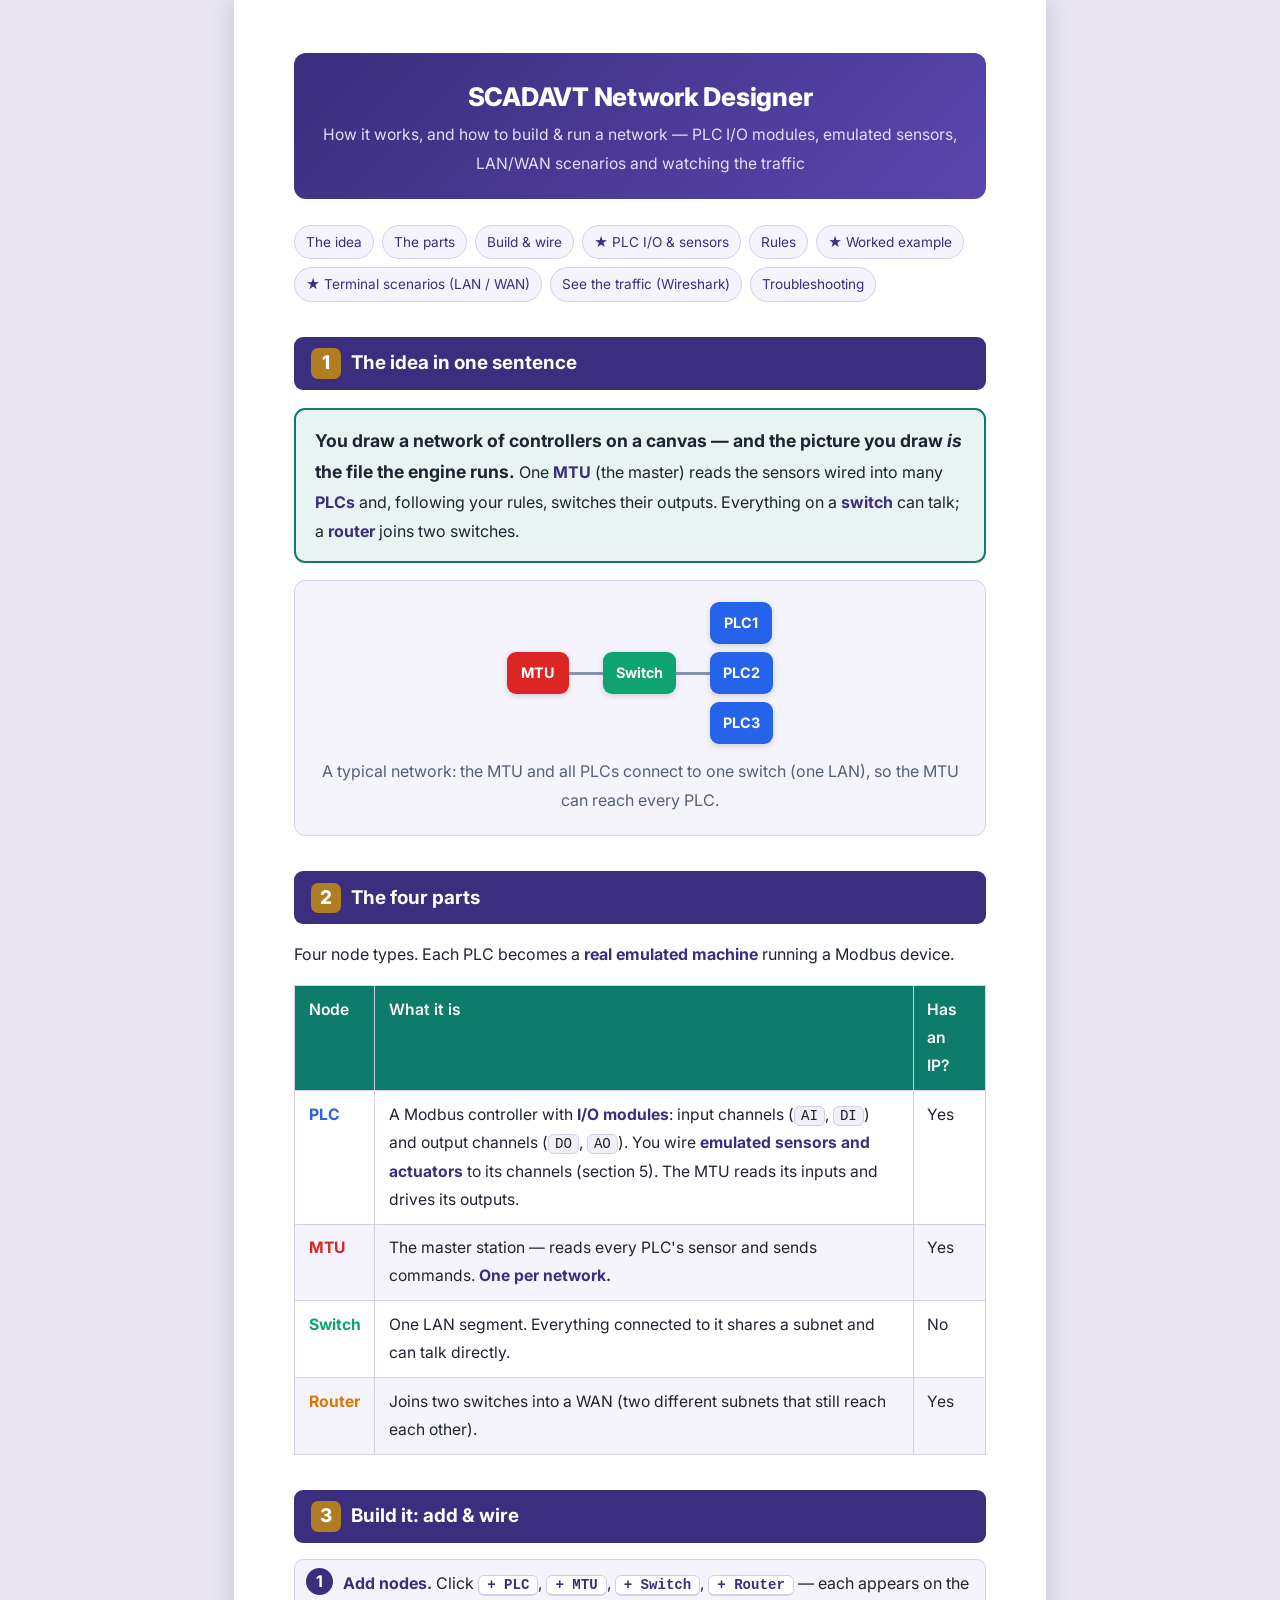
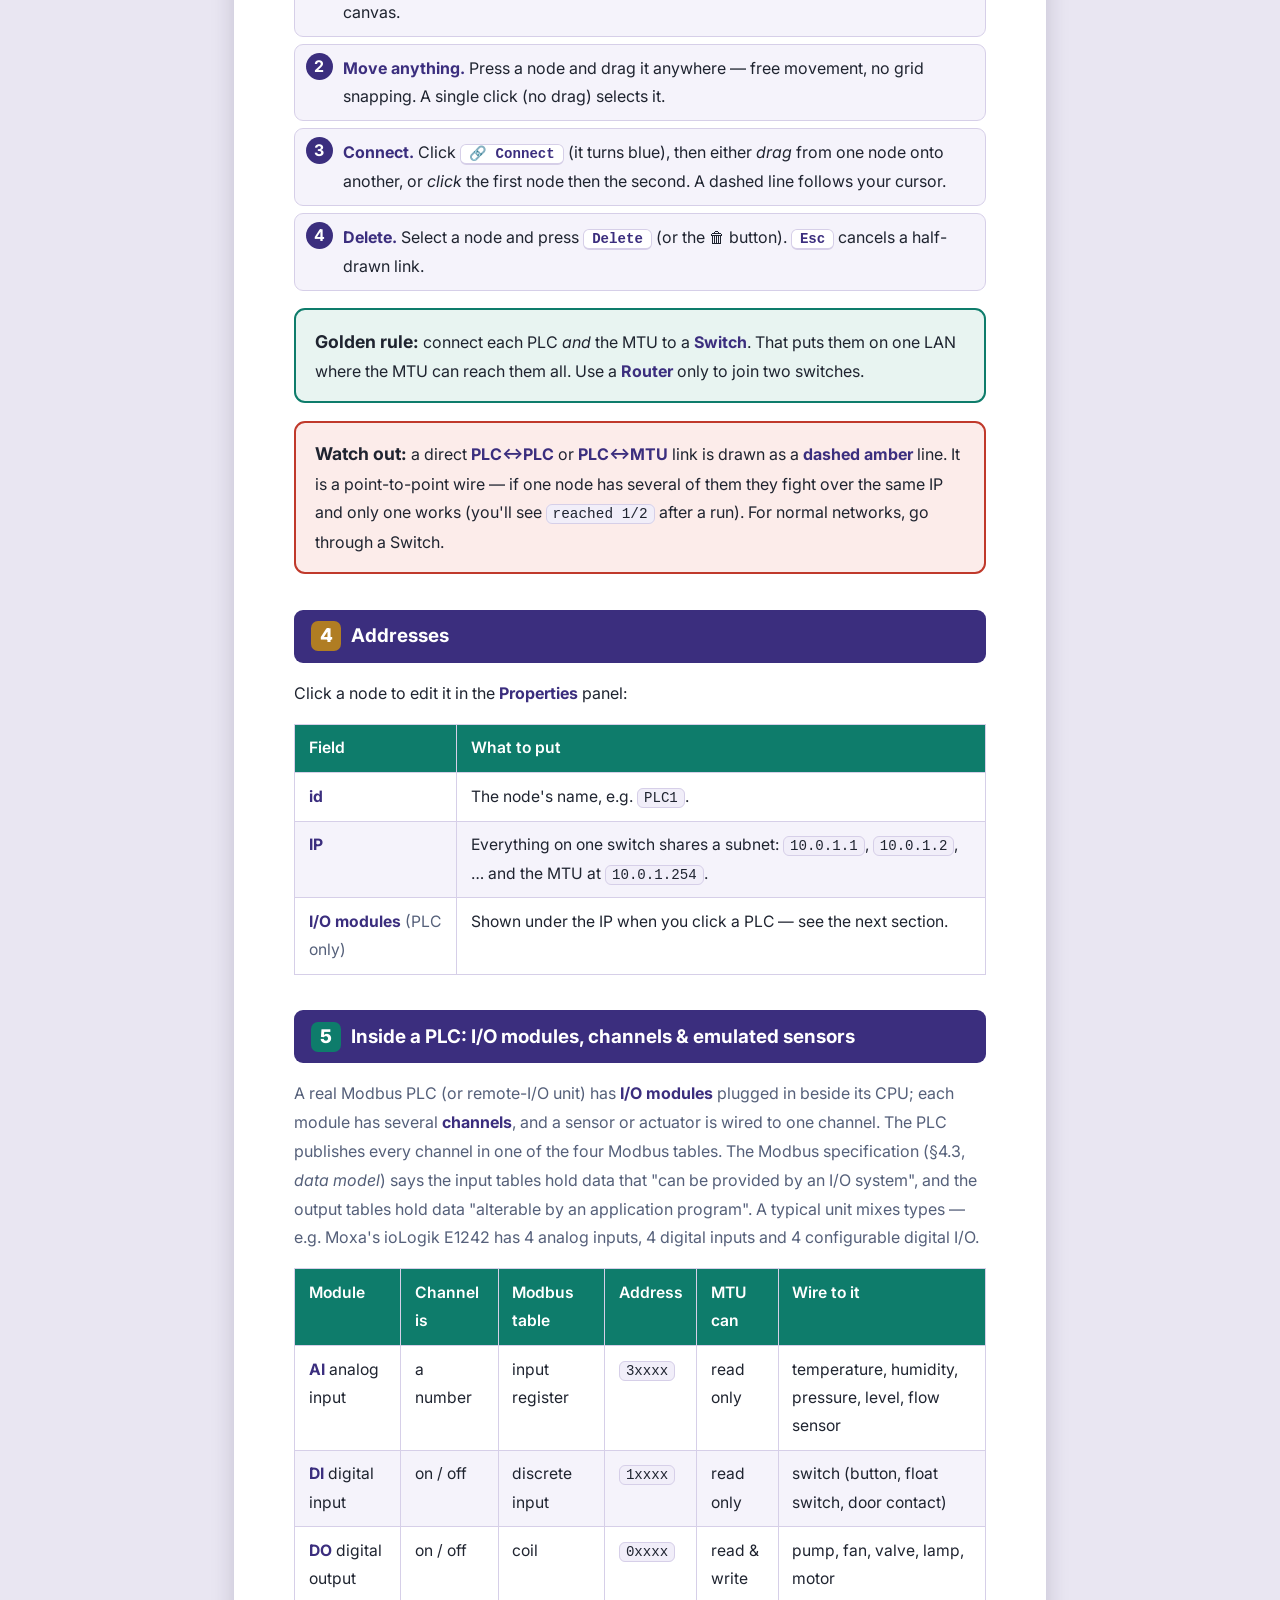
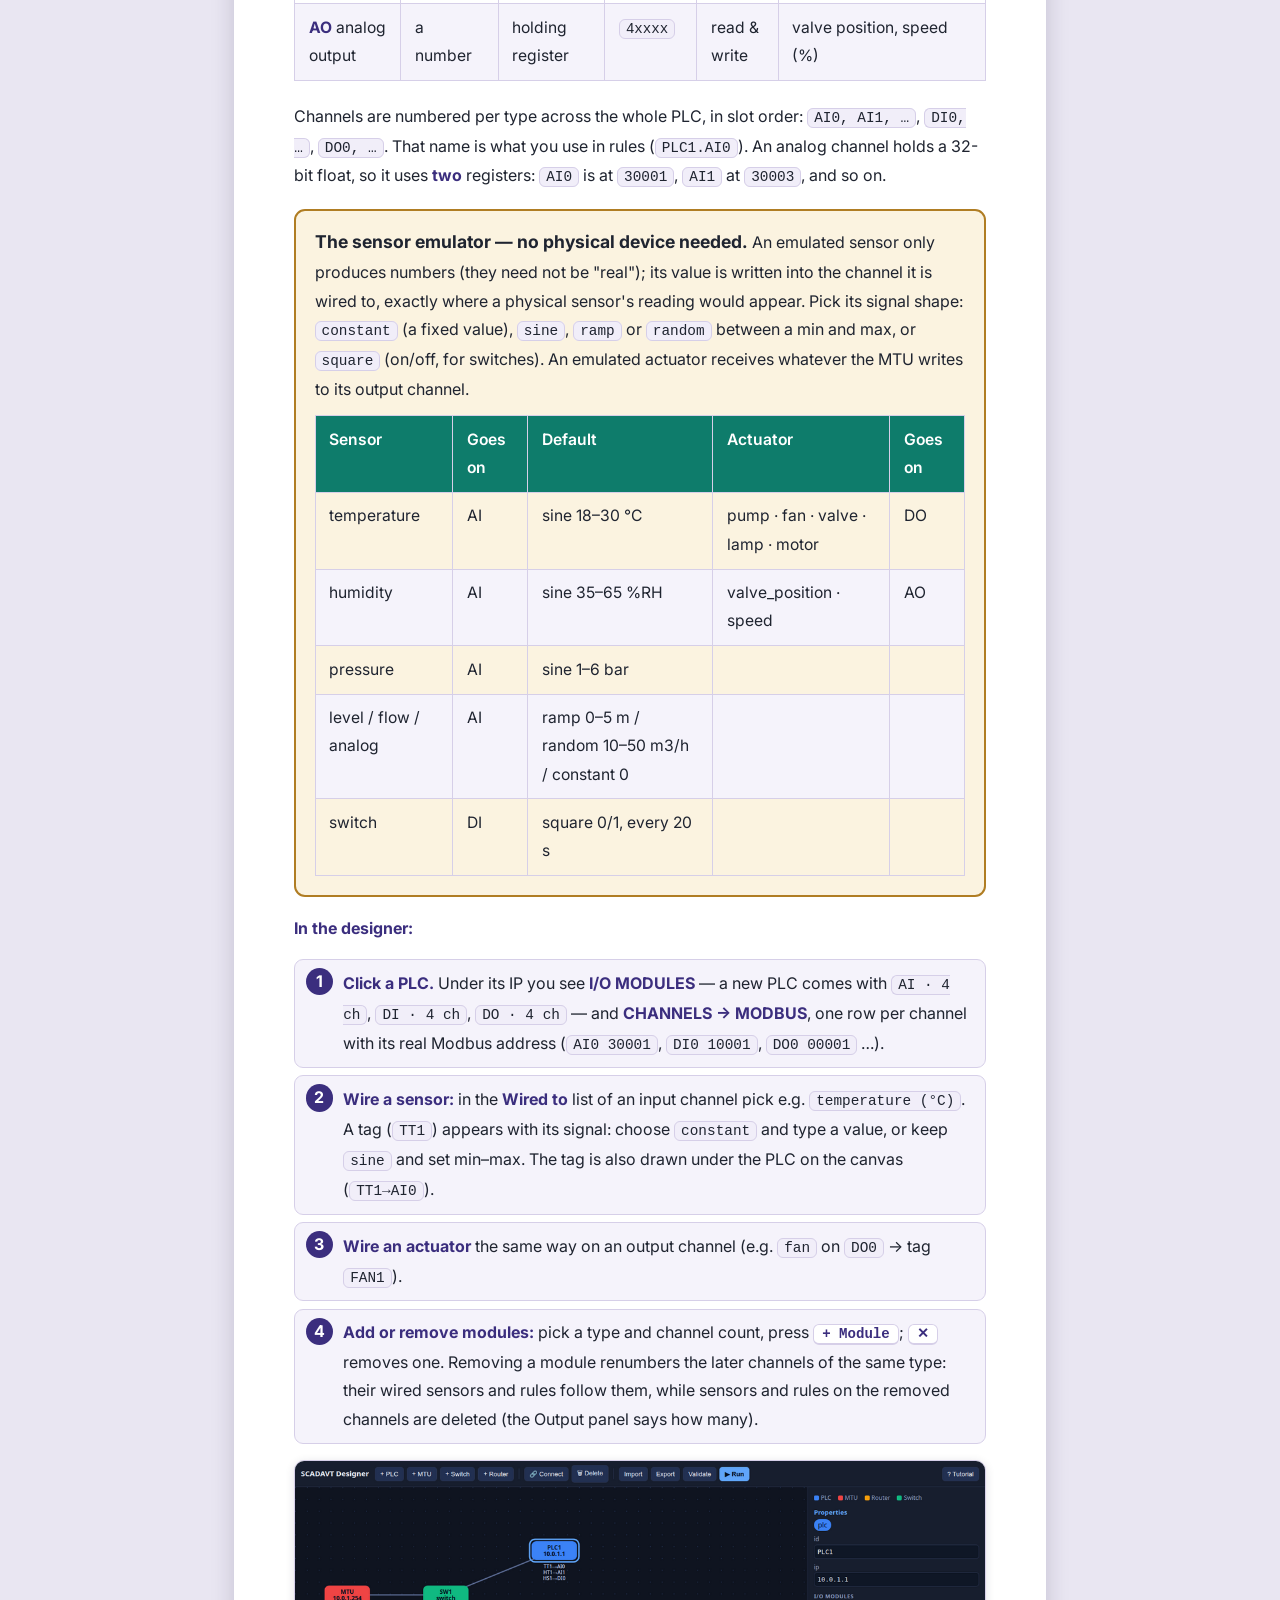
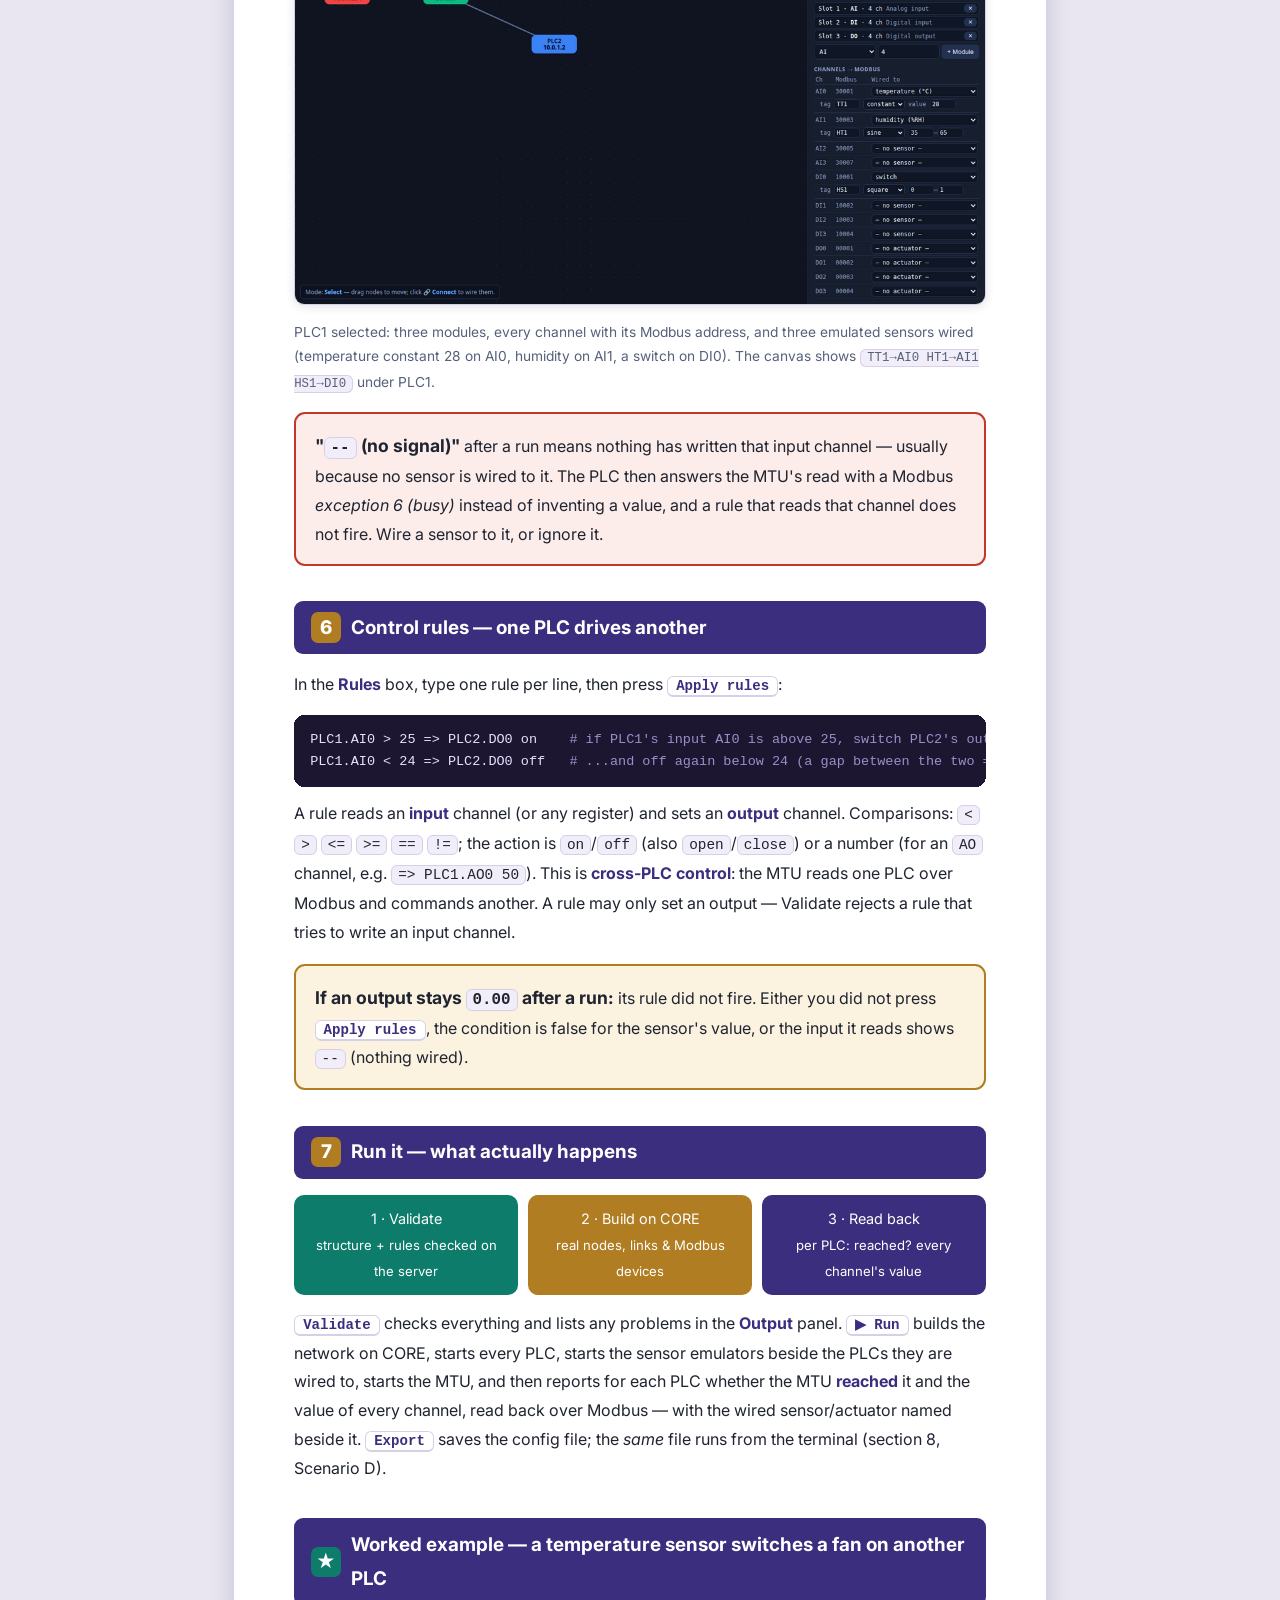
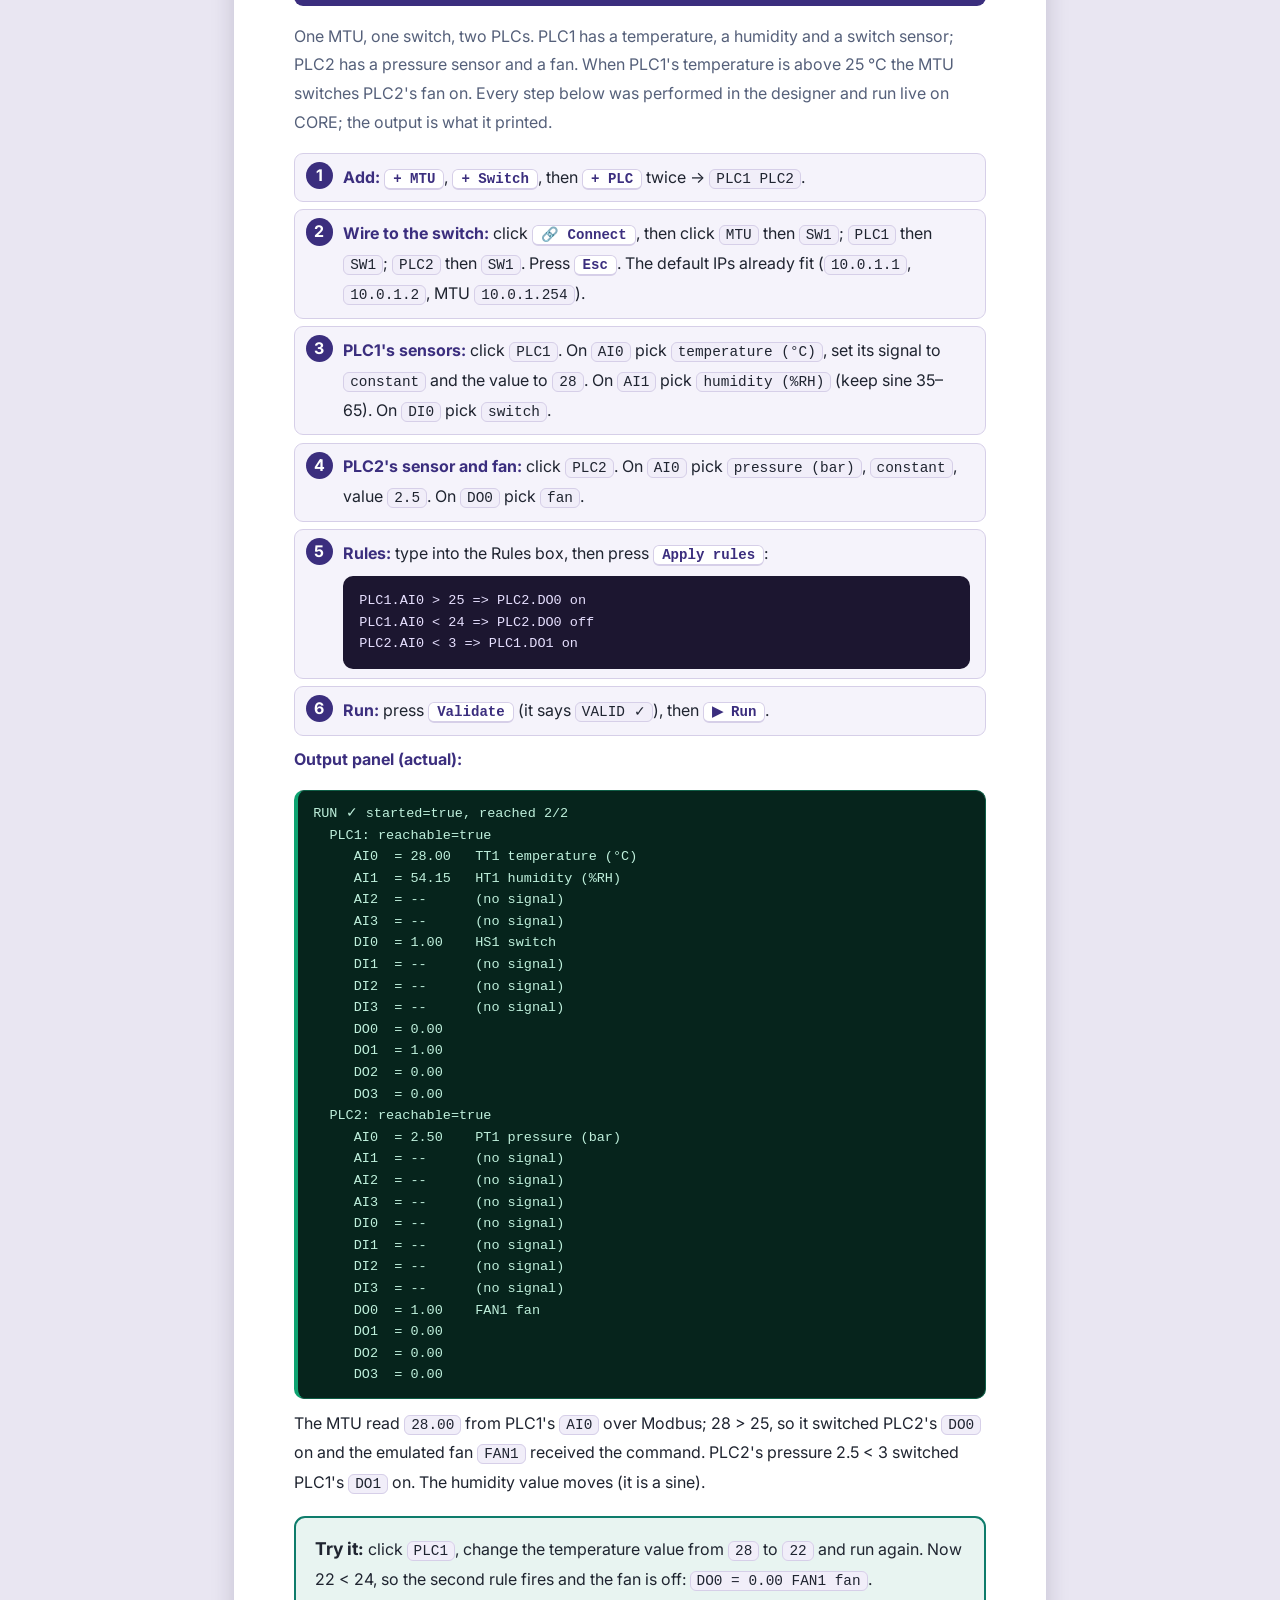
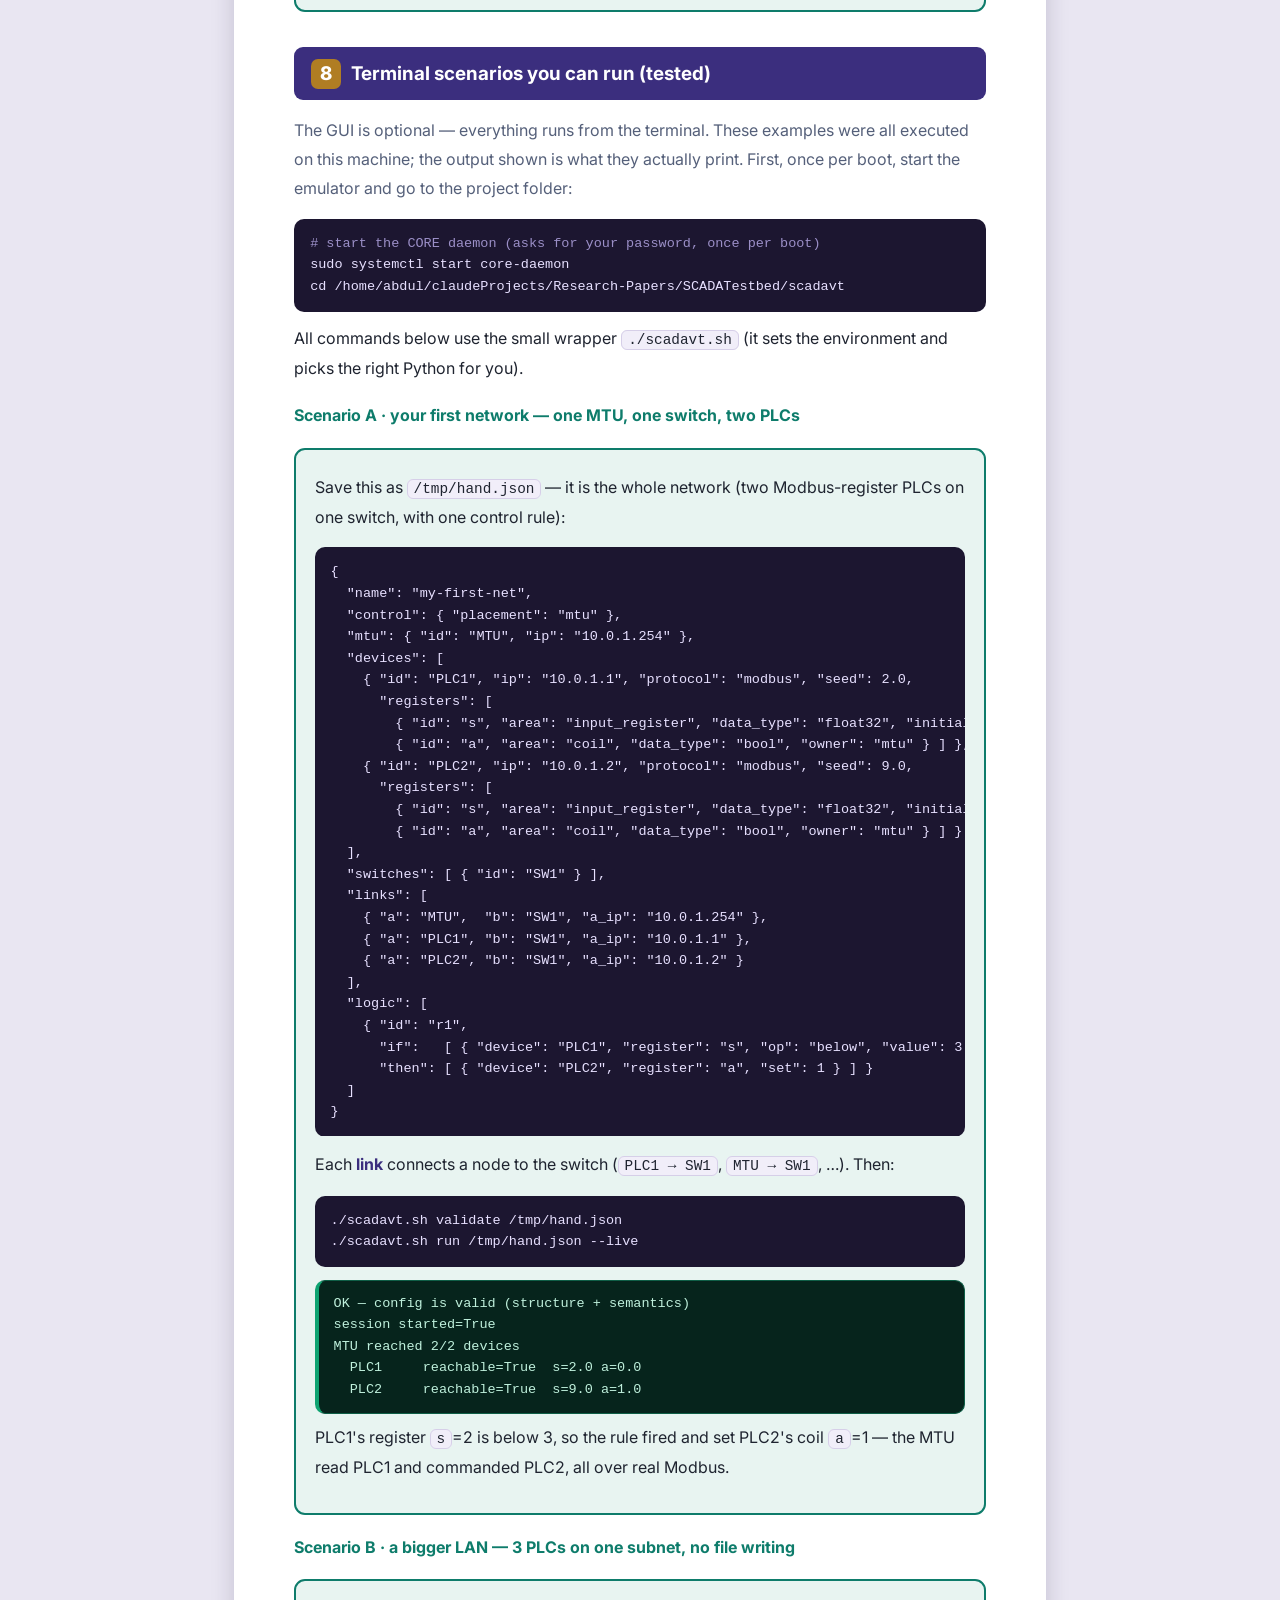
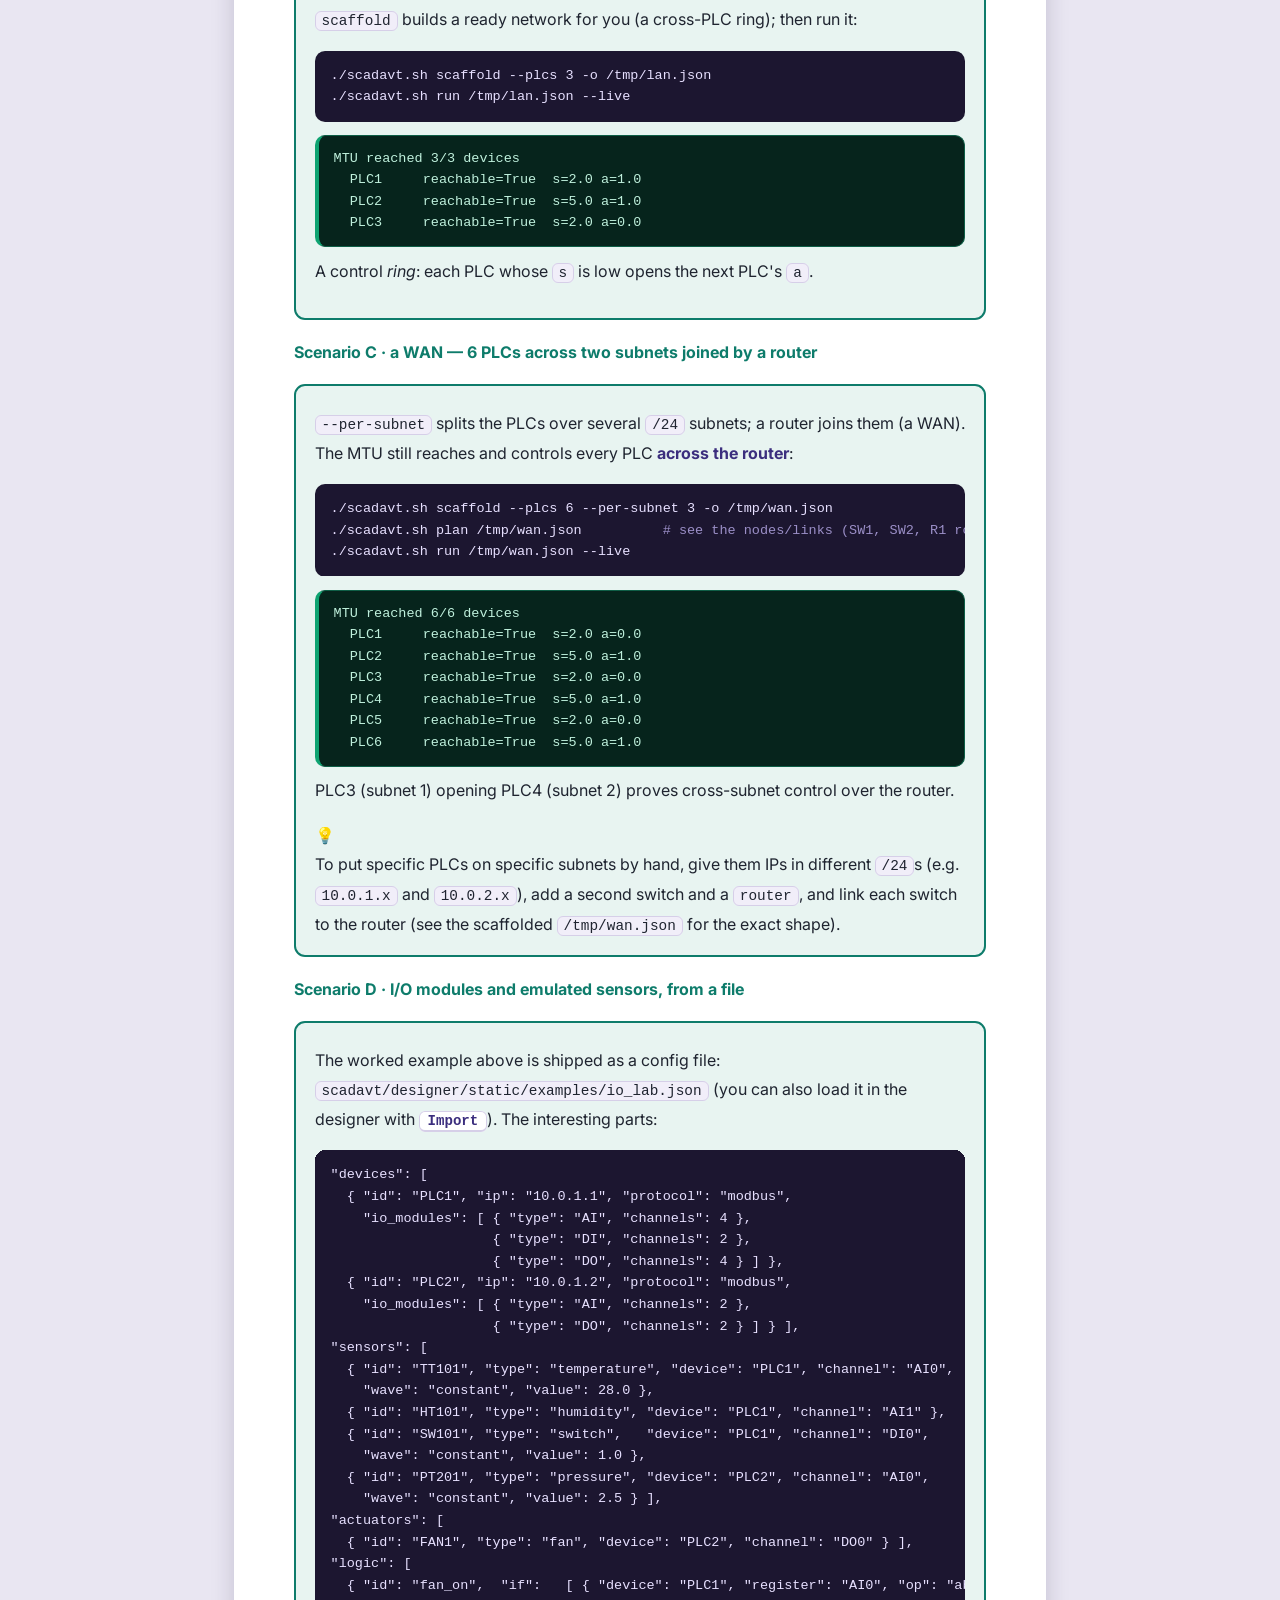
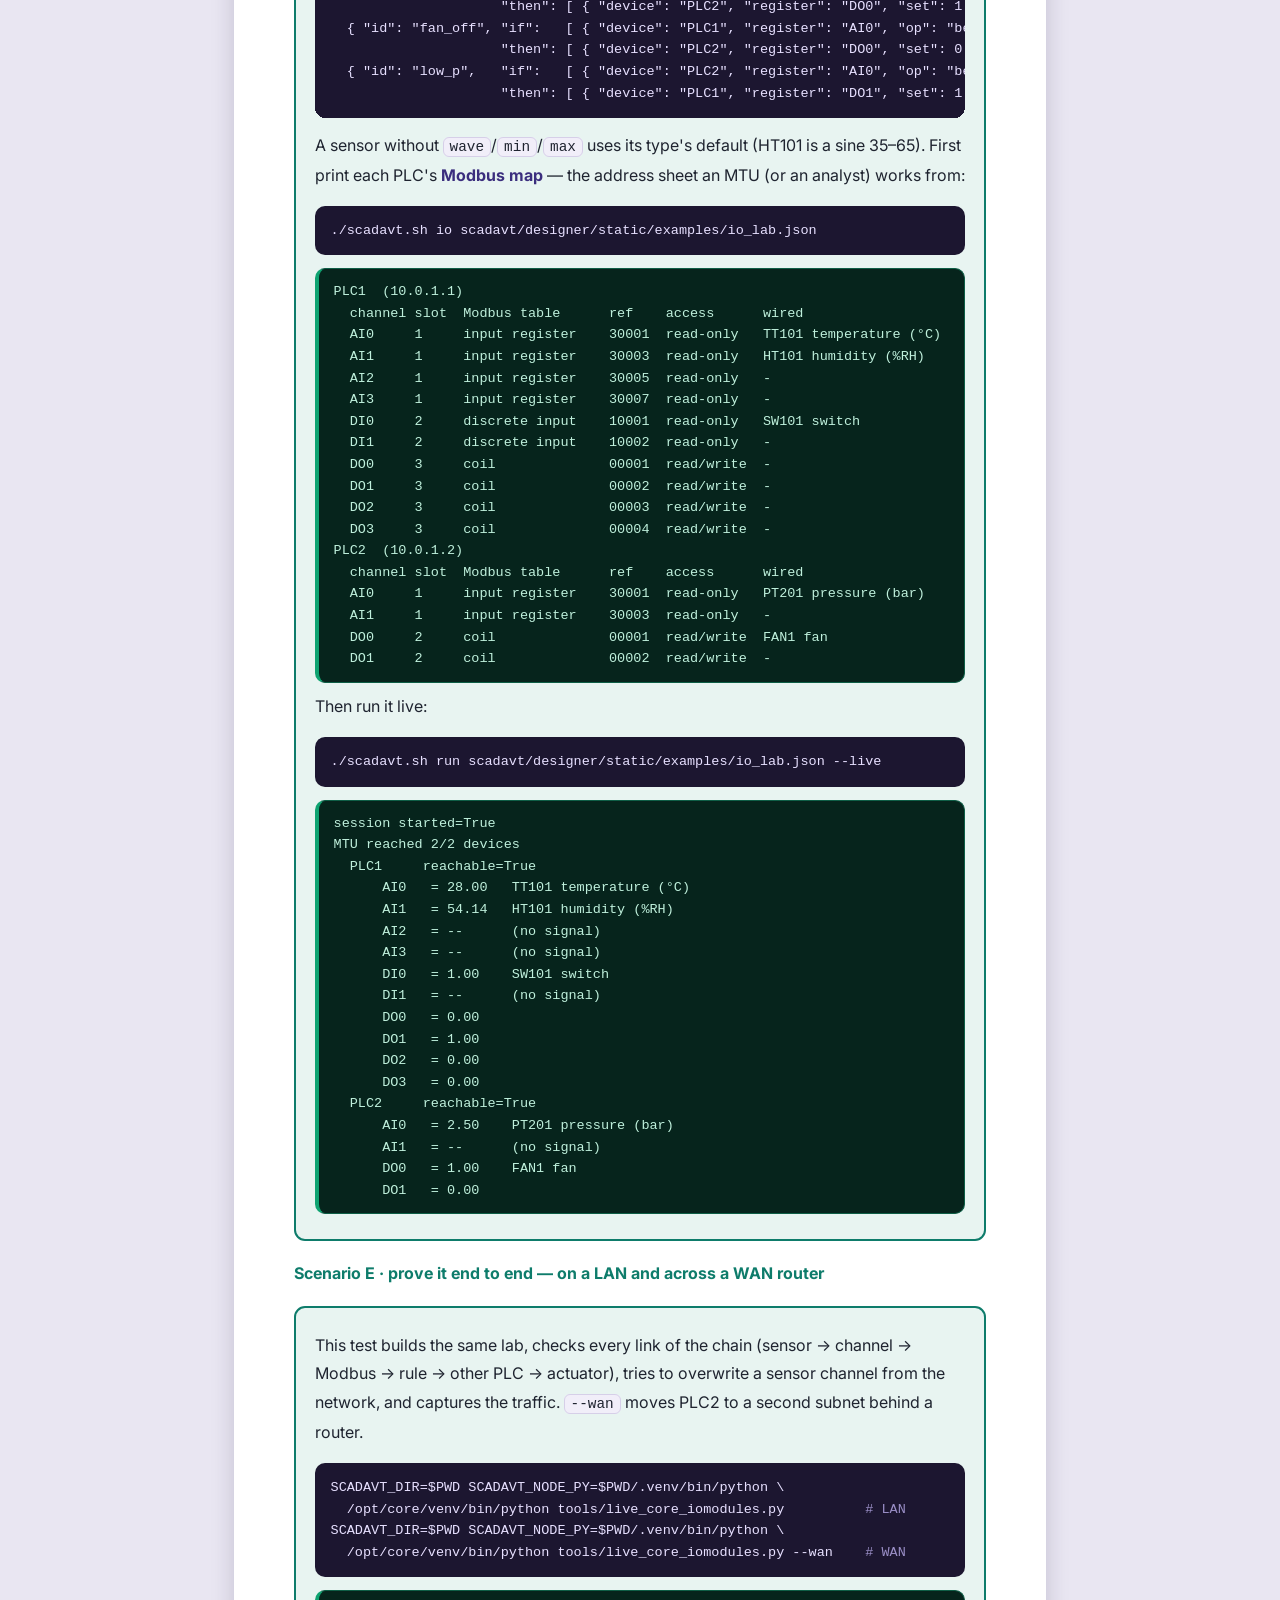
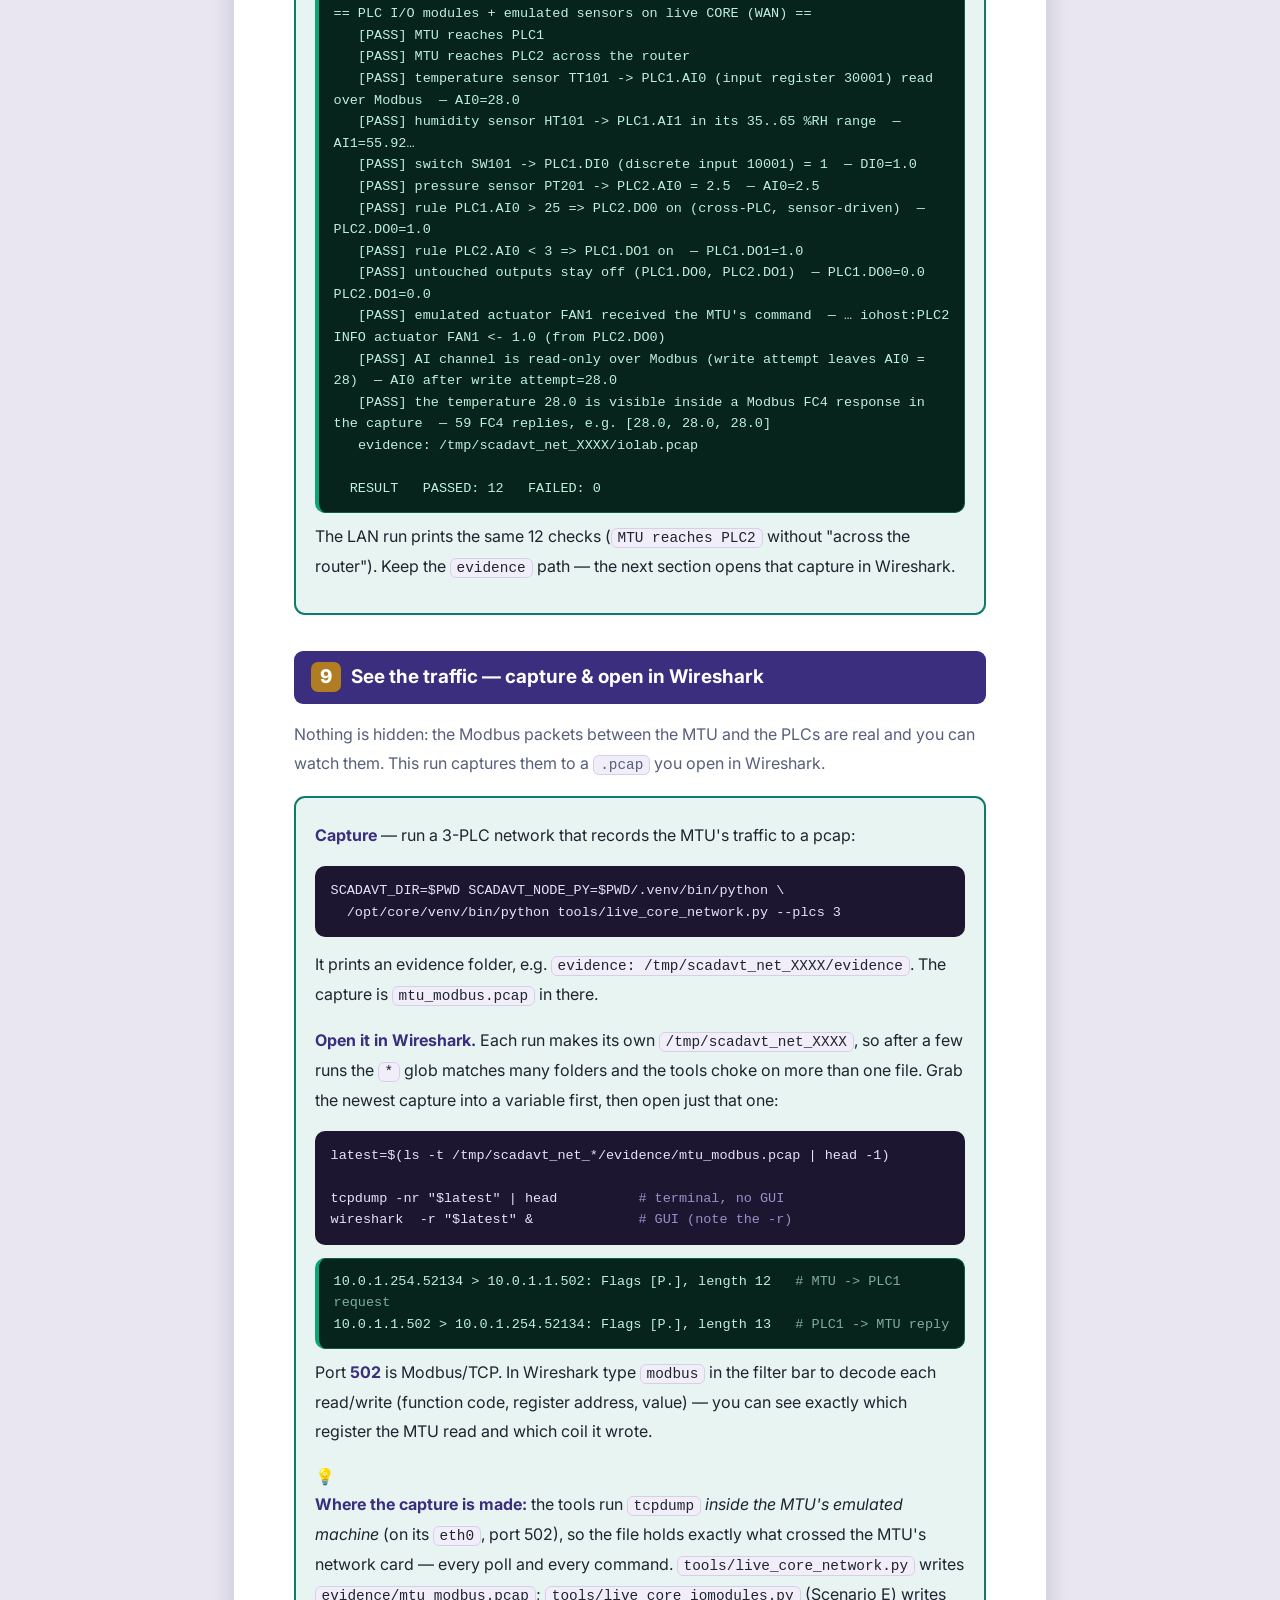
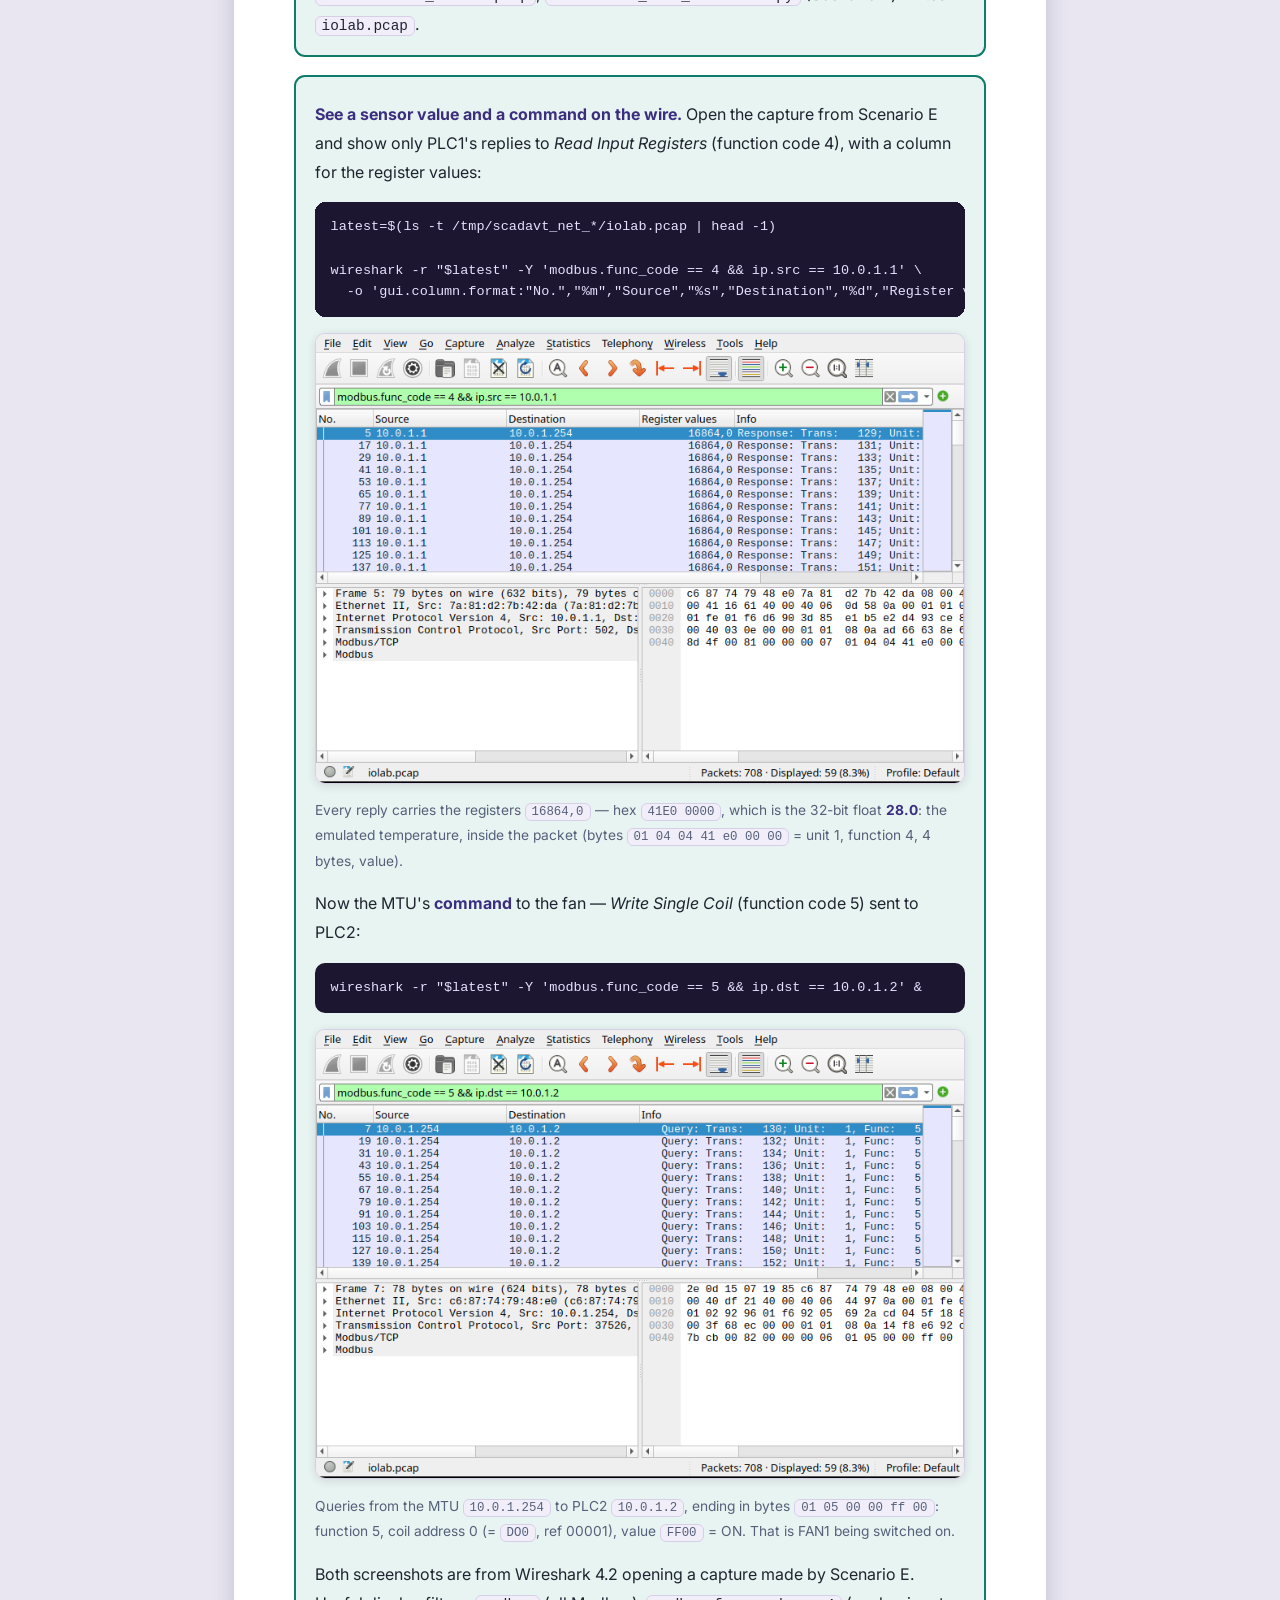
<file: scadavt/designer/static/tutorial.html>
<!DOCTYPE html>
<html lang="en">
<head>
<meta charset="UTF-8">
<meta name="viewport" content="width=device-width, initial-scale=1.0">
<link rel="icon" href="data:,">
<title>SCADAVT Network Designer — How it works & how to run</title>
<link href="https://fonts.googleapis.com/css2?family=Inter:wght@400;500;600;700;800&display=swap" rel="stylesheet">
<style>
  :root{
    --primary:#3b2e7e; --accent:#0e7c6b; --gold:#b07d23; --red:#c0392b;
    --bg-soft:#f5f3fb; --border:#d6cfe8; --text:#1f2430; --text-light:#55607a;
    --plc:#2563eb; --mtu:#dc2626; --switch:#0ea371; --router:#d97706;
  }
  *{box-sizing:border-box}
  html{font-size:16px;scroll-behavior:smooth}
  body{font-family:Inter,"Segoe UI",system-ui,sans-serif;color:var(--text);line-height:1.8;margin:0;background:#e9e6f2}
  .wrap{max-width:21.5cm;margin:0 auto 2rem;background:#fff;padding:1.4cm 1.6cm;box-shadow:0 0 22px rgba(30,20,60,.18)}
  .memo-title{text-align:center;background:linear-gradient(135deg,var(--primary),#5a46ad);color:#fff;border-radius:12px;padding:1.3rem 1rem;margin-bottom:1.6rem}
  .memo-title h1{margin:0;font-size:1.6rem;font-weight:800;letter-spacing:-.01em}
  .memo-title span{font-size:.98rem;color:#e4ddf6}
  h2.sec{color:#fff;background:var(--primary);font-size:1.18rem;margin:2.2rem 0 1rem;padding:.6rem 1.05rem;border-radius:9px;display:flex;align-items:center;gap:.6rem}
  h2.sec .num{display:inline-flex;align-items:center;justify-content:center;background:var(--gold);color:#fff;border-radius:7px;min-width:1.9rem;height:1.9rem;font-weight:800}
  h2.sec.star .num{background:var(--accent)}
  p{margin:.5rem 0 1rem} strong{color:var(--primary)}
  .big{font-size:1.1rem;font-weight:700}
  .lead{color:var(--text-light)}
  table{width:100%;border-collapse:collapse;margin:.8rem 0 1.3rem;font-size:.98rem}
  th,td{border:1px solid var(--border);padding:.6rem .85rem;text-align:left;vertical-align:top}
  thead th{background:var(--accent);color:#fff;font-weight:600}
  tbody tr:nth-child(even){background:var(--bg-soft)}
  .card{border:2px solid var(--accent);border-radius:11px;padding:.95rem 1.15rem;margin:1.1rem 0;background:#e8f4f1}
  .card.gold{border-color:var(--gold);background:#fbf3e0}
  .card.warn{border-color:var(--red);background:#fcecea}
  code{background:#f1eef9;border:1px solid var(--border);border-radius:6px;padding:1px 6px;font-size:.9em;font-family:ui-monospace,"SFMono-Regular",Menlo,monospace}
  pre{background:#1c1630;color:#e7e0ff;border-radius:10px;padding:14px 16px;overflow:auto;font:13.5px/1.6 ui-monospace,monospace;margin:.8rem 0}
  pre .c{color:#9b8fc7}
  kbd{background:#fff;border:1px solid var(--border);border-bottom-width:2px;border-radius:6px;padding:1px 8px;font-size:.88em;font-family:ui-monospace,monospace;color:var(--primary);font-weight:600}
  .steps{counter-reset:s;padding:0;margin:.6rem 0}
  .steps li{list-style:none;position:relative;padding:.55rem .9rem .55rem 3rem;margin:.45rem 0;background:var(--bg-soft);border-radius:9px;border:1px solid var(--border)}
  .steps li::before{counter-increment:s;content:counter(s);position:absolute;left:.65rem;top:.5rem;background:var(--primary);color:#fff;border-radius:50%;width:1.7rem;height:1.7rem;line-height:1.7rem;text-align:center;font-weight:700}
  .diagram{background:var(--bg-soft);border:1px solid var(--border);border-radius:11px;padding:1.3rem 1rem;margin:1.1rem 0;text-align:center}
  .net{display:flex;align-items:center;justify-content:center;gap:0;flex-wrap:wrap}
  .box{color:#fff;border-radius:9px;padding:.5rem .8rem;font-weight:700;font-size:.9rem;min-width:62px;box-shadow:0 2px 6px rgba(0,0,0,.15)}
  .b-mtu{background:var(--mtu)} .b-sw{background:var(--switch)} .b-plc{background:var(--plc)}
  .wire{height:3px;width:34px;background:#8a93ad} .wire.v{width:3px;height:22px}
  .stack{display:flex;flex-direction:column;gap:.5rem;align-items:flex-start}
  .legend{display:flex;gap:.6rem;flex-wrap:wrap;justify-content:center;margin-top:.9rem}
  .pill{display:inline-flex;align-items:center;gap:7px;border:1px solid var(--border);background:#fff;border-radius:999px;padding:4px 11px;font-size:.86rem}
  .dot{width:11px;height:11px;border-radius:3px;display:inline-block}
  .flowrow{display:flex;gap:.6rem;flex-wrap:wrap;align-items:stretch;margin:.9rem 0}
  .flowbox{flex:1;min-width:150px;border-radius:10px;padding:.7rem .85rem;color:#fff;font-size:.9rem;text-align:center}
  .result{background:#06241c;border:1px solid #0e5e46;border-left:4px solid var(--switch);border-radius:10px;padding:12px 15px;font:13.5px/1.6 ui-monospace,monospace;color:#bff0dc;white-space:pre-wrap;margin:.6rem 0}
  .toc{display:flex;gap:.5rem;flex-wrap:wrap;margin:.2rem 0 .4rem}
  .toc a{font-size:.85rem;text-decoration:none;color:var(--primary);border:1px solid var(--border);background:var(--bg-soft);border-radius:999px;padding:4px 11px}
  .toc a:hover{background:var(--primary);color:#fff}
  .backbtn{display:inline-block;background:var(--primary);color:#fff;text-decoration:none;font-weight:600;padding:9px 16px;border-radius:9px}
  figure{margin:1rem 0}
  figure img{width:100%;border:1px solid var(--border);border-radius:10px;box-shadow:0 2px 10px rgba(30,20,60,.12)}
  figcaption{font-size:.86rem;color:var(--text-light);margin-top:.35rem}
  footer{margin-top:2.3rem;border-top:2px solid var(--primary);padding-top:.7rem;font-size:.85rem;color:var(--text-light);text-align:center}
  @media (max-width:560px){.wrap{padding:1cm .8cm}.memo-title h1{font-size:1.3rem}}
</style>
</head>
<body>
<div class="wrap">

  <div class="memo-title">
    <h1>SCADAVT Network Designer</h1>
    <span>How it works, and how to build &amp; run a network — PLC I/O modules, emulated sensors, LAN/WAN scenarios and watching the traffic</span>
  </div>

  <div class="toc">
    <a href="#idea">The idea</a><a href="#parts">The parts</a><a href="#build">Build &amp; wire</a>
    <a href="#io">★ PLC I/O &amp; sensors</a><a href="#rules">Rules</a><a href="#example">★ Worked example</a>
    <a href="#scenarios">★ Terminal scenarios (LAN / WAN)</a>
    <a href="#traffic">See the traffic (Wireshark)</a><a href="#trouble">Troubleshooting</a>
  </div>

  <h2 id="idea" class="sec"><span class="num">1</span> The idea in one sentence</h2>
  <div class="card"><span class="big">You draw a network of controllers on a canvas — and the picture you draw <em>is</em> the file the engine runs.</span>
  One <strong>MTU</strong> (the master) reads the sensors wired into many <strong>PLCs</strong> and, following your rules, switches their outputs. Everything on a <strong>switch</strong> can talk; a <strong>router</strong> joins two switches.</div>

  <div class="diagram">
    <div class="net">
      <div class="box b-mtu">MTU</div>
      <div class="wire"></div>
      <div class="box b-sw">Switch</div>
      <div class="wire"></div>
      <div class="stack">
        <div class="box b-plc">PLC1</div>
        <div class="box b-plc">PLC2</div>
        <div class="box b-plc">PLC3</div>
      </div>
    </div>
    <p class="lead" style="margin:.8rem 0 0">A typical network: the MTU and all PLCs connect to one switch (one LAN), so the MTU can reach every PLC.</p>
  </div>

  <h2 id="parts" class="sec"><span class="num">2</span> The four parts</h2>
  <p>Four node types. Each PLC becomes a <strong>real emulated machine</strong> running a Modbus device.</p>
  <table>
    <thead><tr><th>Node</th><th>What it is</th><th>Has an IP?</th></tr></thead>
    <tbody>
      <tr><td><strong style="color:var(--plc)">PLC</strong></td><td>A Modbus controller with <strong>I/O modules</strong>: input channels (<code>AI</code>, <code>DI</code>) and output channels (<code>DO</code>, <code>AO</code>). You wire <strong>emulated sensors and actuators</strong> to its channels (section&nbsp;5). The MTU reads its inputs and drives its outputs.</td><td>Yes</td></tr>
      <tr><td><strong style="color:var(--mtu)">MTU</strong></td><td>The master station — reads every PLC's sensor and sends commands. <strong>One per network.</strong></td><td>Yes</td></tr>
      <tr><td><strong style="color:var(--switch)">Switch</strong></td><td>One LAN segment. Everything connected to it shares a subnet and can talk directly.</td><td>No</td></tr>
      <tr><td><strong style="color:var(--router)">Router</strong></td><td>Joins two switches into a WAN (two different subnets that still reach each other).</td><td>Yes</td></tr>
    </tbody>
  </table>

  <h2 id="build" class="sec"><span class="num">3</span> Build it: add &amp; wire</h2>
  <ol class="steps">
    <li><strong>Add nodes.</strong> Click <kbd>+ PLC</kbd>, <kbd>+ MTU</kbd>, <kbd>+ Switch</kbd>, <kbd>+ Router</kbd> — each appears on the canvas.</li>
    <li><strong>Move anything.</strong> Press a node and drag it anywhere — free movement, no grid snapping. A single click (no drag) selects it.</li>
    <li><strong>Connect.</strong> Click <kbd>🔗 Connect</kbd> (it turns blue), then either <em>drag</em> from one node onto another, or <em>click</em> the first node then the second. A dashed line follows your cursor.</li>
    <li><strong>Delete.</strong> Select a node and press <kbd>Delete</kbd> (or the 🗑 button). <kbd>Esc</kbd> cancels a half-drawn link.</li>
  </ol>
  <div class="card"><span class="big">Golden rule:</span> connect each PLC <em>and</em> the MTU to a <strong>Switch</strong>. That puts them on one LAN where the MTU can reach them all. Use a <strong>Router</strong> only to join two switches.</div>
  <div class="card warn"><span class="big">Watch out:</span> a direct <strong>PLC↔PLC</strong> or <strong>PLC↔MTU</strong> link is drawn as a <strong>dashed amber</strong> line. It is a point-to-point wire — if one node has several of them they fight over the same IP and only one works (you'll see <code>reached 1/2</code> after a run). For normal networks, go through a Switch.</div>

  <h2 class="sec"><span class="num">4</span> Addresses</h2>
  <p>Click a node to edit it in the <strong>Properties</strong> panel:</p>
  <table>
    <thead><tr><th>Field</th><th>What to put</th></tr></thead>
    <tbody>
      <tr><td><strong>id</strong></td><td>The node's name, e.g. <code>PLC1</code>.</td></tr>
      <tr><td><strong>IP</strong></td><td>Everything on one switch shares a subnet: <code>10.0.1.1</code>, <code>10.0.1.2</code>, … and the MTU at <code>10.0.1.254</code>.</td></tr>
      <tr><td><strong>I/O modules</strong> <span class="lead">(PLC only)</span></td><td>Shown under the IP when you click a PLC — see the next section.</td></tr>
    </tbody>
  </table>

  <h2 id="io" class="sec star"><span class="num">5</span> Inside a PLC: I/O modules, channels &amp; emulated sensors</h2>
  <p class="lead">A real Modbus PLC (or remote-I/O unit) has <strong>I/O modules</strong> plugged in beside its CPU; each module has
  several <strong>channels</strong>, and a sensor or actuator is wired to one channel. The PLC publishes every channel in one of
  the four Modbus tables. The Modbus specification (§4.3, <em>data model</em>) says the input tables hold data that
  "can be provided by an I/O system", and the output tables hold data "alterable by an application program".
  A typical unit mixes types — e.g. Moxa's ioLogik E1242 has 4 analog inputs, 4 digital inputs and 4 configurable digital I/O.</p>
  <table>
    <thead><tr><th>Module</th><th>Channel is</th><th>Modbus table</th><th>Address</th><th>MTU can</th><th>Wire to it</th></tr></thead>
    <tbody>
      <tr><td><strong>AI</strong> analog input</td><td>a number</td><td>input register</td><td><code>3xxxx</code></td><td>read only</td><td>temperature, humidity, pressure, level, flow sensor</td></tr>
      <tr><td><strong>DI</strong> digital input</td><td>on / off</td><td>discrete input</td><td><code>1xxxx</code></td><td>read only</td><td>switch (button, float switch, door contact)</td></tr>
      <tr><td><strong>DO</strong> digital output</td><td>on / off</td><td>coil</td><td><code>0xxxx</code></td><td>read &amp; write</td><td>pump, fan, valve, lamp, motor</td></tr>
      <tr><td><strong>AO</strong> analog output</td><td>a number</td><td>holding register</td><td><code>4xxxx</code></td><td>read &amp; write</td><td>valve position, speed (%)</td></tr>
    </tbody>
  </table>
  <p>Channels are numbered per type across the whole PLC, in slot order: <code>AI0, AI1, …</code>, <code>DI0, …</code>, <code>DO0, …</code>.
  That name is what you use in rules (<code>PLC1.AI0</code>). An analog channel holds a 32-bit float, so it uses
  <strong>two</strong> registers: <code>AI0</code> is at <code>30001</code>, <code>AI1</code> at <code>30003</code>, and so on.</p>

  <div class="card gold"><span class="big">The sensor emulator — no physical device needed.</span>
  An emulated sensor only produces numbers (they need not be "real"); its value is written into the channel it is wired to,
  exactly where a physical sensor's reading would appear. Pick its signal shape:
  <code>constant</code> (a fixed value), <code>sine</code>, <code>ramp</code> or <code>random</code> between a min and max,
  or <code>square</code> (on/off, for switches). An emulated actuator receives whatever the MTU writes to its output channel.
  <table style="margin:.7rem 0 .2rem">
    <thead><tr><th>Sensor</th><th>Goes on</th><th>Default</th><th>Actuator</th><th>Goes on</th></tr></thead>
    <tbody>
      <tr><td>temperature</td><td>AI</td><td>sine 18–30 °C</td><td>pump · fan · valve · lamp · motor</td><td>DO</td></tr>
      <tr><td>humidity</td><td>AI</td><td>sine 35–65 %RH</td><td>valve_position · speed</td><td>AO</td></tr>
      <tr><td>pressure</td><td>AI</td><td>sine 1–6 bar</td><td></td><td></td></tr>
      <tr><td>level / flow / analog</td><td>AI</td><td>ramp 0–5 m / random 10–50 m3/h / constant 0</td><td></td><td></td></tr>
      <tr><td>switch</td><td>DI</td><td>square 0/1, every 20 s</td><td></td><td></td></tr>
    </tbody>
  </table></div>

  <p><strong>In the designer:</strong></p>
  <ol class="steps">
    <li><strong>Click a PLC.</strong> Under its IP you see <strong>I/O MODULES</strong> — a new PLC comes with
      <code>AI · 4 ch</code>, <code>DI · 4 ch</code>, <code>DO · 4 ch</code> — and <strong>CHANNELS → MODBUS</strong>,
      one row per channel with its real Modbus address (<code>AI0 30001</code>, <code>DI0 10001</code>, <code>DO0 00001</code> …).</li>
    <li><strong>Wire a sensor:</strong> in the <strong>Wired to</strong> list of an input channel pick e.g. <code>temperature (°C)</code>.
      A tag (<code>TT1</code>) appears with its signal: choose <code>constant</code> and type a value, or keep <code>sine</code> and set min–max.
      The tag is also drawn under the PLC on the canvas (<code>TT1→AI0</code>).</li>
    <li><strong>Wire an actuator</strong> the same way on an output channel (e.g. <code>fan</code> on <code>DO0</code> → tag <code>FAN1</code>).</li>
    <li><strong>Add or remove modules:</strong> pick a type and channel count, press <kbd>+ Module</kbd>; <kbd>✕</kbd> removes one.
      Removing a module renumbers the later channels of the same type: their wired sensors and rules follow them, while sensors
      and rules on the removed channels are deleted (the Output panel says how many).</li>
  </ol>
  <figure><img src="img/designer_io.png" alt="The designer with PLC1 selected: I/O modules, channel table with Modbus addresses, and wired sensors">
  <figcaption>PLC1 selected: three modules, every channel with its Modbus address, and three emulated sensors wired
  (temperature constant 28 on AI0, humidity on AI1, a switch on DI0). The canvas shows <code>TT1→AI0 HT1→AI1 HS1→DI0</code> under PLC1.</figcaption></figure>
  <div class="card warn"><span class="big">"<code>--</code> (no signal)"</span> after a run means nothing has written that input channel —
  usually because no sensor is wired to it. The PLC then answers the MTU's read with a Modbus <em>exception 6 (busy)</em>
  instead of inventing a value, and a rule that reads that channel does not fire. Wire a sensor to it, or ignore it.</div>

  <h2 id="rules" class="sec"><span class="num">6</span> Control rules — one PLC drives another</h2>
  <p>In the <strong>Rules</strong> box, type one rule per line, then press <kbd>Apply rules</kbd>:</p>
  <pre>PLC1.AI0 &gt; 25 =&gt; PLC2.DO0 on    <span class="c"># if PLC1's input AI0 is above 25, switch PLC2's output DO0 on</span>
PLC1.AI0 &lt; 24 =&gt; PLC2.DO0 off   <span class="c"># ...and off again below 24 (a gap between the two = hysteresis)</span></pre>
  <p>A rule reads an <strong>input</strong> channel (or any register) and sets an <strong>output</strong> channel. Comparisons:
  <code>&lt;</code> <code>&gt;</code> <code>&lt;=</code> <code>&gt;=</code> <code>==</code> <code>!=</code>; the action is <code>on</code>/<code>off</code>
  (also <code>open</code>/<code>close</code>) or a number (for an <code>AO</code> channel, e.g. <code>=&gt; PLC1.AO0 50</code>).
  This is <strong>cross-PLC control</strong>: the MTU reads one PLC over Modbus and commands another. A rule may only set an
  output — Validate rejects a rule that tries to write an input channel.</p>
  <div class="card gold"><span class="big">If an output stays <code>0.00</code> after a run:</span> its rule did not fire. Either you did not
  press <kbd>Apply rules</kbd>, the condition is false for the sensor's value, or the input it reads shows <code>--</code> (nothing wired).</div>

  <h2 class="sec"><span class="num">7</span> Run it — what actually happens</h2>
  <div class="flowrow">
    <div class="flowbox" style="background:var(--accent)">1 · Validate<br><span style="font-weight:400;font-size:.82rem">structure + rules checked on the server</span></div>
    <div class="flowbox" style="background:var(--gold)">2 · Build on CORE<br><span style="font-weight:400;font-size:.82rem">real nodes, links &amp; Modbus devices</span></div>
    <div class="flowbox" style="background:var(--primary)">3 · Read back<br><span style="font-weight:400;font-size:.82rem">per PLC: reached? every channel's value</span></div>
  </div>
  <p><kbd>Validate</kbd> checks everything and lists any problems in the <strong>Output</strong> panel. <kbd>▶ Run</kbd> builds the network on CORE,
  starts every PLC, starts the sensor emulators beside the PLCs they are wired to, starts the MTU, and then reports for each PLC whether the MTU
  <strong>reached</strong> it and the value of every channel, read back over Modbus — with the wired sensor/actuator named beside it.
  <kbd>Export</kbd> saves the config file; the <em>same</em> file runs from the terminal (section&nbsp;8, Scenario&nbsp;D).</p>

  <h2 id="example" class="sec star"><span class="num">★</span> Worked example — a temperature sensor switches a fan on another PLC</h2>
  <p class="lead">One MTU, one switch, two PLCs. PLC1 has a temperature, a humidity and a switch sensor; PLC2 has a pressure
  sensor and a fan. When PLC1's temperature is above 25 °C the MTU switches PLC2's fan on. Every step below was performed in
  the designer and run live on CORE; the output is what it printed.</p>
  <ol class="steps">
    <li><strong>Add:</strong> <kbd>+ MTU</kbd>, <kbd>+ Switch</kbd>, then <kbd>+ PLC</kbd> twice → <code>PLC1 PLC2</code>.</li>
    <li><strong>Wire to the switch:</strong> click <kbd>🔗 Connect</kbd>, then click <code>MTU</code> then <code>SW1</code>; <code>PLC1</code> then <code>SW1</code>;
      <code>PLC2</code> then <code>SW1</code>. Press <kbd>Esc</kbd>. The default IPs already fit (<code>10.0.1.1</code>, <code>10.0.1.2</code>, MTU <code>10.0.1.254</code>).</li>
    <li><strong>PLC1's sensors:</strong> click <code>PLC1</code>. On <code>AI0</code> pick <code>temperature (°C)</code>, set its signal to
      <code>constant</code> and the value to <code>28</code>. On <code>AI1</code> pick <code>humidity (%RH)</code> (keep sine 35–65).
      On <code>DI0</code> pick <code>switch</code>.</li>
    <li><strong>PLC2's sensor and fan:</strong> click <code>PLC2</code>. On <code>AI0</code> pick <code>pressure (bar)</code>, <code>constant</code>,
      value <code>2.5</code>. On <code>DO0</code> pick <code>fan</code>.</li>
    <li><strong>Rules:</strong> type into the Rules box, then press <kbd>Apply rules</kbd>:
      <pre style="margin:.5rem 0 0">PLC1.AI0 &gt; 25 =&gt; PLC2.DO0 on
PLC1.AI0 &lt; 24 =&gt; PLC2.DO0 off
PLC2.AI0 &lt; 3 =&gt; PLC1.DO1 on</pre></li>
    <li><strong>Run:</strong> press <kbd>Validate</kbd> (it says <code>VALID ✓</code>), then <kbd>▶ Run</kbd>.</li>
  </ol>
  <p><strong>Output panel (actual):</strong></p>
  <div class="result">RUN ✓ started=true, reached 2/2
  PLC1: reachable=true
     AI0  = 28.00   TT1 temperature (°C)
     AI1  = 54.15   HT1 humidity (%RH)
     AI2  = --      (no signal)
     AI3  = --      (no signal)
     DI0  = 1.00    HS1 switch
     DI1  = --      (no signal)
     DI2  = --      (no signal)
     DI3  = --      (no signal)
     DO0  = 0.00
     DO1  = 1.00
     DO2  = 0.00
     DO3  = 0.00
  PLC2: reachable=true
     AI0  = 2.50    PT1 pressure (bar)
     AI1  = --      (no signal)
     AI2  = --      (no signal)
     AI3  = --      (no signal)
     DI0  = --      (no signal)
     DI1  = --      (no signal)
     DI2  = --      (no signal)
     DI3  = --      (no signal)
     DO0  = 1.00    FAN1 fan
     DO1  = 0.00
     DO2  = 0.00
     DO3  = 0.00</div>
  <p>The MTU read <code>28.00</code> from PLC1's <code>AI0</code> over Modbus; 28 &gt; 25, so it switched PLC2's <code>DO0</code> on and the emulated
  fan <code>FAN1</code> received the command. PLC2's pressure 2.5 &lt; 3 switched PLC1's <code>DO1</code> on. The humidity value moves (it is a sine).</p>
  <div class="card"><span class="big">Try it:</span> click <code>PLC1</code>, change the temperature value from <code>28</code> to <code>22</code> and run again.
  Now 22 &lt; 24, so the second rule fires and the fan is off: <code>DO0 = 0.00 FAN1 fan</code>.</div>

  <h2 id="scenarios" class="sec"><span class="num">8</span> Terminal scenarios you can run (tested)</h2>
  <p class="lead">The GUI is optional — everything runs from the terminal. These examples
  were all executed on this machine; the output shown is what they actually print.
  First, once per boot, start the emulator and go to the project folder:</p>
  <pre><span class="c"># start the CORE daemon (asks for your password, once per boot)</span>
sudo systemctl start core-daemon
cd /home/abdul/claudeProjects/Research-Papers/SCADATestbed/scadavt</pre>
  <p>All commands below use the small wrapper <code>./scadavt.sh</code> (it sets the
  environment and picks the right Python for you).</p>

  <h4 style="color:var(--accent);margin:18px 0 4px">Scenario A · your first network — one MTU, one switch, two PLCs</h4>
  <div class="card">
    <p>Save this as <code>/tmp/hand.json</code> — it is the whole network (two Modbus-register PLCs on one switch, with one control rule):</p>
    <pre>{
  "name": "my-first-net",
  "control": { "placement": "mtu" },
  "mtu": { "id": "MTU", "ip": "10.0.1.254" },
  "devices": [
    { "id": "PLC1", "ip": "10.0.1.1", "protocol": "modbus", "seed": 2.0,
      "registers": [
        { "id": "s", "area": "input_register", "data_type": "float32", "initial": 2.0 },
        { "id": "a", "area": "coil", "data_type": "bool", "owner": "mtu" } ] },
    { "id": "PLC2", "ip": "10.0.1.2", "protocol": "modbus", "seed": 9.0,
      "registers": [
        { "id": "s", "area": "input_register", "data_type": "float32", "initial": 9.0 },
        { "id": "a", "area": "coil", "data_type": "bool", "owner": "mtu" } ] }
  ],
  "switches": [ { "id": "SW1" } ],
  "links": [
    { "a": "MTU",  "b": "SW1", "a_ip": "10.0.1.254" },
    { "a": "PLC1", "b": "SW1", "a_ip": "10.0.1.1" },
    { "a": "PLC2", "b": "SW1", "a_ip": "10.0.1.2" }
  ],
  "logic": [
    { "id": "r1",
      "if":   [ { "device": "PLC1", "register": "s", "op": "below", "value": 3.0 } ],
      "then": [ { "device": "PLC2", "register": "a", "set": 1 } ] }
  ]
}</pre>
    <p>Each <strong>link</strong> connects a node to the switch (<code>PLC1 → SW1</code>, <code>MTU → SW1</code>, …). Then:</p>
    <pre>./scadavt.sh validate /tmp/hand.json
./scadavt.sh run /tmp/hand.json --live</pre>
    <div class="result">OK — config is valid (structure + semantics)
session started=True
MTU reached 2/2 devices
  PLC1     reachable=True  s=2.0 a=0.0
  PLC2     reachable=True  s=9.0 a=1.0</div>
    <p>PLC1's register <code>s</code>=2 is below 3, so the rule fired and set PLC2's coil <code>a</code>=1 — the MTU read PLC1 and commanded PLC2, all over real Modbus.</p>
  </div>

  <h4 style="color:var(--accent);margin:18px 0 4px">Scenario B · a bigger LAN — 3 PLCs on one subnet, no file writing</h4>
  <div class="card">
    <p><code>scaffold</code> builds a ready network for you (a cross-PLC ring); then run it:</p>
    <pre>./scadavt.sh scaffold --plcs 3 -o /tmp/lan.json
./scadavt.sh run /tmp/lan.json --live</pre>
    <div class="result">MTU reached 3/3 devices
  PLC1     reachable=True  s=2.0 a=1.0
  PLC2     reachable=True  s=5.0 a=1.0
  PLC3     reachable=True  s=2.0 a=0.0</div>
    <p>A control <em>ring</em>: each PLC whose <code>s</code> is low opens the next PLC's <code>a</code>.</p>
  </div>

  <h4 style="color:var(--accent);margin:18px 0 4px">Scenario C · a WAN — 6 PLCs across two subnets joined by a router</h4>
  <div class="card">
    <p><code>--per-subnet</code> splits the PLCs over several <code>/24</code> subnets; a router joins them (a WAN). The MTU still reaches and controls every PLC <strong>across the router</strong>:</p>
    <pre>./scadavt.sh scaffold --plcs 6 --per-subnet 3 -o /tmp/wan.json
./scadavt.sh plan /tmp/wan.json          <span class="c"># see the nodes/links (SW1, SW2, R1 router)</span>
./scadavt.sh run /tmp/wan.json --live</pre>
    <div class="result">MTU reached 6/6 devices
  PLC1     reachable=True  s=2.0 a=0.0
  PLC2     reachable=True  s=5.0 a=1.0
  PLC3     reachable=True  s=2.0 a=0.0
  PLC4     reachable=True  s=5.0 a=1.0
  PLC5     reachable=True  s=2.0 a=0.0
  PLC6     reachable=True  s=5.0 a=1.0</div>
    <p>PLC3 (subnet&nbsp;1) opening PLC4 (subnet&nbsp;2) proves cross-subnet control over the router.</p>
    <div class="callout tip"><span class="ic">💡</span><div>To put specific PLCs on specific subnets by hand, give them IPs in different <code>/24</code>s (e.g. <code>10.0.1.x</code> and <code>10.0.2.x</code>), add a second switch and a <code>router</code>, and link each switch to the router (see the scaffolded <code>/tmp/wan.json</code> for the exact shape).</div></div>
  </div>

  <h4 style="color:var(--accent);margin:18px 0 4px">Scenario D · I/O modules and emulated sensors, from a file</h4>
  <div class="card">
    <p>The worked example above is shipped as a config file: <code>scadavt/designer/static/examples/io_lab.json</code>
    (you can also load it in the designer with <kbd>Import</kbd>). The interesting parts:</p>
    <pre>"devices": [
  { "id": "PLC1", "ip": "10.0.1.1", "protocol": "modbus",
    "io_modules": [ { "type": "AI", "channels": 4 },
                    { "type": "DI", "channels": 2 },
                    { "type": "DO", "channels": 4 } ] },
  { "id": "PLC2", "ip": "10.0.1.2", "protocol": "modbus",
    "io_modules": [ { "type": "AI", "channels": 2 },
                    { "type": "DO", "channels": 2 } ] } ],
"sensors": [
  { "id": "TT101", "type": "temperature", "device": "PLC1", "channel": "AI0",
    "wave": "constant", "value": 28.0 },
  { "id": "HT101", "type": "humidity", "device": "PLC1", "channel": "AI1" },
  { "id": "SW101", "type": "switch",   "device": "PLC1", "channel": "DI0",
    "wave": "constant", "value": 1.0 },
  { "id": "PT201", "type": "pressure", "device": "PLC2", "channel": "AI0",
    "wave": "constant", "value": 2.5 } ],
"actuators": [
  { "id": "FAN1", "type": "fan", "device": "PLC2", "channel": "DO0" } ],
"logic": [
  { "id": "fan_on",  "if":   [ { "device": "PLC1", "register": "AI0", "op": "above", "value": 25 } ],
                     "then": [ { "device": "PLC2", "register": "DO0", "set": 1 } ] },
  { "id": "fan_off", "if":   [ { "device": "PLC1", "register": "AI0", "op": "below", "value": 24 } ],
                     "then": [ { "device": "PLC2", "register": "DO0", "set": 0 } ] },
  { "id": "low_p",   "if":   [ { "device": "PLC2", "register": "AI0", "op": "below", "value": 3 } ],
                     "then": [ { "device": "PLC1", "register": "DO1", "set": 1 } ] } ]</pre>
    <p>A sensor without <code>wave</code>/<code>min</code>/<code>max</code> uses its type's default (HT101 is a sine 35–65). First print each PLC's
    <strong>Modbus map</strong> — the address sheet an MTU (or an analyst) works from:</p>
    <pre>./scadavt.sh io scadavt/designer/static/examples/io_lab.json</pre>
    <div class="result">PLC1  (10.0.1.1)
  channel slot  Modbus table      ref    access      wired
  AI0     1     input register    30001  read-only   TT101 temperature (°C)
  AI1     1     input register    30003  read-only   HT101 humidity (%RH)
  AI2     1     input register    30005  read-only   -
  AI3     1     input register    30007  read-only   -
  DI0     2     discrete input    10001  read-only   SW101 switch
  DI1     2     discrete input    10002  read-only   -
  DO0     3     coil              00001  read/write  -
  DO1     3     coil              00002  read/write  -
  DO2     3     coil              00003  read/write  -
  DO3     3     coil              00004  read/write  -
PLC2  (10.0.1.2)
  channel slot  Modbus table      ref    access      wired
  AI0     1     input register    30001  read-only   PT201 pressure (bar)
  AI1     1     input register    30003  read-only   -
  DO0     2     coil              00001  read/write  FAN1 fan
  DO1     2     coil              00002  read/write  -</div>
    <p>Then run it live:</p>
    <pre>./scadavt.sh run scadavt/designer/static/examples/io_lab.json --live</pre>
    <div class="result">session started=True
MTU reached 2/2 devices
  PLC1     reachable=True
      AI0   = 28.00   TT101 temperature (°C)
      AI1   = 54.14   HT101 humidity (%RH)
      AI2   = --      (no signal)
      AI3   = --      (no signal)
      DI0   = 1.00    SW101 switch
      DI1   = --      (no signal)
      DO0   = 0.00
      DO1   = 1.00
      DO2   = 0.00
      DO3   = 0.00
  PLC2     reachable=True
      AI0   = 2.50    PT201 pressure (bar)
      AI1   = --      (no signal)
      DO0   = 1.00    FAN1 fan
      DO1   = 0.00</div>
  </div>

  <h4 style="color:var(--accent);margin:18px 0 4px">Scenario E · prove it end to end — on a LAN and across a WAN router</h4>
  <div class="card">
    <p>This test builds the same lab, checks every link of the chain (sensor → channel → Modbus → rule → other PLC → actuator), tries to
    overwrite a sensor channel from the network, and captures the traffic. <code>--wan</code> moves PLC2 to a second subnet behind a router.</p>
    <pre>SCADAVT_DIR=$PWD SCADAVT_NODE_PY=$PWD/.venv/bin/python \
  /opt/core/venv/bin/python tools/live_core_iomodules.py          <span class="c"># LAN</span>
SCADAVT_DIR=$PWD SCADAVT_NODE_PY=$PWD/.venv/bin/python \
  /opt/core/venv/bin/python tools/live_core_iomodules.py --wan    <span class="c"># WAN</span></pre>
    <div class="result">== PLC I/O modules + emulated sensors on live CORE (WAN) ==
   [PASS] MTU reaches PLC1
   [PASS] MTU reaches PLC2 across the router
   [PASS] temperature sensor TT101 -> PLC1.AI0 (input register 30001) read over Modbus  — AI0=28.0
   [PASS] humidity sensor HT101 -> PLC1.AI1 in its 35..65 %RH range  — AI1=55.92…
   [PASS] switch SW101 -> PLC1.DI0 (discrete input 10001) = 1  — DI0=1.0
   [PASS] pressure sensor PT201 -> PLC2.AI0 = 2.5  — AI0=2.5
   [PASS] rule PLC1.AI0 > 25 => PLC2.DO0 on (cross-PLC, sensor-driven)  — PLC2.DO0=1.0
   [PASS] rule PLC2.AI0 < 3 => PLC1.DO1 on  — PLC1.DO1=1.0
   [PASS] untouched outputs stay off (PLC1.DO0, PLC2.DO1)  — PLC1.DO0=0.0 PLC2.DO1=0.0
   [PASS] emulated actuator FAN1 received the MTU's command  — … iohost:PLC2 INFO actuator FAN1 &lt;- 1.0 (from PLC2.DO0)
   [PASS] AI channel is read-only over Modbus (write attempt leaves AI0 = 28)  — AI0 after write attempt=28.0
   [PASS] the temperature 28.0 is visible inside a Modbus FC4 response in the capture  — 59 FC4 replies, e.g. [28.0, 28.0, 28.0]
   evidence: /tmp/scadavt_net_XXXX/iolab.pcap

  RESULT   PASSED: 12   FAILED: 0</div>
    <p>The LAN run prints the same 12 checks (<code>MTU reaches PLC2</code> without "across the router"). Keep the <code>evidence</code>
    path — the next section opens that capture in Wireshark.</p>
  </div>

  <h2 id="traffic" class="sec"><span class="num">9</span> See the traffic — capture &amp; open in Wireshark</h2>
  <p class="lead">Nothing is hidden: the Modbus packets between the MTU and the PLCs are real
  and you can watch them. This run captures them to a <code>.pcap</code> you open in Wireshark.</p>
  <div class="card">
    <p><strong>Capture</strong> — run a 3-PLC network that records the MTU's traffic to a pcap:</p>
    <pre>SCADAVT_DIR=$PWD SCADAVT_NODE_PY=$PWD/.venv/bin/python \
  /opt/core/venv/bin/python tools/live_core_network.py --plcs 3</pre>
    <p>It prints an evidence folder, e.g. <code>evidence: /tmp/scadavt_net_XXXX/evidence</code>. The capture is <code>mtu_modbus.pcap</code> in there.</p>
    <p><strong>Open it in Wireshark.</strong> Each run makes its own <code>/tmp/scadavt_net_XXXX</code>,
    so after a few runs the <code>*</code> glob matches many folders and the tools choke on more than
    one file. Grab the newest capture into a variable first, then open just that one:</p>
    <pre>latest=$(ls -t /tmp/scadavt_net_*/evidence/mtu_modbus.pcap | head -1)

tcpdump -nr "$latest" | head          <span class="c"># terminal, no GUI</span>
wireshark  -r "$latest" &amp;             <span class="c"># GUI (note the -r)</span></pre>
    <div class="result">10.0.1.254.52134 &gt; 10.0.1.1.502: Flags [P.], length 12   <span style="color:#7fae9c"># MTU -&gt; PLC1 request</span>
10.0.1.1.502 &gt; 10.0.1.254.52134: Flags [P.], length 13   <span style="color:#7fae9c"># PLC1 -&gt; MTU reply</span></div>
    <p>Port <strong>502</strong> is Modbus/TCP. In Wireshark type <code>modbus</code> in the filter bar to
    decode each read/write (function code, register address, value) — you can see exactly which
    register the MTU read and which coil it wrote.</p>
    <div class="callout tip"><span class="ic">💡</span><div><strong>Where the capture is made:</strong> the tools run <code>tcpdump</code>
    <em>inside the MTU's emulated machine</em> (on its <code>eth0</code>, port 502), so the file holds exactly what crossed the MTU's network
    card — every poll and every command. <code>tools/live_core_network.py</code> writes <code>evidence/mtu_modbus.pcap</code>;
    <code>tools/live_core_iomodules.py</code> (Scenario&nbsp;E) writes <code>iolab.pcap</code>.</div></div>
  </div>

  <div class="card">
    <p><strong>See a sensor value and a command on the wire.</strong> Open the capture from Scenario&nbsp;E and show only PLC1's
    replies to <em>Read Input Registers</em> (function code 4), with a column for the register values:</p>
    <pre>latest=$(ls -t /tmp/scadavt_net_*/iolab.pcap | head -1)

wireshark -r "$latest" -Y 'modbus.func_code == 4 &amp;&amp; ip.src == 10.0.1.1' \
  -o 'gui.column.format:"No.","%m","Source","%s","Destination","%d","Register values","%Cus:modbus.regval_uint16","Info","%i"' &amp;</pre>
    <figure><img src="img/wireshark_fc4.png" alt="Wireshark showing Modbus FC4 responses from PLC1 with register values 16864,0">
    <figcaption>Every reply carries the registers <code>16864,0</code> — hex <code>41E0 0000</code>, which is the 32-bit float <strong>28.0</strong>:
    the emulated temperature, inside the packet (bytes <code>01 04 04 41 e0 00 00</code> = unit 1, function 4, 4 bytes, value).</figcaption></figure>
    <p>Now the MTU's <strong>command</strong> to the fan — <em>Write Single Coil</em> (function code 5) sent to PLC2:</p>
    <pre>wireshark -r "$latest" -Y 'modbus.func_code == 5 &amp;&amp; ip.dst == 10.0.1.2' &amp;</pre>
    <figure><img src="img/wireshark_fc5.png" alt="Wireshark showing Modbus FC5 write-single-coil queries from the MTU to PLC2">
    <figcaption>Queries from the MTU <code>10.0.1.254</code> to PLC2 <code>10.0.1.2</code>, ending in bytes <code>01 05 00 00 ff 00</code>:
    function 5, coil address 0 (= <code>DO0</code>, ref 00001), value <code>FF00</code> = ON. That is FAN1 being switched on.</figcaption></figure>
    <p>Both screenshots are from Wireshark 4.2 opening a capture made by Scenario&nbsp;E. Useful display filters:
    <code>modbus</code> (all Modbus), <code>modbus.func_code == 4</code> (analog inputs read), <code>modbus.func_code == 2</code> (digital inputs read),
    <code>modbus.func_code == 5</code> (a coil = digital output written), <code>ip.src == 10.0.1.1</code> (from one PLC).</p>
  </div>

  <h2 id="trouble" class="sec"><span class="num">10</span> Troubleshooting</h2>
  <table>
    <thead><tr><th>You see…</th><th>Why / fix</th></tr></thead>
    <tbody>
      <tr><td><code>reached 1/2</code> (not all reached)</td><td>A device is not on a shared LAN. Connect every device to a <strong>Switch</strong> and give them IPs in the same subnet; avoid direct device↔device (amber) links.</td></tr>
      <tr><td>An output stays <code>0.00</code> after a run</td><td>No rule fired — add rules and press <kbd>Apply rules</kbd>, and check the condition against the sensor's value. (For a plain-register network from <code>scaffold</code>: the triggering register <code>s</code> must be below the threshold.)</td></tr>
      <tr><td>An input shows <code>--</code> (no signal)</td><td>Nothing writes that channel — wire a sensor to it (click the PLC, <strong>Wired to</strong>). A rule that reads it will not fire until it has a value.</td></tr>
      <tr><td><code>INVALID … a temperature needs a AI channel</code></td><td>Sensors go on input channels of the right kind (temperature/humidity/pressure/level/flow on <code>AI</code>, switch on <code>DI</code>); actuators on <code>DO</code> or <code>AO</code>.</td></tr>
      <tr><td><code>INVALID … is a read-only register</code></td><td>A rule tries to set an input channel (<code>AI</code>/<code>DI</code>). Rules can only set outputs (<code>DO</code>/<code>AO</code>).</td></tr>
      <tr><td><code>INVALID</code> on Validate</td><td>Read the listed issues — usually a duplicate IP, a link to a missing node, or a rule referencing an element that doesn't exist.</td></tr>
      <tr><td><code>RUN failed (503)</code></td><td>The service can't reach CORE. Start the daemon (<code>sudo systemctl start core-daemon</code>) on a host with CORE, or set <code>SCADAVT_CORE_PYTHON</code>.</td></tr>
      <tr><td>Can't reach the service</td><td>Check the <strong>Service base</strong> field (blank = same origin) and, for a remote service, the <strong>Auth token</strong>.</td></tr>
    </tbody>
  </table>

  <div class="legend">
    <span class="pill"><i class="dot" style="background:var(--plc)"></i>PLC</span>
    <span class="pill"><i class="dot" style="background:var(--mtu)"></i>MTU</span>
    <span class="pill"><i class="dot" style="background:var(--switch)"></i>Switch</span>
    <span class="pill"><i class="dot" style="background:var(--router)"></i>Router</span>
  </div>

  <p style="margin-top:1.4rem"><a class="backbtn" href="index.html">← Back to the designer</a></p>
  <footer>SCADAVT · generic network designer · one shared model, validator and execution engine for both the GUI and the Python API/CLI.</footer>

</div>
</body>
</html>
</file>
